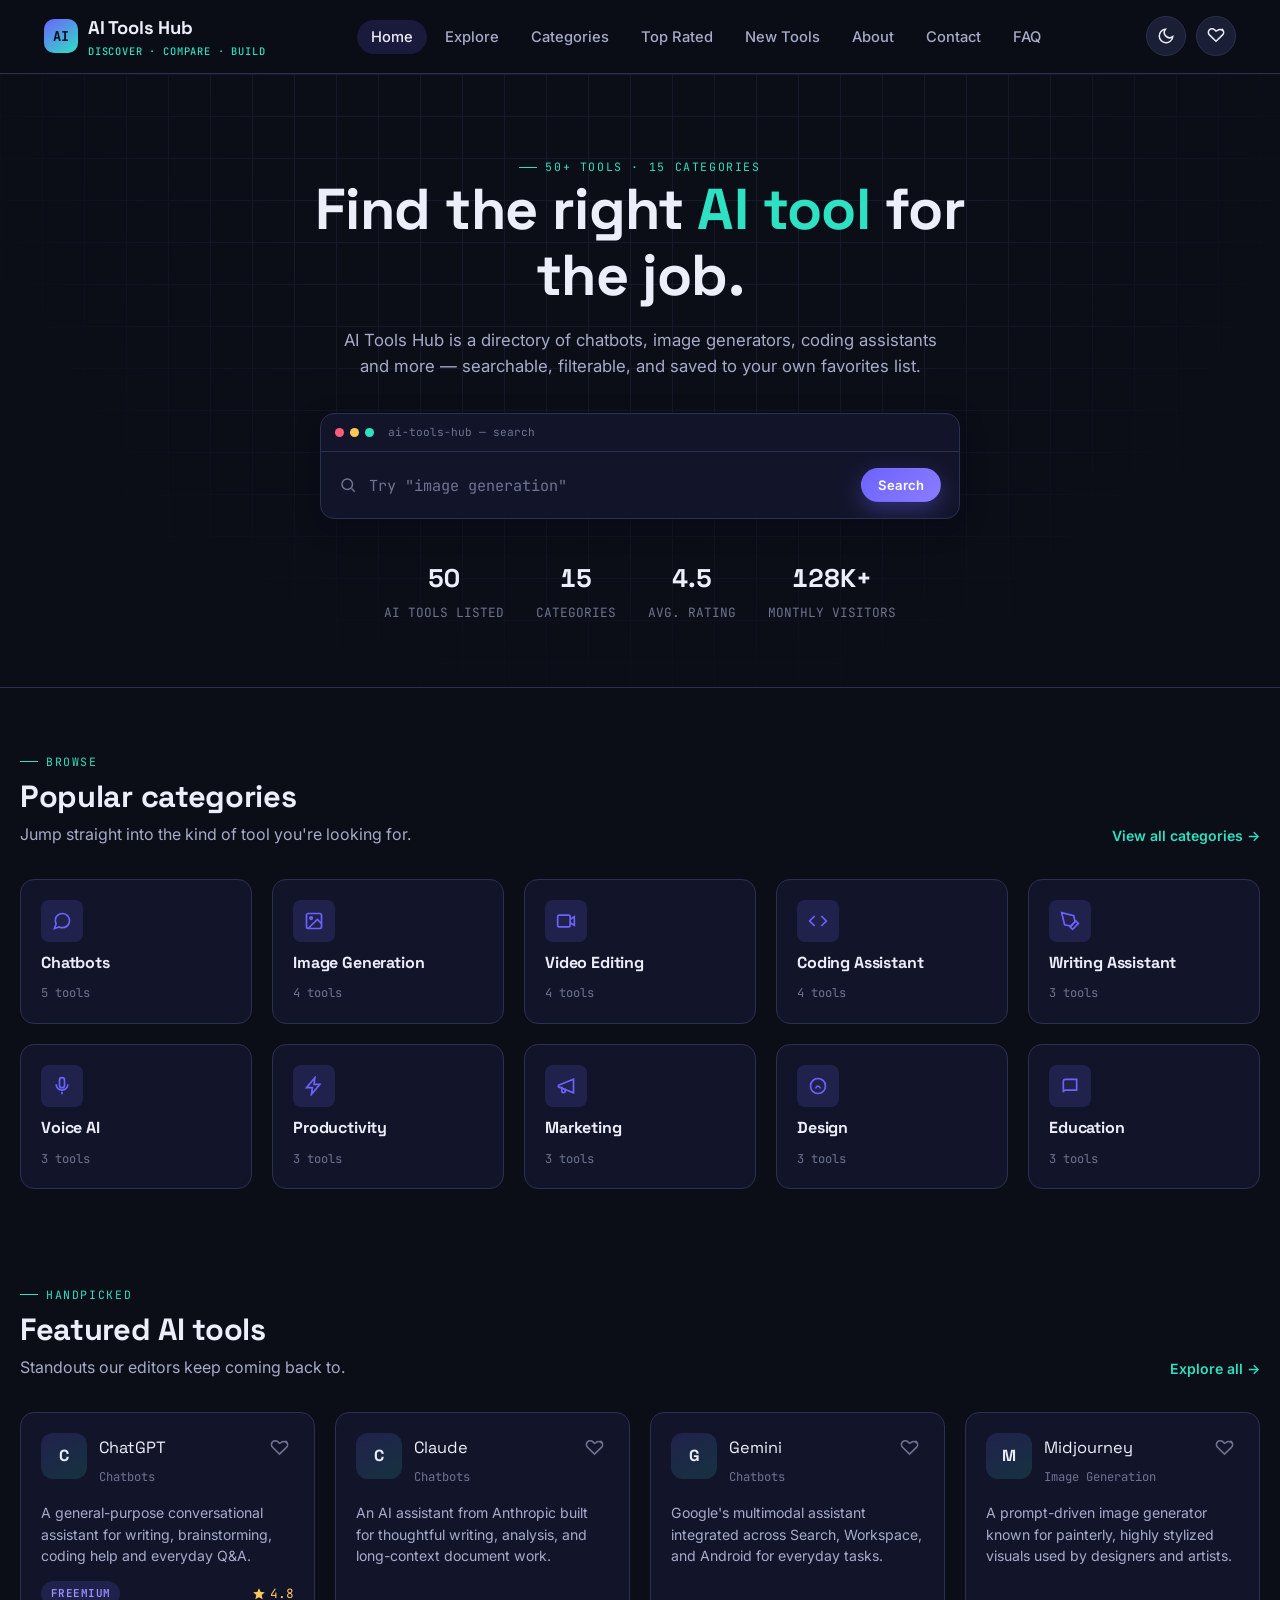
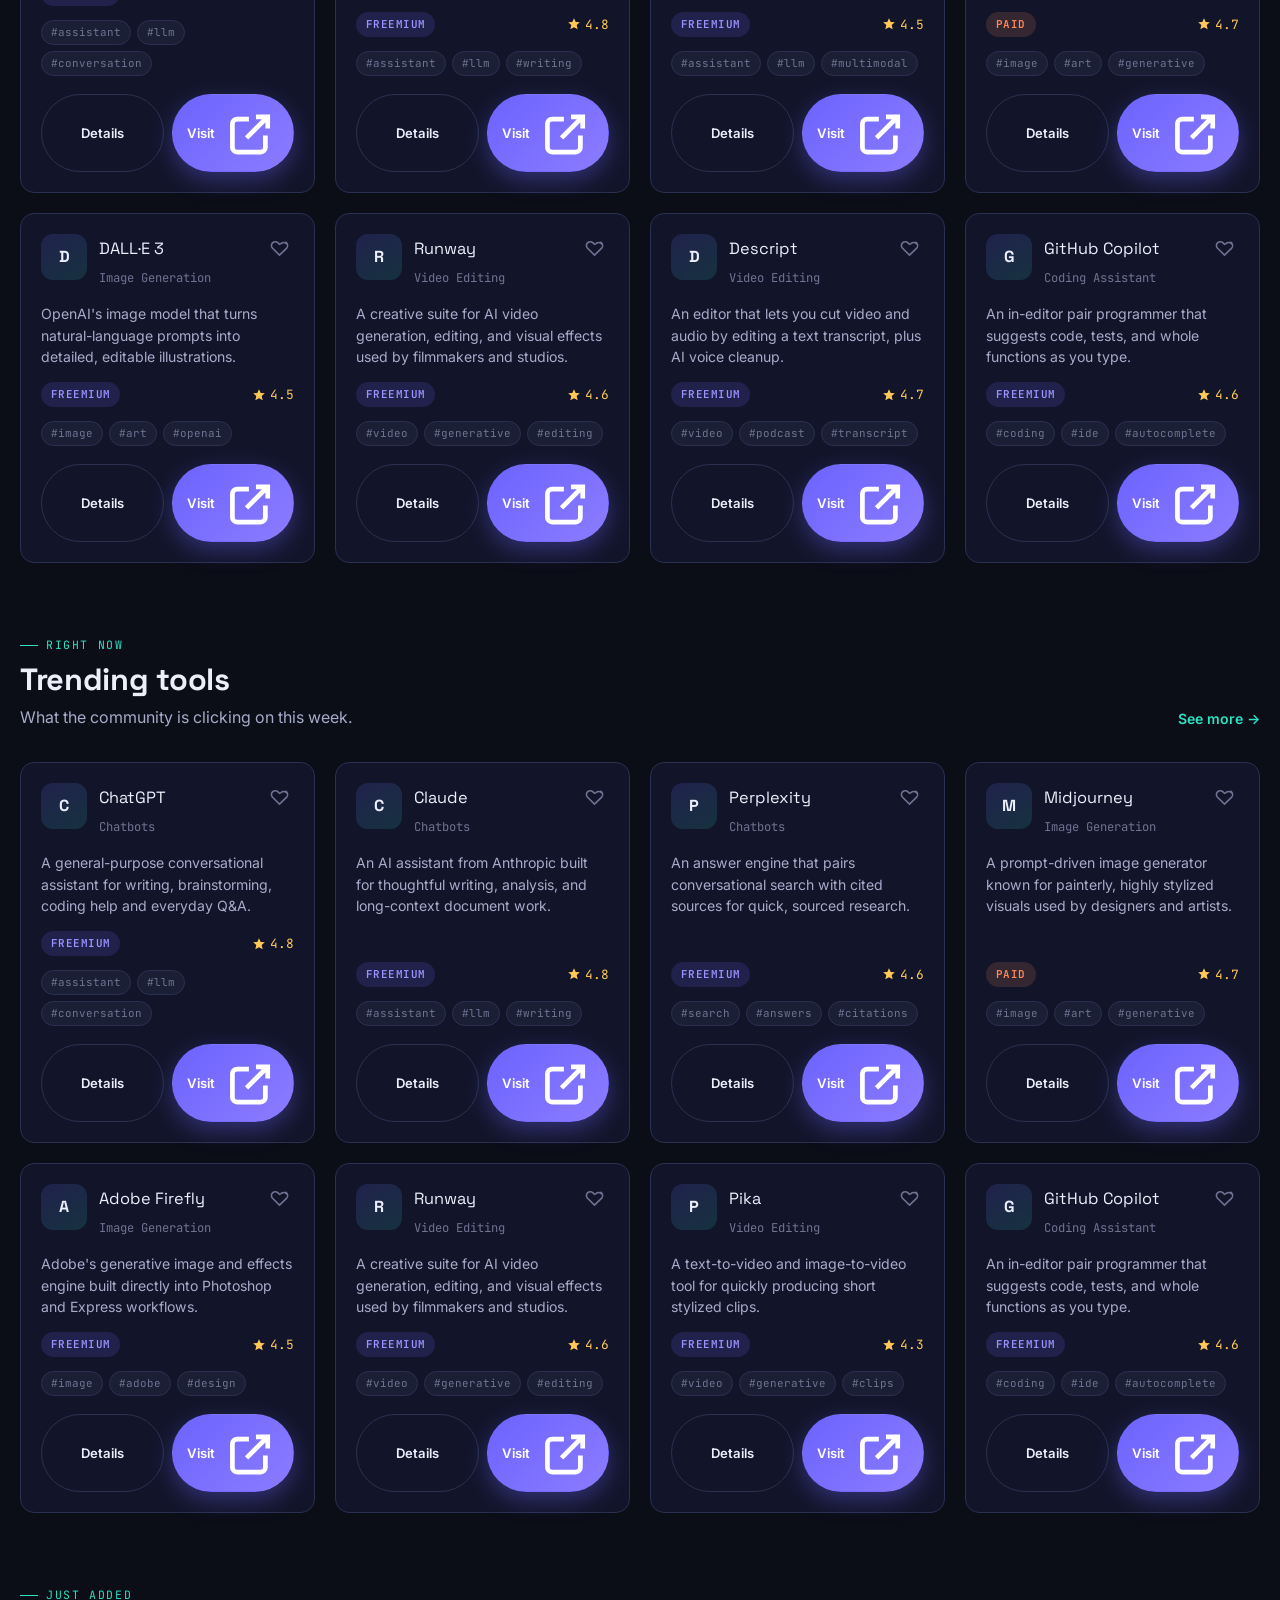
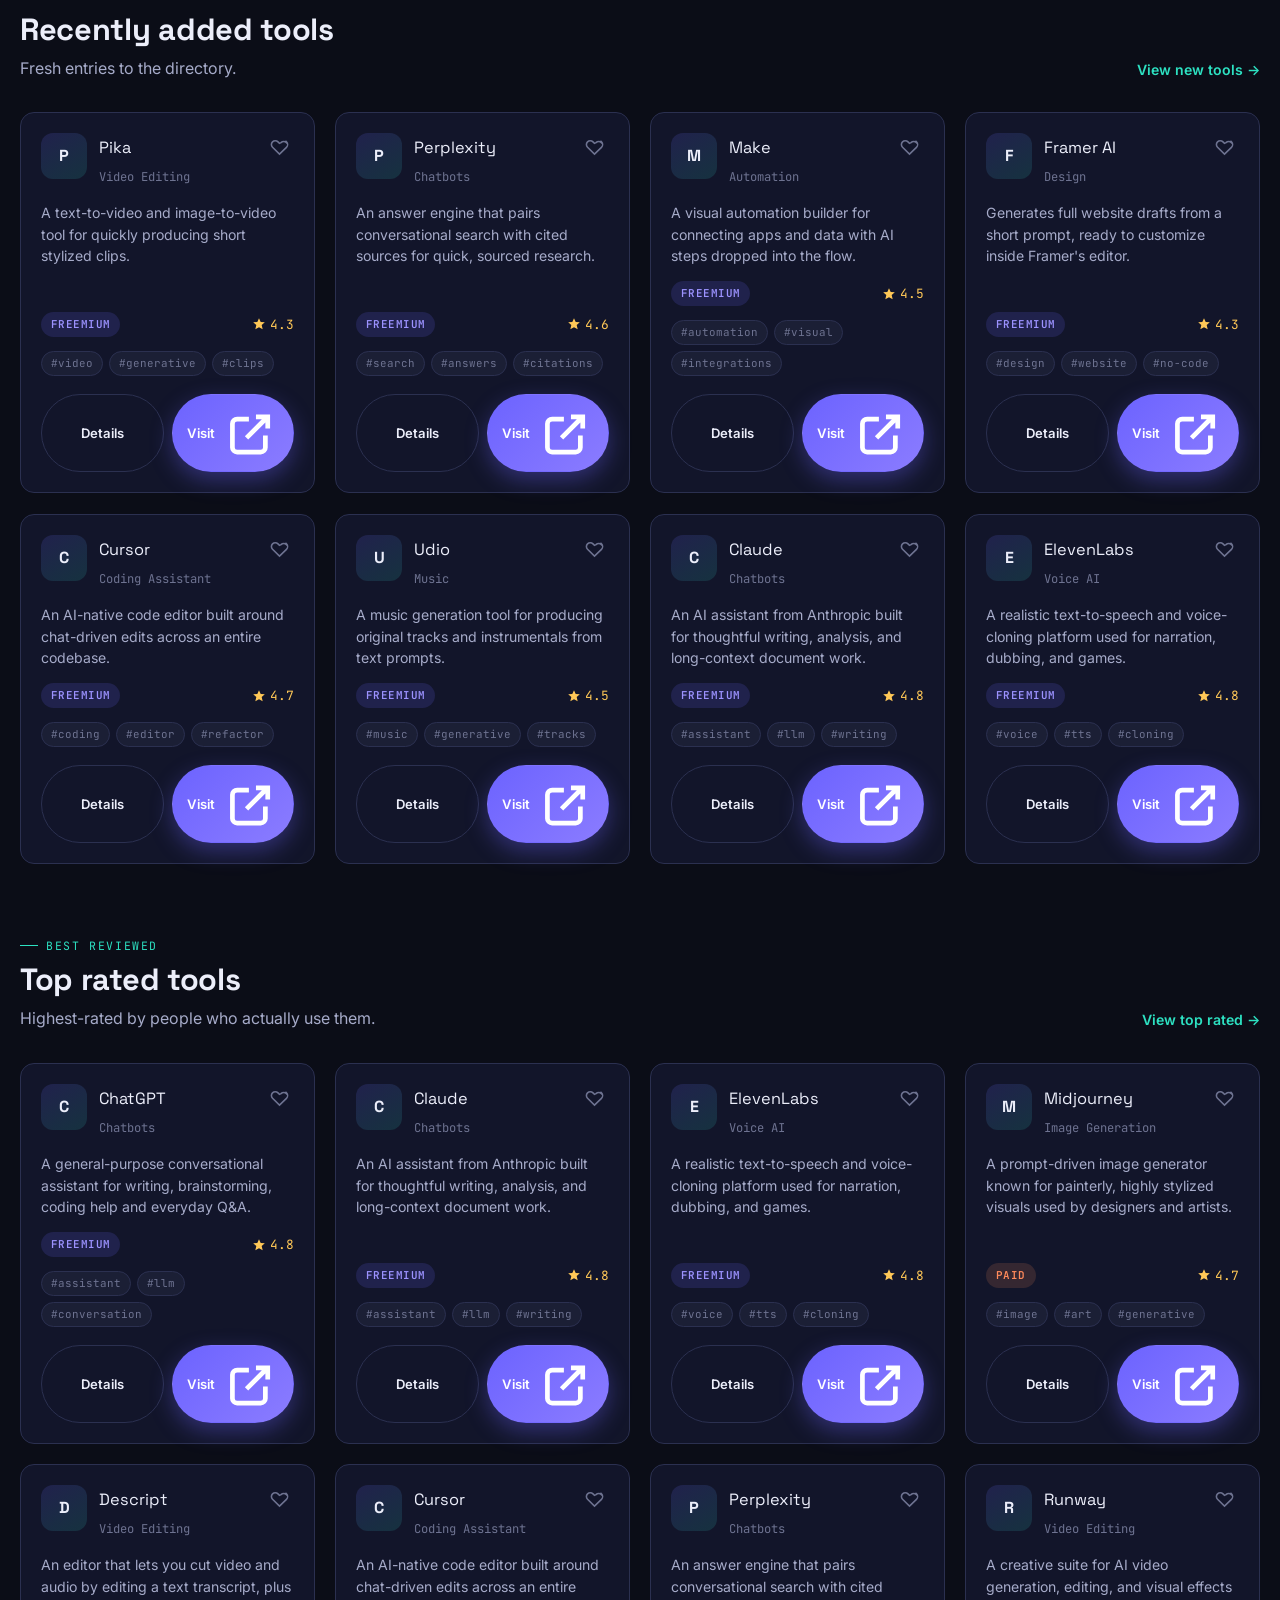
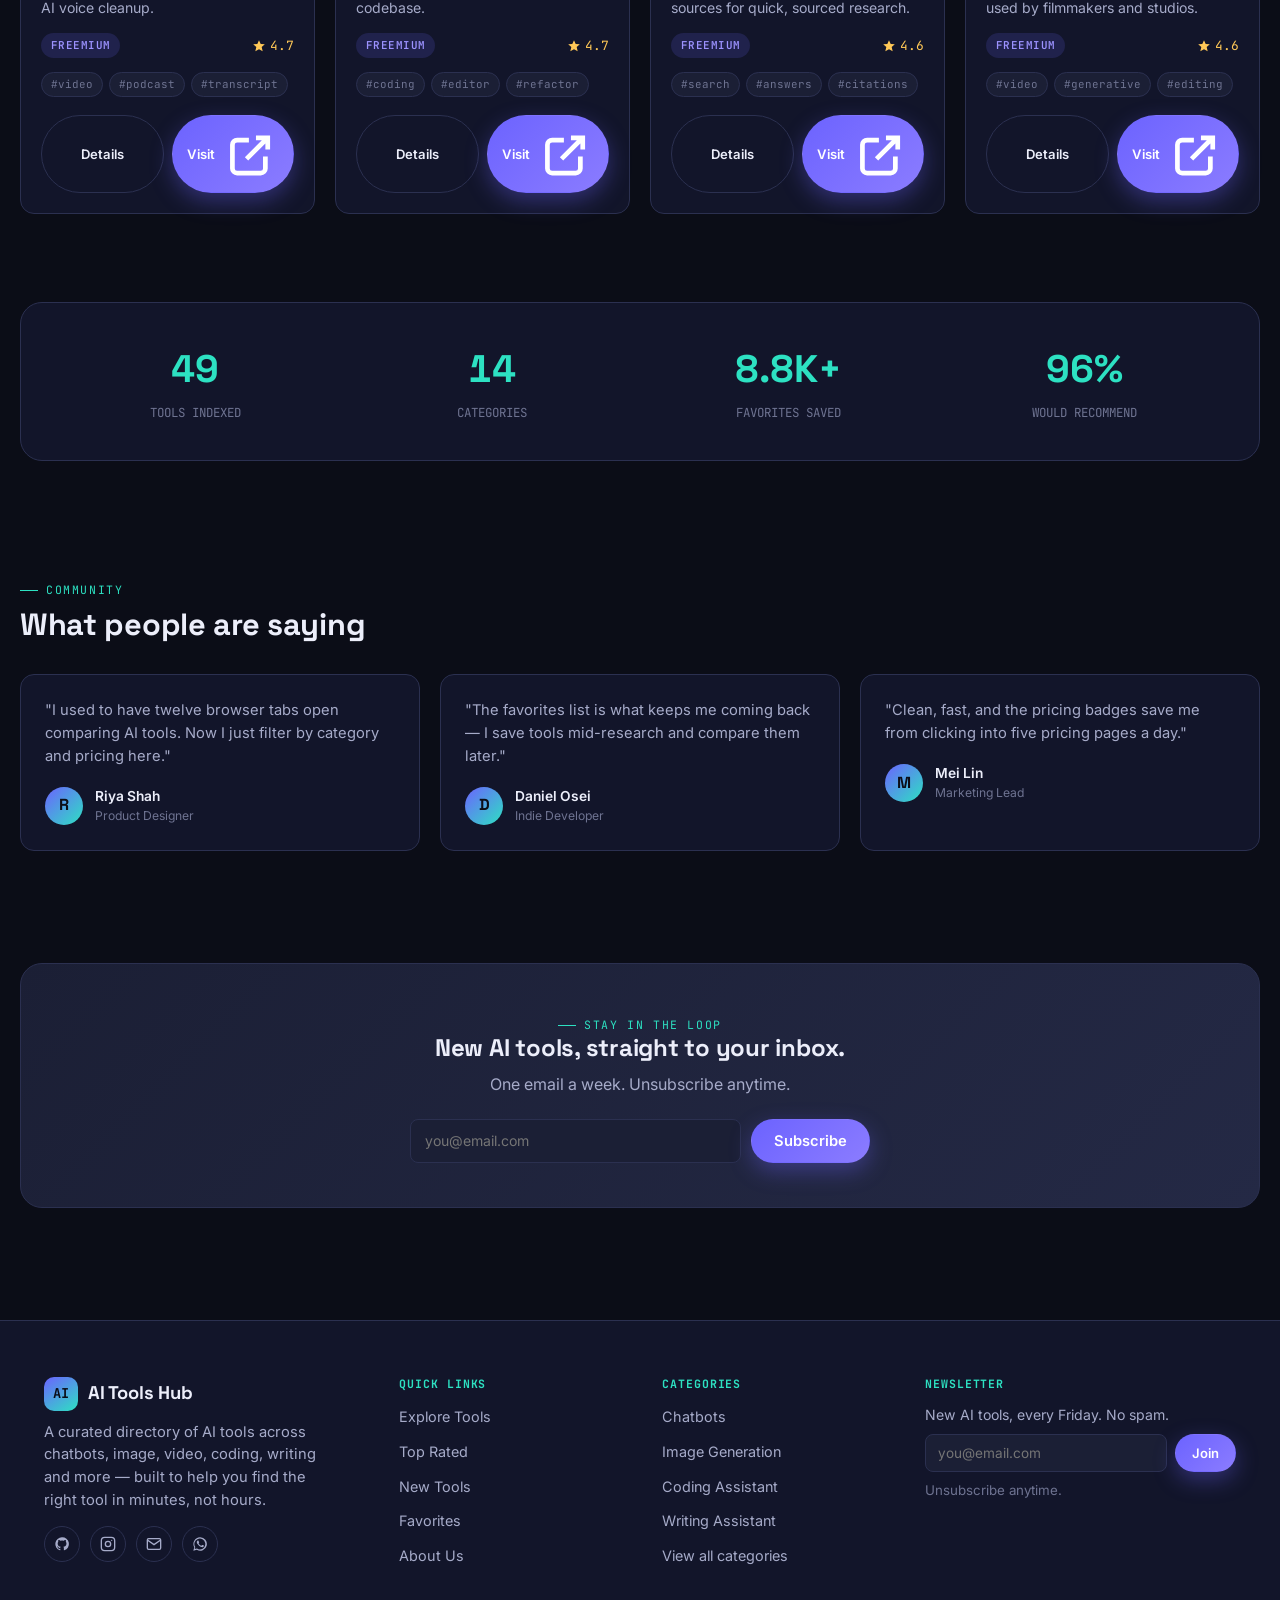
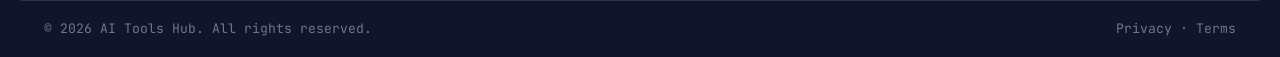
<file: index.html>
<!DOCTYPE html>
<html lang="en">
<head>
<meta charset="UTF-8">
<meta name="viewport" content="width=device-width, initial-scale=1.0">
<title>AI Tools Hub — Discover the Best AI Tools</title>
<meta name="description" content="Search, filter, and save the best AI tools for chatbots, image generation, coding, writing, and more.">
<meta name="theme-color" content="#0B0D17">
<link rel="preconnect" href="https://fonts.googleapis.com">
<link rel="preconnect" href="https://fonts.gstatic.com" crossorigin>
<link href="https://fonts.googleapis.com/css2?family=Space+Grotesk:wght@500;600;700&family=Inter:wght@400;500;600;700&family=JetBrains+Mono:wght@400;500;700&display=swap" rel="stylesheet">
<style>
/* ==========================================================================
   variables.css — Design tokens
   Signature direction: a "console" aesthetic — deep indigo surfaces,
   monospace data readouts on tool cards, violet + mint signal colors.
   ========================================================================== */

:root{
  /* ---- Type ---- */
  --font-display: 'Space Grotesk', 'Segoe UI', sans-serif;
  --font-body: 'Inter', 'Segoe UI', sans-serif;
  --font-mono: 'JetBrains Mono', 'Courier New', monospace;

  /* ---- Dark theme (default) ---- */
  --bg-0: #0B0D17;
  --bg-1: #12152400;
  --bg-1-solid: #12152A;
  --bg-2: #1B1F35;
  --bg-3: #242945;
  --border: #2B3050;
  --text-0: #ECEEFA;
  --text-1: #A6ABC9;
  --text-2: #6E7391;

  --accent: #6C63FF;
  --accent-soft: rgba(108,99,255,0.16);
  --accent-2: #2DE1C2;
  --accent-2-soft: rgba(45,225,194,0.14);
  --warn: #FF8A5B;
  --warn-soft: rgba(255,138,91,0.15);
  --danger: #FF5C7A;
  --star: #FFC857;

  --shadow-1: 0 1px 2px rgba(0,0,0,0.4);
  --shadow-2: 0 8px 24px rgba(6,8,20,0.45);
  --shadow-glow: 0 0 0 1px rgba(108,99,255,0.35), 0 12px 32px rgba(108,99,255,0.18);

  --radius-sm: 8px;
  --radius-md: 14px;
  --radius-lg: 22px;
  --radius-pill: 999px;

  --gap-xs: 6px;
  --gap-sm: 12px;
  --gap-md: 20px;
  --gap-lg: 32px;
  --gap-xl: 56px;

  --container: 1240px;
  --dur-fast: 150ms;
  --dur-med: 320ms;
  --dur-slow: 600ms;
  --ease: cubic-bezier(.22,.9,.32,1);
}

[data-theme="light"]{
  --bg-0: #F3F4FB;
  --bg-1-solid: #FFFFFF;
  --bg-2: #FFFFFF;
  --bg-3: #ECEDFA;
  --border: #DFE1F2;
  --text-0: #12142A;
  --text-1: #4C5074;
  --text-2: #7B7FA3;

  --accent-soft: rgba(108,99,255,0.10);
  --accent-2-soft: rgba(45,225,194,0.14);
  --warn-soft: rgba(255,138,91,0.14);

  --shadow-1: 0 1px 2px rgba(20,22,50,0.06);
  --shadow-2: 0 10px 30px rgba(20,22,50,0.09);
  --shadow-glow: 0 0 0 1px rgba(108,99,255,0.25), 0 12px 32px rgba(108,99,255,0.14);
}

@media (prefers-reduced-motion: reduce){
  *{ animation-duration: 0.001ms !important; animation-iteration-count: 1 !important; transition-duration: 0.001ms !important; scroll-behavior: auto !important; }
}
/* ==========================================================================
   style.css — Base + components
   ========================================================================== */

*, *::before, *::after{ box-sizing: border-box; }
html{ scroll-behavior: smooth; }
body{
  margin: 0;
  background: var(--bg-0);
  color: var(--text-0);
  font-family: var(--font-body);
  line-height: 1.55;
  -webkit-font-smoothing: antialiased;
  transition: background var(--dur-med) var(--ease), color var(--dur-med) var(--ease);
}

img{ max-width: 100%; display: block; }
a{ color: inherit; }
h1,h2,h3,h4{ font-family: var(--font-display); line-height: 1.15; margin: 0; letter-spacing: -0.01em; }
p{ margin: 0; }
ul{ margin: 0; padding: 0; }
button{ font-family: inherit; }

:focus-visible{ outline: 2px solid var(--accent-2); outline-offset: 2px; }

.container{ max-width: var(--container); margin: 0 auto; padding: 0 24px; }
.section{ padding: var(--gap-xl) 0; }
.section-tight{ padding: var(--gap-lg) 0; }

.eyebrow{
  font-family: var(--font-mono);
  font-size: 0.72rem;
  letter-spacing: 0.14em;
  text-transform: uppercase;
  color: var(--accent-2);
  display: inline-flex;
  align-items: center;
  gap: 8px;
}
.eyebrow::before{ content:''; width: 18px; height: 1px; background: var(--accent-2); }

.section-head{ display:flex; align-items:flex-end; justify-content:space-between; gap: var(--gap-md); margin-bottom: var(--gap-lg); flex-wrap: wrap; }
.section-head h2{ font-size: clamp(1.5rem, 2.4vw, 2.1rem); margin-top: 8px; }
.section-head p{ color: var(--text-1); max-width: 56ch; margin-top: 8px; }
.section-link{ font-size: 0.88rem; font-weight: 600; color: var(--accent-2); text-decoration:none; white-space: nowrap; }
.section-link:hover{ text-decoration: underline; }

/* ---- Buttons ---- */
.btn{
  display: inline-flex;
  align-items: center;
  justify-content: center;
  gap: 8px;
  padding: 12px 22px;
  border-radius: var(--radius-pill);
  font-weight: 600;
  font-size: 0.92rem;
  text-decoration: none;
  border: 1px solid transparent;
  cursor: pointer;
  transition: transform var(--dur-fast) var(--ease), box-shadow var(--dur-fast) var(--ease), border-color var(--dur-fast) var(--ease), background var(--dur-fast) var(--ease);
}
.btn:active{ transform: scale(0.97); }
.btn-primary{ background: linear-gradient(135deg, var(--accent), #8B7CFF); color: #fff; box-shadow: 0 8px 22px rgba(108,99,255,0.35); }
.btn-primary:hover{ transform: translateY(-2px); }
.btn-ghost{ background: transparent; border-color: var(--border); color: var(--text-0); }
.btn-ghost:hover{ border-color: var(--accent); }
.btn-sm{ padding: 8px 16px; font-size: 0.82rem; }
.btn-block{ width: 100%; }
.btn[disabled]{ opacity: .5; cursor: not-allowed; }

/* ---- Hero ---- */
.hero{
  position: relative;
  overflow: hidden;
  padding: 76px 0 64px;
  border-bottom: 1px solid var(--border);
}
.hero-inner{ position: relative; z-index: 2; max-width: 760px; margin: 0 auto; text-align: center; }
.hero h1{ font-size: clamp(2.2rem, 5.4vw, 3.6rem); }
.hero h1 .accent{ color: var(--accent-2); }
.hero-sub{ margin-top: 18px; color: var(--text-1); font-size: 1.05rem; max-width: 56ch; margin-left:auto; margin-right:auto; }

.console{
  margin: 34px auto 0;
  max-width: 640px;
  background: var(--bg-1-solid);
  border: 1px solid var(--border);
  border-radius: var(--radius-md);
  box-shadow: var(--shadow-2);
  overflow: hidden;
}
.console-bar{
  display: flex; align-items: center; gap: 6px;
  padding: 10px 14px;
  border-bottom: 1px solid var(--border);
  font-family: var(--font-mono);
  font-size: .7rem;
  color: var(--text-2);
}
.console-dot{ width: 9px; height: 9px; border-radius: 50%; background: var(--border); }
.console-dot:nth-child(1){ background:#FF5C7A; }
.console-dot:nth-child(2){ background:#FFC857; }
.console-dot:nth-child(3){ background:#2DE1C2; }
.console-label{ margin-left: 8px; }

.search-form{ display: flex; align-items: center; gap: 10px; padding: 16px 18px; }
.search-form svg{ width: 18px; height: 18px; color: var(--text-2); flex-shrink: 0; }
.search-input{
  flex: 1; min-width: 0;
  background: transparent; border: none; outline: none;
  color: var(--text-0); font-family: var(--font-mono); font-size: 0.95rem;
}
.search-input::placeholder{ color: var(--text-2); }

.hero-stats{ display:flex; gap: var(--gap-lg); justify-content:center; margin-top: 40px; flex-wrap: wrap; }
.hero-stat b{ font-family: var(--font-display); font-size: 1.6rem; display:block; }
.hero-stat span{ color: var(--text-2); font-size: 0.8rem; font-family: var(--font-mono); }

/* ---- Category grid ---- */
.category-grid{ display: grid; grid-template-columns: repeat(5, 1fr); gap: var(--gap-md); }
.category-card{
  background: var(--bg-1-solid);
  border: 1px solid var(--border);
  border-radius: var(--radius-md);
  padding: 20px;
  text-decoration: none;
  color: var(--text-0);
  display: flex; flex-direction: column; gap: 12px;
}
.cat-icon{
  width: 42px; height: 42px; border-radius: var(--radius-sm);
  background: var(--accent-soft);
  color: var(--accent);
  display: grid; place-items: center;
}
.cat-icon svg{ width: 20px; height: 20px; }
.category-card h3{ font-size: 1rem; }
.category-card span{ color: var(--text-2); font-family: var(--font-mono); font-size: 0.76rem; }

/* ---- Tool cards ---- */
.tool-grid{ display: grid; grid-template-columns: repeat(4, 1fr); gap: var(--gap-md); }
.tool-grid.list-view{ grid-template-columns: 1fr; }

.tool-card{
  background: var(--bg-1-solid);
  border: 1px solid var(--border);
  border-radius: var(--radius-md);
  padding: 20px;
  display: flex;
  flex-direction: column;
  gap: 14px;
  position: relative;
}
.tool-top{ display: flex; align-items: flex-start; gap: 12px; }
.tool-logo{
  width: 46px; height: 46px; border-radius: 12px;
  background: linear-gradient(150deg, var(--accent-soft), var(--accent-2-soft));
  color: var(--text-0);
  display: grid; place-items: center;
  font-family: var(--font-display); font-weight: 700;
  flex-shrink: 0;
}
.tool-name-row{ display:flex; align-items:center; justify-content:space-between; gap: 8px; }
.tool-name{ font-family: var(--font-display); font-size: 1.02rem; }
.tool-cat{ color: var(--text-2); font-size: 0.76rem; font-family: var(--font-mono); }

.fav-btn{
  background: none; border: none; cursor: pointer;
  color: var(--text-2);
  width: 30px; height: 30px; display:grid; place-items:center;
  border-radius: 50%;
  flex-shrink: 0;
  transition: color var(--dur-fast) var(--ease), transform var(--dur-fast) var(--ease);
}
.fav-btn svg{ width: 19px; height: 19px; }
.fav-btn:hover{ transform: scale(1.15); }
.fav-btn.active{ color: var(--danger); }
.fav-btn.active svg{ fill: var(--danger); }

.tool-desc{ color: var(--text-1); font-size: 0.88rem; flex: 1; }

.tool-meta-row{ display: flex; align-items: center; justify-content: space-between; gap: 8px; }
.badge{
  font-family: var(--font-mono);
  font-size: 0.68rem;
  font-weight: 600;
  padding: 4px 10px;
  border-radius: var(--radius-pill);
  text-transform: uppercase;
  letter-spacing: 0.04em;
}
.badge-free{ background: var(--accent-2-soft); color: var(--accent-2); }
.badge-freemium{ background: var(--accent-soft); color: #9C93FF; }
.badge-paid{ background: var(--warn-soft); color: var(--warn); }

.rating{ display:flex; align-items:center; gap: 4px; font-family: var(--font-mono); font-size: 0.8rem; color: var(--star); }
.rating svg{ width: 14px; height: 14px; fill: var(--star); }

.tag-row{ display:flex; flex-wrap: wrap; gap: 6px; }
.tag-chip{
  font-family: var(--font-mono);
  font-size: 0.68rem;
  color: var(--text-2);
  background: var(--bg-2);
  border: 1px solid var(--border);
  padding: 3px 9px;
  border-radius: var(--radius-pill);
}

.tool-actions{ display: flex; gap: 8px; margin-top: 4px; }
.tool-actions .btn{ flex: 1; padding: 10px 14px; font-size: 0.82rem; }

/* ---- Filters/toolbar (explore page) ---- */
.toolbar{
  display: flex; flex-wrap: wrap; gap: var(--gap-sm);
  align-items: center; justify-content: space-between;
  background: var(--bg-1-solid);
  border: 1px solid var(--border);
  border-radius: var(--radius-md);
  padding: 16px 18px;
  margin-bottom: var(--gap-lg);
}
.filter-group{ display: flex; flex-wrap: wrap; gap: 8px; }
.chip-btn{
  font-family: var(--font-mono);
  font-size: 0.78rem;
  padding: 7px 14px;
  border-radius: var(--radius-pill);
  border: 1px solid var(--border);
  background: var(--bg-2);
  color: var(--text-1);
  cursor: pointer;
  transition: all var(--dur-fast) var(--ease);
}
.chip-btn:hover{ border-color: var(--accent); color: var(--text-0); }
.chip-btn.active{ background: var(--accent); color: #fff; border-color: var(--accent); }

.select-input, .text-input, textarea.text-input{
  font-family: var(--font-body);
  background: var(--bg-2);
  border: 1px solid var(--border);
  color: var(--text-0);
  border-radius: var(--radius-sm);
  padding: 10px 14px;
  font-size: 0.88rem;
}
.select-input{ font-family: var(--font-mono); }

.results-count{ font-family: var(--font-mono); font-size: 0.8rem; color: var(--text-2); }

.empty-state{
  text-align: center;
  padding: 60px 20px;
  color: var(--text-1);
}
.empty-state svg{ width: 54px; height: 54px; color: var(--text-2); margin: 0 auto 16px; }
.empty-state h3{ margin-bottom: 6px; }

.pagination{ display:flex; justify-content:center; gap: 8px; margin-top: var(--gap-lg); }
.page-btn{
  width: 38px; height: 38px; border-radius: var(--radius-sm);
  border: 1px solid var(--border); background: var(--bg-2); color: var(--text-1);
  font-family: var(--font-mono); cursor: pointer;
}
.page-btn.active{ background: var(--accent); border-color: var(--accent); color:#fff; }

/* ---- Stats section ---- */
.stats-strip{
  display: grid; grid-template-columns: repeat(4,1fr);
  gap: var(--gap-md);
  background: var(--bg-1-solid);
  border: 1px solid var(--border);
  border-radius: var(--radius-lg);
  padding: 36px;
}
.stat-item{ text-align: center; }
.stat-item b{ font-family: var(--font-display); font-size: clamp(1.8rem,3vw,2.6rem); color: var(--accent-2); display:block; }
.stat-item span{ color: var(--text-2); font-family: var(--font-mono); font-size: 0.78rem; }

/* ---- Testimonials ---- */
.testimonial-grid{ display: grid; grid-template-columns: repeat(3,1fr); gap: var(--gap-md); }
.testimonial-card{
  background: var(--bg-1-solid); border: 1px solid var(--border);
  border-radius: var(--radius-md); padding: 24px;
}
.testimonial-card p{ color: var(--text-1); font-size: 0.92rem; }
.testimonial-who{ display:flex; align-items:center; gap: 12px; margin-top: 18px; }
.avatar{
  width: 38px; height: 38px; border-radius: 50%;
  background: linear-gradient(135deg, var(--accent), var(--accent-2));
  display:grid; place-items:center; color:#0B0D17; font-weight:700; font-family: var(--font-display);
}
.who-name{ font-size: 0.86rem; font-weight: 600; }
.who-role{ font-size: 0.76rem; color: var(--text-2); }

/* ---- Newsletter ---- */
.newsletter-panel{
  background: linear-gradient(135deg, var(--bg-2), var(--bg-3));
  border: 1px solid var(--border);
  border-radius: var(--radius-lg);
  padding: 44px;
  text-align: center;
}
.newsletter-panel form{ display:flex; gap:10px; max-width: 460px; margin: 22px auto 0; }
.newsletter-panel input{ flex:1; }

/* ---- Toast ---- */
.toast-stack{ position: fixed; bottom: 24px; left: 24px; z-index: 500; display:flex; flex-direction:column; gap:10px; }
.toast{
  background: var(--bg-1-solid);
  border: 1px solid var(--border);
  border-left: 3px solid var(--accent-2);
  border-radius: var(--radius-sm);
  padding: 12px 16px;
  font-size: 0.85rem;
  box-shadow: var(--shadow-2);
  min-width: 240px;
  animation: slideUp 260ms var(--ease) both;
}
.toast.error{ border-left-color: var(--danger); }
.toast.info{ border-left-color: var(--text-2); }

/* ---- Scroll progress ---- */
.scroll-progress{
  position: fixed; top: 0; left: 0; height: 3px;
  background: linear-gradient(90deg, var(--accent), var(--accent-2));
  width: 0%; z-index: 400;
}

/* ---- Page header (interior pages) ---- */
.page-header{ padding: 52px 0 32px; border-bottom: 1px solid var(--border); }
.breadcrumbs{ font-family: var(--font-mono); font-size: 0.76rem; color: var(--text-2); margin-bottom: 14px; }
.breadcrumbs a{ color: var(--text-2); text-decoration: none; }
.breadcrumbs a:hover{ color: var(--accent-2); }
.page-header h1{ font-size: clamp(1.8rem, 3.6vw, 2.6rem); }
.page-header p{ color: var(--text-1); margin-top: 10px; max-width: 60ch; }

/* ---- Category detail chips (categories page) ---- */
.cat-legend{ display:flex; flex-wrap:wrap; gap: 8px; margin-bottom: var(--gap-lg); }

/* ---- Tool details page ---- */
.details-layout{ display: grid; grid-template-columns: 2fr 1fr; gap: var(--gap-lg); align-items: start; }
.details-main{
  background: var(--bg-1-solid); border: 1px solid var(--border); border-radius: var(--radius-lg); padding: 32px;
}
.details-head{ display:flex; gap: 18px; align-items:flex-start; }
.details-head .tool-logo{ width: 64px; height: 64px; font-size: 1.4rem; border-radius: 16px; }
.details-head h1{ font-size: 1.7rem; }
.details-section{ margin-top: 26px; }
.details-section h3{ font-size: 0.95rem; margin-bottom: 10px; }
.details-section p{ color: var(--text-1); }
.feature-list{ list-style: none; display: flex; flex-direction: column; gap: 10px; }
.feature-list li{ display:flex; gap: 10px; align-items:flex-start; color: var(--text-1); font-size: 0.9rem; }
.feature-list svg{ width: 16px; height: 16px; color: var(--accent-2); margin-top: 3px; flex-shrink: 0; }

.details-side{
  background: var(--bg-1-solid); border: 1px solid var(--border); border-radius: var(--radius-lg); padding: 24px;
  display: flex; flex-direction: column; gap: 16px;
}
.side-row{ display:flex; justify-content: space-between; font-size: 0.86rem; padding: 10px 0; border-bottom: 1px solid var(--border); }
.side-row:last-of-type{ border-bottom: none; }
.side-row span{ color: var(--text-2); }

.related-grid{ display:grid; grid-template-columns: repeat(3,1fr); gap: var(--gap-md); margin-top: var(--gap-md); }

/* ---- FAQ accordion ---- */
.faq-list{ display: flex; flex-direction: column; gap: 12px; max-width: 820px; }
.faq-item{ background: var(--bg-1-solid); border: 1px solid var(--border); border-radius: var(--radius-md); overflow: hidden; }
.faq-q{
  width: 100%; text-align: left; background: none; border: none; cursor: pointer;
  padding: 18px 20px; display:flex; align-items:center; justify-content:space-between; gap: 12px;
  color: var(--text-0); font-weight: 600; font-size: 0.95rem;
}
.faq-q svg{ width: 18px; height: 18px; flex-shrink: 0; transition: transform var(--dur-med) var(--ease); color: var(--text-2); }
.faq-item.open .faq-q svg{ transform: rotate(45deg); color: var(--accent-2); }
.faq-a{ max-height: 0; overflow: hidden; transition: max-height var(--dur-med) var(--ease); }
.faq-a-inner{ padding: 0 20px 20px; color: var(--text-1); font-size: 0.9rem; }
.faq-item.open .faq-a{ max-height: 320px; }

/* ---- Contact / forms ---- */
.form-grid{ display:grid; grid-template-columns: 1fr 1fr; gap: 16px; }
.form-field{ display:flex; flex-direction:column; gap: 6px; margin-bottom: 16px; }
.form-field label{ font-size: 0.82rem; color: var(--text-1); font-weight: 600; }
.form-field .error-msg{ font-size: 0.76rem; color: var(--danger); display:none; }
.form-field.invalid .text-input{ border-color: var(--danger); }
.form-field.invalid .error-msg{ display:block; }
.form-field.full{ grid-column: 1 / -1; }
.contact-layout{ display:grid; grid-template-columns: 1fr 1fr; gap: var(--gap-lg); }
.contact-info-card{ background: var(--bg-1-solid); border:1px solid var(--border); border-radius: var(--radius-lg); padding: 28px; }
.info-row{ display:flex; gap: 12px; align-items:flex-start; margin-bottom: 20px; }
.info-row svg{ width:18px; height:18px; color: var(--accent-2); margin-top:2px; flex-shrink:0; }
.info-row h4{ font-size: 0.9rem; margin-bottom: 2px; }
.info-row span{ color: var(--text-2); font-size: 0.84rem; }

.form-success{
  display:none; background: var(--accent-2-soft); border:1px solid var(--accent-2);
  color: var(--accent-2); padding: 14px 18px; border-radius: var(--radius-sm); font-size: 0.86rem; margin-bottom: 16px;
}
.form-success.show{ display:block; }

/* ---- Legal pages ---- */
.legal-body{ max-width: 780px; }
.legal-body h2{ font-size: 1.2rem; margin-top: 36px; margin-bottom: 10px; }
.legal-body h2:first-child{ margin-top: 0; }
.legal-body p, .legal-body li{ color: var(--text-1); font-size: 0.93rem; margin-bottom: 10px; }
.legal-body ul{ padding-left: 20px; list-style: disc; }
.legal-updated{ font-family: var(--font-mono); font-size: 0.78rem; color: var(--text-2); margin-bottom: 30px; }

/* ---- 404 ---- */
.error-page{ min-height: 60vh; display:flex; flex-direction:column; align-items:center; justify-content:center; text-align:center; padding: 80px 20px; }
.error-code{ font-family: var(--font-display); font-size: clamp(5rem, 16vw, 9rem); color: var(--accent); line-height:1; }
.error-page p{ color: var(--text-1); margin: 14px 0 26px; max-width: 46ch; }

/* ---- Favorites empty ---- */
.fav-toolbar{ display:flex; justify-content:space-between; align-items:center; margin-bottom: var(--gap-lg); flex-wrap: wrap; gap: 12px; }

/* ---- Utility ---- */
.text-center{ text-align:center; }
.mt-lg{ margin-top: var(--gap-lg); }
.flex-center{ display:flex; align-items:center; justify-content:center; }
/* ==========================================================================
   navbar.css
   ========================================================================== */

.site-header{
  position: sticky;
  top: 0;
  z-index: 200;
  background: color-mix(in srgb, var(--bg-0) 88%, transparent);
  backdrop-filter: blur(14px);
  border-bottom: 1px solid var(--border);
}

.navbar{
  max-width: var(--container);
  margin: 0 auto;
  padding: 14px 24px;
  display: flex;
  align-items: center;
  justify-content: space-between;
  gap: var(--gap-md);
}

.brand{
  display: flex;
  align-items: center;
  gap: 10px;
  font-family: var(--font-display);
  font-weight: 700;
  font-size: 1.15rem;
  color: var(--text-0);
  text-decoration: none;
  letter-spacing: -0.01em;
}

.brand-mark{
  width: 34px; height: 34px;
  border-radius: 10px;
  background: linear-gradient(145deg, var(--accent), var(--accent-2));
  display: grid; place-items: center;
  color: #0B0D17;
  font-family: var(--font-mono);
  font-weight: 700;
  font-size: 0.85rem;
  flex-shrink: 0;
}

.brand small{
  font-family: var(--font-mono);
  font-weight: 500;
  color: var(--accent-2);
  font-size: 0.65rem;
  display: block;
  letter-spacing: 0.08em;
}

.nav-links{
  display: flex;
  align-items: center;
  gap: 4px;
  list-style: none;
}

.nav-links a{
  color: var(--text-1);
  text-decoration: none;
  font-size: 0.92rem;
  font-weight: 500;
  padding: 8px 14px;
  border-radius: var(--radius-pill);
  transition: color var(--dur-fast) var(--ease), background var(--dur-fast) var(--ease);
  white-space: nowrap;
}

.nav-links a:hover,
.nav-links a:focus-visible{
  color: var(--text-0);
  background: var(--bg-2);
}

.nav-links a.active{
  color: var(--text-0);
  background: var(--accent-soft);
}

.nav-actions{
  display: flex;
  align-items: center;
  gap: 10px;
}

.icon-btn{
  width: 40px; height: 40px;
  display: grid; place-items: center;
  border-radius: var(--radius-pill);
  border: 1px solid var(--border);
  background: var(--bg-2);
  color: var(--text-0);
  cursor: pointer;
  transition: transform var(--dur-fast) var(--ease), border-color var(--dur-fast) var(--ease);
}
.icon-btn:hover{ border-color: var(--accent); transform: translateY(-1px); }
.icon-btn svg{ width: 18px; height: 18px; }

.theme-toggle .sun{ display:none; }
[data-theme="light"] .theme-toggle .moon{ display:none; }
[data-theme="light"] .theme-toggle .sun{ display:block; }

.fav-count{
  position: absolute;
  top: -4px; right: -4px;
  background: var(--warn);
  color: #1a0a02;
  font-family: var(--font-mono);
  font-size: 0.62rem;
  font-weight: 700;
  min-width: 16px; height: 16px;
  border-radius: 999px;
  display: grid; place-items: center;
  padding: 0 3px;
}

.nav-actions .icon-btn{ position: relative; }

.menu-toggle{ display: none; }

.mobile-drawer{
  display: none;
}

/* Mobile nav */
@media (max-width: 900px){
  .nav-links{ display: none; }
  .menu-toggle{ display: grid; }

  .mobile-drawer{
    display: block;
    position: fixed;
    inset: 0 0 0 auto;
    width: min(78vw, 320px);
    height: 100vh;
    background: var(--bg-1-solid);
    border-left: 1px solid var(--border);
    transform: translateX(100%);
    transition: transform var(--dur-med) var(--ease);
    z-index: 300;
    padding: 24px;
    overflow-y: auto;
  }
  .mobile-drawer.open{ transform: translateX(0); }
  .mobile-drawer ul{ list-style: none; display: flex; flex-direction: column; gap: 4px; margin-top: 28px; }
  .mobile-drawer a{
    display: block; padding: 12px 14px; border-radius: var(--radius-sm);
    color: var(--text-1); text-decoration: none; font-weight: 500;
  }
  .mobile-drawer a.active, .mobile-drawer a:hover{ color: var(--text-0); background: var(--bg-2); }

  .drawer-close{
    display: flex; justify-content: flex-end;
  }

  .drawer-overlay{
    position: fixed; inset: 0; background: rgba(3,4,10,0.55);
    opacity: 0; pointer-events: none; transition: opacity var(--dur-med) var(--ease);
    z-index: 290;
  }
  .drawer-overlay.open{ opacity: 1; pointer-events: auto; }
}
/* ==========================================================================
   footer.css
   ========================================================================== */

.site-footer{
  background: var(--bg-1-solid);
  border-top: 1px solid var(--border);
  margin-top: var(--gap-xl);
}

.footer-top{
  max-width: var(--container);
  margin: 0 auto;
  padding: var(--gap-xl) 24px var(--gap-lg);
  display: grid;
  grid-template-columns: 1.4fr 1fr 1fr 1.2fr;
  gap: var(--gap-lg);
}

.footer-brand p{
  color: var(--text-1);
  font-size: 0.92rem;
  max-width: 32ch;
  margin-top: 10px;
}

.footer-col h4{
  font-family: var(--font-mono);
  text-transform: uppercase;
  letter-spacing: 0.08em;
  font-size: 0.72rem;
  color: var(--accent-2);
  margin-bottom: 14px;
}

.footer-col ul{ list-style: none; display: flex; flex-direction: column; gap: 10px; }
.footer-col a{
  color: var(--text-1);
  text-decoration: none;
  font-size: 0.9rem;
  transition: color var(--dur-fast) var(--ease);
}
.footer-col a:hover{ color: var(--text-0); }

.footer-newsletter form{
  display: flex;
  gap: 8px;
  margin-top: 8px;
}
.footer-newsletter input{
  flex: 1;
  min-width: 0;
  padding: 10px 12px;
  border-radius: var(--radius-sm);
  border: 1px solid var(--border);
  background: var(--bg-2);
  color: var(--text-0);
  font-size: 0.85rem;
}
.footer-newsletter small{ display:block; margin-top: 8px; color: var(--text-2); }

.social-row{
  display: flex;
  gap: 10px;
  margin-top: 14px;
}
.social-row a{
  width: 36px; height: 36px;
  border-radius: 999px;
  border: 1px solid var(--border);
  display: grid; place-items: center;
  color: var(--text-1);
}
.social-row a:hover{ color: var(--accent-2); border-color: var(--accent-2); }
.social-row svg{ width: 16px; height: 16px; }

.footer-bottom{
  border-top: 1px solid var(--border);
  padding: 18px 24px;
  max-width: var(--container);
  margin: 0 auto;
  display: flex;
  align-items: center;
  justify-content: space-between;
  gap: 12px;
  font-size: 0.82rem;
  color: var(--text-2);
  font-family: var(--font-mono);
}

.back-to-top{
  position: fixed;
  right: 24px; bottom: 24px;
  width: 46px; height: 46px;
  border-radius: 999px;
  background: var(--accent);
  color: #fff;
  border: none;
  display: grid; place-items: center;
  cursor: pointer;
  opacity: 0; pointer-events: none;
  transform: translateY(10px);
  transition: all var(--dur-med) var(--ease);
  box-shadow: var(--shadow-2);
  z-index: 150;
}
.back-to-top.show{ opacity: 1; pointer-events: auto; transform: translateY(0); }
.back-to-top svg{ width: 18px; height: 18px; }

@media (max-width: 860px){
  .footer-top{ grid-template-columns: 1fr 1fr; }
  .footer-bottom{ flex-direction: column; text-align: center; }
}
@media (max-width: 520px){
  .footer-top{ grid-template-columns: 1fr; }
}
/* ==========================================================================
   animations.css
   ========================================================================== */

@keyframes fadeIn{ from{ opacity:0; } to{ opacity:1; } }
@keyframes slideUp{ from{ opacity:0; transform: translateY(24px); } to{ opacity:1; transform: translateY(0); } }
@keyframes popIn{ from{ opacity:0; transform: scale(.92); } to{ opacity:1; transform: scale(1); } }
@keyframes spin{ to{ transform: rotate(360deg); } }
@keyframes pulseGlow{
  0%,100%{ box-shadow: 0 0 0 0 rgba(108,99,255,0.35); }
  50%{ box-shadow: 0 0 0 8px rgba(108,99,255,0); }
}
@keyframes gridDrift{
  from{ background-position: 0 0; }
  to{ background-position: 60px 60px; }
}
@keyframes blink{ 50%{ opacity: 0; } }
@keyframes floatY{
  0%,100%{ transform: translateY(0); }
  50%{ transform: translateY(-10px); }
}
@keyframes ripple{
  from{ transform: scale(0); opacity: .55; }
  to{ transform: scale(2.6); opacity: 0; }
}

.fade-in{ animation: fadeIn var(--dur-slow) var(--ease) both; }
.slide-up{ animation: slideUp var(--dur-slow) var(--ease) both; }
.pop-in{ animation: popIn var(--dur-med) var(--ease) both; }

/* Scroll reveal: JS toggles .in-view */
.reveal{
  opacity: 0;
  transform: translateY(28px);
  transition: opacity 700ms var(--ease), transform 700ms var(--ease);
}
.reveal.in-view{ opacity: 1; transform: translateY(0); }
.reveal-stagger > *{ transition-delay: calc(var(--stagger-i, 0) * 70ms); }

/* Hover lift */
.hover-lift{ transition: transform var(--dur-med) var(--ease), box-shadow var(--dur-med) var(--ease); }
.hover-lift:hover{ transform: translateY(-6px); box-shadow: var(--shadow-2); }

/* Card tilt (JS sets --rx/--ry via pointer move) */
.tilt{
  --rx: 0deg; --ry: 0deg;
  transform: perspective(800px) rotateX(var(--rx)) rotateY(var(--ry));
  transition: transform 200ms var(--ease);
  will-change: transform;
}

/* Ripple buttons */
.ripple-btn{ position: relative; overflow: hidden; }
.ripple-span{
  position: absolute;
  border-radius: 999px;
  background: rgba(255,255,255,0.55);
  pointer-events: none;
  animation: ripple 650ms ease-out forwards;
}

/* Loading spinner */
.spinner{
  width: 34px; height: 34px;
  border-radius: 50%;
  border: 3px solid var(--border);
  border-top-color: var(--accent);
  animation: spin 800ms linear infinite;
}
.loading-screen{
  position: fixed; inset: 0; z-index: 999;
  background: var(--bg-0);
  display: grid; place-items: center;
  gap: 14px;
  transition: opacity 500ms var(--ease), visibility 500ms;
}
.loading-screen.hide{ opacity: 0; visibility: hidden; }
.loading-screen span{ font-family: var(--font-mono); color: var(--text-2); font-size: .8rem; letter-spacing: .08em; }

/* Typing effect caret */
.caret{
  display: inline-block; width: 2px; height: 1em;
  background: var(--accent-2);
  margin-left: 2px;
  animation: blink 900ms step-end infinite;
  vertical-align: middle;
}

/* Animated grid backdrop for hero */
.grid-backdrop{
  position: absolute; inset: 0;
  background-image:
    linear-gradient(var(--border) 1px, transparent 1px),
    linear-gradient(90deg, var(--border) 1px, transparent 1px);
  background-size: 42px 42px;
  opacity: 0.35;
  animation: gridDrift 14s linear infinite;
  mask-image: radial-gradient(ellipse at 50% 0%, black 40%, transparent 78%);
}
.floaty{ animation: floatY 6s ease-in-out infinite; }

/* Counters (JS drives the number, this is just presentational) */
.counter-num{ font-variant-numeric: tabular-nums; }

/* Skeleton / lazy loading shimmer */
@keyframes shimmer{ 0%{ background-position: -300px 0; } 100%{ background-position: 300px 0; } }
.skeleton{
  background: linear-gradient(90deg, var(--bg-2) 25%, var(--bg-3) 37%, var(--bg-2) 63%);
  background-size: 300px 100%;
  animation: shimmer 1.4s linear infinite;
  border-radius: var(--radius-md);
}
/* ==========================================================================
   responsive.css — mobile-first breakpoint overrides
   ========================================================================== */

@media (max-width: 1080px){
  .category-grid{ grid-template-columns: repeat(3,1fr); }
  .tool-grid{ grid-template-columns: repeat(3,1fr); }
  .testimonial-grid{ grid-template-columns: repeat(2,1fr); }
  .stats-strip{ grid-template-columns: repeat(2,1fr); }
}

@media (max-width: 860px){
  .details-layout{ grid-template-columns: 1fr; }
  .contact-layout{ grid-template-columns: 1fr; }
  .related-grid{ grid-template-columns: repeat(2,1fr); }
}

@media (max-width: 720px){
  .category-grid{ grid-template-columns: repeat(2,1fr); }
  .tool-grid{ grid-template-columns: repeat(2,1fr); }
  .testimonial-grid{ grid-template-columns: 1fr; }
  .stats-strip{ grid-template-columns: repeat(2,1fr); gap: var(--gap-md); padding: 24px; }
  .hero{ padding: 56px 0 44px; }
  .form-grid{ grid-template-columns: 1fr; }
  .toolbar{ flex-direction: column; align-items: stretch; }
  .section-head{ flex-direction: column; align-items: flex-start; }
}

@media (max-width: 520px){
  .category-grid{ grid-template-columns: 1fr 1fr; }
  .tool-grid{ grid-template-columns: 1fr; }
  .related-grid{ grid-template-columns: 1fr; }
  .footer-newsletter form{ flex-direction: column; }
  .hero-stats{ gap: var(--gap-md); }
  .navbar{ padding: 12px 16px; }
  .container{ padding: 0 16px; }
  .details-head{ flex-direction: column; }
  .back-to-top{ right: 16px; bottom: 16px; }
}

</style>
</head>
<body data-page="home">

<div class="loading-screen"><div class="spinner"></div><span>LOADING AI TOOLS HUB&hellip;</span></div>
<div class="scroll-progress"></div>
<div class="drawer-overlay"></div>

<header class="site-header">
  <nav class="navbar">
    <a href="index.html" class="brand">
      <span class="brand-mark">AI</span>
      <span>AI Tools Hub<small>DISCOVER &middot; COMPARE &middot; BUILD</small></span>
    </a>
    <ul class="nav-links">
      <li><a href="index.html" class="active">Home</a></li>
      <li><a href="explore.html">Explore</a></li>
      <li><a href="categories.html">Categories</a></li>
      <li><a href="top-rated.html">Top Rated</a></li>
      <li><a href="new-tools.html">New Tools</a></li>
      <li><a href="about.html">About</a></li>
      <li><a href="contact.html">Contact</a></li>
      <li><a href="faq.html">FAQ</a></li>
    </ul>
    <div class="nav-actions">
      <button class="icon-btn theme-toggle" aria-label="Toggle dark or light theme">
        <svg class="moon" viewBox="0 0 24 24" fill="none" stroke="currentColor" stroke-width="2"><path d="M21 12.8A9 9 0 1 1 11.2 3 7 7 0 0 0 21 12.8z"/></svg>
        <svg class="sun" viewBox="0 0 24 24" fill="none" stroke="currentColor" stroke-width="2"><circle cx="12" cy="12" r="4"/><path d="M12 2v2M12 20v2M4.9 4.9l1.4 1.4M17.7 17.7l1.4 1.4M2 12h2M20 12h2M4.9 19.1l1.4-1.4M17.7 6.3l1.4-1.4"/></svg>
      </button>
      <a class="icon-btn" href="favorites.html" aria-label="View favorites">
        <svg viewBox="0 0 24 24" fill="none" stroke="currentColor" stroke-width="2"><path d="M20.8 4.6c-1.9-1.9-5-1.9-6.9 0L12 5.5l-1.9-1.9c-1.9-1.9-5-1.9-6.9 0-1.9 1.9-1.9 5 0 6.9L12 19.1l8.8-8.6c1.9-1.9 1.9-5 0-6.9z"/></svg>
        <span class="fav-count">0</span>
      </a>
      <button class="icon-btn menu-toggle" aria-label="Open menu">
        <svg viewBox="0 0 24 24" fill="none" stroke="currentColor" stroke-width="2"><path d="M3 6h18M3 12h18M3 18h18"/></svg>
      </button>
    </div>
  </nav>
</header>

<div class="mobile-drawer">
  <div class="drawer-close">
    <button class="icon-btn" aria-label="Close menu">
      <svg viewBox="0 0 24 24" fill="none" stroke="currentColor" stroke-width="2"><path d="M18 6L6 18M6 6l12 12"/></svg>
    </button>
  </div>
  <ul>
    <li><a href="index.html" class="active">Home</a></li>
    <li><a href="explore.html">Explore</a></li>
    <li><a href="categories.html">Categories</a></li>
    <li><a href="top-rated.html">Top Rated</a></li>
    <li><a href="new-tools.html">New Tools</a></li>
    <li><a href="about.html">About</a></li>
    <li><a href="contact.html">Contact</a></li>
    <li><a href="faq.html">FAQ</a></li>
    <li><a href="favorites.html">Favorites</a></li>
    <li><a href="privacy.html">Privacy Policy</a></li>
    <li><a href="terms.html">Terms & Conditions</a></li>
  </ul>
</div>

<main>

<section class="hero">
  <div class="grid-backdrop"></div>
  <div class="container hero-inner">
    <span class="eyebrow">50+ tools &middot; 15 categories</span>
    <h1 class="slide-up">Find the right <span class="accent">AI tool</span> for the job.</h1>
    <p class="hero-sub slide-up">AI Tools Hub is a directory of chatbots, image generators, coding assistants and more &mdash; searchable, filterable, and saved to your own favorites list.</p>

    <div class="console pop-in">
      <div class="console-bar">
        <span class="console-dot"></span><span class="console-dot"></span><span class="console-dot"></span>
        <span class="console-label">ai-tools-hub &mdash; search</span>
      </div>
      <form class="search-form" role="search">
        <svg viewBox="0 0 24 24" fill="none" stroke="currentColor" stroke-width="2"><circle cx="11" cy="11" r="7"/><path d="M21 21l-4.3-4.3"/></svg>
        <input type="text" class="search-input" placeholder="Search tools..." aria-label="Search AI tools">
        <button type="submit" class="btn btn-primary btn-sm ripple-btn">Search</button>
      </form>
    </div>

    <div class="hero-stats">
      <div class="hero-stat"><b class="counter-num" data-counter="50">0</b><span>AI TOOLS LISTED</span></div>
      <div class="hero-stat"><b class="counter-num" data-counter="15">0</b><span>CATEGORIES</span></div>
      <div class="hero-stat"><b class="counter-num" data-counter="4.5">0</b><span>AVG. RATING</span></div>
      <div class="hero-stat"><b class="counter-num" data-counter="128" data-suffix="K+">0</b><span>MONTHLY VISITORS</span></div>
    </div>
  </div>
</section>

<section class="section container">
  <div class="section-head">
    <div><span class="eyebrow">Browse</span><h2>Popular categories</h2><p>Jump straight into the kind of tool you're looking for.</p></div>
    <a href="categories.html" class="section-link">View all categories &rarr;</a>
  </div>
  <div class="category-grid" id="popular-categories"></div>
</section>

<section class="section-tight container">
  <div class="section-head">
    <div><span class="eyebrow">Handpicked</span><h2>Featured AI tools</h2><p>Standouts our editors keep coming back to.</p></div>
    <a href="explore.html" class="section-link">Explore all &rarr;</a>
  </div>
  <div class="tool-grid" id="featured-tools"></div>
</section>

<section class="section-tight container">
  <div class="section-head">
    <div><span class="eyebrow">Right now</span><h2>Trending tools</h2><p>What the community is clicking on this week.</p></div>
    <a href="explore.html?sort=popular" class="section-link">See more &rarr;</a>
  </div>
  <div class="tool-grid" id="trending-tools"></div>
</section>

<section class="section-tight container">
  <div class="section-head">
    <div><span class="eyebrow">Just added</span><h2>Recently added tools</h2><p>Fresh entries to the directory.</p></div>
    <a href="new-tools.html" class="section-link">View new tools &rarr;</a>
  </div>
  <div class="tool-grid" id="recent-tools"></div>
</section>

<section class="section-tight container">
  <div class="section-head">
    <div><span class="eyebrow">Best reviewed</span><h2>Top rated tools</h2><p>Highest-rated by people who actually use them.</p></div>
    <a href="top-rated.html" class="section-link">View top rated &rarr;</a>
  </div>
  <div class="tool-grid" id="top-rated-tools"></div>
</section>

<section class="section container">
  <div class="stats-strip reveal">
    <div class="stat-item"><b class="counter-num" data-counter="50">0</b><span>TOOLS INDEXED</span></div>
    <div class="stat-item"><b class="counter-num" data-counter="15">0</b><span>CATEGORIES</span></div>
    <div class="stat-item"><b class="counter-num" data-counter="9" data-suffix="K+">0</b><span>FAVORITES SAVED</span></div>
    <div class="stat-item"><b class="counter-num" data-counter="98" data-suffix="%">0</b><span>WOULD RECOMMEND</span></div>
  </div>
</section>

<section class="section container">
  <div class="section-head">
    <div><span class="eyebrow">Community</span><h2>What people are saying</h2></div>
  </div>
  <div class="testimonial-grid">
    <div class="testimonial-card reveal">
      <p>"I used to have twelve browser tabs open comparing AI tools. Now I just filter by category and pricing here."</p>
      <div class="testimonial-who"><div class="avatar">R</div><div><div class="who-name">Riya Shah</div><div class="who-role">Product Designer</div></div></div>
    </div>
    <div class="testimonial-card reveal">
      <p>"The favorites list is what keeps me coming back &mdash; I save tools mid-research and compare them later."</p>
      <div class="testimonial-who"><div class="avatar">D</div><div><div class="who-name">Daniel Osei</div><div class="who-role">Indie Developer</div></div></div>
    </div>
    <div class="testimonial-card reveal">
      <p>"Clean, fast, and the pricing badges save me from clicking into five pricing pages a day."</p>
      <div class="testimonial-who"><div class="avatar">M</div><div><div class="who-name">Mei Lin</div><div class="who-role">Marketing Lead</div></div></div>
    </div>
  </div>
</section>

<section class="section container">
  <div class="newsletter-panel reveal">
    <span class="eyebrow">Stay in the loop</span>
    <h2>New AI tools, straight to your inbox.</h2>
    <p style="color:var(--text-1); margin-top:10px;">One email a week. Unsubscribe anytime.</p>
    <form novalidate>
      <input type="email" class="text-input" placeholder="you@email.com" required aria-label="Email address">
      <button type="submit" class="btn btn-primary ripple-btn">Subscribe</button>
    </form>
  </div>
</section>

</main>

<footer class="site-footer">
  <div class="footer-top">
    <div class="footer-brand">
      <a href="index.html" class="brand"><span class="brand-mark">AI</span><span>AI Tools Hub</span></a>
      <p>A curated directory of AI tools across chatbots, image, video, coding, writing and more &mdash; built to help you find the right tool in minutes, not hours.</p>
      <div class="social-row">
        <a href="https://github.com/jv-patel" target="_blank" rel="noopener" aria-label="GitHub"><svg viewBox="0 0 24 24" fill="currentColor"><path d="M12 2a10 10 0 0 0-3.2 19.5c.5.1.7-.2.7-.5v-1.7c-2.8.6-3.4-1.3-3.4-1.3-.5-1.1-1.1-1.5-1.1-1.5-.9-.6.1-.6.1-.6 1 .1 1.5 1 1.5 1 .9 1.5 2.3 1.1 2.9.8.1-.7.4-1.1.6-1.4-2.3-.3-4.6-1.1-4.6-5 0-1.1.4-2 1-2.6-.1-.3-.5-1.3.1-2.7 0 0 .9-.3 2.9 1a10 10 0 0 1 5.2 0c2-1.3 2.9-1 2.9-1 .6 1.4.2 2.4.1 2.7.6.6 1 1.5 1 2.6 0 3.9-2.3 4.7-4.6 5 .4.3.7 1 .7 1.9v2.8c0 .3.2.6.7.5A10 10 0 0 0 12 2z"/></svg></a>
        <a href="https://www.instagram.com/jeel_ptl_.2515?igsh=MTcyYmI2Yjl2MjRzaQ==" target="_blank" rel="noopener" aria-label="Instagram"><svg viewBox="0 0 24 24" fill="none" stroke="currentColor" stroke-width="2"><rect x="2" y="2" width="20" height="20" rx="5"/><circle cx="12" cy="12" r="4"/><circle cx="17.5" cy="6.5" r="1" fill="currentColor" stroke="none"/></svg></a>
        <a href="mailto:jeelpatel0038@gmail.com" aria-label="Gmail"><svg viewBox="0 0 24 24" fill="none" stroke="currentColor" stroke-width="2"><rect x="2" y="4" width="20" height="16" rx="2"/><path d="m22 6-10 7L2 6"/></svg></a>
        <a href="https://wa.me/919723415082" target="_blank" rel="noopener" aria-label="WhatsApp"><svg viewBox="0 0 24 24" fill="currentColor"><path d="M17.5 14.4c-.3-.1-1.6-.8-1.9-.9-.2-.1-.4-.1-.6.1-.2.3-.7.9-.8 1-.2.2-.3.2-.5.1-.3-.1-1.2-.4-2.2-1.4-.8-.7-1.4-1.6-1.5-1.9-.2-.3 0-.4.1-.6.1-.1.3-.3.4-.5.1-.1.2-.3.2-.4.1-.2 0-.3 0-.5-.1-.1-.6-1.4-.8-2-.2-.5-.4-.4-.6-.5h-.5c-.2 0-.5.1-.7.3-.2.3-.9.9-.9 2.1s.9 2.5 1.1 2.7c.1.2 1.9 2.9 4.6 4 .6.3 1.1.4 1.5.6.6.2 1.2.2 1.6.1.5-.1 1.6-.6 1.8-1.3.2-.6.2-1.1.2-1.3-.1-.1-.3-.2-.5-.3z"/><path d="M12 2a10 10 0 0 0-8.6 15L2 22l5.2-1.4A10 10 0 1 0 12 2zm0 18.2c-1.6 0-3.2-.4-4.5-1.3l-.3-.2-3.1.8.8-3-.2-.3A8.2 8.2 0 1 1 12 20.2z"/></svg></a>
      </div>
    </div>

    <div class="footer-col">
      <h4>Quick Links</h4>
      <ul>
        <li><a href="explore.html">Explore Tools</a></li>
        <li><a href="top-rated.html">Top Rated</a></li>
        <li><a href="new-tools.html">New Tools</a></li>
        <li><a href="favorites.html">Favorites</a></li>
        <li><a href="about.html">About Us</a></li>
      </ul>
    </div>
    <div class="footer-col">
      <h4>Categories</h4>
      <ul>
        <li><a href="explore.html?category=chatbots">Chatbots</a></li>
        <li><a href="explore.html?category=image">Image Generation</a></li>
        <li><a href="explore.html?category=coding">Coding Assistant</a></li>
        <li><a href="explore.html?category=writing">Writing Assistant</a></li>
        <li><a href="categories.html">View all categories</a></li>
      </ul>
    </div>
    <div class="footer-col footer-newsletter">
      <h4>Newsletter</h4>
      <p style="color:var(--text-1); font-size:0.88rem;">New AI tools, every Friday. No spam.</p>
      <form novalidate>
        <input type="email" class="text-input" placeholder="you@email.com" required aria-label="Email address">
        <button type="submit" class="btn btn-primary btn-sm ripple-btn">Join</button>
      </form>
      <small>Unsubscribe anytime.</small>
    </div>
  </div>
  <div class="footer-bottom">
    <span>&copy; <span data-year></span> AI Tools Hub. All rights reserved.</span>
    <span><a href="privacy.html" style="color:inherit;text-decoration:none;">Privacy</a> &middot; <a href="terms.html" style="color:inherit;text-decoration:none;">Terms</a></span>
  </div>
</footer>

<button class="back-to-top" aria-label="Back to top">
  <svg viewBox="0 0 24 24" fill="none" stroke="currentColor" stroke-width="2"><path d="M12 19V5M5 12l7-7 7 7"/></svg>
</button>

<script>
/* ==========================================================================
   data.js — Static dataset for AI Tools Hub
   Contains category metadata and the tool catalog. In a production app this
   would come from an API; here it's a module-level constant so every page
   (explore, categories, favorites, details) can share one source of truth.
   ========================================================================== */

const CATEGORIES = [
  { id: 'chatbots',    name: 'Chatbots',          icon: 'chat' },
  { id: 'image',       name: 'Image Generation',  icon: 'image' },
  { id: 'video',       name: 'Video Editing',     icon: 'video' },
  { id: 'coding',      name: 'Coding Assistant',  icon: 'code' },
  { id: 'writing',     name: 'Writing Assistant', icon: 'pen' },
  { id: 'voice',       name: 'Voice AI',          icon: 'mic' },
  { id: 'productivity',name: 'Productivity',      icon: 'bolt' },
  { id: 'marketing',   name: 'Marketing',         icon: 'megaphone' },
  { id: 'design',      name: 'Design',            icon: 'pen-tool' },
  { id: 'education',   name: 'Education',         icon: 'book' },
  { id: 'music',       name: 'Music',             icon: 'music' },
  { id: 'business',    name: 'Business',          icon: 'briefcase' },
  { id: 'finance',     name: 'Finance',           icon: 'coin' },
  { id: 'research',    name: 'Research',          icon: 'search' },
  { id: 'automation',  name: 'Automation',        icon: 'gear' }
];

/* pricing: "Free" | "Freemium" | "Paid"
   dateAdded: ISO date, newer = higher on "New AI Tools"
   popularity: 0-100, used for "Most Popular" sort and Trending section        */
const TOOLS = [
  { id:1, name:'ChatGPT', category:'chatbots', logo:'C', pricing:'Freemium', rating:4.8, popularity:99, dateAdded:'2025-11-02',
    desc:'A general-purpose conversational assistant for writing, brainstorming, coding help and everyday Q&A.',
    tags:['assistant','llm','conversation'], site:'https://chat.openai.com', featured:true, trending:true },
  { id:2, name:'Claude', category:'chatbots', logo:'C', pricing:'Freemium', rating:4.8, popularity:97, dateAdded:'2025-12-10',
    desc:'An AI assistant from Anthropic built for thoughtful writing, analysis, and long-context document work.',
    tags:['assistant','llm','writing'], site:'https://claude.ai', featured:true, trending:true },
  { id:3, name:'Gemini', category:'chatbots', logo:'G', pricing:'Freemium', rating:4.5, popularity:93, dateAdded:'2025-10-15',
    desc:'Google\'s multimodal assistant integrated across Search, Workspace, and Android for everyday tasks.',
    tags:['assistant','llm','multimodal'], site:'https://gemini.google.com', featured:true, trending:false },
  { id:4, name:'Perplexity', category:'chatbots', logo:'P', pricing:'Freemium', rating:4.6, popularity:90, dateAdded:'2026-01-05',
    desc:'An answer engine that pairs conversational search with cited sources for quick, sourced research.',
    tags:['search','answers','citations'], site:'https://perplexity.ai', featured:false, trending:true },
  { id:5, name:'Microsoft Copilot', category:'chatbots', logo:'M', pricing:'Freemium', rating:4.3, popularity:85, dateAdded:'2025-09-20',
    desc:'A conversational assistant woven into Windows and Microsoft 365 for drafting, summarizing and search.',
    tags:['assistant','office','windows'], site:'https://copilot.microsoft.com', featured:false, trending:false },

  { id:6, name:'Midjourney', category:'image', logo:'M', pricing:'Paid', rating:4.7, popularity:96, dateAdded:'2025-11-20',
    desc:'A prompt-driven image generator known for painterly, highly stylized visuals used by designers and artists.',
    tags:['image','art','generative'], site:'https://midjourney.com', featured:true, trending:true },
  { id:7, name:'DALL·E 3', category:'image', logo:'D', pricing:'Freemium', rating:4.5, popularity:91, dateAdded:'2025-08-14',
    desc:'OpenAI\'s image model that turns natural-language prompts into detailed, editable illustrations.',
    tags:['image','art','openai'], site:'https://openai.com/dall-e-3', featured:true, trending:false },
  { id:8, name:'Stable Diffusion', category:'image', logo:'S', pricing:'Free', rating:4.4, popularity:88, dateAdded:'2025-07-01',
    desc:'An open-weights image generation model that can run locally and be fine-tuned for custom styles.',
    tags:['image','open-source','local'], site:'https://stability.ai', featured:false, trending:false },
  { id:9, name:'Adobe Firefly', category:'image', logo:'A', pricing:'Freemium', rating:4.5, popularity:87, dateAdded:'2025-12-01',
    desc:'Adobe\'s generative image and effects engine built directly into Photoshop and Express workflows.',
    tags:['image','adobe','design'], site:'https://firefly.adobe.com', featured:false, trending:true },

  { id:10, name:'Runway', category:'video', logo:'R', pricing:'Freemium', rating:4.6, popularity:92, dateAdded:'2025-11-28',
    desc:'A creative suite for AI video generation, editing, and visual effects used by filmmakers and studios.',
    tags:['video','generative','editing'], site:'https://runwayml.com', featured:true, trending:true },
  { id:11, name:'Pika', category:'video', logo:'P', pricing:'Freemium', rating:4.3, popularity:83, dateAdded:'2026-01-10',
    desc:'A text-to-video and image-to-video tool for quickly producing short stylized clips.',
    tags:['video','generative','clips'], site:'https://pika.art', featured:false, trending:true },
  { id:12, name:'Descript', category:'video', logo:'D', pricing:'Freemium', rating:4.7, popularity:89, dateAdded:'2025-06-19',
    desc:'An editor that lets you cut video and audio by editing a text transcript, plus AI voice cleanup.',
    tags:['video','podcast','transcript'], site:'https://descript.com', featured:true, trending:false },
  { id:13, name:'Synthesia', category:'video', logo:'S', pricing:'Paid', rating:4.5, popularity:86, dateAdded:'2025-09-05',
    desc:'Generates talking-head videos from text using AI avatars, popular for training and marketing content.',
    tags:['video','avatar','training'], site:'https://synthesia.io', featured:false, trending:false },

  { id:14, name:'GitHub Copilot', category:'coding', logo:'G', pricing:'Freemium', rating:4.6, popularity:95, dateAdded:'2025-10-02',
    desc:'An in-editor pair programmer that suggests code, tests, and whole functions as you type.',
    tags:['coding','ide','autocomplete'], site:'https://github.com/features/copilot', featured:true, trending:true },
  { id:15, name:'Cursor', category:'coding', logo:'C', pricing:'Freemium', rating:4.7, popularity:94, dateAdded:'2025-12-18',
    desc:'An AI-native code editor built around chat-driven edits across an entire codebase.',
    tags:['coding','editor','refactor'], site:'https://cursor.sh', featured:true, trending:true },
  { id:16, name:'Tabnine', category:'coding', logo:'T', pricing:'Freemium', rating:4.1, popularity:76, dateAdded:'2025-05-11',
    desc:'A privacy-focused code completion tool that can run on private infrastructure for enterprise teams.',
    tags:['coding','privacy','enterprise'], site:'https://tabnine.com', featured:false, trending:false },
  { id:17, name:'Codeium', category:'coding', logo:'C', pricing:'Free', rating:4.4, popularity:80, dateAdded:'2025-08-22',
    desc:'A free code-completion and chat assistant supporting dozens of languages and major editors.',
    tags:['coding','free','autocomplete'], site:'https://codeium.com', featured:false, trending:false },

  { id:18, name:'Jasper', category:'writing', logo:'J', pricing:'Paid', rating:4.3, popularity:82, dateAdded:'2025-07-30',
    desc:'A brand-voice-aware writing platform built for marketing teams producing long-form campaign copy.',
    tags:['writing','marketing','brand'], site:'https://jasper.ai', featured:false, trending:false },
  { id:19, name:'Copy.ai', category:'writing', logo:'C', pricing:'Freemium', rating:4.2, popularity:78, dateAdded:'2025-06-14',
    desc:'A workflow-based copywriting tool for generating ad copy, emails, and product descriptions fast.',
    tags:['writing','copywriting','ads'], site:'https://copy.ai', featured:false, trending:false },
  { id:20, name:'Writesonic', category:'writing', logo:'W', pricing:'Freemium', rating:4.1, popularity:74, dateAdded:'2025-04-09',
    desc:'An article and landing-page writer with SEO-focused templates for content teams.',
    tags:['writing','seo','articles'], site:'https://writesonic.com', featured:false, trending:false },

  { id:21, name:'ElevenLabs', category:'voice', logo:'E', pricing:'Freemium', rating:4.8, popularity:93, dateAdded:'2025-12-05',
    desc:'A realistic text-to-speech and voice-cloning platform used for narration, dubbing, and games.',
    tags:['voice','tts','cloning'], site:'https://elevenlabs.io', featured:true, trending:true },
  { id:22, name:'Murf AI', category:'voice', logo:'M', pricing:'Freemium', rating:4.4, popularity:81, dateAdded:'2025-08-01',
    desc:'A studio for generating voiceovers with adjustable tone and pacing for videos and presentations.',
    tags:['voice','voiceover','studio'], site:'https://murf.ai', featured:false, trending:false },
  { id:23, name:'Play.ht', category:'voice', logo:'P', pricing:'Freemium', rating:4.3, popularity:77, dateAdded:'2025-05-27',
    desc:'Text-to-speech API and app offering ultra-realistic voices for apps, podcasts, and audiobooks.',
    tags:['voice','api','audiobook'], site:'https://play.ht', featured:false, trending:false },

  { id:24, name:'Notion AI', category:'productivity', logo:'N', pricing:'Freemium', rating:4.5, popularity:89, dateAdded:'2025-09-17',
    desc:'Built into Notion docs to summarize, draft, translate, and organize notes and project pages.',
    tags:['productivity','notes','docs'], site:'https://notion.so/product/ai', featured:true, trending:false },
  { id:25, name:'Motion', category:'productivity', logo:'M', pricing:'Paid', rating:4.4, popularity:79, dateAdded:'2025-10-29',
    desc:'An AI calendar planner that automatically schedules tasks and meetings around your priorities.',
    tags:['productivity','calendar','planning'], site:'https://usemotion.com', featured:false, trending:true },
  { id:26, name:'Otter.ai', category:'productivity', logo:'O', pricing:'Freemium', rating:4.4, popularity:84, dateAdded:'2025-07-08',
    desc:'Records and transcribes meetings in real time with automated summaries and action items.',
    tags:['productivity','meetings','transcription'], site:'https://otter.ai', featured:false, trending:false },

  { id:27, name:'AdCreative.ai', category:'marketing', logo:'A', pricing:'Paid', rating:4.2, popularity:75, dateAdded:'2025-06-25',
    desc:'Generates ad creatives and banner variations optimized for click-through and conversion testing.',
    tags:['marketing','ads','creative'], site:'https://adcreative.ai', featured:false, trending:false },
  { id:28, name:'Surfer SEO', category:'marketing', logo:'S', pricing:'Paid', rating:4.5, popularity:83, dateAdded:'2025-11-11',
    desc:'Analyzes top-ranking pages to guide content structure, keywords, and on-page SEO scoring.',
    tags:['marketing','seo','content'], site:'https://surferseo.com', featured:false, trending:true },
  { id:29, name:'Persado', category:'marketing', logo:'P', pricing:'Paid', rating:4.0, popularity:68, dateAdded:'2025-03-19',
    desc:'Uses language analytics to test and select emotionally resonant marketing messages at scale.',
    tags:['marketing','messaging','enterprise'], site:'https://persado.com', featured:false, trending:false },

  { id:30, name:'Canva Magic Studio', category:'design', logo:'C', pricing:'Freemium', rating:4.6, popularity:90, dateAdded:'2025-10-08',
    desc:'A suite of generative design tools inside Canva for backgrounds, layouts, and one-click edits.',
    tags:['design','templates','generative'], site:'https://canva.com/magic', featured:true, trending:false },
  { id:31, name:'Uizard', category:'design', logo:'U', pricing:'Freemium', rating:4.1, popularity:71, dateAdded:'2025-05-02',
    desc:'Turns sketches or text prompts into editable UI mockups and clickable prototypes.',
    tags:['design','ui','prototyping'], site:'https://uizard.io', featured:false, trending:false },
  { id:32, name:'Framer AI', category:'design', logo:'F', pricing:'Freemium', rating:4.3, popularity:80, dateAdded:'2025-12-22',
    desc:'Generates full website drafts from a short prompt, ready to customize inside Framer\'s editor.',
    tags:['design','website','no-code'], site:'https://framer.com/ai', featured:false, trending:true },

  { id:33, name:'Khanmigo', category:'education', logo:'K', pricing:'Paid', rating:4.5, popularity:79, dateAdded:'2025-08-30',
    desc:'A Socratic tutoring assistant from Khan Academy that guides students through problems step by step.',
    tags:['education','tutor','k12'], site:'https://khanacademy.org/khan-labs', featured:false, trending:false },
  { id:34, name:'Duolingo Max', category:'education', logo:'D', pricing:'Paid', rating:4.4, popularity:81, dateAdded:'2025-09-25',
    desc:'Adds AI-powered role-play conversations and mistake explanations to Duolingo language lessons.',
    tags:['education','language','practice'], site:'https://duolingo.com/max', featured:false, trending:false },
  { id:35, name:'Quizlet Q-Chat', category:'education', logo:'Q', pricing:'Freemium', rating:4.0, popularity:66, dateAdded:'2025-04-16',
    desc:'An adaptive study chatbot that quizzes students on their own Quizlet flashcard sets.',
    tags:['education','flashcards','study'], site:'https://quizlet.com', featured:false, trending:false },

  { id:36, name:'Suno', category:'music', logo:'S', pricing:'Freemium', rating:4.6, popularity:88, dateAdded:'2025-11-30',
    desc:'Generates full songs, vocals included, from a text description of genre, mood, and lyrics.',
    tags:['music','generative','songs'], site:'https://suno.com', featured:true, trending:true },
  { id:37, name:'Udio', category:'music', logo:'U', pricing:'Freemium', rating:4.5, popularity:85, dateAdded:'2025-12-14',
    desc:'A music generation tool for producing original tracks and instrumentals from text prompts.',
    tags:['music','generative','tracks'], site:'https://udio.com', featured:false, trending:true },
  { id:38, name:'AIVA', category:'music', logo:'A', pricing:'Freemium', rating:4.2, popularity:70, dateAdded:'2025-02-27',
    desc:'Composes original instrumental scores for films, games, and ads in a range of musical styles.',
    tags:['music','composition','scoring'], site:'https://aiva.ai', featured:false, trending:false },

  { id:39, name:'Gong', category:'business', logo:'G', pricing:'Paid', rating:4.5, popularity:82, dateAdded:'2025-07-19',
    desc:'Analyzes sales calls and emails to surface deal risk, coaching moments, and pipeline insight.',
    tags:['business','sales','analytics'], site:'https://gong.io', featured:false, trending:false },
  { id:40, name:'Clay', category:'business', logo:'C', pricing:'Paid', rating:4.4, popularity:77, dateAdded:'2025-10-24',
    desc:'Combines dozens of data sources with AI enrichment to build targeted outbound prospect lists.',
    tags:['business','sales','data'], site:'https://clay.com', featured:false, trending:true },
  { id:41, name:'Fathom', category:'business', logo:'F', pricing:'Free', rating:4.6, popularity:80, dateAdded:'2025-06-06',
    desc:'Records video calls and auto-generates summaries and CRM-ready notes after every meeting.',
    tags:['business','meetings','notes'], site:'https://fathom.video', featured:false, trending:false },

  { id:42, name:'Cleo', category:'finance', logo:'C', pricing:'Freemium', rating:4.3, popularity:73, dateAdded:'2025-05-15',
    desc:'A budgeting chatbot that tracks spending and nudges users toward savings goals with a playful tone.',
    tags:['finance','budgeting','personal'], site:'https://meetcleo.com', featured:false, trending:false },
  { id:43, name:'Vic.ai', category:'finance', logo:'V', pricing:'Paid', rating:4.1, popularity:65, dateAdded:'2025-03-04',
    desc:'Automates invoice processing and approval workflows for accounting teams.',
    tags:['finance','accounting','automation'], site:'https://vic.ai', featured:false, trending:false },
  { id:44, name:'Rho', category:'finance', logo:'R', pricing:'Freemium', rating:4.2, popularity:62, dateAdded:'2025-09-12',
    desc:'A business banking and spend-management platform with AI-assisted expense categorization.',
    tags:['finance','banking','expenses'], site:'https://rho.co', featured:false, trending:false },

  { id:45, name:'Elicit', category:'research', logo:'E', pricing:'Freemium', rating:4.5, popularity:78, dateAdded:'2025-08-11',
    desc:'Helps researchers search, summarize, and extract data from academic papers automatically.',
    tags:['research','papers','literature'], site:'https://elicit.com', featured:false, trending:false },
  { id:46, name:'Consensus', category:'research', logo:'C', pricing:'Freemium', rating:4.4, popularity:76, dateAdded:'2025-11-06',
    desc:'A search engine that answers questions using findings pulled directly from peer-reviewed studies.',
    tags:['research','papers','evidence'], site:'https://consensus.app', featured:false, trending:true },
  { id:47, name:'Scite', category:'research', logo:'S', pricing:'Paid', rating:4.2, popularity:64, dateAdded:'2025-02-14',
    desc:'Shows how a paper has been cited — supporting, contrasting, or mentioning — to gauge its reliability.',
    tags:['research','citations','academic'], site:'https://scite.ai', featured:false, trending:false },

  { id:48, name:'Zapier AI', category:'automation', logo:'Z', pricing:'Freemium', rating:4.4, popularity:84, dateAdded:'2025-10-19',
    desc:'Lets you describe a workflow in plain language and have Zapier build the automation for you.',
    tags:['automation','workflow','integrations'], site:'https://zapier.com/ai', featured:false, trending:false },
  { id:49, name:'Make', category:'automation', logo:'M', pricing:'Freemium', rating:4.5, popularity:81, dateAdded:'2025-12-27',
    desc:'A visual automation builder for connecting apps and data with AI steps dropped into the flow.',
    tags:['automation','visual','integrations'], site:'https://make.com', featured:false, trending:true },
  { id:50, name:'n8n', category:'automation', logo:'N', pricing:'Free', rating:4.6, popularity:79, dateAdded:'2025-07-23',
    desc:'An open-source, self-hostable workflow automation tool with native AI node support.',
    tags:['automation','open-source','self-hosted'], site:'https://n8n.io', featured:false, trending:false }
];

/* Simple helpers shared across pages */
function getCategoryName(id) {
  const c = CATEGORIES.find(c => c.id === id);
  return c ? c.name : id;
}

function getToolCount(categoryId) {
  return TOOLS.filter(t => t.category === categoryId).length;
}
/* ==========================================================================
   storage.js — thin wrapper around localStorage
   Centralizing key names and JSON (de)serialization here means every other
   file just calls Storage.get/set and never touches localStorage directly.
   ========================================================================== */

const Storage = {
  KEYS: {
    THEME: 'aith_theme',
    FAVORITES: 'aith_favorites'
  },

  get(key, fallback){
    try{
      const raw = localStorage.getItem(key);
      if(raw === null) return fallback;
      return JSON.parse(raw);
    }catch(e){
      console.warn('Storage.get failed for', key, e);
      return fallback;
    }
  },

  set(key, value){
    try{
      localStorage.setItem(key, JSON.stringify(value));
      return true;
    }catch(e){
      console.warn('Storage.set failed for', key, e);
      return false;
    }
  },

  remove(key){
    try{ localStorage.removeItem(key); }catch(e){ /* ignore */ }
  }
};
/* ==========================================================================
   theme.js — dark/light mode switch, persisted to localStorage
   ========================================================================== */

const ThemeManager = {
  init(){
    const saved = Storage.get(Storage.KEYS.THEME, 'dark');
    this.apply(saved);

    document.querySelectorAll('.theme-toggle').forEach(btn => {
      btn.addEventListener('click', () => this.toggle());
    });
  },

  apply(theme){
    if(theme === 'light'){
      document.documentElement.setAttribute('data-theme', 'light');
    }else{
      document.documentElement.removeAttribute('data-theme');
    }
    Storage.set(Storage.KEYS.THEME, theme);
  },

  toggle(){
    const isLight = document.documentElement.getAttribute('data-theme') === 'light';
    this.apply(isLight ? 'dark' : 'light');
  }
};

/* Applied immediately (before other DOMContentLoaded work) to avoid a flash
   of the wrong theme on page load. */
(function(){
  const saved = Storage.get(Storage.KEYS.THEME, 'dark');
  if(saved === 'light') document.documentElement.setAttribute('data-theme', 'light');
})();
/* ==========================================================================
   toast.js — lightweight toast notifications
   ========================================================================== */

const Toast = {
  stack: null,

  ensureStack(){
    if(!this.stack){
      this.stack = document.createElement('div');
      this.stack.className = 'toast-stack';
      document.body.appendChild(this.stack);
    }
    return this.stack;
  },

  show(message, type = 'success', duration = 2600){
    const stack = this.ensureStack();
    const el = document.createElement('div');
    el.className = 'toast' + (type === 'error' ? ' error' : '');
    el.textContent = message;
    stack.appendChild(el);

    setTimeout(() => {
      el.style.transition = 'opacity 300ms ease, transform 300ms ease';
      el.style.opacity = '0';
      el.style.transform = 'translateY(8px)';
      setTimeout(() => el.remove(), 300);
    }, duration);
  }
};
/* ==========================================================================
   favorites.js — add/remove/check favorite tools, persisted to localStorage
   ========================================================================== */

const Favorites = {
  getAll(){
    return Storage.get(Storage.KEYS.FAVORITES, []);
  },

  isFavorite(id){
    return this.getAll().includes(id);
  },

  toggle(id){
    let favs = this.getAll();
    const isFav = favs.includes(id);
    if(isFav){
      favs = favs.filter(f => f !== id);
    }else{
      favs.push(id);
    }
    Storage.set(Storage.KEYS.FAVORITES, favs);
    this.refreshCountBadge();
    return !isFav; // returns new state
  },

  refreshCountBadge(){
    const count = this.getAll().length;
    document.querySelectorAll('.fav-count').forEach(el => {
      el.textContent = count;
      el.style.display = count > 0 ? 'grid' : 'none';
    });
  }
};

document.addEventListener('DOMContentLoaded', () => Favorites.refreshCountBadge());
/* ==========================================================================
   filter.js — tool/category card rendering, plus filter + sort state
   used by explore.html, top-rated.html, new-tools.html, favorites.html
   and the homepage's featured/trending rails.
   ========================================================================== */

const Icons = {
  star: '<svg viewBox="0 0 24 24"><path d="M12 2l2.9 6.6 7.1.6-5.4 4.7 1.7 7L12 17.6 5.7 20.9l1.7-7L2 9.2l7.1-.6z"/></svg>',
  heart: '<svg viewBox="0 0 24 24" fill="none" stroke="currentColor" stroke-width="2"><path d="M20.8 4.6c-1.9-1.9-5-1.9-6.9 0L12 5.5l-1.9-1.9c-1.9-1.9-5-1.9-6.9 0-1.9 1.9-1.9 5 0 6.9L12 19.1l8.8-8.6c1.9-1.9 1.9-5 0-6.9z"/></svg>',
  external: '<svg viewBox="0 0 24 24" fill="none" stroke="currentColor" stroke-width="2"><path d="M14 5h5v5M19 5l-9 9M18 13v5a2 2 0 0 1-2 2H6a2 2 0 0 1-2-2V8a2 2 0 0 1 2-2h5"/></svg>',
  search: '<svg viewBox="0 0 24 24" fill="none" stroke="currentColor" stroke-width="2"><circle cx="11" cy="11" r="7"/><path d="M21 21l-4.3-4.3"/></svg>',
  check: '<svg viewBox="0 0 24 24" fill="none" stroke="currentColor" stroke-width="2"><path d="M20 6L9 17l-5-5"/></svg>',
  empty: '<svg viewBox="0 0 24 24" fill="none" stroke="currentColor" stroke-width="1.5"><circle cx="11" cy="11" r="7"/><path d="M21 21l-4.3-4.3"/></svg>'
};

const CategoryIcons = {
  chat:'<svg viewBox="0 0 24 24" fill="none" stroke="currentColor" stroke-width="2"><path d="M21 11.5a8.4 8.4 0 0 1-.9 3.8 8.5 8.5 0 0 1-7.6 4.7 8.4 8.4 0 0 1-3.8-.9L3 21l1.9-5.7a8.4 8.4 0 0 1-.9-3.8 8.5 8.5 0 0 1 4.7-7.6 8.4 8.4 0 0 1 3.8-.9h.5a8.48 8.48 0 0 1 8 8v.5z"/></svg>',
  image:'<svg viewBox="0 0 24 24" fill="none" stroke="currentColor" stroke-width="2"><rect x="3" y="3" width="18" height="18" rx="2"/><circle cx="8.5" cy="8.5" r="1.5"/><path d="M21 15l-5-5L5 21"/></svg>',
  video:'<svg viewBox="0 0 24 24" fill="none" stroke="currentColor" stroke-width="2"><rect x="2" y="5" width="15" height="14" rx="2"/><path d="M17 10l5-3v10l-5-3"/></svg>',
  code:'<svg viewBox="0 0 24 24" fill="none" stroke="currentColor" stroke-width="2"><path d="M8 6L2 12l6 6M16 6l6 6-6 6"/></svg>',
  pen:'<svg viewBox="0 0 24 24" fill="none" stroke="currentColor" stroke-width="2"><path d="M12 19l7-7 3 3-7 7-3-3z"/><path d="M18 13l-1.5-7.5L2 2l3.5 14.5L13 18l5-5z"/></svg>',
  mic:'<svg viewBox="0 0 24 24" fill="none" stroke="currentColor" stroke-width="2"><rect x="9" y="2" width="6" height="12" rx="3"/><path d="M5 10a7 7 0 0 0 14 0M12 19v3"/></svg>',
  bolt:'<svg viewBox="0 0 24 24" fill="none" stroke="currentColor" stroke-width="2"><path d="M13 2L3 14h7l-1 8 10-12h-7z"/></svg>',
  megaphone:'<svg viewBox="0 0 24 24" fill="none" stroke="currentColor" stroke-width="2"><path d="M3 11l18-7v16l-18-7z"/><path d="M7 13v5a2 2 0 0 0 4 0v-3"/></svg>',
  'pen-tool':'<svg viewBox="0 0 24 24" fill="none" stroke="currentColor" stroke-width="2"><circle cx="12" cy="12" r="9"/><path d="M9 15c1-2 2-3 3-3s2 1 3 3"/></svg>',
  book:'<svg viewBox="0 0 24 24" fill="none" stroke="currentColor" stroke-width="2"><path d="M4 19.5A2.5 2.5 0 0 1 6.5 17H20V4H6.5A2.5 2.5 0 0 0 4 6.5v13z"/></svg>',
  music:'<svg viewBox="0 0 24 24" fill="none" stroke="currentColor" stroke-width="2"><path d="M9 18V5l12-2v13"/><circle cx="6" cy="18" r="3"/><circle cx="18" cy="16" r="3"/></svg>',
  briefcase:'<svg viewBox="0 0 24 24" fill="none" stroke="currentColor" stroke-width="2"><rect x="2" y="7" width="20" height="14" rx="2"/><path d="M16 21V5a2 2 0 0 0-2-2h-4a2 2 0 0 0-2 2v16"/></svg>',
  coin:'<svg viewBox="0 0 24 24" fill="none" stroke="currentColor" stroke-width="2"><circle cx="12" cy="12" r="9"/><path d="M9 12h6M12 9v6"/></svg>',
  gear:'<svg viewBox="0 0 24 24" fill="none" stroke="currentColor" stroke-width="2"><circle cx="12" cy="12" r="3"/><path d="M19.4 15a1.7 1.7 0 0 0 .3 1.9l.1.1a2 2 0 1 1-2.8 2.8l-.1-.1a1.7 1.7 0 0 0-1.9-.3 1.7 1.7 0 0 0-1 1.5V21a2 2 0 1 1-4 0v-.1a1.7 1.7 0 0 0-1-1.6 1.7 1.7 0 0 0-1.9.3l-.1.1a2 2 0 1 1-2.8-2.8l.1-.1a1.7 1.7 0 0 0 .3-1.9 1.7 1.7 0 0 0-1.5-1H3a2 2 0 1 1 0-4h.1a1.7 1.7 0 0 0 1.6-1 1.7 1.7 0 0 0-.3-1.9l-.1-.1a2 2 0 1 1 2.8-2.8l.1.1a1.7 1.7 0 0 0 1.9.3H9a1.7 1.7 0 0 0 1-1.5V3a2 2 0 1 1 4 0v.1a1.7 1.7 0 0 0 1 1.5 1.7 1.7 0 0 0 1.9-.3l.1-.1a2 2 0 1 1 2.8 2.8l-.1.1a1.7 1.7 0 0 0-.3 1.9V9a1.7 1.7 0 0 0 1.5 1H21a2 2 0 1 1 0 4h-.1a1.7 1.7 0 0 0-1.5 1z"/></svg>',
  search:'<svg viewBox="0 0 24 24" fill="none" stroke="currentColor" stroke-width="2"><circle cx="11" cy="11" r="7"/><path d="M21 21l-4.3-4.3"/></svg>'
};

function pricingBadgeClass(p){
  return p === 'Free' ? 'badge-free' : p === 'Paid' ? 'badge-paid' : 'badge-freemium';
}

/* Renders one tool card. `reveal` adds scroll-reveal animation class. */
function renderToolCard(tool, reveal = true){
  const isFav = Favorites.isFavorite(tool.id);
  return `
  <article class="tool-card hover-lift tilt${reveal ? ' reveal' : ''}" data-id="${tool.id}">
    <div class="tool-top">
      <div class="tool-logo">${tool.logo}</div>
      <div style="flex:1; min-width:0;">
        <div class="tool-name-row">
          <span class="tool-name">${tool.name}</span>
          <button class="fav-btn${isFav ? ' active' : ''}" data-fav-id="${tool.id}" aria-label="Toggle favorite" title="Save to favorites">${Icons.heart}</button>
        </div>
        <span class="tool-cat">${getCategoryName(tool.category)}</span>
      </div>
    </div>
    <p class="tool-desc">${tool.desc}</p>
    <div class="tool-meta-row">
      <span class="badge ${pricingBadgeClass(tool.pricing)}">${tool.pricing}</span>
      <span class="rating">${Icons.star} ${tool.rating.toFixed(1)}</span>
    </div>
    <div class="tag-row">
      ${tool.tags.slice(0,3).map(t => `<span class="tag-chip">#${t}</span>`).join('')}
    </div>
    <div class="tool-actions">
      <a class="btn btn-ghost btn-sm" href="tool-details.html?id=${tool.id}">Details</a>
      <a class="btn btn-primary btn-sm ripple-btn" href="${tool.site}" target="_blank" rel="noopener">Visit ${Icons.external}</a>
    </div>
  </article>`;
}

function renderCategoryCard(cat){
  const icon = CategoryIcons[cat.icon] || CategoryIcons.bolt;
  return `
  <a class="category-card hover-lift reveal" href="explore.html?category=${cat.id}">
    <div class="cat-icon">${icon}</div>
    <h3>${cat.name}</h3>
    <span>${getToolCount(cat.id)} tools</span>
  </a>`;
}

function bindFavButtons(container){
  container.querySelectorAll('[data-fav-id]').forEach(btn => {
    btn.addEventListener('click', (e) => {
      e.preventDefault();
      const id = parseInt(btn.dataset.favId, 10);
      const nowFav = Favorites.toggle(id);
      btn.classList.toggle('active', nowFav);
      Toast.show(nowFav ? 'Added to favorites' : 'Removed from favorites', nowFav ? 'success' : 'info');
      if(document.body.dataset.page === 'favorites' && !nowFav){
        btn.closest('.tool-card')?.remove();
        FilterPage?.refreshEmptyState?.();
      }
    });
  });
}

/* ---- Reusable filter/sort/paginate controller for grid pages ---- */
const FilterPage = {
  state: { query: '', category: 'all', pricing: 'all', sort: 'popular', page: 1 },
  perPage: 12,
  sourceTools: [],
  gridEl: null,
  countEl: null,
  emptyEl: null,
  paginationEl: null,

  init(sourceTools, opts = {}){
    this.sourceTools = sourceTools;
    this.gridEl = document.querySelector(opts.gridSelector || '.tool-grid');
    this.countEl = document.querySelector('.results-count');
    this.emptyEl = document.querySelector('.empty-state');
    this.paginationEl = document.querySelector('.pagination');
    this.perPage = opts.perPage || 12;
    if(opts.defaultSort) this.state.sort = opts.defaultSort;

    // Pick up ?category= or ?q= from URL (used by category cards / hero search)
    const params = new URLSearchParams(location.search);
    if(params.get('category')) this.state.category = params.get('category');
    if(params.get('q')) this.state.query = params.get('q');

    this.bindControls();
    this.render();
  },

  bindControls(){
    const searchInput = document.querySelector('[data-role="grid-search"]');
    if(searchInput){
      searchInput.value = this.state.query;
      searchInput.addEventListener('input', () => {
        this.state.query = searchInput.value.trim().toLowerCase();
        this.state.page = 1;
        this.render();
      });
    }

    document.querySelectorAll('[data-category-chip]').forEach(chip => {
      if(chip.dataset.categoryChip === this.state.category) chip.classList.add('active');
      chip.addEventListener('click', () => {
        document.querySelectorAll('[data-category-chip]').forEach(c => c.classList.remove('active'));
        chip.classList.add('active');
        this.state.category = chip.dataset.categoryChip;
        this.state.page = 1;
        this.render();
      });
    });

    document.querySelectorAll('[data-pricing-chip]').forEach(chip => {
      if(chip.dataset.pricingChip === this.state.pricing) chip.classList.add('active');
      chip.addEventListener('click', () => {
        document.querySelectorAll('[data-pricing-chip]').forEach(c => c.classList.remove('active'));
        chip.classList.add('active');
        this.state.pricing = chip.dataset.pricingChip;
        this.state.page = 1;
        this.render();
      });
    });

    const sortSelect = document.querySelector('[data-role="sort-select"]');
    if(sortSelect){
      sortSelect.value = this.state.sort;
      sortSelect.addEventListener('change', () => {
        this.state.sort = sortSelect.value;
        this.render();
      });
    }

    const categorySelect = document.querySelector('[data-role="category-select"]');
    if(categorySelect){
      categorySelect.value = this.state.category;
      categorySelect.addEventListener('change', () => {
        this.state.category = categorySelect.value;
        this.state.page = 1;
        this.render();
      });
    }
  },

  /* Very light stemmer so "generator" matches "generation", "clone" matches
     "cloning", etc. Not linguistically perfect — just enough to stop
     obviously-related words from missing each other. */
  stem(w){
    return w.toLowerCase().replace(/(ations|ative|ators|ation|ision|ions|ers|ing|ion|ors|er|es|or|s)$/, '');
  },

  wordsMatch(a, b){
    const sa = this.stem(a), sb = this.stem(b);
    if(sa.length < 2 || sb.length < 2) return a === b;
    return sa === sb || sa.startsWith(sb) || sb.startsWith(sa);
  },

  /* All searchable words for a tool: name, category, tags, description */
  searchWords(tool){
    if(!tool.__searchWords){
      const text = [tool.name, getCategoryName(tool.category), tool.tags.join(' '), tool.desc].join(' ').toLowerCase();
      tool.__searchWords = text.split(/[^a-z0-9]+/).filter(Boolean);
    }
    return tool.__searchWords;
  },

  getFiltered(){
    let list = this.sourceTools.slice();
    const { query, category, pricing } = this.state;

    if(category && category !== 'all') list = list.filter(t => t.category === category);
    if(pricing && pricing !== 'all') list = list.filter(t => t.pricing === pricing);
    if(query){
      // Match token-by-token (every word you typed has to match *something*),
      // instead of requiring the whole typed phrase to appear verbatim.
      const tokens = query.toLowerCase().split(/\s+/).filter(Boolean);
      list = list.filter(t => {
        const words = this.searchWords(t);
        return tokens.every(tok => words.some(w => this.wordsMatch(tok, w)));
      });
    }

    switch(this.state.sort){
      case 'rating': list.sort((a,b) => b.rating - a.rating); break;
      case 'newest': list.sort((a,b) => new Date(b.dateAdded) - new Date(a.dateAdded)); break;
      case 'name': list.sort((a,b) => a.name.localeCompare(b.name)); break;
      default: list.sort((a,b) => b.popularity - a.popularity);
    }
    return list;
  },

  render(){
    const filtered = this.getFiltered();
    const totalPages = Math.max(1, Math.ceil(filtered.length / this.perPage));
    this.state.page = Math.min(this.state.page, totalPages);
    const start = (this.state.page - 1) * this.perPage;
    const pageItems = filtered.slice(start, start + this.perPage);

    if(this.countEl){
      this.countEl.textContent = `${filtered.length} tool${filtered.length !== 1 ? 's' : ''} found`;
    }

    if(this.gridEl){
      if(pageItems.length === 0){
        this.gridEl.innerHTML = '';
        if(this.emptyEl) this.emptyEl.style.display = 'block';
      }else{
        if(this.emptyEl) this.emptyEl.style.display = 'none';
        this.gridEl.innerHTML = pageItems.map(t => renderToolCard(t)).join('');
        bindFavButtons(this.gridEl);
        Anim.scrollReveal();
        Anim.tiltCards();
      }
    }

    this.renderPagination(totalPages);
  },

  renderPagination(totalPages){
    if(!this.paginationEl) return;
    if(totalPages <= 1){ this.paginationEl.innerHTML = ''; return; }
    let html = '';
    for(let i = 1; i <= totalPages; i++){
      html += `<button class="page-btn${i === this.state.page ? ' active' : ''}" data-page="${i}">${i}</button>`;
    }
    this.paginationEl.innerHTML = html;
    this.paginationEl.querySelectorAll('[data-page]').forEach(btn => {
      btn.addEventListener('click', () => {
        this.state.page = parseInt(btn.dataset.page, 10);
        this.render();
        this.gridEl?.scrollIntoView({ behavior: 'smooth', block: 'start' });
      });
    });
  },

  refreshEmptyState(){
    if(this.gridEl && this.gridEl.children.length === 0 && this.emptyEl){
      this.emptyEl.style.display = 'block';
    }
  }
};
/* ==========================================================================
   animation.js — scroll reveal, counters, tilt, ripple, typing effect,
   mobile drawer, scroll progress bar, back-to-top, lazy loading.
   ========================================================================== */

const Anim = {

  initAll(){
    this.scrollReveal();
    this.counters();
    this.tiltCards();
    this.rippleButtons();
    this.mobileDrawer();
    this.scrollProgress();
    this.backToTop();
    this.lazyLoad();
  },

  /* Reveal elements with [data-reveal] as they enter the viewport */
  scrollReveal(){
    const items = document.querySelectorAll('.reveal');
    if(!items.length) return;
    const io = new IntersectionObserver((entries) => {
      entries.forEach(entry => {
        if(entry.isIntersecting){
          entry.target.classList.add('in-view');
          io.unobserve(entry.target);
        }
      });
    }, { threshold: 0.15 });
    items.forEach((el, i) => { el.style.setProperty('--stagger-i', i % 8); io.observe(el); });
  },

  /* Animate numeric counters: <span data-counter="1280">0</span> */
  counters(){
    const els = document.querySelectorAll('[data-counter]');
    if(!els.length) return;
    const run = (el) => {
      const target = parseFloat(el.dataset.counter);
      const suffix = el.dataset.suffix || '';
      const duration = 1400;
      const start = performance.now();
      function tick(now){
        const p = Math.min((now - start) / duration, 1);
        const eased = 1 - Math.pow(1 - p, 3);
        const val = target < 10 ? (target * eased).toFixed(1) : Math.floor(target * eased);
        el.textContent = val + suffix;
        if(p < 1) requestAnimationFrame(tick);
        else el.textContent = target + suffix;
      }
      requestAnimationFrame(tick);
    };
    const io = new IntersectionObserver((entries) => {
      entries.forEach(entry => {
        if(entry.isIntersecting){ run(entry.target); io.unobserve(entry.target); }
      });
    }, { threshold: 0.4 });
    els.forEach(el => io.observe(el));
  },

  /* Subtle 3D tilt on hover for elements with .tilt */
  tiltCards(){
    document.querySelectorAll('.tilt').forEach(card => {
      card.addEventListener('mousemove', (e) => {
        const rect = card.getBoundingClientRect();
        const px = (e.clientX - rect.left) / rect.width - 0.5;
        const py = (e.clientY - rect.top) / rect.height - 0.5;
        card.style.setProperty('--ry', (px * 8) + 'deg');
        card.style.setProperty('--rx', (py * -8) + 'deg');
      });
      card.addEventListener('mouseleave', () => {
        card.style.setProperty('--rx', '0deg');
        card.style.setProperty('--ry', '0deg');
      });
    });
  },

  /* Material-style ripple on .ripple-btn click */
  rippleButtons(){
    document.body.addEventListener('click', (e) => {
      const btn = e.target.closest('.ripple-btn');
      if(!btn) return;
      const rect = btn.getBoundingClientRect();
      const span = document.createElement('span');
      const size = Math.max(rect.width, rect.height);
      span.className = 'ripple-span';
      span.style.width = span.style.height = size + 'px';
      span.style.left = (e.clientX - rect.left - size / 2) + 'px';
      span.style.top = (e.clientY - rect.top - size / 2) + 'px';
      btn.appendChild(span);
      setTimeout(() => span.remove(), 650);
    });
  },

  /* Typing effect: cycles through data-type-words on el with .typing-target */
  typingEffect(el, words, opts = {}){
    if(!el) return;
    const typeSpeed = opts.typeSpeed || 55;
    const eraseSpeed = opts.eraseSpeed || 30;
    const hold = opts.hold || 1400;
    let wordIndex = 0, charIndex = 0, erasing = false;

    function step(){
      const word = words[wordIndex];
      if(!erasing){
        charIndex++;
        el.textContent = word.slice(0, charIndex);
        if(charIndex === word.length){
          erasing = true;
          setTimeout(step, hold);
          return;
        }
        setTimeout(step, typeSpeed);
      }else{
        charIndex--;
        el.textContent = word.slice(0, charIndex);
        if(charIndex === 0){
          erasing = false;
          wordIndex = (wordIndex + 1) % words.length;
          setTimeout(step, 400);
          return;
        }
        setTimeout(step, eraseSpeed);
      }
    }
    step();
  },

  /* Mobile nav drawer */
  mobileDrawer(){
    const toggle = document.querySelector('.menu-toggle');
    const drawer = document.querySelector('.mobile-drawer');
    const overlay = document.querySelector('.drawer-overlay');
    const closeBtn = document.querySelector('.drawer-close');
    if(!toggle || !drawer) return;
    const open = () => { drawer.classList.add('open'); overlay?.classList.add('open'); };
    const close = () => { drawer.classList.remove('open'); overlay?.classList.remove('open'); };
    toggle.addEventListener('click', open);
    closeBtn?.addEventListener('click', close);
    overlay?.addEventListener('click', close);
    drawer.querySelectorAll('a').forEach(a => a.addEventListener('click', close));
  },

  /* Scroll progress bar at very top of page */
  scrollProgress(){
    const bar = document.querySelector('.scroll-progress');
    if(!bar) return;
    window.addEventListener('scroll', () => {
      const h = document.documentElement;
      const scrolled = (h.scrollTop) / (h.scrollHeight - h.clientHeight) * 100;
      bar.style.width = scrolled + '%';
    });
  },

  /* Back to top button */
  backToTop(){
    const btn = document.querySelector('.back-to-top');
    if(!btn) return;
    window.addEventListener('scroll', () => {
      btn.classList.toggle('show', window.scrollY > 480);
    });
    btn.addEventListener('click', () => window.scrollTo({ top: 0, behavior: 'smooth' }));
  },

  /* Lazy load images with data-src using IntersectionObserver */
  lazyLoad(){
    const imgs = document.querySelectorAll('img[data-src]');
    if(!imgs.length) return;
    const io = new IntersectionObserver((entries) => {
      entries.forEach(entry => {
        if(entry.isIntersecting){
          const img = entry.target;
          img.src = img.dataset.src;
          img.removeAttribute('data-src');
          io.unobserve(img);
        }
      });
    }, { rootMargin: '120px' });
    imgs.forEach(img => io.observe(img));
  }
};

document.addEventListener('DOMContentLoaded', () => Anim.initAll());
/* ==========================================================================
   search.js — homepage hero search: instant suggestions + typing placeholder
   Full filtering for grid pages lives in filter.js (FilterPage).
   ========================================================================== */

const HeroSearch = {
  init(){
    const form = document.querySelector('.search-form');
    const input = document.querySelector('.search-input');
    if(!form || !input) return;

    // Typing effect cycling through example queries in the placeholder,
    // paused while the user is actually typing or focused.
    const examples = ['Try "image generation"', 'Try "coding assistant"', 'Try "voice cloning"', 'Try "free chatbot"'];
    let exIndex = 0, exChar = 0, exErasing = false, exTimer = null;
    function typeStep(){
      if(document.activeElement === input || input.value){ exTimer = setTimeout(typeStep, 500); return; }
      const word = examples[exIndex];
      if(!exErasing){
        exChar++;
        input.placeholder = word.slice(0, exChar);
        if(exChar === word.length){ exErasing = true; exTimer = setTimeout(typeStep, 1300); return; }
        exTimer = setTimeout(typeStep, 55);
      }else{
        exChar--;
        input.placeholder = word.slice(0, exChar);
        if(exChar === 0){ exErasing = false; exIndex = (exIndex + 1) % examples.length; exTimer = setTimeout(typeStep, 300); return; }
        exTimer = setTimeout(typeStep, 28);
      }
    }
    typeStep();

    form.addEventListener('submit', (e) => {
      e.preventDefault();
      const q = input.value.trim();
      window.location.href = 'explore.html' + (q ? `?q=${encodeURIComponent(q)}` : '');
    });
  }
};

document.addEventListener('DOMContentLoaded', () => HeroSearch.init());
/* ==========================================================================
   app.js — page bootstrapping. Reads document.body.dataset.page to decide
   which section(s) of the site need dynamic rendering, then wires up the
   bits shared by every page (footer year, newsletter form, loading screen).
   ========================================================================== */

const $  = (sel, ctx = document) => ctx.querySelector(sel);
const $$ = (sel, ctx = document) => Array.from(ctx.querySelectorAll(sel));

function isValidEmail(v){
  return /^[^\s@]+@[^\s@]+\.[^\s@]+$/.test(v);
}

/* ---- Loading screen ---- */
function initLoadingScreen(){
  const screen = $('.loading-screen');
  if(!screen) return;
  window.addEventListener('load', () => {
    setTimeout(() => screen.classList.add('hide'), 350);
  });
}

/* ---- Footer year + newsletter validation (present on every page) ---- */
function initFooterYear(){
  $$('[data-year]').forEach(el => el.textContent = new Date().getFullYear());
}

function initNewsletterForms(){
  $$('.footer-newsletter form, .newsletter-panel form').forEach(form => {
    form.addEventListener('submit', (e) => {
      e.preventDefault();
      const input = form.querySelector('input[type="email"]');
      if(!isValidEmail(input.value)){
        Toast.show('Enter a valid email address', 'error');
        input.focus();
        return;
      }
      Toast.show('Subscribed! Check your inbox to confirm.', 'success');
      form.reset();
    });
  });
}

/* ---- FAQ accordion ---- */
function initFaqAccordion(){
  $$('.faq-item').forEach(item => {
    const q = item.querySelector('.faq-q');
    q?.addEventListener('click', () => {
      const wasOpen = item.classList.contains('open');
      item.parentElement.querySelectorAll('.faq-item').forEach(i => i.classList.remove('open'));
      if(!wasOpen) item.classList.add('open');
    });
  });
}

/* ---- Contact form validation ---- */
function initContactForm(){
  const form = $('#contact-form');
  if(!form) return;
  form.addEventListener('submit', (e) => {
    e.preventDefault();
    let valid = true;
    const fields = {
      name: { el: form.querySelector('#c-name'), test: v => v.trim().length >= 2 },
      email: { el: form.querySelector('#c-email'), test: isValidEmail },
      subject: { el: form.querySelector('#c-subject'), test: v => v.trim().length >= 3 },
      message: { el: form.querySelector('#c-message'), test: v => v.trim().length >= 10 }
    };
    Object.values(fields).forEach(({ el, test }) => {
      const wrap = el.closest('.form-field');
      if(!test(el.value)){ wrap.classList.add('invalid'); valid = false; }
      else wrap.classList.remove('invalid');
    });
    if(!valid){ Toast.show('Please fix the highlighted fields', 'error'); return; }

    $('.form-success')?.classList.add('show');
    Toast.show('Message sent — we\'ll reply within 1 business day.', 'success');
    form.reset();
  });
}

/* ========================================================================
   HOME PAGE
   ======================================================================== */
function renderHome(){
  const catGrid = $('#popular-categories');
  if(catGrid){
    catGrid.innerHTML = CATEGORIES.slice(0, 10).map(renderCategoryCard).join('');
  }

  const featured = TOOLS.filter(t => t.featured).slice(0, 8);
  const trending = TOOLS.filter(t => t.trending).slice(0, 8);
  const recent = TOOLS.slice().sort((a,b) => new Date(b.dateAdded) - new Date(a.dateAdded)).slice(0, 8);
  const topRated = TOOLS.slice().sort((a,b) => b.rating - a.rating).slice(0, 8);

  const mount = (sel, list) => {
    const el = $(sel);
    if(el) el.innerHTML = list.map(t => renderToolCard(t)).join('');
  };
  mount('#featured-tools', featured);
  mount('#trending-tools', trending);
  mount('#recent-tools', recent);
  mount('#top-rated-tools', topRated);

  bindFavButtons(document);

  // The category/tool cards just injected above use the .reveal class for
  // scroll-in animation, but the observer that watches for .reveal elements
  // only runs once on page load (before these were in the DOM). Re-run it
  // now so the newly-added cards actually get observed and fade in, instead
  // of staying stuck at opacity:0 forever.
  Anim.scrollReveal();
  Anim.tiltCards();
}

/* ========================================================================
   EXPLORE / TOP RATED / NEW TOOLS pages use FilterPage directly from
   their own inline <script> init call (each passes a different default
   sort + source list), see the HTML pages.
   ======================================================================== */

/* ========================================================================
   CATEGORIES PAGE
   ======================================================================== */
function renderCategoriesPage(){
  const grid = $('#all-categories');
  if(!grid) return;
  grid.innerHTML = CATEGORIES.map(renderCategoryCard).join('');
  Anim.scrollReveal();
}

/* ========================================================================
   TOOL DETAILS PAGE
   ======================================================================== */
function renderToolDetails(){
  const root = $('#tool-details-root');
  if(!root) return;
  const params = new URLSearchParams(location.search);
  const id = parseInt(params.get('id'), 10);
  const tool = TOOLS.find(t => t.id === id) || TOOLS[0];

  document.title = `${tool.name} — AI Tools Hub`;
  $('#crumb-tool-name').textContent = tool.name;

  const isFav = Favorites.isFavorite(tool.id);
  root.innerHTML = `
    <div class="details-layout">
      <div class="details-main reveal">
        <div class="details-head">
          <div class="tool-logo">${tool.logo}</div>
          <div style="flex:1;">
            <div class="tool-name-row">
              <h1>${tool.name}</h1>
              <button class="fav-btn${isFav ? ' active' : ''}" data-fav-id="${tool.id}" title="Save to favorites">${Icons.heart}</button>
            </div>
            <span class="tool-cat">${getCategoryName(tool.category)}</span>
            <div class="tool-meta-row" style="margin-top:12px; justify-content:flex-start; gap:16px;">
              <span class="badge ${pricingBadgeClass(tool.pricing)}">${tool.pricing}</span>
              <span class="rating">${Icons.star} ${tool.rating.toFixed(1)} rating</span>
            </div>
          </div>
        </div>

        <div class="details-section">
          <h3>Overview</h3>
          <p>${tool.desc} It's built for people who need ${getCategoryName(tool.category).toLowerCase()} help without a steep learning curve, and it's actively used across the categories in this directory.</p>
        </div>

        <div class="details-section">
          <h3>Why people pick it</h3>
          <ul class="feature-list">
            <li>${Icons.check} Clear ${tool.pricing.toLowerCase()} pricing with no confusing tiers</li>
            <li>${Icons.check} Rated ${tool.rating.toFixed(1)}/5 by the AI Tools Hub community</li>
            <li>${Icons.check} Tagged for ${tool.tags.join(', ')}</li>
          </ul>
        </div>

        <div class="details-section">
          <h3>Tags</h3>
          <div class="tag-row">${tool.tags.map(t => `<span class="tag-chip">#${t}</span>`).join('')}</div>
        </div>
      </div>

      <aside class="details-side reveal">
        <a class="btn btn-primary btn-block ripple-btn" href="${tool.site}" target="_blank" rel="noopener">Visit website ${Icons.external}</a>
        <div class="side-row"><span>Category</span> <a href="explore.html?category=${tool.category}">${getCategoryName(tool.category)}</a></div>
        <div class="side-row"><span>Pricing</span> ${tool.pricing}</div>
        <div class="side-row"><span>Rating</span> ${tool.rating.toFixed(1)} / 5</div>
        <div class="side-row"><span>Added</span> ${new Date(tool.dateAdded).toLocaleDateString('en-US', { month:'short', day:'numeric', year:'numeric' })}</div>
        <div class="side-row"><span>Popularity</span> ${tool.popularity}/100</div>
      </aside>
    </div>

    <div class="section-tight">
      <div class="section-head"><h2>Similar tools</h2></div>
      <div class="related-grid" id="related-tools"></div>
    </div>
  `;

  const related = TOOLS.filter(t => t.category === tool.category && t.id !== tool.id).slice(0, 3);
  $('#related-tools').innerHTML = related.map(t => renderToolCard(t)).join('');

  bindFavButtons(root);
  Anim.scrollReveal();
}

/* ========================================================================
   FAVORITES PAGE
   ======================================================================== */
function renderFavoritesPage(){
  const grid = $('#favorites-grid');
  if(!grid) return;
  const emptyEl = $('.empty-state');
  const favIds = Favorites.getAll();
  const favTools = TOOLS.filter(t => favIds.includes(t.id));

  $('#fav-count-label').textContent = `${favTools.length} saved tool${favTools.length !== 1 ? 's' : ''}`;

  if(favTools.length === 0){
    grid.innerHTML = '';
    if(emptyEl) emptyEl.style.display = 'block';
  }else{
    if(emptyEl) emptyEl.style.display = 'none';
    grid.innerHTML = favTools.map(t => renderToolCard(t)).join('');
    bindFavButtons(grid);
    Anim.scrollReveal();
    Anim.tiltCards();
  }
}

/* ========================================================================
   BOOTSTRAP
   ======================================================================== */
document.addEventListener('DOMContentLoaded', () => {
  initLoadingScreen();
  initFooterYear();
  initNewsletterForms();
  initFaqAccordion();
  initContactForm();
  ThemeManager.init();

  const page = document.body.dataset.page;
  if(page === 'home') renderHome();
  if(page === 'categories') renderCategoriesPage();
  if(page === 'tool-details') renderToolDetails();
  if(page === 'favorites') renderFavoritesPage();
});

</script>

</body>
</html>
</file>
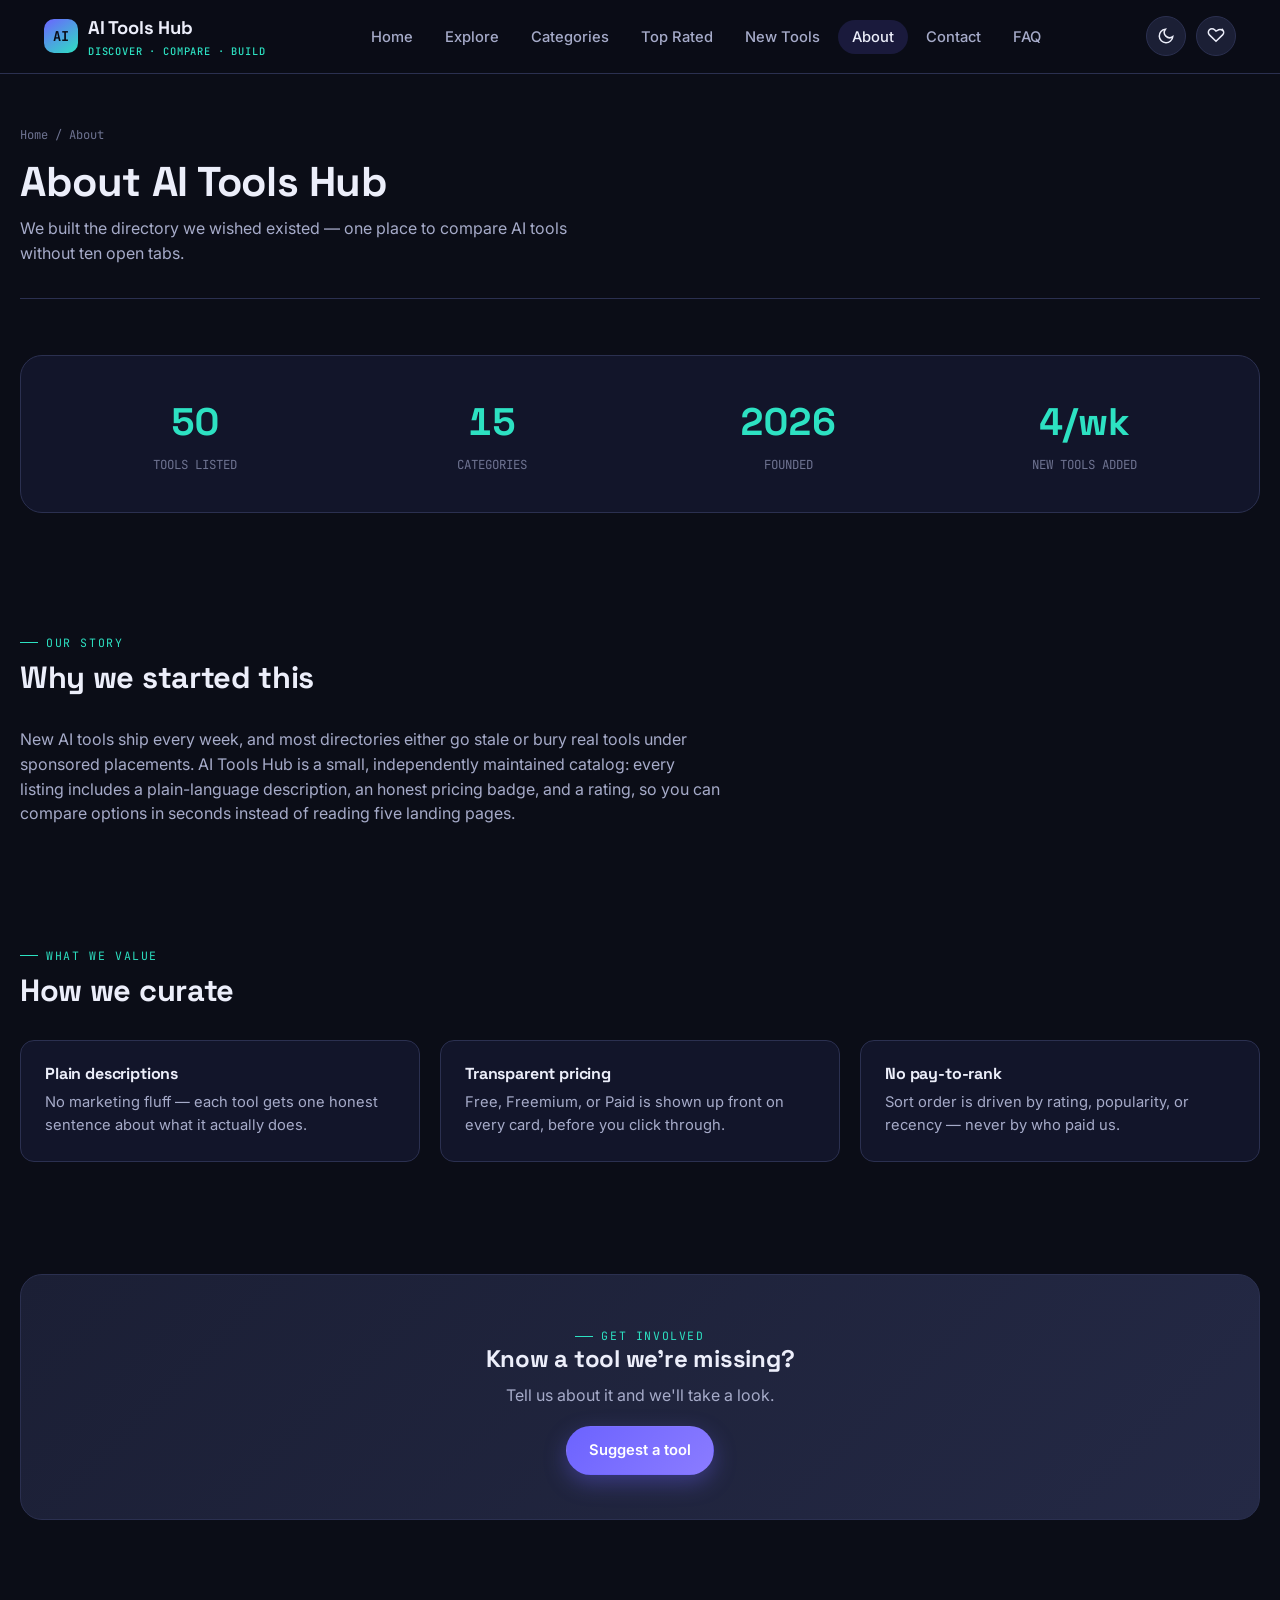
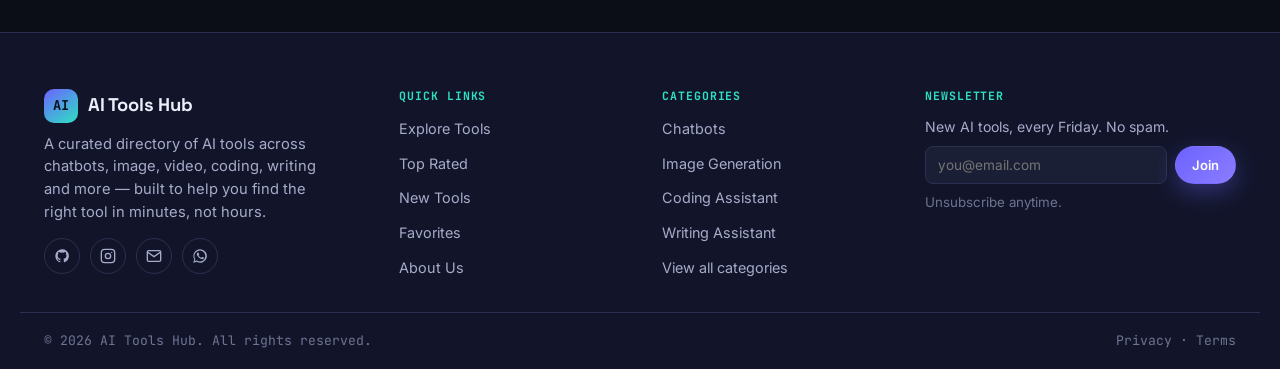
<file: about.html>
<!DOCTYPE html>
<html lang="en">
<head>
<meta charset="UTF-8">
<meta name="viewport" content="width=device-width, initial-scale=1.0">
<title>About Us — AI Tools Hub</title>
<meta name="description" content="Why we built AI Tools Hub and how we curate the directory.">
<meta name="theme-color" content="#0B0D17">
<link rel="preconnect" href="https://fonts.googleapis.com">
<link rel="preconnect" href="https://fonts.gstatic.com" crossorigin>
<link href="https://fonts.googleapis.com/css2?family=Space+Grotesk:wght@500;600;700&family=Inter:wght@400;500;600;700&family=JetBrains+Mono:wght@400;500;700&display=swap" rel="stylesheet">
<style>
/* ==========================================================================
   variables.css — Design tokens
   Signature direction: a "console" aesthetic — deep indigo surfaces,
   monospace data readouts on tool cards, violet + mint signal colors.
   ========================================================================== */

:root{
  /* ---- Type ---- */
  --font-display: 'Space Grotesk', 'Segoe UI', sans-serif;
  --font-body: 'Inter', 'Segoe UI', sans-serif;
  --font-mono: 'JetBrains Mono', 'Courier New', monospace;

  /* ---- Dark theme (default) ---- */
  --bg-0: #0B0D17;
  --bg-1: #12152400;
  --bg-1-solid: #12152A;
  --bg-2: #1B1F35;
  --bg-3: #242945;
  --border: #2B3050;
  --text-0: #ECEEFA;
  --text-1: #A6ABC9;
  --text-2: #6E7391;

  --accent: #6C63FF;
  --accent-soft: rgba(108,99,255,0.16);
  --accent-2: #2DE1C2;
  --accent-2-soft: rgba(45,225,194,0.14);
  --warn: #FF8A5B;
  --warn-soft: rgba(255,138,91,0.15);
  --danger: #FF5C7A;
  --star: #FFC857;

  --shadow-1: 0 1px 2px rgba(0,0,0,0.4);
  --shadow-2: 0 8px 24px rgba(6,8,20,0.45);
  --shadow-glow: 0 0 0 1px rgba(108,99,255,0.35), 0 12px 32px rgba(108,99,255,0.18);

  --radius-sm: 8px;
  --radius-md: 14px;
  --radius-lg: 22px;
  --radius-pill: 999px;

  --gap-xs: 6px;
  --gap-sm: 12px;
  --gap-md: 20px;
  --gap-lg: 32px;
  --gap-xl: 56px;

  --container: 1240px;
  --dur-fast: 150ms;
  --dur-med: 320ms;
  --dur-slow: 600ms;
  --ease: cubic-bezier(.22,.9,.32,1);
}

[data-theme="light"]{
  --bg-0: #F3F4FB;
  --bg-1-solid: #FFFFFF;
  --bg-2: #FFFFFF;
  --bg-3: #ECEDFA;
  --border: #DFE1F2;
  --text-0: #12142A;
  --text-1: #4C5074;
  --text-2: #7B7FA3;

  --accent-soft: rgba(108,99,255,0.10);
  --accent-2-soft: rgba(45,225,194,0.14);
  --warn-soft: rgba(255,138,91,0.14);

  --shadow-1: 0 1px 2px rgba(20,22,50,0.06);
  --shadow-2: 0 10px 30px rgba(20,22,50,0.09);
  --shadow-glow: 0 0 0 1px rgba(108,99,255,0.25), 0 12px 32px rgba(108,99,255,0.14);
}

@media (prefers-reduced-motion: reduce){
  *{ animation-duration: 0.001ms !important; animation-iteration-count: 1 !important; transition-duration: 0.001ms !important; scroll-behavior: auto !important; }
}
/* ==========================================================================
   style.css — Base + components
   ========================================================================== */

*, *::before, *::after{ box-sizing: border-box; }
html{ scroll-behavior: smooth; }
body{
  margin: 0;
  background: var(--bg-0);
  color: var(--text-0);
  font-family: var(--font-body);
  line-height: 1.55;
  -webkit-font-smoothing: antialiased;
  transition: background var(--dur-med) var(--ease), color var(--dur-med) var(--ease);
}

img{ max-width: 100%; display: block; }
a{ color: inherit; }
h1,h2,h3,h4{ font-family: var(--font-display); line-height: 1.15; margin: 0; letter-spacing: -0.01em; }
p{ margin: 0; }
ul{ margin: 0; padding: 0; }
button{ font-family: inherit; }

:focus-visible{ outline: 2px solid var(--accent-2); outline-offset: 2px; }

.container{ max-width: var(--container); margin: 0 auto; padding: 0 24px; }
.section{ padding: var(--gap-xl) 0; }
.section-tight{ padding: var(--gap-lg) 0; }

.eyebrow{
  font-family: var(--font-mono);
  font-size: 0.72rem;
  letter-spacing: 0.14em;
  text-transform: uppercase;
  color: var(--accent-2);
  display: inline-flex;
  align-items: center;
  gap: 8px;
}
.eyebrow::before{ content:''; width: 18px; height: 1px; background: var(--accent-2); }

.section-head{ display:flex; align-items:flex-end; justify-content:space-between; gap: var(--gap-md); margin-bottom: var(--gap-lg); flex-wrap: wrap; }
.section-head h2{ font-size: clamp(1.5rem, 2.4vw, 2.1rem); margin-top: 8px; }
.section-head p{ color: var(--text-1); max-width: 56ch; margin-top: 8px; }
.section-link{ font-size: 0.88rem; font-weight: 600; color: var(--accent-2); text-decoration:none; white-space: nowrap; }
.section-link:hover{ text-decoration: underline; }

/* ---- Buttons ---- */
.btn{
  display: inline-flex;
  align-items: center;
  justify-content: center;
  gap: 8px;
  padding: 12px 22px;
  border-radius: var(--radius-pill);
  font-weight: 600;
  font-size: 0.92rem;
  text-decoration: none;
  border: 1px solid transparent;
  cursor: pointer;
  transition: transform var(--dur-fast) var(--ease), box-shadow var(--dur-fast) var(--ease), border-color var(--dur-fast) var(--ease), background var(--dur-fast) var(--ease);
}
.btn:active{ transform: scale(0.97); }
.btn-primary{ background: linear-gradient(135deg, var(--accent), #8B7CFF); color: #fff; box-shadow: 0 8px 22px rgba(108,99,255,0.35); }
.btn-primary:hover{ transform: translateY(-2px); }
.btn-ghost{ background: transparent; border-color: var(--border); color: var(--text-0); }
.btn-ghost:hover{ border-color: var(--accent); }
.btn-sm{ padding: 8px 16px; font-size: 0.82rem; }
.btn-block{ width: 100%; }
.btn[disabled]{ opacity: .5; cursor: not-allowed; }

/* ---- Hero ---- */
.hero{
  position: relative;
  overflow: hidden;
  padding: 76px 0 64px;
  border-bottom: 1px solid var(--border);
}
.hero-inner{ position: relative; z-index: 2; max-width: 760px; margin: 0 auto; text-align: center; }
.hero h1{ font-size: clamp(2.2rem, 5.4vw, 3.6rem); }
.hero h1 .accent{ color: var(--accent-2); }
.hero-sub{ margin-top: 18px; color: var(--text-1); font-size: 1.05rem; max-width: 56ch; margin-left:auto; margin-right:auto; }

.console{
  margin: 34px auto 0;
  max-width: 640px;
  background: var(--bg-1-solid);
  border: 1px solid var(--border);
  border-radius: var(--radius-md);
  box-shadow: var(--shadow-2);
  overflow: hidden;
}
.console-bar{
  display: flex; align-items: center; gap: 6px;
  padding: 10px 14px;
  border-bottom: 1px solid var(--border);
  font-family: var(--font-mono);
  font-size: .7rem;
  color: var(--text-2);
}
.console-dot{ width: 9px; height: 9px; border-radius: 50%; background: var(--border); }
.console-dot:nth-child(1){ background:#FF5C7A; }
.console-dot:nth-child(2){ background:#FFC857; }
.console-dot:nth-child(3){ background:#2DE1C2; }
.console-label{ margin-left: 8px; }

.search-form{ display: flex; align-items: center; gap: 10px; padding: 16px 18px; }
.search-form svg{ width: 18px; height: 18px; color: var(--text-2); flex-shrink: 0; }
.search-input{
  flex: 1; min-width: 0;
  background: transparent; border: none; outline: none;
  color: var(--text-0); font-family: var(--font-mono); font-size: 0.95rem;
}
.search-input::placeholder{ color: var(--text-2); }

.hero-stats{ display:flex; gap: var(--gap-lg); justify-content:center; margin-top: 40px; flex-wrap: wrap; }
.hero-stat b{ font-family: var(--font-display); font-size: 1.6rem; display:block; }
.hero-stat span{ color: var(--text-2); font-size: 0.8rem; font-family: var(--font-mono); }

/* ---- Category grid ---- */
.category-grid{ display: grid; grid-template-columns: repeat(5, 1fr); gap: var(--gap-md); }
.category-card{
  background: var(--bg-1-solid);
  border: 1px solid var(--border);
  border-radius: var(--radius-md);
  padding: 20px;
  text-decoration: none;
  color: var(--text-0);
  display: flex; flex-direction: column; gap: 12px;
}
.cat-icon{
  width: 42px; height: 42px; border-radius: var(--radius-sm);
  background: var(--accent-soft);
  color: var(--accent);
  display: grid; place-items: center;
}
.cat-icon svg{ width: 20px; height: 20px; }
.category-card h3{ font-size: 1rem; }
.category-card span{ color: var(--text-2); font-family: var(--font-mono); font-size: 0.76rem; }

/* ---- Tool cards ---- */
.tool-grid{ display: grid; grid-template-columns: repeat(4, 1fr); gap: var(--gap-md); }
.tool-grid.list-view{ grid-template-columns: 1fr; }

.tool-card{
  background: var(--bg-1-solid);
  border: 1px solid var(--border);
  border-radius: var(--radius-md);
  padding: 20px;
  display: flex;
  flex-direction: column;
  gap: 14px;
  position: relative;
}
.tool-top{ display: flex; align-items: flex-start; gap: 12px; }
.tool-logo{
  width: 46px; height: 46px; border-radius: 12px;
  background: linear-gradient(150deg, var(--accent-soft), var(--accent-2-soft));
  color: var(--text-0);
  display: grid; place-items: center;
  font-family: var(--font-display); font-weight: 700;
  flex-shrink: 0;
}
.tool-name-row{ display:flex; align-items:center; justify-content:space-between; gap: 8px; }
.tool-name{ font-family: var(--font-display); font-size: 1.02rem; }
.tool-cat{ color: var(--text-2); font-size: 0.76rem; font-family: var(--font-mono); }

.fav-btn{
  background: none; border: none; cursor: pointer;
  color: var(--text-2);
  width: 30px; height: 30px; display:grid; place-items:center;
  border-radius: 50%;
  flex-shrink: 0;
  transition: color var(--dur-fast) var(--ease), transform var(--dur-fast) var(--ease);
}
.fav-btn svg{ width: 19px; height: 19px; }
.fav-btn:hover{ transform: scale(1.15); }
.fav-btn.active{ color: var(--danger); }
.fav-btn.active svg{ fill: var(--danger); }

.tool-desc{ color: var(--text-1); font-size: 0.88rem; flex: 1; }

.tool-meta-row{ display: flex; align-items: center; justify-content: space-between; gap: 8px; }
.badge{
  font-family: var(--font-mono);
  font-size: 0.68rem;
  font-weight: 600;
  padding: 4px 10px;
  border-radius: var(--radius-pill);
  text-transform: uppercase;
  letter-spacing: 0.04em;
}
.badge-free{ background: var(--accent-2-soft); color: var(--accent-2); }
.badge-freemium{ background: var(--accent-soft); color: #9C93FF; }
.badge-paid{ background: var(--warn-soft); color: var(--warn); }

.rating{ display:flex; align-items:center; gap: 4px; font-family: var(--font-mono); font-size: 0.8rem; color: var(--star); }
.rating svg{ width: 14px; height: 14px; fill: var(--star); }

.tag-row{ display:flex; flex-wrap: wrap; gap: 6px; }
.tag-chip{
  font-family: var(--font-mono);
  font-size: 0.68rem;
  color: var(--text-2);
  background: var(--bg-2);
  border: 1px solid var(--border);
  padding: 3px 9px;
  border-radius: var(--radius-pill);
}

.tool-actions{ display: flex; gap: 8px; margin-top: 4px; }
.tool-actions .btn{ flex: 1; padding: 10px 14px; font-size: 0.82rem; }

/* ---- Filters/toolbar (explore page) ---- */
.toolbar{
  display: flex; flex-wrap: wrap; gap: var(--gap-sm);
  align-items: center; justify-content: space-between;
  background: var(--bg-1-solid);
  border: 1px solid var(--border);
  border-radius: var(--radius-md);
  padding: 16px 18px;
  margin-bottom: var(--gap-lg);
}
.filter-group{ display: flex; flex-wrap: wrap; gap: 8px; }
.chip-btn{
  font-family: var(--font-mono);
  font-size: 0.78rem;
  padding: 7px 14px;
  border-radius: var(--radius-pill);
  border: 1px solid var(--border);
  background: var(--bg-2);
  color: var(--text-1);
  cursor: pointer;
  transition: all var(--dur-fast) var(--ease);
}
.chip-btn:hover{ border-color: var(--accent); color: var(--text-0); }
.chip-btn.active{ background: var(--accent); color: #fff; border-color: var(--accent); }

.select-input, .text-input, textarea.text-input{
  font-family: var(--font-body);
  background: var(--bg-2);
  border: 1px solid var(--border);
  color: var(--text-0);
  border-radius: var(--radius-sm);
  padding: 10px 14px;
  font-size: 0.88rem;
}
.select-input{ font-family: var(--font-mono); }

.results-count{ font-family: var(--font-mono); font-size: 0.8rem; color: var(--text-2); }

.empty-state{
  text-align: center;
  padding: 60px 20px;
  color: var(--text-1);
}
.empty-state svg{ width: 54px; height: 54px; color: var(--text-2); margin: 0 auto 16px; }
.empty-state h3{ margin-bottom: 6px; }

.pagination{ display:flex; justify-content:center; gap: 8px; margin-top: var(--gap-lg); }
.page-btn{
  width: 38px; height: 38px; border-radius: var(--radius-sm);
  border: 1px solid var(--border); background: var(--bg-2); color: var(--text-1);
  font-family: var(--font-mono); cursor: pointer;
}
.page-btn.active{ background: var(--accent); border-color: var(--accent); color:#fff; }

/* ---- Stats section ---- */
.stats-strip{
  display: grid; grid-template-columns: repeat(4,1fr);
  gap: var(--gap-md);
  background: var(--bg-1-solid);
  border: 1px solid var(--border);
  border-radius: var(--radius-lg);
  padding: 36px;
}
.stat-item{ text-align: center; }
.stat-item b{ font-family: var(--font-display); font-size: clamp(1.8rem,3vw,2.6rem); color: var(--accent-2); display:block; }
.stat-item span{ color: var(--text-2); font-family: var(--font-mono); font-size: 0.78rem; }

/* ---- Testimonials ---- */
.testimonial-grid{ display: grid; grid-template-columns: repeat(3,1fr); gap: var(--gap-md); }
.testimonial-card{
  background: var(--bg-1-solid); border: 1px solid var(--border);
  border-radius: var(--radius-md); padding: 24px;
}
.testimonial-card p{ color: var(--text-1); font-size: 0.92rem; }
.testimonial-who{ display:flex; align-items:center; gap: 12px; margin-top: 18px; }
.avatar{
  width: 38px; height: 38px; border-radius: 50%;
  background: linear-gradient(135deg, var(--accent), var(--accent-2));
  display:grid; place-items:center; color:#0B0D17; font-weight:700; font-family: var(--font-display);
}
.who-name{ font-size: 0.86rem; font-weight: 600; }
.who-role{ font-size: 0.76rem; color: var(--text-2); }

/* ---- Newsletter ---- */
.newsletter-panel{
  background: linear-gradient(135deg, var(--bg-2), var(--bg-3));
  border: 1px solid var(--border);
  border-radius: var(--radius-lg);
  padding: 44px;
  text-align: center;
}
.newsletter-panel form{ display:flex; gap:10px; max-width: 460px; margin: 22px auto 0; }
.newsletter-panel input{ flex:1; }

/* ---- Toast ---- */
.toast-stack{ position: fixed; bottom: 24px; left: 24px; z-index: 500; display:flex; flex-direction:column; gap:10px; }
.toast{
  background: var(--bg-1-solid);
  border: 1px solid var(--border);
  border-left: 3px solid var(--accent-2);
  border-radius: var(--radius-sm);
  padding: 12px 16px;
  font-size: 0.85rem;
  box-shadow: var(--shadow-2);
  min-width: 240px;
  animation: slideUp 260ms var(--ease) both;
}
.toast.error{ border-left-color: var(--danger); }
.toast.info{ border-left-color: var(--text-2); }

/* ---- Scroll progress ---- */
.scroll-progress{
  position: fixed; top: 0; left: 0; height: 3px;
  background: linear-gradient(90deg, var(--accent), var(--accent-2));
  width: 0%; z-index: 400;
}

/* ---- Page header (interior pages) ---- */
.page-header{ padding: 52px 0 32px; border-bottom: 1px solid var(--border); }
.breadcrumbs{ font-family: var(--font-mono); font-size: 0.76rem; color: var(--text-2); margin-bottom: 14px; }
.breadcrumbs a{ color: var(--text-2); text-decoration: none; }
.breadcrumbs a:hover{ color: var(--accent-2); }
.page-header h1{ font-size: clamp(1.8rem, 3.6vw, 2.6rem); }
.page-header p{ color: var(--text-1); margin-top: 10px; max-width: 60ch; }

/* ---- Category detail chips (categories page) ---- */
.cat-legend{ display:flex; flex-wrap:wrap; gap: 8px; margin-bottom: var(--gap-lg); }

/* ---- Tool details page ---- */
.details-layout{ display: grid; grid-template-columns: 2fr 1fr; gap: var(--gap-lg); align-items: start; }
.details-main{
  background: var(--bg-1-solid); border: 1px solid var(--border); border-radius: var(--radius-lg); padding: 32px;
}
.details-head{ display:flex; gap: 18px; align-items:flex-start; }
.details-head .tool-logo{ width: 64px; height: 64px; font-size: 1.4rem; border-radius: 16px; }
.details-head h1{ font-size: 1.7rem; }
.details-section{ margin-top: 26px; }
.details-section h3{ font-size: 0.95rem; margin-bottom: 10px; }
.details-section p{ color: var(--text-1); }
.feature-list{ list-style: none; display: flex; flex-direction: column; gap: 10px; }
.feature-list li{ display:flex; gap: 10px; align-items:flex-start; color: var(--text-1); font-size: 0.9rem; }
.feature-list svg{ width: 16px; height: 16px; color: var(--accent-2); margin-top: 3px; flex-shrink: 0; }

.details-side{
  background: var(--bg-1-solid); border: 1px solid var(--border); border-radius: var(--radius-lg); padding: 24px;
  display: flex; flex-direction: column; gap: 16px;
}
.side-row{ display:flex; justify-content: space-between; font-size: 0.86rem; padding: 10px 0; border-bottom: 1px solid var(--border); }
.side-row:last-of-type{ border-bottom: none; }
.side-row span{ color: var(--text-2); }

.related-grid{ display:grid; grid-template-columns: repeat(3,1fr); gap: var(--gap-md); margin-top: var(--gap-md); }

/* ---- FAQ accordion ---- */
.faq-list{ display: flex; flex-direction: column; gap: 12px; max-width: 820px; }
.faq-item{ background: var(--bg-1-solid); border: 1px solid var(--border); border-radius: var(--radius-md); overflow: hidden; }
.faq-q{
  width: 100%; text-align: left; background: none; border: none; cursor: pointer;
  padding: 18px 20px; display:flex; align-items:center; justify-content:space-between; gap: 12px;
  color: var(--text-0); font-weight: 600; font-size: 0.95rem;
}
.faq-q svg{ width: 18px; height: 18px; flex-shrink: 0; transition: transform var(--dur-med) var(--ease); color: var(--text-2); }
.faq-item.open .faq-q svg{ transform: rotate(45deg); color: var(--accent-2); }
.faq-a{ max-height: 0; overflow: hidden; transition: max-height var(--dur-med) var(--ease); }
.faq-a-inner{ padding: 0 20px 20px; color: var(--text-1); font-size: 0.9rem; }
.faq-item.open .faq-a{ max-height: 320px; }

/* ---- Contact / forms ---- */
.form-grid{ display:grid; grid-template-columns: 1fr 1fr; gap: 16px; }
.form-field{ display:flex; flex-direction:column; gap: 6px; margin-bottom: 16px; }
.form-field label{ font-size: 0.82rem; color: var(--text-1); font-weight: 600; }
.form-field .error-msg{ font-size: 0.76rem; color: var(--danger); display:none; }
.form-field.invalid .text-input{ border-color: var(--danger); }
.form-field.invalid .error-msg{ display:block; }
.form-field.full{ grid-column: 1 / -1; }
.contact-layout{ display:grid; grid-template-columns: 1fr 1fr; gap: var(--gap-lg); }
.contact-info-card{ background: var(--bg-1-solid); border:1px solid var(--border); border-radius: var(--radius-lg); padding: 28px; }
.info-row{ display:flex; gap: 12px; align-items:flex-start; margin-bottom: 20px; }
.info-row svg{ width:18px; height:18px; color: var(--accent-2); margin-top:2px; flex-shrink:0; }
.info-row h4{ font-size: 0.9rem; margin-bottom: 2px; }
.info-row span{ color: var(--text-2); font-size: 0.84rem; }

.form-success{
  display:none; background: var(--accent-2-soft); border:1px solid var(--accent-2);
  color: var(--accent-2); padding: 14px 18px; border-radius: var(--radius-sm); font-size: 0.86rem; margin-bottom: 16px;
}
.form-success.show{ display:block; }

/* ---- Legal pages ---- */
.legal-body{ max-width: 780px; }
.legal-body h2{ font-size: 1.2rem; margin-top: 36px; margin-bottom: 10px; }
.legal-body h2:first-child{ margin-top: 0; }
.legal-body p, .legal-body li{ color: var(--text-1); font-size: 0.93rem; margin-bottom: 10px; }
.legal-body ul{ padding-left: 20px; list-style: disc; }
.legal-updated{ font-family: var(--font-mono); font-size: 0.78rem; color: var(--text-2); margin-bottom: 30px; }

/* ---- 404 ---- */
.error-page{ min-height: 60vh; display:flex; flex-direction:column; align-items:center; justify-content:center; text-align:center; padding: 80px 20px; }
.error-code{ font-family: var(--font-display); font-size: clamp(5rem, 16vw, 9rem); color: var(--accent); line-height:1; }
.error-page p{ color: var(--text-1); margin: 14px 0 26px; max-width: 46ch; }

/* ---- Favorites empty ---- */
.fav-toolbar{ display:flex; justify-content:space-between; align-items:center; margin-bottom: var(--gap-lg); flex-wrap: wrap; gap: 12px; }

/* ---- Utility ---- */
.text-center{ text-align:center; }
.mt-lg{ margin-top: var(--gap-lg); }
.flex-center{ display:flex; align-items:center; justify-content:center; }
/* ==========================================================================
   navbar.css
   ========================================================================== */

.site-header{
  position: sticky;
  top: 0;
  z-index: 200;
  background: color-mix(in srgb, var(--bg-0) 88%, transparent);
  backdrop-filter: blur(14px);
  border-bottom: 1px solid var(--border);
}

.navbar{
  max-width: var(--container);
  margin: 0 auto;
  padding: 14px 24px;
  display: flex;
  align-items: center;
  justify-content: space-between;
  gap: var(--gap-md);
}

.brand{
  display: flex;
  align-items: center;
  gap: 10px;
  font-family: var(--font-display);
  font-weight: 700;
  font-size: 1.15rem;
  color: var(--text-0);
  text-decoration: none;
  letter-spacing: -0.01em;
}

.brand-mark{
  width: 34px; height: 34px;
  border-radius: 10px;
  background: linear-gradient(145deg, var(--accent), var(--accent-2));
  display: grid; place-items: center;
  color: #0B0D17;
  font-family: var(--font-mono);
  font-weight: 700;
  font-size: 0.85rem;
  flex-shrink: 0;
}

.brand small{
  font-family: var(--font-mono);
  font-weight: 500;
  color: var(--accent-2);
  font-size: 0.65rem;
  display: block;
  letter-spacing: 0.08em;
}

.nav-links{
  display: flex;
  align-items: center;
  gap: 4px;
  list-style: none;
}

.nav-links a{
  color: var(--text-1);
  text-decoration: none;
  font-size: 0.92rem;
  font-weight: 500;
  padding: 8px 14px;
  border-radius: var(--radius-pill);
  transition: color var(--dur-fast) var(--ease), background var(--dur-fast) var(--ease);
  white-space: nowrap;
}

.nav-links a:hover,
.nav-links a:focus-visible{
  color: var(--text-0);
  background: var(--bg-2);
}

.nav-links a.active{
  color: var(--text-0);
  background: var(--accent-soft);
}

.nav-actions{
  display: flex;
  align-items: center;
  gap: 10px;
}

.icon-btn{
  width: 40px; height: 40px;
  display: grid; place-items: center;
  border-radius: var(--radius-pill);
  border: 1px solid var(--border);
  background: var(--bg-2);
  color: var(--text-0);
  cursor: pointer;
  transition: transform var(--dur-fast) var(--ease), border-color var(--dur-fast) var(--ease);
}
.icon-btn:hover{ border-color: var(--accent); transform: translateY(-1px); }
.icon-btn svg{ width: 18px; height: 18px; }

.theme-toggle .sun{ display:none; }
[data-theme="light"] .theme-toggle .moon{ display:none; }
[data-theme="light"] .theme-toggle .sun{ display:block; }

.fav-count{
  position: absolute;
  top: -4px; right: -4px;
  background: var(--warn);
  color: #1a0a02;
  font-family: var(--font-mono);
  font-size: 0.62rem;
  font-weight: 700;
  min-width: 16px; height: 16px;
  border-radius: 999px;
  display: grid; place-items: center;
  padding: 0 3px;
}

.nav-actions .icon-btn{ position: relative; }

.menu-toggle{ display: none; }

.mobile-drawer{
  display: none;
}

/* Mobile nav */
@media (max-width: 900px){
  .nav-links{ display: none; }
  .menu-toggle{ display: grid; }

  .mobile-drawer{
    display: block;
    position: fixed;
    inset: 0 0 0 auto;
    width: min(78vw, 320px);
    height: 100vh;
    background: var(--bg-1-solid);
    border-left: 1px solid var(--border);
    transform: translateX(100%);
    transition: transform var(--dur-med) var(--ease);
    z-index: 300;
    padding: 24px;
    overflow-y: auto;
  }
  .mobile-drawer.open{ transform: translateX(0); }
  .mobile-drawer ul{ list-style: none; display: flex; flex-direction: column; gap: 4px; margin-top: 28px; }
  .mobile-drawer a{
    display: block; padding: 12px 14px; border-radius: var(--radius-sm);
    color: var(--text-1); text-decoration: none; font-weight: 500;
  }
  .mobile-drawer a.active, .mobile-drawer a:hover{ color: var(--text-0); background: var(--bg-2); }

  .drawer-close{
    display: flex; justify-content: flex-end;
  }

  .drawer-overlay{
    position: fixed; inset: 0; background: rgba(3,4,10,0.55);
    opacity: 0; pointer-events: none; transition: opacity var(--dur-med) var(--ease);
    z-index: 290;
  }
  .drawer-overlay.open{ opacity: 1; pointer-events: auto; }
}
/* ==========================================================================
   footer.css
   ========================================================================== */

.site-footer{
  background: var(--bg-1-solid);
  border-top: 1px solid var(--border);
  margin-top: var(--gap-xl);
}

.footer-top{
  max-width: var(--container);
  margin: 0 auto;
  padding: var(--gap-xl) 24px var(--gap-lg);
  display: grid;
  grid-template-columns: 1.4fr 1fr 1fr 1.2fr;
  gap: var(--gap-lg);
}

.footer-brand p{
  color: var(--text-1);
  font-size: 0.92rem;
  max-width: 32ch;
  margin-top: 10px;
}

.footer-col h4{
  font-family: var(--font-mono);
  text-transform: uppercase;
  letter-spacing: 0.08em;
  font-size: 0.72rem;
  color: var(--accent-2);
  margin-bottom: 14px;
}

.footer-col ul{ list-style: none; display: flex; flex-direction: column; gap: 10px; }
.footer-col a{
  color: var(--text-1);
  text-decoration: none;
  font-size: 0.9rem;
  transition: color var(--dur-fast) var(--ease);
}
.footer-col a:hover{ color: var(--text-0); }

.footer-newsletter form{
  display: flex;
  gap: 8px;
  margin-top: 8px;
}
.footer-newsletter input{
  flex: 1;
  min-width: 0;
  padding: 10px 12px;
  border-radius: var(--radius-sm);
  border: 1px solid var(--border);
  background: var(--bg-2);
  color: var(--text-0);
  font-size: 0.85rem;
}
.footer-newsletter small{ display:block; margin-top: 8px; color: var(--text-2); }

.social-row{
  display: flex;
  gap: 10px;
  margin-top: 14px;
}
.social-row a{
  width: 36px; height: 36px;
  border-radius: 999px;
  border: 1px solid var(--border);
  display: grid; place-items: center;
  color: var(--text-1);
}
.social-row a:hover{ color: var(--accent-2); border-color: var(--accent-2); }
.social-row svg{ width: 16px; height: 16px; }

.footer-bottom{
  border-top: 1px solid var(--border);
  padding: 18px 24px;
  max-width: var(--container);
  margin: 0 auto;
  display: flex;
  align-items: center;
  justify-content: space-between;
  gap: 12px;
  font-size: 0.82rem;
  color: var(--text-2);
  font-family: var(--font-mono);
}

.back-to-top{
  position: fixed;
  right: 24px; bottom: 24px;
  width: 46px; height: 46px;
  border-radius: 999px;
  background: var(--accent);
  color: #fff;
  border: none;
  display: grid; place-items: center;
  cursor: pointer;
  opacity: 0; pointer-events: none;
  transform: translateY(10px);
  transition: all var(--dur-med) var(--ease);
  box-shadow: var(--shadow-2);
  z-index: 150;
}
.back-to-top.show{ opacity: 1; pointer-events: auto; transform: translateY(0); }
.back-to-top svg{ width: 18px; height: 18px; }

@media (max-width: 860px){
  .footer-top{ grid-template-columns: 1fr 1fr; }
  .footer-bottom{ flex-direction: column; text-align: center; }
}
@media (max-width: 520px){
  .footer-top{ grid-template-columns: 1fr; }
}
/* ==========================================================================
   animations.css
   ========================================================================== */

@keyframes fadeIn{ from{ opacity:0; } to{ opacity:1; } }
@keyframes slideUp{ from{ opacity:0; transform: translateY(24px); } to{ opacity:1; transform: translateY(0); } }
@keyframes popIn{ from{ opacity:0; transform: scale(.92); } to{ opacity:1; transform: scale(1); } }
@keyframes spin{ to{ transform: rotate(360deg); } }
@keyframes pulseGlow{
  0%,100%{ box-shadow: 0 0 0 0 rgba(108,99,255,0.35); }
  50%{ box-shadow: 0 0 0 8px rgba(108,99,255,0); }
}
@keyframes gridDrift{
  from{ background-position: 0 0; }
  to{ background-position: 60px 60px; }
}
@keyframes blink{ 50%{ opacity: 0; } }
@keyframes floatY{
  0%,100%{ transform: translateY(0); }
  50%{ transform: translateY(-10px); }
}
@keyframes ripple{
  from{ transform: scale(0); opacity: .55; }
  to{ transform: scale(2.6); opacity: 0; }
}

.fade-in{ animation: fadeIn var(--dur-slow) var(--ease) both; }
.slide-up{ animation: slideUp var(--dur-slow) var(--ease) both; }
.pop-in{ animation: popIn var(--dur-med) var(--ease) both; }

/* Scroll reveal: JS toggles .in-view */
.reveal{
  opacity: 0;
  transform: translateY(28px);
  transition: opacity 700ms var(--ease), transform 700ms var(--ease);
}
.reveal.in-view{ opacity: 1; transform: translateY(0); }
.reveal-stagger > *{ transition-delay: calc(var(--stagger-i, 0) * 70ms); }

/* Hover lift */
.hover-lift{ transition: transform var(--dur-med) var(--ease), box-shadow var(--dur-med) var(--ease); }
.hover-lift:hover{ transform: translateY(-6px); box-shadow: var(--shadow-2); }

/* Card tilt (JS sets --rx/--ry via pointer move) */
.tilt{
  --rx: 0deg; --ry: 0deg;
  transform: perspective(800px) rotateX(var(--rx)) rotateY(var(--ry));
  transition: transform 200ms var(--ease);
  will-change: transform;
}

/* Ripple buttons */
.ripple-btn{ position: relative; overflow: hidden; }
.ripple-span{
  position: absolute;
  border-radius: 999px;
  background: rgba(255,255,255,0.55);
  pointer-events: none;
  animation: ripple 650ms ease-out forwards;
}

/* Loading spinner */
.spinner{
  width: 34px; height: 34px;
  border-radius: 50%;
  border: 3px solid var(--border);
  border-top-color: var(--accent);
  animation: spin 800ms linear infinite;
}
.loading-screen{
  position: fixed; inset: 0; z-index: 999;
  background: var(--bg-0);
  display: grid; place-items: center;
  gap: 14px;
  transition: opacity 500ms var(--ease), visibility 500ms;
}
.loading-screen.hide{ opacity: 0; visibility: hidden; }
.loading-screen span{ font-family: var(--font-mono); color: var(--text-2); font-size: .8rem; letter-spacing: .08em; }

/* Typing effect caret */
.caret{
  display: inline-block; width: 2px; height: 1em;
  background: var(--accent-2);
  margin-left: 2px;
  animation: blink 900ms step-end infinite;
  vertical-align: middle;
}

/* Animated grid backdrop for hero */
.grid-backdrop{
  position: absolute; inset: 0;
  background-image:
    linear-gradient(var(--border) 1px, transparent 1px),
    linear-gradient(90deg, var(--border) 1px, transparent 1px);
  background-size: 42px 42px;
  opacity: 0.35;
  animation: gridDrift 14s linear infinite;
  mask-image: radial-gradient(ellipse at 50% 0%, black 40%, transparent 78%);
}
.floaty{ animation: floatY 6s ease-in-out infinite; }

/* Counters (JS drives the number, this is just presentational) */
.counter-num{ font-variant-numeric: tabular-nums; }

/* Skeleton / lazy loading shimmer */
@keyframes shimmer{ 0%{ background-position: -300px 0; } 100%{ background-position: 300px 0; } }
.skeleton{
  background: linear-gradient(90deg, var(--bg-2) 25%, var(--bg-3) 37%, var(--bg-2) 63%);
  background-size: 300px 100%;
  animation: shimmer 1.4s linear infinite;
  border-radius: var(--radius-md);
}
/* ==========================================================================
   responsive.css — mobile-first breakpoint overrides
   ========================================================================== */

@media (max-width: 1080px){
  .category-grid{ grid-template-columns: repeat(3,1fr); }
  .tool-grid{ grid-template-columns: repeat(3,1fr); }
  .testimonial-grid{ grid-template-columns: repeat(2,1fr); }
  .stats-strip{ grid-template-columns: repeat(2,1fr); }
}

@media (max-width: 860px){
  .details-layout{ grid-template-columns: 1fr; }
  .contact-layout{ grid-template-columns: 1fr; }
  .related-grid{ grid-template-columns: repeat(2,1fr); }
}

@media (max-width: 720px){
  .category-grid{ grid-template-columns: repeat(2,1fr); }
  .tool-grid{ grid-template-columns: repeat(2,1fr); }
  .testimonial-grid{ grid-template-columns: 1fr; }
  .stats-strip{ grid-template-columns: repeat(2,1fr); gap: var(--gap-md); padding: 24px; }
  .hero{ padding: 56px 0 44px; }
  .form-grid{ grid-template-columns: 1fr; }
  .toolbar{ flex-direction: column; align-items: stretch; }
  .section-head{ flex-direction: column; align-items: flex-start; }
}

@media (max-width: 520px){
  .category-grid{ grid-template-columns: 1fr 1fr; }
  .tool-grid{ grid-template-columns: 1fr; }
  .related-grid{ grid-template-columns: 1fr; }
  .footer-newsletter form{ flex-direction: column; }
  .hero-stats{ gap: var(--gap-md); }
  .navbar{ padding: 12px 16px; }
  .container{ padding: 0 16px; }
  .details-head{ flex-direction: column; }
  .back-to-top{ right: 16px; bottom: 16px; }
}

</style>
</head>
<body data-page="about">

<div class="loading-screen"><div class="spinner"></div><span>LOADING AI TOOLS HUB&hellip;</span></div>
<div class="scroll-progress"></div>
<div class="drawer-overlay"></div>

<header class="site-header">
  <nav class="navbar">
    <a href="index.html" class="brand">
      <span class="brand-mark">AI</span>
      <span>AI Tools Hub<small>DISCOVER &middot; COMPARE &middot; BUILD</small></span>
    </a>
    <ul class="nav-links">
      <li><a href="index.html">Home</a></li>
      <li><a href="explore.html">Explore</a></li>
      <li><a href="categories.html">Categories</a></li>
      <li><a href="top-rated.html">Top Rated</a></li>
      <li><a href="new-tools.html">New Tools</a></li>
      <li><a href="about.html" class="active">About</a></li>
      <li><a href="contact.html">Contact</a></li>
      <li><a href="faq.html">FAQ</a></li>
    </ul>
    <div class="nav-actions">
      <button class="icon-btn theme-toggle" aria-label="Toggle dark or light theme">
        <svg class="moon" viewBox="0 0 24 24" fill="none" stroke="currentColor" stroke-width="2"><path d="M21 12.8A9 9 0 1 1 11.2 3 7 7 0 0 0 21 12.8z"/></svg>
        <svg class="sun" viewBox="0 0 24 24" fill="none" stroke="currentColor" stroke-width="2"><circle cx="12" cy="12" r="4"/><path d="M12 2v2M12 20v2M4.9 4.9l1.4 1.4M17.7 17.7l1.4 1.4M2 12h2M20 12h2M4.9 19.1l1.4-1.4M17.7 6.3l1.4-1.4"/></svg>
      </button>
      <a class="icon-btn" href="favorites.html" aria-label="View favorites">
        <svg viewBox="0 0 24 24" fill="none" stroke="currentColor" stroke-width="2"><path d="M20.8 4.6c-1.9-1.9-5-1.9-6.9 0L12 5.5l-1.9-1.9c-1.9-1.9-5-1.9-6.9 0-1.9 1.9-1.9 5 0 6.9L12 19.1l8.8-8.6c1.9-1.9 1.9-5 0-6.9z"/></svg>
        <span class="fav-count">0</span>
      </a>
      <button class="icon-btn menu-toggle" aria-label="Open menu">
        <svg viewBox="0 0 24 24" fill="none" stroke="currentColor" stroke-width="2"><path d="M3 6h18M3 12h18M3 18h18"/></svg>
      </button>
    </div>
  </nav>
</header>

<div class="mobile-drawer">
  <div class="drawer-close">
    <button class="icon-btn" aria-label="Close menu">
      <svg viewBox="0 0 24 24" fill="none" stroke="currentColor" stroke-width="2"><path d="M18 6L6 18M6 6l12 12"/></svg>
    </button>
  </div>
  <ul>
    <li><a href="index.html">Home</a></li>
    <li><a href="explore.html">Explore</a></li>
    <li><a href="categories.html">Categories</a></li>
    <li><a href="top-rated.html">Top Rated</a></li>
    <li><a href="new-tools.html">New Tools</a></li>
    <li><a href="about.html" class="active">About</a></li>
    <li><a href="contact.html">Contact</a></li>
    <li><a href="faq.html">FAQ</a></li>
    <li><a href="favorites.html">Favorites</a></li>
    <li><a href="privacy.html">Privacy Policy</a></li>
    <li><a href="terms.html">Terms & Conditions</a></li>
  </ul>
</div>

<main>

<div class="page-header container">
  <div class="breadcrumbs"><a href="index.html">Home</a> / About</div>
  <h1>About AI Tools Hub</h1>
  <p>We built the directory we wished existed &mdash; one place to compare AI tools without ten open tabs.</p>
</div>

<section class="section container">
  <div class="stats-strip reveal">
    <div class="stat-item"><b class="counter-num" data-counter="50">0</b><span>TOOLS LISTED</span></div>
    <div class="stat-item"><b class="counter-num" data-counter="15">0</b><span>CATEGORIES</span></div>
    <div class="stat-item"><b class="counter-num" data-counter="2026">0</b><span>FOUNDED</span></div>
    <div class="stat-item"><b class="counter-num" data-counter="4" data-suffix="/wk">0</b><span>NEW TOOLS ADDED</span></div>
  </div>
</section>

<section class="section container">
  <div class="section-head"><div><span class="eyebrow">Our story</span><h2>Why we started this</h2></div></div>
  <p style="max-width:70ch; color:var(--text-1); font-size:1rem;" class="reveal">
    New AI tools ship every week, and most directories either go stale or bury real tools under sponsored placements.
    AI Tools Hub is a small, independently maintained catalog: every listing includes a plain-language description,
    an honest pricing badge, and a rating, so you can compare options in seconds instead of reading five landing pages.
  </p>
</section>

<section class="section container">
  <div class="section-head"><div><span class="eyebrow">What we value</span><h2>How we curate</h2></div></div>
  <div class="testimonial-grid">
    <div class="testimonial-card reveal">
      <h3 style="font-size:1rem; margin-bottom:8px;">Plain descriptions</h3>
      <p>No marketing fluff &mdash; each tool gets one honest sentence about what it actually does.</p>
    </div>
    <div class="testimonial-card reveal">
      <h3 style="font-size:1rem; margin-bottom:8px;">Transparent pricing</h3>
      <p>Free, Freemium, or Paid is shown up front on every card, before you click through.</p>
    </div>
    <div class="testimonial-card reveal">
      <h3 style="font-size:1rem; margin-bottom:8px;">No pay-to-rank</h3>
      <p>Sort order is driven by rating, popularity, or recency &mdash; never by who paid us.</p>
    </div>
  </div>
</section>

<section class="section container">
  <div class="newsletter-panel reveal">
    <span class="eyebrow">Get involved</span>
    <h2>Know a tool we're missing?</h2>
    <p style="color:var(--text-1); margin-top:10px;">Tell us about it and we'll take a look.</p>
    <a href="contact.html" class="btn btn-primary" style="margin-top:18px;">Suggest a tool</a>
  </div>
</section>

</main>

<footer class="site-footer">
  <div class="footer-top">
    <div class="footer-brand">
      <a href="index.html" class="brand"><span class="brand-mark">AI</span><span>AI Tools Hub</span></a>
      <p>A curated directory of AI tools across chatbots, image, video, coding, writing and more &mdash; built to help you find the right tool in minutes, not hours.</p>
      <div class="social-row">
        <a href="https://github.com/jv-patel" target="_blank" rel="noopener" aria-label="GitHub"><svg viewBox="0 0 24 24" fill="currentColor"><path d="M12 2a10 10 0 0 0-3.2 19.5c.5.1.7-.2.7-.5v-1.7c-2.8.6-3.4-1.3-3.4-1.3-.5-1.1-1.1-1.5-1.1-1.5-.9-.6.1-.6.1-.6 1 .1 1.5 1 1.5 1 .9 1.5 2.3 1.1 2.9.8.1-.7.4-1.1.6-1.4-2.3-.3-4.6-1.1-4.6-5 0-1.1.4-2 1-2.6-.1-.3-.5-1.3.1-2.7 0 0 .9-.3 2.9 1a10 10 0 0 1 5.2 0c2-1.3 2.9-1 2.9-1 .6 1.4.2 2.4.1 2.7.6.6 1 1.5 1 2.6 0 3.9-2.3 4.7-4.6 5 .4.3.7 1 .7 1.9v2.8c0 .3.2.6.7.5A10 10 0 0 0 12 2z"/></svg></a>
        <a href="https://www.instagram.com/jeel_ptl_.2515?igsh=MTcyYmI2Yjl2MjRzaQ==" target="_blank" rel="noopener" aria-label="Instagram"><svg viewBox="0 0 24 24" fill="none" stroke="currentColor" stroke-width="2"><rect x="2" y="2" width="20" height="20" rx="5"/><circle cx="12" cy="12" r="4"/><circle cx="17.5" cy="6.5" r="1" fill="currentColor" stroke="none"/></svg></a>
        <a href="mailto:jeelpatel0038@gmail.com" aria-label="Gmail"><svg viewBox="0 0 24 24" fill="none" stroke="currentColor" stroke-width="2"><rect x="2" y="4" width="20" height="16" rx="2"/><path d="m22 6-10 7L2 6"/></svg></a>
        <a href="https://wa.me/919723415082" target="_blank" rel="noopener" aria-label="WhatsApp"><svg viewBox="0 0 24 24" fill="currentColor"><path d="M17.5 14.4c-.3-.1-1.6-.8-1.9-.9-.2-.1-.4-.1-.6.1-.2.3-.7.9-.8 1-.2.2-.3.2-.5.1-.3-.1-1.2-.4-2.2-1.4-.8-.7-1.4-1.6-1.5-1.9-.2-.3 0-.4.1-.6.1-.1.3-.3.4-.5.1-.1.2-.3.2-.4.1-.2 0-.3 0-.5-.1-.1-.6-1.4-.8-2-.2-.5-.4-.4-.6-.5h-.5c-.2 0-.5.1-.7.3-.2.3-.9.9-.9 2.1s.9 2.5 1.1 2.7c.1.2 1.9 2.9 4.6 4 .6.3 1.1.4 1.5.6.6.2 1.2.2 1.6.1.5-.1 1.6-.6 1.8-1.3.2-.6.2-1.1.2-1.3-.1-.1-.3-.2-.5-.3z"/><path d="M12 2a10 10 0 0 0-8.6 15L2 22l5.2-1.4A10 10 0 1 0 12 2zm0 18.2c-1.6 0-3.2-.4-4.5-1.3l-.3-.2-3.1.8.8-3-.2-.3A8.2 8.2 0 1 1 12 20.2z"/></svg></a>
      </div>
    </div>

    <div class="footer-col">
      <h4>Quick Links</h4>
      <ul>
        <li><a href="explore.html">Explore Tools</a></li>
        <li><a href="top-rated.html">Top Rated</a></li>
        <li><a href="new-tools.html">New Tools</a></li>
        <li><a href="favorites.html">Favorites</a></li>
        <li><a href="about.html">About Us</a></li>
      </ul>
    </div>
    <div class="footer-col">
      <h4>Categories</h4>
      <ul>
        <li><a href="explore.html?category=chatbots">Chatbots</a></li>
        <li><a href="explore.html?category=image">Image Generation</a></li>
        <li><a href="explore.html?category=coding">Coding Assistant</a></li>
        <li><a href="explore.html?category=writing">Writing Assistant</a></li>
        <li><a href="categories.html">View all categories</a></li>
      </ul>
    </div>
    <div class="footer-col footer-newsletter">
      <h4>Newsletter</h4>
      <p style="color:var(--text-1); font-size:0.88rem;">New AI tools, every Friday. No spam.</p>
      <form novalidate>
        <input type="email" class="text-input" placeholder="you@email.com" required aria-label="Email address">
        <button type="submit" class="btn btn-primary btn-sm ripple-btn">Join</button>
      </form>
      <small>Unsubscribe anytime.</small>
    </div>
  </div>
  <div class="footer-bottom">
    <span>&copy; <span data-year></span> AI Tools Hub. All rights reserved.</span>
    <span><a href="privacy.html" style="color:inherit;text-decoration:none;">Privacy</a> &middot; <a href="terms.html" style="color:inherit;text-decoration:none;">Terms</a></span>
  </div>
</footer>

<button class="back-to-top" aria-label="Back to top">
  <svg viewBox="0 0 24 24" fill="none" stroke="currentColor" stroke-width="2"><path d="M12 19V5M5 12l7-7 7 7"/></svg>
</button>

<script>
/* ==========================================================================
   data.js — Static dataset for AI Tools Hub
   Contains category metadata and the tool catalog. In a production app this
   would come from an API; here it's a module-level constant so every page
   (explore, categories, favorites, details) can share one source of truth.
   ========================================================================== */

const CATEGORIES = [
  { id: 'chatbots',    name: 'Chatbots',          icon: 'chat' },
  { id: 'image',       name: 'Image Generation',  icon: 'image' },
  { id: 'video',       name: 'Video Editing',     icon: 'video' },
  { id: 'coding',      name: 'Coding Assistant',  icon: 'code' },
  { id: 'writing',     name: 'Writing Assistant', icon: 'pen' },
  { id: 'voice',       name: 'Voice AI',          icon: 'mic' },
  { id: 'productivity',name: 'Productivity',      icon: 'bolt' },
  { id: 'marketing',   name: 'Marketing',         icon: 'megaphone' },
  { id: 'design',      name: 'Design',            icon: 'pen-tool' },
  { id: 'education',   name: 'Education',         icon: 'book' },
  { id: 'music',       name: 'Music',             icon: 'music' },
  { id: 'business',    name: 'Business',          icon: 'briefcase' },
  { id: 'finance',     name: 'Finance',           icon: 'coin' },
  { id: 'research',    name: 'Research',          icon: 'search' },
  { id: 'automation',  name: 'Automation',        icon: 'gear' }
];

/* pricing: "Free" | "Freemium" | "Paid"
   dateAdded: ISO date, newer = higher on "New AI Tools"
   popularity: 0-100, used for "Most Popular" sort and Trending section        */
const TOOLS = [
  { id:1, name:'ChatGPT', category:'chatbots', logo:'C', pricing:'Freemium', rating:4.8, popularity:99, dateAdded:'2025-11-02',
    desc:'A general-purpose conversational assistant for writing, brainstorming, coding help and everyday Q&A.',
    tags:['assistant','llm','conversation'], site:'https://chat.openai.com', featured:true, trending:true },
  { id:2, name:'Claude', category:'chatbots', logo:'C', pricing:'Freemium', rating:4.8, popularity:97, dateAdded:'2025-12-10',
    desc:'An AI assistant from Anthropic built for thoughtful writing, analysis, and long-context document work.',
    tags:['assistant','llm','writing'], site:'https://claude.ai', featured:true, trending:true },
  { id:3, name:'Gemini', category:'chatbots', logo:'G', pricing:'Freemium', rating:4.5, popularity:93, dateAdded:'2025-10-15',
    desc:'Google\'s multimodal assistant integrated across Search, Workspace, and Android for everyday tasks.',
    tags:['assistant','llm','multimodal'], site:'https://gemini.google.com', featured:true, trending:false },
  { id:4, name:'Perplexity', category:'chatbots', logo:'P', pricing:'Freemium', rating:4.6, popularity:90, dateAdded:'2026-01-05',
    desc:'An answer engine that pairs conversational search with cited sources for quick, sourced research.',
    tags:['search','answers','citations'], site:'https://perplexity.ai', featured:false, trending:true },
  { id:5, name:'Microsoft Copilot', category:'chatbots', logo:'M', pricing:'Freemium', rating:4.3, popularity:85, dateAdded:'2025-09-20',
    desc:'A conversational assistant woven into Windows and Microsoft 365 for drafting, summarizing and search.',
    tags:['assistant','office','windows'], site:'https://copilot.microsoft.com', featured:false, trending:false },

  { id:6, name:'Midjourney', category:'image', logo:'M', pricing:'Paid', rating:4.7, popularity:96, dateAdded:'2025-11-20',
    desc:'A prompt-driven image generator known for painterly, highly stylized visuals used by designers and artists.',
    tags:['image','art','generative'], site:'https://midjourney.com', featured:true, trending:true },
  { id:7, name:'DALL·E 3', category:'image', logo:'D', pricing:'Freemium', rating:4.5, popularity:91, dateAdded:'2025-08-14',
    desc:'OpenAI\'s image model that turns natural-language prompts into detailed, editable illustrations.',
    tags:['image','art','openai'], site:'https://openai.com/dall-e-3', featured:true, trending:false },
  { id:8, name:'Stable Diffusion', category:'image', logo:'S', pricing:'Free', rating:4.4, popularity:88, dateAdded:'2025-07-01',
    desc:'An open-weights image generation model that can run locally and be fine-tuned for custom styles.',
    tags:['image','open-source','local'], site:'https://stability.ai', featured:false, trending:false },
  { id:9, name:'Adobe Firefly', category:'image', logo:'A', pricing:'Freemium', rating:4.5, popularity:87, dateAdded:'2025-12-01',
    desc:'Adobe\'s generative image and effects engine built directly into Photoshop and Express workflows.',
    tags:['image','adobe','design'], site:'https://firefly.adobe.com', featured:false, trending:true },

  { id:10, name:'Runway', category:'video', logo:'R', pricing:'Freemium', rating:4.6, popularity:92, dateAdded:'2025-11-28',
    desc:'A creative suite for AI video generation, editing, and visual effects used by filmmakers and studios.',
    tags:['video','generative','editing'], site:'https://runwayml.com', featured:true, trending:true },
  { id:11, name:'Pika', category:'video', logo:'P', pricing:'Freemium', rating:4.3, popularity:83, dateAdded:'2026-01-10',
    desc:'A text-to-video and image-to-video tool for quickly producing short stylized clips.',
    tags:['video','generative','clips'], site:'https://pika.art', featured:false, trending:true },
  { id:12, name:'Descript', category:'video', logo:'D', pricing:'Freemium', rating:4.7, popularity:89, dateAdded:'2025-06-19',
    desc:'An editor that lets you cut video and audio by editing a text transcript, plus AI voice cleanup.',
    tags:['video','podcast','transcript'], site:'https://descript.com', featured:true, trending:false },
  { id:13, name:'Synthesia', category:'video', logo:'S', pricing:'Paid', rating:4.5, popularity:86, dateAdded:'2025-09-05',
    desc:'Generates talking-head videos from text using AI avatars, popular for training and marketing content.',
    tags:['video','avatar','training'], site:'https://synthesia.io', featured:false, trending:false },

  { id:14, name:'GitHub Copilot', category:'coding', logo:'G', pricing:'Freemium', rating:4.6, popularity:95, dateAdded:'2025-10-02',
    desc:'An in-editor pair programmer that suggests code, tests, and whole functions as you type.',
    tags:['coding','ide','autocomplete'], site:'https://github.com/features/copilot', featured:true, trending:true },
  { id:15, name:'Cursor', category:'coding', logo:'C', pricing:'Freemium', rating:4.7, popularity:94, dateAdded:'2025-12-18',
    desc:'An AI-native code editor built around chat-driven edits across an entire codebase.',
    tags:['coding','editor','refactor'], site:'https://cursor.sh', featured:true, trending:true },
  { id:16, name:'Tabnine', category:'coding', logo:'T', pricing:'Freemium', rating:4.1, popularity:76, dateAdded:'2025-05-11',
    desc:'A privacy-focused code completion tool that can run on private infrastructure for enterprise teams.',
    tags:['coding','privacy','enterprise'], site:'https://tabnine.com', featured:false, trending:false },
  { id:17, name:'Codeium', category:'coding', logo:'C', pricing:'Free', rating:4.4, popularity:80, dateAdded:'2025-08-22',
    desc:'A free code-completion and chat assistant supporting dozens of languages and major editors.',
    tags:['coding','free','autocomplete'], site:'https://codeium.com', featured:false, trending:false },

  { id:18, name:'Jasper', category:'writing', logo:'J', pricing:'Paid', rating:4.3, popularity:82, dateAdded:'2025-07-30',
    desc:'A brand-voice-aware writing platform built for marketing teams producing long-form campaign copy.',
    tags:['writing','marketing','brand'], site:'https://jasper.ai', featured:false, trending:false },
  { id:19, name:'Copy.ai', category:'writing', logo:'C', pricing:'Freemium', rating:4.2, popularity:78, dateAdded:'2025-06-14',
    desc:'A workflow-based copywriting tool for generating ad copy, emails, and product descriptions fast.',
    tags:['writing','copywriting','ads'], site:'https://copy.ai', featured:false, trending:false },
  { id:20, name:'Writesonic', category:'writing', logo:'W', pricing:'Freemium', rating:4.1, popularity:74, dateAdded:'2025-04-09',
    desc:'An article and landing-page writer with SEO-focused templates for content teams.',
    tags:['writing','seo','articles'], site:'https://writesonic.com', featured:false, trending:false },

  { id:21, name:'ElevenLabs', category:'voice', logo:'E', pricing:'Freemium', rating:4.8, popularity:93, dateAdded:'2025-12-05',
    desc:'A realistic text-to-speech and voice-cloning platform used for narration, dubbing, and games.',
    tags:['voice','tts','cloning'], site:'https://elevenlabs.io', featured:true, trending:true },
  { id:22, name:'Murf AI', category:'voice', logo:'M', pricing:'Freemium', rating:4.4, popularity:81, dateAdded:'2025-08-01',
    desc:'A studio for generating voiceovers with adjustable tone and pacing for videos and presentations.',
    tags:['voice','voiceover','studio'], site:'https://murf.ai', featured:false, trending:false },
  { id:23, name:'Play.ht', category:'voice', logo:'P', pricing:'Freemium', rating:4.3, popularity:77, dateAdded:'2025-05-27',
    desc:'Text-to-speech API and app offering ultra-realistic voices for apps, podcasts, and audiobooks.',
    tags:['voice','api','audiobook'], site:'https://play.ht', featured:false, trending:false },

  { id:24, name:'Notion AI', category:'productivity', logo:'N', pricing:'Freemium', rating:4.5, popularity:89, dateAdded:'2025-09-17',
    desc:'Built into Notion docs to summarize, draft, translate, and organize notes and project pages.',
    tags:['productivity','notes','docs'], site:'https://notion.so/product/ai', featured:true, trending:false },
  { id:25, name:'Motion', category:'productivity', logo:'M', pricing:'Paid', rating:4.4, popularity:79, dateAdded:'2025-10-29',
    desc:'An AI calendar planner that automatically schedules tasks and meetings around your priorities.',
    tags:['productivity','calendar','planning'], site:'https://usemotion.com', featured:false, trending:true },
  { id:26, name:'Otter.ai', category:'productivity', logo:'O', pricing:'Freemium', rating:4.4, popularity:84, dateAdded:'2025-07-08',
    desc:'Records and transcribes meetings in real time with automated summaries and action items.',
    tags:['productivity','meetings','transcription'], site:'https://otter.ai', featured:false, trending:false },

  { id:27, name:'AdCreative.ai', category:'marketing', logo:'A', pricing:'Paid', rating:4.2, popularity:75, dateAdded:'2025-06-25',
    desc:'Generates ad creatives and banner variations optimized for click-through and conversion testing.',
    tags:['marketing','ads','creative'], site:'https://adcreative.ai', featured:false, trending:false },
  { id:28, name:'Surfer SEO', category:'marketing', logo:'S', pricing:'Paid', rating:4.5, popularity:83, dateAdded:'2025-11-11',
    desc:'Analyzes top-ranking pages to guide content structure, keywords, and on-page SEO scoring.',
    tags:['marketing','seo','content'], site:'https://surferseo.com', featured:false, trending:true },
  { id:29, name:'Persado', category:'marketing', logo:'P', pricing:'Paid', rating:4.0, popularity:68, dateAdded:'2025-03-19',
    desc:'Uses language analytics to test and select emotionally resonant marketing messages at scale.',
    tags:['marketing','messaging','enterprise'], site:'https://persado.com', featured:false, trending:false },

  { id:30, name:'Canva Magic Studio', category:'design', logo:'C', pricing:'Freemium', rating:4.6, popularity:90, dateAdded:'2025-10-08',
    desc:'A suite of generative design tools inside Canva for backgrounds, layouts, and one-click edits.',
    tags:['design','templates','generative'], site:'https://canva.com/magic', featured:true, trending:false },
  { id:31, name:'Uizard', category:'design', logo:'U', pricing:'Freemium', rating:4.1, popularity:71, dateAdded:'2025-05-02',
    desc:'Turns sketches or text prompts into editable UI mockups and clickable prototypes.',
    tags:['design','ui','prototyping'], site:'https://uizard.io', featured:false, trending:false },
  { id:32, name:'Framer AI', category:'design', logo:'F', pricing:'Freemium', rating:4.3, popularity:80, dateAdded:'2025-12-22',
    desc:'Generates full website drafts from a short prompt, ready to customize inside Framer\'s editor.',
    tags:['design','website','no-code'], site:'https://framer.com/ai', featured:false, trending:true },

  { id:33, name:'Khanmigo', category:'education', logo:'K', pricing:'Paid', rating:4.5, popularity:79, dateAdded:'2025-08-30',
    desc:'A Socratic tutoring assistant from Khan Academy that guides students through problems step by step.',
    tags:['education','tutor','k12'], site:'https://khanacademy.org/khan-labs', featured:false, trending:false },
  { id:34, name:'Duolingo Max', category:'education', logo:'D', pricing:'Paid', rating:4.4, popularity:81, dateAdded:'2025-09-25',
    desc:'Adds AI-powered role-play conversations and mistake explanations to Duolingo language lessons.',
    tags:['education','language','practice'], site:'https://duolingo.com/max', featured:false, trending:false },
  { id:35, name:'Quizlet Q-Chat', category:'education', logo:'Q', pricing:'Freemium', rating:4.0, popularity:66, dateAdded:'2025-04-16',
    desc:'An adaptive study chatbot that quizzes students on their own Quizlet flashcard sets.',
    tags:['education','flashcards','study'], site:'https://quizlet.com', featured:false, trending:false },

  { id:36, name:'Suno', category:'music', logo:'S', pricing:'Freemium', rating:4.6, popularity:88, dateAdded:'2025-11-30',
    desc:'Generates full songs, vocals included, from a text description of genre, mood, and lyrics.',
    tags:['music','generative','songs'], site:'https://suno.com', featured:true, trending:true },
  { id:37, name:'Udio', category:'music', logo:'U', pricing:'Freemium', rating:4.5, popularity:85, dateAdded:'2025-12-14',
    desc:'A music generation tool for producing original tracks and instrumentals from text prompts.',
    tags:['music','generative','tracks'], site:'https://udio.com', featured:false, trending:true },
  { id:38, name:'AIVA', category:'music', logo:'A', pricing:'Freemium', rating:4.2, popularity:70, dateAdded:'2025-02-27',
    desc:'Composes original instrumental scores for films, games, and ads in a range of musical styles.',
    tags:['music','composition','scoring'], site:'https://aiva.ai', featured:false, trending:false },

  { id:39, name:'Gong', category:'business', logo:'G', pricing:'Paid', rating:4.5, popularity:82, dateAdded:'2025-07-19',
    desc:'Analyzes sales calls and emails to surface deal risk, coaching moments, and pipeline insight.',
    tags:['business','sales','analytics'], site:'https://gong.io', featured:false, trending:false },
  { id:40, name:'Clay', category:'business', logo:'C', pricing:'Paid', rating:4.4, popularity:77, dateAdded:'2025-10-24',
    desc:'Combines dozens of data sources with AI enrichment to build targeted outbound prospect lists.',
    tags:['business','sales','data'], site:'https://clay.com', featured:false, trending:true },
  { id:41, name:'Fathom', category:'business', logo:'F', pricing:'Free', rating:4.6, popularity:80, dateAdded:'2025-06-06',
    desc:'Records video calls and auto-generates summaries and CRM-ready notes after every meeting.',
    tags:['business','meetings','notes'], site:'https://fathom.video', featured:false, trending:false },

  { id:42, name:'Cleo', category:'finance', logo:'C', pricing:'Freemium', rating:4.3, popularity:73, dateAdded:'2025-05-15',
    desc:'A budgeting chatbot that tracks spending and nudges users toward savings goals with a playful tone.',
    tags:['finance','budgeting','personal'], site:'https://meetcleo.com', featured:false, trending:false },
  { id:43, name:'Vic.ai', category:'finance', logo:'V', pricing:'Paid', rating:4.1, popularity:65, dateAdded:'2025-03-04',
    desc:'Automates invoice processing and approval workflows for accounting teams.',
    tags:['finance','accounting','automation'], site:'https://vic.ai', featured:false, trending:false },
  { id:44, name:'Rho', category:'finance', logo:'R', pricing:'Freemium', rating:4.2, popularity:62, dateAdded:'2025-09-12',
    desc:'A business banking and spend-management platform with AI-assisted expense categorization.',
    tags:['finance','banking','expenses'], site:'https://rho.co', featured:false, trending:false },

  { id:45, name:'Elicit', category:'research', logo:'E', pricing:'Freemium', rating:4.5, popularity:78, dateAdded:'2025-08-11',
    desc:'Helps researchers search, summarize, and extract data from academic papers automatically.',
    tags:['research','papers','literature'], site:'https://elicit.com', featured:false, trending:false },
  { id:46, name:'Consensus', category:'research', logo:'C', pricing:'Freemium', rating:4.4, popularity:76, dateAdded:'2025-11-06',
    desc:'A search engine that answers questions using findings pulled directly from peer-reviewed studies.',
    tags:['research','papers','evidence'], site:'https://consensus.app', featured:false, trending:true },
  { id:47, name:'Scite', category:'research', logo:'S', pricing:'Paid', rating:4.2, popularity:64, dateAdded:'2025-02-14',
    desc:'Shows how a paper has been cited — supporting, contrasting, or mentioning — to gauge its reliability.',
    tags:['research','citations','academic'], site:'https://scite.ai', featured:false, trending:false },

  { id:48, name:'Zapier AI', category:'automation', logo:'Z', pricing:'Freemium', rating:4.4, popularity:84, dateAdded:'2025-10-19',
    desc:'Lets you describe a workflow in plain language and have Zapier build the automation for you.',
    tags:['automation','workflow','integrations'], site:'https://zapier.com/ai', featured:false, trending:false },
  { id:49, name:'Make', category:'automation', logo:'M', pricing:'Freemium', rating:4.5, popularity:81, dateAdded:'2025-12-27',
    desc:'A visual automation builder for connecting apps and data with AI steps dropped into the flow.',
    tags:['automation','visual','integrations'], site:'https://make.com', featured:false, trending:true },
  { id:50, name:'n8n', category:'automation', logo:'N', pricing:'Free', rating:4.6, popularity:79, dateAdded:'2025-07-23',
    desc:'An open-source, self-hostable workflow automation tool with native AI node support.',
    tags:['automation','open-source','self-hosted'], site:'https://n8n.io', featured:false, trending:false }
];

/* Simple helpers shared across pages */
function getCategoryName(id) {
  const c = CATEGORIES.find(c => c.id === id);
  return c ? c.name : id;
}

function getToolCount(categoryId) {
  return TOOLS.filter(t => t.category === categoryId).length;
}
/* ==========================================================================
   storage.js — thin wrapper around localStorage
   Centralizing key names and JSON (de)serialization here means every other
   file just calls Storage.get/set and never touches localStorage directly.
   ========================================================================== */

const Storage = {
  KEYS: {
    THEME: 'aith_theme',
    FAVORITES: 'aith_favorites'
  },

  get(key, fallback){
    try{
      const raw = localStorage.getItem(key);
      if(raw === null) return fallback;
      return JSON.parse(raw);
    }catch(e){
      console.warn('Storage.get failed for', key, e);
      return fallback;
    }
  },

  set(key, value){
    try{
      localStorage.setItem(key, JSON.stringify(value));
      return true;
    }catch(e){
      console.warn('Storage.set failed for', key, e);
      return false;
    }
  },

  remove(key){
    try{ localStorage.removeItem(key); }catch(e){ /* ignore */ }
  }
};
/* ==========================================================================
   theme.js — dark/light mode switch, persisted to localStorage
   ========================================================================== */

const ThemeManager = {
  init(){
    const saved = Storage.get(Storage.KEYS.THEME, 'dark');
    this.apply(saved);

    document.querySelectorAll('.theme-toggle').forEach(btn => {
      btn.addEventListener('click', () => this.toggle());
    });
  },

  apply(theme){
    if(theme === 'light'){
      document.documentElement.setAttribute('data-theme', 'light');
    }else{
      document.documentElement.removeAttribute('data-theme');
    }
    Storage.set(Storage.KEYS.THEME, theme);
  },

  toggle(){
    const isLight = document.documentElement.getAttribute('data-theme') === 'light';
    this.apply(isLight ? 'dark' : 'light');
  }
};

/* Applied immediately (before other DOMContentLoaded work) to avoid a flash
   of the wrong theme on page load. */
(function(){
  const saved = Storage.get(Storage.KEYS.THEME, 'dark');
  if(saved === 'light') document.documentElement.setAttribute('data-theme', 'light');
})();
/* ==========================================================================
   toast.js — lightweight toast notifications
   ========================================================================== */

const Toast = {
  stack: null,

  ensureStack(){
    if(!this.stack){
      this.stack = document.createElement('div');
      this.stack.className = 'toast-stack';
      document.body.appendChild(this.stack);
    }
    return this.stack;
  },

  show(message, type = 'success', duration = 2600){
    const stack = this.ensureStack();
    const el = document.createElement('div');
    el.className = 'toast' + (type === 'error' ? ' error' : '');
    el.textContent = message;
    stack.appendChild(el);

    setTimeout(() => {
      el.style.transition = 'opacity 300ms ease, transform 300ms ease';
      el.style.opacity = '0';
      el.style.transform = 'translateY(8px)';
      setTimeout(() => el.remove(), 300);
    }, duration);
  }
};
/* ==========================================================================
   favorites.js — add/remove/check favorite tools, persisted to localStorage
   ========================================================================== */

const Favorites = {
  getAll(){
    return Storage.get(Storage.KEYS.FAVORITES, []);
  },

  isFavorite(id){
    return this.getAll().includes(id);
  },

  toggle(id){
    let favs = this.getAll();
    const isFav = favs.includes(id);
    if(isFav){
      favs = favs.filter(f => f !== id);
    }else{
      favs.push(id);
    }
    Storage.set(Storage.KEYS.FAVORITES, favs);
    this.refreshCountBadge();
    return !isFav; // returns new state
  },

  refreshCountBadge(){
    const count = this.getAll().length;
    document.querySelectorAll('.fav-count').forEach(el => {
      el.textContent = count;
      el.style.display = count > 0 ? 'grid' : 'none';
    });
  }
};

document.addEventListener('DOMContentLoaded', () => Favorites.refreshCountBadge());
/* ==========================================================================
   filter.js — tool/category card rendering, plus filter + sort state
   used by explore.html, top-rated.html, new-tools.html, favorites.html
   and the homepage's featured/trending rails.
   ========================================================================== */

const Icons = {
  star: '<svg viewBox="0 0 24 24"><path d="M12 2l2.9 6.6 7.1.6-5.4 4.7 1.7 7L12 17.6 5.7 20.9l1.7-7L2 9.2l7.1-.6z"/></svg>',
  heart: '<svg viewBox="0 0 24 24" fill="none" stroke="currentColor" stroke-width="2"><path d="M20.8 4.6c-1.9-1.9-5-1.9-6.9 0L12 5.5l-1.9-1.9c-1.9-1.9-5-1.9-6.9 0-1.9 1.9-1.9 5 0 6.9L12 19.1l8.8-8.6c1.9-1.9 1.9-5 0-6.9z"/></svg>',
  external: '<svg viewBox="0 0 24 24" fill="none" stroke="currentColor" stroke-width="2"><path d="M14 5h5v5M19 5l-9 9M18 13v5a2 2 0 0 1-2 2H6a2 2 0 0 1-2-2V8a2 2 0 0 1 2-2h5"/></svg>',
  search: '<svg viewBox="0 0 24 24" fill="none" stroke="currentColor" stroke-width="2"><circle cx="11" cy="11" r="7"/><path d="M21 21l-4.3-4.3"/></svg>',
  check: '<svg viewBox="0 0 24 24" fill="none" stroke="currentColor" stroke-width="2"><path d="M20 6L9 17l-5-5"/></svg>',
  empty: '<svg viewBox="0 0 24 24" fill="none" stroke="currentColor" stroke-width="1.5"><circle cx="11" cy="11" r="7"/><path d="M21 21l-4.3-4.3"/></svg>'
};

const CategoryIcons = {
  chat:'<svg viewBox="0 0 24 24" fill="none" stroke="currentColor" stroke-width="2"><path d="M21 11.5a8.4 8.4 0 0 1-.9 3.8 8.5 8.5 0 0 1-7.6 4.7 8.4 8.4 0 0 1-3.8-.9L3 21l1.9-5.7a8.4 8.4 0 0 1-.9-3.8 8.5 8.5 0 0 1 4.7-7.6 8.4 8.4 0 0 1 3.8-.9h.5a8.48 8.48 0 0 1 8 8v.5z"/></svg>',
  image:'<svg viewBox="0 0 24 24" fill="none" stroke="currentColor" stroke-width="2"><rect x="3" y="3" width="18" height="18" rx="2"/><circle cx="8.5" cy="8.5" r="1.5"/><path d="M21 15l-5-5L5 21"/></svg>',
  video:'<svg viewBox="0 0 24 24" fill="none" stroke="currentColor" stroke-width="2"><rect x="2" y="5" width="15" height="14" rx="2"/><path d="M17 10l5-3v10l-5-3"/></svg>',
  code:'<svg viewBox="0 0 24 24" fill="none" stroke="currentColor" stroke-width="2"><path d="M8 6L2 12l6 6M16 6l6 6-6 6"/></svg>',
  pen:'<svg viewBox="0 0 24 24" fill="none" stroke="currentColor" stroke-width="2"><path d="M12 19l7-7 3 3-7 7-3-3z"/><path d="M18 13l-1.5-7.5L2 2l3.5 14.5L13 18l5-5z"/></svg>',
  mic:'<svg viewBox="0 0 24 24" fill="none" stroke="currentColor" stroke-width="2"><rect x="9" y="2" width="6" height="12" rx="3"/><path d="M5 10a7 7 0 0 0 14 0M12 19v3"/></svg>',
  bolt:'<svg viewBox="0 0 24 24" fill="none" stroke="currentColor" stroke-width="2"><path d="M13 2L3 14h7l-1 8 10-12h-7z"/></svg>',
  megaphone:'<svg viewBox="0 0 24 24" fill="none" stroke="currentColor" stroke-width="2"><path d="M3 11l18-7v16l-18-7z"/><path d="M7 13v5a2 2 0 0 0 4 0v-3"/></svg>',
  'pen-tool':'<svg viewBox="0 0 24 24" fill="none" stroke="currentColor" stroke-width="2"><circle cx="12" cy="12" r="9"/><path d="M9 15c1-2 2-3 3-3s2 1 3 3"/></svg>',
  book:'<svg viewBox="0 0 24 24" fill="none" stroke="currentColor" stroke-width="2"><path d="M4 19.5A2.5 2.5 0 0 1 6.5 17H20V4H6.5A2.5 2.5 0 0 0 4 6.5v13z"/></svg>',
  music:'<svg viewBox="0 0 24 24" fill="none" stroke="currentColor" stroke-width="2"><path d="M9 18V5l12-2v13"/><circle cx="6" cy="18" r="3"/><circle cx="18" cy="16" r="3"/></svg>',
  briefcase:'<svg viewBox="0 0 24 24" fill="none" stroke="currentColor" stroke-width="2"><rect x="2" y="7" width="20" height="14" rx="2"/><path d="M16 21V5a2 2 0 0 0-2-2h-4a2 2 0 0 0-2 2v16"/></svg>',
  coin:'<svg viewBox="0 0 24 24" fill="none" stroke="currentColor" stroke-width="2"><circle cx="12" cy="12" r="9"/><path d="M9 12h6M12 9v6"/></svg>',
  gear:'<svg viewBox="0 0 24 24" fill="none" stroke="currentColor" stroke-width="2"><circle cx="12" cy="12" r="3"/><path d="M19.4 15a1.7 1.7 0 0 0 .3 1.9l.1.1a2 2 0 1 1-2.8 2.8l-.1-.1a1.7 1.7 0 0 0-1.9-.3 1.7 1.7 0 0 0-1 1.5V21a2 2 0 1 1-4 0v-.1a1.7 1.7 0 0 0-1-1.6 1.7 1.7 0 0 0-1.9.3l-.1.1a2 2 0 1 1-2.8-2.8l.1-.1a1.7 1.7 0 0 0 .3-1.9 1.7 1.7 0 0 0-1.5-1H3a2 2 0 1 1 0-4h.1a1.7 1.7 0 0 0 1.6-1 1.7 1.7 0 0 0-.3-1.9l-.1-.1a2 2 0 1 1 2.8-2.8l.1.1a1.7 1.7 0 0 0 1.9.3H9a1.7 1.7 0 0 0 1-1.5V3a2 2 0 1 1 4 0v.1a1.7 1.7 0 0 0 1 1.5 1.7 1.7 0 0 0 1.9-.3l.1-.1a2 2 0 1 1 2.8 2.8l-.1.1a1.7 1.7 0 0 0-.3 1.9V9a1.7 1.7 0 0 0 1.5 1H21a2 2 0 1 1 0 4h-.1a1.7 1.7 0 0 0-1.5 1z"/></svg>',
  search:'<svg viewBox="0 0 24 24" fill="none" stroke="currentColor" stroke-width="2"><circle cx="11" cy="11" r="7"/><path d="M21 21l-4.3-4.3"/></svg>'
};

function pricingBadgeClass(p){
  return p === 'Free' ? 'badge-free' : p === 'Paid' ? 'badge-paid' : 'badge-freemium';
}

/* Renders one tool card. `reveal` adds scroll-reveal animation class. */
function renderToolCard(tool, reveal = true){
  const isFav = Favorites.isFavorite(tool.id);
  return `
  <article class="tool-card hover-lift tilt${reveal ? ' reveal' : ''}" data-id="${tool.id}">
    <div class="tool-top">
      <div class="tool-logo">${tool.logo}</div>
      <div style="flex:1; min-width:0;">
        <div class="tool-name-row">
          <span class="tool-name">${tool.name}</span>
          <button class="fav-btn${isFav ? ' active' : ''}" data-fav-id="${tool.id}" aria-label="Toggle favorite" title="Save to favorites">${Icons.heart}</button>
        </div>
        <span class="tool-cat">${getCategoryName(tool.category)}</span>
      </div>
    </div>
    <p class="tool-desc">${tool.desc}</p>
    <div class="tool-meta-row">
      <span class="badge ${pricingBadgeClass(tool.pricing)}">${tool.pricing}</span>
      <span class="rating">${Icons.star} ${tool.rating.toFixed(1)}</span>
    </div>
    <div class="tag-row">
      ${tool.tags.slice(0,3).map(t => `<span class="tag-chip">#${t}</span>`).join('')}
    </div>
    <div class="tool-actions">
      <a class="btn btn-ghost btn-sm" href="tool-details.html?id=${tool.id}">Details</a>
      <a class="btn btn-primary btn-sm ripple-btn" href="${tool.site}" target="_blank" rel="noopener">Visit ${Icons.external}</a>
    </div>
  </article>`;
}

function renderCategoryCard(cat){
  const icon = CategoryIcons[cat.icon] || CategoryIcons.bolt;
  return `
  <a class="category-card hover-lift reveal" href="explore.html?category=${cat.id}">
    <div class="cat-icon">${icon}</div>
    <h3>${cat.name}</h3>
    <span>${getToolCount(cat.id)} tools</span>
  </a>`;
}

function bindFavButtons(container){
  container.querySelectorAll('[data-fav-id]').forEach(btn => {
    btn.addEventListener('click', (e) => {
      e.preventDefault();
      const id = parseInt(btn.dataset.favId, 10);
      const nowFav = Favorites.toggle(id);
      btn.classList.toggle('active', nowFav);
      Toast.show(nowFav ? 'Added to favorites' : 'Removed from favorites', nowFav ? 'success' : 'info');
      if(document.body.dataset.page === 'favorites' && !nowFav){
        btn.closest('.tool-card')?.remove();
        FilterPage?.refreshEmptyState?.();
      }
    });
  });
}

/* ---- Reusable filter/sort/paginate controller for grid pages ---- */
const FilterPage = {
  state: { query: '', category: 'all', pricing: 'all', sort: 'popular', page: 1 },
  perPage: 12,
  sourceTools: [],
  gridEl: null,
  countEl: null,
  emptyEl: null,
  paginationEl: null,

  init(sourceTools, opts = {}){
    this.sourceTools = sourceTools;
    this.gridEl = document.querySelector(opts.gridSelector || '.tool-grid');
    this.countEl = document.querySelector('.results-count');
    this.emptyEl = document.querySelector('.empty-state');
    this.paginationEl = document.querySelector('.pagination');
    this.perPage = opts.perPage || 12;
    if(opts.defaultSort) this.state.sort = opts.defaultSort;

    // Pick up ?category= or ?q= from URL (used by category cards / hero search)
    const params = new URLSearchParams(location.search);
    if(params.get('category')) this.state.category = params.get('category');
    if(params.get('q')) this.state.query = params.get('q');

    this.bindControls();
    this.render();
  },

  bindControls(){
    const searchInput = document.querySelector('[data-role="grid-search"]');
    if(searchInput){
      searchInput.value = this.state.query;
      searchInput.addEventListener('input', () => {
        this.state.query = searchInput.value.trim().toLowerCase();
        this.state.page = 1;
        this.render();
      });
    }

    document.querySelectorAll('[data-category-chip]').forEach(chip => {
      if(chip.dataset.categoryChip === this.state.category) chip.classList.add('active');
      chip.addEventListener('click', () => {
        document.querySelectorAll('[data-category-chip]').forEach(c => c.classList.remove('active'));
        chip.classList.add('active');
        this.state.category = chip.dataset.categoryChip;
        this.state.page = 1;
        this.render();
      });
    });

    document.querySelectorAll('[data-pricing-chip]').forEach(chip => {
      if(chip.dataset.pricingChip === this.state.pricing) chip.classList.add('active');
      chip.addEventListener('click', () => {
        document.querySelectorAll('[data-pricing-chip]').forEach(c => c.classList.remove('active'));
        chip.classList.add('active');
        this.state.pricing = chip.dataset.pricingChip;
        this.state.page = 1;
        this.render();
      });
    });

    const sortSelect = document.querySelector('[data-role="sort-select"]');
    if(sortSelect){
      sortSelect.value = this.state.sort;
      sortSelect.addEventListener('change', () => {
        this.state.sort = sortSelect.value;
        this.render();
      });
    }

    const categorySelect = document.querySelector('[data-role="category-select"]');
    if(categorySelect){
      categorySelect.value = this.state.category;
      categorySelect.addEventListener('change', () => {
        this.state.category = categorySelect.value;
        this.state.page = 1;
        this.render();
      });
    }
  },

  /* Very light stemmer so "generator" matches "generation", "clone" matches
     "cloning", etc. Not linguistically perfect — just enough to stop
     obviously-related words from missing each other. */
  stem(w){
    return w.toLowerCase().replace(/(ations|ative|ators|ation|ision|ions|ers|ing|ion|ors|er|es|or|s)$/, '');
  },

  wordsMatch(a, b){
    const sa = this.stem(a), sb = this.stem(b);
    if(sa.length < 2 || sb.length < 2) return a === b;
    return sa === sb || sa.startsWith(sb) || sb.startsWith(sa);
  },

  /* All searchable words for a tool: name, category, tags, description */
  searchWords(tool){
    if(!tool.__searchWords){
      const text = [tool.name, getCategoryName(tool.category), tool.tags.join(' '), tool.desc].join(' ').toLowerCase();
      tool.__searchWords = text.split(/[^a-z0-9]+/).filter(Boolean);
    }
    return tool.__searchWords;
  },

  getFiltered(){
    let list = this.sourceTools.slice();
    const { query, category, pricing } = this.state;

    if(category && category !== 'all') list = list.filter(t => t.category === category);
    if(pricing && pricing !== 'all') list = list.filter(t => t.pricing === pricing);
    if(query){
      // Match token-by-token (every word you typed has to match *something*),
      // instead of requiring the whole typed phrase to appear verbatim.
      const tokens = query.toLowerCase().split(/\s+/).filter(Boolean);
      list = list.filter(t => {
        const words = this.searchWords(t);
        return tokens.every(tok => words.some(w => this.wordsMatch(tok, w)));
      });
    }

    switch(this.state.sort){
      case 'rating': list.sort((a,b) => b.rating - a.rating); break;
      case 'newest': list.sort((a,b) => new Date(b.dateAdded) - new Date(a.dateAdded)); break;
      case 'name': list.sort((a,b) => a.name.localeCompare(b.name)); break;
      default: list.sort((a,b) => b.popularity - a.popularity);
    }
    return list;
  },

  render(){
    const filtered = this.getFiltered();
    const totalPages = Math.max(1, Math.ceil(filtered.length / this.perPage));
    this.state.page = Math.min(this.state.page, totalPages);
    const start = (this.state.page - 1) * this.perPage;
    const pageItems = filtered.slice(start, start + this.perPage);

    if(this.countEl){
      this.countEl.textContent = `${filtered.length} tool${filtered.length !== 1 ? 's' : ''} found`;
    }

    if(this.gridEl){
      if(pageItems.length === 0){
        this.gridEl.innerHTML = '';
        if(this.emptyEl) this.emptyEl.style.display = 'block';
      }else{
        if(this.emptyEl) this.emptyEl.style.display = 'none';
        this.gridEl.innerHTML = pageItems.map(t => renderToolCard(t)).join('');
        bindFavButtons(this.gridEl);
        Anim.scrollReveal();
        Anim.tiltCards();
      }
    }

    this.renderPagination(totalPages);
  },

  renderPagination(totalPages){
    if(!this.paginationEl) return;
    if(totalPages <= 1){ this.paginationEl.innerHTML = ''; return; }
    let html = '';
    for(let i = 1; i <= totalPages; i++){
      html += `<button class="page-btn${i === this.state.page ? ' active' : ''}" data-page="${i}">${i}</button>`;
    }
    this.paginationEl.innerHTML = html;
    this.paginationEl.querySelectorAll('[data-page]').forEach(btn => {
      btn.addEventListener('click', () => {
        this.state.page = parseInt(btn.dataset.page, 10);
        this.render();
        this.gridEl?.scrollIntoView({ behavior: 'smooth', block: 'start' });
      });
    });
  },

  refreshEmptyState(){
    if(this.gridEl && this.gridEl.children.length === 0 && this.emptyEl){
      this.emptyEl.style.display = 'block';
    }
  }
};
/* ==========================================================================
   animation.js — scroll reveal, counters, tilt, ripple, typing effect,
   mobile drawer, scroll progress bar, back-to-top, lazy loading.
   ========================================================================== */

const Anim = {

  initAll(){
    this.scrollReveal();
    this.counters();
    this.tiltCards();
    this.rippleButtons();
    this.mobileDrawer();
    this.scrollProgress();
    this.backToTop();
    this.lazyLoad();
  },

  /* Reveal elements with [data-reveal] as they enter the viewport */
  scrollReveal(){
    const items = document.querySelectorAll('.reveal');
    if(!items.length) return;
    const io = new IntersectionObserver((entries) => {
      entries.forEach(entry => {
        if(entry.isIntersecting){
          entry.target.classList.add('in-view');
          io.unobserve(entry.target);
        }
      });
    }, { threshold: 0.15 });
    items.forEach((el, i) => { el.style.setProperty('--stagger-i', i % 8); io.observe(el); });
  },

  /* Animate numeric counters: <span data-counter="1280">0</span> */
  counters(){
    const els = document.querySelectorAll('[data-counter]');
    if(!els.length) return;
    const run = (el) => {
      const target = parseFloat(el.dataset.counter);
      const suffix = el.dataset.suffix || '';
      const duration = 1400;
      const start = performance.now();
      function tick(now){
        const p = Math.min((now - start) / duration, 1);
        const eased = 1 - Math.pow(1 - p, 3);
        const val = target < 10 ? (target * eased).toFixed(1) : Math.floor(target * eased);
        el.textContent = val + suffix;
        if(p < 1) requestAnimationFrame(tick);
        else el.textContent = target + suffix;
      }
      requestAnimationFrame(tick);
    };
    const io = new IntersectionObserver((entries) => {
      entries.forEach(entry => {
        if(entry.isIntersecting){ run(entry.target); io.unobserve(entry.target); }
      });
    }, { threshold: 0.4 });
    els.forEach(el => io.observe(el));
  },

  /* Subtle 3D tilt on hover for elements with .tilt */
  tiltCards(){
    document.querySelectorAll('.tilt').forEach(card => {
      card.addEventListener('mousemove', (e) => {
        const rect = card.getBoundingClientRect();
        const px = (e.clientX - rect.left) / rect.width - 0.5;
        const py = (e.clientY - rect.top) / rect.height - 0.5;
        card.style.setProperty('--ry', (px * 8) + 'deg');
        card.style.setProperty('--rx', (py * -8) + 'deg');
      });
      card.addEventListener('mouseleave', () => {
        card.style.setProperty('--rx', '0deg');
        card.style.setProperty('--ry', '0deg');
      });
    });
  },

  /* Material-style ripple on .ripple-btn click */
  rippleButtons(){
    document.body.addEventListener('click', (e) => {
      const btn = e.target.closest('.ripple-btn');
      if(!btn) return;
      const rect = btn.getBoundingClientRect();
      const span = document.createElement('span');
      const size = Math.max(rect.width, rect.height);
      span.className = 'ripple-span';
      span.style.width = span.style.height = size + 'px';
      span.style.left = (e.clientX - rect.left - size / 2) + 'px';
      span.style.top = (e.clientY - rect.top - size / 2) + 'px';
      btn.appendChild(span);
      setTimeout(() => span.remove(), 650);
    });
  },

  /* Typing effect: cycles through data-type-words on el with .typing-target */
  typingEffect(el, words, opts = {}){
    if(!el) return;
    const typeSpeed = opts.typeSpeed || 55;
    const eraseSpeed = opts.eraseSpeed || 30;
    const hold = opts.hold || 1400;
    let wordIndex = 0, charIndex = 0, erasing = false;

    function step(){
      const word = words[wordIndex];
      if(!erasing){
        charIndex++;
        el.textContent = word.slice(0, charIndex);
        if(charIndex === word.length){
          erasing = true;
          setTimeout(step, hold);
          return;
        }
        setTimeout(step, typeSpeed);
      }else{
        charIndex--;
        el.textContent = word.slice(0, charIndex);
        if(charIndex === 0){
          erasing = false;
          wordIndex = (wordIndex + 1) % words.length;
          setTimeout(step, 400);
          return;
        }
        setTimeout(step, eraseSpeed);
      }
    }
    step();
  },

  /* Mobile nav drawer */
  mobileDrawer(){
    const toggle = document.querySelector('.menu-toggle');
    const drawer = document.querySelector('.mobile-drawer');
    const overlay = document.querySelector('.drawer-overlay');
    const closeBtn = document.querySelector('.drawer-close');
    if(!toggle || !drawer) return;
    const open = () => { drawer.classList.add('open'); overlay?.classList.add('open'); };
    const close = () => { drawer.classList.remove('open'); overlay?.classList.remove('open'); };
    toggle.addEventListener('click', open);
    closeBtn?.addEventListener('click', close);
    overlay?.addEventListener('click', close);
    drawer.querySelectorAll('a').forEach(a => a.addEventListener('click', close));
  },

  /* Scroll progress bar at very top of page */
  scrollProgress(){
    const bar = document.querySelector('.scroll-progress');
    if(!bar) return;
    window.addEventListener('scroll', () => {
      const h = document.documentElement;
      const scrolled = (h.scrollTop) / (h.scrollHeight - h.clientHeight) * 100;
      bar.style.width = scrolled + '%';
    });
  },

  /* Back to top button */
  backToTop(){
    const btn = document.querySelector('.back-to-top');
    if(!btn) return;
    window.addEventListener('scroll', () => {
      btn.classList.toggle('show', window.scrollY > 480);
    });
    btn.addEventListener('click', () => window.scrollTo({ top: 0, behavior: 'smooth' }));
  },

  /* Lazy load images with data-src using IntersectionObserver */
  lazyLoad(){
    const imgs = document.querySelectorAll('img[data-src]');
    if(!imgs.length) return;
    const io = new IntersectionObserver((entries) => {
      entries.forEach(entry => {
        if(entry.isIntersecting){
          const img = entry.target;
          img.src = img.dataset.src;
          img.removeAttribute('data-src');
          io.unobserve(img);
        }
      });
    }, { rootMargin: '120px' });
    imgs.forEach(img => io.observe(img));
  }
};

document.addEventListener('DOMContentLoaded', () => Anim.initAll());
/* ==========================================================================
   search.js — homepage hero search: instant suggestions + typing placeholder
   Full filtering for grid pages lives in filter.js (FilterPage).
   ========================================================================== */

const HeroSearch = {
  init(){
    const form = document.querySelector('.search-form');
    const input = document.querySelector('.search-input');
    if(!form || !input) return;

    // Typing effect cycling through example queries in the placeholder,
    // paused while the user is actually typing or focused.
    const examples = ['Try "image generation"', 'Try "coding assistant"', 'Try "voice cloning"', 'Try "free chatbot"'];
    let exIndex = 0, exChar = 0, exErasing = false, exTimer = null;
    function typeStep(){
      if(document.activeElement === input || input.value){ exTimer = setTimeout(typeStep, 500); return; }
      const word = examples[exIndex];
      if(!exErasing){
        exChar++;
        input.placeholder = word.slice(0, exChar);
        if(exChar === word.length){ exErasing = true; exTimer = setTimeout(typeStep, 1300); return; }
        exTimer = setTimeout(typeStep, 55);
      }else{
        exChar--;
        input.placeholder = word.slice(0, exChar);
        if(exChar === 0){ exErasing = false; exIndex = (exIndex + 1) % examples.length; exTimer = setTimeout(typeStep, 300); return; }
        exTimer = setTimeout(typeStep, 28);
      }
    }
    typeStep();

    form.addEventListener('submit', (e) => {
      e.preventDefault();
      const q = input.value.trim();
      window.location.href = 'explore.html' + (q ? `?q=${encodeURIComponent(q)}` : '');
    });
  }
};

document.addEventListener('DOMContentLoaded', () => HeroSearch.init());
/* ==========================================================================
   app.js — page bootstrapping. Reads document.body.dataset.page to decide
   which section(s) of the site need dynamic rendering, then wires up the
   bits shared by every page (footer year, newsletter form, loading screen).
   ========================================================================== */

const $  = (sel, ctx = document) => ctx.querySelector(sel);
const $$ = (sel, ctx = document) => Array.from(ctx.querySelectorAll(sel));

function isValidEmail(v){
  return /^[^\s@]+@[^\s@]+\.[^\s@]+$/.test(v);
}

/* ---- Loading screen ---- */
function initLoadingScreen(){
  const screen = $('.loading-screen');
  if(!screen) return;
  window.addEventListener('load', () => {
    setTimeout(() => screen.classList.add('hide'), 350);
  });
}

/* ---- Footer year + newsletter validation (present on every page) ---- */
function initFooterYear(){
  $$('[data-year]').forEach(el => el.textContent = new Date().getFullYear());
}

function initNewsletterForms(){
  $$('.footer-newsletter form, .newsletter-panel form').forEach(form => {
    form.addEventListener('submit', (e) => {
      e.preventDefault();
      const input = form.querySelector('input[type="email"]');
      if(!isValidEmail(input.value)){
        Toast.show('Enter a valid email address', 'error');
        input.focus();
        return;
      }
      Toast.show('Subscribed! Check your inbox to confirm.', 'success');
      form.reset();
    });
  });
}

/* ---- FAQ accordion ---- */
function initFaqAccordion(){
  $$('.faq-item').forEach(item => {
    const q = item.querySelector('.faq-q');
    q?.addEventListener('click', () => {
      const wasOpen = item.classList.contains('open');
      item.parentElement.querySelectorAll('.faq-item').forEach(i => i.classList.remove('open'));
      if(!wasOpen) item.classList.add('open');
    });
  });
}

/* ---- Contact form validation ---- */
function initContactForm(){
  const form = $('#contact-form');
  if(!form) return;
  form.addEventListener('submit', (e) => {
    e.preventDefault();
    let valid = true;
    const fields = {
      name: { el: form.querySelector('#c-name'), test: v => v.trim().length >= 2 },
      email: { el: form.querySelector('#c-email'), test: isValidEmail },
      subject: { el: form.querySelector('#c-subject'), test: v => v.trim().length >= 3 },
      message: { el: form.querySelector('#c-message'), test: v => v.trim().length >= 10 }
    };
    Object.values(fields).forEach(({ el, test }) => {
      const wrap = el.closest('.form-field');
      if(!test(el.value)){ wrap.classList.add('invalid'); valid = false; }
      else wrap.classList.remove('invalid');
    });
    if(!valid){ Toast.show('Please fix the highlighted fields', 'error'); return; }

    $('.form-success')?.classList.add('show');
    Toast.show('Message sent — we\'ll reply within 1 business day.', 'success');
    form.reset();
  });
}

/* ========================================================================
   HOME PAGE
   ======================================================================== */
function renderHome(){
  const catGrid = $('#popular-categories');
  if(catGrid){
    catGrid.innerHTML = CATEGORIES.slice(0, 10).map(renderCategoryCard).join('');
  }

  const featured = TOOLS.filter(t => t.featured).slice(0, 8);
  const trending = TOOLS.filter(t => t.trending).slice(0, 8);
  const recent = TOOLS.slice().sort((a,b) => new Date(b.dateAdded) - new Date(a.dateAdded)).slice(0, 8);
  const topRated = TOOLS.slice().sort((a,b) => b.rating - a.rating).slice(0, 8);

  const mount = (sel, list) => {
    const el = $(sel);
    if(el) el.innerHTML = list.map(t => renderToolCard(t)).join('');
  };
  mount('#featured-tools', featured);
  mount('#trending-tools', trending);
  mount('#recent-tools', recent);
  mount('#top-rated-tools', topRated);

  bindFavButtons(document);

  // The category/tool cards just injected above use the .reveal class for
  // scroll-in animation, but the observer that watches for .reveal elements
  // only runs once on page load (before these were in the DOM). Re-run it
  // now so the newly-added cards actually get observed and fade in, instead
  // of staying stuck at opacity:0 forever.
  Anim.scrollReveal();
  Anim.tiltCards();
}

/* ========================================================================
   EXPLORE / TOP RATED / NEW TOOLS pages use FilterPage directly from
   their own inline <script> init call (each passes a different default
   sort + source list), see the HTML pages.
   ======================================================================== */

/* ========================================================================
   CATEGORIES PAGE
   ======================================================================== */
function renderCategoriesPage(){
  const grid = $('#all-categories');
  if(!grid) return;
  grid.innerHTML = CATEGORIES.map(renderCategoryCard).join('');
  Anim.scrollReveal();
}

/* ========================================================================
   TOOL DETAILS PAGE
   ======================================================================== */
function renderToolDetails(){
  const root = $('#tool-details-root');
  if(!root) return;
  const params = new URLSearchParams(location.search);
  const id = parseInt(params.get('id'), 10);
  const tool = TOOLS.find(t => t.id === id) || TOOLS[0];

  document.title = `${tool.name} — AI Tools Hub`;
  $('#crumb-tool-name').textContent = tool.name;

  const isFav = Favorites.isFavorite(tool.id);
  root.innerHTML = `
    <div class="details-layout">
      <div class="details-main reveal">
        <div class="details-head">
          <div class="tool-logo">${tool.logo}</div>
          <div style="flex:1;">
            <div class="tool-name-row">
              <h1>${tool.name}</h1>
              <button class="fav-btn${isFav ? ' active' : ''}" data-fav-id="${tool.id}" title="Save to favorites">${Icons.heart}</button>
            </div>
            <span class="tool-cat">${getCategoryName(tool.category)}</span>
            <div class="tool-meta-row" style="margin-top:12px; justify-content:flex-start; gap:16px;">
              <span class="badge ${pricingBadgeClass(tool.pricing)}">${tool.pricing}</span>
              <span class="rating">${Icons.star} ${tool.rating.toFixed(1)} rating</span>
            </div>
          </div>
        </div>

        <div class="details-section">
          <h3>Overview</h3>
          <p>${tool.desc} It's built for people who need ${getCategoryName(tool.category).toLowerCase()} help without a steep learning curve, and it's actively used across the categories in this directory.</p>
        </div>

        <div class="details-section">
          <h3>Why people pick it</h3>
          <ul class="feature-list">
            <li>${Icons.check} Clear ${tool.pricing.toLowerCase()} pricing with no confusing tiers</li>
            <li>${Icons.check} Rated ${tool.rating.toFixed(1)}/5 by the AI Tools Hub community</li>
            <li>${Icons.check} Tagged for ${tool.tags.join(', ')}</li>
          </ul>
        </div>

        <div class="details-section">
          <h3>Tags</h3>
          <div class="tag-row">${tool.tags.map(t => `<span class="tag-chip">#${t}</span>`).join('')}</div>
        </div>
      </div>

      <aside class="details-side reveal">
        <a class="btn btn-primary btn-block ripple-btn" href="${tool.site}" target="_blank" rel="noopener">Visit website ${Icons.external}</a>
        <div class="side-row"><span>Category</span> <a href="explore.html?category=${tool.category}">${getCategoryName(tool.category)}</a></div>
        <div class="side-row"><span>Pricing</span> ${tool.pricing}</div>
        <div class="side-row"><span>Rating</span> ${tool.rating.toFixed(1)} / 5</div>
        <div class="side-row"><span>Added</span> ${new Date(tool.dateAdded).toLocaleDateString('en-US', { month:'short', day:'numeric', year:'numeric' })}</div>
        <div class="side-row"><span>Popularity</span> ${tool.popularity}/100</div>
      </aside>
    </div>

    <div class="section-tight">
      <div class="section-head"><h2>Similar tools</h2></div>
      <div class="related-grid" id="related-tools"></div>
    </div>
  `;

  const related = TOOLS.filter(t => t.category === tool.category && t.id !== tool.id).slice(0, 3);
  $('#related-tools').innerHTML = related.map(t => renderToolCard(t)).join('');

  bindFavButtons(root);
  Anim.scrollReveal();
}

/* ========================================================================
   FAVORITES PAGE
   ======================================================================== */
function renderFavoritesPage(){
  const grid = $('#favorites-grid');
  if(!grid) return;
  const emptyEl = $('.empty-state');
  const favIds = Favorites.getAll();
  const favTools = TOOLS.filter(t => favIds.includes(t.id));

  $('#fav-count-label').textContent = `${favTools.length} saved tool${favTools.length !== 1 ? 's' : ''}`;

  if(favTools.length === 0){
    grid.innerHTML = '';
    if(emptyEl) emptyEl.style.display = 'block';
  }else{
    if(emptyEl) emptyEl.style.display = 'none';
    grid.innerHTML = favTools.map(t => renderToolCard(t)).join('');
    bindFavButtons(grid);
    Anim.scrollReveal();
    Anim.tiltCards();
  }
}

/* ========================================================================
   BOOTSTRAP
   ======================================================================== */
document.addEventListener('DOMContentLoaded', () => {
  initLoadingScreen();
  initFooterYear();
  initNewsletterForms();
  initFaqAccordion();
  initContactForm();
  ThemeManager.init();

  const page = document.body.dataset.page;
  if(page === 'home') renderHome();
  if(page === 'categories') renderCategoriesPage();
  if(page === 'tool-details') renderToolDetails();
  if(page === 'favorites') renderFavoritesPage();
});

</script>

</body>
</html>
</file>
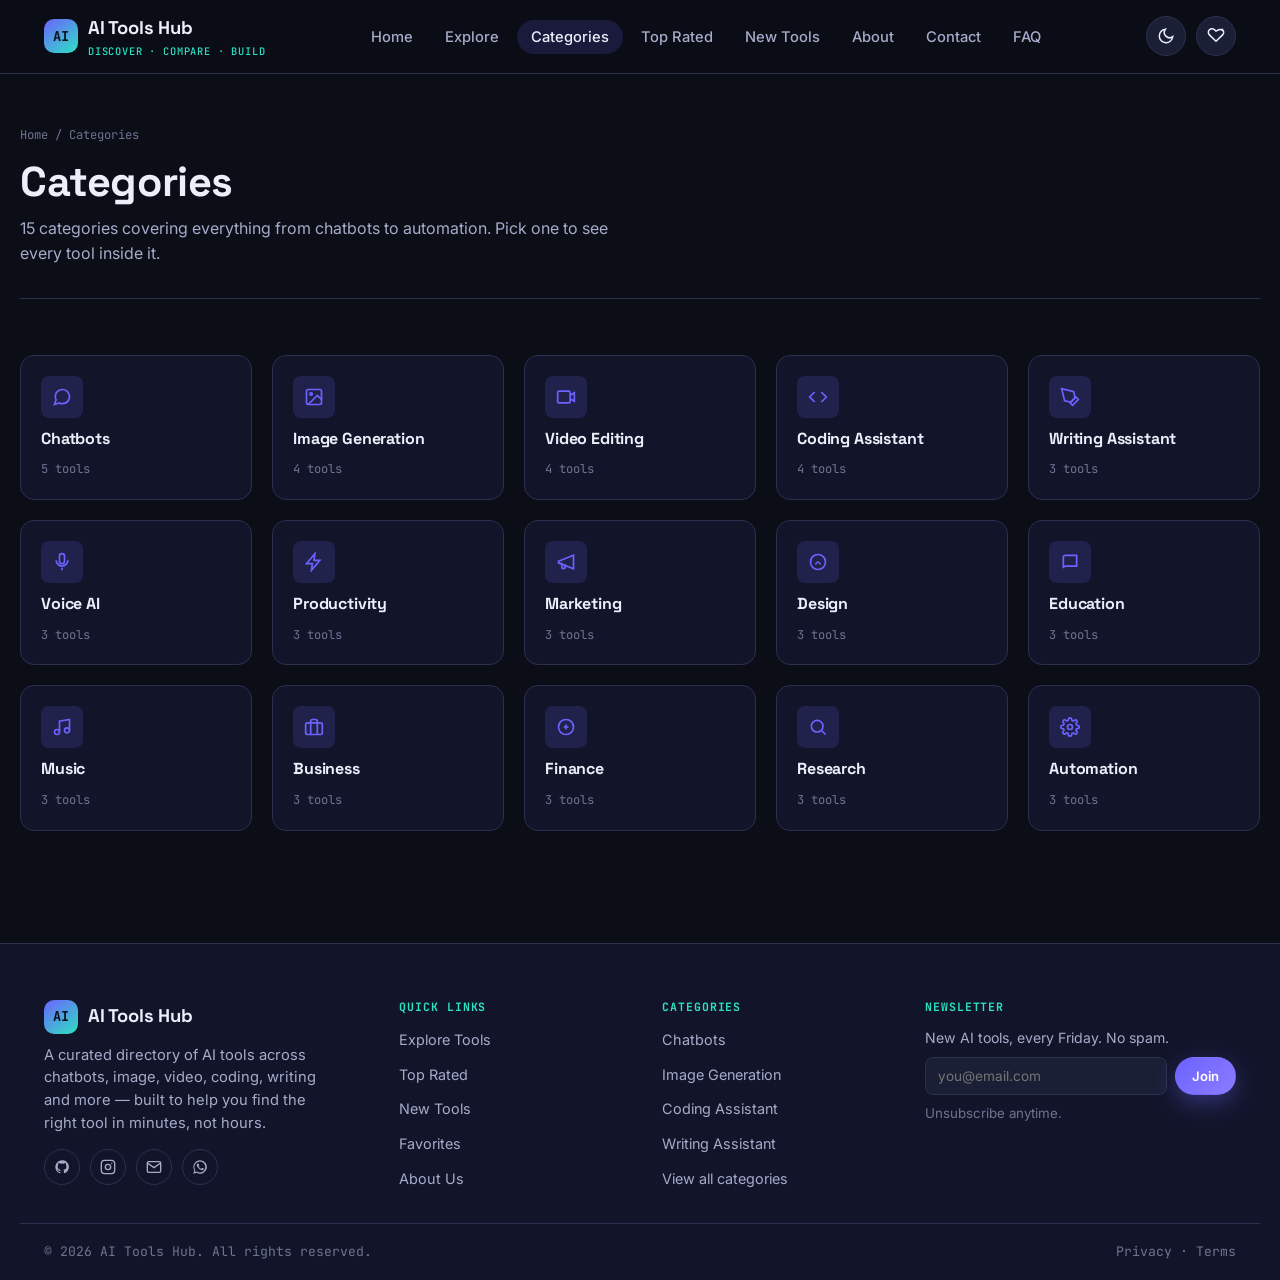
<file: categories.html>
<!DOCTYPE html>
<html lang="en">
<head>
<meta charset="UTF-8">
<meta name="viewport" content="width=device-width, initial-scale=1.0">
<title>Categories — AI Tools Hub</title>
<meta name="description" content="Browse AI tools by category: chatbots, image generation, coding, writing, voice, and more.">
<meta name="theme-color" content="#0B0D17">
<link rel="preconnect" href="https://fonts.googleapis.com">
<link rel="preconnect" href="https://fonts.gstatic.com" crossorigin>
<link href="https://fonts.googleapis.com/css2?family=Space+Grotesk:wght@500;600;700&family=Inter:wght@400;500;600;700&family=JetBrains+Mono:wght@400;500;700&display=swap" rel="stylesheet">
<style>
/* ==========================================================================
   variables.css — Design tokens
   Signature direction: a "console" aesthetic — deep indigo surfaces,
   monospace data readouts on tool cards, violet + mint signal colors.
   ========================================================================== */

:root{
  /* ---- Type ---- */
  --font-display: 'Space Grotesk', 'Segoe UI', sans-serif;
  --font-body: 'Inter', 'Segoe UI', sans-serif;
  --font-mono: 'JetBrains Mono', 'Courier New', monospace;

  /* ---- Dark theme (default) ---- */
  --bg-0: #0B0D17;
  --bg-1: #12152400;
  --bg-1-solid: #12152A;
  --bg-2: #1B1F35;
  --bg-3: #242945;
  --border: #2B3050;
  --text-0: #ECEEFA;
  --text-1: #A6ABC9;
  --text-2: #6E7391;

  --accent: #6C63FF;
  --accent-soft: rgba(108,99,255,0.16);
  --accent-2: #2DE1C2;
  --accent-2-soft: rgba(45,225,194,0.14);
  --warn: #FF8A5B;
  --warn-soft: rgba(255,138,91,0.15);
  --danger: #FF5C7A;
  --star: #FFC857;

  --shadow-1: 0 1px 2px rgba(0,0,0,0.4);
  --shadow-2: 0 8px 24px rgba(6,8,20,0.45);
  --shadow-glow: 0 0 0 1px rgba(108,99,255,0.35), 0 12px 32px rgba(108,99,255,0.18);

  --radius-sm: 8px;
  --radius-md: 14px;
  --radius-lg: 22px;
  --radius-pill: 999px;

  --gap-xs: 6px;
  --gap-sm: 12px;
  --gap-md: 20px;
  --gap-lg: 32px;
  --gap-xl: 56px;

  --container: 1240px;
  --dur-fast: 150ms;
  --dur-med: 320ms;
  --dur-slow: 600ms;
  --ease: cubic-bezier(.22,.9,.32,1);
}

[data-theme="light"]{
  --bg-0: #F3F4FB;
  --bg-1-solid: #FFFFFF;
  --bg-2: #FFFFFF;
  --bg-3: #ECEDFA;
  --border: #DFE1F2;
  --text-0: #12142A;
  --text-1: #4C5074;
  --text-2: #7B7FA3;

  --accent-soft: rgba(108,99,255,0.10);
  --accent-2-soft: rgba(45,225,194,0.14);
  --warn-soft: rgba(255,138,91,0.14);

  --shadow-1: 0 1px 2px rgba(20,22,50,0.06);
  --shadow-2: 0 10px 30px rgba(20,22,50,0.09);
  --shadow-glow: 0 0 0 1px rgba(108,99,255,0.25), 0 12px 32px rgba(108,99,255,0.14);
}

@media (prefers-reduced-motion: reduce){
  *{ animation-duration: 0.001ms !important; animation-iteration-count: 1 !important; transition-duration: 0.001ms !important; scroll-behavior: auto !important; }
}
/* ==========================================================================
   style.css — Base + components
   ========================================================================== */

*, *::before, *::after{ box-sizing: border-box; }
html{ scroll-behavior: smooth; }
body{
  margin: 0;
  background: var(--bg-0);
  color: var(--text-0);
  font-family: var(--font-body);
  line-height: 1.55;
  -webkit-font-smoothing: antialiased;
  transition: background var(--dur-med) var(--ease), color var(--dur-med) var(--ease);
}

img{ max-width: 100%; display: block; }
a{ color: inherit; }
h1,h2,h3,h4{ font-family: var(--font-display); line-height: 1.15; margin: 0; letter-spacing: -0.01em; }
p{ margin: 0; }
ul{ margin: 0; padding: 0; }
button{ font-family: inherit; }

:focus-visible{ outline: 2px solid var(--accent-2); outline-offset: 2px; }

.container{ max-width: var(--container); margin: 0 auto; padding: 0 24px; }
.section{ padding: var(--gap-xl) 0; }
.section-tight{ padding: var(--gap-lg) 0; }

.eyebrow{
  font-family: var(--font-mono);
  font-size: 0.72rem;
  letter-spacing: 0.14em;
  text-transform: uppercase;
  color: var(--accent-2);
  display: inline-flex;
  align-items: center;
  gap: 8px;
}
.eyebrow::before{ content:''; width: 18px; height: 1px; background: var(--accent-2); }

.section-head{ display:flex; align-items:flex-end; justify-content:space-between; gap: var(--gap-md); margin-bottom: var(--gap-lg); flex-wrap: wrap; }
.section-head h2{ font-size: clamp(1.5rem, 2.4vw, 2.1rem); margin-top: 8px; }
.section-head p{ color: var(--text-1); max-width: 56ch; margin-top: 8px; }
.section-link{ font-size: 0.88rem; font-weight: 600; color: var(--accent-2); text-decoration:none; white-space: nowrap; }
.section-link:hover{ text-decoration: underline; }

/* ---- Buttons ---- */
.btn{
  display: inline-flex;
  align-items: center;
  justify-content: center;
  gap: 8px;
  padding: 12px 22px;
  border-radius: var(--radius-pill);
  font-weight: 600;
  font-size: 0.92rem;
  text-decoration: none;
  border: 1px solid transparent;
  cursor: pointer;
  transition: transform var(--dur-fast) var(--ease), box-shadow var(--dur-fast) var(--ease), border-color var(--dur-fast) var(--ease), background var(--dur-fast) var(--ease);
}
.btn:active{ transform: scale(0.97); }
.btn-primary{ background: linear-gradient(135deg, var(--accent), #8B7CFF); color: #fff; box-shadow: 0 8px 22px rgba(108,99,255,0.35); }
.btn-primary:hover{ transform: translateY(-2px); }
.btn-ghost{ background: transparent; border-color: var(--border); color: var(--text-0); }
.btn-ghost:hover{ border-color: var(--accent); }
.btn-sm{ padding: 8px 16px; font-size: 0.82rem; }
.btn-block{ width: 100%; }
.btn[disabled]{ opacity: .5; cursor: not-allowed; }

/* ---- Hero ---- */
.hero{
  position: relative;
  overflow: hidden;
  padding: 76px 0 64px;
  border-bottom: 1px solid var(--border);
}
.hero-inner{ position: relative; z-index: 2; max-width: 760px; margin: 0 auto; text-align: center; }
.hero h1{ font-size: clamp(2.2rem, 5.4vw, 3.6rem); }
.hero h1 .accent{ color: var(--accent-2); }
.hero-sub{ margin-top: 18px; color: var(--text-1); font-size: 1.05rem; max-width: 56ch; margin-left:auto; margin-right:auto; }

.console{
  margin: 34px auto 0;
  max-width: 640px;
  background: var(--bg-1-solid);
  border: 1px solid var(--border);
  border-radius: var(--radius-md);
  box-shadow: var(--shadow-2);
  overflow: hidden;
}
.console-bar{
  display: flex; align-items: center; gap: 6px;
  padding: 10px 14px;
  border-bottom: 1px solid var(--border);
  font-family: var(--font-mono);
  font-size: .7rem;
  color: var(--text-2);
}
.console-dot{ width: 9px; height: 9px; border-radius: 50%; background: var(--border); }
.console-dot:nth-child(1){ background:#FF5C7A; }
.console-dot:nth-child(2){ background:#FFC857; }
.console-dot:nth-child(3){ background:#2DE1C2; }
.console-label{ margin-left: 8px; }

.search-form{ display: flex; align-items: center; gap: 10px; padding: 16px 18px; }
.search-form svg{ width: 18px; height: 18px; color: var(--text-2); flex-shrink: 0; }
.search-input{
  flex: 1; min-width: 0;
  background: transparent; border: none; outline: none;
  color: var(--text-0); font-family: var(--font-mono); font-size: 0.95rem;
}
.search-input::placeholder{ color: var(--text-2); }

.hero-stats{ display:flex; gap: var(--gap-lg); justify-content:center; margin-top: 40px; flex-wrap: wrap; }
.hero-stat b{ font-family: var(--font-display); font-size: 1.6rem; display:block; }
.hero-stat span{ color: var(--text-2); font-size: 0.8rem; font-family: var(--font-mono); }

/* ---- Category grid ---- */
.category-grid{ display: grid; grid-template-columns: repeat(5, 1fr); gap: var(--gap-md); }
.category-card{
  background: var(--bg-1-solid);
  border: 1px solid var(--border);
  border-radius: var(--radius-md);
  padding: 20px;
  text-decoration: none;
  color: var(--text-0);
  display: flex; flex-direction: column; gap: 12px;
}
.cat-icon{
  width: 42px; height: 42px; border-radius: var(--radius-sm);
  background: var(--accent-soft);
  color: var(--accent);
  display: grid; place-items: center;
}
.cat-icon svg{ width: 20px; height: 20px; }
.category-card h3{ font-size: 1rem; }
.category-card span{ color: var(--text-2); font-family: var(--font-mono); font-size: 0.76rem; }

/* ---- Tool cards ---- */
.tool-grid{ display: grid; grid-template-columns: repeat(4, 1fr); gap: var(--gap-md); }
.tool-grid.list-view{ grid-template-columns: 1fr; }

.tool-card{
  background: var(--bg-1-solid);
  border: 1px solid var(--border);
  border-radius: var(--radius-md);
  padding: 20px;
  display: flex;
  flex-direction: column;
  gap: 14px;
  position: relative;
}
.tool-top{ display: flex; align-items: flex-start; gap: 12px; }
.tool-logo{
  width: 46px; height: 46px; border-radius: 12px;
  background: linear-gradient(150deg, var(--accent-soft), var(--accent-2-soft));
  color: var(--text-0);
  display: grid; place-items: center;
  font-family: var(--font-display); font-weight: 700;
  flex-shrink: 0;
}
.tool-name-row{ display:flex; align-items:center; justify-content:space-between; gap: 8px; }
.tool-name{ font-family: var(--font-display); font-size: 1.02rem; }
.tool-cat{ color: var(--text-2); font-size: 0.76rem; font-family: var(--font-mono); }

.fav-btn{
  background: none; border: none; cursor: pointer;
  color: var(--text-2);
  width: 30px; height: 30px; display:grid; place-items:center;
  border-radius: 50%;
  flex-shrink: 0;
  transition: color var(--dur-fast) var(--ease), transform var(--dur-fast) var(--ease);
}
.fav-btn svg{ width: 19px; height: 19px; }
.fav-btn:hover{ transform: scale(1.15); }
.fav-btn.active{ color: var(--danger); }
.fav-btn.active svg{ fill: var(--danger); }

.tool-desc{ color: var(--text-1); font-size: 0.88rem; flex: 1; }

.tool-meta-row{ display: flex; align-items: center; justify-content: space-between; gap: 8px; }
.badge{
  font-family: var(--font-mono);
  font-size: 0.68rem;
  font-weight: 600;
  padding: 4px 10px;
  border-radius: var(--radius-pill);
  text-transform: uppercase;
  letter-spacing: 0.04em;
}
.badge-free{ background: var(--accent-2-soft); color: var(--accent-2); }
.badge-freemium{ background: var(--accent-soft); color: #9C93FF; }
.badge-paid{ background: var(--warn-soft); color: var(--warn); }

.rating{ display:flex; align-items:center; gap: 4px; font-family: var(--font-mono); font-size: 0.8rem; color: var(--star); }
.rating svg{ width: 14px; height: 14px; fill: var(--star); }

.tag-row{ display:flex; flex-wrap: wrap; gap: 6px; }
.tag-chip{
  font-family: var(--font-mono);
  font-size: 0.68rem;
  color: var(--text-2);
  background: var(--bg-2);
  border: 1px solid var(--border);
  padding: 3px 9px;
  border-radius: var(--radius-pill);
}

.tool-actions{ display: flex; gap: 8px; margin-top: 4px; }
.tool-actions .btn{ flex: 1; padding: 10px 14px; font-size: 0.82rem; }

/* ---- Filters/toolbar (explore page) ---- */
.toolbar{
  display: flex; flex-wrap: wrap; gap: var(--gap-sm);
  align-items: center; justify-content: space-between;
  background: var(--bg-1-solid);
  border: 1px solid var(--border);
  border-radius: var(--radius-md);
  padding: 16px 18px;
  margin-bottom: var(--gap-lg);
}
.filter-group{ display: flex; flex-wrap: wrap; gap: 8px; }
.chip-btn{
  font-family: var(--font-mono);
  font-size: 0.78rem;
  padding: 7px 14px;
  border-radius: var(--radius-pill);
  border: 1px solid var(--border);
  background: var(--bg-2);
  color: var(--text-1);
  cursor: pointer;
  transition: all var(--dur-fast) var(--ease);
}
.chip-btn:hover{ border-color: var(--accent); color: var(--text-0); }
.chip-btn.active{ background: var(--accent); color: #fff; border-color: var(--accent); }

.select-input, .text-input, textarea.text-input{
  font-family: var(--font-body);
  background: var(--bg-2);
  border: 1px solid var(--border);
  color: var(--text-0);
  border-radius: var(--radius-sm);
  padding: 10px 14px;
  font-size: 0.88rem;
}
.select-input{ font-family: var(--font-mono); }

.results-count{ font-family: var(--font-mono); font-size: 0.8rem; color: var(--text-2); }

.empty-state{
  text-align: center;
  padding: 60px 20px;
  color: var(--text-1);
}
.empty-state svg{ width: 54px; height: 54px; color: var(--text-2); margin: 0 auto 16px; }
.empty-state h3{ margin-bottom: 6px; }

.pagination{ display:flex; justify-content:center; gap: 8px; margin-top: var(--gap-lg); }
.page-btn{
  width: 38px; height: 38px; border-radius: var(--radius-sm);
  border: 1px solid var(--border); background: var(--bg-2); color: var(--text-1);
  font-family: var(--font-mono); cursor: pointer;
}
.page-btn.active{ background: var(--accent); border-color: var(--accent); color:#fff; }

/* ---- Stats section ---- */
.stats-strip{
  display: grid; grid-template-columns: repeat(4,1fr);
  gap: var(--gap-md);
  background: var(--bg-1-solid);
  border: 1px solid var(--border);
  border-radius: var(--radius-lg);
  padding: 36px;
}
.stat-item{ text-align: center; }
.stat-item b{ font-family: var(--font-display); font-size: clamp(1.8rem,3vw,2.6rem); color: var(--accent-2); display:block; }
.stat-item span{ color: var(--text-2); font-family: var(--font-mono); font-size: 0.78rem; }

/* ---- Testimonials ---- */
.testimonial-grid{ display: grid; grid-template-columns: repeat(3,1fr); gap: var(--gap-md); }
.testimonial-card{
  background: var(--bg-1-solid); border: 1px solid var(--border);
  border-radius: var(--radius-md); padding: 24px;
}
.testimonial-card p{ color: var(--text-1); font-size: 0.92rem; }
.testimonial-who{ display:flex; align-items:center; gap: 12px; margin-top: 18px; }
.avatar{
  width: 38px; height: 38px; border-radius: 50%;
  background: linear-gradient(135deg, var(--accent), var(--accent-2));
  display:grid; place-items:center; color:#0B0D17; font-weight:700; font-family: var(--font-display);
}
.who-name{ font-size: 0.86rem; font-weight: 600; }
.who-role{ font-size: 0.76rem; color: var(--text-2); }

/* ---- Newsletter ---- */
.newsletter-panel{
  background: linear-gradient(135deg, var(--bg-2), var(--bg-3));
  border: 1px solid var(--border);
  border-radius: var(--radius-lg);
  padding: 44px;
  text-align: center;
}
.newsletter-panel form{ display:flex; gap:10px; max-width: 460px; margin: 22px auto 0; }
.newsletter-panel input{ flex:1; }

/* ---- Toast ---- */
.toast-stack{ position: fixed; bottom: 24px; left: 24px; z-index: 500; display:flex; flex-direction:column; gap:10px; }
.toast{
  background: var(--bg-1-solid);
  border: 1px solid var(--border);
  border-left: 3px solid var(--accent-2);
  border-radius: var(--radius-sm);
  padding: 12px 16px;
  font-size: 0.85rem;
  box-shadow: var(--shadow-2);
  min-width: 240px;
  animation: slideUp 260ms var(--ease) both;
}
.toast.error{ border-left-color: var(--danger); }
.toast.info{ border-left-color: var(--text-2); }

/* ---- Scroll progress ---- */
.scroll-progress{
  position: fixed; top: 0; left: 0; height: 3px;
  background: linear-gradient(90deg, var(--accent), var(--accent-2));
  width: 0%; z-index: 400;
}

/* ---- Page header (interior pages) ---- */
.page-header{ padding: 52px 0 32px; border-bottom: 1px solid var(--border); }
.breadcrumbs{ font-family: var(--font-mono); font-size: 0.76rem; color: var(--text-2); margin-bottom: 14px; }
.breadcrumbs a{ color: var(--text-2); text-decoration: none; }
.breadcrumbs a:hover{ color: var(--accent-2); }
.page-header h1{ font-size: clamp(1.8rem, 3.6vw, 2.6rem); }
.page-header p{ color: var(--text-1); margin-top: 10px; max-width: 60ch; }

/* ---- Category detail chips (categories page) ---- */
.cat-legend{ display:flex; flex-wrap:wrap; gap: 8px; margin-bottom: var(--gap-lg); }

/* ---- Tool details page ---- */
.details-layout{ display: grid; grid-template-columns: 2fr 1fr; gap: var(--gap-lg); align-items: start; }
.details-main{
  background: var(--bg-1-solid); border: 1px solid var(--border); border-radius: var(--radius-lg); padding: 32px;
}
.details-head{ display:flex; gap: 18px; align-items:flex-start; }
.details-head .tool-logo{ width: 64px; height: 64px; font-size: 1.4rem; border-radius: 16px; }
.details-head h1{ font-size: 1.7rem; }
.details-section{ margin-top: 26px; }
.details-section h3{ font-size: 0.95rem; margin-bottom: 10px; }
.details-section p{ color: var(--text-1); }
.feature-list{ list-style: none; display: flex; flex-direction: column; gap: 10px; }
.feature-list li{ display:flex; gap: 10px; align-items:flex-start; color: var(--text-1); font-size: 0.9rem; }
.feature-list svg{ width: 16px; height: 16px; color: var(--accent-2); margin-top: 3px; flex-shrink: 0; }

.details-side{
  background: var(--bg-1-solid); border: 1px solid var(--border); border-radius: var(--radius-lg); padding: 24px;
  display: flex; flex-direction: column; gap: 16px;
}
.side-row{ display:flex; justify-content: space-between; font-size: 0.86rem; padding: 10px 0; border-bottom: 1px solid var(--border); }
.side-row:last-of-type{ border-bottom: none; }
.side-row span{ color: var(--text-2); }

.related-grid{ display:grid; grid-template-columns: repeat(3,1fr); gap: var(--gap-md); margin-top: var(--gap-md); }

/* ---- FAQ accordion ---- */
.faq-list{ display: flex; flex-direction: column; gap: 12px; max-width: 820px; }
.faq-item{ background: var(--bg-1-solid); border: 1px solid var(--border); border-radius: var(--radius-md); overflow: hidden; }
.faq-q{
  width: 100%; text-align: left; background: none; border: none; cursor: pointer;
  padding: 18px 20px; display:flex; align-items:center; justify-content:space-between; gap: 12px;
  color: var(--text-0); font-weight: 600; font-size: 0.95rem;
}
.faq-q svg{ width: 18px; height: 18px; flex-shrink: 0; transition: transform var(--dur-med) var(--ease); color: var(--text-2); }
.faq-item.open .faq-q svg{ transform: rotate(45deg); color: var(--accent-2); }
.faq-a{ max-height: 0; overflow: hidden; transition: max-height var(--dur-med) var(--ease); }
.faq-a-inner{ padding: 0 20px 20px; color: var(--text-1); font-size: 0.9rem; }
.faq-item.open .faq-a{ max-height: 320px; }

/* ---- Contact / forms ---- */
.form-grid{ display:grid; grid-template-columns: 1fr 1fr; gap: 16px; }
.form-field{ display:flex; flex-direction:column; gap: 6px; margin-bottom: 16px; }
.form-field label{ font-size: 0.82rem; color: var(--text-1); font-weight: 600; }
.form-field .error-msg{ font-size: 0.76rem; color: var(--danger); display:none; }
.form-field.invalid .text-input{ border-color: var(--danger); }
.form-field.invalid .error-msg{ display:block; }
.form-field.full{ grid-column: 1 / -1; }
.contact-layout{ display:grid; grid-template-columns: 1fr 1fr; gap: var(--gap-lg); }
.contact-info-card{ background: var(--bg-1-solid); border:1px solid var(--border); border-radius: var(--radius-lg); padding: 28px; }
.info-row{ display:flex; gap: 12px; align-items:flex-start; margin-bottom: 20px; }
.info-row svg{ width:18px; height:18px; color: var(--accent-2); margin-top:2px; flex-shrink:0; }
.info-row h4{ font-size: 0.9rem; margin-bottom: 2px; }
.info-row span{ color: var(--text-2); font-size: 0.84rem; }

.form-success{
  display:none; background: var(--accent-2-soft); border:1px solid var(--accent-2);
  color: var(--accent-2); padding: 14px 18px; border-radius: var(--radius-sm); font-size: 0.86rem; margin-bottom: 16px;
}
.form-success.show{ display:block; }

/* ---- Legal pages ---- */
.legal-body{ max-width: 780px; }
.legal-body h2{ font-size: 1.2rem; margin-top: 36px; margin-bottom: 10px; }
.legal-body h2:first-child{ margin-top: 0; }
.legal-body p, .legal-body li{ color: var(--text-1); font-size: 0.93rem; margin-bottom: 10px; }
.legal-body ul{ padding-left: 20px; list-style: disc; }
.legal-updated{ font-family: var(--font-mono); font-size: 0.78rem; color: var(--text-2); margin-bottom: 30px; }

/* ---- 404 ---- */
.error-page{ min-height: 60vh; display:flex; flex-direction:column; align-items:center; justify-content:center; text-align:center; padding: 80px 20px; }
.error-code{ font-family: var(--font-display); font-size: clamp(5rem, 16vw, 9rem); color: var(--accent); line-height:1; }
.error-page p{ color: var(--text-1); margin: 14px 0 26px; max-width: 46ch; }

/* ---- Favorites empty ---- */
.fav-toolbar{ display:flex; justify-content:space-between; align-items:center; margin-bottom: var(--gap-lg); flex-wrap: wrap; gap: 12px; }

/* ---- Utility ---- */
.text-center{ text-align:center; }
.mt-lg{ margin-top: var(--gap-lg); }
.flex-center{ display:flex; align-items:center; justify-content:center; }
/* ==========================================================================
   navbar.css
   ========================================================================== */

.site-header{
  position: sticky;
  top: 0;
  z-index: 200;
  background: color-mix(in srgb, var(--bg-0) 88%, transparent);
  backdrop-filter: blur(14px);
  border-bottom: 1px solid var(--border);
}

.navbar{
  max-width: var(--container);
  margin: 0 auto;
  padding: 14px 24px;
  display: flex;
  align-items: center;
  justify-content: space-between;
  gap: var(--gap-md);
}

.brand{
  display: flex;
  align-items: center;
  gap: 10px;
  font-family: var(--font-display);
  font-weight: 700;
  font-size: 1.15rem;
  color: var(--text-0);
  text-decoration: none;
  letter-spacing: -0.01em;
}

.brand-mark{
  width: 34px; height: 34px;
  border-radius: 10px;
  background: linear-gradient(145deg, var(--accent), var(--accent-2));
  display: grid; place-items: center;
  color: #0B0D17;
  font-family: var(--font-mono);
  font-weight: 700;
  font-size: 0.85rem;
  flex-shrink: 0;
}

.brand small{
  font-family: var(--font-mono);
  font-weight: 500;
  color: var(--accent-2);
  font-size: 0.65rem;
  display: block;
  letter-spacing: 0.08em;
}

.nav-links{
  display: flex;
  align-items: center;
  gap: 4px;
  list-style: none;
}

.nav-links a{
  color: var(--text-1);
  text-decoration: none;
  font-size: 0.92rem;
  font-weight: 500;
  padding: 8px 14px;
  border-radius: var(--radius-pill);
  transition: color var(--dur-fast) var(--ease), background var(--dur-fast) var(--ease);
  white-space: nowrap;
}

.nav-links a:hover,
.nav-links a:focus-visible{
  color: var(--text-0);
  background: var(--bg-2);
}

.nav-links a.active{
  color: var(--text-0);
  background: var(--accent-soft);
}

.nav-actions{
  display: flex;
  align-items: center;
  gap: 10px;
}

.icon-btn{
  width: 40px; height: 40px;
  display: grid; place-items: center;
  border-radius: var(--radius-pill);
  border: 1px solid var(--border);
  background: var(--bg-2);
  color: var(--text-0);
  cursor: pointer;
  transition: transform var(--dur-fast) var(--ease), border-color var(--dur-fast) var(--ease);
}
.icon-btn:hover{ border-color: var(--accent); transform: translateY(-1px); }
.icon-btn svg{ width: 18px; height: 18px; }

.theme-toggle .sun{ display:none; }
[data-theme="light"] .theme-toggle .moon{ display:none; }
[data-theme="light"] .theme-toggle .sun{ display:block; }

.fav-count{
  position: absolute;
  top: -4px; right: -4px;
  background: var(--warn);
  color: #1a0a02;
  font-family: var(--font-mono);
  font-size: 0.62rem;
  font-weight: 700;
  min-width: 16px; height: 16px;
  border-radius: 999px;
  display: grid; place-items: center;
  padding: 0 3px;
}

.nav-actions .icon-btn{ position: relative; }

.menu-toggle{ display: none; }

.mobile-drawer{
  display: none;
}

/* Mobile nav */
@media (max-width: 900px){
  .nav-links{ display: none; }
  .menu-toggle{ display: grid; }

  .mobile-drawer{
    display: block;
    position: fixed;
    inset: 0 0 0 auto;
    width: min(78vw, 320px);
    height: 100vh;
    background: var(--bg-1-solid);
    border-left: 1px solid var(--border);
    transform: translateX(100%);
    transition: transform var(--dur-med) var(--ease);
    z-index: 300;
    padding: 24px;
    overflow-y: auto;
  }
  .mobile-drawer.open{ transform: translateX(0); }
  .mobile-drawer ul{ list-style: none; display: flex; flex-direction: column; gap: 4px; margin-top: 28px; }
  .mobile-drawer a{
    display: block; padding: 12px 14px; border-radius: var(--radius-sm);
    color: var(--text-1); text-decoration: none; font-weight: 500;
  }
  .mobile-drawer a.active, .mobile-drawer a:hover{ color: var(--text-0); background: var(--bg-2); }

  .drawer-close{
    display: flex; justify-content: flex-end;
  }

  .drawer-overlay{
    position: fixed; inset: 0; background: rgba(3,4,10,0.55);
    opacity: 0; pointer-events: none; transition: opacity var(--dur-med) var(--ease);
    z-index: 290;
  }
  .drawer-overlay.open{ opacity: 1; pointer-events: auto; }
}
/* ==========================================================================
   footer.css
   ========================================================================== */

.site-footer{
  background: var(--bg-1-solid);
  border-top: 1px solid var(--border);
  margin-top: var(--gap-xl);
}

.footer-top{
  max-width: var(--container);
  margin: 0 auto;
  padding: var(--gap-xl) 24px var(--gap-lg);
  display: grid;
  grid-template-columns: 1.4fr 1fr 1fr 1.2fr;
  gap: var(--gap-lg);
}

.footer-brand p{
  color: var(--text-1);
  font-size: 0.92rem;
  max-width: 32ch;
  margin-top: 10px;
}

.footer-col h4{
  font-family: var(--font-mono);
  text-transform: uppercase;
  letter-spacing: 0.08em;
  font-size: 0.72rem;
  color: var(--accent-2);
  margin-bottom: 14px;
}

.footer-col ul{ list-style: none; display: flex; flex-direction: column; gap: 10px; }
.footer-col a{
  color: var(--text-1);
  text-decoration: none;
  font-size: 0.9rem;
  transition: color var(--dur-fast) var(--ease);
}
.footer-col a:hover{ color: var(--text-0); }

.footer-newsletter form{
  display: flex;
  gap: 8px;
  margin-top: 8px;
}
.footer-newsletter input{
  flex: 1;
  min-width: 0;
  padding: 10px 12px;
  border-radius: var(--radius-sm);
  border: 1px solid var(--border);
  background: var(--bg-2);
  color: var(--text-0);
  font-size: 0.85rem;
}
.footer-newsletter small{ display:block; margin-top: 8px; color: var(--text-2); }

.social-row{
  display: flex;
  gap: 10px;
  margin-top: 14px;
}
.social-row a{
  width: 36px; height: 36px;
  border-radius: 999px;
  border: 1px solid var(--border);
  display: grid; place-items: center;
  color: var(--text-1);
}
.social-row a:hover{ color: var(--accent-2); border-color: var(--accent-2); }
.social-row svg{ width: 16px; height: 16px; }

.footer-bottom{
  border-top: 1px solid var(--border);
  padding: 18px 24px;
  max-width: var(--container);
  margin: 0 auto;
  display: flex;
  align-items: center;
  justify-content: space-between;
  gap: 12px;
  font-size: 0.82rem;
  color: var(--text-2);
  font-family: var(--font-mono);
}

.back-to-top{
  position: fixed;
  right: 24px; bottom: 24px;
  width: 46px; height: 46px;
  border-radius: 999px;
  background: var(--accent);
  color: #fff;
  border: none;
  display: grid; place-items: center;
  cursor: pointer;
  opacity: 0; pointer-events: none;
  transform: translateY(10px);
  transition: all var(--dur-med) var(--ease);
  box-shadow: var(--shadow-2);
  z-index: 150;
}
.back-to-top.show{ opacity: 1; pointer-events: auto; transform: translateY(0); }
.back-to-top svg{ width: 18px; height: 18px; }

@media (max-width: 860px){
  .footer-top{ grid-template-columns: 1fr 1fr; }
  .footer-bottom{ flex-direction: column; text-align: center; }
}
@media (max-width: 520px){
  .footer-top{ grid-template-columns: 1fr; }
}
/* ==========================================================================
   animations.css
   ========================================================================== */

@keyframes fadeIn{ from{ opacity:0; } to{ opacity:1; } }
@keyframes slideUp{ from{ opacity:0; transform: translateY(24px); } to{ opacity:1; transform: translateY(0); } }
@keyframes popIn{ from{ opacity:0; transform: scale(.92); } to{ opacity:1; transform: scale(1); } }
@keyframes spin{ to{ transform: rotate(360deg); } }
@keyframes pulseGlow{
  0%,100%{ box-shadow: 0 0 0 0 rgba(108,99,255,0.35); }
  50%{ box-shadow: 0 0 0 8px rgba(108,99,255,0); }
}
@keyframes gridDrift{
  from{ background-position: 0 0; }
  to{ background-position: 60px 60px; }
}
@keyframes blink{ 50%{ opacity: 0; } }
@keyframes floatY{
  0%,100%{ transform: translateY(0); }
  50%{ transform: translateY(-10px); }
}
@keyframes ripple{
  from{ transform: scale(0); opacity: .55; }
  to{ transform: scale(2.6); opacity: 0; }
}

.fade-in{ animation: fadeIn var(--dur-slow) var(--ease) both; }
.slide-up{ animation: slideUp var(--dur-slow) var(--ease) both; }
.pop-in{ animation: popIn var(--dur-med) var(--ease) both; }

/* Scroll reveal: JS toggles .in-view */
.reveal{
  opacity: 0;
  transform: translateY(28px);
  transition: opacity 700ms var(--ease), transform 700ms var(--ease);
}
.reveal.in-view{ opacity: 1; transform: translateY(0); }
.reveal-stagger > *{ transition-delay: calc(var(--stagger-i, 0) * 70ms); }

/* Hover lift */
.hover-lift{ transition: transform var(--dur-med) var(--ease), box-shadow var(--dur-med) var(--ease); }
.hover-lift:hover{ transform: translateY(-6px); box-shadow: var(--shadow-2); }

/* Card tilt (JS sets --rx/--ry via pointer move) */
.tilt{
  --rx: 0deg; --ry: 0deg;
  transform: perspective(800px) rotateX(var(--rx)) rotateY(var(--ry));
  transition: transform 200ms var(--ease);
  will-change: transform;
}

/* Ripple buttons */
.ripple-btn{ position: relative; overflow: hidden; }
.ripple-span{
  position: absolute;
  border-radius: 999px;
  background: rgba(255,255,255,0.55);
  pointer-events: none;
  animation: ripple 650ms ease-out forwards;
}

/* Loading spinner */
.spinner{
  width: 34px; height: 34px;
  border-radius: 50%;
  border: 3px solid var(--border);
  border-top-color: var(--accent);
  animation: spin 800ms linear infinite;
}
.loading-screen{
  position: fixed; inset: 0; z-index: 999;
  background: var(--bg-0);
  display: grid; place-items: center;
  gap: 14px;
  transition: opacity 500ms var(--ease), visibility 500ms;
}
.loading-screen.hide{ opacity: 0; visibility: hidden; }
.loading-screen span{ font-family: var(--font-mono); color: var(--text-2); font-size: .8rem; letter-spacing: .08em; }

/* Typing effect caret */
.caret{
  display: inline-block; width: 2px; height: 1em;
  background: var(--accent-2);
  margin-left: 2px;
  animation: blink 900ms step-end infinite;
  vertical-align: middle;
}

/* Animated grid backdrop for hero */
.grid-backdrop{
  position: absolute; inset: 0;
  background-image:
    linear-gradient(var(--border) 1px, transparent 1px),
    linear-gradient(90deg, var(--border) 1px, transparent 1px);
  background-size: 42px 42px;
  opacity: 0.35;
  animation: gridDrift 14s linear infinite;
  mask-image: radial-gradient(ellipse at 50% 0%, black 40%, transparent 78%);
}
.floaty{ animation: floatY 6s ease-in-out infinite; }

/* Counters (JS drives the number, this is just presentational) */
.counter-num{ font-variant-numeric: tabular-nums; }

/* Skeleton / lazy loading shimmer */
@keyframes shimmer{ 0%{ background-position: -300px 0; } 100%{ background-position: 300px 0; } }
.skeleton{
  background: linear-gradient(90deg, var(--bg-2) 25%, var(--bg-3) 37%, var(--bg-2) 63%);
  background-size: 300px 100%;
  animation: shimmer 1.4s linear infinite;
  border-radius: var(--radius-md);
}
/* ==========================================================================
   responsive.css — mobile-first breakpoint overrides
   ========================================================================== */

@media (max-width: 1080px){
  .category-grid{ grid-template-columns: repeat(3,1fr); }
  .tool-grid{ grid-template-columns: repeat(3,1fr); }
  .testimonial-grid{ grid-template-columns: repeat(2,1fr); }
  .stats-strip{ grid-template-columns: repeat(2,1fr); }
}

@media (max-width: 860px){
  .details-layout{ grid-template-columns: 1fr; }
  .contact-layout{ grid-template-columns: 1fr; }
  .related-grid{ grid-template-columns: repeat(2,1fr); }
}

@media (max-width: 720px){
  .category-grid{ grid-template-columns: repeat(2,1fr); }
  .tool-grid{ grid-template-columns: repeat(2,1fr); }
  .testimonial-grid{ grid-template-columns: 1fr; }
  .stats-strip{ grid-template-columns: repeat(2,1fr); gap: var(--gap-md); padding: 24px; }
  .hero{ padding: 56px 0 44px; }
  .form-grid{ grid-template-columns: 1fr; }
  .toolbar{ flex-direction: column; align-items: stretch; }
  .section-head{ flex-direction: column; align-items: flex-start; }
}

@media (max-width: 520px){
  .category-grid{ grid-template-columns: 1fr 1fr; }
  .tool-grid{ grid-template-columns: 1fr; }
  .related-grid{ grid-template-columns: 1fr; }
  .footer-newsletter form{ flex-direction: column; }
  .hero-stats{ gap: var(--gap-md); }
  .navbar{ padding: 12px 16px; }
  .container{ padding: 0 16px; }
  .details-head{ flex-direction: column; }
  .back-to-top{ right: 16px; bottom: 16px; }
}

</style>
</head>
<body data-page="categories">

<div class="loading-screen"><div class="spinner"></div><span>LOADING AI TOOLS HUB&hellip;</span></div>
<div class="scroll-progress"></div>
<div class="drawer-overlay"></div>

<header class="site-header">
  <nav class="navbar">
    <a href="index.html" class="brand">
      <span class="brand-mark">AI</span>
      <span>AI Tools Hub<small>DISCOVER &middot; COMPARE &middot; BUILD</small></span>
    </a>
    <ul class="nav-links">
      <li><a href="index.html">Home</a></li>
      <li><a href="explore.html">Explore</a></li>
      <li><a href="categories.html" class="active">Categories</a></li>
      <li><a href="top-rated.html">Top Rated</a></li>
      <li><a href="new-tools.html">New Tools</a></li>
      <li><a href="about.html">About</a></li>
      <li><a href="contact.html">Contact</a></li>
      <li><a href="faq.html">FAQ</a></li>
    </ul>
    <div class="nav-actions">
      <button class="icon-btn theme-toggle" aria-label="Toggle dark or light theme">
        <svg class="moon" viewBox="0 0 24 24" fill="none" stroke="currentColor" stroke-width="2"><path d="M21 12.8A9 9 0 1 1 11.2 3 7 7 0 0 0 21 12.8z"/></svg>
        <svg class="sun" viewBox="0 0 24 24" fill="none" stroke="currentColor" stroke-width="2"><circle cx="12" cy="12" r="4"/><path d="M12 2v2M12 20v2M4.9 4.9l1.4 1.4M17.7 17.7l1.4 1.4M2 12h2M20 12h2M4.9 19.1l1.4-1.4M17.7 6.3l1.4-1.4"/></svg>
      </button>
      <a class="icon-btn" href="favorites.html" aria-label="View favorites">
        <svg viewBox="0 0 24 24" fill="none" stroke="currentColor" stroke-width="2"><path d="M20.8 4.6c-1.9-1.9-5-1.9-6.9 0L12 5.5l-1.9-1.9c-1.9-1.9-5-1.9-6.9 0-1.9 1.9-1.9 5 0 6.9L12 19.1l8.8-8.6c1.9-1.9 1.9-5 0-6.9z"/></svg>
        <span class="fav-count">0</span>
      </a>
      <button class="icon-btn menu-toggle" aria-label="Open menu">
        <svg viewBox="0 0 24 24" fill="none" stroke="currentColor" stroke-width="2"><path d="M3 6h18M3 12h18M3 18h18"/></svg>
      </button>
    </div>
  </nav>
</header>

<div class="mobile-drawer">
  <div class="drawer-close">
    <button class="icon-btn" aria-label="Close menu">
      <svg viewBox="0 0 24 24" fill="none" stroke="currentColor" stroke-width="2"><path d="M18 6L6 18M6 6l12 12"/></svg>
    </button>
  </div>
  <ul>
    <li><a href="index.html">Home</a></li>
    <li><a href="explore.html">Explore</a></li>
    <li><a href="categories.html" class="active">Categories</a></li>
    <li><a href="top-rated.html">Top Rated</a></li>
    <li><a href="new-tools.html">New Tools</a></li>
    <li><a href="about.html">About</a></li>
    <li><a href="contact.html">Contact</a></li>
    <li><a href="faq.html">FAQ</a></li>
    <li><a href="favorites.html">Favorites</a></li>
    <li><a href="privacy.html">Privacy Policy</a></li>
    <li><a href="terms.html">Terms & Conditions</a></li>
  </ul>
</div>

<main>

<div class="page-header container">
  <div class="breadcrumbs"><a href="index.html">Home</a> / Categories</div>
  <h1>Categories</h1>
  <p>15 categories covering everything from chatbots to automation. Pick one to see every tool inside it.</p>
</div>
<div class="section container">
  <div class="category-grid" id="all-categories"></div>
</div>

</main>

<footer class="site-footer">
  <div class="footer-top">
    <div class="footer-brand">
      <a href="index.html" class="brand"><span class="brand-mark">AI</span><span>AI Tools Hub</span></a>
      <p>A curated directory of AI tools across chatbots, image, video, coding, writing and more &mdash; built to help you find the right tool in minutes, not hours.</p>
      <div class="social-row">
        <a href="https://github.com/jv-patel" target="_blank" rel="noopener" aria-label="GitHub"><svg viewBox="0 0 24 24" fill="currentColor"><path d="M12 2a10 10 0 0 0-3.2 19.5c.5.1.7-.2.7-.5v-1.7c-2.8.6-3.4-1.3-3.4-1.3-.5-1.1-1.1-1.5-1.1-1.5-.9-.6.1-.6.1-.6 1 .1 1.5 1 1.5 1 .9 1.5 2.3 1.1 2.9.8.1-.7.4-1.1.6-1.4-2.3-.3-4.6-1.1-4.6-5 0-1.1.4-2 1-2.6-.1-.3-.5-1.3.1-2.7 0 0 .9-.3 2.9 1a10 10 0 0 1 5.2 0c2-1.3 2.9-1 2.9-1 .6 1.4.2 2.4.1 2.7.6.6 1 1.5 1 2.6 0 3.9-2.3 4.7-4.6 5 .4.3.7 1 .7 1.9v2.8c0 .3.2.6.7.5A10 10 0 0 0 12 2z"/></svg></a>
        <a href="https://www.instagram.com/jeel_ptl_.2515?igsh=MTcyYmI2Yjl2MjRzaQ==" target="_blank" rel="noopener" aria-label="Instagram"><svg viewBox="0 0 24 24" fill="none" stroke="currentColor" stroke-width="2"><rect x="2" y="2" width="20" height="20" rx="5"/><circle cx="12" cy="12" r="4"/><circle cx="17.5" cy="6.5" r="1" fill="currentColor" stroke="none"/></svg></a>
        <a href="mailto:jeelpatel0038@gmail.com" aria-label="Gmail"><svg viewBox="0 0 24 24" fill="none" stroke="currentColor" stroke-width="2"><rect x="2" y="4" width="20" height="16" rx="2"/><path d="m22 6-10 7L2 6"/></svg></a>
        <a href="https://wa.me/919723415082" target="_blank" rel="noopener" aria-label="WhatsApp"><svg viewBox="0 0 24 24" fill="currentColor"><path d="M17.5 14.4c-.3-.1-1.6-.8-1.9-.9-.2-.1-.4-.1-.6.1-.2.3-.7.9-.8 1-.2.2-.3.2-.5.1-.3-.1-1.2-.4-2.2-1.4-.8-.7-1.4-1.6-1.5-1.9-.2-.3 0-.4.1-.6.1-.1.3-.3.4-.5.1-.1.2-.3.2-.4.1-.2 0-.3 0-.5-.1-.1-.6-1.4-.8-2-.2-.5-.4-.4-.6-.5h-.5c-.2 0-.5.1-.7.3-.2.3-.9.9-.9 2.1s.9 2.5 1.1 2.7c.1.2 1.9 2.9 4.6 4 .6.3 1.1.4 1.5.6.6.2 1.2.2 1.6.1.5-.1 1.6-.6 1.8-1.3.2-.6.2-1.1.2-1.3-.1-.1-.3-.2-.5-.3z"/><path d="M12 2a10 10 0 0 0-8.6 15L2 22l5.2-1.4A10 10 0 1 0 12 2zm0 18.2c-1.6 0-3.2-.4-4.5-1.3l-.3-.2-3.1.8.8-3-.2-.3A8.2 8.2 0 1 1 12 20.2z"/></svg></a>
      </div>
    </div>

    <div class="footer-col">
      <h4>Quick Links</h4>
      <ul>
        <li><a href="explore.html">Explore Tools</a></li>
        <li><a href="top-rated.html">Top Rated</a></li>
        <li><a href="new-tools.html">New Tools</a></li>
        <li><a href="favorites.html">Favorites</a></li>
        <li><a href="about.html">About Us</a></li>
      </ul>
    </div>
    <div class="footer-col">
      <h4>Categories</h4>
      <ul>
        <li><a href="explore.html?category=chatbots">Chatbots</a></li>
        <li><a href="explore.html?category=image">Image Generation</a></li>
        <li><a href="explore.html?category=coding">Coding Assistant</a></li>
        <li><a href="explore.html?category=writing">Writing Assistant</a></li>
        <li><a href="categories.html">View all categories</a></li>
      </ul>
    </div>
    <div class="footer-col footer-newsletter">
      <h4>Newsletter</h4>
      <p style="color:var(--text-1); font-size:0.88rem;">New AI tools, every Friday. No spam.</p>
      <form novalidate>
        <input type="email" class="text-input" placeholder="you@email.com" required aria-label="Email address">
        <button type="submit" class="btn btn-primary btn-sm ripple-btn">Join</button>
      </form>
      <small>Unsubscribe anytime.</small>
    </div>
  </div>
  <div class="footer-bottom">
    <span>&copy; <span data-year></span> AI Tools Hub. All rights reserved.</span>
    <span><a href="privacy.html" style="color:inherit;text-decoration:none;">Privacy</a> &middot; <a href="terms.html" style="color:inherit;text-decoration:none;">Terms</a></span>
  </div>
</footer>

<button class="back-to-top" aria-label="Back to top">
  <svg viewBox="0 0 24 24" fill="none" stroke="currentColor" stroke-width="2"><path d="M12 19V5M5 12l7-7 7 7"/></svg>
</button>

<script>
/* ==========================================================================
   data.js — Static dataset for AI Tools Hub
   Contains category metadata and the tool catalog. In a production app this
   would come from an API; here it's a module-level constant so every page
   (explore, categories, favorites, details) can share one source of truth.
   ========================================================================== */

const CATEGORIES = [
  { id: 'chatbots',    name: 'Chatbots',          icon: 'chat' },
  { id: 'image',       name: 'Image Generation',  icon: 'image' },
  { id: 'video',       name: 'Video Editing',     icon: 'video' },
  { id: 'coding',      name: 'Coding Assistant',  icon: 'code' },
  { id: 'writing',     name: 'Writing Assistant', icon: 'pen' },
  { id: 'voice',       name: 'Voice AI',          icon: 'mic' },
  { id: 'productivity',name: 'Productivity',      icon: 'bolt' },
  { id: 'marketing',   name: 'Marketing',         icon: 'megaphone' },
  { id: 'design',      name: 'Design',            icon: 'pen-tool' },
  { id: 'education',   name: 'Education',         icon: 'book' },
  { id: 'music',       name: 'Music',             icon: 'music' },
  { id: 'business',    name: 'Business',          icon: 'briefcase' },
  { id: 'finance',     name: 'Finance',           icon: 'coin' },
  { id: 'research',    name: 'Research',          icon: 'search' },
  { id: 'automation',  name: 'Automation',        icon: 'gear' }
];

/* pricing: "Free" | "Freemium" | "Paid"
   dateAdded: ISO date, newer = higher on "New AI Tools"
   popularity: 0-100, used for "Most Popular" sort and Trending section        */
const TOOLS = [
  { id:1, name:'ChatGPT', category:'chatbots', logo:'C', pricing:'Freemium', rating:4.8, popularity:99, dateAdded:'2025-11-02',
    desc:'A general-purpose conversational assistant for writing, brainstorming, coding help and everyday Q&A.',
    tags:['assistant','llm','conversation'], site:'https://chat.openai.com', featured:true, trending:true },
  { id:2, name:'Claude', category:'chatbots', logo:'C', pricing:'Freemium', rating:4.8, popularity:97, dateAdded:'2025-12-10',
    desc:'An AI assistant from Anthropic built for thoughtful writing, analysis, and long-context document work.',
    tags:['assistant','llm','writing'], site:'https://claude.ai', featured:true, trending:true },
  { id:3, name:'Gemini', category:'chatbots', logo:'G', pricing:'Freemium', rating:4.5, popularity:93, dateAdded:'2025-10-15',
    desc:'Google\'s multimodal assistant integrated across Search, Workspace, and Android for everyday tasks.',
    tags:['assistant','llm','multimodal'], site:'https://gemini.google.com', featured:true, trending:false },
  { id:4, name:'Perplexity', category:'chatbots', logo:'P', pricing:'Freemium', rating:4.6, popularity:90, dateAdded:'2026-01-05',
    desc:'An answer engine that pairs conversational search with cited sources for quick, sourced research.',
    tags:['search','answers','citations'], site:'https://perplexity.ai', featured:false, trending:true },
  { id:5, name:'Microsoft Copilot', category:'chatbots', logo:'M', pricing:'Freemium', rating:4.3, popularity:85, dateAdded:'2025-09-20',
    desc:'A conversational assistant woven into Windows and Microsoft 365 for drafting, summarizing and search.',
    tags:['assistant','office','windows'], site:'https://copilot.microsoft.com', featured:false, trending:false },

  { id:6, name:'Midjourney', category:'image', logo:'M', pricing:'Paid', rating:4.7, popularity:96, dateAdded:'2025-11-20',
    desc:'A prompt-driven image generator known for painterly, highly stylized visuals used by designers and artists.',
    tags:['image','art','generative'], site:'https://midjourney.com', featured:true, trending:true },
  { id:7, name:'DALL·E 3', category:'image', logo:'D', pricing:'Freemium', rating:4.5, popularity:91, dateAdded:'2025-08-14',
    desc:'OpenAI\'s image model that turns natural-language prompts into detailed, editable illustrations.',
    tags:['image','art','openai'], site:'https://openai.com/dall-e-3', featured:true, trending:false },
  { id:8, name:'Stable Diffusion', category:'image', logo:'S', pricing:'Free', rating:4.4, popularity:88, dateAdded:'2025-07-01',
    desc:'An open-weights image generation model that can run locally and be fine-tuned for custom styles.',
    tags:['image','open-source','local'], site:'https://stability.ai', featured:false, trending:false },
  { id:9, name:'Adobe Firefly', category:'image', logo:'A', pricing:'Freemium', rating:4.5, popularity:87, dateAdded:'2025-12-01',
    desc:'Adobe\'s generative image and effects engine built directly into Photoshop and Express workflows.',
    tags:['image','adobe','design'], site:'https://firefly.adobe.com', featured:false, trending:true },

  { id:10, name:'Runway', category:'video', logo:'R', pricing:'Freemium', rating:4.6, popularity:92, dateAdded:'2025-11-28',
    desc:'A creative suite for AI video generation, editing, and visual effects used by filmmakers and studios.',
    tags:['video','generative','editing'], site:'https://runwayml.com', featured:true, trending:true },
  { id:11, name:'Pika', category:'video', logo:'P', pricing:'Freemium', rating:4.3, popularity:83, dateAdded:'2026-01-10',
    desc:'A text-to-video and image-to-video tool for quickly producing short stylized clips.',
    tags:['video','generative','clips'], site:'https://pika.art', featured:false, trending:true },
  { id:12, name:'Descript', category:'video', logo:'D', pricing:'Freemium', rating:4.7, popularity:89, dateAdded:'2025-06-19',
    desc:'An editor that lets you cut video and audio by editing a text transcript, plus AI voice cleanup.',
    tags:['video','podcast','transcript'], site:'https://descript.com', featured:true, trending:false },
  { id:13, name:'Synthesia', category:'video', logo:'S', pricing:'Paid', rating:4.5, popularity:86, dateAdded:'2025-09-05',
    desc:'Generates talking-head videos from text using AI avatars, popular for training and marketing content.',
    tags:['video','avatar','training'], site:'https://synthesia.io', featured:false, trending:false },

  { id:14, name:'GitHub Copilot', category:'coding', logo:'G', pricing:'Freemium', rating:4.6, popularity:95, dateAdded:'2025-10-02',
    desc:'An in-editor pair programmer that suggests code, tests, and whole functions as you type.',
    tags:['coding','ide','autocomplete'], site:'https://github.com/features/copilot', featured:true, trending:true },
  { id:15, name:'Cursor', category:'coding', logo:'C', pricing:'Freemium', rating:4.7, popularity:94, dateAdded:'2025-12-18',
    desc:'An AI-native code editor built around chat-driven edits across an entire codebase.',
    tags:['coding','editor','refactor'], site:'https://cursor.sh', featured:true, trending:true },
  { id:16, name:'Tabnine', category:'coding', logo:'T', pricing:'Freemium', rating:4.1, popularity:76, dateAdded:'2025-05-11',
    desc:'A privacy-focused code completion tool that can run on private infrastructure for enterprise teams.',
    tags:['coding','privacy','enterprise'], site:'https://tabnine.com', featured:false, trending:false },
  { id:17, name:'Codeium', category:'coding', logo:'C', pricing:'Free', rating:4.4, popularity:80, dateAdded:'2025-08-22',
    desc:'A free code-completion and chat assistant supporting dozens of languages and major editors.',
    tags:['coding','free','autocomplete'], site:'https://codeium.com', featured:false, trending:false },

  { id:18, name:'Jasper', category:'writing', logo:'J', pricing:'Paid', rating:4.3, popularity:82, dateAdded:'2025-07-30',
    desc:'A brand-voice-aware writing platform built for marketing teams producing long-form campaign copy.',
    tags:['writing','marketing','brand'], site:'https://jasper.ai', featured:false, trending:false },
  { id:19, name:'Copy.ai', category:'writing', logo:'C', pricing:'Freemium', rating:4.2, popularity:78, dateAdded:'2025-06-14',
    desc:'A workflow-based copywriting tool for generating ad copy, emails, and product descriptions fast.',
    tags:['writing','copywriting','ads'], site:'https://copy.ai', featured:false, trending:false },
  { id:20, name:'Writesonic', category:'writing', logo:'W', pricing:'Freemium', rating:4.1, popularity:74, dateAdded:'2025-04-09',
    desc:'An article and landing-page writer with SEO-focused templates for content teams.',
    tags:['writing','seo','articles'], site:'https://writesonic.com', featured:false, trending:false },

  { id:21, name:'ElevenLabs', category:'voice', logo:'E', pricing:'Freemium', rating:4.8, popularity:93, dateAdded:'2025-12-05',
    desc:'A realistic text-to-speech and voice-cloning platform used for narration, dubbing, and games.',
    tags:['voice','tts','cloning'], site:'https://elevenlabs.io', featured:true, trending:true },
  { id:22, name:'Murf AI', category:'voice', logo:'M', pricing:'Freemium', rating:4.4, popularity:81, dateAdded:'2025-08-01',
    desc:'A studio for generating voiceovers with adjustable tone and pacing for videos and presentations.',
    tags:['voice','voiceover','studio'], site:'https://murf.ai', featured:false, trending:false },
  { id:23, name:'Play.ht', category:'voice', logo:'P', pricing:'Freemium', rating:4.3, popularity:77, dateAdded:'2025-05-27',
    desc:'Text-to-speech API and app offering ultra-realistic voices for apps, podcasts, and audiobooks.',
    tags:['voice','api','audiobook'], site:'https://play.ht', featured:false, trending:false },

  { id:24, name:'Notion AI', category:'productivity', logo:'N', pricing:'Freemium', rating:4.5, popularity:89, dateAdded:'2025-09-17',
    desc:'Built into Notion docs to summarize, draft, translate, and organize notes and project pages.',
    tags:['productivity','notes','docs'], site:'https://notion.so/product/ai', featured:true, trending:false },
  { id:25, name:'Motion', category:'productivity', logo:'M', pricing:'Paid', rating:4.4, popularity:79, dateAdded:'2025-10-29',
    desc:'An AI calendar planner that automatically schedules tasks and meetings around your priorities.',
    tags:['productivity','calendar','planning'], site:'https://usemotion.com', featured:false, trending:true },
  { id:26, name:'Otter.ai', category:'productivity', logo:'O', pricing:'Freemium', rating:4.4, popularity:84, dateAdded:'2025-07-08',
    desc:'Records and transcribes meetings in real time with automated summaries and action items.',
    tags:['productivity','meetings','transcription'], site:'https://otter.ai', featured:false, trending:false },

  { id:27, name:'AdCreative.ai', category:'marketing', logo:'A', pricing:'Paid', rating:4.2, popularity:75, dateAdded:'2025-06-25',
    desc:'Generates ad creatives and banner variations optimized for click-through and conversion testing.',
    tags:['marketing','ads','creative'], site:'https://adcreative.ai', featured:false, trending:false },
  { id:28, name:'Surfer SEO', category:'marketing', logo:'S', pricing:'Paid', rating:4.5, popularity:83, dateAdded:'2025-11-11',
    desc:'Analyzes top-ranking pages to guide content structure, keywords, and on-page SEO scoring.',
    tags:['marketing','seo','content'], site:'https://surferseo.com', featured:false, trending:true },
  { id:29, name:'Persado', category:'marketing', logo:'P', pricing:'Paid', rating:4.0, popularity:68, dateAdded:'2025-03-19',
    desc:'Uses language analytics to test and select emotionally resonant marketing messages at scale.',
    tags:['marketing','messaging','enterprise'], site:'https://persado.com', featured:false, trending:false },

  { id:30, name:'Canva Magic Studio', category:'design', logo:'C', pricing:'Freemium', rating:4.6, popularity:90, dateAdded:'2025-10-08',
    desc:'A suite of generative design tools inside Canva for backgrounds, layouts, and one-click edits.',
    tags:['design','templates','generative'], site:'https://canva.com/magic', featured:true, trending:false },
  { id:31, name:'Uizard', category:'design', logo:'U', pricing:'Freemium', rating:4.1, popularity:71, dateAdded:'2025-05-02',
    desc:'Turns sketches or text prompts into editable UI mockups and clickable prototypes.',
    tags:['design','ui','prototyping'], site:'https://uizard.io', featured:false, trending:false },
  { id:32, name:'Framer AI', category:'design', logo:'F', pricing:'Freemium', rating:4.3, popularity:80, dateAdded:'2025-12-22',
    desc:'Generates full website drafts from a short prompt, ready to customize inside Framer\'s editor.',
    tags:['design','website','no-code'], site:'https://framer.com/ai', featured:false, trending:true },

  { id:33, name:'Khanmigo', category:'education', logo:'K', pricing:'Paid', rating:4.5, popularity:79, dateAdded:'2025-08-30',
    desc:'A Socratic tutoring assistant from Khan Academy that guides students through problems step by step.',
    tags:['education','tutor','k12'], site:'https://khanacademy.org/khan-labs', featured:false, trending:false },
  { id:34, name:'Duolingo Max', category:'education', logo:'D', pricing:'Paid', rating:4.4, popularity:81, dateAdded:'2025-09-25',
    desc:'Adds AI-powered role-play conversations and mistake explanations to Duolingo language lessons.',
    tags:['education','language','practice'], site:'https://duolingo.com/max', featured:false, trending:false },
  { id:35, name:'Quizlet Q-Chat', category:'education', logo:'Q', pricing:'Freemium', rating:4.0, popularity:66, dateAdded:'2025-04-16',
    desc:'An adaptive study chatbot that quizzes students on their own Quizlet flashcard sets.',
    tags:['education','flashcards','study'], site:'https://quizlet.com', featured:false, trending:false },

  { id:36, name:'Suno', category:'music', logo:'S', pricing:'Freemium', rating:4.6, popularity:88, dateAdded:'2025-11-30',
    desc:'Generates full songs, vocals included, from a text description of genre, mood, and lyrics.',
    tags:['music','generative','songs'], site:'https://suno.com', featured:true, trending:true },
  { id:37, name:'Udio', category:'music', logo:'U', pricing:'Freemium', rating:4.5, popularity:85, dateAdded:'2025-12-14',
    desc:'A music generation tool for producing original tracks and instrumentals from text prompts.',
    tags:['music','generative','tracks'], site:'https://udio.com', featured:false, trending:true },
  { id:38, name:'AIVA', category:'music', logo:'A', pricing:'Freemium', rating:4.2, popularity:70, dateAdded:'2025-02-27',
    desc:'Composes original instrumental scores for films, games, and ads in a range of musical styles.',
    tags:['music','composition','scoring'], site:'https://aiva.ai', featured:false, trending:false },

  { id:39, name:'Gong', category:'business', logo:'G', pricing:'Paid', rating:4.5, popularity:82, dateAdded:'2025-07-19',
    desc:'Analyzes sales calls and emails to surface deal risk, coaching moments, and pipeline insight.',
    tags:['business','sales','analytics'], site:'https://gong.io', featured:false, trending:false },
  { id:40, name:'Clay', category:'business', logo:'C', pricing:'Paid', rating:4.4, popularity:77, dateAdded:'2025-10-24',
    desc:'Combines dozens of data sources with AI enrichment to build targeted outbound prospect lists.',
    tags:['business','sales','data'], site:'https://clay.com', featured:false, trending:true },
  { id:41, name:'Fathom', category:'business', logo:'F', pricing:'Free', rating:4.6, popularity:80, dateAdded:'2025-06-06',
    desc:'Records video calls and auto-generates summaries and CRM-ready notes after every meeting.',
    tags:['business','meetings','notes'], site:'https://fathom.video', featured:false, trending:false },

  { id:42, name:'Cleo', category:'finance', logo:'C', pricing:'Freemium', rating:4.3, popularity:73, dateAdded:'2025-05-15',
    desc:'A budgeting chatbot that tracks spending and nudges users toward savings goals with a playful tone.',
    tags:['finance','budgeting','personal'], site:'https://meetcleo.com', featured:false, trending:false },
  { id:43, name:'Vic.ai', category:'finance', logo:'V', pricing:'Paid', rating:4.1, popularity:65, dateAdded:'2025-03-04',
    desc:'Automates invoice processing and approval workflows for accounting teams.',
    tags:['finance','accounting','automation'], site:'https://vic.ai', featured:false, trending:false },
  { id:44, name:'Rho', category:'finance', logo:'R', pricing:'Freemium', rating:4.2, popularity:62, dateAdded:'2025-09-12',
    desc:'A business banking and spend-management platform with AI-assisted expense categorization.',
    tags:['finance','banking','expenses'], site:'https://rho.co', featured:false, trending:false },

  { id:45, name:'Elicit', category:'research', logo:'E', pricing:'Freemium', rating:4.5, popularity:78, dateAdded:'2025-08-11',
    desc:'Helps researchers search, summarize, and extract data from academic papers automatically.',
    tags:['research','papers','literature'], site:'https://elicit.com', featured:false, trending:false },
  { id:46, name:'Consensus', category:'research', logo:'C', pricing:'Freemium', rating:4.4, popularity:76, dateAdded:'2025-11-06',
    desc:'A search engine that answers questions using findings pulled directly from peer-reviewed studies.',
    tags:['research','papers','evidence'], site:'https://consensus.app', featured:false, trending:true },
  { id:47, name:'Scite', category:'research', logo:'S', pricing:'Paid', rating:4.2, popularity:64, dateAdded:'2025-02-14',
    desc:'Shows how a paper has been cited — supporting, contrasting, or mentioning — to gauge its reliability.',
    tags:['research','citations','academic'], site:'https://scite.ai', featured:false, trending:false },

  { id:48, name:'Zapier AI', category:'automation', logo:'Z', pricing:'Freemium', rating:4.4, popularity:84, dateAdded:'2025-10-19',
    desc:'Lets you describe a workflow in plain language and have Zapier build the automation for you.',
    tags:['automation','workflow','integrations'], site:'https://zapier.com/ai', featured:false, trending:false },
  { id:49, name:'Make', category:'automation', logo:'M', pricing:'Freemium', rating:4.5, popularity:81, dateAdded:'2025-12-27',
    desc:'A visual automation builder for connecting apps and data with AI steps dropped into the flow.',
    tags:['automation','visual','integrations'], site:'https://make.com', featured:false, trending:true },
  { id:50, name:'n8n', category:'automation', logo:'N', pricing:'Free', rating:4.6, popularity:79, dateAdded:'2025-07-23',
    desc:'An open-source, self-hostable workflow automation tool with native AI node support.',
    tags:['automation','open-source','self-hosted'], site:'https://n8n.io', featured:false, trending:false }
];

/* Simple helpers shared across pages */
function getCategoryName(id) {
  const c = CATEGORIES.find(c => c.id === id);
  return c ? c.name : id;
}

function getToolCount(categoryId) {
  return TOOLS.filter(t => t.category === categoryId).length;
}
/* ==========================================================================
   storage.js — thin wrapper around localStorage
   Centralizing key names and JSON (de)serialization here means every other
   file just calls Storage.get/set and never touches localStorage directly.
   ========================================================================== */

const Storage = {
  KEYS: {
    THEME: 'aith_theme',
    FAVORITES: 'aith_favorites'
  },

  get(key, fallback){
    try{
      const raw = localStorage.getItem(key);
      if(raw === null) return fallback;
      return JSON.parse(raw);
    }catch(e){
      console.warn('Storage.get failed for', key, e);
      return fallback;
    }
  },

  set(key, value){
    try{
      localStorage.setItem(key, JSON.stringify(value));
      return true;
    }catch(e){
      console.warn('Storage.set failed for', key, e);
      return false;
    }
  },

  remove(key){
    try{ localStorage.removeItem(key); }catch(e){ /* ignore */ }
  }
};
/* ==========================================================================
   theme.js — dark/light mode switch, persisted to localStorage
   ========================================================================== */

const ThemeManager = {
  init(){
    const saved = Storage.get(Storage.KEYS.THEME, 'dark');
    this.apply(saved);

    document.querySelectorAll('.theme-toggle').forEach(btn => {
      btn.addEventListener('click', () => this.toggle());
    });
  },

  apply(theme){
    if(theme === 'light'){
      document.documentElement.setAttribute('data-theme', 'light');
    }else{
      document.documentElement.removeAttribute('data-theme');
    }
    Storage.set(Storage.KEYS.THEME, theme);
  },

  toggle(){
    const isLight = document.documentElement.getAttribute('data-theme') === 'light';
    this.apply(isLight ? 'dark' : 'light');
  }
};

/* Applied immediately (before other DOMContentLoaded work) to avoid a flash
   of the wrong theme on page load. */
(function(){
  const saved = Storage.get(Storage.KEYS.THEME, 'dark');
  if(saved === 'light') document.documentElement.setAttribute('data-theme', 'light');
})();
/* ==========================================================================
   toast.js — lightweight toast notifications
   ========================================================================== */

const Toast = {
  stack: null,

  ensureStack(){
    if(!this.stack){
      this.stack = document.createElement('div');
      this.stack.className = 'toast-stack';
      document.body.appendChild(this.stack);
    }
    return this.stack;
  },

  show(message, type = 'success', duration = 2600){
    const stack = this.ensureStack();
    const el = document.createElement('div');
    el.className = 'toast' + (type === 'error' ? ' error' : '');
    el.textContent = message;
    stack.appendChild(el);

    setTimeout(() => {
      el.style.transition = 'opacity 300ms ease, transform 300ms ease';
      el.style.opacity = '0';
      el.style.transform = 'translateY(8px)';
      setTimeout(() => el.remove(), 300);
    }, duration);
  }
};
/* ==========================================================================
   favorites.js — add/remove/check favorite tools, persisted to localStorage
   ========================================================================== */

const Favorites = {
  getAll(){
    return Storage.get(Storage.KEYS.FAVORITES, []);
  },

  isFavorite(id){
    return this.getAll().includes(id);
  },

  toggle(id){
    let favs = this.getAll();
    const isFav = favs.includes(id);
    if(isFav){
      favs = favs.filter(f => f !== id);
    }else{
      favs.push(id);
    }
    Storage.set(Storage.KEYS.FAVORITES, favs);
    this.refreshCountBadge();
    return !isFav; // returns new state
  },

  refreshCountBadge(){
    const count = this.getAll().length;
    document.querySelectorAll('.fav-count').forEach(el => {
      el.textContent = count;
      el.style.display = count > 0 ? 'grid' : 'none';
    });
  }
};

document.addEventListener('DOMContentLoaded', () => Favorites.refreshCountBadge());
/* ==========================================================================
   filter.js — tool/category card rendering, plus filter + sort state
   used by explore.html, top-rated.html, new-tools.html, favorites.html
   and the homepage's featured/trending rails.
   ========================================================================== */

const Icons = {
  star: '<svg viewBox="0 0 24 24"><path d="M12 2l2.9 6.6 7.1.6-5.4 4.7 1.7 7L12 17.6 5.7 20.9l1.7-7L2 9.2l7.1-.6z"/></svg>',
  heart: '<svg viewBox="0 0 24 24" fill="none" stroke="currentColor" stroke-width="2"><path d="M20.8 4.6c-1.9-1.9-5-1.9-6.9 0L12 5.5l-1.9-1.9c-1.9-1.9-5-1.9-6.9 0-1.9 1.9-1.9 5 0 6.9L12 19.1l8.8-8.6c1.9-1.9 1.9-5 0-6.9z"/></svg>',
  external: '<svg viewBox="0 0 24 24" fill="none" stroke="currentColor" stroke-width="2"><path d="M14 5h5v5M19 5l-9 9M18 13v5a2 2 0 0 1-2 2H6a2 2 0 0 1-2-2V8a2 2 0 0 1 2-2h5"/></svg>',
  search: '<svg viewBox="0 0 24 24" fill="none" stroke="currentColor" stroke-width="2"><circle cx="11" cy="11" r="7"/><path d="M21 21l-4.3-4.3"/></svg>',
  check: '<svg viewBox="0 0 24 24" fill="none" stroke="currentColor" stroke-width="2"><path d="M20 6L9 17l-5-5"/></svg>',
  empty: '<svg viewBox="0 0 24 24" fill="none" stroke="currentColor" stroke-width="1.5"><circle cx="11" cy="11" r="7"/><path d="M21 21l-4.3-4.3"/></svg>'
};

const CategoryIcons = {
  chat:'<svg viewBox="0 0 24 24" fill="none" stroke="currentColor" stroke-width="2"><path d="M21 11.5a8.4 8.4 0 0 1-.9 3.8 8.5 8.5 0 0 1-7.6 4.7 8.4 8.4 0 0 1-3.8-.9L3 21l1.9-5.7a8.4 8.4 0 0 1-.9-3.8 8.5 8.5 0 0 1 4.7-7.6 8.4 8.4 0 0 1 3.8-.9h.5a8.48 8.48 0 0 1 8 8v.5z"/></svg>',
  image:'<svg viewBox="0 0 24 24" fill="none" stroke="currentColor" stroke-width="2"><rect x="3" y="3" width="18" height="18" rx="2"/><circle cx="8.5" cy="8.5" r="1.5"/><path d="M21 15l-5-5L5 21"/></svg>',
  video:'<svg viewBox="0 0 24 24" fill="none" stroke="currentColor" stroke-width="2"><rect x="2" y="5" width="15" height="14" rx="2"/><path d="M17 10l5-3v10l-5-3"/></svg>',
  code:'<svg viewBox="0 0 24 24" fill="none" stroke="currentColor" stroke-width="2"><path d="M8 6L2 12l6 6M16 6l6 6-6 6"/></svg>',
  pen:'<svg viewBox="0 0 24 24" fill="none" stroke="currentColor" stroke-width="2"><path d="M12 19l7-7 3 3-7 7-3-3z"/><path d="M18 13l-1.5-7.5L2 2l3.5 14.5L13 18l5-5z"/></svg>',
  mic:'<svg viewBox="0 0 24 24" fill="none" stroke="currentColor" stroke-width="2"><rect x="9" y="2" width="6" height="12" rx="3"/><path d="M5 10a7 7 0 0 0 14 0M12 19v3"/></svg>',
  bolt:'<svg viewBox="0 0 24 24" fill="none" stroke="currentColor" stroke-width="2"><path d="M13 2L3 14h7l-1 8 10-12h-7z"/></svg>',
  megaphone:'<svg viewBox="0 0 24 24" fill="none" stroke="currentColor" stroke-width="2"><path d="M3 11l18-7v16l-18-7z"/><path d="M7 13v5a2 2 0 0 0 4 0v-3"/></svg>',
  'pen-tool':'<svg viewBox="0 0 24 24" fill="none" stroke="currentColor" stroke-width="2"><circle cx="12" cy="12" r="9"/><path d="M9 15c1-2 2-3 3-3s2 1 3 3"/></svg>',
  book:'<svg viewBox="0 0 24 24" fill="none" stroke="currentColor" stroke-width="2"><path d="M4 19.5A2.5 2.5 0 0 1 6.5 17H20V4H6.5A2.5 2.5 0 0 0 4 6.5v13z"/></svg>',
  music:'<svg viewBox="0 0 24 24" fill="none" stroke="currentColor" stroke-width="2"><path d="M9 18V5l12-2v13"/><circle cx="6" cy="18" r="3"/><circle cx="18" cy="16" r="3"/></svg>',
  briefcase:'<svg viewBox="0 0 24 24" fill="none" stroke="currentColor" stroke-width="2"><rect x="2" y="7" width="20" height="14" rx="2"/><path d="M16 21V5a2 2 0 0 0-2-2h-4a2 2 0 0 0-2 2v16"/></svg>',
  coin:'<svg viewBox="0 0 24 24" fill="none" stroke="currentColor" stroke-width="2"><circle cx="12" cy="12" r="9"/><path d="M9 12h6M12 9v6"/></svg>',
  gear:'<svg viewBox="0 0 24 24" fill="none" stroke="currentColor" stroke-width="2"><circle cx="12" cy="12" r="3"/><path d="M19.4 15a1.7 1.7 0 0 0 .3 1.9l.1.1a2 2 0 1 1-2.8 2.8l-.1-.1a1.7 1.7 0 0 0-1.9-.3 1.7 1.7 0 0 0-1 1.5V21a2 2 0 1 1-4 0v-.1a1.7 1.7 0 0 0-1-1.6 1.7 1.7 0 0 0-1.9.3l-.1.1a2 2 0 1 1-2.8-2.8l.1-.1a1.7 1.7 0 0 0 .3-1.9 1.7 1.7 0 0 0-1.5-1H3a2 2 0 1 1 0-4h.1a1.7 1.7 0 0 0 1.6-1 1.7 1.7 0 0 0-.3-1.9l-.1-.1a2 2 0 1 1 2.8-2.8l.1.1a1.7 1.7 0 0 0 1.9.3H9a1.7 1.7 0 0 0 1-1.5V3a2 2 0 1 1 4 0v.1a1.7 1.7 0 0 0 1 1.5 1.7 1.7 0 0 0 1.9-.3l.1-.1a2 2 0 1 1 2.8 2.8l-.1.1a1.7 1.7 0 0 0-.3 1.9V9a1.7 1.7 0 0 0 1.5 1H21a2 2 0 1 1 0 4h-.1a1.7 1.7 0 0 0-1.5 1z"/></svg>',
  search:'<svg viewBox="0 0 24 24" fill="none" stroke="currentColor" stroke-width="2"><circle cx="11" cy="11" r="7"/><path d="M21 21l-4.3-4.3"/></svg>'
};

function pricingBadgeClass(p){
  return p === 'Free' ? 'badge-free' : p === 'Paid' ? 'badge-paid' : 'badge-freemium';
}

/* Renders one tool card. `reveal` adds scroll-reveal animation class. */
function renderToolCard(tool, reveal = true){
  const isFav = Favorites.isFavorite(tool.id);
  return `
  <article class="tool-card hover-lift tilt${reveal ? ' reveal' : ''}" data-id="${tool.id}">
    <div class="tool-top">
      <div class="tool-logo">${tool.logo}</div>
      <div style="flex:1; min-width:0;">
        <div class="tool-name-row">
          <span class="tool-name">${tool.name}</span>
          <button class="fav-btn${isFav ? ' active' : ''}" data-fav-id="${tool.id}" aria-label="Toggle favorite" title="Save to favorites">${Icons.heart}</button>
        </div>
        <span class="tool-cat">${getCategoryName(tool.category)}</span>
      </div>
    </div>
    <p class="tool-desc">${tool.desc}</p>
    <div class="tool-meta-row">
      <span class="badge ${pricingBadgeClass(tool.pricing)}">${tool.pricing}</span>
      <span class="rating">${Icons.star} ${tool.rating.toFixed(1)}</span>
    </div>
    <div class="tag-row">
      ${tool.tags.slice(0,3).map(t => `<span class="tag-chip">#${t}</span>`).join('')}
    </div>
    <div class="tool-actions">
      <a class="btn btn-ghost btn-sm" href="tool-details.html?id=${tool.id}">Details</a>
      <a class="btn btn-primary btn-sm ripple-btn" href="${tool.site}" target="_blank" rel="noopener">Visit ${Icons.external}</a>
    </div>
  </article>`;
}

function renderCategoryCard(cat){
  const icon = CategoryIcons[cat.icon] || CategoryIcons.bolt;
  return `
  <a class="category-card hover-lift reveal" href="explore.html?category=${cat.id}">
    <div class="cat-icon">${icon}</div>
    <h3>${cat.name}</h3>
    <span>${getToolCount(cat.id)} tools</span>
  </a>`;
}

function bindFavButtons(container){
  container.querySelectorAll('[data-fav-id]').forEach(btn => {
    btn.addEventListener('click', (e) => {
      e.preventDefault();
      const id = parseInt(btn.dataset.favId, 10);
      const nowFav = Favorites.toggle(id);
      btn.classList.toggle('active', nowFav);
      Toast.show(nowFav ? 'Added to favorites' : 'Removed from favorites', nowFav ? 'success' : 'info');
      if(document.body.dataset.page === 'favorites' && !nowFav){
        btn.closest('.tool-card')?.remove();
        FilterPage?.refreshEmptyState?.();
      }
    });
  });
}

/* ---- Reusable filter/sort/paginate controller for grid pages ---- */
const FilterPage = {
  state: { query: '', category: 'all', pricing: 'all', sort: 'popular', page: 1 },
  perPage: 12,
  sourceTools: [],
  gridEl: null,
  countEl: null,
  emptyEl: null,
  paginationEl: null,

  init(sourceTools, opts = {}){
    this.sourceTools = sourceTools;
    this.gridEl = document.querySelector(opts.gridSelector || '.tool-grid');
    this.countEl = document.querySelector('.results-count');
    this.emptyEl = document.querySelector('.empty-state');
    this.paginationEl = document.querySelector('.pagination');
    this.perPage = opts.perPage || 12;
    if(opts.defaultSort) this.state.sort = opts.defaultSort;

    // Pick up ?category= or ?q= from URL (used by category cards / hero search)
    const params = new URLSearchParams(location.search);
    if(params.get('category')) this.state.category = params.get('category');
    if(params.get('q')) this.state.query = params.get('q');

    this.bindControls();
    this.render();
  },

  bindControls(){
    const searchInput = document.querySelector('[data-role="grid-search"]');
    if(searchInput){
      searchInput.value = this.state.query;
      searchInput.addEventListener('input', () => {
        this.state.query = searchInput.value.trim().toLowerCase();
        this.state.page = 1;
        this.render();
      });
    }

    document.querySelectorAll('[data-category-chip]').forEach(chip => {
      if(chip.dataset.categoryChip === this.state.category) chip.classList.add('active');
      chip.addEventListener('click', () => {
        document.querySelectorAll('[data-category-chip]').forEach(c => c.classList.remove('active'));
        chip.classList.add('active');
        this.state.category = chip.dataset.categoryChip;
        this.state.page = 1;
        this.render();
      });
    });

    document.querySelectorAll('[data-pricing-chip]').forEach(chip => {
      if(chip.dataset.pricingChip === this.state.pricing) chip.classList.add('active');
      chip.addEventListener('click', () => {
        document.querySelectorAll('[data-pricing-chip]').forEach(c => c.classList.remove('active'));
        chip.classList.add('active');
        this.state.pricing = chip.dataset.pricingChip;
        this.state.page = 1;
        this.render();
      });
    });

    const sortSelect = document.querySelector('[data-role="sort-select"]');
    if(sortSelect){
      sortSelect.value = this.state.sort;
      sortSelect.addEventListener('change', () => {
        this.state.sort = sortSelect.value;
        this.render();
      });
    }

    const categorySelect = document.querySelector('[data-role="category-select"]');
    if(categorySelect){
      categorySelect.value = this.state.category;
      categorySelect.addEventListener('change', () => {
        this.state.category = categorySelect.value;
        this.state.page = 1;
        this.render();
      });
    }
  },

  /* Very light stemmer so "generator" matches "generation", "clone" matches
     "cloning", etc. Not linguistically perfect — just enough to stop
     obviously-related words from missing each other. */
  stem(w){
    return w.toLowerCase().replace(/(ations|ative|ators|ation|ision|ions|ers|ing|ion|ors|er|es|or|s)$/, '');
  },

  wordsMatch(a, b){
    const sa = this.stem(a), sb = this.stem(b);
    if(sa.length < 2 || sb.length < 2) return a === b;
    return sa === sb || sa.startsWith(sb) || sb.startsWith(sa);
  },

  /* All searchable words for a tool: name, category, tags, description */
  searchWords(tool){
    if(!tool.__searchWords){
      const text = [tool.name, getCategoryName(tool.category), tool.tags.join(' '), tool.desc].join(' ').toLowerCase();
      tool.__searchWords = text.split(/[^a-z0-9]+/).filter(Boolean);
    }
    return tool.__searchWords;
  },

  getFiltered(){
    let list = this.sourceTools.slice();
    const { query, category, pricing } = this.state;

    if(category && category !== 'all') list = list.filter(t => t.category === category);
    if(pricing && pricing !== 'all') list = list.filter(t => t.pricing === pricing);
    if(query){
      // Match token-by-token (every word you typed has to match *something*),
      // instead of requiring the whole typed phrase to appear verbatim.
      const tokens = query.toLowerCase().split(/\s+/).filter(Boolean);
      list = list.filter(t => {
        const words = this.searchWords(t);
        return tokens.every(tok => words.some(w => this.wordsMatch(tok, w)));
      });
    }

    switch(this.state.sort){
      case 'rating': list.sort((a,b) => b.rating - a.rating); break;
      case 'newest': list.sort((a,b) => new Date(b.dateAdded) - new Date(a.dateAdded)); break;
      case 'name': list.sort((a,b) => a.name.localeCompare(b.name)); break;
      default: list.sort((a,b) => b.popularity - a.popularity);
    }
    return list;
  },

  render(){
    const filtered = this.getFiltered();
    const totalPages = Math.max(1, Math.ceil(filtered.length / this.perPage));
    this.state.page = Math.min(this.state.page, totalPages);
    const start = (this.state.page - 1) * this.perPage;
    const pageItems = filtered.slice(start, start + this.perPage);

    if(this.countEl){
      this.countEl.textContent = `${filtered.length} tool${filtered.length !== 1 ? 's' : ''} found`;
    }

    if(this.gridEl){
      if(pageItems.length === 0){
        this.gridEl.innerHTML = '';
        if(this.emptyEl) this.emptyEl.style.display = 'block';
      }else{
        if(this.emptyEl) this.emptyEl.style.display = 'none';
        this.gridEl.innerHTML = pageItems.map(t => renderToolCard(t)).join('');
        bindFavButtons(this.gridEl);
        Anim.scrollReveal();
        Anim.tiltCards();
      }
    }

    this.renderPagination(totalPages);
  },

  renderPagination(totalPages){
    if(!this.paginationEl) return;
    if(totalPages <= 1){ this.paginationEl.innerHTML = ''; return; }
    let html = '';
    for(let i = 1; i <= totalPages; i++){
      html += `<button class="page-btn${i === this.state.page ? ' active' : ''}" data-page="${i}">${i}</button>`;
    }
    this.paginationEl.innerHTML = html;
    this.paginationEl.querySelectorAll('[data-page]').forEach(btn => {
      btn.addEventListener('click', () => {
        this.state.page = parseInt(btn.dataset.page, 10);
        this.render();
        this.gridEl?.scrollIntoView({ behavior: 'smooth', block: 'start' });
      });
    });
  },

  refreshEmptyState(){
    if(this.gridEl && this.gridEl.children.length === 0 && this.emptyEl){
      this.emptyEl.style.display = 'block';
    }
  }
};
/* ==========================================================================
   animation.js — scroll reveal, counters, tilt, ripple, typing effect,
   mobile drawer, scroll progress bar, back-to-top, lazy loading.
   ========================================================================== */

const Anim = {

  initAll(){
    this.scrollReveal();
    this.counters();
    this.tiltCards();
    this.rippleButtons();
    this.mobileDrawer();
    this.scrollProgress();
    this.backToTop();
    this.lazyLoad();
  },

  /* Reveal elements with [data-reveal] as they enter the viewport */
  scrollReveal(){
    const items = document.querySelectorAll('.reveal');
    if(!items.length) return;
    const io = new IntersectionObserver((entries) => {
      entries.forEach(entry => {
        if(entry.isIntersecting){
          entry.target.classList.add('in-view');
          io.unobserve(entry.target);
        }
      });
    }, { threshold: 0.15 });
    items.forEach((el, i) => { el.style.setProperty('--stagger-i', i % 8); io.observe(el); });
  },

  /* Animate numeric counters: <span data-counter="1280">0</span> */
  counters(){
    const els = document.querySelectorAll('[data-counter]');
    if(!els.length) return;
    const run = (el) => {
      const target = parseFloat(el.dataset.counter);
      const suffix = el.dataset.suffix || '';
      const duration = 1400;
      const start = performance.now();
      function tick(now){
        const p = Math.min((now - start) / duration, 1);
        const eased = 1 - Math.pow(1 - p, 3);
        const val = target < 10 ? (target * eased).toFixed(1) : Math.floor(target * eased);
        el.textContent = val + suffix;
        if(p < 1) requestAnimationFrame(tick);
        else el.textContent = target + suffix;
      }
      requestAnimationFrame(tick);
    };
    const io = new IntersectionObserver((entries) => {
      entries.forEach(entry => {
        if(entry.isIntersecting){ run(entry.target); io.unobserve(entry.target); }
      });
    }, { threshold: 0.4 });
    els.forEach(el => io.observe(el));
  },

  /* Subtle 3D tilt on hover for elements with .tilt */
  tiltCards(){
    document.querySelectorAll('.tilt').forEach(card => {
      card.addEventListener('mousemove', (e) => {
        const rect = card.getBoundingClientRect();
        const px = (e.clientX - rect.left) / rect.width - 0.5;
        const py = (e.clientY - rect.top) / rect.height - 0.5;
        card.style.setProperty('--ry', (px * 8) + 'deg');
        card.style.setProperty('--rx', (py * -8) + 'deg');
      });
      card.addEventListener('mouseleave', () => {
        card.style.setProperty('--rx', '0deg');
        card.style.setProperty('--ry', '0deg');
      });
    });
  },

  /* Material-style ripple on .ripple-btn click */
  rippleButtons(){
    document.body.addEventListener('click', (e) => {
      const btn = e.target.closest('.ripple-btn');
      if(!btn) return;
      const rect = btn.getBoundingClientRect();
      const span = document.createElement('span');
      const size = Math.max(rect.width, rect.height);
      span.className = 'ripple-span';
      span.style.width = span.style.height = size + 'px';
      span.style.left = (e.clientX - rect.left - size / 2) + 'px';
      span.style.top = (e.clientY - rect.top - size / 2) + 'px';
      btn.appendChild(span);
      setTimeout(() => span.remove(), 650);
    });
  },

  /* Typing effect: cycles through data-type-words on el with .typing-target */
  typingEffect(el, words, opts = {}){
    if(!el) return;
    const typeSpeed = opts.typeSpeed || 55;
    const eraseSpeed = opts.eraseSpeed || 30;
    const hold = opts.hold || 1400;
    let wordIndex = 0, charIndex = 0, erasing = false;

    function step(){
      const word = words[wordIndex];
      if(!erasing){
        charIndex++;
        el.textContent = word.slice(0, charIndex);
        if(charIndex === word.length){
          erasing = true;
          setTimeout(step, hold);
          return;
        }
        setTimeout(step, typeSpeed);
      }else{
        charIndex--;
        el.textContent = word.slice(0, charIndex);
        if(charIndex === 0){
          erasing = false;
          wordIndex = (wordIndex + 1) % words.length;
          setTimeout(step, 400);
          return;
        }
        setTimeout(step, eraseSpeed);
      }
    }
    step();
  },

  /* Mobile nav drawer */
  mobileDrawer(){
    const toggle = document.querySelector('.menu-toggle');
    const drawer = document.querySelector('.mobile-drawer');
    const overlay = document.querySelector('.drawer-overlay');
    const closeBtn = document.querySelector('.drawer-close');
    if(!toggle || !drawer) return;
    const open = () => { drawer.classList.add('open'); overlay?.classList.add('open'); };
    const close = () => { drawer.classList.remove('open'); overlay?.classList.remove('open'); };
    toggle.addEventListener('click', open);
    closeBtn?.addEventListener('click', close);
    overlay?.addEventListener('click', close);
    drawer.querySelectorAll('a').forEach(a => a.addEventListener('click', close));
  },

  /* Scroll progress bar at very top of page */
  scrollProgress(){
    const bar = document.querySelector('.scroll-progress');
    if(!bar) return;
    window.addEventListener('scroll', () => {
      const h = document.documentElement;
      const scrolled = (h.scrollTop) / (h.scrollHeight - h.clientHeight) * 100;
      bar.style.width = scrolled + '%';
    });
  },

  /* Back to top button */
  backToTop(){
    const btn = document.querySelector('.back-to-top');
    if(!btn) return;
    window.addEventListener('scroll', () => {
      btn.classList.toggle('show', window.scrollY > 480);
    });
    btn.addEventListener('click', () => window.scrollTo({ top: 0, behavior: 'smooth' }));
  },

  /* Lazy load images with data-src using IntersectionObserver */
  lazyLoad(){
    const imgs = document.querySelectorAll('img[data-src]');
    if(!imgs.length) return;
    const io = new IntersectionObserver((entries) => {
      entries.forEach(entry => {
        if(entry.isIntersecting){
          const img = entry.target;
          img.src = img.dataset.src;
          img.removeAttribute('data-src');
          io.unobserve(img);
        }
      });
    }, { rootMargin: '120px' });
    imgs.forEach(img => io.observe(img));
  }
};

document.addEventListener('DOMContentLoaded', () => Anim.initAll());
/* ==========================================================================
   search.js — homepage hero search: instant suggestions + typing placeholder
   Full filtering for grid pages lives in filter.js (FilterPage).
   ========================================================================== */

const HeroSearch = {
  init(){
    const form = document.querySelector('.search-form');
    const input = document.querySelector('.search-input');
    if(!form || !input) return;

    // Typing effect cycling through example queries in the placeholder,
    // paused while the user is actually typing or focused.
    const examples = ['Try "image generation"', 'Try "coding assistant"', 'Try "voice cloning"', 'Try "free chatbot"'];
    let exIndex = 0, exChar = 0, exErasing = false, exTimer = null;
    function typeStep(){
      if(document.activeElement === input || input.value){ exTimer = setTimeout(typeStep, 500); return; }
      const word = examples[exIndex];
      if(!exErasing){
        exChar++;
        input.placeholder = word.slice(0, exChar);
        if(exChar === word.length){ exErasing = true; exTimer = setTimeout(typeStep, 1300); return; }
        exTimer = setTimeout(typeStep, 55);
      }else{
        exChar--;
        input.placeholder = word.slice(0, exChar);
        if(exChar === 0){ exErasing = false; exIndex = (exIndex + 1) % examples.length; exTimer = setTimeout(typeStep, 300); return; }
        exTimer = setTimeout(typeStep, 28);
      }
    }
    typeStep();

    form.addEventListener('submit', (e) => {
      e.preventDefault();
      const q = input.value.trim();
      window.location.href = 'explore.html' + (q ? `?q=${encodeURIComponent(q)}` : '');
    });
  }
};

document.addEventListener('DOMContentLoaded', () => HeroSearch.init());
/* ==========================================================================
   app.js — page bootstrapping. Reads document.body.dataset.page to decide
   which section(s) of the site need dynamic rendering, then wires up the
   bits shared by every page (footer year, newsletter form, loading screen).
   ========================================================================== */

const $  = (sel, ctx = document) => ctx.querySelector(sel);
const $$ = (sel, ctx = document) => Array.from(ctx.querySelectorAll(sel));

function isValidEmail(v){
  return /^[^\s@]+@[^\s@]+\.[^\s@]+$/.test(v);
}

/* ---- Loading screen ---- */
function initLoadingScreen(){
  const screen = $('.loading-screen');
  if(!screen) return;
  window.addEventListener('load', () => {
    setTimeout(() => screen.classList.add('hide'), 350);
  });
}

/* ---- Footer year + newsletter validation (present on every page) ---- */
function initFooterYear(){
  $$('[data-year]').forEach(el => el.textContent = new Date().getFullYear());
}

function initNewsletterForms(){
  $$('.footer-newsletter form, .newsletter-panel form').forEach(form => {
    form.addEventListener('submit', (e) => {
      e.preventDefault();
      const input = form.querySelector('input[type="email"]');
      if(!isValidEmail(input.value)){
        Toast.show('Enter a valid email address', 'error');
        input.focus();
        return;
      }
      Toast.show('Subscribed! Check your inbox to confirm.', 'success');
      form.reset();
    });
  });
}

/* ---- FAQ accordion ---- */
function initFaqAccordion(){
  $$('.faq-item').forEach(item => {
    const q = item.querySelector('.faq-q');
    q?.addEventListener('click', () => {
      const wasOpen = item.classList.contains('open');
      item.parentElement.querySelectorAll('.faq-item').forEach(i => i.classList.remove('open'));
      if(!wasOpen) item.classList.add('open');
    });
  });
}

/* ---- Contact form validation ---- */
function initContactForm(){
  const form = $('#contact-form');
  if(!form) return;
  form.addEventListener('submit', (e) => {
    e.preventDefault();
    let valid = true;
    const fields = {
      name: { el: form.querySelector('#c-name'), test: v => v.trim().length >= 2 },
      email: { el: form.querySelector('#c-email'), test: isValidEmail },
      subject: { el: form.querySelector('#c-subject'), test: v => v.trim().length >= 3 },
      message: { el: form.querySelector('#c-message'), test: v => v.trim().length >= 10 }
    };
    Object.values(fields).forEach(({ el, test }) => {
      const wrap = el.closest('.form-field');
      if(!test(el.value)){ wrap.classList.add('invalid'); valid = false; }
      else wrap.classList.remove('invalid');
    });
    if(!valid){ Toast.show('Please fix the highlighted fields', 'error'); return; }

    $('.form-success')?.classList.add('show');
    Toast.show('Message sent — we\'ll reply within 1 business day.', 'success');
    form.reset();
  });
}

/* ========================================================================
   HOME PAGE
   ======================================================================== */
function renderHome(){
  const catGrid = $('#popular-categories');
  if(catGrid){
    catGrid.innerHTML = CATEGORIES.slice(0, 10).map(renderCategoryCard).join('');
  }

  const featured = TOOLS.filter(t => t.featured).slice(0, 8);
  const trending = TOOLS.filter(t => t.trending).slice(0, 8);
  const recent = TOOLS.slice().sort((a,b) => new Date(b.dateAdded) - new Date(a.dateAdded)).slice(0, 8);
  const topRated = TOOLS.slice().sort((a,b) => b.rating - a.rating).slice(0, 8);

  const mount = (sel, list) => {
    const el = $(sel);
    if(el) el.innerHTML = list.map(t => renderToolCard(t)).join('');
  };
  mount('#featured-tools', featured);
  mount('#trending-tools', trending);
  mount('#recent-tools', recent);
  mount('#top-rated-tools', topRated);

  bindFavButtons(document);

  // The category/tool cards just injected above use the .reveal class for
  // scroll-in animation, but the observer that watches for .reveal elements
  // only runs once on page load (before these were in the DOM). Re-run it
  // now so the newly-added cards actually get observed and fade in, instead
  // of staying stuck at opacity:0 forever.
  Anim.scrollReveal();
  Anim.tiltCards();
}

/* ========================================================================
   EXPLORE / TOP RATED / NEW TOOLS pages use FilterPage directly from
   their own inline <script> init call (each passes a different default
   sort + source list), see the HTML pages.
   ======================================================================== */

/* ========================================================================
   CATEGORIES PAGE
   ======================================================================== */
function renderCategoriesPage(){
  const grid = $('#all-categories');
  if(!grid) return;
  grid.innerHTML = CATEGORIES.map(renderCategoryCard).join('');
  Anim.scrollReveal();
}

/* ========================================================================
   TOOL DETAILS PAGE
   ======================================================================== */
function renderToolDetails(){
  const root = $('#tool-details-root');
  if(!root) return;
  const params = new URLSearchParams(location.search);
  const id = parseInt(params.get('id'), 10);
  const tool = TOOLS.find(t => t.id === id) || TOOLS[0];

  document.title = `${tool.name} — AI Tools Hub`;
  $('#crumb-tool-name').textContent = tool.name;

  const isFav = Favorites.isFavorite(tool.id);
  root.innerHTML = `
    <div class="details-layout">
      <div class="details-main reveal">
        <div class="details-head">
          <div class="tool-logo">${tool.logo}</div>
          <div style="flex:1;">
            <div class="tool-name-row">
              <h1>${tool.name}</h1>
              <button class="fav-btn${isFav ? ' active' : ''}" data-fav-id="${tool.id}" title="Save to favorites">${Icons.heart}</button>
            </div>
            <span class="tool-cat">${getCategoryName(tool.category)}</span>
            <div class="tool-meta-row" style="margin-top:12px; justify-content:flex-start; gap:16px;">
              <span class="badge ${pricingBadgeClass(tool.pricing)}">${tool.pricing}</span>
              <span class="rating">${Icons.star} ${tool.rating.toFixed(1)} rating</span>
            </div>
          </div>
        </div>

        <div class="details-section">
          <h3>Overview</h3>
          <p>${tool.desc} It's built for people who need ${getCategoryName(tool.category).toLowerCase()} help without a steep learning curve, and it's actively used across the categories in this directory.</p>
        </div>

        <div class="details-section">
          <h3>Why people pick it</h3>
          <ul class="feature-list">
            <li>${Icons.check} Clear ${tool.pricing.toLowerCase()} pricing with no confusing tiers</li>
            <li>${Icons.check} Rated ${tool.rating.toFixed(1)}/5 by the AI Tools Hub community</li>
            <li>${Icons.check} Tagged for ${tool.tags.join(', ')}</li>
          </ul>
        </div>

        <div class="details-section">
          <h3>Tags</h3>
          <div class="tag-row">${tool.tags.map(t => `<span class="tag-chip">#${t}</span>`).join('')}</div>
        </div>
      </div>

      <aside class="details-side reveal">
        <a class="btn btn-primary btn-block ripple-btn" href="${tool.site}" target="_blank" rel="noopener">Visit website ${Icons.external}</a>
        <div class="side-row"><span>Category</span> <a href="explore.html?category=${tool.category}">${getCategoryName(tool.category)}</a></div>
        <div class="side-row"><span>Pricing</span> ${tool.pricing}</div>
        <div class="side-row"><span>Rating</span> ${tool.rating.toFixed(1)} / 5</div>
        <div class="side-row"><span>Added</span> ${new Date(tool.dateAdded).toLocaleDateString('en-US', { month:'short', day:'numeric', year:'numeric' })}</div>
        <div class="side-row"><span>Popularity</span> ${tool.popularity}/100</div>
      </aside>
    </div>

    <div class="section-tight">
      <div class="section-head"><h2>Similar tools</h2></div>
      <div class="related-grid" id="related-tools"></div>
    </div>
  `;

  const related = TOOLS.filter(t => t.category === tool.category && t.id !== tool.id).slice(0, 3);
  $('#related-tools').innerHTML = related.map(t => renderToolCard(t)).join('');

  bindFavButtons(root);
  Anim.scrollReveal();
}

/* ========================================================================
   FAVORITES PAGE
   ======================================================================== */
function renderFavoritesPage(){
  const grid = $('#favorites-grid');
  if(!grid) return;
  const emptyEl = $('.empty-state');
  const favIds = Favorites.getAll();
  const favTools = TOOLS.filter(t => favIds.includes(t.id));

  $('#fav-count-label').textContent = `${favTools.length} saved tool${favTools.length !== 1 ? 's' : ''}`;

  if(favTools.length === 0){
    grid.innerHTML = '';
    if(emptyEl) emptyEl.style.display = 'block';
  }else{
    if(emptyEl) emptyEl.style.display = 'none';
    grid.innerHTML = favTools.map(t => renderToolCard(t)).join('');
    bindFavButtons(grid);
    Anim.scrollReveal();
    Anim.tiltCards();
  }
}

/* ========================================================================
   BOOTSTRAP
   ======================================================================== */
document.addEventListener('DOMContentLoaded', () => {
  initLoadingScreen();
  initFooterYear();
  initNewsletterForms();
  initFaqAccordion();
  initContactForm();
  ThemeManager.init();

  const page = document.body.dataset.page;
  if(page === 'home') renderHome();
  if(page === 'categories') renderCategoriesPage();
  if(page === 'tool-details') renderToolDetails();
  if(page === 'favorites') renderFavoritesPage();
});

</script>

</body>
</html>
</file>
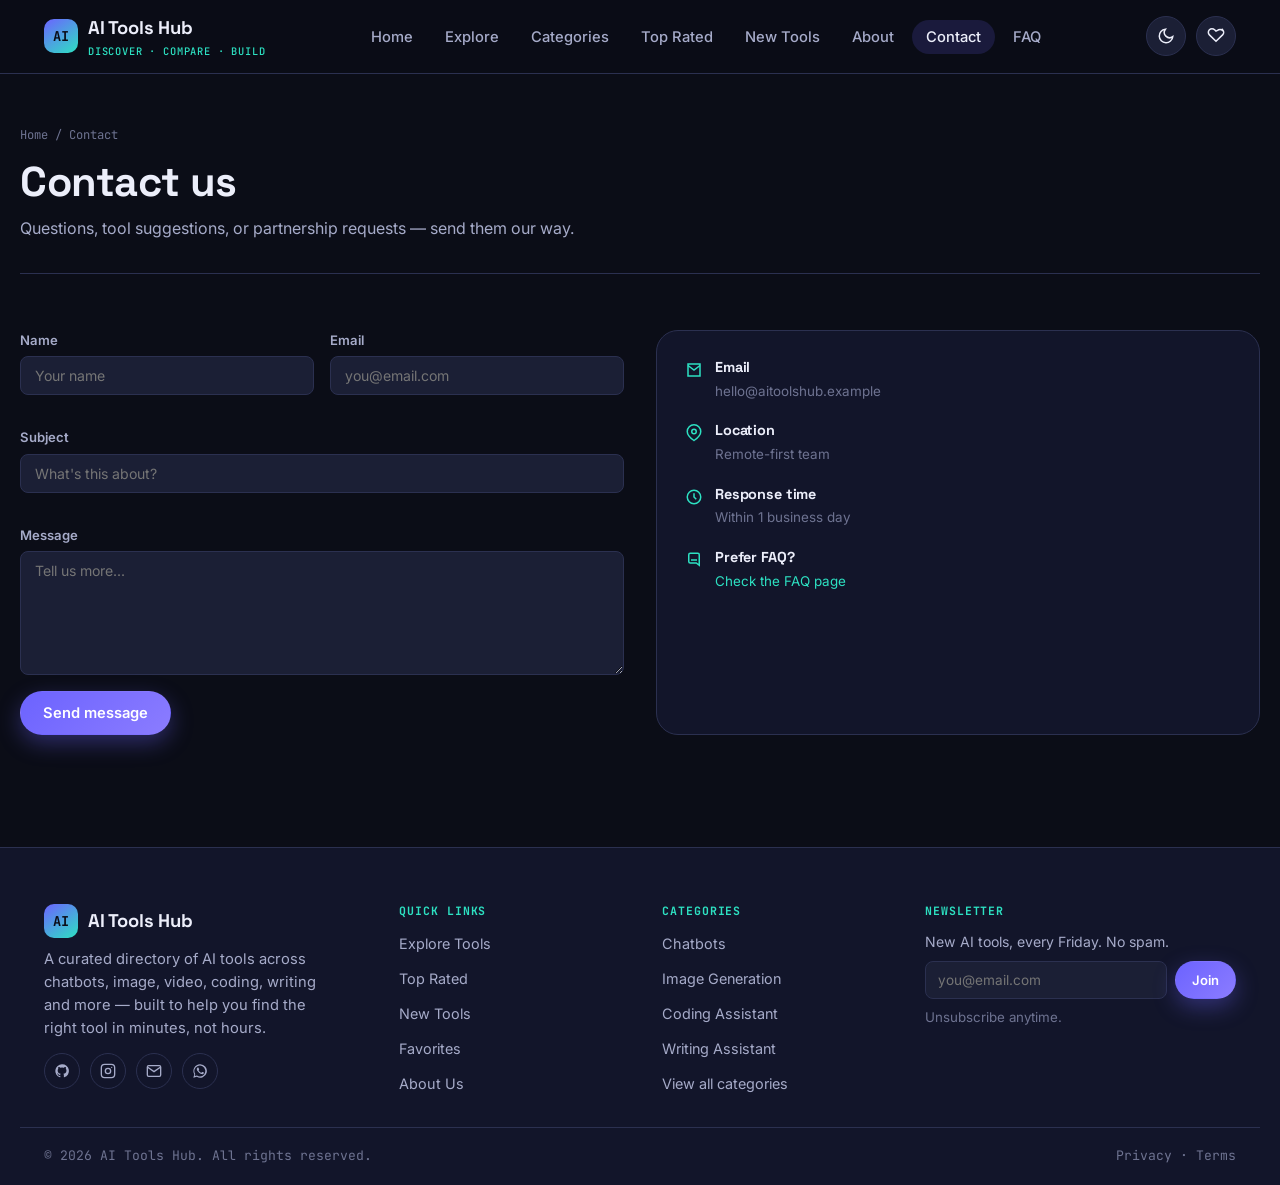
<file: contact.html>
<!DOCTYPE html>
<html lang="en">
<head>
<meta charset="UTF-8">
<meta name="viewport" content="width=device-width, initial-scale=1.0">
<title>Contact — AI Tools Hub</title>
<meta name="description" content="Get in touch with the AI Tools Hub team.">
<meta name="theme-color" content="#0B0D17">
<link rel="preconnect" href="https://fonts.googleapis.com">
<link rel="preconnect" href="https://fonts.gstatic.com" crossorigin>
<link href="https://fonts.googleapis.com/css2?family=Space+Grotesk:wght@500;600;700&family=Inter:wght@400;500;600;700&family=JetBrains+Mono:wght@400;500;700&display=swap" rel="stylesheet">
<style>
/* ==========================================================================
   variables.css — Design tokens
   Signature direction: a "console" aesthetic — deep indigo surfaces,
   monospace data readouts on tool cards, violet + mint signal colors.
   ========================================================================== */

:root{
  /* ---- Type ---- */
  --font-display: 'Space Grotesk', 'Segoe UI', sans-serif;
  --font-body: 'Inter', 'Segoe UI', sans-serif;
  --font-mono: 'JetBrains Mono', 'Courier New', monospace;

  /* ---- Dark theme (default) ---- */
  --bg-0: #0B0D17;
  --bg-1: #12152400;
  --bg-1-solid: #12152A;
  --bg-2: #1B1F35;
  --bg-3: #242945;
  --border: #2B3050;
  --text-0: #ECEEFA;
  --text-1: #A6ABC9;
  --text-2: #6E7391;

  --accent: #6C63FF;
  --accent-soft: rgba(108,99,255,0.16);
  --accent-2: #2DE1C2;
  --accent-2-soft: rgba(45,225,194,0.14);
  --warn: #FF8A5B;
  --warn-soft: rgba(255,138,91,0.15);
  --danger: #FF5C7A;
  --star: #FFC857;

  --shadow-1: 0 1px 2px rgba(0,0,0,0.4);
  --shadow-2: 0 8px 24px rgba(6,8,20,0.45);
  --shadow-glow: 0 0 0 1px rgba(108,99,255,0.35), 0 12px 32px rgba(108,99,255,0.18);

  --radius-sm: 8px;
  --radius-md: 14px;
  --radius-lg: 22px;
  --radius-pill: 999px;

  --gap-xs: 6px;
  --gap-sm: 12px;
  --gap-md: 20px;
  --gap-lg: 32px;
  --gap-xl: 56px;

  --container: 1240px;
  --dur-fast: 150ms;
  --dur-med: 320ms;
  --dur-slow: 600ms;
  --ease: cubic-bezier(.22,.9,.32,1);
}

[data-theme="light"]{
  --bg-0: #F3F4FB;
  --bg-1-solid: #FFFFFF;
  --bg-2: #FFFFFF;
  --bg-3: #ECEDFA;
  --border: #DFE1F2;
  --text-0: #12142A;
  --text-1: #4C5074;
  --text-2: #7B7FA3;

  --accent-soft: rgba(108,99,255,0.10);
  --accent-2-soft: rgba(45,225,194,0.14);
  --warn-soft: rgba(255,138,91,0.14);

  --shadow-1: 0 1px 2px rgba(20,22,50,0.06);
  --shadow-2: 0 10px 30px rgba(20,22,50,0.09);
  --shadow-glow: 0 0 0 1px rgba(108,99,255,0.25), 0 12px 32px rgba(108,99,255,0.14);
}

@media (prefers-reduced-motion: reduce){
  *{ animation-duration: 0.001ms !important; animation-iteration-count: 1 !important; transition-duration: 0.001ms !important; scroll-behavior: auto !important; }
}
/* ==========================================================================
   style.css — Base + components
   ========================================================================== */

*, *::before, *::after{ box-sizing: border-box; }
html{ scroll-behavior: smooth; }
body{
  margin: 0;
  background: var(--bg-0);
  color: var(--text-0);
  font-family: var(--font-body);
  line-height: 1.55;
  -webkit-font-smoothing: antialiased;
  transition: background var(--dur-med) var(--ease), color var(--dur-med) var(--ease);
}

img{ max-width: 100%; display: block; }
a{ color: inherit; }
h1,h2,h3,h4{ font-family: var(--font-display); line-height: 1.15; margin: 0; letter-spacing: -0.01em; }
p{ margin: 0; }
ul{ margin: 0; padding: 0; }
button{ font-family: inherit; }

:focus-visible{ outline: 2px solid var(--accent-2); outline-offset: 2px; }

.container{ max-width: var(--container); margin: 0 auto; padding: 0 24px; }
.section{ padding: var(--gap-xl) 0; }
.section-tight{ padding: var(--gap-lg) 0; }

.eyebrow{
  font-family: var(--font-mono);
  font-size: 0.72rem;
  letter-spacing: 0.14em;
  text-transform: uppercase;
  color: var(--accent-2);
  display: inline-flex;
  align-items: center;
  gap: 8px;
}
.eyebrow::before{ content:''; width: 18px; height: 1px; background: var(--accent-2); }

.section-head{ display:flex; align-items:flex-end; justify-content:space-between; gap: var(--gap-md); margin-bottom: var(--gap-lg); flex-wrap: wrap; }
.section-head h2{ font-size: clamp(1.5rem, 2.4vw, 2.1rem); margin-top: 8px; }
.section-head p{ color: var(--text-1); max-width: 56ch; margin-top: 8px; }
.section-link{ font-size: 0.88rem; font-weight: 600; color: var(--accent-2); text-decoration:none; white-space: nowrap; }
.section-link:hover{ text-decoration: underline; }

/* ---- Buttons ---- */
.btn{
  display: inline-flex;
  align-items: center;
  justify-content: center;
  gap: 8px;
  padding: 12px 22px;
  border-radius: var(--radius-pill);
  font-weight: 600;
  font-size: 0.92rem;
  text-decoration: none;
  border: 1px solid transparent;
  cursor: pointer;
  transition: transform var(--dur-fast) var(--ease), box-shadow var(--dur-fast) var(--ease), border-color var(--dur-fast) var(--ease), background var(--dur-fast) var(--ease);
}
.btn:active{ transform: scale(0.97); }
.btn-primary{ background: linear-gradient(135deg, var(--accent), #8B7CFF); color: #fff; box-shadow: 0 8px 22px rgba(108,99,255,0.35); }
.btn-primary:hover{ transform: translateY(-2px); }
.btn-ghost{ background: transparent; border-color: var(--border); color: var(--text-0); }
.btn-ghost:hover{ border-color: var(--accent); }
.btn-sm{ padding: 8px 16px; font-size: 0.82rem; }
.btn-block{ width: 100%; }
.btn[disabled]{ opacity: .5; cursor: not-allowed; }

/* ---- Hero ---- */
.hero{
  position: relative;
  overflow: hidden;
  padding: 76px 0 64px;
  border-bottom: 1px solid var(--border);
}
.hero-inner{ position: relative; z-index: 2; max-width: 760px; margin: 0 auto; text-align: center; }
.hero h1{ font-size: clamp(2.2rem, 5.4vw, 3.6rem); }
.hero h1 .accent{ color: var(--accent-2); }
.hero-sub{ margin-top: 18px; color: var(--text-1); font-size: 1.05rem; max-width: 56ch; margin-left:auto; margin-right:auto; }

.console{
  margin: 34px auto 0;
  max-width: 640px;
  background: var(--bg-1-solid);
  border: 1px solid var(--border);
  border-radius: var(--radius-md);
  box-shadow: var(--shadow-2);
  overflow: hidden;
}
.console-bar{
  display: flex; align-items: center; gap: 6px;
  padding: 10px 14px;
  border-bottom: 1px solid var(--border);
  font-family: var(--font-mono);
  font-size: .7rem;
  color: var(--text-2);
}
.console-dot{ width: 9px; height: 9px; border-radius: 50%; background: var(--border); }
.console-dot:nth-child(1){ background:#FF5C7A; }
.console-dot:nth-child(2){ background:#FFC857; }
.console-dot:nth-child(3){ background:#2DE1C2; }
.console-label{ margin-left: 8px; }

.search-form{ display: flex; align-items: center; gap: 10px; padding: 16px 18px; }
.search-form svg{ width: 18px; height: 18px; color: var(--text-2); flex-shrink: 0; }
.search-input{
  flex: 1; min-width: 0;
  background: transparent; border: none; outline: none;
  color: var(--text-0); font-family: var(--font-mono); font-size: 0.95rem;
}
.search-input::placeholder{ color: var(--text-2); }

.hero-stats{ display:flex; gap: var(--gap-lg); justify-content:center; margin-top: 40px; flex-wrap: wrap; }
.hero-stat b{ font-family: var(--font-display); font-size: 1.6rem; display:block; }
.hero-stat span{ color: var(--text-2); font-size: 0.8rem; font-family: var(--font-mono); }

/* ---- Category grid ---- */
.category-grid{ display: grid; grid-template-columns: repeat(5, 1fr); gap: var(--gap-md); }
.category-card{
  background: var(--bg-1-solid);
  border: 1px solid var(--border);
  border-radius: var(--radius-md);
  padding: 20px;
  text-decoration: none;
  color: var(--text-0);
  display: flex; flex-direction: column; gap: 12px;
}
.cat-icon{
  width: 42px; height: 42px; border-radius: var(--radius-sm);
  background: var(--accent-soft);
  color: var(--accent);
  display: grid; place-items: center;
}
.cat-icon svg{ width: 20px; height: 20px; }
.category-card h3{ font-size: 1rem; }
.category-card span{ color: var(--text-2); font-family: var(--font-mono); font-size: 0.76rem; }

/* ---- Tool cards ---- */
.tool-grid{ display: grid; grid-template-columns: repeat(4, 1fr); gap: var(--gap-md); }
.tool-grid.list-view{ grid-template-columns: 1fr; }

.tool-card{
  background: var(--bg-1-solid);
  border: 1px solid var(--border);
  border-radius: var(--radius-md);
  padding: 20px;
  display: flex;
  flex-direction: column;
  gap: 14px;
  position: relative;
}
.tool-top{ display: flex; align-items: flex-start; gap: 12px; }
.tool-logo{
  width: 46px; height: 46px; border-radius: 12px;
  background: linear-gradient(150deg, var(--accent-soft), var(--accent-2-soft));
  color: var(--text-0);
  display: grid; place-items: center;
  font-family: var(--font-display); font-weight: 700;
  flex-shrink: 0;
}
.tool-name-row{ display:flex; align-items:center; justify-content:space-between; gap: 8px; }
.tool-name{ font-family: var(--font-display); font-size: 1.02rem; }
.tool-cat{ color: var(--text-2); font-size: 0.76rem; font-family: var(--font-mono); }

.fav-btn{
  background: none; border: none; cursor: pointer;
  color: var(--text-2);
  width: 30px; height: 30px; display:grid; place-items:center;
  border-radius: 50%;
  flex-shrink: 0;
  transition: color var(--dur-fast) var(--ease), transform var(--dur-fast) var(--ease);
}
.fav-btn svg{ width: 19px; height: 19px; }
.fav-btn:hover{ transform: scale(1.15); }
.fav-btn.active{ color: var(--danger); }
.fav-btn.active svg{ fill: var(--danger); }

.tool-desc{ color: var(--text-1); font-size: 0.88rem; flex: 1; }

.tool-meta-row{ display: flex; align-items: center; justify-content: space-between; gap: 8px; }
.badge{
  font-family: var(--font-mono);
  font-size: 0.68rem;
  font-weight: 600;
  padding: 4px 10px;
  border-radius: var(--radius-pill);
  text-transform: uppercase;
  letter-spacing: 0.04em;
}
.badge-free{ background: var(--accent-2-soft); color: var(--accent-2); }
.badge-freemium{ background: var(--accent-soft); color: #9C93FF; }
.badge-paid{ background: var(--warn-soft); color: var(--warn); }

.rating{ display:flex; align-items:center; gap: 4px; font-family: var(--font-mono); font-size: 0.8rem; color: var(--star); }
.rating svg{ width: 14px; height: 14px; fill: var(--star); }

.tag-row{ display:flex; flex-wrap: wrap; gap: 6px; }
.tag-chip{
  font-family: var(--font-mono);
  font-size: 0.68rem;
  color: var(--text-2);
  background: var(--bg-2);
  border: 1px solid var(--border);
  padding: 3px 9px;
  border-radius: var(--radius-pill);
}

.tool-actions{ display: flex; gap: 8px; margin-top: 4px; }
.tool-actions .btn{ flex: 1; padding: 10px 14px; font-size: 0.82rem; }

/* ---- Filters/toolbar (explore page) ---- */
.toolbar{
  display: flex; flex-wrap: wrap; gap: var(--gap-sm);
  align-items: center; justify-content: space-between;
  background: var(--bg-1-solid);
  border: 1px solid var(--border);
  border-radius: var(--radius-md);
  padding: 16px 18px;
  margin-bottom: var(--gap-lg);
}
.filter-group{ display: flex; flex-wrap: wrap; gap: 8px; }
.chip-btn{
  font-family: var(--font-mono);
  font-size: 0.78rem;
  padding: 7px 14px;
  border-radius: var(--radius-pill);
  border: 1px solid var(--border);
  background: var(--bg-2);
  color: var(--text-1);
  cursor: pointer;
  transition: all var(--dur-fast) var(--ease);
}
.chip-btn:hover{ border-color: var(--accent); color: var(--text-0); }
.chip-btn.active{ background: var(--accent); color: #fff; border-color: var(--accent); }

.select-input, .text-input, textarea.text-input{
  font-family: var(--font-body);
  background: var(--bg-2);
  border: 1px solid var(--border);
  color: var(--text-0);
  border-radius: var(--radius-sm);
  padding: 10px 14px;
  font-size: 0.88rem;
}
.select-input{ font-family: var(--font-mono); }

.results-count{ font-family: var(--font-mono); font-size: 0.8rem; color: var(--text-2); }

.empty-state{
  text-align: center;
  padding: 60px 20px;
  color: var(--text-1);
}
.empty-state svg{ width: 54px; height: 54px; color: var(--text-2); margin: 0 auto 16px; }
.empty-state h3{ margin-bottom: 6px; }

.pagination{ display:flex; justify-content:center; gap: 8px; margin-top: var(--gap-lg); }
.page-btn{
  width: 38px; height: 38px; border-radius: var(--radius-sm);
  border: 1px solid var(--border); background: var(--bg-2); color: var(--text-1);
  font-family: var(--font-mono); cursor: pointer;
}
.page-btn.active{ background: var(--accent); border-color: var(--accent); color:#fff; }

/* ---- Stats section ---- */
.stats-strip{
  display: grid; grid-template-columns: repeat(4,1fr);
  gap: var(--gap-md);
  background: var(--bg-1-solid);
  border: 1px solid var(--border);
  border-radius: var(--radius-lg);
  padding: 36px;
}
.stat-item{ text-align: center; }
.stat-item b{ font-family: var(--font-display); font-size: clamp(1.8rem,3vw,2.6rem); color: var(--accent-2); display:block; }
.stat-item span{ color: var(--text-2); font-family: var(--font-mono); font-size: 0.78rem; }

/* ---- Testimonials ---- */
.testimonial-grid{ display: grid; grid-template-columns: repeat(3,1fr); gap: var(--gap-md); }
.testimonial-card{
  background: var(--bg-1-solid); border: 1px solid var(--border);
  border-radius: var(--radius-md); padding: 24px;
}
.testimonial-card p{ color: var(--text-1); font-size: 0.92rem; }
.testimonial-who{ display:flex; align-items:center; gap: 12px; margin-top: 18px; }
.avatar{
  width: 38px; height: 38px; border-radius: 50%;
  background: linear-gradient(135deg, var(--accent), var(--accent-2));
  display:grid; place-items:center; color:#0B0D17; font-weight:700; font-family: var(--font-display);
}
.who-name{ font-size: 0.86rem; font-weight: 600; }
.who-role{ font-size: 0.76rem; color: var(--text-2); }

/* ---- Newsletter ---- */
.newsletter-panel{
  background: linear-gradient(135deg, var(--bg-2), var(--bg-3));
  border: 1px solid var(--border);
  border-radius: var(--radius-lg);
  padding: 44px;
  text-align: center;
}
.newsletter-panel form{ display:flex; gap:10px; max-width: 460px; margin: 22px auto 0; }
.newsletter-panel input{ flex:1; }

/* ---- Toast ---- */
.toast-stack{ position: fixed; bottom: 24px; left: 24px; z-index: 500; display:flex; flex-direction:column; gap:10px; }
.toast{
  background: var(--bg-1-solid);
  border: 1px solid var(--border);
  border-left: 3px solid var(--accent-2);
  border-radius: var(--radius-sm);
  padding: 12px 16px;
  font-size: 0.85rem;
  box-shadow: var(--shadow-2);
  min-width: 240px;
  animation: slideUp 260ms var(--ease) both;
}
.toast.error{ border-left-color: var(--danger); }
.toast.info{ border-left-color: var(--text-2); }

/* ---- Scroll progress ---- */
.scroll-progress{
  position: fixed; top: 0; left: 0; height: 3px;
  background: linear-gradient(90deg, var(--accent), var(--accent-2));
  width: 0%; z-index: 400;
}

/* ---- Page header (interior pages) ---- */
.page-header{ padding: 52px 0 32px; border-bottom: 1px solid var(--border); }
.breadcrumbs{ font-family: var(--font-mono); font-size: 0.76rem; color: var(--text-2); margin-bottom: 14px; }
.breadcrumbs a{ color: var(--text-2); text-decoration: none; }
.breadcrumbs a:hover{ color: var(--accent-2); }
.page-header h1{ font-size: clamp(1.8rem, 3.6vw, 2.6rem); }
.page-header p{ color: var(--text-1); margin-top: 10px; max-width: 60ch; }

/* ---- Category detail chips (categories page) ---- */
.cat-legend{ display:flex; flex-wrap:wrap; gap: 8px; margin-bottom: var(--gap-lg); }

/* ---- Tool details page ---- */
.details-layout{ display: grid; grid-template-columns: 2fr 1fr; gap: var(--gap-lg); align-items: start; }
.details-main{
  background: var(--bg-1-solid); border: 1px solid var(--border); border-radius: var(--radius-lg); padding: 32px;
}
.details-head{ display:flex; gap: 18px; align-items:flex-start; }
.details-head .tool-logo{ width: 64px; height: 64px; font-size: 1.4rem; border-radius: 16px; }
.details-head h1{ font-size: 1.7rem; }
.details-section{ margin-top: 26px; }
.details-section h3{ font-size: 0.95rem; margin-bottom: 10px; }
.details-section p{ color: var(--text-1); }
.feature-list{ list-style: none; display: flex; flex-direction: column; gap: 10px; }
.feature-list li{ display:flex; gap: 10px; align-items:flex-start; color: var(--text-1); font-size: 0.9rem; }
.feature-list svg{ width: 16px; height: 16px; color: var(--accent-2); margin-top: 3px; flex-shrink: 0; }

.details-side{
  background: var(--bg-1-solid); border: 1px solid var(--border); border-radius: var(--radius-lg); padding: 24px;
  display: flex; flex-direction: column; gap: 16px;
}
.side-row{ display:flex; justify-content: space-between; font-size: 0.86rem; padding: 10px 0; border-bottom: 1px solid var(--border); }
.side-row:last-of-type{ border-bottom: none; }
.side-row span{ color: var(--text-2); }

.related-grid{ display:grid; grid-template-columns: repeat(3,1fr); gap: var(--gap-md); margin-top: var(--gap-md); }

/* ---- FAQ accordion ---- */
.faq-list{ display: flex; flex-direction: column; gap: 12px; max-width: 820px; }
.faq-item{ background: var(--bg-1-solid); border: 1px solid var(--border); border-radius: var(--radius-md); overflow: hidden; }
.faq-q{
  width: 100%; text-align: left; background: none; border: none; cursor: pointer;
  padding: 18px 20px; display:flex; align-items:center; justify-content:space-between; gap: 12px;
  color: var(--text-0); font-weight: 600; font-size: 0.95rem;
}
.faq-q svg{ width: 18px; height: 18px; flex-shrink: 0; transition: transform var(--dur-med) var(--ease); color: var(--text-2); }
.faq-item.open .faq-q svg{ transform: rotate(45deg); color: var(--accent-2); }
.faq-a{ max-height: 0; overflow: hidden; transition: max-height var(--dur-med) var(--ease); }
.faq-a-inner{ padding: 0 20px 20px; color: var(--text-1); font-size: 0.9rem; }
.faq-item.open .faq-a{ max-height: 320px; }

/* ---- Contact / forms ---- */
.form-grid{ display:grid; grid-template-columns: 1fr 1fr; gap: 16px; }
.form-field{ display:flex; flex-direction:column; gap: 6px; margin-bottom: 16px; }
.form-field label{ font-size: 0.82rem; color: var(--text-1); font-weight: 600; }
.form-field .error-msg{ font-size: 0.76rem; color: var(--danger); display:none; }
.form-field.invalid .text-input{ border-color: var(--danger); }
.form-field.invalid .error-msg{ display:block; }
.form-field.full{ grid-column: 1 / -1; }
.contact-layout{ display:grid; grid-template-columns: 1fr 1fr; gap: var(--gap-lg); }
.contact-info-card{ background: var(--bg-1-solid); border:1px solid var(--border); border-radius: var(--radius-lg); padding: 28px; }
.info-row{ display:flex; gap: 12px; align-items:flex-start; margin-bottom: 20px; }
.info-row svg{ width:18px; height:18px; color: var(--accent-2); margin-top:2px; flex-shrink:0; }
.info-row h4{ font-size: 0.9rem; margin-bottom: 2px; }
.info-row span{ color: var(--text-2); font-size: 0.84rem; }

.form-success{
  display:none; background: var(--accent-2-soft); border:1px solid var(--accent-2);
  color: var(--accent-2); padding: 14px 18px; border-radius: var(--radius-sm); font-size: 0.86rem; margin-bottom: 16px;
}
.form-success.show{ display:block; }

/* ---- Legal pages ---- */
.legal-body{ max-width: 780px; }
.legal-body h2{ font-size: 1.2rem; margin-top: 36px; margin-bottom: 10px; }
.legal-body h2:first-child{ margin-top: 0; }
.legal-body p, .legal-body li{ color: var(--text-1); font-size: 0.93rem; margin-bottom: 10px; }
.legal-body ul{ padding-left: 20px; list-style: disc; }
.legal-updated{ font-family: var(--font-mono); font-size: 0.78rem; color: var(--text-2); margin-bottom: 30px; }

/* ---- 404 ---- */
.error-page{ min-height: 60vh; display:flex; flex-direction:column; align-items:center; justify-content:center; text-align:center; padding: 80px 20px; }
.error-code{ font-family: var(--font-display); font-size: clamp(5rem, 16vw, 9rem); color: var(--accent); line-height:1; }
.error-page p{ color: var(--text-1); margin: 14px 0 26px; max-width: 46ch; }

/* ---- Favorites empty ---- */
.fav-toolbar{ display:flex; justify-content:space-between; align-items:center; margin-bottom: var(--gap-lg); flex-wrap: wrap; gap: 12px; }

/* ---- Utility ---- */
.text-center{ text-align:center; }
.mt-lg{ margin-top: var(--gap-lg); }
.flex-center{ display:flex; align-items:center; justify-content:center; }
/* ==========================================================================
   navbar.css
   ========================================================================== */

.site-header{
  position: sticky;
  top: 0;
  z-index: 200;
  background: color-mix(in srgb, var(--bg-0) 88%, transparent);
  backdrop-filter: blur(14px);
  border-bottom: 1px solid var(--border);
}

.navbar{
  max-width: var(--container);
  margin: 0 auto;
  padding: 14px 24px;
  display: flex;
  align-items: center;
  justify-content: space-between;
  gap: var(--gap-md);
}

.brand{
  display: flex;
  align-items: center;
  gap: 10px;
  font-family: var(--font-display);
  font-weight: 700;
  font-size: 1.15rem;
  color: var(--text-0);
  text-decoration: none;
  letter-spacing: -0.01em;
}

.brand-mark{
  width: 34px; height: 34px;
  border-radius: 10px;
  background: linear-gradient(145deg, var(--accent), var(--accent-2));
  display: grid; place-items: center;
  color: #0B0D17;
  font-family: var(--font-mono);
  font-weight: 700;
  font-size: 0.85rem;
  flex-shrink: 0;
}

.brand small{
  font-family: var(--font-mono);
  font-weight: 500;
  color: var(--accent-2);
  font-size: 0.65rem;
  display: block;
  letter-spacing: 0.08em;
}

.nav-links{
  display: flex;
  align-items: center;
  gap: 4px;
  list-style: none;
}

.nav-links a{
  color: var(--text-1);
  text-decoration: none;
  font-size: 0.92rem;
  font-weight: 500;
  padding: 8px 14px;
  border-radius: var(--radius-pill);
  transition: color var(--dur-fast) var(--ease), background var(--dur-fast) var(--ease);
  white-space: nowrap;
}

.nav-links a:hover,
.nav-links a:focus-visible{
  color: var(--text-0);
  background: var(--bg-2);
}

.nav-links a.active{
  color: var(--text-0);
  background: var(--accent-soft);
}

.nav-actions{
  display: flex;
  align-items: center;
  gap: 10px;
}

.icon-btn{
  width: 40px; height: 40px;
  display: grid; place-items: center;
  border-radius: var(--radius-pill);
  border: 1px solid var(--border);
  background: var(--bg-2);
  color: var(--text-0);
  cursor: pointer;
  transition: transform var(--dur-fast) var(--ease), border-color var(--dur-fast) var(--ease);
}
.icon-btn:hover{ border-color: var(--accent); transform: translateY(-1px); }
.icon-btn svg{ width: 18px; height: 18px; }

.theme-toggle .sun{ display:none; }
[data-theme="light"] .theme-toggle .moon{ display:none; }
[data-theme="light"] .theme-toggle .sun{ display:block; }

.fav-count{
  position: absolute;
  top: -4px; right: -4px;
  background: var(--warn);
  color: #1a0a02;
  font-family: var(--font-mono);
  font-size: 0.62rem;
  font-weight: 700;
  min-width: 16px; height: 16px;
  border-radius: 999px;
  display: grid; place-items: center;
  padding: 0 3px;
}

.nav-actions .icon-btn{ position: relative; }

.menu-toggle{ display: none; }

.mobile-drawer{
  display: none;
}

/* Mobile nav */
@media (max-width: 900px){
  .nav-links{ display: none; }
  .menu-toggle{ display: grid; }

  .mobile-drawer{
    display: block;
    position: fixed;
    inset: 0 0 0 auto;
    width: min(78vw, 320px);
    height: 100vh;
    background: var(--bg-1-solid);
    border-left: 1px solid var(--border);
    transform: translateX(100%);
    transition: transform var(--dur-med) var(--ease);
    z-index: 300;
    padding: 24px;
    overflow-y: auto;
  }
  .mobile-drawer.open{ transform: translateX(0); }
  .mobile-drawer ul{ list-style: none; display: flex; flex-direction: column; gap: 4px; margin-top: 28px; }
  .mobile-drawer a{
    display: block; padding: 12px 14px; border-radius: var(--radius-sm);
    color: var(--text-1); text-decoration: none; font-weight: 500;
  }
  .mobile-drawer a.active, .mobile-drawer a:hover{ color: var(--text-0); background: var(--bg-2); }

  .drawer-close{
    display: flex; justify-content: flex-end;
  }

  .drawer-overlay{
    position: fixed; inset: 0; background: rgba(3,4,10,0.55);
    opacity: 0; pointer-events: none; transition: opacity var(--dur-med) var(--ease);
    z-index: 290;
  }
  .drawer-overlay.open{ opacity: 1; pointer-events: auto; }
}
/* ==========================================================================
   footer.css
   ========================================================================== */

.site-footer{
  background: var(--bg-1-solid);
  border-top: 1px solid var(--border);
  margin-top: var(--gap-xl);
}

.footer-top{
  max-width: var(--container);
  margin: 0 auto;
  padding: var(--gap-xl) 24px var(--gap-lg);
  display: grid;
  grid-template-columns: 1.4fr 1fr 1fr 1.2fr;
  gap: var(--gap-lg);
}

.footer-brand p{
  color: var(--text-1);
  font-size: 0.92rem;
  max-width: 32ch;
  margin-top: 10px;
}

.footer-col h4{
  font-family: var(--font-mono);
  text-transform: uppercase;
  letter-spacing: 0.08em;
  font-size: 0.72rem;
  color: var(--accent-2);
  margin-bottom: 14px;
}

.footer-col ul{ list-style: none; display: flex; flex-direction: column; gap: 10px; }
.footer-col a{
  color: var(--text-1);
  text-decoration: none;
  font-size: 0.9rem;
  transition: color var(--dur-fast) var(--ease);
}
.footer-col a:hover{ color: var(--text-0); }

.footer-newsletter form{
  display: flex;
  gap: 8px;
  margin-top: 8px;
}
.footer-newsletter input{
  flex: 1;
  min-width: 0;
  padding: 10px 12px;
  border-radius: var(--radius-sm);
  border: 1px solid var(--border);
  background: var(--bg-2);
  color: var(--text-0);
  font-size: 0.85rem;
}
.footer-newsletter small{ display:block; margin-top: 8px; color: var(--text-2); }

.social-row{
  display: flex;
  gap: 10px;
  margin-top: 14px;
}
.social-row a{
  width: 36px; height: 36px;
  border-radius: 999px;
  border: 1px solid var(--border);
  display: grid; place-items: center;
  color: var(--text-1);
}
.social-row a:hover{ color: var(--accent-2); border-color: var(--accent-2); }
.social-row svg{ width: 16px; height: 16px; }

.footer-bottom{
  border-top: 1px solid var(--border);
  padding: 18px 24px;
  max-width: var(--container);
  margin: 0 auto;
  display: flex;
  align-items: center;
  justify-content: space-between;
  gap: 12px;
  font-size: 0.82rem;
  color: var(--text-2);
  font-family: var(--font-mono);
}

.back-to-top{
  position: fixed;
  right: 24px; bottom: 24px;
  width: 46px; height: 46px;
  border-radius: 999px;
  background: var(--accent);
  color: #fff;
  border: none;
  display: grid; place-items: center;
  cursor: pointer;
  opacity: 0; pointer-events: none;
  transform: translateY(10px);
  transition: all var(--dur-med) var(--ease);
  box-shadow: var(--shadow-2);
  z-index: 150;
}
.back-to-top.show{ opacity: 1; pointer-events: auto; transform: translateY(0); }
.back-to-top svg{ width: 18px; height: 18px; }

@media (max-width: 860px){
  .footer-top{ grid-template-columns: 1fr 1fr; }
  .footer-bottom{ flex-direction: column; text-align: center; }
}
@media (max-width: 520px){
  .footer-top{ grid-template-columns: 1fr; }
}
/* ==========================================================================
   animations.css
   ========================================================================== */

@keyframes fadeIn{ from{ opacity:0; } to{ opacity:1; } }
@keyframes slideUp{ from{ opacity:0; transform: translateY(24px); } to{ opacity:1; transform: translateY(0); } }
@keyframes popIn{ from{ opacity:0; transform: scale(.92); } to{ opacity:1; transform: scale(1); } }
@keyframes spin{ to{ transform: rotate(360deg); } }
@keyframes pulseGlow{
  0%,100%{ box-shadow: 0 0 0 0 rgba(108,99,255,0.35); }
  50%{ box-shadow: 0 0 0 8px rgba(108,99,255,0); }
}
@keyframes gridDrift{
  from{ background-position: 0 0; }
  to{ background-position: 60px 60px; }
}
@keyframes blink{ 50%{ opacity: 0; } }
@keyframes floatY{
  0%,100%{ transform: translateY(0); }
  50%{ transform: translateY(-10px); }
}
@keyframes ripple{
  from{ transform: scale(0); opacity: .55; }
  to{ transform: scale(2.6); opacity: 0; }
}

.fade-in{ animation: fadeIn var(--dur-slow) var(--ease) both; }
.slide-up{ animation: slideUp var(--dur-slow) var(--ease) both; }
.pop-in{ animation: popIn var(--dur-med) var(--ease) both; }

/* Scroll reveal: JS toggles .in-view */
.reveal{
  opacity: 0;
  transform: translateY(28px);
  transition: opacity 700ms var(--ease), transform 700ms var(--ease);
}
.reveal.in-view{ opacity: 1; transform: translateY(0); }
.reveal-stagger > *{ transition-delay: calc(var(--stagger-i, 0) * 70ms); }

/* Hover lift */
.hover-lift{ transition: transform var(--dur-med) var(--ease), box-shadow var(--dur-med) var(--ease); }
.hover-lift:hover{ transform: translateY(-6px); box-shadow: var(--shadow-2); }

/* Card tilt (JS sets --rx/--ry via pointer move) */
.tilt{
  --rx: 0deg; --ry: 0deg;
  transform: perspective(800px) rotateX(var(--rx)) rotateY(var(--ry));
  transition: transform 200ms var(--ease);
  will-change: transform;
}

/* Ripple buttons */
.ripple-btn{ position: relative; overflow: hidden; }
.ripple-span{
  position: absolute;
  border-radius: 999px;
  background: rgba(255,255,255,0.55);
  pointer-events: none;
  animation: ripple 650ms ease-out forwards;
}

/* Loading spinner */
.spinner{
  width: 34px; height: 34px;
  border-radius: 50%;
  border: 3px solid var(--border);
  border-top-color: var(--accent);
  animation: spin 800ms linear infinite;
}
.loading-screen{
  position: fixed; inset: 0; z-index: 999;
  background: var(--bg-0);
  display: grid; place-items: center;
  gap: 14px;
  transition: opacity 500ms var(--ease), visibility 500ms;
}
.loading-screen.hide{ opacity: 0; visibility: hidden; }
.loading-screen span{ font-family: var(--font-mono); color: var(--text-2); font-size: .8rem; letter-spacing: .08em; }

/* Typing effect caret */
.caret{
  display: inline-block; width: 2px; height: 1em;
  background: var(--accent-2);
  margin-left: 2px;
  animation: blink 900ms step-end infinite;
  vertical-align: middle;
}

/* Animated grid backdrop for hero */
.grid-backdrop{
  position: absolute; inset: 0;
  background-image:
    linear-gradient(var(--border) 1px, transparent 1px),
    linear-gradient(90deg, var(--border) 1px, transparent 1px);
  background-size: 42px 42px;
  opacity: 0.35;
  animation: gridDrift 14s linear infinite;
  mask-image: radial-gradient(ellipse at 50% 0%, black 40%, transparent 78%);
}
.floaty{ animation: floatY 6s ease-in-out infinite; }

/* Counters (JS drives the number, this is just presentational) */
.counter-num{ font-variant-numeric: tabular-nums; }

/* Skeleton / lazy loading shimmer */
@keyframes shimmer{ 0%{ background-position: -300px 0; } 100%{ background-position: 300px 0; } }
.skeleton{
  background: linear-gradient(90deg, var(--bg-2) 25%, var(--bg-3) 37%, var(--bg-2) 63%);
  background-size: 300px 100%;
  animation: shimmer 1.4s linear infinite;
  border-radius: var(--radius-md);
}
/* ==========================================================================
   responsive.css — mobile-first breakpoint overrides
   ========================================================================== */

@media (max-width: 1080px){
  .category-grid{ grid-template-columns: repeat(3,1fr); }
  .tool-grid{ grid-template-columns: repeat(3,1fr); }
  .testimonial-grid{ grid-template-columns: repeat(2,1fr); }
  .stats-strip{ grid-template-columns: repeat(2,1fr); }
}

@media (max-width: 860px){
  .details-layout{ grid-template-columns: 1fr; }
  .contact-layout{ grid-template-columns: 1fr; }
  .related-grid{ grid-template-columns: repeat(2,1fr); }
}

@media (max-width: 720px){
  .category-grid{ grid-template-columns: repeat(2,1fr); }
  .tool-grid{ grid-template-columns: repeat(2,1fr); }
  .testimonial-grid{ grid-template-columns: 1fr; }
  .stats-strip{ grid-template-columns: repeat(2,1fr); gap: var(--gap-md); padding: 24px; }
  .hero{ padding: 56px 0 44px; }
  .form-grid{ grid-template-columns: 1fr; }
  .toolbar{ flex-direction: column; align-items: stretch; }
  .section-head{ flex-direction: column; align-items: flex-start; }
}

@media (max-width: 520px){
  .category-grid{ grid-template-columns: 1fr 1fr; }
  .tool-grid{ grid-template-columns: 1fr; }
  .related-grid{ grid-template-columns: 1fr; }
  .footer-newsletter form{ flex-direction: column; }
  .hero-stats{ gap: var(--gap-md); }
  .navbar{ padding: 12px 16px; }
  .container{ padding: 0 16px; }
  .details-head{ flex-direction: column; }
  .back-to-top{ right: 16px; bottom: 16px; }
}

</style>
</head>
<body data-page="contact">

<div class="loading-screen"><div class="spinner"></div><span>LOADING AI TOOLS HUB&hellip;</span></div>
<div class="scroll-progress"></div>
<div class="drawer-overlay"></div>

<header class="site-header">
  <nav class="navbar">
    <a href="index.html" class="brand">
      <span class="brand-mark">AI</span>
      <span>AI Tools Hub<small>DISCOVER &middot; COMPARE &middot; BUILD</small></span>
    </a>
    <ul class="nav-links">
      <li><a href="index.html">Home</a></li>
      <li><a href="explore.html">Explore</a></li>
      <li><a href="categories.html">Categories</a></li>
      <li><a href="top-rated.html">Top Rated</a></li>
      <li><a href="new-tools.html">New Tools</a></li>
      <li><a href="about.html">About</a></li>
      <li><a href="contact.html" class="active">Contact</a></li>
      <li><a href="faq.html">FAQ</a></li>
    </ul>
    <div class="nav-actions">
      <button class="icon-btn theme-toggle" aria-label="Toggle dark or light theme">
        <svg class="moon" viewBox="0 0 24 24" fill="none" stroke="currentColor" stroke-width="2"><path d="M21 12.8A9 9 0 1 1 11.2 3 7 7 0 0 0 21 12.8z"/></svg>
        <svg class="sun" viewBox="0 0 24 24" fill="none" stroke="currentColor" stroke-width="2"><circle cx="12" cy="12" r="4"/><path d="M12 2v2M12 20v2M4.9 4.9l1.4 1.4M17.7 17.7l1.4 1.4M2 12h2M20 12h2M4.9 19.1l1.4-1.4M17.7 6.3l1.4-1.4"/></svg>
      </button>
      <a class="icon-btn" href="favorites.html" aria-label="View favorites">
        <svg viewBox="0 0 24 24" fill="none" stroke="currentColor" stroke-width="2"><path d="M20.8 4.6c-1.9-1.9-5-1.9-6.9 0L12 5.5l-1.9-1.9c-1.9-1.9-5-1.9-6.9 0-1.9 1.9-1.9 5 0 6.9L12 19.1l8.8-8.6c1.9-1.9 1.9-5 0-6.9z"/></svg>
        <span class="fav-count">0</span>
      </a>
      <button class="icon-btn menu-toggle" aria-label="Open menu">
        <svg viewBox="0 0 24 24" fill="none" stroke="currentColor" stroke-width="2"><path d="M3 6h18M3 12h18M3 18h18"/></svg>
      </button>
    </div>
  </nav>
</header>

<div class="mobile-drawer">
  <div class="drawer-close">
    <button class="icon-btn" aria-label="Close menu">
      <svg viewBox="0 0 24 24" fill="none" stroke="currentColor" stroke-width="2"><path d="M18 6L6 18M6 6l12 12"/></svg>
    </button>
  </div>
  <ul>
    <li><a href="index.html">Home</a></li>
    <li><a href="explore.html">Explore</a></li>
    <li><a href="categories.html">Categories</a></li>
    <li><a href="top-rated.html">Top Rated</a></li>
    <li><a href="new-tools.html">New Tools</a></li>
    <li><a href="about.html">About</a></li>
    <li><a href="contact.html" class="active">Contact</a></li>
    <li><a href="faq.html">FAQ</a></li>
    <li><a href="favorites.html">Favorites</a></li>
    <li><a href="privacy.html">Privacy Policy</a></li>
    <li><a href="terms.html">Terms & Conditions</a></li>
  </ul>
</div>

<main>

<div class="page-header container">
  <div class="breadcrumbs"><a href="index.html">Home</a> / Contact</div>
  <h1>Contact us</h1>
  <p>Questions, tool suggestions, or partnership requests &mdash; send them our way.</p>
</div>

<section class="section container">
  <div class="contact-layout">
    <div>
      <div class="form-success">Thanks &mdash; your message has been sent.</div>
      <form id="contact-form" novalidate>
        <div class="form-grid">
          <div class="form-field">
            <label for="c-name">Name</label>
            <input id="c-name" class="text-input" type="text" placeholder="Your name">
            <span class="error-msg">Please enter your name.</span>
          </div>
          <div class="form-field">
            <label for="c-email">Email</label>
            <input id="c-email" class="text-input" type="email" placeholder="you@email.com">
            <span class="error-msg">Please enter a valid email.</span>
          </div>
          <div class="form-field full">
            <label for="c-subject">Subject</label>
            <input id="c-subject" class="text-input" type="text" placeholder="What's this about?">
            <span class="error-msg">Please add a subject.</span>
          </div>
          <div class="form-field full">
            <label for="c-message">Message</label>
            <textarea id="c-message" class="text-input" rows="6" placeholder="Tell us more..."></textarea>
            <span class="error-msg">Message should be at least 10 characters.</span>
          </div>
        </div>
        <button type="submit" class="btn btn-primary ripple-btn">Send message</button>
      </form>
    </div>

    <div class="contact-info-card">
      <div class="info-row">
        <svg viewBox="0 0 24 24" fill="none" stroke="currentColor" stroke-width="2"><path d="M4 4h16v16H4z"/><path d="M4 6l8 6 8-6"/></svg>
        <div><h4>Email</h4><span>hello@aitoolshub.example</span></div>
      </div>
      <div class="info-row">
        <svg viewBox="0 0 24 24" fill="none" stroke="currentColor" stroke-width="2"><path d="M21 10c0 6-9 12-9 12S3 16 3 10a9 9 0 0 1 18 0z"/><circle cx="12" cy="10" r="3"/></svg>
        <div><h4>Location</h4><span>Remote-first team</span></div>
      </div>
      <div class="info-row">
        <svg viewBox="0 0 24 24" fill="none" stroke="currentColor" stroke-width="2"><circle cx="12" cy="12" r="9"/><path d="M12 7v5l3 3"/></svg>
        <div><h4>Response time</h4><span>Within 1 business day</span></div>
      </div>
      <div class="info-row">
        <svg viewBox="0 0 24 24" fill="none" stroke="currentColor" stroke-width="2"><path d="M8 12h8M8 16h4M7 3h10a2 2 0 0 1 2 2v14l-4-3H7a2 2 0 0 1-2-2V5a2 2 0 0 1 2-2z"/></svg>
        <div><h4>Prefer FAQ?</h4><span><a href="faq.html" style="color:var(--accent-2); text-decoration:none;">Check the FAQ page</a></span></div>
      </div>
    </div>
  </div>
</section>

</main>

<footer class="site-footer">
  <div class="footer-top">
    <div class="footer-brand">
      <a href="index.html" class="brand"><span class="brand-mark">AI</span><span>AI Tools Hub</span></a>
      <p>A curated directory of AI tools across chatbots, image, video, coding, writing and more &mdash; built to help you find the right tool in minutes, not hours.</p>
      <div class="social-row">
        <a href="https://github.com/jv-patel" target="_blank" rel="noopener" aria-label="GitHub"><svg viewBox="0 0 24 24" fill="currentColor"><path d="M12 2a10 10 0 0 0-3.2 19.5c.5.1.7-.2.7-.5v-1.7c-2.8.6-3.4-1.3-3.4-1.3-.5-1.1-1.1-1.5-1.1-1.5-.9-.6.1-.6.1-.6 1 .1 1.5 1 1.5 1 .9 1.5 2.3 1.1 2.9.8.1-.7.4-1.1.6-1.4-2.3-.3-4.6-1.1-4.6-5 0-1.1.4-2 1-2.6-.1-.3-.5-1.3.1-2.7 0 0 .9-.3 2.9 1a10 10 0 0 1 5.2 0c2-1.3 2.9-1 2.9-1 .6 1.4.2 2.4.1 2.7.6.6 1 1.5 1 2.6 0 3.9-2.3 4.7-4.6 5 .4.3.7 1 .7 1.9v2.8c0 .3.2.6.7.5A10 10 0 0 0 12 2z"/></svg></a>
        <a href="https://www.instagram.com/jeel_ptl_.2515?igsh=MTcyYmI2Yjl2MjRzaQ==" target="_blank" rel="noopener" aria-label="Instagram"><svg viewBox="0 0 24 24" fill="none" stroke="currentColor" stroke-width="2"><rect x="2" y="2" width="20" height="20" rx="5"/><circle cx="12" cy="12" r="4"/><circle cx="17.5" cy="6.5" r="1" fill="currentColor" stroke="none"/></svg></a>
        <a href="mailto:jeelpatel0038@gmail.com" aria-label="Gmail"><svg viewBox="0 0 24 24" fill="none" stroke="currentColor" stroke-width="2"><rect x="2" y="4" width="20" height="16" rx="2"/><path d="m22 6-10 7L2 6"/></svg></a>
        <a href="https://wa.me/919723415082" target="_blank" rel="noopener" aria-label="WhatsApp"><svg viewBox="0 0 24 24" fill="currentColor"><path d="M17.5 14.4c-.3-.1-1.6-.8-1.9-.9-.2-.1-.4-.1-.6.1-.2.3-.7.9-.8 1-.2.2-.3.2-.5.1-.3-.1-1.2-.4-2.2-1.4-.8-.7-1.4-1.6-1.5-1.9-.2-.3 0-.4.1-.6.1-.1.3-.3.4-.5.1-.1.2-.3.2-.4.1-.2 0-.3 0-.5-.1-.1-.6-1.4-.8-2-.2-.5-.4-.4-.6-.5h-.5c-.2 0-.5.1-.7.3-.2.3-.9.9-.9 2.1s.9 2.5 1.1 2.7c.1.2 1.9 2.9 4.6 4 .6.3 1.1.4 1.5.6.6.2 1.2.2 1.6.1.5-.1 1.6-.6 1.8-1.3.2-.6.2-1.1.2-1.3-.1-.1-.3-.2-.5-.3z"/><path d="M12 2a10 10 0 0 0-8.6 15L2 22l5.2-1.4A10 10 0 1 0 12 2zm0 18.2c-1.6 0-3.2-.4-4.5-1.3l-.3-.2-3.1.8.8-3-.2-.3A8.2 8.2 0 1 1 12 20.2z"/></svg></a>
      </div>
    </div>

    <div class="footer-col">
      <h4>Quick Links</h4>
      <ul>
        <li><a href="explore.html">Explore Tools</a></li>
        <li><a href="top-rated.html">Top Rated</a></li>
        <li><a href="new-tools.html">New Tools</a></li>
        <li><a href="favorites.html">Favorites</a></li>
        <li><a href="about.html">About Us</a></li>
      </ul>
    </div>
    <div class="footer-col">
      <h4>Categories</h4>
      <ul>
        <li><a href="explore.html?category=chatbots">Chatbots</a></li>
        <li><a href="explore.html?category=image">Image Generation</a></li>
        <li><a href="explore.html?category=coding">Coding Assistant</a></li>
        <li><a href="explore.html?category=writing">Writing Assistant</a></li>
        <li><a href="categories.html">View all categories</a></li>
      </ul>
    </div>
    <div class="footer-col footer-newsletter">
      <h4>Newsletter</h4>
      <p style="color:var(--text-1); font-size:0.88rem;">New AI tools, every Friday. No spam.</p>
      <form novalidate>
        <input type="email" class="text-input" placeholder="you@email.com" required aria-label="Email address">
        <button type="submit" class="btn btn-primary btn-sm ripple-btn">Join</button>
      </form>
      <small>Unsubscribe anytime.</small>
    </div>
  </div>
  <div class="footer-bottom">
    <span>&copy; <span data-year></span> AI Tools Hub. All rights reserved.</span>
    <span><a href="privacy.html" style="color:inherit;text-decoration:none;">Privacy</a> &middot; <a href="terms.html" style="color:inherit;text-decoration:none;">Terms</a></span>
  </div>
</footer>

<button class="back-to-top" aria-label="Back to top">
  <svg viewBox="0 0 24 24" fill="none" stroke="currentColor" stroke-width="2"><path d="M12 19V5M5 12l7-7 7 7"/></svg>
</button>

<script>
/* ==========================================================================
   data.js — Static dataset for AI Tools Hub
   Contains category metadata and the tool catalog. In a production app this
   would come from an API; here it's a module-level constant so every page
   (explore, categories, favorites, details) can share one source of truth.
   ========================================================================== */

const CATEGORIES = [
  { id: 'chatbots',    name: 'Chatbots',          icon: 'chat' },
  { id: 'image',       name: 'Image Generation',  icon: 'image' },
  { id: 'video',       name: 'Video Editing',     icon: 'video' },
  { id: 'coding',      name: 'Coding Assistant',  icon: 'code' },
  { id: 'writing',     name: 'Writing Assistant', icon: 'pen' },
  { id: 'voice',       name: 'Voice AI',          icon: 'mic' },
  { id: 'productivity',name: 'Productivity',      icon: 'bolt' },
  { id: 'marketing',   name: 'Marketing',         icon: 'megaphone' },
  { id: 'design',      name: 'Design',            icon: 'pen-tool' },
  { id: 'education',   name: 'Education',         icon: 'book' },
  { id: 'music',       name: 'Music',             icon: 'music' },
  { id: 'business',    name: 'Business',          icon: 'briefcase' },
  { id: 'finance',     name: 'Finance',           icon: 'coin' },
  { id: 'research',    name: 'Research',          icon: 'search' },
  { id: 'automation',  name: 'Automation',        icon: 'gear' }
];

/* pricing: "Free" | "Freemium" | "Paid"
   dateAdded: ISO date, newer = higher on "New AI Tools"
   popularity: 0-100, used for "Most Popular" sort and Trending section        */
const TOOLS = [
  { id:1, name:'ChatGPT', category:'chatbots', logo:'C', pricing:'Freemium', rating:4.8, popularity:99, dateAdded:'2025-11-02',
    desc:'A general-purpose conversational assistant for writing, brainstorming, coding help and everyday Q&A.',
    tags:['assistant','llm','conversation'], site:'https://chat.openai.com', featured:true, trending:true },
  { id:2, name:'Claude', category:'chatbots', logo:'C', pricing:'Freemium', rating:4.8, popularity:97, dateAdded:'2025-12-10',
    desc:'An AI assistant from Anthropic built for thoughtful writing, analysis, and long-context document work.',
    tags:['assistant','llm','writing'], site:'https://claude.ai', featured:true, trending:true },
  { id:3, name:'Gemini', category:'chatbots', logo:'G', pricing:'Freemium', rating:4.5, popularity:93, dateAdded:'2025-10-15',
    desc:'Google\'s multimodal assistant integrated across Search, Workspace, and Android for everyday tasks.',
    tags:['assistant','llm','multimodal'], site:'https://gemini.google.com', featured:true, trending:false },
  { id:4, name:'Perplexity', category:'chatbots', logo:'P', pricing:'Freemium', rating:4.6, popularity:90, dateAdded:'2026-01-05',
    desc:'An answer engine that pairs conversational search with cited sources for quick, sourced research.',
    tags:['search','answers','citations'], site:'https://perplexity.ai', featured:false, trending:true },
  { id:5, name:'Microsoft Copilot', category:'chatbots', logo:'M', pricing:'Freemium', rating:4.3, popularity:85, dateAdded:'2025-09-20',
    desc:'A conversational assistant woven into Windows and Microsoft 365 for drafting, summarizing and search.',
    tags:['assistant','office','windows'], site:'https://copilot.microsoft.com', featured:false, trending:false },

  { id:6, name:'Midjourney', category:'image', logo:'M', pricing:'Paid', rating:4.7, popularity:96, dateAdded:'2025-11-20',
    desc:'A prompt-driven image generator known for painterly, highly stylized visuals used by designers and artists.',
    tags:['image','art','generative'], site:'https://midjourney.com', featured:true, trending:true },
  { id:7, name:'DALL·E 3', category:'image', logo:'D', pricing:'Freemium', rating:4.5, popularity:91, dateAdded:'2025-08-14',
    desc:'OpenAI\'s image model that turns natural-language prompts into detailed, editable illustrations.',
    tags:['image','art','openai'], site:'https://openai.com/dall-e-3', featured:true, trending:false },
  { id:8, name:'Stable Diffusion', category:'image', logo:'S', pricing:'Free', rating:4.4, popularity:88, dateAdded:'2025-07-01',
    desc:'An open-weights image generation model that can run locally and be fine-tuned for custom styles.',
    tags:['image','open-source','local'], site:'https://stability.ai', featured:false, trending:false },
  { id:9, name:'Adobe Firefly', category:'image', logo:'A', pricing:'Freemium', rating:4.5, popularity:87, dateAdded:'2025-12-01',
    desc:'Adobe\'s generative image and effects engine built directly into Photoshop and Express workflows.',
    tags:['image','adobe','design'], site:'https://firefly.adobe.com', featured:false, trending:true },

  { id:10, name:'Runway', category:'video', logo:'R', pricing:'Freemium', rating:4.6, popularity:92, dateAdded:'2025-11-28',
    desc:'A creative suite for AI video generation, editing, and visual effects used by filmmakers and studios.',
    tags:['video','generative','editing'], site:'https://runwayml.com', featured:true, trending:true },
  { id:11, name:'Pika', category:'video', logo:'P', pricing:'Freemium', rating:4.3, popularity:83, dateAdded:'2026-01-10',
    desc:'A text-to-video and image-to-video tool for quickly producing short stylized clips.',
    tags:['video','generative','clips'], site:'https://pika.art', featured:false, trending:true },
  { id:12, name:'Descript', category:'video', logo:'D', pricing:'Freemium', rating:4.7, popularity:89, dateAdded:'2025-06-19',
    desc:'An editor that lets you cut video and audio by editing a text transcript, plus AI voice cleanup.',
    tags:['video','podcast','transcript'], site:'https://descript.com', featured:true, trending:false },
  { id:13, name:'Synthesia', category:'video', logo:'S', pricing:'Paid', rating:4.5, popularity:86, dateAdded:'2025-09-05',
    desc:'Generates talking-head videos from text using AI avatars, popular for training and marketing content.',
    tags:['video','avatar','training'], site:'https://synthesia.io', featured:false, trending:false },

  { id:14, name:'GitHub Copilot', category:'coding', logo:'G', pricing:'Freemium', rating:4.6, popularity:95, dateAdded:'2025-10-02',
    desc:'An in-editor pair programmer that suggests code, tests, and whole functions as you type.',
    tags:['coding','ide','autocomplete'], site:'https://github.com/features/copilot', featured:true, trending:true },
  { id:15, name:'Cursor', category:'coding', logo:'C', pricing:'Freemium', rating:4.7, popularity:94, dateAdded:'2025-12-18',
    desc:'An AI-native code editor built around chat-driven edits across an entire codebase.',
    tags:['coding','editor','refactor'], site:'https://cursor.sh', featured:true, trending:true },
  { id:16, name:'Tabnine', category:'coding', logo:'T', pricing:'Freemium', rating:4.1, popularity:76, dateAdded:'2025-05-11',
    desc:'A privacy-focused code completion tool that can run on private infrastructure for enterprise teams.',
    tags:['coding','privacy','enterprise'], site:'https://tabnine.com', featured:false, trending:false },
  { id:17, name:'Codeium', category:'coding', logo:'C', pricing:'Free', rating:4.4, popularity:80, dateAdded:'2025-08-22',
    desc:'A free code-completion and chat assistant supporting dozens of languages and major editors.',
    tags:['coding','free','autocomplete'], site:'https://codeium.com', featured:false, trending:false },

  { id:18, name:'Jasper', category:'writing', logo:'J', pricing:'Paid', rating:4.3, popularity:82, dateAdded:'2025-07-30',
    desc:'A brand-voice-aware writing platform built for marketing teams producing long-form campaign copy.',
    tags:['writing','marketing','brand'], site:'https://jasper.ai', featured:false, trending:false },
  { id:19, name:'Copy.ai', category:'writing', logo:'C', pricing:'Freemium', rating:4.2, popularity:78, dateAdded:'2025-06-14',
    desc:'A workflow-based copywriting tool for generating ad copy, emails, and product descriptions fast.',
    tags:['writing','copywriting','ads'], site:'https://copy.ai', featured:false, trending:false },
  { id:20, name:'Writesonic', category:'writing', logo:'W', pricing:'Freemium', rating:4.1, popularity:74, dateAdded:'2025-04-09',
    desc:'An article and landing-page writer with SEO-focused templates for content teams.',
    tags:['writing','seo','articles'], site:'https://writesonic.com', featured:false, trending:false },

  { id:21, name:'ElevenLabs', category:'voice', logo:'E', pricing:'Freemium', rating:4.8, popularity:93, dateAdded:'2025-12-05',
    desc:'A realistic text-to-speech and voice-cloning platform used for narration, dubbing, and games.',
    tags:['voice','tts','cloning'], site:'https://elevenlabs.io', featured:true, trending:true },
  { id:22, name:'Murf AI', category:'voice', logo:'M', pricing:'Freemium', rating:4.4, popularity:81, dateAdded:'2025-08-01',
    desc:'A studio for generating voiceovers with adjustable tone and pacing for videos and presentations.',
    tags:['voice','voiceover','studio'], site:'https://murf.ai', featured:false, trending:false },
  { id:23, name:'Play.ht', category:'voice', logo:'P', pricing:'Freemium', rating:4.3, popularity:77, dateAdded:'2025-05-27',
    desc:'Text-to-speech API and app offering ultra-realistic voices for apps, podcasts, and audiobooks.',
    tags:['voice','api','audiobook'], site:'https://play.ht', featured:false, trending:false },

  { id:24, name:'Notion AI', category:'productivity', logo:'N', pricing:'Freemium', rating:4.5, popularity:89, dateAdded:'2025-09-17',
    desc:'Built into Notion docs to summarize, draft, translate, and organize notes and project pages.',
    tags:['productivity','notes','docs'], site:'https://notion.so/product/ai', featured:true, trending:false },
  { id:25, name:'Motion', category:'productivity', logo:'M', pricing:'Paid', rating:4.4, popularity:79, dateAdded:'2025-10-29',
    desc:'An AI calendar planner that automatically schedules tasks and meetings around your priorities.',
    tags:['productivity','calendar','planning'], site:'https://usemotion.com', featured:false, trending:true },
  { id:26, name:'Otter.ai', category:'productivity', logo:'O', pricing:'Freemium', rating:4.4, popularity:84, dateAdded:'2025-07-08',
    desc:'Records and transcribes meetings in real time with automated summaries and action items.',
    tags:['productivity','meetings','transcription'], site:'https://otter.ai', featured:false, trending:false },

  { id:27, name:'AdCreative.ai', category:'marketing', logo:'A', pricing:'Paid', rating:4.2, popularity:75, dateAdded:'2025-06-25',
    desc:'Generates ad creatives and banner variations optimized for click-through and conversion testing.',
    tags:['marketing','ads','creative'], site:'https://adcreative.ai', featured:false, trending:false },
  { id:28, name:'Surfer SEO', category:'marketing', logo:'S', pricing:'Paid', rating:4.5, popularity:83, dateAdded:'2025-11-11',
    desc:'Analyzes top-ranking pages to guide content structure, keywords, and on-page SEO scoring.',
    tags:['marketing','seo','content'], site:'https://surferseo.com', featured:false, trending:true },
  { id:29, name:'Persado', category:'marketing', logo:'P', pricing:'Paid', rating:4.0, popularity:68, dateAdded:'2025-03-19',
    desc:'Uses language analytics to test and select emotionally resonant marketing messages at scale.',
    tags:['marketing','messaging','enterprise'], site:'https://persado.com', featured:false, trending:false },

  { id:30, name:'Canva Magic Studio', category:'design', logo:'C', pricing:'Freemium', rating:4.6, popularity:90, dateAdded:'2025-10-08',
    desc:'A suite of generative design tools inside Canva for backgrounds, layouts, and one-click edits.',
    tags:['design','templates','generative'], site:'https://canva.com/magic', featured:true, trending:false },
  { id:31, name:'Uizard', category:'design', logo:'U', pricing:'Freemium', rating:4.1, popularity:71, dateAdded:'2025-05-02',
    desc:'Turns sketches or text prompts into editable UI mockups and clickable prototypes.',
    tags:['design','ui','prototyping'], site:'https://uizard.io', featured:false, trending:false },
  { id:32, name:'Framer AI', category:'design', logo:'F', pricing:'Freemium', rating:4.3, popularity:80, dateAdded:'2025-12-22',
    desc:'Generates full website drafts from a short prompt, ready to customize inside Framer\'s editor.',
    tags:['design','website','no-code'], site:'https://framer.com/ai', featured:false, trending:true },

  { id:33, name:'Khanmigo', category:'education', logo:'K', pricing:'Paid', rating:4.5, popularity:79, dateAdded:'2025-08-30',
    desc:'A Socratic tutoring assistant from Khan Academy that guides students through problems step by step.',
    tags:['education','tutor','k12'], site:'https://khanacademy.org/khan-labs', featured:false, trending:false },
  { id:34, name:'Duolingo Max', category:'education', logo:'D', pricing:'Paid', rating:4.4, popularity:81, dateAdded:'2025-09-25',
    desc:'Adds AI-powered role-play conversations and mistake explanations to Duolingo language lessons.',
    tags:['education','language','practice'], site:'https://duolingo.com/max', featured:false, trending:false },
  { id:35, name:'Quizlet Q-Chat', category:'education', logo:'Q', pricing:'Freemium', rating:4.0, popularity:66, dateAdded:'2025-04-16',
    desc:'An adaptive study chatbot that quizzes students on their own Quizlet flashcard sets.',
    tags:['education','flashcards','study'], site:'https://quizlet.com', featured:false, trending:false },

  { id:36, name:'Suno', category:'music', logo:'S', pricing:'Freemium', rating:4.6, popularity:88, dateAdded:'2025-11-30',
    desc:'Generates full songs, vocals included, from a text description of genre, mood, and lyrics.',
    tags:['music','generative','songs'], site:'https://suno.com', featured:true, trending:true },
  { id:37, name:'Udio', category:'music', logo:'U', pricing:'Freemium', rating:4.5, popularity:85, dateAdded:'2025-12-14',
    desc:'A music generation tool for producing original tracks and instrumentals from text prompts.',
    tags:['music','generative','tracks'], site:'https://udio.com', featured:false, trending:true },
  { id:38, name:'AIVA', category:'music', logo:'A', pricing:'Freemium', rating:4.2, popularity:70, dateAdded:'2025-02-27',
    desc:'Composes original instrumental scores for films, games, and ads in a range of musical styles.',
    tags:['music','composition','scoring'], site:'https://aiva.ai', featured:false, trending:false },

  { id:39, name:'Gong', category:'business', logo:'G', pricing:'Paid', rating:4.5, popularity:82, dateAdded:'2025-07-19',
    desc:'Analyzes sales calls and emails to surface deal risk, coaching moments, and pipeline insight.',
    tags:['business','sales','analytics'], site:'https://gong.io', featured:false, trending:false },
  { id:40, name:'Clay', category:'business', logo:'C', pricing:'Paid', rating:4.4, popularity:77, dateAdded:'2025-10-24',
    desc:'Combines dozens of data sources with AI enrichment to build targeted outbound prospect lists.',
    tags:['business','sales','data'], site:'https://clay.com', featured:false, trending:true },
  { id:41, name:'Fathom', category:'business', logo:'F', pricing:'Free', rating:4.6, popularity:80, dateAdded:'2025-06-06',
    desc:'Records video calls and auto-generates summaries and CRM-ready notes after every meeting.',
    tags:['business','meetings','notes'], site:'https://fathom.video', featured:false, trending:false },

  { id:42, name:'Cleo', category:'finance', logo:'C', pricing:'Freemium', rating:4.3, popularity:73, dateAdded:'2025-05-15',
    desc:'A budgeting chatbot that tracks spending and nudges users toward savings goals with a playful tone.',
    tags:['finance','budgeting','personal'], site:'https://meetcleo.com', featured:false, trending:false },
  { id:43, name:'Vic.ai', category:'finance', logo:'V', pricing:'Paid', rating:4.1, popularity:65, dateAdded:'2025-03-04',
    desc:'Automates invoice processing and approval workflows for accounting teams.',
    tags:['finance','accounting','automation'], site:'https://vic.ai', featured:false, trending:false },
  { id:44, name:'Rho', category:'finance', logo:'R', pricing:'Freemium', rating:4.2, popularity:62, dateAdded:'2025-09-12',
    desc:'A business banking and spend-management platform with AI-assisted expense categorization.',
    tags:['finance','banking','expenses'], site:'https://rho.co', featured:false, trending:false },

  { id:45, name:'Elicit', category:'research', logo:'E', pricing:'Freemium', rating:4.5, popularity:78, dateAdded:'2025-08-11',
    desc:'Helps researchers search, summarize, and extract data from academic papers automatically.',
    tags:['research','papers','literature'], site:'https://elicit.com', featured:false, trending:false },
  { id:46, name:'Consensus', category:'research', logo:'C', pricing:'Freemium', rating:4.4, popularity:76, dateAdded:'2025-11-06',
    desc:'A search engine that answers questions using findings pulled directly from peer-reviewed studies.',
    tags:['research','papers','evidence'], site:'https://consensus.app', featured:false, trending:true },
  { id:47, name:'Scite', category:'research', logo:'S', pricing:'Paid', rating:4.2, popularity:64, dateAdded:'2025-02-14',
    desc:'Shows how a paper has been cited — supporting, contrasting, or mentioning — to gauge its reliability.',
    tags:['research','citations','academic'], site:'https://scite.ai', featured:false, trending:false },

  { id:48, name:'Zapier AI', category:'automation', logo:'Z', pricing:'Freemium', rating:4.4, popularity:84, dateAdded:'2025-10-19',
    desc:'Lets you describe a workflow in plain language and have Zapier build the automation for you.',
    tags:['automation','workflow','integrations'], site:'https://zapier.com/ai', featured:false, trending:false },
  { id:49, name:'Make', category:'automation', logo:'M', pricing:'Freemium', rating:4.5, popularity:81, dateAdded:'2025-12-27',
    desc:'A visual automation builder for connecting apps and data with AI steps dropped into the flow.',
    tags:['automation','visual','integrations'], site:'https://make.com', featured:false, trending:true },
  { id:50, name:'n8n', category:'automation', logo:'N', pricing:'Free', rating:4.6, popularity:79, dateAdded:'2025-07-23',
    desc:'An open-source, self-hostable workflow automation tool with native AI node support.',
    tags:['automation','open-source','self-hosted'], site:'https://n8n.io', featured:false, trending:false }
];

/* Simple helpers shared across pages */
function getCategoryName(id) {
  const c = CATEGORIES.find(c => c.id === id);
  return c ? c.name : id;
}

function getToolCount(categoryId) {
  return TOOLS.filter(t => t.category === categoryId).length;
}
/* ==========================================================================
   storage.js — thin wrapper around localStorage
   Centralizing key names and JSON (de)serialization here means every other
   file just calls Storage.get/set and never touches localStorage directly.
   ========================================================================== */

const Storage = {
  KEYS: {
    THEME: 'aith_theme',
    FAVORITES: 'aith_favorites'
  },

  get(key, fallback){
    try{
      const raw = localStorage.getItem(key);
      if(raw === null) return fallback;
      return JSON.parse(raw);
    }catch(e){
      console.warn('Storage.get failed for', key, e);
      return fallback;
    }
  },

  set(key, value){
    try{
      localStorage.setItem(key, JSON.stringify(value));
      return true;
    }catch(e){
      console.warn('Storage.set failed for', key, e);
      return false;
    }
  },

  remove(key){
    try{ localStorage.removeItem(key); }catch(e){ /* ignore */ }
  }
};
/* ==========================================================================
   theme.js — dark/light mode switch, persisted to localStorage
   ========================================================================== */

const ThemeManager = {
  init(){
    const saved = Storage.get(Storage.KEYS.THEME, 'dark');
    this.apply(saved);

    document.querySelectorAll('.theme-toggle').forEach(btn => {
      btn.addEventListener('click', () => this.toggle());
    });
  },

  apply(theme){
    if(theme === 'light'){
      document.documentElement.setAttribute('data-theme', 'light');
    }else{
      document.documentElement.removeAttribute('data-theme');
    }
    Storage.set(Storage.KEYS.THEME, theme);
  },

  toggle(){
    const isLight = document.documentElement.getAttribute('data-theme') === 'light';
    this.apply(isLight ? 'dark' : 'light');
  }
};

/* Applied immediately (before other DOMContentLoaded work) to avoid a flash
   of the wrong theme on page load. */
(function(){
  const saved = Storage.get(Storage.KEYS.THEME, 'dark');
  if(saved === 'light') document.documentElement.setAttribute('data-theme', 'light');
})();
/* ==========================================================================
   toast.js — lightweight toast notifications
   ========================================================================== */

const Toast = {
  stack: null,

  ensureStack(){
    if(!this.stack){
      this.stack = document.createElement('div');
      this.stack.className = 'toast-stack';
      document.body.appendChild(this.stack);
    }
    return this.stack;
  },

  show(message, type = 'success', duration = 2600){
    const stack = this.ensureStack();
    const el = document.createElement('div');
    el.className = 'toast' + (type === 'error' ? ' error' : '');
    el.textContent = message;
    stack.appendChild(el);

    setTimeout(() => {
      el.style.transition = 'opacity 300ms ease, transform 300ms ease';
      el.style.opacity = '0';
      el.style.transform = 'translateY(8px)';
      setTimeout(() => el.remove(), 300);
    }, duration);
  }
};
/* ==========================================================================
   favorites.js — add/remove/check favorite tools, persisted to localStorage
   ========================================================================== */

const Favorites = {
  getAll(){
    return Storage.get(Storage.KEYS.FAVORITES, []);
  },

  isFavorite(id){
    return this.getAll().includes(id);
  },

  toggle(id){
    let favs = this.getAll();
    const isFav = favs.includes(id);
    if(isFav){
      favs = favs.filter(f => f !== id);
    }else{
      favs.push(id);
    }
    Storage.set(Storage.KEYS.FAVORITES, favs);
    this.refreshCountBadge();
    return !isFav; // returns new state
  },

  refreshCountBadge(){
    const count = this.getAll().length;
    document.querySelectorAll('.fav-count').forEach(el => {
      el.textContent = count;
      el.style.display = count > 0 ? 'grid' : 'none';
    });
  }
};

document.addEventListener('DOMContentLoaded', () => Favorites.refreshCountBadge());
/* ==========================================================================
   filter.js — tool/category card rendering, plus filter + sort state
   used by explore.html, top-rated.html, new-tools.html, favorites.html
   and the homepage's featured/trending rails.
   ========================================================================== */

const Icons = {
  star: '<svg viewBox="0 0 24 24"><path d="M12 2l2.9 6.6 7.1.6-5.4 4.7 1.7 7L12 17.6 5.7 20.9l1.7-7L2 9.2l7.1-.6z"/></svg>',
  heart: '<svg viewBox="0 0 24 24" fill="none" stroke="currentColor" stroke-width="2"><path d="M20.8 4.6c-1.9-1.9-5-1.9-6.9 0L12 5.5l-1.9-1.9c-1.9-1.9-5-1.9-6.9 0-1.9 1.9-1.9 5 0 6.9L12 19.1l8.8-8.6c1.9-1.9 1.9-5 0-6.9z"/></svg>',
  external: '<svg viewBox="0 0 24 24" fill="none" stroke="currentColor" stroke-width="2"><path d="M14 5h5v5M19 5l-9 9M18 13v5a2 2 0 0 1-2 2H6a2 2 0 0 1-2-2V8a2 2 0 0 1 2-2h5"/></svg>',
  search: '<svg viewBox="0 0 24 24" fill="none" stroke="currentColor" stroke-width="2"><circle cx="11" cy="11" r="7"/><path d="M21 21l-4.3-4.3"/></svg>',
  check: '<svg viewBox="0 0 24 24" fill="none" stroke="currentColor" stroke-width="2"><path d="M20 6L9 17l-5-5"/></svg>',
  empty: '<svg viewBox="0 0 24 24" fill="none" stroke="currentColor" stroke-width="1.5"><circle cx="11" cy="11" r="7"/><path d="M21 21l-4.3-4.3"/></svg>'
};

const CategoryIcons = {
  chat:'<svg viewBox="0 0 24 24" fill="none" stroke="currentColor" stroke-width="2"><path d="M21 11.5a8.4 8.4 0 0 1-.9 3.8 8.5 8.5 0 0 1-7.6 4.7 8.4 8.4 0 0 1-3.8-.9L3 21l1.9-5.7a8.4 8.4 0 0 1-.9-3.8 8.5 8.5 0 0 1 4.7-7.6 8.4 8.4 0 0 1 3.8-.9h.5a8.48 8.48 0 0 1 8 8v.5z"/></svg>',
  image:'<svg viewBox="0 0 24 24" fill="none" stroke="currentColor" stroke-width="2"><rect x="3" y="3" width="18" height="18" rx="2"/><circle cx="8.5" cy="8.5" r="1.5"/><path d="M21 15l-5-5L5 21"/></svg>',
  video:'<svg viewBox="0 0 24 24" fill="none" stroke="currentColor" stroke-width="2"><rect x="2" y="5" width="15" height="14" rx="2"/><path d="M17 10l5-3v10l-5-3"/></svg>',
  code:'<svg viewBox="0 0 24 24" fill="none" stroke="currentColor" stroke-width="2"><path d="M8 6L2 12l6 6M16 6l6 6-6 6"/></svg>',
  pen:'<svg viewBox="0 0 24 24" fill="none" stroke="currentColor" stroke-width="2"><path d="M12 19l7-7 3 3-7 7-3-3z"/><path d="M18 13l-1.5-7.5L2 2l3.5 14.5L13 18l5-5z"/></svg>',
  mic:'<svg viewBox="0 0 24 24" fill="none" stroke="currentColor" stroke-width="2"><rect x="9" y="2" width="6" height="12" rx="3"/><path d="M5 10a7 7 0 0 0 14 0M12 19v3"/></svg>',
  bolt:'<svg viewBox="0 0 24 24" fill="none" stroke="currentColor" stroke-width="2"><path d="M13 2L3 14h7l-1 8 10-12h-7z"/></svg>',
  megaphone:'<svg viewBox="0 0 24 24" fill="none" stroke="currentColor" stroke-width="2"><path d="M3 11l18-7v16l-18-7z"/><path d="M7 13v5a2 2 0 0 0 4 0v-3"/></svg>',
  'pen-tool':'<svg viewBox="0 0 24 24" fill="none" stroke="currentColor" stroke-width="2"><circle cx="12" cy="12" r="9"/><path d="M9 15c1-2 2-3 3-3s2 1 3 3"/></svg>',
  book:'<svg viewBox="0 0 24 24" fill="none" stroke="currentColor" stroke-width="2"><path d="M4 19.5A2.5 2.5 0 0 1 6.5 17H20V4H6.5A2.5 2.5 0 0 0 4 6.5v13z"/></svg>',
  music:'<svg viewBox="0 0 24 24" fill="none" stroke="currentColor" stroke-width="2"><path d="M9 18V5l12-2v13"/><circle cx="6" cy="18" r="3"/><circle cx="18" cy="16" r="3"/></svg>',
  briefcase:'<svg viewBox="0 0 24 24" fill="none" stroke="currentColor" stroke-width="2"><rect x="2" y="7" width="20" height="14" rx="2"/><path d="M16 21V5a2 2 0 0 0-2-2h-4a2 2 0 0 0-2 2v16"/></svg>',
  coin:'<svg viewBox="0 0 24 24" fill="none" stroke="currentColor" stroke-width="2"><circle cx="12" cy="12" r="9"/><path d="M9 12h6M12 9v6"/></svg>',
  gear:'<svg viewBox="0 0 24 24" fill="none" stroke="currentColor" stroke-width="2"><circle cx="12" cy="12" r="3"/><path d="M19.4 15a1.7 1.7 0 0 0 .3 1.9l.1.1a2 2 0 1 1-2.8 2.8l-.1-.1a1.7 1.7 0 0 0-1.9-.3 1.7 1.7 0 0 0-1 1.5V21a2 2 0 1 1-4 0v-.1a1.7 1.7 0 0 0-1-1.6 1.7 1.7 0 0 0-1.9.3l-.1.1a2 2 0 1 1-2.8-2.8l.1-.1a1.7 1.7 0 0 0 .3-1.9 1.7 1.7 0 0 0-1.5-1H3a2 2 0 1 1 0-4h.1a1.7 1.7 0 0 0 1.6-1 1.7 1.7 0 0 0-.3-1.9l-.1-.1a2 2 0 1 1 2.8-2.8l.1.1a1.7 1.7 0 0 0 1.9.3H9a1.7 1.7 0 0 0 1-1.5V3a2 2 0 1 1 4 0v.1a1.7 1.7 0 0 0 1 1.5 1.7 1.7 0 0 0 1.9-.3l.1-.1a2 2 0 1 1 2.8 2.8l-.1.1a1.7 1.7 0 0 0-.3 1.9V9a1.7 1.7 0 0 0 1.5 1H21a2 2 0 1 1 0 4h-.1a1.7 1.7 0 0 0-1.5 1z"/></svg>',
  search:'<svg viewBox="0 0 24 24" fill="none" stroke="currentColor" stroke-width="2"><circle cx="11" cy="11" r="7"/><path d="M21 21l-4.3-4.3"/></svg>'
};

function pricingBadgeClass(p){
  return p === 'Free' ? 'badge-free' : p === 'Paid' ? 'badge-paid' : 'badge-freemium';
}

/* Renders one tool card. `reveal` adds scroll-reveal animation class. */
function renderToolCard(tool, reveal = true){
  const isFav = Favorites.isFavorite(tool.id);
  return `
  <article class="tool-card hover-lift tilt${reveal ? ' reveal' : ''}" data-id="${tool.id}">
    <div class="tool-top">
      <div class="tool-logo">${tool.logo}</div>
      <div style="flex:1; min-width:0;">
        <div class="tool-name-row">
          <span class="tool-name">${tool.name}</span>
          <button class="fav-btn${isFav ? ' active' : ''}" data-fav-id="${tool.id}" aria-label="Toggle favorite" title="Save to favorites">${Icons.heart}</button>
        </div>
        <span class="tool-cat">${getCategoryName(tool.category)}</span>
      </div>
    </div>
    <p class="tool-desc">${tool.desc}</p>
    <div class="tool-meta-row">
      <span class="badge ${pricingBadgeClass(tool.pricing)}">${tool.pricing}</span>
      <span class="rating">${Icons.star} ${tool.rating.toFixed(1)}</span>
    </div>
    <div class="tag-row">
      ${tool.tags.slice(0,3).map(t => `<span class="tag-chip">#${t}</span>`).join('')}
    </div>
    <div class="tool-actions">
      <a class="btn btn-ghost btn-sm" href="tool-details.html?id=${tool.id}">Details</a>
      <a class="btn btn-primary btn-sm ripple-btn" href="${tool.site}" target="_blank" rel="noopener">Visit ${Icons.external}</a>
    </div>
  </article>`;
}

function renderCategoryCard(cat){
  const icon = CategoryIcons[cat.icon] || CategoryIcons.bolt;
  return `
  <a class="category-card hover-lift reveal" href="explore.html?category=${cat.id}">
    <div class="cat-icon">${icon}</div>
    <h3>${cat.name}</h3>
    <span>${getToolCount(cat.id)} tools</span>
  </a>`;
}

function bindFavButtons(container){
  container.querySelectorAll('[data-fav-id]').forEach(btn => {
    btn.addEventListener('click', (e) => {
      e.preventDefault();
      const id = parseInt(btn.dataset.favId, 10);
      const nowFav = Favorites.toggle(id);
      btn.classList.toggle('active', nowFav);
      Toast.show(nowFav ? 'Added to favorites' : 'Removed from favorites', nowFav ? 'success' : 'info');
      if(document.body.dataset.page === 'favorites' && !nowFav){
        btn.closest('.tool-card')?.remove();
        FilterPage?.refreshEmptyState?.();
      }
    });
  });
}

/* ---- Reusable filter/sort/paginate controller for grid pages ---- */
const FilterPage = {
  state: { query: '', category: 'all', pricing: 'all', sort: 'popular', page: 1 },
  perPage: 12,
  sourceTools: [],
  gridEl: null,
  countEl: null,
  emptyEl: null,
  paginationEl: null,

  init(sourceTools, opts = {}){
    this.sourceTools = sourceTools;
    this.gridEl = document.querySelector(opts.gridSelector || '.tool-grid');
    this.countEl = document.querySelector('.results-count');
    this.emptyEl = document.querySelector('.empty-state');
    this.paginationEl = document.querySelector('.pagination');
    this.perPage = opts.perPage || 12;
    if(opts.defaultSort) this.state.sort = opts.defaultSort;

    // Pick up ?category= or ?q= from URL (used by category cards / hero search)
    const params = new URLSearchParams(location.search);
    if(params.get('category')) this.state.category = params.get('category');
    if(params.get('q')) this.state.query = params.get('q');

    this.bindControls();
    this.render();
  },

  bindControls(){
    const searchInput = document.querySelector('[data-role="grid-search"]');
    if(searchInput){
      searchInput.value = this.state.query;
      searchInput.addEventListener('input', () => {
        this.state.query = searchInput.value.trim().toLowerCase();
        this.state.page = 1;
        this.render();
      });
    }

    document.querySelectorAll('[data-category-chip]').forEach(chip => {
      if(chip.dataset.categoryChip === this.state.category) chip.classList.add('active');
      chip.addEventListener('click', () => {
        document.querySelectorAll('[data-category-chip]').forEach(c => c.classList.remove('active'));
        chip.classList.add('active');
        this.state.category = chip.dataset.categoryChip;
        this.state.page = 1;
        this.render();
      });
    });

    document.querySelectorAll('[data-pricing-chip]').forEach(chip => {
      if(chip.dataset.pricingChip === this.state.pricing) chip.classList.add('active');
      chip.addEventListener('click', () => {
        document.querySelectorAll('[data-pricing-chip]').forEach(c => c.classList.remove('active'));
        chip.classList.add('active');
        this.state.pricing = chip.dataset.pricingChip;
        this.state.page = 1;
        this.render();
      });
    });

    const sortSelect = document.querySelector('[data-role="sort-select"]');
    if(sortSelect){
      sortSelect.value = this.state.sort;
      sortSelect.addEventListener('change', () => {
        this.state.sort = sortSelect.value;
        this.render();
      });
    }

    const categorySelect = document.querySelector('[data-role="category-select"]');
    if(categorySelect){
      categorySelect.value = this.state.category;
      categorySelect.addEventListener('change', () => {
        this.state.category = categorySelect.value;
        this.state.page = 1;
        this.render();
      });
    }
  },

  /* Very light stemmer so "generator" matches "generation", "clone" matches
     "cloning", etc. Not linguistically perfect — just enough to stop
     obviously-related words from missing each other. */
  stem(w){
    return w.toLowerCase().replace(/(ations|ative|ators|ation|ision|ions|ers|ing|ion|ors|er|es|or|s)$/, '');
  },

  wordsMatch(a, b){
    const sa = this.stem(a), sb = this.stem(b);
    if(sa.length < 2 || sb.length < 2) return a === b;
    return sa === sb || sa.startsWith(sb) || sb.startsWith(sa);
  },

  /* All searchable words for a tool: name, category, tags, description */
  searchWords(tool){
    if(!tool.__searchWords){
      const text = [tool.name, getCategoryName(tool.category), tool.tags.join(' '), tool.desc].join(' ').toLowerCase();
      tool.__searchWords = text.split(/[^a-z0-9]+/).filter(Boolean);
    }
    return tool.__searchWords;
  },

  getFiltered(){
    let list = this.sourceTools.slice();
    const { query, category, pricing } = this.state;

    if(category && category !== 'all') list = list.filter(t => t.category === category);
    if(pricing && pricing !== 'all') list = list.filter(t => t.pricing === pricing);
    if(query){
      // Match token-by-token (every word you typed has to match *something*),
      // instead of requiring the whole typed phrase to appear verbatim.
      const tokens = query.toLowerCase().split(/\s+/).filter(Boolean);
      list = list.filter(t => {
        const words = this.searchWords(t);
        return tokens.every(tok => words.some(w => this.wordsMatch(tok, w)));
      });
    }

    switch(this.state.sort){
      case 'rating': list.sort((a,b) => b.rating - a.rating); break;
      case 'newest': list.sort((a,b) => new Date(b.dateAdded) - new Date(a.dateAdded)); break;
      case 'name': list.sort((a,b) => a.name.localeCompare(b.name)); break;
      default: list.sort((a,b) => b.popularity - a.popularity);
    }
    return list;
  },

  render(){
    const filtered = this.getFiltered();
    const totalPages = Math.max(1, Math.ceil(filtered.length / this.perPage));
    this.state.page = Math.min(this.state.page, totalPages);
    const start = (this.state.page - 1) * this.perPage;
    const pageItems = filtered.slice(start, start + this.perPage);

    if(this.countEl){
      this.countEl.textContent = `${filtered.length} tool${filtered.length !== 1 ? 's' : ''} found`;
    }

    if(this.gridEl){
      if(pageItems.length === 0){
        this.gridEl.innerHTML = '';
        if(this.emptyEl) this.emptyEl.style.display = 'block';
      }else{
        if(this.emptyEl) this.emptyEl.style.display = 'none';
        this.gridEl.innerHTML = pageItems.map(t => renderToolCard(t)).join('');
        bindFavButtons(this.gridEl);
        Anim.scrollReveal();
        Anim.tiltCards();
      }
    }

    this.renderPagination(totalPages);
  },

  renderPagination(totalPages){
    if(!this.paginationEl) return;
    if(totalPages <= 1){ this.paginationEl.innerHTML = ''; return; }
    let html = '';
    for(let i = 1; i <= totalPages; i++){
      html += `<button class="page-btn${i === this.state.page ? ' active' : ''}" data-page="${i}">${i}</button>`;
    }
    this.paginationEl.innerHTML = html;
    this.paginationEl.querySelectorAll('[data-page]').forEach(btn => {
      btn.addEventListener('click', () => {
        this.state.page = parseInt(btn.dataset.page, 10);
        this.render();
        this.gridEl?.scrollIntoView({ behavior: 'smooth', block: 'start' });
      });
    });
  },

  refreshEmptyState(){
    if(this.gridEl && this.gridEl.children.length === 0 && this.emptyEl){
      this.emptyEl.style.display = 'block';
    }
  }
};
/* ==========================================================================
   animation.js — scroll reveal, counters, tilt, ripple, typing effect,
   mobile drawer, scroll progress bar, back-to-top, lazy loading.
   ========================================================================== */

const Anim = {

  initAll(){
    this.scrollReveal();
    this.counters();
    this.tiltCards();
    this.rippleButtons();
    this.mobileDrawer();
    this.scrollProgress();
    this.backToTop();
    this.lazyLoad();
  },

  /* Reveal elements with [data-reveal] as they enter the viewport */
  scrollReveal(){
    const items = document.querySelectorAll('.reveal');
    if(!items.length) return;
    const io = new IntersectionObserver((entries) => {
      entries.forEach(entry => {
        if(entry.isIntersecting){
          entry.target.classList.add('in-view');
          io.unobserve(entry.target);
        }
      });
    }, { threshold: 0.15 });
    items.forEach((el, i) => { el.style.setProperty('--stagger-i', i % 8); io.observe(el); });
  },

  /* Animate numeric counters: <span data-counter="1280">0</span> */
  counters(){
    const els = document.querySelectorAll('[data-counter]');
    if(!els.length) return;
    const run = (el) => {
      const target = parseFloat(el.dataset.counter);
      const suffix = el.dataset.suffix || '';
      const duration = 1400;
      const start = performance.now();
      function tick(now){
        const p = Math.min((now - start) / duration, 1);
        const eased = 1 - Math.pow(1 - p, 3);
        const val = target < 10 ? (target * eased).toFixed(1) : Math.floor(target * eased);
        el.textContent = val + suffix;
        if(p < 1) requestAnimationFrame(tick);
        else el.textContent = target + suffix;
      }
      requestAnimationFrame(tick);
    };
    const io = new IntersectionObserver((entries) => {
      entries.forEach(entry => {
        if(entry.isIntersecting){ run(entry.target); io.unobserve(entry.target); }
      });
    }, { threshold: 0.4 });
    els.forEach(el => io.observe(el));
  },

  /* Subtle 3D tilt on hover for elements with .tilt */
  tiltCards(){
    document.querySelectorAll('.tilt').forEach(card => {
      card.addEventListener('mousemove', (e) => {
        const rect = card.getBoundingClientRect();
        const px = (e.clientX - rect.left) / rect.width - 0.5;
        const py = (e.clientY - rect.top) / rect.height - 0.5;
        card.style.setProperty('--ry', (px * 8) + 'deg');
        card.style.setProperty('--rx', (py * -8) + 'deg');
      });
      card.addEventListener('mouseleave', () => {
        card.style.setProperty('--rx', '0deg');
        card.style.setProperty('--ry', '0deg');
      });
    });
  },

  /* Material-style ripple on .ripple-btn click */
  rippleButtons(){
    document.body.addEventListener('click', (e) => {
      const btn = e.target.closest('.ripple-btn');
      if(!btn) return;
      const rect = btn.getBoundingClientRect();
      const span = document.createElement('span');
      const size = Math.max(rect.width, rect.height);
      span.className = 'ripple-span';
      span.style.width = span.style.height = size + 'px';
      span.style.left = (e.clientX - rect.left - size / 2) + 'px';
      span.style.top = (e.clientY - rect.top - size / 2) + 'px';
      btn.appendChild(span);
      setTimeout(() => span.remove(), 650);
    });
  },

  /* Typing effect: cycles through data-type-words on el with .typing-target */
  typingEffect(el, words, opts = {}){
    if(!el) return;
    const typeSpeed = opts.typeSpeed || 55;
    const eraseSpeed = opts.eraseSpeed || 30;
    const hold = opts.hold || 1400;
    let wordIndex = 0, charIndex = 0, erasing = false;

    function step(){
      const word = words[wordIndex];
      if(!erasing){
        charIndex++;
        el.textContent = word.slice(0, charIndex);
        if(charIndex === word.length){
          erasing = true;
          setTimeout(step, hold);
          return;
        }
        setTimeout(step, typeSpeed);
      }else{
        charIndex--;
        el.textContent = word.slice(0, charIndex);
        if(charIndex === 0){
          erasing = false;
          wordIndex = (wordIndex + 1) % words.length;
          setTimeout(step, 400);
          return;
        }
        setTimeout(step, eraseSpeed);
      }
    }
    step();
  },

  /* Mobile nav drawer */
  mobileDrawer(){
    const toggle = document.querySelector('.menu-toggle');
    const drawer = document.querySelector('.mobile-drawer');
    const overlay = document.querySelector('.drawer-overlay');
    const closeBtn = document.querySelector('.drawer-close');
    if(!toggle || !drawer) return;
    const open = () => { drawer.classList.add('open'); overlay?.classList.add('open'); };
    const close = () => { drawer.classList.remove('open'); overlay?.classList.remove('open'); };
    toggle.addEventListener('click', open);
    closeBtn?.addEventListener('click', close);
    overlay?.addEventListener('click', close);
    drawer.querySelectorAll('a').forEach(a => a.addEventListener('click', close));
  },

  /* Scroll progress bar at very top of page */
  scrollProgress(){
    const bar = document.querySelector('.scroll-progress');
    if(!bar) return;
    window.addEventListener('scroll', () => {
      const h = document.documentElement;
      const scrolled = (h.scrollTop) / (h.scrollHeight - h.clientHeight) * 100;
      bar.style.width = scrolled + '%';
    });
  },

  /* Back to top button */
  backToTop(){
    const btn = document.querySelector('.back-to-top');
    if(!btn) return;
    window.addEventListener('scroll', () => {
      btn.classList.toggle('show', window.scrollY > 480);
    });
    btn.addEventListener('click', () => window.scrollTo({ top: 0, behavior: 'smooth' }));
  },

  /* Lazy load images with data-src using IntersectionObserver */
  lazyLoad(){
    const imgs = document.querySelectorAll('img[data-src]');
    if(!imgs.length) return;
    const io = new IntersectionObserver((entries) => {
      entries.forEach(entry => {
        if(entry.isIntersecting){
          const img = entry.target;
          img.src = img.dataset.src;
          img.removeAttribute('data-src');
          io.unobserve(img);
        }
      });
    }, { rootMargin: '120px' });
    imgs.forEach(img => io.observe(img));
  }
};

document.addEventListener('DOMContentLoaded', () => Anim.initAll());
/* ==========================================================================
   search.js — homepage hero search: instant suggestions + typing placeholder
   Full filtering for grid pages lives in filter.js (FilterPage).
   ========================================================================== */

const HeroSearch = {
  init(){
    const form = document.querySelector('.search-form');
    const input = document.querySelector('.search-input');
    if(!form || !input) return;

    // Typing effect cycling through example queries in the placeholder,
    // paused while the user is actually typing or focused.
    const examples = ['Try "image generation"', 'Try "coding assistant"', 'Try "voice cloning"', 'Try "free chatbot"'];
    let exIndex = 0, exChar = 0, exErasing = false, exTimer = null;
    function typeStep(){
      if(document.activeElement === input || input.value){ exTimer = setTimeout(typeStep, 500); return; }
      const word = examples[exIndex];
      if(!exErasing){
        exChar++;
        input.placeholder = word.slice(0, exChar);
        if(exChar === word.length){ exErasing = true; exTimer = setTimeout(typeStep, 1300); return; }
        exTimer = setTimeout(typeStep, 55);
      }else{
        exChar--;
        input.placeholder = word.slice(0, exChar);
        if(exChar === 0){ exErasing = false; exIndex = (exIndex + 1) % examples.length; exTimer = setTimeout(typeStep, 300); return; }
        exTimer = setTimeout(typeStep, 28);
      }
    }
    typeStep();

    form.addEventListener('submit', (e) => {
      e.preventDefault();
      const q = input.value.trim();
      window.location.href = 'explore.html' + (q ? `?q=${encodeURIComponent(q)}` : '');
    });
  }
};

document.addEventListener('DOMContentLoaded', () => HeroSearch.init());
/* ==========================================================================
   app.js — page bootstrapping. Reads document.body.dataset.page to decide
   which section(s) of the site need dynamic rendering, then wires up the
   bits shared by every page (footer year, newsletter form, loading screen).
   ========================================================================== */

const $  = (sel, ctx = document) => ctx.querySelector(sel);
const $$ = (sel, ctx = document) => Array.from(ctx.querySelectorAll(sel));

function isValidEmail(v){
  return /^[^\s@]+@[^\s@]+\.[^\s@]+$/.test(v);
}

/* ---- Loading screen ---- */
function initLoadingScreen(){
  const screen = $('.loading-screen');
  if(!screen) return;
  window.addEventListener('load', () => {
    setTimeout(() => screen.classList.add('hide'), 350);
  });
}

/* ---- Footer year + newsletter validation (present on every page) ---- */
function initFooterYear(){
  $$('[data-year]').forEach(el => el.textContent = new Date().getFullYear());
}

function initNewsletterForms(){
  $$('.footer-newsletter form, .newsletter-panel form').forEach(form => {
    form.addEventListener('submit', (e) => {
      e.preventDefault();
      const input = form.querySelector('input[type="email"]');
      if(!isValidEmail(input.value)){
        Toast.show('Enter a valid email address', 'error');
        input.focus();
        return;
      }
      Toast.show('Subscribed! Check your inbox to confirm.', 'success');
      form.reset();
    });
  });
}

/* ---- FAQ accordion ---- */
function initFaqAccordion(){
  $$('.faq-item').forEach(item => {
    const q = item.querySelector('.faq-q');
    q?.addEventListener('click', () => {
      const wasOpen = item.classList.contains('open');
      item.parentElement.querySelectorAll('.faq-item').forEach(i => i.classList.remove('open'));
      if(!wasOpen) item.classList.add('open');
    });
  });
}

/* ---- Contact form validation ---- */
function initContactForm(){
  const form = $('#contact-form');
  if(!form) return;
  form.addEventListener('submit', (e) => {
    e.preventDefault();
    let valid = true;
    const fields = {
      name: { el: form.querySelector('#c-name'), test: v => v.trim().length >= 2 },
      email: { el: form.querySelector('#c-email'), test: isValidEmail },
      subject: { el: form.querySelector('#c-subject'), test: v => v.trim().length >= 3 },
      message: { el: form.querySelector('#c-message'), test: v => v.trim().length >= 10 }
    };
    Object.values(fields).forEach(({ el, test }) => {
      const wrap = el.closest('.form-field');
      if(!test(el.value)){ wrap.classList.add('invalid'); valid = false; }
      else wrap.classList.remove('invalid');
    });
    if(!valid){ Toast.show('Please fix the highlighted fields', 'error'); return; }

    $('.form-success')?.classList.add('show');
    Toast.show('Message sent — we\'ll reply within 1 business day.', 'success');
    form.reset();
  });
}

/* ========================================================================
   HOME PAGE
   ======================================================================== */
function renderHome(){
  const catGrid = $('#popular-categories');
  if(catGrid){
    catGrid.innerHTML = CATEGORIES.slice(0, 10).map(renderCategoryCard).join('');
  }

  const featured = TOOLS.filter(t => t.featured).slice(0, 8);
  const trending = TOOLS.filter(t => t.trending).slice(0, 8);
  const recent = TOOLS.slice().sort((a,b) => new Date(b.dateAdded) - new Date(a.dateAdded)).slice(0, 8);
  const topRated = TOOLS.slice().sort((a,b) => b.rating - a.rating).slice(0, 8);

  const mount = (sel, list) => {
    const el = $(sel);
    if(el) el.innerHTML = list.map(t => renderToolCard(t)).join('');
  };
  mount('#featured-tools', featured);
  mount('#trending-tools', trending);
  mount('#recent-tools', recent);
  mount('#top-rated-tools', topRated);

  bindFavButtons(document);

  // The category/tool cards just injected above use the .reveal class for
  // scroll-in animation, but the observer that watches for .reveal elements
  // only runs once on page load (before these were in the DOM). Re-run it
  // now so the newly-added cards actually get observed and fade in, instead
  // of staying stuck at opacity:0 forever.
  Anim.scrollReveal();
  Anim.tiltCards();
}

/* ========================================================================
   EXPLORE / TOP RATED / NEW TOOLS pages use FilterPage directly from
   their own inline <script> init call (each passes a different default
   sort + source list), see the HTML pages.
   ======================================================================== */

/* ========================================================================
   CATEGORIES PAGE
   ======================================================================== */
function renderCategoriesPage(){
  const grid = $('#all-categories');
  if(!grid) return;
  grid.innerHTML = CATEGORIES.map(renderCategoryCard).join('');
  Anim.scrollReveal();
}

/* ========================================================================
   TOOL DETAILS PAGE
   ======================================================================== */
function renderToolDetails(){
  const root = $('#tool-details-root');
  if(!root) return;
  const params = new URLSearchParams(location.search);
  const id = parseInt(params.get('id'), 10);
  const tool = TOOLS.find(t => t.id === id) || TOOLS[0];

  document.title = `${tool.name} — AI Tools Hub`;
  $('#crumb-tool-name').textContent = tool.name;

  const isFav = Favorites.isFavorite(tool.id);
  root.innerHTML = `
    <div class="details-layout">
      <div class="details-main reveal">
        <div class="details-head">
          <div class="tool-logo">${tool.logo}</div>
          <div style="flex:1;">
            <div class="tool-name-row">
              <h1>${tool.name}</h1>
              <button class="fav-btn${isFav ? ' active' : ''}" data-fav-id="${tool.id}" title="Save to favorites">${Icons.heart}</button>
            </div>
            <span class="tool-cat">${getCategoryName(tool.category)}</span>
            <div class="tool-meta-row" style="margin-top:12px; justify-content:flex-start; gap:16px;">
              <span class="badge ${pricingBadgeClass(tool.pricing)}">${tool.pricing}</span>
              <span class="rating">${Icons.star} ${tool.rating.toFixed(1)} rating</span>
            </div>
          </div>
        </div>

        <div class="details-section">
          <h3>Overview</h3>
          <p>${tool.desc} It's built for people who need ${getCategoryName(tool.category).toLowerCase()} help without a steep learning curve, and it's actively used across the categories in this directory.</p>
        </div>

        <div class="details-section">
          <h3>Why people pick it</h3>
          <ul class="feature-list">
            <li>${Icons.check} Clear ${tool.pricing.toLowerCase()} pricing with no confusing tiers</li>
            <li>${Icons.check} Rated ${tool.rating.toFixed(1)}/5 by the AI Tools Hub community</li>
            <li>${Icons.check} Tagged for ${tool.tags.join(', ')}</li>
          </ul>
        </div>

        <div class="details-section">
          <h3>Tags</h3>
          <div class="tag-row">${tool.tags.map(t => `<span class="tag-chip">#${t}</span>`).join('')}</div>
        </div>
      </div>

      <aside class="details-side reveal">
        <a class="btn btn-primary btn-block ripple-btn" href="${tool.site}" target="_blank" rel="noopener">Visit website ${Icons.external}</a>
        <div class="side-row"><span>Category</span> <a href="explore.html?category=${tool.category}">${getCategoryName(tool.category)}</a></div>
        <div class="side-row"><span>Pricing</span> ${tool.pricing}</div>
        <div class="side-row"><span>Rating</span> ${tool.rating.toFixed(1)} / 5</div>
        <div class="side-row"><span>Added</span> ${new Date(tool.dateAdded).toLocaleDateString('en-US', { month:'short', day:'numeric', year:'numeric' })}</div>
        <div class="side-row"><span>Popularity</span> ${tool.popularity}/100</div>
      </aside>
    </div>

    <div class="section-tight">
      <div class="section-head"><h2>Similar tools</h2></div>
      <div class="related-grid" id="related-tools"></div>
    </div>
  `;

  const related = TOOLS.filter(t => t.category === tool.category && t.id !== tool.id).slice(0, 3);
  $('#related-tools').innerHTML = related.map(t => renderToolCard(t)).join('');

  bindFavButtons(root);
  Anim.scrollReveal();
}

/* ========================================================================
   FAVORITES PAGE
   ======================================================================== */
function renderFavoritesPage(){
  const grid = $('#favorites-grid');
  if(!grid) return;
  const emptyEl = $('.empty-state');
  const favIds = Favorites.getAll();
  const favTools = TOOLS.filter(t => favIds.includes(t.id));

  $('#fav-count-label').textContent = `${favTools.length} saved tool${favTools.length !== 1 ? 's' : ''}`;

  if(favTools.length === 0){
    grid.innerHTML = '';
    if(emptyEl) emptyEl.style.display = 'block';
  }else{
    if(emptyEl) emptyEl.style.display = 'none';
    grid.innerHTML = favTools.map(t => renderToolCard(t)).join('');
    bindFavButtons(grid);
    Anim.scrollReveal();
    Anim.tiltCards();
  }
}

/* ========================================================================
   BOOTSTRAP
   ======================================================================== */
document.addEventListener('DOMContentLoaded', () => {
  initLoadingScreen();
  initFooterYear();
  initNewsletterForms();
  initFaqAccordion();
  initContactForm();
  ThemeManager.init();

  const page = document.body.dataset.page;
  if(page === 'home') renderHome();
  if(page === 'categories') renderCategoriesPage();
  if(page === 'tool-details') renderToolDetails();
  if(page === 'favorites') renderFavoritesPage();
});

</script>

</body>
</html>
</file>
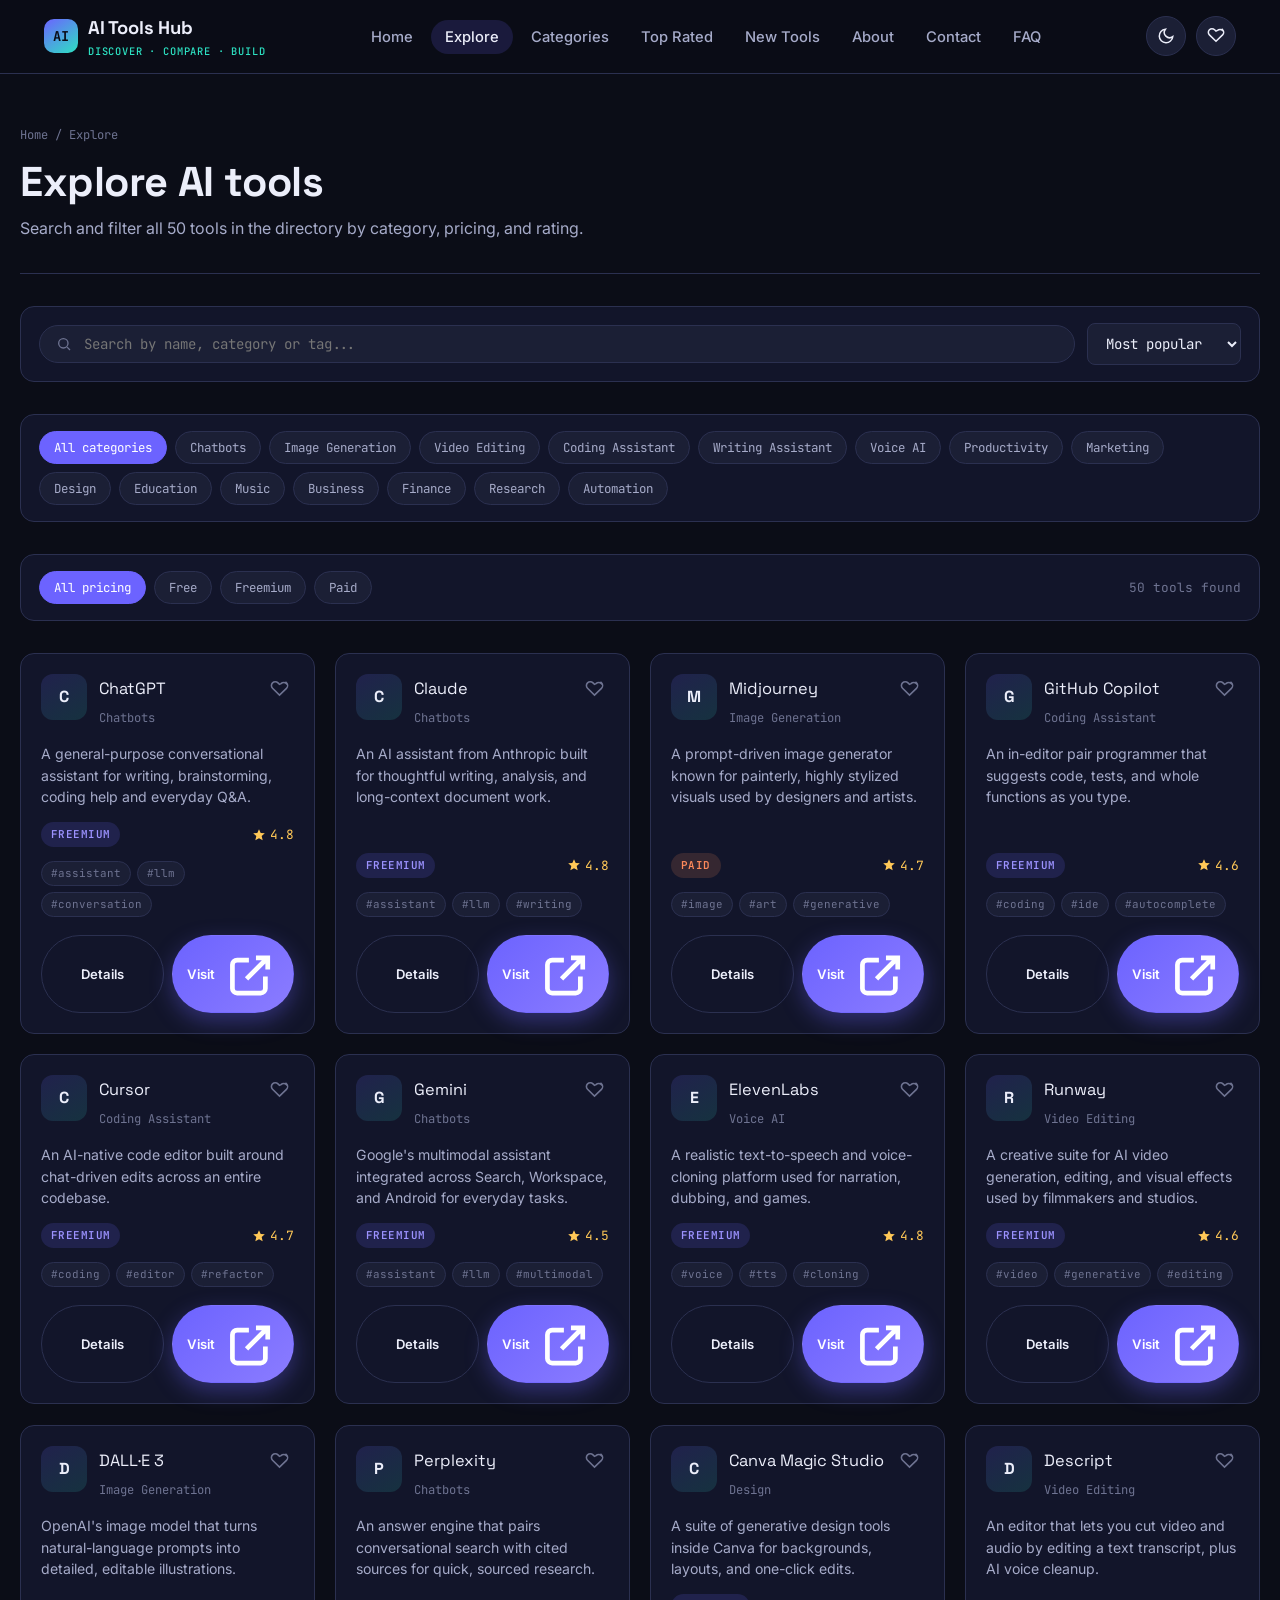
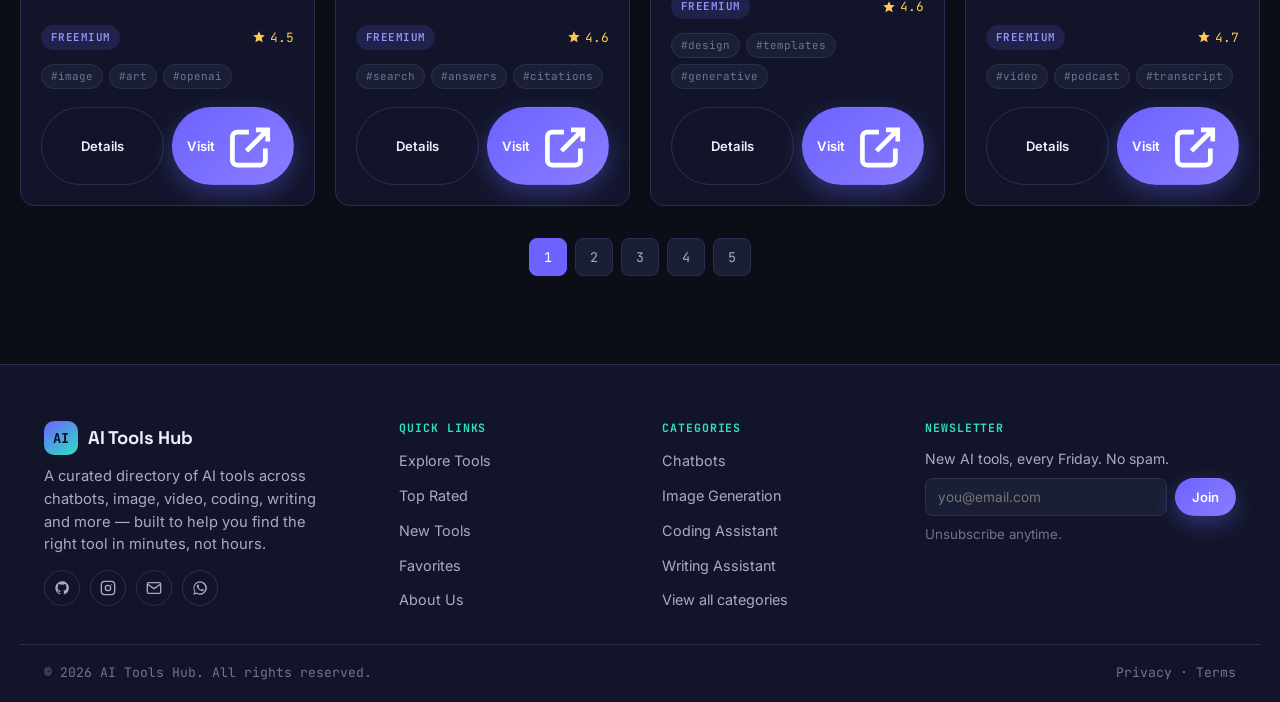
<file: explore.html>
<!DOCTYPE html>
<html lang="en">
<head>
<meta charset="UTF-8">
<meta name="viewport" content="width=device-width, initial-scale=1.0">
<title>Explore AI Tools — AI Tools Hub</title>
<meta name="description" content="Browse and filter all AI tools by category, pricing tier, and rating.">
<meta name="theme-color" content="#0B0D17">
<link rel="preconnect" href="https://fonts.googleapis.com">
<link rel="preconnect" href="https://fonts.gstatic.com" crossorigin>
<link href="https://fonts.googleapis.com/css2?family=Space+Grotesk:wght@500;600;700&family=Inter:wght@400;500;600;700&family=JetBrains+Mono:wght@400;500;700&display=swap" rel="stylesheet">
<style>
/* ==========================================================================
   variables.css — Design tokens
   Signature direction: a "console" aesthetic — deep indigo surfaces,
   monospace data readouts on tool cards, violet + mint signal colors.
   ========================================================================== */

:root{
  /* ---- Type ---- */
  --font-display: 'Space Grotesk', 'Segoe UI', sans-serif;
  --font-body: 'Inter', 'Segoe UI', sans-serif;
  --font-mono: 'JetBrains Mono', 'Courier New', monospace;

  /* ---- Dark theme (default) ---- */
  --bg-0: #0B0D17;
  --bg-1: #12152400;
  --bg-1-solid: #12152A;
  --bg-2: #1B1F35;
  --bg-3: #242945;
  --border: #2B3050;
  --text-0: #ECEEFA;
  --text-1: #A6ABC9;
  --text-2: #6E7391;

  --accent: #6C63FF;
  --accent-soft: rgba(108,99,255,0.16);
  --accent-2: #2DE1C2;
  --accent-2-soft: rgba(45,225,194,0.14);
  --warn: #FF8A5B;
  --warn-soft: rgba(255,138,91,0.15);
  --danger: #FF5C7A;
  --star: #FFC857;

  --shadow-1: 0 1px 2px rgba(0,0,0,0.4);
  --shadow-2: 0 8px 24px rgba(6,8,20,0.45);
  --shadow-glow: 0 0 0 1px rgba(108,99,255,0.35), 0 12px 32px rgba(108,99,255,0.18);

  --radius-sm: 8px;
  --radius-md: 14px;
  --radius-lg: 22px;
  --radius-pill: 999px;

  --gap-xs: 6px;
  --gap-sm: 12px;
  --gap-md: 20px;
  --gap-lg: 32px;
  --gap-xl: 56px;

  --container: 1240px;
  --dur-fast: 150ms;
  --dur-med: 320ms;
  --dur-slow: 600ms;
  --ease: cubic-bezier(.22,.9,.32,1);
}

[data-theme="light"]{
  --bg-0: #F3F4FB;
  --bg-1-solid: #FFFFFF;
  --bg-2: #FFFFFF;
  --bg-3: #ECEDFA;
  --border: #DFE1F2;
  --text-0: #12142A;
  --text-1: #4C5074;
  --text-2: #7B7FA3;

  --accent-soft: rgba(108,99,255,0.10);
  --accent-2-soft: rgba(45,225,194,0.14);
  --warn-soft: rgba(255,138,91,0.14);

  --shadow-1: 0 1px 2px rgba(20,22,50,0.06);
  --shadow-2: 0 10px 30px rgba(20,22,50,0.09);
  --shadow-glow: 0 0 0 1px rgba(108,99,255,0.25), 0 12px 32px rgba(108,99,255,0.14);
}

@media (prefers-reduced-motion: reduce){
  *{ animation-duration: 0.001ms !important; animation-iteration-count: 1 !important; transition-duration: 0.001ms !important; scroll-behavior: auto !important; }
}
/* ==========================================================================
   style.css — Base + components
   ========================================================================== */

*, *::before, *::after{ box-sizing: border-box; }
html{ scroll-behavior: smooth; }
body{
  margin: 0;
  background: var(--bg-0);
  color: var(--text-0);
  font-family: var(--font-body);
  line-height: 1.55;
  -webkit-font-smoothing: antialiased;
  transition: background var(--dur-med) var(--ease), color var(--dur-med) var(--ease);
}

img{ max-width: 100%; display: block; }
a{ color: inherit; }
h1,h2,h3,h4{ font-family: var(--font-display); line-height: 1.15; margin: 0; letter-spacing: -0.01em; }
p{ margin: 0; }
ul{ margin: 0; padding: 0; }
button{ font-family: inherit; }

:focus-visible{ outline: 2px solid var(--accent-2); outline-offset: 2px; }

.container{ max-width: var(--container); margin: 0 auto; padding: 0 24px; }
.section{ padding: var(--gap-xl) 0; }
.section-tight{ padding: var(--gap-lg) 0; }

.eyebrow{
  font-family: var(--font-mono);
  font-size: 0.72rem;
  letter-spacing: 0.14em;
  text-transform: uppercase;
  color: var(--accent-2);
  display: inline-flex;
  align-items: center;
  gap: 8px;
}
.eyebrow::before{ content:''; width: 18px; height: 1px; background: var(--accent-2); }

.section-head{ display:flex; align-items:flex-end; justify-content:space-between; gap: var(--gap-md); margin-bottom: var(--gap-lg); flex-wrap: wrap; }
.section-head h2{ font-size: clamp(1.5rem, 2.4vw, 2.1rem); margin-top: 8px; }
.section-head p{ color: var(--text-1); max-width: 56ch; margin-top: 8px; }
.section-link{ font-size: 0.88rem; font-weight: 600; color: var(--accent-2); text-decoration:none; white-space: nowrap; }
.section-link:hover{ text-decoration: underline; }

/* ---- Buttons ---- */
.btn{
  display: inline-flex;
  align-items: center;
  justify-content: center;
  gap: 8px;
  padding: 12px 22px;
  border-radius: var(--radius-pill);
  font-weight: 600;
  font-size: 0.92rem;
  text-decoration: none;
  border: 1px solid transparent;
  cursor: pointer;
  transition: transform var(--dur-fast) var(--ease), box-shadow var(--dur-fast) var(--ease), border-color var(--dur-fast) var(--ease), background var(--dur-fast) var(--ease);
}
.btn:active{ transform: scale(0.97); }
.btn-primary{ background: linear-gradient(135deg, var(--accent), #8B7CFF); color: #fff; box-shadow: 0 8px 22px rgba(108,99,255,0.35); }
.btn-primary:hover{ transform: translateY(-2px); }
.btn-ghost{ background: transparent; border-color: var(--border); color: var(--text-0); }
.btn-ghost:hover{ border-color: var(--accent); }
.btn-sm{ padding: 8px 16px; font-size: 0.82rem; }
.btn-block{ width: 100%; }
.btn[disabled]{ opacity: .5; cursor: not-allowed; }

/* ---- Hero ---- */
.hero{
  position: relative;
  overflow: hidden;
  padding: 76px 0 64px;
  border-bottom: 1px solid var(--border);
}
.hero-inner{ position: relative; z-index: 2; max-width: 760px; margin: 0 auto; text-align: center; }
.hero h1{ font-size: clamp(2.2rem, 5.4vw, 3.6rem); }
.hero h1 .accent{ color: var(--accent-2); }
.hero-sub{ margin-top: 18px; color: var(--text-1); font-size: 1.05rem; max-width: 56ch; margin-left:auto; margin-right:auto; }

.console{
  margin: 34px auto 0;
  max-width: 640px;
  background: var(--bg-1-solid);
  border: 1px solid var(--border);
  border-radius: var(--radius-md);
  box-shadow: var(--shadow-2);
  overflow: hidden;
}
.console-bar{
  display: flex; align-items: center; gap: 6px;
  padding: 10px 14px;
  border-bottom: 1px solid var(--border);
  font-family: var(--font-mono);
  font-size: .7rem;
  color: var(--text-2);
}
.console-dot{ width: 9px; height: 9px; border-radius: 50%; background: var(--border); }
.console-dot:nth-child(1){ background:#FF5C7A; }
.console-dot:nth-child(2){ background:#FFC857; }
.console-dot:nth-child(3){ background:#2DE1C2; }
.console-label{ margin-left: 8px; }

.search-form{ display: flex; align-items: center; gap: 10px; padding: 16px 18px; }
.search-form svg{ width: 18px; height: 18px; color: var(--text-2); flex-shrink: 0; }
.search-input{
  flex: 1; min-width: 0;
  background: transparent; border: none; outline: none;
  color: var(--text-0); font-family: var(--font-mono); font-size: 0.95rem;
}
.search-input::placeholder{ color: var(--text-2); }

.hero-stats{ display:flex; gap: var(--gap-lg); justify-content:center; margin-top: 40px; flex-wrap: wrap; }
.hero-stat b{ font-family: var(--font-display); font-size: 1.6rem; display:block; }
.hero-stat span{ color: var(--text-2); font-size: 0.8rem; font-family: var(--font-mono); }

/* ---- Category grid ---- */
.category-grid{ display: grid; grid-template-columns: repeat(5, 1fr); gap: var(--gap-md); }
.category-card{
  background: var(--bg-1-solid);
  border: 1px solid var(--border);
  border-radius: var(--radius-md);
  padding: 20px;
  text-decoration: none;
  color: var(--text-0);
  display: flex; flex-direction: column; gap: 12px;
}
.cat-icon{
  width: 42px; height: 42px; border-radius: var(--radius-sm);
  background: var(--accent-soft);
  color: var(--accent);
  display: grid; place-items: center;
}
.cat-icon svg{ width: 20px; height: 20px; }
.category-card h3{ font-size: 1rem; }
.category-card span{ color: var(--text-2); font-family: var(--font-mono); font-size: 0.76rem; }

/* ---- Tool cards ---- */
.tool-grid{ display: grid; grid-template-columns: repeat(4, 1fr); gap: var(--gap-md); }
.tool-grid.list-view{ grid-template-columns: 1fr; }

.tool-card{
  background: var(--bg-1-solid);
  border: 1px solid var(--border);
  border-radius: var(--radius-md);
  padding: 20px;
  display: flex;
  flex-direction: column;
  gap: 14px;
  position: relative;
}
.tool-top{ display: flex; align-items: flex-start; gap: 12px; }
.tool-logo{
  width: 46px; height: 46px; border-radius: 12px;
  background: linear-gradient(150deg, var(--accent-soft), var(--accent-2-soft));
  color: var(--text-0);
  display: grid; place-items: center;
  font-family: var(--font-display); font-weight: 700;
  flex-shrink: 0;
}
.tool-name-row{ display:flex; align-items:center; justify-content:space-between; gap: 8px; }
.tool-name{ font-family: var(--font-display); font-size: 1.02rem; }
.tool-cat{ color: var(--text-2); font-size: 0.76rem; font-family: var(--font-mono); }

.fav-btn{
  background: none; border: none; cursor: pointer;
  color: var(--text-2);
  width: 30px; height: 30px; display:grid; place-items:center;
  border-radius: 50%;
  flex-shrink: 0;
  transition: color var(--dur-fast) var(--ease), transform var(--dur-fast) var(--ease);
}
.fav-btn svg{ width: 19px; height: 19px; }
.fav-btn:hover{ transform: scale(1.15); }
.fav-btn.active{ color: var(--danger); }
.fav-btn.active svg{ fill: var(--danger); }

.tool-desc{ color: var(--text-1); font-size: 0.88rem; flex: 1; }

.tool-meta-row{ display: flex; align-items: center; justify-content: space-between; gap: 8px; }
.badge{
  font-family: var(--font-mono);
  font-size: 0.68rem;
  font-weight: 600;
  padding: 4px 10px;
  border-radius: var(--radius-pill);
  text-transform: uppercase;
  letter-spacing: 0.04em;
}
.badge-free{ background: var(--accent-2-soft); color: var(--accent-2); }
.badge-freemium{ background: var(--accent-soft); color: #9C93FF; }
.badge-paid{ background: var(--warn-soft); color: var(--warn); }

.rating{ display:flex; align-items:center; gap: 4px; font-family: var(--font-mono); font-size: 0.8rem; color: var(--star); }
.rating svg{ width: 14px; height: 14px; fill: var(--star); }

.tag-row{ display:flex; flex-wrap: wrap; gap: 6px; }
.tag-chip{
  font-family: var(--font-mono);
  font-size: 0.68rem;
  color: var(--text-2);
  background: var(--bg-2);
  border: 1px solid var(--border);
  padding: 3px 9px;
  border-radius: var(--radius-pill);
}

.tool-actions{ display: flex; gap: 8px; margin-top: 4px; }
.tool-actions .btn{ flex: 1; padding: 10px 14px; font-size: 0.82rem; }

/* ---- Filters/toolbar (explore page) ---- */
.toolbar{
  display: flex; flex-wrap: wrap; gap: var(--gap-sm);
  align-items: center; justify-content: space-between;
  background: var(--bg-1-solid);
  border: 1px solid var(--border);
  border-radius: var(--radius-md);
  padding: 16px 18px;
  margin-bottom: var(--gap-lg);
}
.filter-group{ display: flex; flex-wrap: wrap; gap: 8px; }
.chip-btn{
  font-family: var(--font-mono);
  font-size: 0.78rem;
  padding: 7px 14px;
  border-radius: var(--radius-pill);
  border: 1px solid var(--border);
  background: var(--bg-2);
  color: var(--text-1);
  cursor: pointer;
  transition: all var(--dur-fast) var(--ease);
}
.chip-btn:hover{ border-color: var(--accent); color: var(--text-0); }
.chip-btn.active{ background: var(--accent); color: #fff; border-color: var(--accent); }

.select-input, .text-input, textarea.text-input{
  font-family: var(--font-body);
  background: var(--bg-2);
  border: 1px solid var(--border);
  color: var(--text-0);
  border-radius: var(--radius-sm);
  padding: 10px 14px;
  font-size: 0.88rem;
}
.select-input{ font-family: var(--font-mono); }

.results-count{ font-family: var(--font-mono); font-size: 0.8rem; color: var(--text-2); }

.empty-state{
  text-align: center;
  padding: 60px 20px;
  color: var(--text-1);
}
.empty-state svg{ width: 54px; height: 54px; color: var(--text-2); margin: 0 auto 16px; }
.empty-state h3{ margin-bottom: 6px; }

.pagination{ display:flex; justify-content:center; gap: 8px; margin-top: var(--gap-lg); }
.page-btn{
  width: 38px; height: 38px; border-radius: var(--radius-sm);
  border: 1px solid var(--border); background: var(--bg-2); color: var(--text-1);
  font-family: var(--font-mono); cursor: pointer;
}
.page-btn.active{ background: var(--accent); border-color: var(--accent); color:#fff; }

/* ---- Stats section ---- */
.stats-strip{
  display: grid; grid-template-columns: repeat(4,1fr);
  gap: var(--gap-md);
  background: var(--bg-1-solid);
  border: 1px solid var(--border);
  border-radius: var(--radius-lg);
  padding: 36px;
}
.stat-item{ text-align: center; }
.stat-item b{ font-family: var(--font-display); font-size: clamp(1.8rem,3vw,2.6rem); color: var(--accent-2); display:block; }
.stat-item span{ color: var(--text-2); font-family: var(--font-mono); font-size: 0.78rem; }

/* ---- Testimonials ---- */
.testimonial-grid{ display: grid; grid-template-columns: repeat(3,1fr); gap: var(--gap-md); }
.testimonial-card{
  background: var(--bg-1-solid); border: 1px solid var(--border);
  border-radius: var(--radius-md); padding: 24px;
}
.testimonial-card p{ color: var(--text-1); font-size: 0.92rem; }
.testimonial-who{ display:flex; align-items:center; gap: 12px; margin-top: 18px; }
.avatar{
  width: 38px; height: 38px; border-radius: 50%;
  background: linear-gradient(135deg, var(--accent), var(--accent-2));
  display:grid; place-items:center; color:#0B0D17; font-weight:700; font-family: var(--font-display);
}
.who-name{ font-size: 0.86rem; font-weight: 600; }
.who-role{ font-size: 0.76rem; color: var(--text-2); }

/* ---- Newsletter ---- */
.newsletter-panel{
  background: linear-gradient(135deg, var(--bg-2), var(--bg-3));
  border: 1px solid var(--border);
  border-radius: var(--radius-lg);
  padding: 44px;
  text-align: center;
}
.newsletter-panel form{ display:flex; gap:10px; max-width: 460px; margin: 22px auto 0; }
.newsletter-panel input{ flex:1; }

/* ---- Toast ---- */
.toast-stack{ position: fixed; bottom: 24px; left: 24px; z-index: 500; display:flex; flex-direction:column; gap:10px; }
.toast{
  background: var(--bg-1-solid);
  border: 1px solid var(--border);
  border-left: 3px solid var(--accent-2);
  border-radius: var(--radius-sm);
  padding: 12px 16px;
  font-size: 0.85rem;
  box-shadow: var(--shadow-2);
  min-width: 240px;
  animation: slideUp 260ms var(--ease) both;
}
.toast.error{ border-left-color: var(--danger); }
.toast.info{ border-left-color: var(--text-2); }

/* ---- Scroll progress ---- */
.scroll-progress{
  position: fixed; top: 0; left: 0; height: 3px;
  background: linear-gradient(90deg, var(--accent), var(--accent-2));
  width: 0%; z-index: 400;
}

/* ---- Page header (interior pages) ---- */
.page-header{ padding: 52px 0 32px; border-bottom: 1px solid var(--border); }
.breadcrumbs{ font-family: var(--font-mono); font-size: 0.76rem; color: var(--text-2); margin-bottom: 14px; }
.breadcrumbs a{ color: var(--text-2); text-decoration: none; }
.breadcrumbs a:hover{ color: var(--accent-2); }
.page-header h1{ font-size: clamp(1.8rem, 3.6vw, 2.6rem); }
.page-header p{ color: var(--text-1); margin-top: 10px; max-width: 60ch; }

/* ---- Category detail chips (categories page) ---- */
.cat-legend{ display:flex; flex-wrap:wrap; gap: 8px; margin-bottom: var(--gap-lg); }

/* ---- Tool details page ---- */
.details-layout{ display: grid; grid-template-columns: 2fr 1fr; gap: var(--gap-lg); align-items: start; }
.details-main{
  background: var(--bg-1-solid); border: 1px solid var(--border); border-radius: var(--radius-lg); padding: 32px;
}
.details-head{ display:flex; gap: 18px; align-items:flex-start; }
.details-head .tool-logo{ width: 64px; height: 64px; font-size: 1.4rem; border-radius: 16px; }
.details-head h1{ font-size: 1.7rem; }
.details-section{ margin-top: 26px; }
.details-section h3{ font-size: 0.95rem; margin-bottom: 10px; }
.details-section p{ color: var(--text-1); }
.feature-list{ list-style: none; display: flex; flex-direction: column; gap: 10px; }
.feature-list li{ display:flex; gap: 10px; align-items:flex-start; color: var(--text-1); font-size: 0.9rem; }
.feature-list svg{ width: 16px; height: 16px; color: var(--accent-2); margin-top: 3px; flex-shrink: 0; }

.details-side{
  background: var(--bg-1-solid); border: 1px solid var(--border); border-radius: var(--radius-lg); padding: 24px;
  display: flex; flex-direction: column; gap: 16px;
}
.side-row{ display:flex; justify-content: space-between; font-size: 0.86rem; padding: 10px 0; border-bottom: 1px solid var(--border); }
.side-row:last-of-type{ border-bottom: none; }
.side-row span{ color: var(--text-2); }

.related-grid{ display:grid; grid-template-columns: repeat(3,1fr); gap: var(--gap-md); margin-top: var(--gap-md); }

/* ---- FAQ accordion ---- */
.faq-list{ display: flex; flex-direction: column; gap: 12px; max-width: 820px; }
.faq-item{ background: var(--bg-1-solid); border: 1px solid var(--border); border-radius: var(--radius-md); overflow: hidden; }
.faq-q{
  width: 100%; text-align: left; background: none; border: none; cursor: pointer;
  padding: 18px 20px; display:flex; align-items:center; justify-content:space-between; gap: 12px;
  color: var(--text-0); font-weight: 600; font-size: 0.95rem;
}
.faq-q svg{ width: 18px; height: 18px; flex-shrink: 0; transition: transform var(--dur-med) var(--ease); color: var(--text-2); }
.faq-item.open .faq-q svg{ transform: rotate(45deg); color: var(--accent-2); }
.faq-a{ max-height: 0; overflow: hidden; transition: max-height var(--dur-med) var(--ease); }
.faq-a-inner{ padding: 0 20px 20px; color: var(--text-1); font-size: 0.9rem; }
.faq-item.open .faq-a{ max-height: 320px; }

/* ---- Contact / forms ---- */
.form-grid{ display:grid; grid-template-columns: 1fr 1fr; gap: 16px; }
.form-field{ display:flex; flex-direction:column; gap: 6px; margin-bottom: 16px; }
.form-field label{ font-size: 0.82rem; color: var(--text-1); font-weight: 600; }
.form-field .error-msg{ font-size: 0.76rem; color: var(--danger); display:none; }
.form-field.invalid .text-input{ border-color: var(--danger); }
.form-field.invalid .error-msg{ display:block; }
.form-field.full{ grid-column: 1 / -1; }
.contact-layout{ display:grid; grid-template-columns: 1fr 1fr; gap: var(--gap-lg); }
.contact-info-card{ background: var(--bg-1-solid); border:1px solid var(--border); border-radius: var(--radius-lg); padding: 28px; }
.info-row{ display:flex; gap: 12px; align-items:flex-start; margin-bottom: 20px; }
.info-row svg{ width:18px; height:18px; color: var(--accent-2); margin-top:2px; flex-shrink:0; }
.info-row h4{ font-size: 0.9rem; margin-bottom: 2px; }
.info-row span{ color: var(--text-2); font-size: 0.84rem; }

.form-success{
  display:none; background: var(--accent-2-soft); border:1px solid var(--accent-2);
  color: var(--accent-2); padding: 14px 18px; border-radius: var(--radius-sm); font-size: 0.86rem; margin-bottom: 16px;
}
.form-success.show{ display:block; }

/* ---- Legal pages ---- */
.legal-body{ max-width: 780px; }
.legal-body h2{ font-size: 1.2rem; margin-top: 36px; margin-bottom: 10px; }
.legal-body h2:first-child{ margin-top: 0; }
.legal-body p, .legal-body li{ color: var(--text-1); font-size: 0.93rem; margin-bottom: 10px; }
.legal-body ul{ padding-left: 20px; list-style: disc; }
.legal-updated{ font-family: var(--font-mono); font-size: 0.78rem; color: var(--text-2); margin-bottom: 30px; }

/* ---- 404 ---- */
.error-page{ min-height: 60vh; display:flex; flex-direction:column; align-items:center; justify-content:center; text-align:center; padding: 80px 20px; }
.error-code{ font-family: var(--font-display); font-size: clamp(5rem, 16vw, 9rem); color: var(--accent); line-height:1; }
.error-page p{ color: var(--text-1); margin: 14px 0 26px; max-width: 46ch; }

/* ---- Favorites empty ---- */
.fav-toolbar{ display:flex; justify-content:space-between; align-items:center; margin-bottom: var(--gap-lg); flex-wrap: wrap; gap: 12px; }

/* ---- Utility ---- */
.text-center{ text-align:center; }
.mt-lg{ margin-top: var(--gap-lg); }
.flex-center{ display:flex; align-items:center; justify-content:center; }
/* ==========================================================================
   navbar.css
   ========================================================================== */

.site-header{
  position: sticky;
  top: 0;
  z-index: 200;
  background: color-mix(in srgb, var(--bg-0) 88%, transparent);
  backdrop-filter: blur(14px);
  border-bottom: 1px solid var(--border);
}

.navbar{
  max-width: var(--container);
  margin: 0 auto;
  padding: 14px 24px;
  display: flex;
  align-items: center;
  justify-content: space-between;
  gap: var(--gap-md);
}

.brand{
  display: flex;
  align-items: center;
  gap: 10px;
  font-family: var(--font-display);
  font-weight: 700;
  font-size: 1.15rem;
  color: var(--text-0);
  text-decoration: none;
  letter-spacing: -0.01em;
}

.brand-mark{
  width: 34px; height: 34px;
  border-radius: 10px;
  background: linear-gradient(145deg, var(--accent), var(--accent-2));
  display: grid; place-items: center;
  color: #0B0D17;
  font-family: var(--font-mono);
  font-weight: 700;
  font-size: 0.85rem;
  flex-shrink: 0;
}

.brand small{
  font-family: var(--font-mono);
  font-weight: 500;
  color: var(--accent-2);
  font-size: 0.65rem;
  display: block;
  letter-spacing: 0.08em;
}

.nav-links{
  display: flex;
  align-items: center;
  gap: 4px;
  list-style: none;
}

.nav-links a{
  color: var(--text-1);
  text-decoration: none;
  font-size: 0.92rem;
  font-weight: 500;
  padding: 8px 14px;
  border-radius: var(--radius-pill);
  transition: color var(--dur-fast) var(--ease), background var(--dur-fast) var(--ease);
  white-space: nowrap;
}

.nav-links a:hover,
.nav-links a:focus-visible{
  color: var(--text-0);
  background: var(--bg-2);
}

.nav-links a.active{
  color: var(--text-0);
  background: var(--accent-soft);
}

.nav-actions{
  display: flex;
  align-items: center;
  gap: 10px;
}

.icon-btn{
  width: 40px; height: 40px;
  display: grid; place-items: center;
  border-radius: var(--radius-pill);
  border: 1px solid var(--border);
  background: var(--bg-2);
  color: var(--text-0);
  cursor: pointer;
  transition: transform var(--dur-fast) var(--ease), border-color var(--dur-fast) var(--ease);
}
.icon-btn:hover{ border-color: var(--accent); transform: translateY(-1px); }
.icon-btn svg{ width: 18px; height: 18px; }

.theme-toggle .sun{ display:none; }
[data-theme="light"] .theme-toggle .moon{ display:none; }
[data-theme="light"] .theme-toggle .sun{ display:block; }

.fav-count{
  position: absolute;
  top: -4px; right: -4px;
  background: var(--warn);
  color: #1a0a02;
  font-family: var(--font-mono);
  font-size: 0.62rem;
  font-weight: 700;
  min-width: 16px; height: 16px;
  border-radius: 999px;
  display: grid; place-items: center;
  padding: 0 3px;
}

.nav-actions .icon-btn{ position: relative; }

.menu-toggle{ display: none; }

.mobile-drawer{
  display: none;
}

/* Mobile nav */
@media (max-width: 900px){
  .nav-links{ display: none; }
  .menu-toggle{ display: grid; }

  .mobile-drawer{
    display: block;
    position: fixed;
    inset: 0 0 0 auto;
    width: min(78vw, 320px);
    height: 100vh;
    background: var(--bg-1-solid);
    border-left: 1px solid var(--border);
    transform: translateX(100%);
    transition: transform var(--dur-med) var(--ease);
    z-index: 300;
    padding: 24px;
    overflow-y: auto;
  }
  .mobile-drawer.open{ transform: translateX(0); }
  .mobile-drawer ul{ list-style: none; display: flex; flex-direction: column; gap: 4px; margin-top: 28px; }
  .mobile-drawer a{
    display: block; padding: 12px 14px; border-radius: var(--radius-sm);
    color: var(--text-1); text-decoration: none; font-weight: 500;
  }
  .mobile-drawer a.active, .mobile-drawer a:hover{ color: var(--text-0); background: var(--bg-2); }

  .drawer-close{
    display: flex; justify-content: flex-end;
  }

  .drawer-overlay{
    position: fixed; inset: 0; background: rgba(3,4,10,0.55);
    opacity: 0; pointer-events: none; transition: opacity var(--dur-med) var(--ease);
    z-index: 290;
  }
  .drawer-overlay.open{ opacity: 1; pointer-events: auto; }
}
/* ==========================================================================
   footer.css
   ========================================================================== */

.site-footer{
  background: var(--bg-1-solid);
  border-top: 1px solid var(--border);
  margin-top: var(--gap-xl);
}

.footer-top{
  max-width: var(--container);
  margin: 0 auto;
  padding: var(--gap-xl) 24px var(--gap-lg);
  display: grid;
  grid-template-columns: 1.4fr 1fr 1fr 1.2fr;
  gap: var(--gap-lg);
}

.footer-brand p{
  color: var(--text-1);
  font-size: 0.92rem;
  max-width: 32ch;
  margin-top: 10px;
}

.footer-col h4{
  font-family: var(--font-mono);
  text-transform: uppercase;
  letter-spacing: 0.08em;
  font-size: 0.72rem;
  color: var(--accent-2);
  margin-bottom: 14px;
}

.footer-col ul{ list-style: none; display: flex; flex-direction: column; gap: 10px; }
.footer-col a{
  color: var(--text-1);
  text-decoration: none;
  font-size: 0.9rem;
  transition: color var(--dur-fast) var(--ease);
}
.footer-col a:hover{ color: var(--text-0); }

.footer-newsletter form{
  display: flex;
  gap: 8px;
  margin-top: 8px;
}
.footer-newsletter input{
  flex: 1;
  min-width: 0;
  padding: 10px 12px;
  border-radius: var(--radius-sm);
  border: 1px solid var(--border);
  background: var(--bg-2);
  color: var(--text-0);
  font-size: 0.85rem;
}
.footer-newsletter small{ display:block; margin-top: 8px; color: var(--text-2); }

.social-row{
  display: flex;
  gap: 10px;
  margin-top: 14px;
}
.social-row a{
  width: 36px; height: 36px;
  border-radius: 999px;
  border: 1px solid var(--border);
  display: grid; place-items: center;
  color: var(--text-1);
}
.social-row a:hover{ color: var(--accent-2); border-color: var(--accent-2); }
.social-row svg{ width: 16px; height: 16px; }

.footer-bottom{
  border-top: 1px solid var(--border);
  padding: 18px 24px;
  max-width: var(--container);
  margin: 0 auto;
  display: flex;
  align-items: center;
  justify-content: space-between;
  gap: 12px;
  font-size: 0.82rem;
  color: var(--text-2);
  font-family: var(--font-mono);
}

.back-to-top{
  position: fixed;
  right: 24px; bottom: 24px;
  width: 46px; height: 46px;
  border-radius: 999px;
  background: var(--accent);
  color: #fff;
  border: none;
  display: grid; place-items: center;
  cursor: pointer;
  opacity: 0; pointer-events: none;
  transform: translateY(10px);
  transition: all var(--dur-med) var(--ease);
  box-shadow: var(--shadow-2);
  z-index: 150;
}
.back-to-top.show{ opacity: 1; pointer-events: auto; transform: translateY(0); }
.back-to-top svg{ width: 18px; height: 18px; }

@media (max-width: 860px){
  .footer-top{ grid-template-columns: 1fr 1fr; }
  .footer-bottom{ flex-direction: column; text-align: center; }
}
@media (max-width: 520px){
  .footer-top{ grid-template-columns: 1fr; }
}
/* ==========================================================================
   animations.css
   ========================================================================== */

@keyframes fadeIn{ from{ opacity:0; } to{ opacity:1; } }
@keyframes slideUp{ from{ opacity:0; transform: translateY(24px); } to{ opacity:1; transform: translateY(0); } }
@keyframes popIn{ from{ opacity:0; transform: scale(.92); } to{ opacity:1; transform: scale(1); } }
@keyframes spin{ to{ transform: rotate(360deg); } }
@keyframes pulseGlow{
  0%,100%{ box-shadow: 0 0 0 0 rgba(108,99,255,0.35); }
  50%{ box-shadow: 0 0 0 8px rgba(108,99,255,0); }
}
@keyframes gridDrift{
  from{ background-position: 0 0; }
  to{ background-position: 60px 60px; }
}
@keyframes blink{ 50%{ opacity: 0; } }
@keyframes floatY{
  0%,100%{ transform: translateY(0); }
  50%{ transform: translateY(-10px); }
}
@keyframes ripple{
  from{ transform: scale(0); opacity: .55; }
  to{ transform: scale(2.6); opacity: 0; }
}

.fade-in{ animation: fadeIn var(--dur-slow) var(--ease) both; }
.slide-up{ animation: slideUp var(--dur-slow) var(--ease) both; }
.pop-in{ animation: popIn var(--dur-med) var(--ease) both; }

/* Scroll reveal: JS toggles .in-view */
.reveal{
  opacity: 0;
  transform: translateY(28px);
  transition: opacity 700ms var(--ease), transform 700ms var(--ease);
}
.reveal.in-view{ opacity: 1; transform: translateY(0); }
.reveal-stagger > *{ transition-delay: calc(var(--stagger-i, 0) * 70ms); }

/* Hover lift */
.hover-lift{ transition: transform var(--dur-med) var(--ease), box-shadow var(--dur-med) var(--ease); }
.hover-lift:hover{ transform: translateY(-6px); box-shadow: var(--shadow-2); }

/* Card tilt (JS sets --rx/--ry via pointer move) */
.tilt{
  --rx: 0deg; --ry: 0deg;
  transform: perspective(800px) rotateX(var(--rx)) rotateY(var(--ry));
  transition: transform 200ms var(--ease);
  will-change: transform;
}

/* Ripple buttons */
.ripple-btn{ position: relative; overflow: hidden; }
.ripple-span{
  position: absolute;
  border-radius: 999px;
  background: rgba(255,255,255,0.55);
  pointer-events: none;
  animation: ripple 650ms ease-out forwards;
}

/* Loading spinner */
.spinner{
  width: 34px; height: 34px;
  border-radius: 50%;
  border: 3px solid var(--border);
  border-top-color: var(--accent);
  animation: spin 800ms linear infinite;
}
.loading-screen{
  position: fixed; inset: 0; z-index: 999;
  background: var(--bg-0);
  display: grid; place-items: center;
  gap: 14px;
  transition: opacity 500ms var(--ease), visibility 500ms;
}
.loading-screen.hide{ opacity: 0; visibility: hidden; }
.loading-screen span{ font-family: var(--font-mono); color: var(--text-2); font-size: .8rem; letter-spacing: .08em; }

/* Typing effect caret */
.caret{
  display: inline-block; width: 2px; height: 1em;
  background: var(--accent-2);
  margin-left: 2px;
  animation: blink 900ms step-end infinite;
  vertical-align: middle;
}

/* Animated grid backdrop for hero */
.grid-backdrop{
  position: absolute; inset: 0;
  background-image:
    linear-gradient(var(--border) 1px, transparent 1px),
    linear-gradient(90deg, var(--border) 1px, transparent 1px);
  background-size: 42px 42px;
  opacity: 0.35;
  animation: gridDrift 14s linear infinite;
  mask-image: radial-gradient(ellipse at 50% 0%, black 40%, transparent 78%);
}
.floaty{ animation: floatY 6s ease-in-out infinite; }

/* Counters (JS drives the number, this is just presentational) */
.counter-num{ font-variant-numeric: tabular-nums; }

/* Skeleton / lazy loading shimmer */
@keyframes shimmer{ 0%{ background-position: -300px 0; } 100%{ background-position: 300px 0; } }
.skeleton{
  background: linear-gradient(90deg, var(--bg-2) 25%, var(--bg-3) 37%, var(--bg-2) 63%);
  background-size: 300px 100%;
  animation: shimmer 1.4s linear infinite;
  border-radius: var(--radius-md);
}
/* ==========================================================================
   responsive.css — mobile-first breakpoint overrides
   ========================================================================== */

@media (max-width: 1080px){
  .category-grid{ grid-template-columns: repeat(3,1fr); }
  .tool-grid{ grid-template-columns: repeat(3,1fr); }
  .testimonial-grid{ grid-template-columns: repeat(2,1fr); }
  .stats-strip{ grid-template-columns: repeat(2,1fr); }
}

@media (max-width: 860px){
  .details-layout{ grid-template-columns: 1fr; }
  .contact-layout{ grid-template-columns: 1fr; }
  .related-grid{ grid-template-columns: repeat(2,1fr); }
}

@media (max-width: 720px){
  .category-grid{ grid-template-columns: repeat(2,1fr); }
  .tool-grid{ grid-template-columns: repeat(2,1fr); }
  .testimonial-grid{ grid-template-columns: 1fr; }
  .stats-strip{ grid-template-columns: repeat(2,1fr); gap: var(--gap-md); padding: 24px; }
  .hero{ padding: 56px 0 44px; }
  .form-grid{ grid-template-columns: 1fr; }
  .toolbar{ flex-direction: column; align-items: stretch; }
  .section-head{ flex-direction: column; align-items: flex-start; }
}

@media (max-width: 520px){
  .category-grid{ grid-template-columns: 1fr 1fr; }
  .tool-grid{ grid-template-columns: 1fr; }
  .related-grid{ grid-template-columns: 1fr; }
  .footer-newsletter form{ flex-direction: column; }
  .hero-stats{ gap: var(--gap-md); }
  .navbar{ padding: 12px 16px; }
  .container{ padding: 0 16px; }
  .details-head{ flex-direction: column; }
  .back-to-top{ right: 16px; bottom: 16px; }
}

</style>
</head>
<body data-page="explore">

<div class="loading-screen"><div class="spinner"></div><span>LOADING AI TOOLS HUB&hellip;</span></div>
<div class="scroll-progress"></div>
<div class="drawer-overlay"></div>

<header class="site-header">
  <nav class="navbar">
    <a href="index.html" class="brand">
      <span class="brand-mark">AI</span>
      <span>AI Tools Hub<small>DISCOVER &middot; COMPARE &middot; BUILD</small></span>
    </a>
    <ul class="nav-links">
      <li><a href="index.html">Home</a></li>
      <li><a href="explore.html" class="active">Explore</a></li>
      <li><a href="categories.html">Categories</a></li>
      <li><a href="top-rated.html">Top Rated</a></li>
      <li><a href="new-tools.html">New Tools</a></li>
      <li><a href="about.html">About</a></li>
      <li><a href="contact.html">Contact</a></li>
      <li><a href="faq.html">FAQ</a></li>
    </ul>
    <div class="nav-actions">
      <button class="icon-btn theme-toggle" aria-label="Toggle dark or light theme">
        <svg class="moon" viewBox="0 0 24 24" fill="none" stroke="currentColor" stroke-width="2"><path d="M21 12.8A9 9 0 1 1 11.2 3 7 7 0 0 0 21 12.8z"/></svg>
        <svg class="sun" viewBox="0 0 24 24" fill="none" stroke="currentColor" stroke-width="2"><circle cx="12" cy="12" r="4"/><path d="M12 2v2M12 20v2M4.9 4.9l1.4 1.4M17.7 17.7l1.4 1.4M2 12h2M20 12h2M4.9 19.1l1.4-1.4M17.7 6.3l1.4-1.4"/></svg>
      </button>
      <a class="icon-btn" href="favorites.html" aria-label="View favorites">
        <svg viewBox="0 0 24 24" fill="none" stroke="currentColor" stroke-width="2"><path d="M20.8 4.6c-1.9-1.9-5-1.9-6.9 0L12 5.5l-1.9-1.9c-1.9-1.9-5-1.9-6.9 0-1.9 1.9-1.9 5 0 6.9L12 19.1l8.8-8.6c1.9-1.9 1.9-5 0-6.9z"/></svg>
        <span class="fav-count">0</span>
      </a>
      <button class="icon-btn menu-toggle" aria-label="Open menu">
        <svg viewBox="0 0 24 24" fill="none" stroke="currentColor" stroke-width="2"><path d="M3 6h18M3 12h18M3 18h18"/></svg>
      </button>
    </div>
  </nav>
</header>

<div class="mobile-drawer">
  <div class="drawer-close">
    <button class="icon-btn" aria-label="Close menu">
      <svg viewBox="0 0 24 24" fill="none" stroke="currentColor" stroke-width="2"><path d="M18 6L6 18M6 6l12 12"/></svg>
    </button>
  </div>
  <ul>
    <li><a href="index.html">Home</a></li>
    <li><a href="explore.html" class="active">Explore</a></li>
    <li><a href="categories.html">Categories</a></li>
    <li><a href="top-rated.html">Top Rated</a></li>
    <li><a href="new-tools.html">New Tools</a></li>
    <li><a href="about.html">About</a></li>
    <li><a href="contact.html">Contact</a></li>
    <li><a href="faq.html">FAQ</a></li>
    <li><a href="favorites.html">Favorites</a></li>
    <li><a href="privacy.html">Privacy Policy</a></li>
    <li><a href="terms.html">Terms & Conditions</a></li>
  </ul>
</div>

<main>

<div class="page-header container">
  <div class="breadcrumbs"><a href="index.html">Home</a> / Explore</div>
  <h1>Explore AI tools</h1>
  <p>Search and filter all 50 tools in the directory by category, pricing, and rating.</p>
</div>

<div class="section-tight container">
  <div class="toolbar">
    <div style="display:flex; align-items:center; gap:10px; background:var(--bg-2); border:1px solid var(--border); border-radius: var(--radius-pill); padding: 8px 16px; flex:1; min-width:220px;">
      <svg viewBox="0 0 24 24" width="16" height="16" fill="none" stroke="currentColor" stroke-width="2" style="color:var(--text-2); flex-shrink:0;"><circle cx="11" cy="11" r="7"/><path d="M21 21l-4.3-4.3"/></svg>
      <input type="text" data-role="grid-search" placeholder="Search by name, category or tag..." style="flex:1;background:none;border:none;outline:none;color:var(--text-0);font-family:var(--font-mono);font-size:0.88rem;">
    </div>
    <select class="select-input" data-role="sort-select">
      <option value="popular">Most popular</option>
      <option value="rating">Highest rated</option>
      <option value="newest">Newest</option>
      <option value="name">Name A&ndash;Z</option>
    </select>
  </div>

  <div class="toolbar">
    <div class="filter-group" id="category-chips">
      <button class="chip-btn active" data-category-chip="all">All categories</button>
    </div>
  </div>
  <div class="toolbar">
    <div class="filter-group">
      <button class="chip-btn active" data-pricing-chip="all">All pricing</button>
      <button class="chip-btn" data-pricing-chip="Free">Free</button>
      <button class="chip-btn" data-pricing-chip="Freemium">Freemium</button>
      <button class="chip-btn" data-pricing-chip="Paid">Paid</button>
    </div>
    <span class="results-count"></span>
  </div>

  <div class="tool-grid"></div>
  <div class="empty-state" style="display:none;">
    <svg viewBox="0 0 24 24" fill="none" stroke="currentColor" stroke-width="1.5"><circle cx="11" cy="11" r="7"/><path d="M21 21l-4.3-4.3"/></svg>
    <h3>No results found</h3>
    <p>Try a different search term or clear a filter.</p>
  </div>
  <div class="pagination"></div>
</div>

</main>

<footer class="site-footer">
  <div class="footer-top">
    <div class="footer-brand">
      <a href="index.html" class="brand"><span class="brand-mark">AI</span><span>AI Tools Hub</span></a>
      <p>A curated directory of AI tools across chatbots, image, video, coding, writing and more &mdash; built to help you find the right tool in minutes, not hours.</p>
      <div class="social-row">
        <a href="https://github.com/jv-patel" target="_blank" rel="noopener" aria-label="GitHub"><svg viewBox="0 0 24 24" fill="currentColor"><path d="M12 2a10 10 0 0 0-3.2 19.5c.5.1.7-.2.7-.5v-1.7c-2.8.6-3.4-1.3-3.4-1.3-.5-1.1-1.1-1.5-1.1-1.5-.9-.6.1-.6.1-.6 1 .1 1.5 1 1.5 1 .9 1.5 2.3 1.1 2.9.8.1-.7.4-1.1.6-1.4-2.3-.3-4.6-1.1-4.6-5 0-1.1.4-2 1-2.6-.1-.3-.5-1.3.1-2.7 0 0 .9-.3 2.9 1a10 10 0 0 1 5.2 0c2-1.3 2.9-1 2.9-1 .6 1.4.2 2.4.1 2.7.6.6 1 1.5 1 2.6 0 3.9-2.3 4.7-4.6 5 .4.3.7 1 .7 1.9v2.8c0 .3.2.6.7.5A10 10 0 0 0 12 2z"/></svg></a>
        <a href="https://www.instagram.com/jeel_ptl_.2515?igsh=MTcyYmI2Yjl2MjRzaQ==" target="_blank" rel="noopener" aria-label="Instagram"><svg viewBox="0 0 24 24" fill="none" stroke="currentColor" stroke-width="2"><rect x="2" y="2" width="20" height="20" rx="5"/><circle cx="12" cy="12" r="4"/><circle cx="17.5" cy="6.5" r="1" fill="currentColor" stroke="none"/></svg></a>
        <a href="mailto:jeelpatel0038@gmail.com" aria-label="Gmail"><svg viewBox="0 0 24 24" fill="none" stroke="currentColor" stroke-width="2"><rect x="2" y="4" width="20" height="16" rx="2"/><path d="m22 6-10 7L2 6"/></svg></a>
        <a href="https://wa.me/919723415082" target="_blank" rel="noopener" aria-label="WhatsApp"><svg viewBox="0 0 24 24" fill="currentColor"><path d="M17.5 14.4c-.3-.1-1.6-.8-1.9-.9-.2-.1-.4-.1-.6.1-.2.3-.7.9-.8 1-.2.2-.3.2-.5.1-.3-.1-1.2-.4-2.2-1.4-.8-.7-1.4-1.6-1.5-1.9-.2-.3 0-.4.1-.6.1-.1.3-.3.4-.5.1-.1.2-.3.2-.4.1-.2 0-.3 0-.5-.1-.1-.6-1.4-.8-2-.2-.5-.4-.4-.6-.5h-.5c-.2 0-.5.1-.7.3-.2.3-.9.9-.9 2.1s.9 2.5 1.1 2.7c.1.2 1.9 2.9 4.6 4 .6.3 1.1.4 1.5.6.6.2 1.2.2 1.6.1.5-.1 1.6-.6 1.8-1.3.2-.6.2-1.1.2-1.3-.1-.1-.3-.2-.5-.3z"/><path d="M12 2a10 10 0 0 0-8.6 15L2 22l5.2-1.4A10 10 0 1 0 12 2zm0 18.2c-1.6 0-3.2-.4-4.5-1.3l-.3-.2-3.1.8.8-3-.2-.3A8.2 8.2 0 1 1 12 20.2z"/></svg></a>
      </div>
    </div>

    <div class="footer-col">
      <h4>Quick Links</h4>
      <ul>
        <li><a href="explore.html">Explore Tools</a></li>
        <li><a href="top-rated.html">Top Rated</a></li>
        <li><a href="new-tools.html">New Tools</a></li>
        <li><a href="favorites.html">Favorites</a></li>
        <li><a href="about.html">About Us</a></li>
      </ul>
    </div>
    <div class="footer-col">
      <h4>Categories</h4>
      <ul>
        <li><a href="explore.html?category=chatbots">Chatbots</a></li>
        <li><a href="explore.html?category=image">Image Generation</a></li>
        <li><a href="explore.html?category=coding">Coding Assistant</a></li>
        <li><a href="explore.html?category=writing">Writing Assistant</a></li>
        <li><a href="categories.html">View all categories</a></li>
      </ul>
    </div>
    <div class="footer-col footer-newsletter">
      <h4>Newsletter</h4>
      <p style="color:var(--text-1); font-size:0.88rem;">New AI tools, every Friday. No spam.</p>
      <form novalidate>
        <input type="email" class="text-input" placeholder="you@email.com" required aria-label="Email address">
        <button type="submit" class="btn btn-primary btn-sm ripple-btn">Join</button>
      </form>
      <small>Unsubscribe anytime.</small>
    </div>
  </div>
  <div class="footer-bottom">
    <span>&copy; <span data-year></span> AI Tools Hub. All rights reserved.</span>
    <span><a href="privacy.html" style="color:inherit;text-decoration:none;">Privacy</a> &middot; <a href="terms.html" style="color:inherit;text-decoration:none;">Terms</a></span>
  </div>
</footer>

<button class="back-to-top" aria-label="Back to top">
  <svg viewBox="0 0 24 24" fill="none" stroke="currentColor" stroke-width="2"><path d="M12 19V5M5 12l7-7 7 7"/></svg>
</button>

<script>
/* ==========================================================================
   data.js — Static dataset for AI Tools Hub
   Contains category metadata and the tool catalog. In a production app this
   would come from an API; here it's a module-level constant so every page
   (explore, categories, favorites, details) can share one source of truth.
   ========================================================================== */

const CATEGORIES = [
  { id: 'chatbots',    name: 'Chatbots',          icon: 'chat' },
  { id: 'image',       name: 'Image Generation',  icon: 'image' },
  { id: 'video',       name: 'Video Editing',     icon: 'video' },
  { id: 'coding',      name: 'Coding Assistant',  icon: 'code' },
  { id: 'writing',     name: 'Writing Assistant', icon: 'pen' },
  { id: 'voice',       name: 'Voice AI',          icon: 'mic' },
  { id: 'productivity',name: 'Productivity',      icon: 'bolt' },
  { id: 'marketing',   name: 'Marketing',         icon: 'megaphone' },
  { id: 'design',      name: 'Design',            icon: 'pen-tool' },
  { id: 'education',   name: 'Education',         icon: 'book' },
  { id: 'music',       name: 'Music',             icon: 'music' },
  { id: 'business',    name: 'Business',          icon: 'briefcase' },
  { id: 'finance',     name: 'Finance',           icon: 'coin' },
  { id: 'research',    name: 'Research',          icon: 'search' },
  { id: 'automation',  name: 'Automation',        icon: 'gear' }
];

/* pricing: "Free" | "Freemium" | "Paid"
   dateAdded: ISO date, newer = higher on "New AI Tools"
   popularity: 0-100, used for "Most Popular" sort and Trending section        */
const TOOLS = [
  { id:1, name:'ChatGPT', category:'chatbots', logo:'C', pricing:'Freemium', rating:4.8, popularity:99, dateAdded:'2025-11-02',
    desc:'A general-purpose conversational assistant for writing, brainstorming, coding help and everyday Q&A.',
    tags:['assistant','llm','conversation'], site:'https://chat.openai.com', featured:true, trending:true },
  { id:2, name:'Claude', category:'chatbots', logo:'C', pricing:'Freemium', rating:4.8, popularity:97, dateAdded:'2025-12-10',
    desc:'An AI assistant from Anthropic built for thoughtful writing, analysis, and long-context document work.',
    tags:['assistant','llm','writing'], site:'https://claude.ai', featured:true, trending:true },
  { id:3, name:'Gemini', category:'chatbots', logo:'G', pricing:'Freemium', rating:4.5, popularity:93, dateAdded:'2025-10-15',
    desc:'Google\'s multimodal assistant integrated across Search, Workspace, and Android for everyday tasks.',
    tags:['assistant','llm','multimodal'], site:'https://gemini.google.com', featured:true, trending:false },
  { id:4, name:'Perplexity', category:'chatbots', logo:'P', pricing:'Freemium', rating:4.6, popularity:90, dateAdded:'2026-01-05',
    desc:'An answer engine that pairs conversational search with cited sources for quick, sourced research.',
    tags:['search','answers','citations'], site:'https://perplexity.ai', featured:false, trending:true },
  { id:5, name:'Microsoft Copilot', category:'chatbots', logo:'M', pricing:'Freemium', rating:4.3, popularity:85, dateAdded:'2025-09-20',
    desc:'A conversational assistant woven into Windows and Microsoft 365 for drafting, summarizing and search.',
    tags:['assistant','office','windows'], site:'https://copilot.microsoft.com', featured:false, trending:false },

  { id:6, name:'Midjourney', category:'image', logo:'M', pricing:'Paid', rating:4.7, popularity:96, dateAdded:'2025-11-20',
    desc:'A prompt-driven image generator known for painterly, highly stylized visuals used by designers and artists.',
    tags:['image','art','generative'], site:'https://midjourney.com', featured:true, trending:true },
  { id:7, name:'DALL·E 3', category:'image', logo:'D', pricing:'Freemium', rating:4.5, popularity:91, dateAdded:'2025-08-14',
    desc:'OpenAI\'s image model that turns natural-language prompts into detailed, editable illustrations.',
    tags:['image','art','openai'], site:'https://openai.com/dall-e-3', featured:true, trending:false },
  { id:8, name:'Stable Diffusion', category:'image', logo:'S', pricing:'Free', rating:4.4, popularity:88, dateAdded:'2025-07-01',
    desc:'An open-weights image generation model that can run locally and be fine-tuned for custom styles.',
    tags:['image','open-source','local'], site:'https://stability.ai', featured:false, trending:false },
  { id:9, name:'Adobe Firefly', category:'image', logo:'A', pricing:'Freemium', rating:4.5, popularity:87, dateAdded:'2025-12-01',
    desc:'Adobe\'s generative image and effects engine built directly into Photoshop and Express workflows.',
    tags:['image','adobe','design'], site:'https://firefly.adobe.com', featured:false, trending:true },

  { id:10, name:'Runway', category:'video', logo:'R', pricing:'Freemium', rating:4.6, popularity:92, dateAdded:'2025-11-28',
    desc:'A creative suite for AI video generation, editing, and visual effects used by filmmakers and studios.',
    tags:['video','generative','editing'], site:'https://runwayml.com', featured:true, trending:true },
  { id:11, name:'Pika', category:'video', logo:'P', pricing:'Freemium', rating:4.3, popularity:83, dateAdded:'2026-01-10',
    desc:'A text-to-video and image-to-video tool for quickly producing short stylized clips.',
    tags:['video','generative','clips'], site:'https://pika.art', featured:false, trending:true },
  { id:12, name:'Descript', category:'video', logo:'D', pricing:'Freemium', rating:4.7, popularity:89, dateAdded:'2025-06-19',
    desc:'An editor that lets you cut video and audio by editing a text transcript, plus AI voice cleanup.',
    tags:['video','podcast','transcript'], site:'https://descript.com', featured:true, trending:false },
  { id:13, name:'Synthesia', category:'video', logo:'S', pricing:'Paid', rating:4.5, popularity:86, dateAdded:'2025-09-05',
    desc:'Generates talking-head videos from text using AI avatars, popular for training and marketing content.',
    tags:['video','avatar','training'], site:'https://synthesia.io', featured:false, trending:false },

  { id:14, name:'GitHub Copilot', category:'coding', logo:'G', pricing:'Freemium', rating:4.6, popularity:95, dateAdded:'2025-10-02',
    desc:'An in-editor pair programmer that suggests code, tests, and whole functions as you type.',
    tags:['coding','ide','autocomplete'], site:'https://github.com/features/copilot', featured:true, trending:true },
  { id:15, name:'Cursor', category:'coding', logo:'C', pricing:'Freemium', rating:4.7, popularity:94, dateAdded:'2025-12-18',
    desc:'An AI-native code editor built around chat-driven edits across an entire codebase.',
    tags:['coding','editor','refactor'], site:'https://cursor.sh', featured:true, trending:true },
  { id:16, name:'Tabnine', category:'coding', logo:'T', pricing:'Freemium', rating:4.1, popularity:76, dateAdded:'2025-05-11',
    desc:'A privacy-focused code completion tool that can run on private infrastructure for enterprise teams.',
    tags:['coding','privacy','enterprise'], site:'https://tabnine.com', featured:false, trending:false },
  { id:17, name:'Codeium', category:'coding', logo:'C', pricing:'Free', rating:4.4, popularity:80, dateAdded:'2025-08-22',
    desc:'A free code-completion and chat assistant supporting dozens of languages and major editors.',
    tags:['coding','free','autocomplete'], site:'https://codeium.com', featured:false, trending:false },

  { id:18, name:'Jasper', category:'writing', logo:'J', pricing:'Paid', rating:4.3, popularity:82, dateAdded:'2025-07-30',
    desc:'A brand-voice-aware writing platform built for marketing teams producing long-form campaign copy.',
    tags:['writing','marketing','brand'], site:'https://jasper.ai', featured:false, trending:false },
  { id:19, name:'Copy.ai', category:'writing', logo:'C', pricing:'Freemium', rating:4.2, popularity:78, dateAdded:'2025-06-14',
    desc:'A workflow-based copywriting tool for generating ad copy, emails, and product descriptions fast.',
    tags:['writing','copywriting','ads'], site:'https://copy.ai', featured:false, trending:false },
  { id:20, name:'Writesonic', category:'writing', logo:'W', pricing:'Freemium', rating:4.1, popularity:74, dateAdded:'2025-04-09',
    desc:'An article and landing-page writer with SEO-focused templates for content teams.',
    tags:['writing','seo','articles'], site:'https://writesonic.com', featured:false, trending:false },

  { id:21, name:'ElevenLabs', category:'voice', logo:'E', pricing:'Freemium', rating:4.8, popularity:93, dateAdded:'2025-12-05',
    desc:'A realistic text-to-speech and voice-cloning platform used for narration, dubbing, and games.',
    tags:['voice','tts','cloning'], site:'https://elevenlabs.io', featured:true, trending:true },
  { id:22, name:'Murf AI', category:'voice', logo:'M', pricing:'Freemium', rating:4.4, popularity:81, dateAdded:'2025-08-01',
    desc:'A studio for generating voiceovers with adjustable tone and pacing for videos and presentations.',
    tags:['voice','voiceover','studio'], site:'https://murf.ai', featured:false, trending:false },
  { id:23, name:'Play.ht', category:'voice', logo:'P', pricing:'Freemium', rating:4.3, popularity:77, dateAdded:'2025-05-27',
    desc:'Text-to-speech API and app offering ultra-realistic voices for apps, podcasts, and audiobooks.',
    tags:['voice','api','audiobook'], site:'https://play.ht', featured:false, trending:false },

  { id:24, name:'Notion AI', category:'productivity', logo:'N', pricing:'Freemium', rating:4.5, popularity:89, dateAdded:'2025-09-17',
    desc:'Built into Notion docs to summarize, draft, translate, and organize notes and project pages.',
    tags:['productivity','notes','docs'], site:'https://notion.so/product/ai', featured:true, trending:false },
  { id:25, name:'Motion', category:'productivity', logo:'M', pricing:'Paid', rating:4.4, popularity:79, dateAdded:'2025-10-29',
    desc:'An AI calendar planner that automatically schedules tasks and meetings around your priorities.',
    tags:['productivity','calendar','planning'], site:'https://usemotion.com', featured:false, trending:true },
  { id:26, name:'Otter.ai', category:'productivity', logo:'O', pricing:'Freemium', rating:4.4, popularity:84, dateAdded:'2025-07-08',
    desc:'Records and transcribes meetings in real time with automated summaries and action items.',
    tags:['productivity','meetings','transcription'], site:'https://otter.ai', featured:false, trending:false },

  { id:27, name:'AdCreative.ai', category:'marketing', logo:'A', pricing:'Paid', rating:4.2, popularity:75, dateAdded:'2025-06-25',
    desc:'Generates ad creatives and banner variations optimized for click-through and conversion testing.',
    tags:['marketing','ads','creative'], site:'https://adcreative.ai', featured:false, trending:false },
  { id:28, name:'Surfer SEO', category:'marketing', logo:'S', pricing:'Paid', rating:4.5, popularity:83, dateAdded:'2025-11-11',
    desc:'Analyzes top-ranking pages to guide content structure, keywords, and on-page SEO scoring.',
    tags:['marketing','seo','content'], site:'https://surferseo.com', featured:false, trending:true },
  { id:29, name:'Persado', category:'marketing', logo:'P', pricing:'Paid', rating:4.0, popularity:68, dateAdded:'2025-03-19',
    desc:'Uses language analytics to test and select emotionally resonant marketing messages at scale.',
    tags:['marketing','messaging','enterprise'], site:'https://persado.com', featured:false, trending:false },

  { id:30, name:'Canva Magic Studio', category:'design', logo:'C', pricing:'Freemium', rating:4.6, popularity:90, dateAdded:'2025-10-08',
    desc:'A suite of generative design tools inside Canva for backgrounds, layouts, and one-click edits.',
    tags:['design','templates','generative'], site:'https://canva.com/magic', featured:true, trending:false },
  { id:31, name:'Uizard', category:'design', logo:'U', pricing:'Freemium', rating:4.1, popularity:71, dateAdded:'2025-05-02',
    desc:'Turns sketches or text prompts into editable UI mockups and clickable prototypes.',
    tags:['design','ui','prototyping'], site:'https://uizard.io', featured:false, trending:false },
  { id:32, name:'Framer AI', category:'design', logo:'F', pricing:'Freemium', rating:4.3, popularity:80, dateAdded:'2025-12-22',
    desc:'Generates full website drafts from a short prompt, ready to customize inside Framer\'s editor.',
    tags:['design','website','no-code'], site:'https://framer.com/ai', featured:false, trending:true },

  { id:33, name:'Khanmigo', category:'education', logo:'K', pricing:'Paid', rating:4.5, popularity:79, dateAdded:'2025-08-30',
    desc:'A Socratic tutoring assistant from Khan Academy that guides students through problems step by step.',
    tags:['education','tutor','k12'], site:'https://khanacademy.org/khan-labs', featured:false, trending:false },
  { id:34, name:'Duolingo Max', category:'education', logo:'D', pricing:'Paid', rating:4.4, popularity:81, dateAdded:'2025-09-25',
    desc:'Adds AI-powered role-play conversations and mistake explanations to Duolingo language lessons.',
    tags:['education','language','practice'], site:'https://duolingo.com/max', featured:false, trending:false },
  { id:35, name:'Quizlet Q-Chat', category:'education', logo:'Q', pricing:'Freemium', rating:4.0, popularity:66, dateAdded:'2025-04-16',
    desc:'An adaptive study chatbot that quizzes students on their own Quizlet flashcard sets.',
    tags:['education','flashcards','study'], site:'https://quizlet.com', featured:false, trending:false },

  { id:36, name:'Suno', category:'music', logo:'S', pricing:'Freemium', rating:4.6, popularity:88, dateAdded:'2025-11-30',
    desc:'Generates full songs, vocals included, from a text description of genre, mood, and lyrics.',
    tags:['music','generative','songs'], site:'https://suno.com', featured:true, trending:true },
  { id:37, name:'Udio', category:'music', logo:'U', pricing:'Freemium', rating:4.5, popularity:85, dateAdded:'2025-12-14',
    desc:'A music generation tool for producing original tracks and instrumentals from text prompts.',
    tags:['music','generative','tracks'], site:'https://udio.com', featured:false, trending:true },
  { id:38, name:'AIVA', category:'music', logo:'A', pricing:'Freemium', rating:4.2, popularity:70, dateAdded:'2025-02-27',
    desc:'Composes original instrumental scores for films, games, and ads in a range of musical styles.',
    tags:['music','composition','scoring'], site:'https://aiva.ai', featured:false, trending:false },

  { id:39, name:'Gong', category:'business', logo:'G', pricing:'Paid', rating:4.5, popularity:82, dateAdded:'2025-07-19',
    desc:'Analyzes sales calls and emails to surface deal risk, coaching moments, and pipeline insight.',
    tags:['business','sales','analytics'], site:'https://gong.io', featured:false, trending:false },
  { id:40, name:'Clay', category:'business', logo:'C', pricing:'Paid', rating:4.4, popularity:77, dateAdded:'2025-10-24',
    desc:'Combines dozens of data sources with AI enrichment to build targeted outbound prospect lists.',
    tags:['business','sales','data'], site:'https://clay.com', featured:false, trending:true },
  { id:41, name:'Fathom', category:'business', logo:'F', pricing:'Free', rating:4.6, popularity:80, dateAdded:'2025-06-06',
    desc:'Records video calls and auto-generates summaries and CRM-ready notes after every meeting.',
    tags:['business','meetings','notes'], site:'https://fathom.video', featured:false, trending:false },

  { id:42, name:'Cleo', category:'finance', logo:'C', pricing:'Freemium', rating:4.3, popularity:73, dateAdded:'2025-05-15',
    desc:'A budgeting chatbot that tracks spending and nudges users toward savings goals with a playful tone.',
    tags:['finance','budgeting','personal'], site:'https://meetcleo.com', featured:false, trending:false },
  { id:43, name:'Vic.ai', category:'finance', logo:'V', pricing:'Paid', rating:4.1, popularity:65, dateAdded:'2025-03-04',
    desc:'Automates invoice processing and approval workflows for accounting teams.',
    tags:['finance','accounting','automation'], site:'https://vic.ai', featured:false, trending:false },
  { id:44, name:'Rho', category:'finance', logo:'R', pricing:'Freemium', rating:4.2, popularity:62, dateAdded:'2025-09-12',
    desc:'A business banking and spend-management platform with AI-assisted expense categorization.',
    tags:['finance','banking','expenses'], site:'https://rho.co', featured:false, trending:false },

  { id:45, name:'Elicit', category:'research', logo:'E', pricing:'Freemium', rating:4.5, popularity:78, dateAdded:'2025-08-11',
    desc:'Helps researchers search, summarize, and extract data from academic papers automatically.',
    tags:['research','papers','literature'], site:'https://elicit.com', featured:false, trending:false },
  { id:46, name:'Consensus', category:'research', logo:'C', pricing:'Freemium', rating:4.4, popularity:76, dateAdded:'2025-11-06',
    desc:'A search engine that answers questions using findings pulled directly from peer-reviewed studies.',
    tags:['research','papers','evidence'], site:'https://consensus.app', featured:false, trending:true },
  { id:47, name:'Scite', category:'research', logo:'S', pricing:'Paid', rating:4.2, popularity:64, dateAdded:'2025-02-14',
    desc:'Shows how a paper has been cited — supporting, contrasting, or mentioning — to gauge its reliability.',
    tags:['research','citations','academic'], site:'https://scite.ai', featured:false, trending:false },

  { id:48, name:'Zapier AI', category:'automation', logo:'Z', pricing:'Freemium', rating:4.4, popularity:84, dateAdded:'2025-10-19',
    desc:'Lets you describe a workflow in plain language and have Zapier build the automation for you.',
    tags:['automation','workflow','integrations'], site:'https://zapier.com/ai', featured:false, trending:false },
  { id:49, name:'Make', category:'automation', logo:'M', pricing:'Freemium', rating:4.5, popularity:81, dateAdded:'2025-12-27',
    desc:'A visual automation builder for connecting apps and data with AI steps dropped into the flow.',
    tags:['automation','visual','integrations'], site:'https://make.com', featured:false, trending:true },
  { id:50, name:'n8n', category:'automation', logo:'N', pricing:'Free', rating:4.6, popularity:79, dateAdded:'2025-07-23',
    desc:'An open-source, self-hostable workflow automation tool with native AI node support.',
    tags:['automation','open-source','self-hosted'], site:'https://n8n.io', featured:false, trending:false }
];

/* Simple helpers shared across pages */
function getCategoryName(id) {
  const c = CATEGORIES.find(c => c.id === id);
  return c ? c.name : id;
}

function getToolCount(categoryId) {
  return TOOLS.filter(t => t.category === categoryId).length;
}
/* ==========================================================================
   storage.js — thin wrapper around localStorage
   Centralizing key names and JSON (de)serialization here means every other
   file just calls Storage.get/set and never touches localStorage directly.
   ========================================================================== */

const Storage = {
  KEYS: {
    THEME: 'aith_theme',
    FAVORITES: 'aith_favorites'
  },

  get(key, fallback){
    try{
      const raw = localStorage.getItem(key);
      if(raw === null) return fallback;
      return JSON.parse(raw);
    }catch(e){
      console.warn('Storage.get failed for', key, e);
      return fallback;
    }
  },

  set(key, value){
    try{
      localStorage.setItem(key, JSON.stringify(value));
      return true;
    }catch(e){
      console.warn('Storage.set failed for', key, e);
      return false;
    }
  },

  remove(key){
    try{ localStorage.removeItem(key); }catch(e){ /* ignore */ }
  }
};
/* ==========================================================================
   theme.js — dark/light mode switch, persisted to localStorage
   ========================================================================== */

const ThemeManager = {
  init(){
    const saved = Storage.get(Storage.KEYS.THEME, 'dark');
    this.apply(saved);

    document.querySelectorAll('.theme-toggle').forEach(btn => {
      btn.addEventListener('click', () => this.toggle());
    });
  },

  apply(theme){
    if(theme === 'light'){
      document.documentElement.setAttribute('data-theme', 'light');
    }else{
      document.documentElement.removeAttribute('data-theme');
    }
    Storage.set(Storage.KEYS.THEME, theme);
  },

  toggle(){
    const isLight = document.documentElement.getAttribute('data-theme') === 'light';
    this.apply(isLight ? 'dark' : 'light');
  }
};

/* Applied immediately (before other DOMContentLoaded work) to avoid a flash
   of the wrong theme on page load. */
(function(){
  const saved = Storage.get(Storage.KEYS.THEME, 'dark');
  if(saved === 'light') document.documentElement.setAttribute('data-theme', 'light');
})();
/* ==========================================================================
   toast.js — lightweight toast notifications
   ========================================================================== */

const Toast = {
  stack: null,

  ensureStack(){
    if(!this.stack){
      this.stack = document.createElement('div');
      this.stack.className = 'toast-stack';
      document.body.appendChild(this.stack);
    }
    return this.stack;
  },

  show(message, type = 'success', duration = 2600){
    const stack = this.ensureStack();
    const el = document.createElement('div');
    el.className = 'toast' + (type === 'error' ? ' error' : '');
    el.textContent = message;
    stack.appendChild(el);

    setTimeout(() => {
      el.style.transition = 'opacity 300ms ease, transform 300ms ease';
      el.style.opacity = '0';
      el.style.transform = 'translateY(8px)';
      setTimeout(() => el.remove(), 300);
    }, duration);
  }
};
/* ==========================================================================
   favorites.js — add/remove/check favorite tools, persisted to localStorage
   ========================================================================== */

const Favorites = {
  getAll(){
    return Storage.get(Storage.KEYS.FAVORITES, []);
  },

  isFavorite(id){
    return this.getAll().includes(id);
  },

  toggle(id){
    let favs = this.getAll();
    const isFav = favs.includes(id);
    if(isFav){
      favs = favs.filter(f => f !== id);
    }else{
      favs.push(id);
    }
    Storage.set(Storage.KEYS.FAVORITES, favs);
    this.refreshCountBadge();
    return !isFav; // returns new state
  },

  refreshCountBadge(){
    const count = this.getAll().length;
    document.querySelectorAll('.fav-count').forEach(el => {
      el.textContent = count;
      el.style.display = count > 0 ? 'grid' : 'none';
    });
  }
};

document.addEventListener('DOMContentLoaded', () => Favorites.refreshCountBadge());
/* ==========================================================================
   filter.js — tool/category card rendering, plus filter + sort state
   used by explore.html, top-rated.html, new-tools.html, favorites.html
   and the homepage's featured/trending rails.
   ========================================================================== */

const Icons = {
  star: '<svg viewBox="0 0 24 24"><path d="M12 2l2.9 6.6 7.1.6-5.4 4.7 1.7 7L12 17.6 5.7 20.9l1.7-7L2 9.2l7.1-.6z"/></svg>',
  heart: '<svg viewBox="0 0 24 24" fill="none" stroke="currentColor" stroke-width="2"><path d="M20.8 4.6c-1.9-1.9-5-1.9-6.9 0L12 5.5l-1.9-1.9c-1.9-1.9-5-1.9-6.9 0-1.9 1.9-1.9 5 0 6.9L12 19.1l8.8-8.6c1.9-1.9 1.9-5 0-6.9z"/></svg>',
  external: '<svg viewBox="0 0 24 24" fill="none" stroke="currentColor" stroke-width="2"><path d="M14 5h5v5M19 5l-9 9M18 13v5a2 2 0 0 1-2 2H6a2 2 0 0 1-2-2V8a2 2 0 0 1 2-2h5"/></svg>',
  search: '<svg viewBox="0 0 24 24" fill="none" stroke="currentColor" stroke-width="2"><circle cx="11" cy="11" r="7"/><path d="M21 21l-4.3-4.3"/></svg>',
  check: '<svg viewBox="0 0 24 24" fill="none" stroke="currentColor" stroke-width="2"><path d="M20 6L9 17l-5-5"/></svg>',
  empty: '<svg viewBox="0 0 24 24" fill="none" stroke="currentColor" stroke-width="1.5"><circle cx="11" cy="11" r="7"/><path d="M21 21l-4.3-4.3"/></svg>'
};

const CategoryIcons = {
  chat:'<svg viewBox="0 0 24 24" fill="none" stroke="currentColor" stroke-width="2"><path d="M21 11.5a8.4 8.4 0 0 1-.9 3.8 8.5 8.5 0 0 1-7.6 4.7 8.4 8.4 0 0 1-3.8-.9L3 21l1.9-5.7a8.4 8.4 0 0 1-.9-3.8 8.5 8.5 0 0 1 4.7-7.6 8.4 8.4 0 0 1 3.8-.9h.5a8.48 8.48 0 0 1 8 8v.5z"/></svg>',
  image:'<svg viewBox="0 0 24 24" fill="none" stroke="currentColor" stroke-width="2"><rect x="3" y="3" width="18" height="18" rx="2"/><circle cx="8.5" cy="8.5" r="1.5"/><path d="M21 15l-5-5L5 21"/></svg>',
  video:'<svg viewBox="0 0 24 24" fill="none" stroke="currentColor" stroke-width="2"><rect x="2" y="5" width="15" height="14" rx="2"/><path d="M17 10l5-3v10l-5-3"/></svg>',
  code:'<svg viewBox="0 0 24 24" fill="none" stroke="currentColor" stroke-width="2"><path d="M8 6L2 12l6 6M16 6l6 6-6 6"/></svg>',
  pen:'<svg viewBox="0 0 24 24" fill="none" stroke="currentColor" stroke-width="2"><path d="M12 19l7-7 3 3-7 7-3-3z"/><path d="M18 13l-1.5-7.5L2 2l3.5 14.5L13 18l5-5z"/></svg>',
  mic:'<svg viewBox="0 0 24 24" fill="none" stroke="currentColor" stroke-width="2"><rect x="9" y="2" width="6" height="12" rx="3"/><path d="M5 10a7 7 0 0 0 14 0M12 19v3"/></svg>',
  bolt:'<svg viewBox="0 0 24 24" fill="none" stroke="currentColor" stroke-width="2"><path d="M13 2L3 14h7l-1 8 10-12h-7z"/></svg>',
  megaphone:'<svg viewBox="0 0 24 24" fill="none" stroke="currentColor" stroke-width="2"><path d="M3 11l18-7v16l-18-7z"/><path d="M7 13v5a2 2 0 0 0 4 0v-3"/></svg>',
  'pen-tool':'<svg viewBox="0 0 24 24" fill="none" stroke="currentColor" stroke-width="2"><circle cx="12" cy="12" r="9"/><path d="M9 15c1-2 2-3 3-3s2 1 3 3"/></svg>',
  book:'<svg viewBox="0 0 24 24" fill="none" stroke="currentColor" stroke-width="2"><path d="M4 19.5A2.5 2.5 0 0 1 6.5 17H20V4H6.5A2.5 2.5 0 0 0 4 6.5v13z"/></svg>',
  music:'<svg viewBox="0 0 24 24" fill="none" stroke="currentColor" stroke-width="2"><path d="M9 18V5l12-2v13"/><circle cx="6" cy="18" r="3"/><circle cx="18" cy="16" r="3"/></svg>',
  briefcase:'<svg viewBox="0 0 24 24" fill="none" stroke="currentColor" stroke-width="2"><rect x="2" y="7" width="20" height="14" rx="2"/><path d="M16 21V5a2 2 0 0 0-2-2h-4a2 2 0 0 0-2 2v16"/></svg>',
  coin:'<svg viewBox="0 0 24 24" fill="none" stroke="currentColor" stroke-width="2"><circle cx="12" cy="12" r="9"/><path d="M9 12h6M12 9v6"/></svg>',
  gear:'<svg viewBox="0 0 24 24" fill="none" stroke="currentColor" stroke-width="2"><circle cx="12" cy="12" r="3"/><path d="M19.4 15a1.7 1.7 0 0 0 .3 1.9l.1.1a2 2 0 1 1-2.8 2.8l-.1-.1a1.7 1.7 0 0 0-1.9-.3 1.7 1.7 0 0 0-1 1.5V21a2 2 0 1 1-4 0v-.1a1.7 1.7 0 0 0-1-1.6 1.7 1.7 0 0 0-1.9.3l-.1.1a2 2 0 1 1-2.8-2.8l.1-.1a1.7 1.7 0 0 0 .3-1.9 1.7 1.7 0 0 0-1.5-1H3a2 2 0 1 1 0-4h.1a1.7 1.7 0 0 0 1.6-1 1.7 1.7 0 0 0-.3-1.9l-.1-.1a2 2 0 1 1 2.8-2.8l.1.1a1.7 1.7 0 0 0 1.9.3H9a1.7 1.7 0 0 0 1-1.5V3a2 2 0 1 1 4 0v.1a1.7 1.7 0 0 0 1 1.5 1.7 1.7 0 0 0 1.9-.3l.1-.1a2 2 0 1 1 2.8 2.8l-.1.1a1.7 1.7 0 0 0-.3 1.9V9a1.7 1.7 0 0 0 1.5 1H21a2 2 0 1 1 0 4h-.1a1.7 1.7 0 0 0-1.5 1z"/></svg>',
  search:'<svg viewBox="0 0 24 24" fill="none" stroke="currentColor" stroke-width="2"><circle cx="11" cy="11" r="7"/><path d="M21 21l-4.3-4.3"/></svg>'
};

function pricingBadgeClass(p){
  return p === 'Free' ? 'badge-free' : p === 'Paid' ? 'badge-paid' : 'badge-freemium';
}

/* Renders one tool card. `reveal` adds scroll-reveal animation class. */
function renderToolCard(tool, reveal = true){
  const isFav = Favorites.isFavorite(tool.id);
  return `
  <article class="tool-card hover-lift tilt${reveal ? ' reveal' : ''}" data-id="${tool.id}">
    <div class="tool-top">
      <div class="tool-logo">${tool.logo}</div>
      <div style="flex:1; min-width:0;">
        <div class="tool-name-row">
          <span class="tool-name">${tool.name}</span>
          <button class="fav-btn${isFav ? ' active' : ''}" data-fav-id="${tool.id}" aria-label="Toggle favorite" title="Save to favorites">${Icons.heart}</button>
        </div>
        <span class="tool-cat">${getCategoryName(tool.category)}</span>
      </div>
    </div>
    <p class="tool-desc">${tool.desc}</p>
    <div class="tool-meta-row">
      <span class="badge ${pricingBadgeClass(tool.pricing)}">${tool.pricing}</span>
      <span class="rating">${Icons.star} ${tool.rating.toFixed(1)}</span>
    </div>
    <div class="tag-row">
      ${tool.tags.slice(0,3).map(t => `<span class="tag-chip">#${t}</span>`).join('')}
    </div>
    <div class="tool-actions">
      <a class="btn btn-ghost btn-sm" href="tool-details.html?id=${tool.id}">Details</a>
      <a class="btn btn-primary btn-sm ripple-btn" href="${tool.site}" target="_blank" rel="noopener">Visit ${Icons.external}</a>
    </div>
  </article>`;
}

function renderCategoryCard(cat){
  const icon = CategoryIcons[cat.icon] || CategoryIcons.bolt;
  return `
  <a class="category-card hover-lift reveal" href="explore.html?category=${cat.id}">
    <div class="cat-icon">${icon}</div>
    <h3>${cat.name}</h3>
    <span>${getToolCount(cat.id)} tools</span>
  </a>`;
}

function bindFavButtons(container){
  container.querySelectorAll('[data-fav-id]').forEach(btn => {
    btn.addEventListener('click', (e) => {
      e.preventDefault();
      const id = parseInt(btn.dataset.favId, 10);
      const nowFav = Favorites.toggle(id);
      btn.classList.toggle('active', nowFav);
      Toast.show(nowFav ? 'Added to favorites' : 'Removed from favorites', nowFav ? 'success' : 'info');
      if(document.body.dataset.page === 'favorites' && !nowFav){
        btn.closest('.tool-card')?.remove();
        FilterPage?.refreshEmptyState?.();
      }
    });
  });
}

/* ---- Reusable filter/sort/paginate controller for grid pages ---- */
const FilterPage = {
  state: { query: '', category: 'all', pricing: 'all', sort: 'popular', page: 1 },
  perPage: 12,
  sourceTools: [],
  gridEl: null,
  countEl: null,
  emptyEl: null,
  paginationEl: null,

  init(sourceTools, opts = {}){
    this.sourceTools = sourceTools;
    this.gridEl = document.querySelector(opts.gridSelector || '.tool-grid');
    this.countEl = document.querySelector('.results-count');
    this.emptyEl = document.querySelector('.empty-state');
    this.paginationEl = document.querySelector('.pagination');
    this.perPage = opts.perPage || 12;
    if(opts.defaultSort) this.state.sort = opts.defaultSort;

    // Pick up ?category= or ?q= from URL (used by category cards / hero search)
    const params = new URLSearchParams(location.search);
    if(params.get('category')) this.state.category = params.get('category');
    if(params.get('q')) this.state.query = params.get('q');

    this.bindControls();
    this.render();
  },

  bindControls(){
    const searchInput = document.querySelector('[data-role="grid-search"]');
    if(searchInput){
      searchInput.value = this.state.query;
      searchInput.addEventListener('input', () => {
        this.state.query = searchInput.value.trim().toLowerCase();
        this.state.page = 1;
        this.render();
      });
    }

    document.querySelectorAll('[data-category-chip]').forEach(chip => {
      if(chip.dataset.categoryChip === this.state.category) chip.classList.add('active');
      chip.addEventListener('click', () => {
        document.querySelectorAll('[data-category-chip]').forEach(c => c.classList.remove('active'));
        chip.classList.add('active');
        this.state.category = chip.dataset.categoryChip;
        this.state.page = 1;
        this.render();
      });
    });

    document.querySelectorAll('[data-pricing-chip]').forEach(chip => {
      if(chip.dataset.pricingChip === this.state.pricing) chip.classList.add('active');
      chip.addEventListener('click', () => {
        document.querySelectorAll('[data-pricing-chip]').forEach(c => c.classList.remove('active'));
        chip.classList.add('active');
        this.state.pricing = chip.dataset.pricingChip;
        this.state.page = 1;
        this.render();
      });
    });

    const sortSelect = document.querySelector('[data-role="sort-select"]');
    if(sortSelect){
      sortSelect.value = this.state.sort;
      sortSelect.addEventListener('change', () => {
        this.state.sort = sortSelect.value;
        this.render();
      });
    }

    const categorySelect = document.querySelector('[data-role="category-select"]');
    if(categorySelect){
      categorySelect.value = this.state.category;
      categorySelect.addEventListener('change', () => {
        this.state.category = categorySelect.value;
        this.state.page = 1;
        this.render();
      });
    }
  },

  /* Very light stemmer so "generator" matches "generation", "clone" matches
     "cloning", etc. Not linguistically perfect — just enough to stop
     obviously-related words from missing each other. */
  stem(w){
    return w.toLowerCase().replace(/(ations|ative|ators|ation|ision|ions|ers|ing|ion|ors|er|es|or|s)$/, '');
  },

  wordsMatch(a, b){
    const sa = this.stem(a), sb = this.stem(b);
    if(sa.length < 2 || sb.length < 2) return a === b;
    return sa === sb || sa.startsWith(sb) || sb.startsWith(sa);
  },

  /* All searchable words for a tool: name, category, tags, description */
  searchWords(tool){
    if(!tool.__searchWords){
      const text = [tool.name, getCategoryName(tool.category), tool.tags.join(' '), tool.desc].join(' ').toLowerCase();
      tool.__searchWords = text.split(/[^a-z0-9]+/).filter(Boolean);
    }
    return tool.__searchWords;
  },

  getFiltered(){
    let list = this.sourceTools.slice();
    const { query, category, pricing } = this.state;

    if(category && category !== 'all') list = list.filter(t => t.category === category);
    if(pricing && pricing !== 'all') list = list.filter(t => t.pricing === pricing);
    if(query){
      // Match token-by-token (every word you typed has to match *something*),
      // instead of requiring the whole typed phrase to appear verbatim.
      const tokens = query.toLowerCase().split(/\s+/).filter(Boolean);
      list = list.filter(t => {
        const words = this.searchWords(t);
        return tokens.every(tok => words.some(w => this.wordsMatch(tok, w)));
      });
    }

    switch(this.state.sort){
      case 'rating': list.sort((a,b) => b.rating - a.rating); break;
      case 'newest': list.sort((a,b) => new Date(b.dateAdded) - new Date(a.dateAdded)); break;
      case 'name': list.sort((a,b) => a.name.localeCompare(b.name)); break;
      default: list.sort((a,b) => b.popularity - a.popularity);
    }
    return list;
  },

  render(){
    const filtered = this.getFiltered();
    const totalPages = Math.max(1, Math.ceil(filtered.length / this.perPage));
    this.state.page = Math.min(this.state.page, totalPages);
    const start = (this.state.page - 1) * this.perPage;
    const pageItems = filtered.slice(start, start + this.perPage);

    if(this.countEl){
      this.countEl.textContent = `${filtered.length} tool${filtered.length !== 1 ? 's' : ''} found`;
    }

    if(this.gridEl){
      if(pageItems.length === 0){
        this.gridEl.innerHTML = '';
        if(this.emptyEl) this.emptyEl.style.display = 'block';
      }else{
        if(this.emptyEl) this.emptyEl.style.display = 'none';
        this.gridEl.innerHTML = pageItems.map(t => renderToolCard(t)).join('');
        bindFavButtons(this.gridEl);
        Anim.scrollReveal();
        Anim.tiltCards();
      }
    }

    this.renderPagination(totalPages);
  },

  renderPagination(totalPages){
    if(!this.paginationEl) return;
    if(totalPages <= 1){ this.paginationEl.innerHTML = ''; return; }
    let html = '';
    for(let i = 1; i <= totalPages; i++){
      html += `<button class="page-btn${i === this.state.page ? ' active' : ''}" data-page="${i}">${i}</button>`;
    }
    this.paginationEl.innerHTML = html;
    this.paginationEl.querySelectorAll('[data-page]').forEach(btn => {
      btn.addEventListener('click', () => {
        this.state.page = parseInt(btn.dataset.page, 10);
        this.render();
        this.gridEl?.scrollIntoView({ behavior: 'smooth', block: 'start' });
      });
    });
  },

  refreshEmptyState(){
    if(this.gridEl && this.gridEl.children.length === 0 && this.emptyEl){
      this.emptyEl.style.display = 'block';
    }
  }
};
/* ==========================================================================
   animation.js — scroll reveal, counters, tilt, ripple, typing effect,
   mobile drawer, scroll progress bar, back-to-top, lazy loading.
   ========================================================================== */

const Anim = {

  initAll(){
    this.scrollReveal();
    this.counters();
    this.tiltCards();
    this.rippleButtons();
    this.mobileDrawer();
    this.scrollProgress();
    this.backToTop();
    this.lazyLoad();
  },

  /* Reveal elements with [data-reveal] as they enter the viewport */
  scrollReveal(){
    const items = document.querySelectorAll('.reveal');
    if(!items.length) return;
    const io = new IntersectionObserver((entries) => {
      entries.forEach(entry => {
        if(entry.isIntersecting){
          entry.target.classList.add('in-view');
          io.unobserve(entry.target);
        }
      });
    }, { threshold: 0.15 });
    items.forEach((el, i) => { el.style.setProperty('--stagger-i', i % 8); io.observe(el); });
  },

  /* Animate numeric counters: <span data-counter="1280">0</span> */
  counters(){
    const els = document.querySelectorAll('[data-counter]');
    if(!els.length) return;
    const run = (el) => {
      const target = parseFloat(el.dataset.counter);
      const suffix = el.dataset.suffix || '';
      const duration = 1400;
      const start = performance.now();
      function tick(now){
        const p = Math.min((now - start) / duration, 1);
        const eased = 1 - Math.pow(1 - p, 3);
        const val = target < 10 ? (target * eased).toFixed(1) : Math.floor(target * eased);
        el.textContent = val + suffix;
        if(p < 1) requestAnimationFrame(tick);
        else el.textContent = target + suffix;
      }
      requestAnimationFrame(tick);
    };
    const io = new IntersectionObserver((entries) => {
      entries.forEach(entry => {
        if(entry.isIntersecting){ run(entry.target); io.unobserve(entry.target); }
      });
    }, { threshold: 0.4 });
    els.forEach(el => io.observe(el));
  },

  /* Subtle 3D tilt on hover for elements with .tilt */
  tiltCards(){
    document.querySelectorAll('.tilt').forEach(card => {
      card.addEventListener('mousemove', (e) => {
        const rect = card.getBoundingClientRect();
        const px = (e.clientX - rect.left) / rect.width - 0.5;
        const py = (e.clientY - rect.top) / rect.height - 0.5;
        card.style.setProperty('--ry', (px * 8) + 'deg');
        card.style.setProperty('--rx', (py * -8) + 'deg');
      });
      card.addEventListener('mouseleave', () => {
        card.style.setProperty('--rx', '0deg');
        card.style.setProperty('--ry', '0deg');
      });
    });
  },

  /* Material-style ripple on .ripple-btn click */
  rippleButtons(){
    document.body.addEventListener('click', (e) => {
      const btn = e.target.closest('.ripple-btn');
      if(!btn) return;
      const rect = btn.getBoundingClientRect();
      const span = document.createElement('span');
      const size = Math.max(rect.width, rect.height);
      span.className = 'ripple-span';
      span.style.width = span.style.height = size + 'px';
      span.style.left = (e.clientX - rect.left - size / 2) + 'px';
      span.style.top = (e.clientY - rect.top - size / 2) + 'px';
      btn.appendChild(span);
      setTimeout(() => span.remove(), 650);
    });
  },

  /* Typing effect: cycles through data-type-words on el with .typing-target */
  typingEffect(el, words, opts = {}){
    if(!el) return;
    const typeSpeed = opts.typeSpeed || 55;
    const eraseSpeed = opts.eraseSpeed || 30;
    const hold = opts.hold || 1400;
    let wordIndex = 0, charIndex = 0, erasing = false;

    function step(){
      const word = words[wordIndex];
      if(!erasing){
        charIndex++;
        el.textContent = word.slice(0, charIndex);
        if(charIndex === word.length){
          erasing = true;
          setTimeout(step, hold);
          return;
        }
        setTimeout(step, typeSpeed);
      }else{
        charIndex--;
        el.textContent = word.slice(0, charIndex);
        if(charIndex === 0){
          erasing = false;
          wordIndex = (wordIndex + 1) % words.length;
          setTimeout(step, 400);
          return;
        }
        setTimeout(step, eraseSpeed);
      }
    }
    step();
  },

  /* Mobile nav drawer */
  mobileDrawer(){
    const toggle = document.querySelector('.menu-toggle');
    const drawer = document.querySelector('.mobile-drawer');
    const overlay = document.querySelector('.drawer-overlay');
    const closeBtn = document.querySelector('.drawer-close');
    if(!toggle || !drawer) return;
    const open = () => { drawer.classList.add('open'); overlay?.classList.add('open'); };
    const close = () => { drawer.classList.remove('open'); overlay?.classList.remove('open'); };
    toggle.addEventListener('click', open);
    closeBtn?.addEventListener('click', close);
    overlay?.addEventListener('click', close);
    drawer.querySelectorAll('a').forEach(a => a.addEventListener('click', close));
  },

  /* Scroll progress bar at very top of page */
  scrollProgress(){
    const bar = document.querySelector('.scroll-progress');
    if(!bar) return;
    window.addEventListener('scroll', () => {
      const h = document.documentElement;
      const scrolled = (h.scrollTop) / (h.scrollHeight - h.clientHeight) * 100;
      bar.style.width = scrolled + '%';
    });
  },

  /* Back to top button */
  backToTop(){
    const btn = document.querySelector('.back-to-top');
    if(!btn) return;
    window.addEventListener('scroll', () => {
      btn.classList.toggle('show', window.scrollY > 480);
    });
    btn.addEventListener('click', () => window.scrollTo({ top: 0, behavior: 'smooth' }));
  },

  /* Lazy load images with data-src using IntersectionObserver */
  lazyLoad(){
    const imgs = document.querySelectorAll('img[data-src]');
    if(!imgs.length) return;
    const io = new IntersectionObserver((entries) => {
      entries.forEach(entry => {
        if(entry.isIntersecting){
          const img = entry.target;
          img.src = img.dataset.src;
          img.removeAttribute('data-src');
          io.unobserve(img);
        }
      });
    }, { rootMargin: '120px' });
    imgs.forEach(img => io.observe(img));
  }
};

document.addEventListener('DOMContentLoaded', () => Anim.initAll());
/* ==========================================================================
   search.js — homepage hero search: instant suggestions + typing placeholder
   Full filtering for grid pages lives in filter.js (FilterPage).
   ========================================================================== */

const HeroSearch = {
  init(){
    const form = document.querySelector('.search-form');
    const input = document.querySelector('.search-input');
    if(!form || !input) return;

    // Typing effect cycling through example queries in the placeholder,
    // paused while the user is actually typing or focused.
    const examples = ['Try "image generation"', 'Try "coding assistant"', 'Try "voice cloning"', 'Try "free chatbot"'];
    let exIndex = 0, exChar = 0, exErasing = false, exTimer = null;
    function typeStep(){
      if(document.activeElement === input || input.value){ exTimer = setTimeout(typeStep, 500); return; }
      const word = examples[exIndex];
      if(!exErasing){
        exChar++;
        input.placeholder = word.slice(0, exChar);
        if(exChar === word.length){ exErasing = true; exTimer = setTimeout(typeStep, 1300); return; }
        exTimer = setTimeout(typeStep, 55);
      }else{
        exChar--;
        input.placeholder = word.slice(0, exChar);
        if(exChar === 0){ exErasing = false; exIndex = (exIndex + 1) % examples.length; exTimer = setTimeout(typeStep, 300); return; }
        exTimer = setTimeout(typeStep, 28);
      }
    }
    typeStep();

    form.addEventListener('submit', (e) => {
      e.preventDefault();
      const q = input.value.trim();
      window.location.href = 'explore.html' + (q ? `?q=${encodeURIComponent(q)}` : '');
    });
  }
};

document.addEventListener('DOMContentLoaded', () => HeroSearch.init());
/* ==========================================================================
   app.js — page bootstrapping. Reads document.body.dataset.page to decide
   which section(s) of the site need dynamic rendering, then wires up the
   bits shared by every page (footer year, newsletter form, loading screen).
   ========================================================================== */

const $  = (sel, ctx = document) => ctx.querySelector(sel);
const $$ = (sel, ctx = document) => Array.from(ctx.querySelectorAll(sel));

function isValidEmail(v){
  return /^[^\s@]+@[^\s@]+\.[^\s@]+$/.test(v);
}

/* ---- Loading screen ---- */
function initLoadingScreen(){
  const screen = $('.loading-screen');
  if(!screen) return;
  window.addEventListener('load', () => {
    setTimeout(() => screen.classList.add('hide'), 350);
  });
}

/* ---- Footer year + newsletter validation (present on every page) ---- */
function initFooterYear(){
  $$('[data-year]').forEach(el => el.textContent = new Date().getFullYear());
}

function initNewsletterForms(){
  $$('.footer-newsletter form, .newsletter-panel form').forEach(form => {
    form.addEventListener('submit', (e) => {
      e.preventDefault();
      const input = form.querySelector('input[type="email"]');
      if(!isValidEmail(input.value)){
        Toast.show('Enter a valid email address', 'error');
        input.focus();
        return;
      }
      Toast.show('Subscribed! Check your inbox to confirm.', 'success');
      form.reset();
    });
  });
}

/* ---- FAQ accordion ---- */
function initFaqAccordion(){
  $$('.faq-item').forEach(item => {
    const q = item.querySelector('.faq-q');
    q?.addEventListener('click', () => {
      const wasOpen = item.classList.contains('open');
      item.parentElement.querySelectorAll('.faq-item').forEach(i => i.classList.remove('open'));
      if(!wasOpen) item.classList.add('open');
    });
  });
}

/* ---- Contact form validation ---- */
function initContactForm(){
  const form = $('#contact-form');
  if(!form) return;
  form.addEventListener('submit', (e) => {
    e.preventDefault();
    let valid = true;
    const fields = {
      name: { el: form.querySelector('#c-name'), test: v => v.trim().length >= 2 },
      email: { el: form.querySelector('#c-email'), test: isValidEmail },
      subject: { el: form.querySelector('#c-subject'), test: v => v.trim().length >= 3 },
      message: { el: form.querySelector('#c-message'), test: v => v.trim().length >= 10 }
    };
    Object.values(fields).forEach(({ el, test }) => {
      const wrap = el.closest('.form-field');
      if(!test(el.value)){ wrap.classList.add('invalid'); valid = false; }
      else wrap.classList.remove('invalid');
    });
    if(!valid){ Toast.show('Please fix the highlighted fields', 'error'); return; }

    $('.form-success')?.classList.add('show');
    Toast.show('Message sent — we\'ll reply within 1 business day.', 'success');
    form.reset();
  });
}

/* ========================================================================
   HOME PAGE
   ======================================================================== */
function renderHome(){
  const catGrid = $('#popular-categories');
  if(catGrid){
    catGrid.innerHTML = CATEGORIES.slice(0, 10).map(renderCategoryCard).join('');
  }

  const featured = TOOLS.filter(t => t.featured).slice(0, 8);
  const trending = TOOLS.filter(t => t.trending).slice(0, 8);
  const recent = TOOLS.slice().sort((a,b) => new Date(b.dateAdded) - new Date(a.dateAdded)).slice(0, 8);
  const topRated = TOOLS.slice().sort((a,b) => b.rating - a.rating).slice(0, 8);

  const mount = (sel, list) => {
    const el = $(sel);
    if(el) el.innerHTML = list.map(t => renderToolCard(t)).join('');
  };
  mount('#featured-tools', featured);
  mount('#trending-tools', trending);
  mount('#recent-tools', recent);
  mount('#top-rated-tools', topRated);

  bindFavButtons(document);

  // The category/tool cards just injected above use the .reveal class for
  // scroll-in animation, but the observer that watches for .reveal elements
  // only runs once on page load (before these were in the DOM). Re-run it
  // now so the newly-added cards actually get observed and fade in, instead
  // of staying stuck at opacity:0 forever.
  Anim.scrollReveal();
  Anim.tiltCards();
}

/* ========================================================================
   EXPLORE / TOP RATED / NEW TOOLS pages use FilterPage directly from
   their own inline <script> init call (each passes a different default
   sort + source list), see the HTML pages.
   ======================================================================== */

/* ========================================================================
   CATEGORIES PAGE
   ======================================================================== */
function renderCategoriesPage(){
  const grid = $('#all-categories');
  if(!grid) return;
  grid.innerHTML = CATEGORIES.map(renderCategoryCard).join('');
  Anim.scrollReveal();
}

/* ========================================================================
   TOOL DETAILS PAGE
   ======================================================================== */
function renderToolDetails(){
  const root = $('#tool-details-root');
  if(!root) return;
  const params = new URLSearchParams(location.search);
  const id = parseInt(params.get('id'), 10);
  const tool = TOOLS.find(t => t.id === id) || TOOLS[0];

  document.title = `${tool.name} — AI Tools Hub`;
  $('#crumb-tool-name').textContent = tool.name;

  const isFav = Favorites.isFavorite(tool.id);
  root.innerHTML = `
    <div class="details-layout">
      <div class="details-main reveal">
        <div class="details-head">
          <div class="tool-logo">${tool.logo}</div>
          <div style="flex:1;">
            <div class="tool-name-row">
              <h1>${tool.name}</h1>
              <button class="fav-btn${isFav ? ' active' : ''}" data-fav-id="${tool.id}" title="Save to favorites">${Icons.heart}</button>
            </div>
            <span class="tool-cat">${getCategoryName(tool.category)}</span>
            <div class="tool-meta-row" style="margin-top:12px; justify-content:flex-start; gap:16px;">
              <span class="badge ${pricingBadgeClass(tool.pricing)}">${tool.pricing}</span>
              <span class="rating">${Icons.star} ${tool.rating.toFixed(1)} rating</span>
            </div>
          </div>
        </div>

        <div class="details-section">
          <h3>Overview</h3>
          <p>${tool.desc} It's built for people who need ${getCategoryName(tool.category).toLowerCase()} help without a steep learning curve, and it's actively used across the categories in this directory.</p>
        </div>

        <div class="details-section">
          <h3>Why people pick it</h3>
          <ul class="feature-list">
            <li>${Icons.check} Clear ${tool.pricing.toLowerCase()} pricing with no confusing tiers</li>
            <li>${Icons.check} Rated ${tool.rating.toFixed(1)}/5 by the AI Tools Hub community</li>
            <li>${Icons.check} Tagged for ${tool.tags.join(', ')}</li>
          </ul>
        </div>

        <div class="details-section">
          <h3>Tags</h3>
          <div class="tag-row">${tool.tags.map(t => `<span class="tag-chip">#${t}</span>`).join('')}</div>
        </div>
      </div>

      <aside class="details-side reveal">
        <a class="btn btn-primary btn-block ripple-btn" href="${tool.site}" target="_blank" rel="noopener">Visit website ${Icons.external}</a>
        <div class="side-row"><span>Category</span> <a href="explore.html?category=${tool.category}">${getCategoryName(tool.category)}</a></div>
        <div class="side-row"><span>Pricing</span> ${tool.pricing}</div>
        <div class="side-row"><span>Rating</span> ${tool.rating.toFixed(1)} / 5</div>
        <div class="side-row"><span>Added</span> ${new Date(tool.dateAdded).toLocaleDateString('en-US', { month:'short', day:'numeric', year:'numeric' })}</div>
        <div class="side-row"><span>Popularity</span> ${tool.popularity}/100</div>
      </aside>
    </div>

    <div class="section-tight">
      <div class="section-head"><h2>Similar tools</h2></div>
      <div class="related-grid" id="related-tools"></div>
    </div>
  `;

  const related = TOOLS.filter(t => t.category === tool.category && t.id !== tool.id).slice(0, 3);
  $('#related-tools').innerHTML = related.map(t => renderToolCard(t)).join('');

  bindFavButtons(root);
  Anim.scrollReveal();
}

/* ========================================================================
   FAVORITES PAGE
   ======================================================================== */
function renderFavoritesPage(){
  const grid = $('#favorites-grid');
  if(!grid) return;
  const emptyEl = $('.empty-state');
  const favIds = Favorites.getAll();
  const favTools = TOOLS.filter(t => favIds.includes(t.id));

  $('#fav-count-label').textContent = `${favTools.length} saved tool${favTools.length !== 1 ? 's' : ''}`;

  if(favTools.length === 0){
    grid.innerHTML = '';
    if(emptyEl) emptyEl.style.display = 'block';
  }else{
    if(emptyEl) emptyEl.style.display = 'none';
    grid.innerHTML = favTools.map(t => renderToolCard(t)).join('');
    bindFavButtons(grid);
    Anim.scrollReveal();
    Anim.tiltCards();
  }
}

/* ========================================================================
   BOOTSTRAP
   ======================================================================== */
document.addEventListener('DOMContentLoaded', () => {
  initLoadingScreen();
  initFooterYear();
  initNewsletterForms();
  initFaqAccordion();
  initContactForm();
  ThemeManager.init();

  const page = document.body.dataset.page;
  if(page === 'home') renderHome();
  if(page === 'categories') renderCategoriesPage();
  if(page === 'tool-details') renderToolDetails();
  if(page === 'favorites') renderFavoritesPage();
});

</script>
<script>
  document.addEventListener('DOMContentLoaded', () => {
    const chipWrap = document.getElementById('category-chips');
    CATEGORIES.forEach(c => {
      const btn = document.createElement('button');
      btn.className = 'chip-btn';
      btn.dataset.categoryChip = c.id;
      btn.textContent = c.name;
      chipWrap.appendChild(btn);
    });
    FilterPage.init(TOOLS, { defaultSort: 'popular' });
  });
</script>
</body>
</html>
</file>
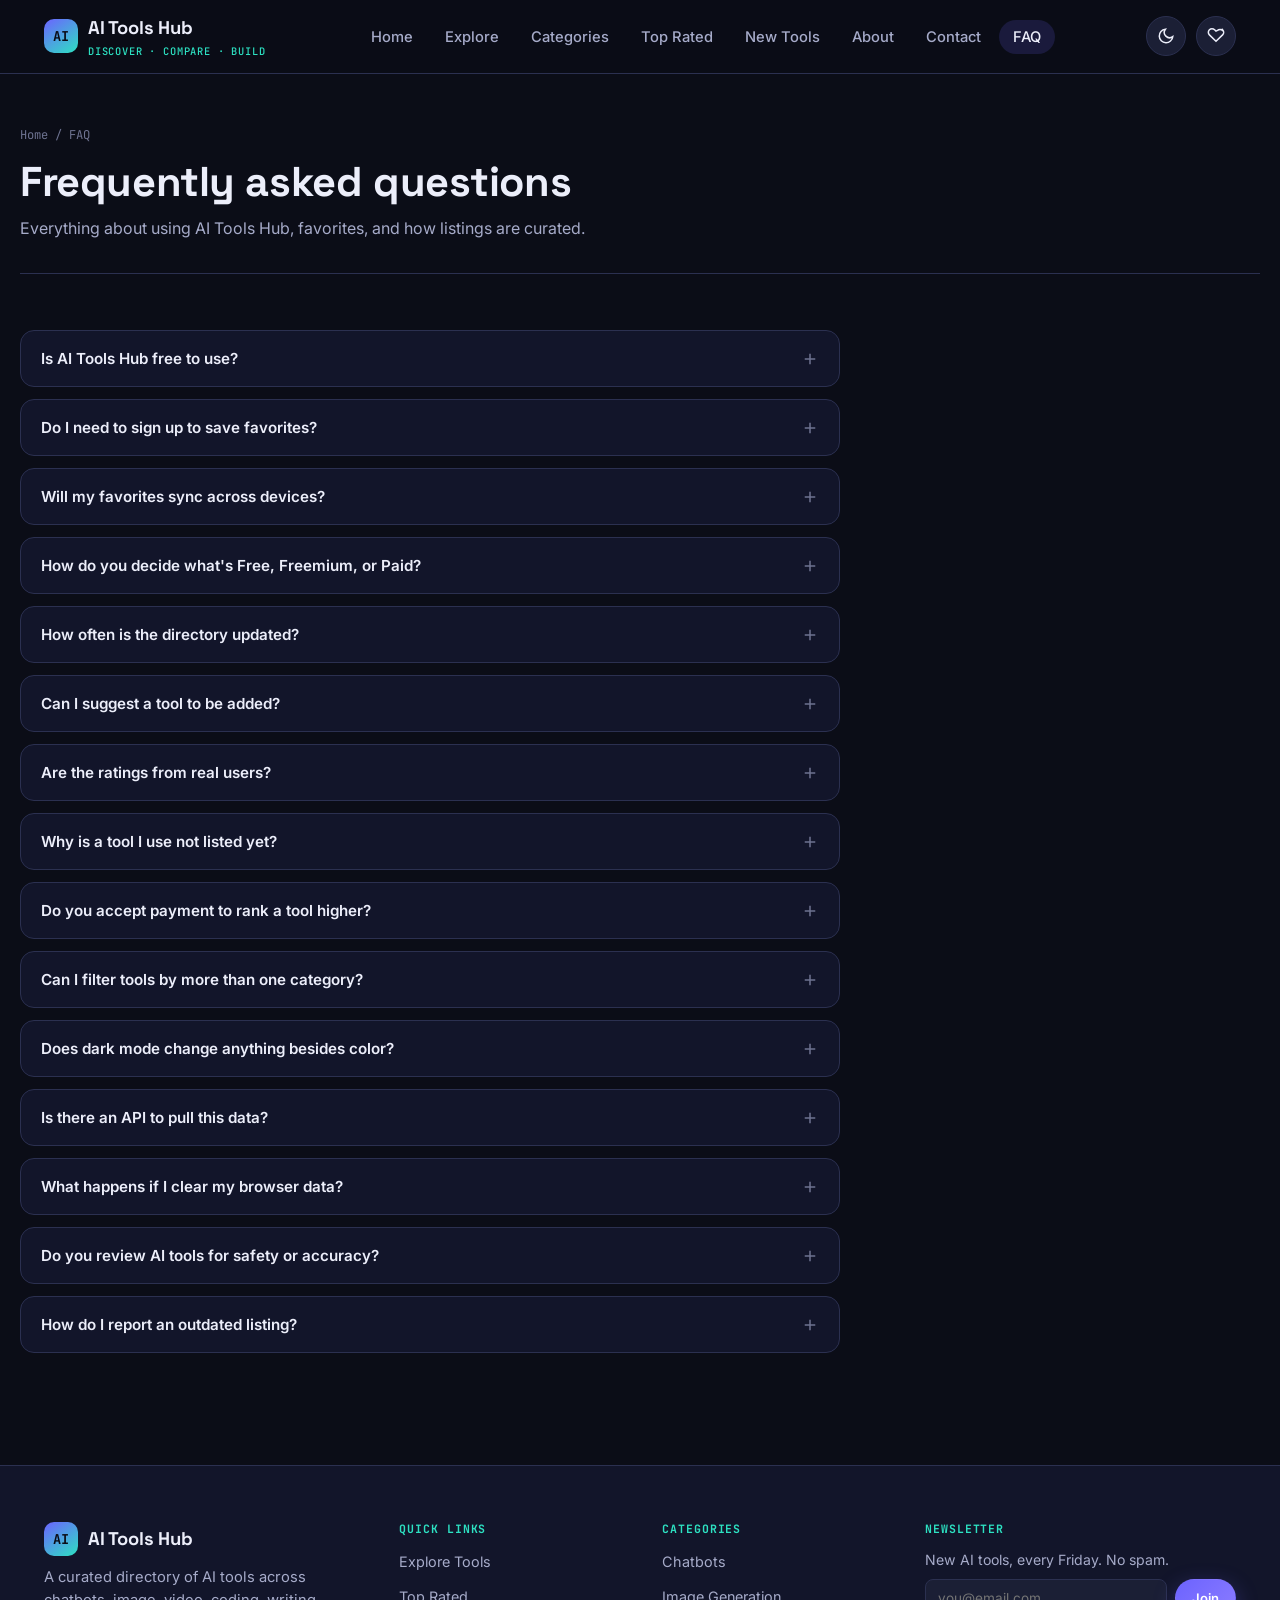
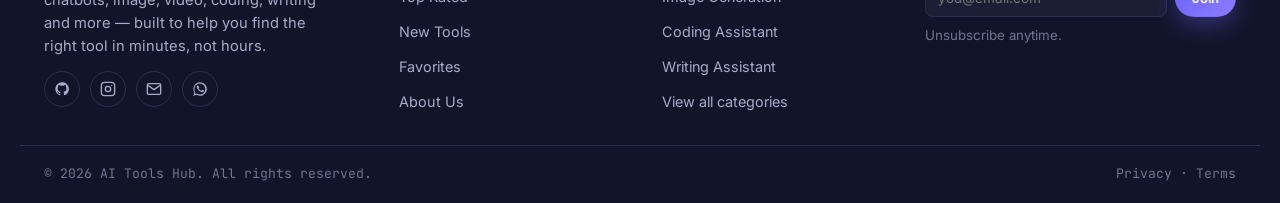
<file: faq.html>
<!DOCTYPE html>
<html lang="en">
<head>
<meta charset="UTF-8">
<meta name="viewport" content="width=device-width, initial-scale=1.0">
<title>FAQ — AI Tools Hub</title>
<meta name="description" content="Answers to common questions about AI Tools Hub, favorites, and pricing labels.">
<meta name="theme-color" content="#0B0D17">
<link rel="preconnect" href="https://fonts.googleapis.com">
<link rel="preconnect" href="https://fonts.gstatic.com" crossorigin>
<link href="https://fonts.googleapis.com/css2?family=Space+Grotesk:wght@500;600;700&family=Inter:wght@400;500;600;700&family=JetBrains+Mono:wght@400;500;700&display=swap" rel="stylesheet">
<style>
/* ==========================================================================
   variables.css — Design tokens
   Signature direction: a "console" aesthetic — deep indigo surfaces,
   monospace data readouts on tool cards, violet + mint signal colors.
   ========================================================================== */

:root{
  /* ---- Type ---- */
  --font-display: 'Space Grotesk', 'Segoe UI', sans-serif;
  --font-body: 'Inter', 'Segoe UI', sans-serif;
  --font-mono: 'JetBrains Mono', 'Courier New', monospace;

  /* ---- Dark theme (default) ---- */
  --bg-0: #0B0D17;
  --bg-1: #12152400;
  --bg-1-solid: #12152A;
  --bg-2: #1B1F35;
  --bg-3: #242945;
  --border: #2B3050;
  --text-0: #ECEEFA;
  --text-1: #A6ABC9;
  --text-2: #6E7391;

  --accent: #6C63FF;
  --accent-soft: rgba(108,99,255,0.16);
  --accent-2: #2DE1C2;
  --accent-2-soft: rgba(45,225,194,0.14);
  --warn: #FF8A5B;
  --warn-soft: rgba(255,138,91,0.15);
  --danger: #FF5C7A;
  --star: #FFC857;

  --shadow-1: 0 1px 2px rgba(0,0,0,0.4);
  --shadow-2: 0 8px 24px rgba(6,8,20,0.45);
  --shadow-glow: 0 0 0 1px rgba(108,99,255,0.35), 0 12px 32px rgba(108,99,255,0.18);

  --radius-sm: 8px;
  --radius-md: 14px;
  --radius-lg: 22px;
  --radius-pill: 999px;

  --gap-xs: 6px;
  --gap-sm: 12px;
  --gap-md: 20px;
  --gap-lg: 32px;
  --gap-xl: 56px;

  --container: 1240px;
  --dur-fast: 150ms;
  --dur-med: 320ms;
  --dur-slow: 600ms;
  --ease: cubic-bezier(.22,.9,.32,1);
}

[data-theme="light"]{
  --bg-0: #F3F4FB;
  --bg-1-solid: #FFFFFF;
  --bg-2: #FFFFFF;
  --bg-3: #ECEDFA;
  --border: #DFE1F2;
  --text-0: #12142A;
  --text-1: #4C5074;
  --text-2: #7B7FA3;

  --accent-soft: rgba(108,99,255,0.10);
  --accent-2-soft: rgba(45,225,194,0.14);
  --warn-soft: rgba(255,138,91,0.14);

  --shadow-1: 0 1px 2px rgba(20,22,50,0.06);
  --shadow-2: 0 10px 30px rgba(20,22,50,0.09);
  --shadow-glow: 0 0 0 1px rgba(108,99,255,0.25), 0 12px 32px rgba(108,99,255,0.14);
}

@media (prefers-reduced-motion: reduce){
  *{ animation-duration: 0.001ms !important; animation-iteration-count: 1 !important; transition-duration: 0.001ms !important; scroll-behavior: auto !important; }
}
/* ==========================================================================
   style.css — Base + components
   ========================================================================== */

*, *::before, *::after{ box-sizing: border-box; }
html{ scroll-behavior: smooth; }
body{
  margin: 0;
  background: var(--bg-0);
  color: var(--text-0);
  font-family: var(--font-body);
  line-height: 1.55;
  -webkit-font-smoothing: antialiased;
  transition: background var(--dur-med) var(--ease), color var(--dur-med) var(--ease);
}

img{ max-width: 100%; display: block; }
a{ color: inherit; }
h1,h2,h3,h4{ font-family: var(--font-display); line-height: 1.15; margin: 0; letter-spacing: -0.01em; }
p{ margin: 0; }
ul{ margin: 0; padding: 0; }
button{ font-family: inherit; }

:focus-visible{ outline: 2px solid var(--accent-2); outline-offset: 2px; }

.container{ max-width: var(--container); margin: 0 auto; padding: 0 24px; }
.section{ padding: var(--gap-xl) 0; }
.section-tight{ padding: var(--gap-lg) 0; }

.eyebrow{
  font-family: var(--font-mono);
  font-size: 0.72rem;
  letter-spacing: 0.14em;
  text-transform: uppercase;
  color: var(--accent-2);
  display: inline-flex;
  align-items: center;
  gap: 8px;
}
.eyebrow::before{ content:''; width: 18px; height: 1px; background: var(--accent-2); }

.section-head{ display:flex; align-items:flex-end; justify-content:space-between; gap: var(--gap-md); margin-bottom: var(--gap-lg); flex-wrap: wrap; }
.section-head h2{ font-size: clamp(1.5rem, 2.4vw, 2.1rem); margin-top: 8px; }
.section-head p{ color: var(--text-1); max-width: 56ch; margin-top: 8px; }
.section-link{ font-size: 0.88rem; font-weight: 600; color: var(--accent-2); text-decoration:none; white-space: nowrap; }
.section-link:hover{ text-decoration: underline; }

/* ---- Buttons ---- */
.btn{
  display: inline-flex;
  align-items: center;
  justify-content: center;
  gap: 8px;
  padding: 12px 22px;
  border-radius: var(--radius-pill);
  font-weight: 600;
  font-size: 0.92rem;
  text-decoration: none;
  border: 1px solid transparent;
  cursor: pointer;
  transition: transform var(--dur-fast) var(--ease), box-shadow var(--dur-fast) var(--ease), border-color var(--dur-fast) var(--ease), background var(--dur-fast) var(--ease);
}
.btn:active{ transform: scale(0.97); }
.btn-primary{ background: linear-gradient(135deg, var(--accent), #8B7CFF); color: #fff; box-shadow: 0 8px 22px rgba(108,99,255,0.35); }
.btn-primary:hover{ transform: translateY(-2px); }
.btn-ghost{ background: transparent; border-color: var(--border); color: var(--text-0); }
.btn-ghost:hover{ border-color: var(--accent); }
.btn-sm{ padding: 8px 16px; font-size: 0.82rem; }
.btn-block{ width: 100%; }
.btn[disabled]{ opacity: .5; cursor: not-allowed; }

/* ---- Hero ---- */
.hero{
  position: relative;
  overflow: hidden;
  padding: 76px 0 64px;
  border-bottom: 1px solid var(--border);
}
.hero-inner{ position: relative; z-index: 2; max-width: 760px; margin: 0 auto; text-align: center; }
.hero h1{ font-size: clamp(2.2rem, 5.4vw, 3.6rem); }
.hero h1 .accent{ color: var(--accent-2); }
.hero-sub{ margin-top: 18px; color: var(--text-1); font-size: 1.05rem; max-width: 56ch; margin-left:auto; margin-right:auto; }

.console{
  margin: 34px auto 0;
  max-width: 640px;
  background: var(--bg-1-solid);
  border: 1px solid var(--border);
  border-radius: var(--radius-md);
  box-shadow: var(--shadow-2);
  overflow: hidden;
}
.console-bar{
  display: flex; align-items: center; gap: 6px;
  padding: 10px 14px;
  border-bottom: 1px solid var(--border);
  font-family: var(--font-mono);
  font-size: .7rem;
  color: var(--text-2);
}
.console-dot{ width: 9px; height: 9px; border-radius: 50%; background: var(--border); }
.console-dot:nth-child(1){ background:#FF5C7A; }
.console-dot:nth-child(2){ background:#FFC857; }
.console-dot:nth-child(3){ background:#2DE1C2; }
.console-label{ margin-left: 8px; }

.search-form{ display: flex; align-items: center; gap: 10px; padding: 16px 18px; }
.search-form svg{ width: 18px; height: 18px; color: var(--text-2); flex-shrink: 0; }
.search-input{
  flex: 1; min-width: 0;
  background: transparent; border: none; outline: none;
  color: var(--text-0); font-family: var(--font-mono); font-size: 0.95rem;
}
.search-input::placeholder{ color: var(--text-2); }

.hero-stats{ display:flex; gap: var(--gap-lg); justify-content:center; margin-top: 40px; flex-wrap: wrap; }
.hero-stat b{ font-family: var(--font-display); font-size: 1.6rem; display:block; }
.hero-stat span{ color: var(--text-2); font-size: 0.8rem; font-family: var(--font-mono); }

/* ---- Category grid ---- */
.category-grid{ display: grid; grid-template-columns: repeat(5, 1fr); gap: var(--gap-md); }
.category-card{
  background: var(--bg-1-solid);
  border: 1px solid var(--border);
  border-radius: var(--radius-md);
  padding: 20px;
  text-decoration: none;
  color: var(--text-0);
  display: flex; flex-direction: column; gap: 12px;
}
.cat-icon{
  width: 42px; height: 42px; border-radius: var(--radius-sm);
  background: var(--accent-soft);
  color: var(--accent);
  display: grid; place-items: center;
}
.cat-icon svg{ width: 20px; height: 20px; }
.category-card h3{ font-size: 1rem; }
.category-card span{ color: var(--text-2); font-family: var(--font-mono); font-size: 0.76rem; }

/* ---- Tool cards ---- */
.tool-grid{ display: grid; grid-template-columns: repeat(4, 1fr); gap: var(--gap-md); }
.tool-grid.list-view{ grid-template-columns: 1fr; }

.tool-card{
  background: var(--bg-1-solid);
  border: 1px solid var(--border);
  border-radius: var(--radius-md);
  padding: 20px;
  display: flex;
  flex-direction: column;
  gap: 14px;
  position: relative;
}
.tool-top{ display: flex; align-items: flex-start; gap: 12px; }
.tool-logo{
  width: 46px; height: 46px; border-radius: 12px;
  background: linear-gradient(150deg, var(--accent-soft), var(--accent-2-soft));
  color: var(--text-0);
  display: grid; place-items: center;
  font-family: var(--font-display); font-weight: 700;
  flex-shrink: 0;
}
.tool-name-row{ display:flex; align-items:center; justify-content:space-between; gap: 8px; }
.tool-name{ font-family: var(--font-display); font-size: 1.02rem; }
.tool-cat{ color: var(--text-2); font-size: 0.76rem; font-family: var(--font-mono); }

.fav-btn{
  background: none; border: none; cursor: pointer;
  color: var(--text-2);
  width: 30px; height: 30px; display:grid; place-items:center;
  border-radius: 50%;
  flex-shrink: 0;
  transition: color var(--dur-fast) var(--ease), transform var(--dur-fast) var(--ease);
}
.fav-btn svg{ width: 19px; height: 19px; }
.fav-btn:hover{ transform: scale(1.15); }
.fav-btn.active{ color: var(--danger); }
.fav-btn.active svg{ fill: var(--danger); }

.tool-desc{ color: var(--text-1); font-size: 0.88rem; flex: 1; }

.tool-meta-row{ display: flex; align-items: center; justify-content: space-between; gap: 8px; }
.badge{
  font-family: var(--font-mono);
  font-size: 0.68rem;
  font-weight: 600;
  padding: 4px 10px;
  border-radius: var(--radius-pill);
  text-transform: uppercase;
  letter-spacing: 0.04em;
}
.badge-free{ background: var(--accent-2-soft); color: var(--accent-2); }
.badge-freemium{ background: var(--accent-soft); color: #9C93FF; }
.badge-paid{ background: var(--warn-soft); color: var(--warn); }

.rating{ display:flex; align-items:center; gap: 4px; font-family: var(--font-mono); font-size: 0.8rem; color: var(--star); }
.rating svg{ width: 14px; height: 14px; fill: var(--star); }

.tag-row{ display:flex; flex-wrap: wrap; gap: 6px; }
.tag-chip{
  font-family: var(--font-mono);
  font-size: 0.68rem;
  color: var(--text-2);
  background: var(--bg-2);
  border: 1px solid var(--border);
  padding: 3px 9px;
  border-radius: var(--radius-pill);
}

.tool-actions{ display: flex; gap: 8px; margin-top: 4px; }
.tool-actions .btn{ flex: 1; padding: 10px 14px; font-size: 0.82rem; }

/* ---- Filters/toolbar (explore page) ---- */
.toolbar{
  display: flex; flex-wrap: wrap; gap: var(--gap-sm);
  align-items: center; justify-content: space-between;
  background: var(--bg-1-solid);
  border: 1px solid var(--border);
  border-radius: var(--radius-md);
  padding: 16px 18px;
  margin-bottom: var(--gap-lg);
}
.filter-group{ display: flex; flex-wrap: wrap; gap: 8px; }
.chip-btn{
  font-family: var(--font-mono);
  font-size: 0.78rem;
  padding: 7px 14px;
  border-radius: var(--radius-pill);
  border: 1px solid var(--border);
  background: var(--bg-2);
  color: var(--text-1);
  cursor: pointer;
  transition: all var(--dur-fast) var(--ease);
}
.chip-btn:hover{ border-color: var(--accent); color: var(--text-0); }
.chip-btn.active{ background: var(--accent); color: #fff; border-color: var(--accent); }

.select-input, .text-input, textarea.text-input{
  font-family: var(--font-body);
  background: var(--bg-2);
  border: 1px solid var(--border);
  color: var(--text-0);
  border-radius: var(--radius-sm);
  padding: 10px 14px;
  font-size: 0.88rem;
}
.select-input{ font-family: var(--font-mono); }

.results-count{ font-family: var(--font-mono); font-size: 0.8rem; color: var(--text-2); }

.empty-state{
  text-align: center;
  padding: 60px 20px;
  color: var(--text-1);
}
.empty-state svg{ width: 54px; height: 54px; color: var(--text-2); margin: 0 auto 16px; }
.empty-state h3{ margin-bottom: 6px; }

.pagination{ display:flex; justify-content:center; gap: 8px; margin-top: var(--gap-lg); }
.page-btn{
  width: 38px; height: 38px; border-radius: var(--radius-sm);
  border: 1px solid var(--border); background: var(--bg-2); color: var(--text-1);
  font-family: var(--font-mono); cursor: pointer;
}
.page-btn.active{ background: var(--accent); border-color: var(--accent); color:#fff; }

/* ---- Stats section ---- */
.stats-strip{
  display: grid; grid-template-columns: repeat(4,1fr);
  gap: var(--gap-md);
  background: var(--bg-1-solid);
  border: 1px solid var(--border);
  border-radius: var(--radius-lg);
  padding: 36px;
}
.stat-item{ text-align: center; }
.stat-item b{ font-family: var(--font-display); font-size: clamp(1.8rem,3vw,2.6rem); color: var(--accent-2); display:block; }
.stat-item span{ color: var(--text-2); font-family: var(--font-mono); font-size: 0.78rem; }

/* ---- Testimonials ---- */
.testimonial-grid{ display: grid; grid-template-columns: repeat(3,1fr); gap: var(--gap-md); }
.testimonial-card{
  background: var(--bg-1-solid); border: 1px solid var(--border);
  border-radius: var(--radius-md); padding: 24px;
}
.testimonial-card p{ color: var(--text-1); font-size: 0.92rem; }
.testimonial-who{ display:flex; align-items:center; gap: 12px; margin-top: 18px; }
.avatar{
  width: 38px; height: 38px; border-radius: 50%;
  background: linear-gradient(135deg, var(--accent), var(--accent-2));
  display:grid; place-items:center; color:#0B0D17; font-weight:700; font-family: var(--font-display);
}
.who-name{ font-size: 0.86rem; font-weight: 600; }
.who-role{ font-size: 0.76rem; color: var(--text-2); }

/* ---- Newsletter ---- */
.newsletter-panel{
  background: linear-gradient(135deg, var(--bg-2), var(--bg-3));
  border: 1px solid var(--border);
  border-radius: var(--radius-lg);
  padding: 44px;
  text-align: center;
}
.newsletter-panel form{ display:flex; gap:10px; max-width: 460px; margin: 22px auto 0; }
.newsletter-panel input{ flex:1; }

/* ---- Toast ---- */
.toast-stack{ position: fixed; bottom: 24px; left: 24px; z-index: 500; display:flex; flex-direction:column; gap:10px; }
.toast{
  background: var(--bg-1-solid);
  border: 1px solid var(--border);
  border-left: 3px solid var(--accent-2);
  border-radius: var(--radius-sm);
  padding: 12px 16px;
  font-size: 0.85rem;
  box-shadow: var(--shadow-2);
  min-width: 240px;
  animation: slideUp 260ms var(--ease) both;
}
.toast.error{ border-left-color: var(--danger); }
.toast.info{ border-left-color: var(--text-2); }

/* ---- Scroll progress ---- */
.scroll-progress{
  position: fixed; top: 0; left: 0; height: 3px;
  background: linear-gradient(90deg, var(--accent), var(--accent-2));
  width: 0%; z-index: 400;
}

/* ---- Page header (interior pages) ---- */
.page-header{ padding: 52px 0 32px; border-bottom: 1px solid var(--border); }
.breadcrumbs{ font-family: var(--font-mono); font-size: 0.76rem; color: var(--text-2); margin-bottom: 14px; }
.breadcrumbs a{ color: var(--text-2); text-decoration: none; }
.breadcrumbs a:hover{ color: var(--accent-2); }
.page-header h1{ font-size: clamp(1.8rem, 3.6vw, 2.6rem); }
.page-header p{ color: var(--text-1); margin-top: 10px; max-width: 60ch; }

/* ---- Category detail chips (categories page) ---- */
.cat-legend{ display:flex; flex-wrap:wrap; gap: 8px; margin-bottom: var(--gap-lg); }

/* ---- Tool details page ---- */
.details-layout{ display: grid; grid-template-columns: 2fr 1fr; gap: var(--gap-lg); align-items: start; }
.details-main{
  background: var(--bg-1-solid); border: 1px solid var(--border); border-radius: var(--radius-lg); padding: 32px;
}
.details-head{ display:flex; gap: 18px; align-items:flex-start; }
.details-head .tool-logo{ width: 64px; height: 64px; font-size: 1.4rem; border-radius: 16px; }
.details-head h1{ font-size: 1.7rem; }
.details-section{ margin-top: 26px; }
.details-section h3{ font-size: 0.95rem; margin-bottom: 10px; }
.details-section p{ color: var(--text-1); }
.feature-list{ list-style: none; display: flex; flex-direction: column; gap: 10px; }
.feature-list li{ display:flex; gap: 10px; align-items:flex-start; color: var(--text-1); font-size: 0.9rem; }
.feature-list svg{ width: 16px; height: 16px; color: var(--accent-2); margin-top: 3px; flex-shrink: 0; }

.details-side{
  background: var(--bg-1-solid); border: 1px solid var(--border); border-radius: var(--radius-lg); padding: 24px;
  display: flex; flex-direction: column; gap: 16px;
}
.side-row{ display:flex; justify-content: space-between; font-size: 0.86rem; padding: 10px 0; border-bottom: 1px solid var(--border); }
.side-row:last-of-type{ border-bottom: none; }
.side-row span{ color: var(--text-2); }

.related-grid{ display:grid; grid-template-columns: repeat(3,1fr); gap: var(--gap-md); margin-top: var(--gap-md); }

/* ---- FAQ accordion ---- */
.faq-list{ display: flex; flex-direction: column; gap: 12px; max-width: 820px; }
.faq-item{ background: var(--bg-1-solid); border: 1px solid var(--border); border-radius: var(--radius-md); overflow: hidden; }
.faq-q{
  width: 100%; text-align: left; background: none; border: none; cursor: pointer;
  padding: 18px 20px; display:flex; align-items:center; justify-content:space-between; gap: 12px;
  color: var(--text-0); font-weight: 600; font-size: 0.95rem;
}
.faq-q svg{ width: 18px; height: 18px; flex-shrink: 0; transition: transform var(--dur-med) var(--ease); color: var(--text-2); }
.faq-item.open .faq-q svg{ transform: rotate(45deg); color: var(--accent-2); }
.faq-a{ max-height: 0; overflow: hidden; transition: max-height var(--dur-med) var(--ease); }
.faq-a-inner{ padding: 0 20px 20px; color: var(--text-1); font-size: 0.9rem; }
.faq-item.open .faq-a{ max-height: 320px; }

/* ---- Contact / forms ---- */
.form-grid{ display:grid; grid-template-columns: 1fr 1fr; gap: 16px; }
.form-field{ display:flex; flex-direction:column; gap: 6px; margin-bottom: 16px; }
.form-field label{ font-size: 0.82rem; color: var(--text-1); font-weight: 600; }
.form-field .error-msg{ font-size: 0.76rem; color: var(--danger); display:none; }
.form-field.invalid .text-input{ border-color: var(--danger); }
.form-field.invalid .error-msg{ display:block; }
.form-field.full{ grid-column: 1 / -1; }
.contact-layout{ display:grid; grid-template-columns: 1fr 1fr; gap: var(--gap-lg); }
.contact-info-card{ background: var(--bg-1-solid); border:1px solid var(--border); border-radius: var(--radius-lg); padding: 28px; }
.info-row{ display:flex; gap: 12px; align-items:flex-start; margin-bottom: 20px; }
.info-row svg{ width:18px; height:18px; color: var(--accent-2); margin-top:2px; flex-shrink:0; }
.info-row h4{ font-size: 0.9rem; margin-bottom: 2px; }
.info-row span{ color: var(--text-2); font-size: 0.84rem; }

.form-success{
  display:none; background: var(--accent-2-soft); border:1px solid var(--accent-2);
  color: var(--accent-2); padding: 14px 18px; border-radius: var(--radius-sm); font-size: 0.86rem; margin-bottom: 16px;
}
.form-success.show{ display:block; }

/* ---- Legal pages ---- */
.legal-body{ max-width: 780px; }
.legal-body h2{ font-size: 1.2rem; margin-top: 36px; margin-bottom: 10px; }
.legal-body h2:first-child{ margin-top: 0; }
.legal-body p, .legal-body li{ color: var(--text-1); font-size: 0.93rem; margin-bottom: 10px; }
.legal-body ul{ padding-left: 20px; list-style: disc; }
.legal-updated{ font-family: var(--font-mono); font-size: 0.78rem; color: var(--text-2); margin-bottom: 30px; }

/* ---- 404 ---- */
.error-page{ min-height: 60vh; display:flex; flex-direction:column; align-items:center; justify-content:center; text-align:center; padding: 80px 20px; }
.error-code{ font-family: var(--font-display); font-size: clamp(5rem, 16vw, 9rem); color: var(--accent); line-height:1; }
.error-page p{ color: var(--text-1); margin: 14px 0 26px; max-width: 46ch; }

/* ---- Favorites empty ---- */
.fav-toolbar{ display:flex; justify-content:space-between; align-items:center; margin-bottom: var(--gap-lg); flex-wrap: wrap; gap: 12px; }

/* ---- Utility ---- */
.text-center{ text-align:center; }
.mt-lg{ margin-top: var(--gap-lg); }
.flex-center{ display:flex; align-items:center; justify-content:center; }
/* ==========================================================================
   navbar.css
   ========================================================================== */

.site-header{
  position: sticky;
  top: 0;
  z-index: 200;
  background: color-mix(in srgb, var(--bg-0) 88%, transparent);
  backdrop-filter: blur(14px);
  border-bottom: 1px solid var(--border);
}

.navbar{
  max-width: var(--container);
  margin: 0 auto;
  padding: 14px 24px;
  display: flex;
  align-items: center;
  justify-content: space-between;
  gap: var(--gap-md);
}

.brand{
  display: flex;
  align-items: center;
  gap: 10px;
  font-family: var(--font-display);
  font-weight: 700;
  font-size: 1.15rem;
  color: var(--text-0);
  text-decoration: none;
  letter-spacing: -0.01em;
}

.brand-mark{
  width: 34px; height: 34px;
  border-radius: 10px;
  background: linear-gradient(145deg, var(--accent), var(--accent-2));
  display: grid; place-items: center;
  color: #0B0D17;
  font-family: var(--font-mono);
  font-weight: 700;
  font-size: 0.85rem;
  flex-shrink: 0;
}

.brand small{
  font-family: var(--font-mono);
  font-weight: 500;
  color: var(--accent-2);
  font-size: 0.65rem;
  display: block;
  letter-spacing: 0.08em;
}

.nav-links{
  display: flex;
  align-items: center;
  gap: 4px;
  list-style: none;
}

.nav-links a{
  color: var(--text-1);
  text-decoration: none;
  font-size: 0.92rem;
  font-weight: 500;
  padding: 8px 14px;
  border-radius: var(--radius-pill);
  transition: color var(--dur-fast) var(--ease), background var(--dur-fast) var(--ease);
  white-space: nowrap;
}

.nav-links a:hover,
.nav-links a:focus-visible{
  color: var(--text-0);
  background: var(--bg-2);
}

.nav-links a.active{
  color: var(--text-0);
  background: var(--accent-soft);
}

.nav-actions{
  display: flex;
  align-items: center;
  gap: 10px;
}

.icon-btn{
  width: 40px; height: 40px;
  display: grid; place-items: center;
  border-radius: var(--radius-pill);
  border: 1px solid var(--border);
  background: var(--bg-2);
  color: var(--text-0);
  cursor: pointer;
  transition: transform var(--dur-fast) var(--ease), border-color var(--dur-fast) var(--ease);
}
.icon-btn:hover{ border-color: var(--accent); transform: translateY(-1px); }
.icon-btn svg{ width: 18px; height: 18px; }

.theme-toggle .sun{ display:none; }
[data-theme="light"] .theme-toggle .moon{ display:none; }
[data-theme="light"] .theme-toggle .sun{ display:block; }

.fav-count{
  position: absolute;
  top: -4px; right: -4px;
  background: var(--warn);
  color: #1a0a02;
  font-family: var(--font-mono);
  font-size: 0.62rem;
  font-weight: 700;
  min-width: 16px; height: 16px;
  border-radius: 999px;
  display: grid; place-items: center;
  padding: 0 3px;
}

.nav-actions .icon-btn{ position: relative; }

.menu-toggle{ display: none; }

.mobile-drawer{
  display: none;
}

/* Mobile nav */
@media (max-width: 900px){
  .nav-links{ display: none; }
  .menu-toggle{ display: grid; }

  .mobile-drawer{
    display: block;
    position: fixed;
    inset: 0 0 0 auto;
    width: min(78vw, 320px);
    height: 100vh;
    background: var(--bg-1-solid);
    border-left: 1px solid var(--border);
    transform: translateX(100%);
    transition: transform var(--dur-med) var(--ease);
    z-index: 300;
    padding: 24px;
    overflow-y: auto;
  }
  .mobile-drawer.open{ transform: translateX(0); }
  .mobile-drawer ul{ list-style: none; display: flex; flex-direction: column; gap: 4px; margin-top: 28px; }
  .mobile-drawer a{
    display: block; padding: 12px 14px; border-radius: var(--radius-sm);
    color: var(--text-1); text-decoration: none; font-weight: 500;
  }
  .mobile-drawer a.active, .mobile-drawer a:hover{ color: var(--text-0); background: var(--bg-2); }

  .drawer-close{
    display: flex; justify-content: flex-end;
  }

  .drawer-overlay{
    position: fixed; inset: 0; background: rgba(3,4,10,0.55);
    opacity: 0; pointer-events: none; transition: opacity var(--dur-med) var(--ease);
    z-index: 290;
  }
  .drawer-overlay.open{ opacity: 1; pointer-events: auto; }
}
/* ==========================================================================
   footer.css
   ========================================================================== */

.site-footer{
  background: var(--bg-1-solid);
  border-top: 1px solid var(--border);
  margin-top: var(--gap-xl);
}

.footer-top{
  max-width: var(--container);
  margin: 0 auto;
  padding: var(--gap-xl) 24px var(--gap-lg);
  display: grid;
  grid-template-columns: 1.4fr 1fr 1fr 1.2fr;
  gap: var(--gap-lg);
}

.footer-brand p{
  color: var(--text-1);
  font-size: 0.92rem;
  max-width: 32ch;
  margin-top: 10px;
}

.footer-col h4{
  font-family: var(--font-mono);
  text-transform: uppercase;
  letter-spacing: 0.08em;
  font-size: 0.72rem;
  color: var(--accent-2);
  margin-bottom: 14px;
}

.footer-col ul{ list-style: none; display: flex; flex-direction: column; gap: 10px; }
.footer-col a{
  color: var(--text-1);
  text-decoration: none;
  font-size: 0.9rem;
  transition: color var(--dur-fast) var(--ease);
}
.footer-col a:hover{ color: var(--text-0); }

.footer-newsletter form{
  display: flex;
  gap: 8px;
  margin-top: 8px;
}
.footer-newsletter input{
  flex: 1;
  min-width: 0;
  padding: 10px 12px;
  border-radius: var(--radius-sm);
  border: 1px solid var(--border);
  background: var(--bg-2);
  color: var(--text-0);
  font-size: 0.85rem;
}
.footer-newsletter small{ display:block; margin-top: 8px; color: var(--text-2); }

.social-row{
  display: flex;
  gap: 10px;
  margin-top: 14px;
}
.social-row a{
  width: 36px; height: 36px;
  border-radius: 999px;
  border: 1px solid var(--border);
  display: grid; place-items: center;
  color: var(--text-1);
}
.social-row a:hover{ color: var(--accent-2); border-color: var(--accent-2); }
.social-row svg{ width: 16px; height: 16px; }

.footer-bottom{
  border-top: 1px solid var(--border);
  padding: 18px 24px;
  max-width: var(--container);
  margin: 0 auto;
  display: flex;
  align-items: center;
  justify-content: space-between;
  gap: 12px;
  font-size: 0.82rem;
  color: var(--text-2);
  font-family: var(--font-mono);
}

.back-to-top{
  position: fixed;
  right: 24px; bottom: 24px;
  width: 46px; height: 46px;
  border-radius: 999px;
  background: var(--accent);
  color: #fff;
  border: none;
  display: grid; place-items: center;
  cursor: pointer;
  opacity: 0; pointer-events: none;
  transform: translateY(10px);
  transition: all var(--dur-med) var(--ease);
  box-shadow: var(--shadow-2);
  z-index: 150;
}
.back-to-top.show{ opacity: 1; pointer-events: auto; transform: translateY(0); }
.back-to-top svg{ width: 18px; height: 18px; }

@media (max-width: 860px){
  .footer-top{ grid-template-columns: 1fr 1fr; }
  .footer-bottom{ flex-direction: column; text-align: center; }
}
@media (max-width: 520px){
  .footer-top{ grid-template-columns: 1fr; }
}
/* ==========================================================================
   animations.css
   ========================================================================== */

@keyframes fadeIn{ from{ opacity:0; } to{ opacity:1; } }
@keyframes slideUp{ from{ opacity:0; transform: translateY(24px); } to{ opacity:1; transform: translateY(0); } }
@keyframes popIn{ from{ opacity:0; transform: scale(.92); } to{ opacity:1; transform: scale(1); } }
@keyframes spin{ to{ transform: rotate(360deg); } }
@keyframes pulseGlow{
  0%,100%{ box-shadow: 0 0 0 0 rgba(108,99,255,0.35); }
  50%{ box-shadow: 0 0 0 8px rgba(108,99,255,0); }
}
@keyframes gridDrift{
  from{ background-position: 0 0; }
  to{ background-position: 60px 60px; }
}
@keyframes blink{ 50%{ opacity: 0; } }
@keyframes floatY{
  0%,100%{ transform: translateY(0); }
  50%{ transform: translateY(-10px); }
}
@keyframes ripple{
  from{ transform: scale(0); opacity: .55; }
  to{ transform: scale(2.6); opacity: 0; }
}

.fade-in{ animation: fadeIn var(--dur-slow) var(--ease) both; }
.slide-up{ animation: slideUp var(--dur-slow) var(--ease) both; }
.pop-in{ animation: popIn var(--dur-med) var(--ease) both; }

/* Scroll reveal: JS toggles .in-view */
.reveal{
  opacity: 0;
  transform: translateY(28px);
  transition: opacity 700ms var(--ease), transform 700ms var(--ease);
}
.reveal.in-view{ opacity: 1; transform: translateY(0); }
.reveal-stagger > *{ transition-delay: calc(var(--stagger-i, 0) * 70ms); }

/* Hover lift */
.hover-lift{ transition: transform var(--dur-med) var(--ease), box-shadow var(--dur-med) var(--ease); }
.hover-lift:hover{ transform: translateY(-6px); box-shadow: var(--shadow-2); }

/* Card tilt (JS sets --rx/--ry via pointer move) */
.tilt{
  --rx: 0deg; --ry: 0deg;
  transform: perspective(800px) rotateX(var(--rx)) rotateY(var(--ry));
  transition: transform 200ms var(--ease);
  will-change: transform;
}

/* Ripple buttons */
.ripple-btn{ position: relative; overflow: hidden; }
.ripple-span{
  position: absolute;
  border-radius: 999px;
  background: rgba(255,255,255,0.55);
  pointer-events: none;
  animation: ripple 650ms ease-out forwards;
}

/* Loading spinner */
.spinner{
  width: 34px; height: 34px;
  border-radius: 50%;
  border: 3px solid var(--border);
  border-top-color: var(--accent);
  animation: spin 800ms linear infinite;
}
.loading-screen{
  position: fixed; inset: 0; z-index: 999;
  background: var(--bg-0);
  display: grid; place-items: center;
  gap: 14px;
  transition: opacity 500ms var(--ease), visibility 500ms;
}
.loading-screen.hide{ opacity: 0; visibility: hidden; }
.loading-screen span{ font-family: var(--font-mono); color: var(--text-2); font-size: .8rem; letter-spacing: .08em; }

/* Typing effect caret */
.caret{
  display: inline-block; width: 2px; height: 1em;
  background: var(--accent-2);
  margin-left: 2px;
  animation: blink 900ms step-end infinite;
  vertical-align: middle;
}

/* Animated grid backdrop for hero */
.grid-backdrop{
  position: absolute; inset: 0;
  background-image:
    linear-gradient(var(--border) 1px, transparent 1px),
    linear-gradient(90deg, var(--border) 1px, transparent 1px);
  background-size: 42px 42px;
  opacity: 0.35;
  animation: gridDrift 14s linear infinite;
  mask-image: radial-gradient(ellipse at 50% 0%, black 40%, transparent 78%);
}
.floaty{ animation: floatY 6s ease-in-out infinite; }

/* Counters (JS drives the number, this is just presentational) */
.counter-num{ font-variant-numeric: tabular-nums; }

/* Skeleton / lazy loading shimmer */
@keyframes shimmer{ 0%{ background-position: -300px 0; } 100%{ background-position: 300px 0; } }
.skeleton{
  background: linear-gradient(90deg, var(--bg-2) 25%, var(--bg-3) 37%, var(--bg-2) 63%);
  background-size: 300px 100%;
  animation: shimmer 1.4s linear infinite;
  border-radius: var(--radius-md);
}
/* ==========================================================================
   responsive.css — mobile-first breakpoint overrides
   ========================================================================== */

@media (max-width: 1080px){
  .category-grid{ grid-template-columns: repeat(3,1fr); }
  .tool-grid{ grid-template-columns: repeat(3,1fr); }
  .testimonial-grid{ grid-template-columns: repeat(2,1fr); }
  .stats-strip{ grid-template-columns: repeat(2,1fr); }
}

@media (max-width: 860px){
  .details-layout{ grid-template-columns: 1fr; }
  .contact-layout{ grid-template-columns: 1fr; }
  .related-grid{ grid-template-columns: repeat(2,1fr); }
}

@media (max-width: 720px){
  .category-grid{ grid-template-columns: repeat(2,1fr); }
  .tool-grid{ grid-template-columns: repeat(2,1fr); }
  .testimonial-grid{ grid-template-columns: 1fr; }
  .stats-strip{ grid-template-columns: repeat(2,1fr); gap: var(--gap-md); padding: 24px; }
  .hero{ padding: 56px 0 44px; }
  .form-grid{ grid-template-columns: 1fr; }
  .toolbar{ flex-direction: column; align-items: stretch; }
  .section-head{ flex-direction: column; align-items: flex-start; }
}

@media (max-width: 520px){
  .category-grid{ grid-template-columns: 1fr 1fr; }
  .tool-grid{ grid-template-columns: 1fr; }
  .related-grid{ grid-template-columns: 1fr; }
  .footer-newsletter form{ flex-direction: column; }
  .hero-stats{ gap: var(--gap-md); }
  .navbar{ padding: 12px 16px; }
  .container{ padding: 0 16px; }
  .details-head{ flex-direction: column; }
  .back-to-top{ right: 16px; bottom: 16px; }
}

</style>
</head>
<body data-page="faq">

<div class="loading-screen"><div class="spinner"></div><span>LOADING AI TOOLS HUB&hellip;</span></div>
<div class="scroll-progress"></div>
<div class="drawer-overlay"></div>

<header class="site-header">
  <nav class="navbar">
    <a href="index.html" class="brand">
      <span class="brand-mark">AI</span>
      <span>AI Tools Hub<small>DISCOVER &middot; COMPARE &middot; BUILD</small></span>
    </a>
    <ul class="nav-links">
      <li><a href="index.html">Home</a></li>
      <li><a href="explore.html">Explore</a></li>
      <li><a href="categories.html">Categories</a></li>
      <li><a href="top-rated.html">Top Rated</a></li>
      <li><a href="new-tools.html">New Tools</a></li>
      <li><a href="about.html">About</a></li>
      <li><a href="contact.html">Contact</a></li>
      <li><a href="faq.html" class="active">FAQ</a></li>
    </ul>
    <div class="nav-actions">
      <button class="icon-btn theme-toggle" aria-label="Toggle dark or light theme">
        <svg class="moon" viewBox="0 0 24 24" fill="none" stroke="currentColor" stroke-width="2"><path d="M21 12.8A9 9 0 1 1 11.2 3 7 7 0 0 0 21 12.8z"/></svg>
        <svg class="sun" viewBox="0 0 24 24" fill="none" stroke="currentColor" stroke-width="2"><circle cx="12" cy="12" r="4"/><path d="M12 2v2M12 20v2M4.9 4.9l1.4 1.4M17.7 17.7l1.4 1.4M2 12h2M20 12h2M4.9 19.1l1.4-1.4M17.7 6.3l1.4-1.4"/></svg>
      </button>
      <a class="icon-btn" href="favorites.html" aria-label="View favorites">
        <svg viewBox="0 0 24 24" fill="none" stroke="currentColor" stroke-width="2"><path d="M20.8 4.6c-1.9-1.9-5-1.9-6.9 0L12 5.5l-1.9-1.9c-1.9-1.9-5-1.9-6.9 0-1.9 1.9-1.9 5 0 6.9L12 19.1l8.8-8.6c1.9-1.9 1.9-5 0-6.9z"/></svg>
        <span class="fav-count">0</span>
      </a>
      <button class="icon-btn menu-toggle" aria-label="Open menu">
        <svg viewBox="0 0 24 24" fill="none" stroke="currentColor" stroke-width="2"><path d="M3 6h18M3 12h18M3 18h18"/></svg>
      </button>
    </div>
  </nav>
</header>

<div class="mobile-drawer">
  <div class="drawer-close">
    <button class="icon-btn" aria-label="Close menu">
      <svg viewBox="0 0 24 24" fill="none" stroke="currentColor" stroke-width="2"><path d="M18 6L6 18M6 6l12 12"/></svg>
    </button>
  </div>
  <ul>
    <li><a href="index.html">Home</a></li>
    <li><a href="explore.html">Explore</a></li>
    <li><a href="categories.html">Categories</a></li>
    <li><a href="top-rated.html">Top Rated</a></li>
    <li><a href="new-tools.html">New Tools</a></li>
    <li><a href="about.html">About</a></li>
    <li><a href="contact.html">Contact</a></li>
    <li><a href="faq.html" class="active">FAQ</a></li>
    <li><a href="favorites.html">Favorites</a></li>
    <li><a href="privacy.html">Privacy Policy</a></li>
    <li><a href="terms.html">Terms & Conditions</a></li>
  </ul>
</div>

<main>

<div class="page-header container">
  <div class="breadcrumbs"><a href="index.html">Home</a> / FAQ</div>
  <h1>Frequently asked questions</h1>
  <p>Everything about using AI Tools Hub, favorites, and how listings are curated.</p>
</div>
<section class="section container">
  <div class="faq-list">
  <div class="faq-item">
    <button class="faq-q">Is AI Tools Hub free to use?<svg viewBox="0 0 24 24" fill="none" stroke="currentColor" stroke-width="2"><path d="M12 5v14M5 12h14"/></svg></button>
    <div class="faq-a"><div class="faq-a-inner">Yes. Browsing, searching, filtering, and saving favorites are all free, with no account required.</div></div>
  </div>
  <div class="faq-item">
    <button class="faq-q">Do I need to sign up to save favorites?<svg viewBox="0 0 24 24" fill="none" stroke="currentColor" stroke-width="2"><path d="M12 5v14M5 12h14"/></svg></button>
    <div class="faq-a"><div class="faq-a-inner">No. Favorites are stored in your browser's local storage, so they persist across visits without an account.</div></div>
  </div>
  <div class="faq-item">
    <button class="faq-q">Will my favorites sync across devices?<svg viewBox="0 0 24 24" fill="none" stroke="currentColor" stroke-width="2"><path d="M12 5v14M5 12h14"/></svg></button>
    <div class="faq-a"><div class="faq-a-inner">Not currently. Favorites are saved per browser, so a different device or browser will show an empty list.</div></div>
  </div>
  <div class="faq-item">
    <button class="faq-q">How do you decide what's Free, Freemium, or Paid?<svg viewBox="0 0 24 24" fill="none" stroke="currentColor" stroke-width="2"><path d="M12 5v14M5 12h14"/></svg></button>
    <div class="faq-a"><div class="faq-a-inner">We check each tool's current pricing page and label it based on whether a usable free tier exists.</div></div>
  </div>
  <div class="faq-item">
    <button class="faq-q">How often is the directory updated?<svg viewBox="0 0 24 24" fill="none" stroke="currentColor" stroke-width="2"><path d="M12 5v14M5 12h14"/></svg></button>
    <div class="faq-a"><div class="faq-a-inner">New tools and pricing changes are reviewed and added on a rolling basis, typically a few times a week.</div></div>
  </div>
  <div class="faq-item">
    <button class="faq-q">Can I suggest a tool to be added?<svg viewBox="0 0 24 24" fill="none" stroke="currentColor" stroke-width="2"><path d="M12 5v14M5 12h14"/></svg></button>
    <div class="faq-a"><div class="faq-a-inner">Yes, use the Contact page and tell us the tool name and what it does &mdash; we review every suggestion.</div></div>
  </div>
  <div class="faq-item">
    <button class="faq-q">Are the ratings from real users?<svg viewBox="0 0 24 24" fill="none" stroke="currentColor" stroke-width="2"><path d="M12 5v14M5 12h14"/></svg></button>
    <div class="faq-a"><div class="faq-a-inner">Ratings reflect a blend of community feedback and our own testing notes for each listing.</div></div>
  </div>
  <div class="faq-item">
    <button class="faq-q">Why is a tool I use not listed yet?<svg viewBox="0 0 24 24" fill="none" stroke="currentColor" stroke-width="2"><path d="M12 5v14M5 12h14"/></svg></button>
    <div class="faq-a"><div class="faq-a-inner">We're adding new tools continuously; if it's missing, let us know and we'll prioritize a review.</div></div>
  </div>
  <div class="faq-item">
    <button class="faq-q">Do you accept payment to rank a tool higher?<svg viewBox="0 0 24 24" fill="none" stroke="currentColor" stroke-width="2"><path d="M12 5v14M5 12h14"/></svg></button>
    <div class="faq-a"><div class="faq-a-inner">No. Sort order is always based on rating, popularity, or recency &mdash; never sponsorship.</div></div>
  </div>
  <div class="faq-item">
    <button class="faq-q">Can I filter tools by more than one category?<svg viewBox="0 0 24 24" fill="none" stroke="currentColor" stroke-width="2"><path d="M12 5v14M5 12h14"/></svg></button>
    <div class="faq-a"><div class="faq-a-inner">Right now filtering is single-category at a time, alongside pricing and rating filters.</div></div>
  </div>
  <div class="faq-item">
    <button class="faq-q">Does dark mode change anything besides color?<svg viewBox="0 0 24 24" fill="none" stroke="currentColor" stroke-width="2"><path d="M12 5v14M5 12h14"/></svg></button>
    <div class="faq-a"><div class="faq-a-inner">No, dark and light mode only change the color theme; all functionality stays identical.</div></div>
  </div>
  <div class="faq-item">
    <button class="faq-q">Is there an API to pull this data?<svg viewBox="0 0 24 24" fill="none" stroke="currentColor" stroke-width="2"><path d="M12 5v14M5 12h14"/></svg></button>
    <div class="faq-a"><div class="faq-a-inner">Not yet. The catalog currently lives in the site itself, but an API is on our roadmap.</div></div>
  </div>
  <div class="faq-item">
    <button class="faq-q">What happens if I clear my browser data?<svg viewBox="0 0 24 24" fill="none" stroke="currentColor" stroke-width="2"><path d="M12 5v14M5 12h14"/></svg></button>
    <div class="faq-a"><div class="faq-a-inner">Your saved favorites and theme preference will reset, since both are stored locally in your browser.</div></div>
  </div>
  <div class="faq-item">
    <button class="faq-q">Do you review AI tools for safety or accuracy?<svg viewBox="0 0 24 24" fill="none" stroke="currentColor" stroke-width="2"><path d="M12 5v14M5 12h14"/></svg></button>
    <div class="faq-a"><div class="faq-a-inner">We describe what each tool does, but we don't audit vendors' security or claims &mdash; always do your own due diligence.</div></div>
  </div>
  <div class="faq-item">
    <button class="faq-q">How do I report an outdated listing?<svg viewBox="0 0 24 24" fill="none" stroke="currentColor" stroke-width="2"><path d="M12 5v14M5 12h14"/></svg></button>
    <div class="faq-a"><div class="faq-a-inner">Use the Contact form with the tool name and what's outdated, and we'll get it corrected.</div></div>
  </div>
  </div>
</section>

</main>

<footer class="site-footer">
  <div class="footer-top">
    <div class="footer-brand">
      <a href="index.html" class="brand"><span class="brand-mark">AI</span><span>AI Tools Hub</span></a>
      <p>A curated directory of AI tools across chatbots, image, video, coding, writing and more &mdash; built to help you find the right tool in minutes, not hours.</p>
      <div class="social-row">
        <a href="https://github.com/jv-patel" target="_blank" rel="noopener" aria-label="GitHub"><svg viewBox="0 0 24 24" fill="currentColor"><path d="M12 2a10 10 0 0 0-3.2 19.5c.5.1.7-.2.7-.5v-1.7c-2.8.6-3.4-1.3-3.4-1.3-.5-1.1-1.1-1.5-1.1-1.5-.9-.6.1-.6.1-.6 1 .1 1.5 1 1.5 1 .9 1.5 2.3 1.1 2.9.8.1-.7.4-1.1.6-1.4-2.3-.3-4.6-1.1-4.6-5 0-1.1.4-2 1-2.6-.1-.3-.5-1.3.1-2.7 0 0 .9-.3 2.9 1a10 10 0 0 1 5.2 0c2-1.3 2.9-1 2.9-1 .6 1.4.2 2.4.1 2.7.6.6 1 1.5 1 2.6 0 3.9-2.3 4.7-4.6 5 .4.3.7 1 .7 1.9v2.8c0 .3.2.6.7.5A10 10 0 0 0 12 2z"/></svg></a>
        <a href="https://www.instagram.com/jeel_ptl_.2515?igsh=MTcyYmI2Yjl2MjRzaQ==" target="_blank" rel="noopener" aria-label="Instagram"><svg viewBox="0 0 24 24" fill="none" stroke="currentColor" stroke-width="2"><rect x="2" y="2" width="20" height="20" rx="5"/><circle cx="12" cy="12" r="4"/><circle cx="17.5" cy="6.5" r="1" fill="currentColor" stroke="none"/></svg></a>
        <a href="mailto:jeelpatel0038@gmail.com" aria-label="Gmail"><svg viewBox="0 0 24 24" fill="none" stroke="currentColor" stroke-width="2"><rect x="2" y="4" width="20" height="16" rx="2"/><path d="m22 6-10 7L2 6"/></svg></a>
        <a href="https://wa.me/919723415082" target="_blank" rel="noopener" aria-label="WhatsApp"><svg viewBox="0 0 24 24" fill="currentColor"><path d="M17.5 14.4c-.3-.1-1.6-.8-1.9-.9-.2-.1-.4-.1-.6.1-.2.3-.7.9-.8 1-.2.2-.3.2-.5.1-.3-.1-1.2-.4-2.2-1.4-.8-.7-1.4-1.6-1.5-1.9-.2-.3 0-.4.1-.6.1-.1.3-.3.4-.5.1-.1.2-.3.2-.4.1-.2 0-.3 0-.5-.1-.1-.6-1.4-.8-2-.2-.5-.4-.4-.6-.5h-.5c-.2 0-.5.1-.7.3-.2.3-.9.9-.9 2.1s.9 2.5 1.1 2.7c.1.2 1.9 2.9 4.6 4 .6.3 1.1.4 1.5.6.6.2 1.2.2 1.6.1.5-.1 1.6-.6 1.8-1.3.2-.6.2-1.1.2-1.3-.1-.1-.3-.2-.5-.3z"/><path d="M12 2a10 10 0 0 0-8.6 15L2 22l5.2-1.4A10 10 0 1 0 12 2zm0 18.2c-1.6 0-3.2-.4-4.5-1.3l-.3-.2-3.1.8.8-3-.2-.3A8.2 8.2 0 1 1 12 20.2z"/></svg></a>
      </div>
    </div>

    <div class="footer-col">
      <h4>Quick Links</h4>
      <ul>
        <li><a href="explore.html">Explore Tools</a></li>
        <li><a href="top-rated.html">Top Rated</a></li>
        <li><a href="new-tools.html">New Tools</a></li>
        <li><a href="favorites.html">Favorites</a></li>
        <li><a href="about.html">About Us</a></li>
      </ul>
    </div>
    <div class="footer-col">
      <h4>Categories</h4>
      <ul>
        <li><a href="explore.html?category=chatbots">Chatbots</a></li>
        <li><a href="explore.html?category=image">Image Generation</a></li>
        <li><a href="explore.html?category=coding">Coding Assistant</a></li>
        <li><a href="explore.html?category=writing">Writing Assistant</a></li>
        <li><a href="categories.html">View all categories</a></li>
      </ul>
    </div>
    <div class="footer-col footer-newsletter">
      <h4>Newsletter</h4>
      <p style="color:var(--text-1); font-size:0.88rem;">New AI tools, every Friday. No spam.</p>
      <form novalidate>
        <input type="email" class="text-input" placeholder="you@email.com" required aria-label="Email address">
        <button type="submit" class="btn btn-primary btn-sm ripple-btn">Join</button>
      </form>
      <small>Unsubscribe anytime.</small>
    </div>
  </div>
  <div class="footer-bottom">
    <span>&copy; <span data-year></span> AI Tools Hub. All rights reserved.</span>
    <span><a href="privacy.html" style="color:inherit;text-decoration:none;">Privacy</a> &middot; <a href="terms.html" style="color:inherit;text-decoration:none;">Terms</a></span>
  </div>
</footer>

<button class="back-to-top" aria-label="Back to top">
  <svg viewBox="0 0 24 24" fill="none" stroke="currentColor" stroke-width="2"><path d="M12 19V5M5 12l7-7 7 7"/></svg>
</button>

<script>
/* ==========================================================================
   data.js — Static dataset for AI Tools Hub
   Contains category metadata and the tool catalog. In a production app this
   would come from an API; here it's a module-level constant so every page
   (explore, categories, favorites, details) can share one source of truth.
   ========================================================================== */

const CATEGORIES = [
  { id: 'chatbots',    name: 'Chatbots',          icon: 'chat' },
  { id: 'image',       name: 'Image Generation',  icon: 'image' },
  { id: 'video',       name: 'Video Editing',     icon: 'video' },
  { id: 'coding',      name: 'Coding Assistant',  icon: 'code' },
  { id: 'writing',     name: 'Writing Assistant', icon: 'pen' },
  { id: 'voice',       name: 'Voice AI',          icon: 'mic' },
  { id: 'productivity',name: 'Productivity',      icon: 'bolt' },
  { id: 'marketing',   name: 'Marketing',         icon: 'megaphone' },
  { id: 'design',      name: 'Design',            icon: 'pen-tool' },
  { id: 'education',   name: 'Education',         icon: 'book' },
  { id: 'music',       name: 'Music',             icon: 'music' },
  { id: 'business',    name: 'Business',          icon: 'briefcase' },
  { id: 'finance',     name: 'Finance',           icon: 'coin' },
  { id: 'research',    name: 'Research',          icon: 'search' },
  { id: 'automation',  name: 'Automation',        icon: 'gear' }
];

/* pricing: "Free" | "Freemium" | "Paid"
   dateAdded: ISO date, newer = higher on "New AI Tools"
   popularity: 0-100, used for "Most Popular" sort and Trending section        */
const TOOLS = [
  { id:1, name:'ChatGPT', category:'chatbots', logo:'C', pricing:'Freemium', rating:4.8, popularity:99, dateAdded:'2025-11-02',
    desc:'A general-purpose conversational assistant for writing, brainstorming, coding help and everyday Q&A.',
    tags:['assistant','llm','conversation'], site:'https://chat.openai.com', featured:true, trending:true },
  { id:2, name:'Claude', category:'chatbots', logo:'C', pricing:'Freemium', rating:4.8, popularity:97, dateAdded:'2025-12-10',
    desc:'An AI assistant from Anthropic built for thoughtful writing, analysis, and long-context document work.',
    tags:['assistant','llm','writing'], site:'https://claude.ai', featured:true, trending:true },
  { id:3, name:'Gemini', category:'chatbots', logo:'G', pricing:'Freemium', rating:4.5, popularity:93, dateAdded:'2025-10-15',
    desc:'Google\'s multimodal assistant integrated across Search, Workspace, and Android for everyday tasks.',
    tags:['assistant','llm','multimodal'], site:'https://gemini.google.com', featured:true, trending:false },
  { id:4, name:'Perplexity', category:'chatbots', logo:'P', pricing:'Freemium', rating:4.6, popularity:90, dateAdded:'2026-01-05',
    desc:'An answer engine that pairs conversational search with cited sources for quick, sourced research.',
    tags:['search','answers','citations'], site:'https://perplexity.ai', featured:false, trending:true },
  { id:5, name:'Microsoft Copilot', category:'chatbots', logo:'M', pricing:'Freemium', rating:4.3, popularity:85, dateAdded:'2025-09-20',
    desc:'A conversational assistant woven into Windows and Microsoft 365 for drafting, summarizing and search.',
    tags:['assistant','office','windows'], site:'https://copilot.microsoft.com', featured:false, trending:false },

  { id:6, name:'Midjourney', category:'image', logo:'M', pricing:'Paid', rating:4.7, popularity:96, dateAdded:'2025-11-20',
    desc:'A prompt-driven image generator known for painterly, highly stylized visuals used by designers and artists.',
    tags:['image','art','generative'], site:'https://midjourney.com', featured:true, trending:true },
  { id:7, name:'DALL·E 3', category:'image', logo:'D', pricing:'Freemium', rating:4.5, popularity:91, dateAdded:'2025-08-14',
    desc:'OpenAI\'s image model that turns natural-language prompts into detailed, editable illustrations.',
    tags:['image','art','openai'], site:'https://openai.com/dall-e-3', featured:true, trending:false },
  { id:8, name:'Stable Diffusion', category:'image', logo:'S', pricing:'Free', rating:4.4, popularity:88, dateAdded:'2025-07-01',
    desc:'An open-weights image generation model that can run locally and be fine-tuned for custom styles.',
    tags:['image','open-source','local'], site:'https://stability.ai', featured:false, trending:false },
  { id:9, name:'Adobe Firefly', category:'image', logo:'A', pricing:'Freemium', rating:4.5, popularity:87, dateAdded:'2025-12-01',
    desc:'Adobe\'s generative image and effects engine built directly into Photoshop and Express workflows.',
    tags:['image','adobe','design'], site:'https://firefly.adobe.com', featured:false, trending:true },

  { id:10, name:'Runway', category:'video', logo:'R', pricing:'Freemium', rating:4.6, popularity:92, dateAdded:'2025-11-28',
    desc:'A creative suite for AI video generation, editing, and visual effects used by filmmakers and studios.',
    tags:['video','generative','editing'], site:'https://runwayml.com', featured:true, trending:true },
  { id:11, name:'Pika', category:'video', logo:'P', pricing:'Freemium', rating:4.3, popularity:83, dateAdded:'2026-01-10',
    desc:'A text-to-video and image-to-video tool for quickly producing short stylized clips.',
    tags:['video','generative','clips'], site:'https://pika.art', featured:false, trending:true },
  { id:12, name:'Descript', category:'video', logo:'D', pricing:'Freemium', rating:4.7, popularity:89, dateAdded:'2025-06-19',
    desc:'An editor that lets you cut video and audio by editing a text transcript, plus AI voice cleanup.',
    tags:['video','podcast','transcript'], site:'https://descript.com', featured:true, trending:false },
  { id:13, name:'Synthesia', category:'video', logo:'S', pricing:'Paid', rating:4.5, popularity:86, dateAdded:'2025-09-05',
    desc:'Generates talking-head videos from text using AI avatars, popular for training and marketing content.',
    tags:['video','avatar','training'], site:'https://synthesia.io', featured:false, trending:false },

  { id:14, name:'GitHub Copilot', category:'coding', logo:'G', pricing:'Freemium', rating:4.6, popularity:95, dateAdded:'2025-10-02',
    desc:'An in-editor pair programmer that suggests code, tests, and whole functions as you type.',
    tags:['coding','ide','autocomplete'], site:'https://github.com/features/copilot', featured:true, trending:true },
  { id:15, name:'Cursor', category:'coding', logo:'C', pricing:'Freemium', rating:4.7, popularity:94, dateAdded:'2025-12-18',
    desc:'An AI-native code editor built around chat-driven edits across an entire codebase.',
    tags:['coding','editor','refactor'], site:'https://cursor.sh', featured:true, trending:true },
  { id:16, name:'Tabnine', category:'coding', logo:'T', pricing:'Freemium', rating:4.1, popularity:76, dateAdded:'2025-05-11',
    desc:'A privacy-focused code completion tool that can run on private infrastructure for enterprise teams.',
    tags:['coding','privacy','enterprise'], site:'https://tabnine.com', featured:false, trending:false },
  { id:17, name:'Codeium', category:'coding', logo:'C', pricing:'Free', rating:4.4, popularity:80, dateAdded:'2025-08-22',
    desc:'A free code-completion and chat assistant supporting dozens of languages and major editors.',
    tags:['coding','free','autocomplete'], site:'https://codeium.com', featured:false, trending:false },

  { id:18, name:'Jasper', category:'writing', logo:'J', pricing:'Paid', rating:4.3, popularity:82, dateAdded:'2025-07-30',
    desc:'A brand-voice-aware writing platform built for marketing teams producing long-form campaign copy.',
    tags:['writing','marketing','brand'], site:'https://jasper.ai', featured:false, trending:false },
  { id:19, name:'Copy.ai', category:'writing', logo:'C', pricing:'Freemium', rating:4.2, popularity:78, dateAdded:'2025-06-14',
    desc:'A workflow-based copywriting tool for generating ad copy, emails, and product descriptions fast.',
    tags:['writing','copywriting','ads'], site:'https://copy.ai', featured:false, trending:false },
  { id:20, name:'Writesonic', category:'writing', logo:'W', pricing:'Freemium', rating:4.1, popularity:74, dateAdded:'2025-04-09',
    desc:'An article and landing-page writer with SEO-focused templates for content teams.',
    tags:['writing','seo','articles'], site:'https://writesonic.com', featured:false, trending:false },

  { id:21, name:'ElevenLabs', category:'voice', logo:'E', pricing:'Freemium', rating:4.8, popularity:93, dateAdded:'2025-12-05',
    desc:'A realistic text-to-speech and voice-cloning platform used for narration, dubbing, and games.',
    tags:['voice','tts','cloning'], site:'https://elevenlabs.io', featured:true, trending:true },
  { id:22, name:'Murf AI', category:'voice', logo:'M', pricing:'Freemium', rating:4.4, popularity:81, dateAdded:'2025-08-01',
    desc:'A studio for generating voiceovers with adjustable tone and pacing for videos and presentations.',
    tags:['voice','voiceover','studio'], site:'https://murf.ai', featured:false, trending:false },
  { id:23, name:'Play.ht', category:'voice', logo:'P', pricing:'Freemium', rating:4.3, popularity:77, dateAdded:'2025-05-27',
    desc:'Text-to-speech API and app offering ultra-realistic voices for apps, podcasts, and audiobooks.',
    tags:['voice','api','audiobook'], site:'https://play.ht', featured:false, trending:false },

  { id:24, name:'Notion AI', category:'productivity', logo:'N', pricing:'Freemium', rating:4.5, popularity:89, dateAdded:'2025-09-17',
    desc:'Built into Notion docs to summarize, draft, translate, and organize notes and project pages.',
    tags:['productivity','notes','docs'], site:'https://notion.so/product/ai', featured:true, trending:false },
  { id:25, name:'Motion', category:'productivity', logo:'M', pricing:'Paid', rating:4.4, popularity:79, dateAdded:'2025-10-29',
    desc:'An AI calendar planner that automatically schedules tasks and meetings around your priorities.',
    tags:['productivity','calendar','planning'], site:'https://usemotion.com', featured:false, trending:true },
  { id:26, name:'Otter.ai', category:'productivity', logo:'O', pricing:'Freemium', rating:4.4, popularity:84, dateAdded:'2025-07-08',
    desc:'Records and transcribes meetings in real time with automated summaries and action items.',
    tags:['productivity','meetings','transcription'], site:'https://otter.ai', featured:false, trending:false },

  { id:27, name:'AdCreative.ai', category:'marketing', logo:'A', pricing:'Paid', rating:4.2, popularity:75, dateAdded:'2025-06-25',
    desc:'Generates ad creatives and banner variations optimized for click-through and conversion testing.',
    tags:['marketing','ads','creative'], site:'https://adcreative.ai', featured:false, trending:false },
  { id:28, name:'Surfer SEO', category:'marketing', logo:'S', pricing:'Paid', rating:4.5, popularity:83, dateAdded:'2025-11-11',
    desc:'Analyzes top-ranking pages to guide content structure, keywords, and on-page SEO scoring.',
    tags:['marketing','seo','content'], site:'https://surferseo.com', featured:false, trending:true },
  { id:29, name:'Persado', category:'marketing', logo:'P', pricing:'Paid', rating:4.0, popularity:68, dateAdded:'2025-03-19',
    desc:'Uses language analytics to test and select emotionally resonant marketing messages at scale.',
    tags:['marketing','messaging','enterprise'], site:'https://persado.com', featured:false, trending:false },

  { id:30, name:'Canva Magic Studio', category:'design', logo:'C', pricing:'Freemium', rating:4.6, popularity:90, dateAdded:'2025-10-08',
    desc:'A suite of generative design tools inside Canva for backgrounds, layouts, and one-click edits.',
    tags:['design','templates','generative'], site:'https://canva.com/magic', featured:true, trending:false },
  { id:31, name:'Uizard', category:'design', logo:'U', pricing:'Freemium', rating:4.1, popularity:71, dateAdded:'2025-05-02',
    desc:'Turns sketches or text prompts into editable UI mockups and clickable prototypes.',
    tags:['design','ui','prototyping'], site:'https://uizard.io', featured:false, trending:false },
  { id:32, name:'Framer AI', category:'design', logo:'F', pricing:'Freemium', rating:4.3, popularity:80, dateAdded:'2025-12-22',
    desc:'Generates full website drafts from a short prompt, ready to customize inside Framer\'s editor.',
    tags:['design','website','no-code'], site:'https://framer.com/ai', featured:false, trending:true },

  { id:33, name:'Khanmigo', category:'education', logo:'K', pricing:'Paid', rating:4.5, popularity:79, dateAdded:'2025-08-30',
    desc:'A Socratic tutoring assistant from Khan Academy that guides students through problems step by step.',
    tags:['education','tutor','k12'], site:'https://khanacademy.org/khan-labs', featured:false, trending:false },
  { id:34, name:'Duolingo Max', category:'education', logo:'D', pricing:'Paid', rating:4.4, popularity:81, dateAdded:'2025-09-25',
    desc:'Adds AI-powered role-play conversations and mistake explanations to Duolingo language lessons.',
    tags:['education','language','practice'], site:'https://duolingo.com/max', featured:false, trending:false },
  { id:35, name:'Quizlet Q-Chat', category:'education', logo:'Q', pricing:'Freemium', rating:4.0, popularity:66, dateAdded:'2025-04-16',
    desc:'An adaptive study chatbot that quizzes students on their own Quizlet flashcard sets.',
    tags:['education','flashcards','study'], site:'https://quizlet.com', featured:false, trending:false },

  { id:36, name:'Suno', category:'music', logo:'S', pricing:'Freemium', rating:4.6, popularity:88, dateAdded:'2025-11-30',
    desc:'Generates full songs, vocals included, from a text description of genre, mood, and lyrics.',
    tags:['music','generative','songs'], site:'https://suno.com', featured:true, trending:true },
  { id:37, name:'Udio', category:'music', logo:'U', pricing:'Freemium', rating:4.5, popularity:85, dateAdded:'2025-12-14',
    desc:'A music generation tool for producing original tracks and instrumentals from text prompts.',
    tags:['music','generative','tracks'], site:'https://udio.com', featured:false, trending:true },
  { id:38, name:'AIVA', category:'music', logo:'A', pricing:'Freemium', rating:4.2, popularity:70, dateAdded:'2025-02-27',
    desc:'Composes original instrumental scores for films, games, and ads in a range of musical styles.',
    tags:['music','composition','scoring'], site:'https://aiva.ai', featured:false, trending:false },

  { id:39, name:'Gong', category:'business', logo:'G', pricing:'Paid', rating:4.5, popularity:82, dateAdded:'2025-07-19',
    desc:'Analyzes sales calls and emails to surface deal risk, coaching moments, and pipeline insight.',
    tags:['business','sales','analytics'], site:'https://gong.io', featured:false, trending:false },
  { id:40, name:'Clay', category:'business', logo:'C', pricing:'Paid', rating:4.4, popularity:77, dateAdded:'2025-10-24',
    desc:'Combines dozens of data sources with AI enrichment to build targeted outbound prospect lists.',
    tags:['business','sales','data'], site:'https://clay.com', featured:false, trending:true },
  { id:41, name:'Fathom', category:'business', logo:'F', pricing:'Free', rating:4.6, popularity:80, dateAdded:'2025-06-06',
    desc:'Records video calls and auto-generates summaries and CRM-ready notes after every meeting.',
    tags:['business','meetings','notes'], site:'https://fathom.video', featured:false, trending:false },

  { id:42, name:'Cleo', category:'finance', logo:'C', pricing:'Freemium', rating:4.3, popularity:73, dateAdded:'2025-05-15',
    desc:'A budgeting chatbot that tracks spending and nudges users toward savings goals with a playful tone.',
    tags:['finance','budgeting','personal'], site:'https://meetcleo.com', featured:false, trending:false },
  { id:43, name:'Vic.ai', category:'finance', logo:'V', pricing:'Paid', rating:4.1, popularity:65, dateAdded:'2025-03-04',
    desc:'Automates invoice processing and approval workflows for accounting teams.',
    tags:['finance','accounting','automation'], site:'https://vic.ai', featured:false, trending:false },
  { id:44, name:'Rho', category:'finance', logo:'R', pricing:'Freemium', rating:4.2, popularity:62, dateAdded:'2025-09-12',
    desc:'A business banking and spend-management platform with AI-assisted expense categorization.',
    tags:['finance','banking','expenses'], site:'https://rho.co', featured:false, trending:false },

  { id:45, name:'Elicit', category:'research', logo:'E', pricing:'Freemium', rating:4.5, popularity:78, dateAdded:'2025-08-11',
    desc:'Helps researchers search, summarize, and extract data from academic papers automatically.',
    tags:['research','papers','literature'], site:'https://elicit.com', featured:false, trending:false },
  { id:46, name:'Consensus', category:'research', logo:'C', pricing:'Freemium', rating:4.4, popularity:76, dateAdded:'2025-11-06',
    desc:'A search engine that answers questions using findings pulled directly from peer-reviewed studies.',
    tags:['research','papers','evidence'], site:'https://consensus.app', featured:false, trending:true },
  { id:47, name:'Scite', category:'research', logo:'S', pricing:'Paid', rating:4.2, popularity:64, dateAdded:'2025-02-14',
    desc:'Shows how a paper has been cited — supporting, contrasting, or mentioning — to gauge its reliability.',
    tags:['research','citations','academic'], site:'https://scite.ai', featured:false, trending:false },

  { id:48, name:'Zapier AI', category:'automation', logo:'Z', pricing:'Freemium', rating:4.4, popularity:84, dateAdded:'2025-10-19',
    desc:'Lets you describe a workflow in plain language and have Zapier build the automation for you.',
    tags:['automation','workflow','integrations'], site:'https://zapier.com/ai', featured:false, trending:false },
  { id:49, name:'Make', category:'automation', logo:'M', pricing:'Freemium', rating:4.5, popularity:81, dateAdded:'2025-12-27',
    desc:'A visual automation builder for connecting apps and data with AI steps dropped into the flow.',
    tags:['automation','visual','integrations'], site:'https://make.com', featured:false, trending:true },
  { id:50, name:'n8n', category:'automation', logo:'N', pricing:'Free', rating:4.6, popularity:79, dateAdded:'2025-07-23',
    desc:'An open-source, self-hostable workflow automation tool with native AI node support.',
    tags:['automation','open-source','self-hosted'], site:'https://n8n.io', featured:false, trending:false }
];

/* Simple helpers shared across pages */
function getCategoryName(id) {
  const c = CATEGORIES.find(c => c.id === id);
  return c ? c.name : id;
}

function getToolCount(categoryId) {
  return TOOLS.filter(t => t.category === categoryId).length;
}
/* ==========================================================================
   storage.js — thin wrapper around localStorage
   Centralizing key names and JSON (de)serialization here means every other
   file just calls Storage.get/set and never touches localStorage directly.
   ========================================================================== */

const Storage = {
  KEYS: {
    THEME: 'aith_theme',
    FAVORITES: 'aith_favorites'
  },

  get(key, fallback){
    try{
      const raw = localStorage.getItem(key);
      if(raw === null) return fallback;
      return JSON.parse(raw);
    }catch(e){
      console.warn('Storage.get failed for', key, e);
      return fallback;
    }
  },

  set(key, value){
    try{
      localStorage.setItem(key, JSON.stringify(value));
      return true;
    }catch(e){
      console.warn('Storage.set failed for', key, e);
      return false;
    }
  },

  remove(key){
    try{ localStorage.removeItem(key); }catch(e){ /* ignore */ }
  }
};
/* ==========================================================================
   theme.js — dark/light mode switch, persisted to localStorage
   ========================================================================== */

const ThemeManager = {
  init(){
    const saved = Storage.get(Storage.KEYS.THEME, 'dark');
    this.apply(saved);

    document.querySelectorAll('.theme-toggle').forEach(btn => {
      btn.addEventListener('click', () => this.toggle());
    });
  },

  apply(theme){
    if(theme === 'light'){
      document.documentElement.setAttribute('data-theme', 'light');
    }else{
      document.documentElement.removeAttribute('data-theme');
    }
    Storage.set(Storage.KEYS.THEME, theme);
  },

  toggle(){
    const isLight = document.documentElement.getAttribute('data-theme') === 'light';
    this.apply(isLight ? 'dark' : 'light');
  }
};

/* Applied immediately (before other DOMContentLoaded work) to avoid a flash
   of the wrong theme on page load. */
(function(){
  const saved = Storage.get(Storage.KEYS.THEME, 'dark');
  if(saved === 'light') document.documentElement.setAttribute('data-theme', 'light');
})();
/* ==========================================================================
   toast.js — lightweight toast notifications
   ========================================================================== */

const Toast = {
  stack: null,

  ensureStack(){
    if(!this.stack){
      this.stack = document.createElement('div');
      this.stack.className = 'toast-stack';
      document.body.appendChild(this.stack);
    }
    return this.stack;
  },

  show(message, type = 'success', duration = 2600){
    const stack = this.ensureStack();
    const el = document.createElement('div');
    el.className = 'toast' + (type === 'error' ? ' error' : '');
    el.textContent = message;
    stack.appendChild(el);

    setTimeout(() => {
      el.style.transition = 'opacity 300ms ease, transform 300ms ease';
      el.style.opacity = '0';
      el.style.transform = 'translateY(8px)';
      setTimeout(() => el.remove(), 300);
    }, duration);
  }
};
/* ==========================================================================
   favorites.js — add/remove/check favorite tools, persisted to localStorage
   ========================================================================== */

const Favorites = {
  getAll(){
    return Storage.get(Storage.KEYS.FAVORITES, []);
  },

  isFavorite(id){
    return this.getAll().includes(id);
  },

  toggle(id){
    let favs = this.getAll();
    const isFav = favs.includes(id);
    if(isFav){
      favs = favs.filter(f => f !== id);
    }else{
      favs.push(id);
    }
    Storage.set(Storage.KEYS.FAVORITES, favs);
    this.refreshCountBadge();
    return !isFav; // returns new state
  },

  refreshCountBadge(){
    const count = this.getAll().length;
    document.querySelectorAll('.fav-count').forEach(el => {
      el.textContent = count;
      el.style.display = count > 0 ? 'grid' : 'none';
    });
  }
};

document.addEventListener('DOMContentLoaded', () => Favorites.refreshCountBadge());
/* ==========================================================================
   filter.js — tool/category card rendering, plus filter + sort state
   used by explore.html, top-rated.html, new-tools.html, favorites.html
   and the homepage's featured/trending rails.
   ========================================================================== */

const Icons = {
  star: '<svg viewBox="0 0 24 24"><path d="M12 2l2.9 6.6 7.1.6-5.4 4.7 1.7 7L12 17.6 5.7 20.9l1.7-7L2 9.2l7.1-.6z"/></svg>',
  heart: '<svg viewBox="0 0 24 24" fill="none" stroke="currentColor" stroke-width="2"><path d="M20.8 4.6c-1.9-1.9-5-1.9-6.9 0L12 5.5l-1.9-1.9c-1.9-1.9-5-1.9-6.9 0-1.9 1.9-1.9 5 0 6.9L12 19.1l8.8-8.6c1.9-1.9 1.9-5 0-6.9z"/></svg>',
  external: '<svg viewBox="0 0 24 24" fill="none" stroke="currentColor" stroke-width="2"><path d="M14 5h5v5M19 5l-9 9M18 13v5a2 2 0 0 1-2 2H6a2 2 0 0 1-2-2V8a2 2 0 0 1 2-2h5"/></svg>',
  search: '<svg viewBox="0 0 24 24" fill="none" stroke="currentColor" stroke-width="2"><circle cx="11" cy="11" r="7"/><path d="M21 21l-4.3-4.3"/></svg>',
  check: '<svg viewBox="0 0 24 24" fill="none" stroke="currentColor" stroke-width="2"><path d="M20 6L9 17l-5-5"/></svg>',
  empty: '<svg viewBox="0 0 24 24" fill="none" stroke="currentColor" stroke-width="1.5"><circle cx="11" cy="11" r="7"/><path d="M21 21l-4.3-4.3"/></svg>'
};

const CategoryIcons = {
  chat:'<svg viewBox="0 0 24 24" fill="none" stroke="currentColor" stroke-width="2"><path d="M21 11.5a8.4 8.4 0 0 1-.9 3.8 8.5 8.5 0 0 1-7.6 4.7 8.4 8.4 0 0 1-3.8-.9L3 21l1.9-5.7a8.4 8.4 0 0 1-.9-3.8 8.5 8.5 0 0 1 4.7-7.6 8.4 8.4 0 0 1 3.8-.9h.5a8.48 8.48 0 0 1 8 8v.5z"/></svg>',
  image:'<svg viewBox="0 0 24 24" fill="none" stroke="currentColor" stroke-width="2"><rect x="3" y="3" width="18" height="18" rx="2"/><circle cx="8.5" cy="8.5" r="1.5"/><path d="M21 15l-5-5L5 21"/></svg>',
  video:'<svg viewBox="0 0 24 24" fill="none" stroke="currentColor" stroke-width="2"><rect x="2" y="5" width="15" height="14" rx="2"/><path d="M17 10l5-3v10l-5-3"/></svg>',
  code:'<svg viewBox="0 0 24 24" fill="none" stroke="currentColor" stroke-width="2"><path d="M8 6L2 12l6 6M16 6l6 6-6 6"/></svg>',
  pen:'<svg viewBox="0 0 24 24" fill="none" stroke="currentColor" stroke-width="2"><path d="M12 19l7-7 3 3-7 7-3-3z"/><path d="M18 13l-1.5-7.5L2 2l3.5 14.5L13 18l5-5z"/></svg>',
  mic:'<svg viewBox="0 0 24 24" fill="none" stroke="currentColor" stroke-width="2"><rect x="9" y="2" width="6" height="12" rx="3"/><path d="M5 10a7 7 0 0 0 14 0M12 19v3"/></svg>',
  bolt:'<svg viewBox="0 0 24 24" fill="none" stroke="currentColor" stroke-width="2"><path d="M13 2L3 14h7l-1 8 10-12h-7z"/></svg>',
  megaphone:'<svg viewBox="0 0 24 24" fill="none" stroke="currentColor" stroke-width="2"><path d="M3 11l18-7v16l-18-7z"/><path d="M7 13v5a2 2 0 0 0 4 0v-3"/></svg>',
  'pen-tool':'<svg viewBox="0 0 24 24" fill="none" stroke="currentColor" stroke-width="2"><circle cx="12" cy="12" r="9"/><path d="M9 15c1-2 2-3 3-3s2 1 3 3"/></svg>',
  book:'<svg viewBox="0 0 24 24" fill="none" stroke="currentColor" stroke-width="2"><path d="M4 19.5A2.5 2.5 0 0 1 6.5 17H20V4H6.5A2.5 2.5 0 0 0 4 6.5v13z"/></svg>',
  music:'<svg viewBox="0 0 24 24" fill="none" stroke="currentColor" stroke-width="2"><path d="M9 18V5l12-2v13"/><circle cx="6" cy="18" r="3"/><circle cx="18" cy="16" r="3"/></svg>',
  briefcase:'<svg viewBox="0 0 24 24" fill="none" stroke="currentColor" stroke-width="2"><rect x="2" y="7" width="20" height="14" rx="2"/><path d="M16 21V5a2 2 0 0 0-2-2h-4a2 2 0 0 0-2 2v16"/></svg>',
  coin:'<svg viewBox="0 0 24 24" fill="none" stroke="currentColor" stroke-width="2"><circle cx="12" cy="12" r="9"/><path d="M9 12h6M12 9v6"/></svg>',
  gear:'<svg viewBox="0 0 24 24" fill="none" stroke="currentColor" stroke-width="2"><circle cx="12" cy="12" r="3"/><path d="M19.4 15a1.7 1.7 0 0 0 .3 1.9l.1.1a2 2 0 1 1-2.8 2.8l-.1-.1a1.7 1.7 0 0 0-1.9-.3 1.7 1.7 0 0 0-1 1.5V21a2 2 0 1 1-4 0v-.1a1.7 1.7 0 0 0-1-1.6 1.7 1.7 0 0 0-1.9.3l-.1.1a2 2 0 1 1-2.8-2.8l.1-.1a1.7 1.7 0 0 0 .3-1.9 1.7 1.7 0 0 0-1.5-1H3a2 2 0 1 1 0-4h.1a1.7 1.7 0 0 0 1.6-1 1.7 1.7 0 0 0-.3-1.9l-.1-.1a2 2 0 1 1 2.8-2.8l.1.1a1.7 1.7 0 0 0 1.9.3H9a1.7 1.7 0 0 0 1-1.5V3a2 2 0 1 1 4 0v.1a1.7 1.7 0 0 0 1 1.5 1.7 1.7 0 0 0 1.9-.3l.1-.1a2 2 0 1 1 2.8 2.8l-.1.1a1.7 1.7 0 0 0-.3 1.9V9a1.7 1.7 0 0 0 1.5 1H21a2 2 0 1 1 0 4h-.1a1.7 1.7 0 0 0-1.5 1z"/></svg>',
  search:'<svg viewBox="0 0 24 24" fill="none" stroke="currentColor" stroke-width="2"><circle cx="11" cy="11" r="7"/><path d="M21 21l-4.3-4.3"/></svg>'
};

function pricingBadgeClass(p){
  return p === 'Free' ? 'badge-free' : p === 'Paid' ? 'badge-paid' : 'badge-freemium';
}

/* Renders one tool card. `reveal` adds scroll-reveal animation class. */
function renderToolCard(tool, reveal = true){
  const isFav = Favorites.isFavorite(tool.id);
  return `
  <article class="tool-card hover-lift tilt${reveal ? ' reveal' : ''}" data-id="${tool.id}">
    <div class="tool-top">
      <div class="tool-logo">${tool.logo}</div>
      <div style="flex:1; min-width:0;">
        <div class="tool-name-row">
          <span class="tool-name">${tool.name}</span>
          <button class="fav-btn${isFav ? ' active' : ''}" data-fav-id="${tool.id}" aria-label="Toggle favorite" title="Save to favorites">${Icons.heart}</button>
        </div>
        <span class="tool-cat">${getCategoryName(tool.category)}</span>
      </div>
    </div>
    <p class="tool-desc">${tool.desc}</p>
    <div class="tool-meta-row">
      <span class="badge ${pricingBadgeClass(tool.pricing)}">${tool.pricing}</span>
      <span class="rating">${Icons.star} ${tool.rating.toFixed(1)}</span>
    </div>
    <div class="tag-row">
      ${tool.tags.slice(0,3).map(t => `<span class="tag-chip">#${t}</span>`).join('')}
    </div>
    <div class="tool-actions">
      <a class="btn btn-ghost btn-sm" href="tool-details.html?id=${tool.id}">Details</a>
      <a class="btn btn-primary btn-sm ripple-btn" href="${tool.site}" target="_blank" rel="noopener">Visit ${Icons.external}</a>
    </div>
  </article>`;
}

function renderCategoryCard(cat){
  const icon = CategoryIcons[cat.icon] || CategoryIcons.bolt;
  return `
  <a class="category-card hover-lift reveal" href="explore.html?category=${cat.id}">
    <div class="cat-icon">${icon}</div>
    <h3>${cat.name}</h3>
    <span>${getToolCount(cat.id)} tools</span>
  </a>`;
}

function bindFavButtons(container){
  container.querySelectorAll('[data-fav-id]').forEach(btn => {
    btn.addEventListener('click', (e) => {
      e.preventDefault();
      const id = parseInt(btn.dataset.favId, 10);
      const nowFav = Favorites.toggle(id);
      btn.classList.toggle('active', nowFav);
      Toast.show(nowFav ? 'Added to favorites' : 'Removed from favorites', nowFav ? 'success' : 'info');
      if(document.body.dataset.page === 'favorites' && !nowFav){
        btn.closest('.tool-card')?.remove();
        FilterPage?.refreshEmptyState?.();
      }
    });
  });
}

/* ---- Reusable filter/sort/paginate controller for grid pages ---- */
const FilterPage = {
  state: { query: '', category: 'all', pricing: 'all', sort: 'popular', page: 1 },
  perPage: 12,
  sourceTools: [],
  gridEl: null,
  countEl: null,
  emptyEl: null,
  paginationEl: null,

  init(sourceTools, opts = {}){
    this.sourceTools = sourceTools;
    this.gridEl = document.querySelector(opts.gridSelector || '.tool-grid');
    this.countEl = document.querySelector('.results-count');
    this.emptyEl = document.querySelector('.empty-state');
    this.paginationEl = document.querySelector('.pagination');
    this.perPage = opts.perPage || 12;
    if(opts.defaultSort) this.state.sort = opts.defaultSort;

    // Pick up ?category= or ?q= from URL (used by category cards / hero search)
    const params = new URLSearchParams(location.search);
    if(params.get('category')) this.state.category = params.get('category');
    if(params.get('q')) this.state.query = params.get('q');

    this.bindControls();
    this.render();
  },

  bindControls(){
    const searchInput = document.querySelector('[data-role="grid-search"]');
    if(searchInput){
      searchInput.value = this.state.query;
      searchInput.addEventListener('input', () => {
        this.state.query = searchInput.value.trim().toLowerCase();
        this.state.page = 1;
        this.render();
      });
    }

    document.querySelectorAll('[data-category-chip]').forEach(chip => {
      if(chip.dataset.categoryChip === this.state.category) chip.classList.add('active');
      chip.addEventListener('click', () => {
        document.querySelectorAll('[data-category-chip]').forEach(c => c.classList.remove('active'));
        chip.classList.add('active');
        this.state.category = chip.dataset.categoryChip;
        this.state.page = 1;
        this.render();
      });
    });

    document.querySelectorAll('[data-pricing-chip]').forEach(chip => {
      if(chip.dataset.pricingChip === this.state.pricing) chip.classList.add('active');
      chip.addEventListener('click', () => {
        document.querySelectorAll('[data-pricing-chip]').forEach(c => c.classList.remove('active'));
        chip.classList.add('active');
        this.state.pricing = chip.dataset.pricingChip;
        this.state.page = 1;
        this.render();
      });
    });

    const sortSelect = document.querySelector('[data-role="sort-select"]');
    if(sortSelect){
      sortSelect.value = this.state.sort;
      sortSelect.addEventListener('change', () => {
        this.state.sort = sortSelect.value;
        this.render();
      });
    }

    const categorySelect = document.querySelector('[data-role="category-select"]');
    if(categorySelect){
      categorySelect.value = this.state.category;
      categorySelect.addEventListener('change', () => {
        this.state.category = categorySelect.value;
        this.state.page = 1;
        this.render();
      });
    }
  },

  /* Very light stemmer so "generator" matches "generation", "clone" matches
     "cloning", etc. Not linguistically perfect — just enough to stop
     obviously-related words from missing each other. */
  stem(w){
    return w.toLowerCase().replace(/(ations|ative|ators|ation|ision|ions|ers|ing|ion|ors|er|es|or|s)$/, '');
  },

  wordsMatch(a, b){
    const sa = this.stem(a), sb = this.stem(b);
    if(sa.length < 2 || sb.length < 2) return a === b;
    return sa === sb || sa.startsWith(sb) || sb.startsWith(sa);
  },

  /* All searchable words for a tool: name, category, tags, description */
  searchWords(tool){
    if(!tool.__searchWords){
      const text = [tool.name, getCategoryName(tool.category), tool.tags.join(' '), tool.desc].join(' ').toLowerCase();
      tool.__searchWords = text.split(/[^a-z0-9]+/).filter(Boolean);
    }
    return tool.__searchWords;
  },

  getFiltered(){
    let list = this.sourceTools.slice();
    const { query, category, pricing } = this.state;

    if(category && category !== 'all') list = list.filter(t => t.category === category);
    if(pricing && pricing !== 'all') list = list.filter(t => t.pricing === pricing);
    if(query){
      // Match token-by-token (every word you typed has to match *something*),
      // instead of requiring the whole typed phrase to appear verbatim.
      const tokens = query.toLowerCase().split(/\s+/).filter(Boolean);
      list = list.filter(t => {
        const words = this.searchWords(t);
        return tokens.every(tok => words.some(w => this.wordsMatch(tok, w)));
      });
    }

    switch(this.state.sort){
      case 'rating': list.sort((a,b) => b.rating - a.rating); break;
      case 'newest': list.sort((a,b) => new Date(b.dateAdded) - new Date(a.dateAdded)); break;
      case 'name': list.sort((a,b) => a.name.localeCompare(b.name)); break;
      default: list.sort((a,b) => b.popularity - a.popularity);
    }
    return list;
  },

  render(){
    const filtered = this.getFiltered();
    const totalPages = Math.max(1, Math.ceil(filtered.length / this.perPage));
    this.state.page = Math.min(this.state.page, totalPages);
    const start = (this.state.page - 1) * this.perPage;
    const pageItems = filtered.slice(start, start + this.perPage);

    if(this.countEl){
      this.countEl.textContent = `${filtered.length} tool${filtered.length !== 1 ? 's' : ''} found`;
    }

    if(this.gridEl){
      if(pageItems.length === 0){
        this.gridEl.innerHTML = '';
        if(this.emptyEl) this.emptyEl.style.display = 'block';
      }else{
        if(this.emptyEl) this.emptyEl.style.display = 'none';
        this.gridEl.innerHTML = pageItems.map(t => renderToolCard(t)).join('');
        bindFavButtons(this.gridEl);
        Anim.scrollReveal();
        Anim.tiltCards();
      }
    }

    this.renderPagination(totalPages);
  },

  renderPagination(totalPages){
    if(!this.paginationEl) return;
    if(totalPages <= 1){ this.paginationEl.innerHTML = ''; return; }
    let html = '';
    for(let i = 1; i <= totalPages; i++){
      html += `<button class="page-btn${i === this.state.page ? ' active' : ''}" data-page="${i}">${i}</button>`;
    }
    this.paginationEl.innerHTML = html;
    this.paginationEl.querySelectorAll('[data-page]').forEach(btn => {
      btn.addEventListener('click', () => {
        this.state.page = parseInt(btn.dataset.page, 10);
        this.render();
        this.gridEl?.scrollIntoView({ behavior: 'smooth', block: 'start' });
      });
    });
  },

  refreshEmptyState(){
    if(this.gridEl && this.gridEl.children.length === 0 && this.emptyEl){
      this.emptyEl.style.display = 'block';
    }
  }
};
/* ==========================================================================
   animation.js — scroll reveal, counters, tilt, ripple, typing effect,
   mobile drawer, scroll progress bar, back-to-top, lazy loading.
   ========================================================================== */

const Anim = {

  initAll(){
    this.scrollReveal();
    this.counters();
    this.tiltCards();
    this.rippleButtons();
    this.mobileDrawer();
    this.scrollProgress();
    this.backToTop();
    this.lazyLoad();
  },

  /* Reveal elements with [data-reveal] as they enter the viewport */
  scrollReveal(){
    const items = document.querySelectorAll('.reveal');
    if(!items.length) return;
    const io = new IntersectionObserver((entries) => {
      entries.forEach(entry => {
        if(entry.isIntersecting){
          entry.target.classList.add('in-view');
          io.unobserve(entry.target);
        }
      });
    }, { threshold: 0.15 });
    items.forEach((el, i) => { el.style.setProperty('--stagger-i', i % 8); io.observe(el); });
  },

  /* Animate numeric counters: <span data-counter="1280">0</span> */
  counters(){
    const els = document.querySelectorAll('[data-counter]');
    if(!els.length) return;
    const run = (el) => {
      const target = parseFloat(el.dataset.counter);
      const suffix = el.dataset.suffix || '';
      const duration = 1400;
      const start = performance.now();
      function tick(now){
        const p = Math.min((now - start) / duration, 1);
        const eased = 1 - Math.pow(1 - p, 3);
        const val = target < 10 ? (target * eased).toFixed(1) : Math.floor(target * eased);
        el.textContent = val + suffix;
        if(p < 1) requestAnimationFrame(tick);
        else el.textContent = target + suffix;
      }
      requestAnimationFrame(tick);
    };
    const io = new IntersectionObserver((entries) => {
      entries.forEach(entry => {
        if(entry.isIntersecting){ run(entry.target); io.unobserve(entry.target); }
      });
    }, { threshold: 0.4 });
    els.forEach(el => io.observe(el));
  },

  /* Subtle 3D tilt on hover for elements with .tilt */
  tiltCards(){
    document.querySelectorAll('.tilt').forEach(card => {
      card.addEventListener('mousemove', (e) => {
        const rect = card.getBoundingClientRect();
        const px = (e.clientX - rect.left) / rect.width - 0.5;
        const py = (e.clientY - rect.top) / rect.height - 0.5;
        card.style.setProperty('--ry', (px * 8) + 'deg');
        card.style.setProperty('--rx', (py * -8) + 'deg');
      });
      card.addEventListener('mouseleave', () => {
        card.style.setProperty('--rx', '0deg');
        card.style.setProperty('--ry', '0deg');
      });
    });
  },

  /* Material-style ripple on .ripple-btn click */
  rippleButtons(){
    document.body.addEventListener('click', (e) => {
      const btn = e.target.closest('.ripple-btn');
      if(!btn) return;
      const rect = btn.getBoundingClientRect();
      const span = document.createElement('span');
      const size = Math.max(rect.width, rect.height);
      span.className = 'ripple-span';
      span.style.width = span.style.height = size + 'px';
      span.style.left = (e.clientX - rect.left - size / 2) + 'px';
      span.style.top = (e.clientY - rect.top - size / 2) + 'px';
      btn.appendChild(span);
      setTimeout(() => span.remove(), 650);
    });
  },

  /* Typing effect: cycles through data-type-words on el with .typing-target */
  typingEffect(el, words, opts = {}){
    if(!el) return;
    const typeSpeed = opts.typeSpeed || 55;
    const eraseSpeed = opts.eraseSpeed || 30;
    const hold = opts.hold || 1400;
    let wordIndex = 0, charIndex = 0, erasing = false;

    function step(){
      const word = words[wordIndex];
      if(!erasing){
        charIndex++;
        el.textContent = word.slice(0, charIndex);
        if(charIndex === word.length){
          erasing = true;
          setTimeout(step, hold);
          return;
        }
        setTimeout(step, typeSpeed);
      }else{
        charIndex--;
        el.textContent = word.slice(0, charIndex);
        if(charIndex === 0){
          erasing = false;
          wordIndex = (wordIndex + 1) % words.length;
          setTimeout(step, 400);
          return;
        }
        setTimeout(step, eraseSpeed);
      }
    }
    step();
  },

  /* Mobile nav drawer */
  mobileDrawer(){
    const toggle = document.querySelector('.menu-toggle');
    const drawer = document.querySelector('.mobile-drawer');
    const overlay = document.querySelector('.drawer-overlay');
    const closeBtn = document.querySelector('.drawer-close');
    if(!toggle || !drawer) return;
    const open = () => { drawer.classList.add('open'); overlay?.classList.add('open'); };
    const close = () => { drawer.classList.remove('open'); overlay?.classList.remove('open'); };
    toggle.addEventListener('click', open);
    closeBtn?.addEventListener('click', close);
    overlay?.addEventListener('click', close);
    drawer.querySelectorAll('a').forEach(a => a.addEventListener('click', close));
  },

  /* Scroll progress bar at very top of page */
  scrollProgress(){
    const bar = document.querySelector('.scroll-progress');
    if(!bar) return;
    window.addEventListener('scroll', () => {
      const h = document.documentElement;
      const scrolled = (h.scrollTop) / (h.scrollHeight - h.clientHeight) * 100;
      bar.style.width = scrolled + '%';
    });
  },

  /* Back to top button */
  backToTop(){
    const btn = document.querySelector('.back-to-top');
    if(!btn) return;
    window.addEventListener('scroll', () => {
      btn.classList.toggle('show', window.scrollY > 480);
    });
    btn.addEventListener('click', () => window.scrollTo({ top: 0, behavior: 'smooth' }));
  },

  /* Lazy load images with data-src using IntersectionObserver */
  lazyLoad(){
    const imgs = document.querySelectorAll('img[data-src]');
    if(!imgs.length) return;
    const io = new IntersectionObserver((entries) => {
      entries.forEach(entry => {
        if(entry.isIntersecting){
          const img = entry.target;
          img.src = img.dataset.src;
          img.removeAttribute('data-src');
          io.unobserve(img);
        }
      });
    }, { rootMargin: '120px' });
    imgs.forEach(img => io.observe(img));
  }
};

document.addEventListener('DOMContentLoaded', () => Anim.initAll());
/* ==========================================================================
   search.js — homepage hero search: instant suggestions + typing placeholder
   Full filtering for grid pages lives in filter.js (FilterPage).
   ========================================================================== */

const HeroSearch = {
  init(){
    const form = document.querySelector('.search-form');
    const input = document.querySelector('.search-input');
    if(!form || !input) return;

    // Typing effect cycling through example queries in the placeholder,
    // paused while the user is actually typing or focused.
    const examples = ['Try "image generation"', 'Try "coding assistant"', 'Try "voice cloning"', 'Try "free chatbot"'];
    let exIndex = 0, exChar = 0, exErasing = false, exTimer = null;
    function typeStep(){
      if(document.activeElement === input || input.value){ exTimer = setTimeout(typeStep, 500); return; }
      const word = examples[exIndex];
      if(!exErasing){
        exChar++;
        input.placeholder = word.slice(0, exChar);
        if(exChar === word.length){ exErasing = true; exTimer = setTimeout(typeStep, 1300); return; }
        exTimer = setTimeout(typeStep, 55);
      }else{
        exChar--;
        input.placeholder = word.slice(0, exChar);
        if(exChar === 0){ exErasing = false; exIndex = (exIndex + 1) % examples.length; exTimer = setTimeout(typeStep, 300); return; }
        exTimer = setTimeout(typeStep, 28);
      }
    }
    typeStep();

    form.addEventListener('submit', (e) => {
      e.preventDefault();
      const q = input.value.trim();
      window.location.href = 'explore.html' + (q ? `?q=${encodeURIComponent(q)}` : '');
    });
  }
};

document.addEventListener('DOMContentLoaded', () => HeroSearch.init());
/* ==========================================================================
   app.js — page bootstrapping. Reads document.body.dataset.page to decide
   which section(s) of the site need dynamic rendering, then wires up the
   bits shared by every page (footer year, newsletter form, loading screen).
   ========================================================================== */

const $  = (sel, ctx = document) => ctx.querySelector(sel);
const $$ = (sel, ctx = document) => Array.from(ctx.querySelectorAll(sel));

function isValidEmail(v){
  return /^[^\s@]+@[^\s@]+\.[^\s@]+$/.test(v);
}

/* ---- Loading screen ---- */
function initLoadingScreen(){
  const screen = $('.loading-screen');
  if(!screen) return;
  window.addEventListener('load', () => {
    setTimeout(() => screen.classList.add('hide'), 350);
  });
}

/* ---- Footer year + newsletter validation (present on every page) ---- */
function initFooterYear(){
  $$('[data-year]').forEach(el => el.textContent = new Date().getFullYear());
}

function initNewsletterForms(){
  $$('.footer-newsletter form, .newsletter-panel form').forEach(form => {
    form.addEventListener('submit', (e) => {
      e.preventDefault();
      const input = form.querySelector('input[type="email"]');
      if(!isValidEmail(input.value)){
        Toast.show('Enter a valid email address', 'error');
        input.focus();
        return;
      }
      Toast.show('Subscribed! Check your inbox to confirm.', 'success');
      form.reset();
    });
  });
}

/* ---- FAQ accordion ---- */
function initFaqAccordion(){
  $$('.faq-item').forEach(item => {
    const q = item.querySelector('.faq-q');
    q?.addEventListener('click', () => {
      const wasOpen = item.classList.contains('open');
      item.parentElement.querySelectorAll('.faq-item').forEach(i => i.classList.remove('open'));
      if(!wasOpen) item.classList.add('open');
    });
  });
}

/* ---- Contact form validation ---- */
function initContactForm(){
  const form = $('#contact-form');
  if(!form) return;
  form.addEventListener('submit', (e) => {
    e.preventDefault();
    let valid = true;
    const fields = {
      name: { el: form.querySelector('#c-name'), test: v => v.trim().length >= 2 },
      email: { el: form.querySelector('#c-email'), test: isValidEmail },
      subject: { el: form.querySelector('#c-subject'), test: v => v.trim().length >= 3 },
      message: { el: form.querySelector('#c-message'), test: v => v.trim().length >= 10 }
    };
    Object.values(fields).forEach(({ el, test }) => {
      const wrap = el.closest('.form-field');
      if(!test(el.value)){ wrap.classList.add('invalid'); valid = false; }
      else wrap.classList.remove('invalid');
    });
    if(!valid){ Toast.show('Please fix the highlighted fields', 'error'); return; }

    $('.form-success')?.classList.add('show');
    Toast.show('Message sent — we\'ll reply within 1 business day.', 'success');
    form.reset();
  });
}

/* ========================================================================
   HOME PAGE
   ======================================================================== */
function renderHome(){
  const catGrid = $('#popular-categories');
  if(catGrid){
    catGrid.innerHTML = CATEGORIES.slice(0, 10).map(renderCategoryCard).join('');
  }

  const featured = TOOLS.filter(t => t.featured).slice(0, 8);
  const trending = TOOLS.filter(t => t.trending).slice(0, 8);
  const recent = TOOLS.slice().sort((a,b) => new Date(b.dateAdded) - new Date(a.dateAdded)).slice(0, 8);
  const topRated = TOOLS.slice().sort((a,b) => b.rating - a.rating).slice(0, 8);

  const mount = (sel, list) => {
    const el = $(sel);
    if(el) el.innerHTML = list.map(t => renderToolCard(t)).join('');
  };
  mount('#featured-tools', featured);
  mount('#trending-tools', trending);
  mount('#recent-tools', recent);
  mount('#top-rated-tools', topRated);

  bindFavButtons(document);

  // The category/tool cards just injected above use the .reveal class for
  // scroll-in animation, but the observer that watches for .reveal elements
  // only runs once on page load (before these were in the DOM). Re-run it
  // now so the newly-added cards actually get observed and fade in, instead
  // of staying stuck at opacity:0 forever.
  Anim.scrollReveal();
  Anim.tiltCards();
}

/* ========================================================================
   EXPLORE / TOP RATED / NEW TOOLS pages use FilterPage directly from
   their own inline <script> init call (each passes a different default
   sort + source list), see the HTML pages.
   ======================================================================== */

/* ========================================================================
   CATEGORIES PAGE
   ======================================================================== */
function renderCategoriesPage(){
  const grid = $('#all-categories');
  if(!grid) return;
  grid.innerHTML = CATEGORIES.map(renderCategoryCard).join('');
  Anim.scrollReveal();
}

/* ========================================================================
   TOOL DETAILS PAGE
   ======================================================================== */
function renderToolDetails(){
  const root = $('#tool-details-root');
  if(!root) return;
  const params = new URLSearchParams(location.search);
  const id = parseInt(params.get('id'), 10);
  const tool = TOOLS.find(t => t.id === id) || TOOLS[0];

  document.title = `${tool.name} — AI Tools Hub`;
  $('#crumb-tool-name').textContent = tool.name;

  const isFav = Favorites.isFavorite(tool.id);
  root.innerHTML = `
    <div class="details-layout">
      <div class="details-main reveal">
        <div class="details-head">
          <div class="tool-logo">${tool.logo}</div>
          <div style="flex:1;">
            <div class="tool-name-row">
              <h1>${tool.name}</h1>
              <button class="fav-btn${isFav ? ' active' : ''}" data-fav-id="${tool.id}" title="Save to favorites">${Icons.heart}</button>
            </div>
            <span class="tool-cat">${getCategoryName(tool.category)}</span>
            <div class="tool-meta-row" style="margin-top:12px; justify-content:flex-start; gap:16px;">
              <span class="badge ${pricingBadgeClass(tool.pricing)}">${tool.pricing}</span>
              <span class="rating">${Icons.star} ${tool.rating.toFixed(1)} rating</span>
            </div>
          </div>
        </div>

        <div class="details-section">
          <h3>Overview</h3>
          <p>${tool.desc} It's built for people who need ${getCategoryName(tool.category).toLowerCase()} help without a steep learning curve, and it's actively used across the categories in this directory.</p>
        </div>

        <div class="details-section">
          <h3>Why people pick it</h3>
          <ul class="feature-list">
            <li>${Icons.check} Clear ${tool.pricing.toLowerCase()} pricing with no confusing tiers</li>
            <li>${Icons.check} Rated ${tool.rating.toFixed(1)}/5 by the AI Tools Hub community</li>
            <li>${Icons.check} Tagged for ${tool.tags.join(', ')}</li>
          </ul>
        </div>

        <div class="details-section">
          <h3>Tags</h3>
          <div class="tag-row">${tool.tags.map(t => `<span class="tag-chip">#${t}</span>`).join('')}</div>
        </div>
      </div>

      <aside class="details-side reveal">
        <a class="btn btn-primary btn-block ripple-btn" href="${tool.site}" target="_blank" rel="noopener">Visit website ${Icons.external}</a>
        <div class="side-row"><span>Category</span> <a href="explore.html?category=${tool.category}">${getCategoryName(tool.category)}</a></div>
        <div class="side-row"><span>Pricing</span> ${tool.pricing}</div>
        <div class="side-row"><span>Rating</span> ${tool.rating.toFixed(1)} / 5</div>
        <div class="side-row"><span>Added</span> ${new Date(tool.dateAdded).toLocaleDateString('en-US', { month:'short', day:'numeric', year:'numeric' })}</div>
        <div class="side-row"><span>Popularity</span> ${tool.popularity}/100</div>
      </aside>
    </div>

    <div class="section-tight">
      <div class="section-head"><h2>Similar tools</h2></div>
      <div class="related-grid" id="related-tools"></div>
    </div>
  `;

  const related = TOOLS.filter(t => t.category === tool.category && t.id !== tool.id).slice(0, 3);
  $('#related-tools').innerHTML = related.map(t => renderToolCard(t)).join('');

  bindFavButtons(root);
  Anim.scrollReveal();
}

/* ========================================================================
   FAVORITES PAGE
   ======================================================================== */
function renderFavoritesPage(){
  const grid = $('#favorites-grid');
  if(!grid) return;
  const emptyEl = $('.empty-state');
  const favIds = Favorites.getAll();
  const favTools = TOOLS.filter(t => favIds.includes(t.id));

  $('#fav-count-label').textContent = `${favTools.length} saved tool${favTools.length !== 1 ? 's' : ''}`;

  if(favTools.length === 0){
    grid.innerHTML = '';
    if(emptyEl) emptyEl.style.display = 'block';
  }else{
    if(emptyEl) emptyEl.style.display = 'none';
    grid.innerHTML = favTools.map(t => renderToolCard(t)).join('');
    bindFavButtons(grid);
    Anim.scrollReveal();
    Anim.tiltCards();
  }
}

/* ========================================================================
   BOOTSTRAP
   ======================================================================== */
document.addEventListener('DOMContentLoaded', () => {
  initLoadingScreen();
  initFooterYear();
  initNewsletterForms();
  initFaqAccordion();
  initContactForm();
  ThemeManager.init();

  const page = document.body.dataset.page;
  if(page === 'home') renderHome();
  if(page === 'categories') renderCategoriesPage();
  if(page === 'tool-details') renderToolDetails();
  if(page === 'favorites') renderFavoritesPage();
});

</script>

</body>
</html>
</file>
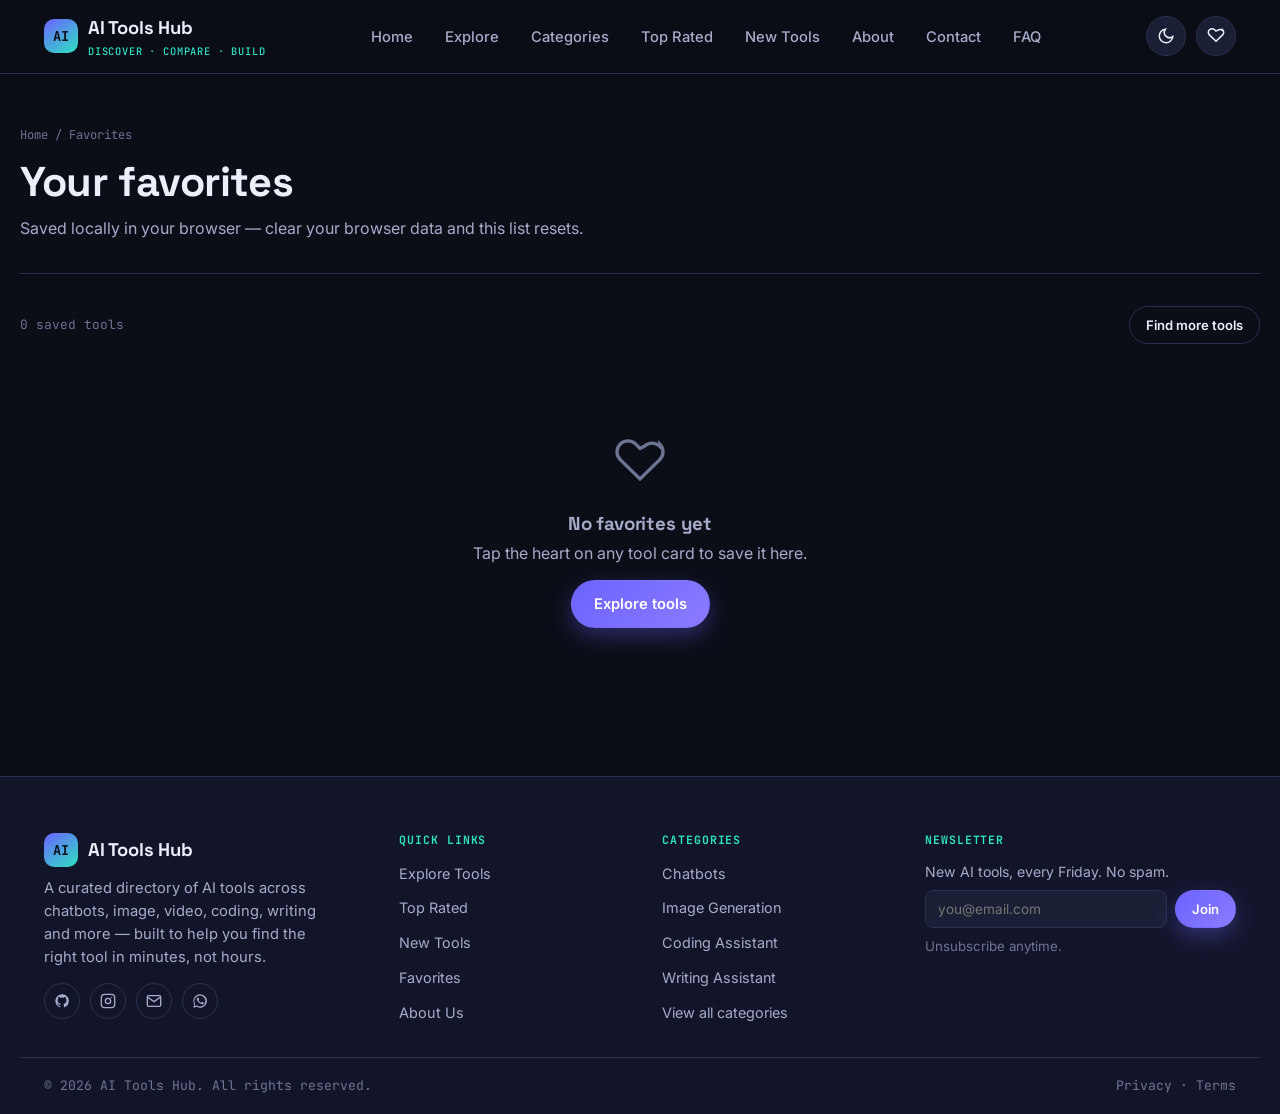
<file: favorites.html>
<!DOCTYPE html>
<html lang="en">
<head>
<meta charset="UTF-8">
<meta name="viewport" content="width=device-width, initial-scale=1.0">
<title>Favorites — AI Tools Hub</title>
<meta name="description" content="The AI tools you've saved for later.">
<meta name="theme-color" content="#0B0D17">
<link rel="preconnect" href="https://fonts.googleapis.com">
<link rel="preconnect" href="https://fonts.gstatic.com" crossorigin>
<link href="https://fonts.googleapis.com/css2?family=Space+Grotesk:wght@500;600;700&family=Inter:wght@400;500;600;700&family=JetBrains+Mono:wght@400;500;700&display=swap" rel="stylesheet">
<style>
/* ==========================================================================
   variables.css — Design tokens
   Signature direction: a "console" aesthetic — deep indigo surfaces,
   monospace data readouts on tool cards, violet + mint signal colors.
   ========================================================================== */

:root{
  /* ---- Type ---- */
  --font-display: 'Space Grotesk', 'Segoe UI', sans-serif;
  --font-body: 'Inter', 'Segoe UI', sans-serif;
  --font-mono: 'JetBrains Mono', 'Courier New', monospace;

  /* ---- Dark theme (default) ---- */
  --bg-0: #0B0D17;
  --bg-1: #12152400;
  --bg-1-solid: #12152A;
  --bg-2: #1B1F35;
  --bg-3: #242945;
  --border: #2B3050;
  --text-0: #ECEEFA;
  --text-1: #A6ABC9;
  --text-2: #6E7391;

  --accent: #6C63FF;
  --accent-soft: rgba(108,99,255,0.16);
  --accent-2: #2DE1C2;
  --accent-2-soft: rgba(45,225,194,0.14);
  --warn: #FF8A5B;
  --warn-soft: rgba(255,138,91,0.15);
  --danger: #FF5C7A;
  --star: #FFC857;

  --shadow-1: 0 1px 2px rgba(0,0,0,0.4);
  --shadow-2: 0 8px 24px rgba(6,8,20,0.45);
  --shadow-glow: 0 0 0 1px rgba(108,99,255,0.35), 0 12px 32px rgba(108,99,255,0.18);

  --radius-sm: 8px;
  --radius-md: 14px;
  --radius-lg: 22px;
  --radius-pill: 999px;

  --gap-xs: 6px;
  --gap-sm: 12px;
  --gap-md: 20px;
  --gap-lg: 32px;
  --gap-xl: 56px;

  --container: 1240px;
  --dur-fast: 150ms;
  --dur-med: 320ms;
  --dur-slow: 600ms;
  --ease: cubic-bezier(.22,.9,.32,1);
}

[data-theme="light"]{
  --bg-0: #F3F4FB;
  --bg-1-solid: #FFFFFF;
  --bg-2: #FFFFFF;
  --bg-3: #ECEDFA;
  --border: #DFE1F2;
  --text-0: #12142A;
  --text-1: #4C5074;
  --text-2: #7B7FA3;

  --accent-soft: rgba(108,99,255,0.10);
  --accent-2-soft: rgba(45,225,194,0.14);
  --warn-soft: rgba(255,138,91,0.14);

  --shadow-1: 0 1px 2px rgba(20,22,50,0.06);
  --shadow-2: 0 10px 30px rgba(20,22,50,0.09);
  --shadow-glow: 0 0 0 1px rgba(108,99,255,0.25), 0 12px 32px rgba(108,99,255,0.14);
}

@media (prefers-reduced-motion: reduce){
  *{ animation-duration: 0.001ms !important; animation-iteration-count: 1 !important; transition-duration: 0.001ms !important; scroll-behavior: auto !important; }
}
/* ==========================================================================
   style.css — Base + components
   ========================================================================== */

*, *::before, *::after{ box-sizing: border-box; }
html{ scroll-behavior: smooth; }
body{
  margin: 0;
  background: var(--bg-0);
  color: var(--text-0);
  font-family: var(--font-body);
  line-height: 1.55;
  -webkit-font-smoothing: antialiased;
  transition: background var(--dur-med) var(--ease), color var(--dur-med) var(--ease);
}

img{ max-width: 100%; display: block; }
a{ color: inherit; }
h1,h2,h3,h4{ font-family: var(--font-display); line-height: 1.15; margin: 0; letter-spacing: -0.01em; }
p{ margin: 0; }
ul{ margin: 0; padding: 0; }
button{ font-family: inherit; }

:focus-visible{ outline: 2px solid var(--accent-2); outline-offset: 2px; }

.container{ max-width: var(--container); margin: 0 auto; padding: 0 24px; }
.section{ padding: var(--gap-xl) 0; }
.section-tight{ padding: var(--gap-lg) 0; }

.eyebrow{
  font-family: var(--font-mono);
  font-size: 0.72rem;
  letter-spacing: 0.14em;
  text-transform: uppercase;
  color: var(--accent-2);
  display: inline-flex;
  align-items: center;
  gap: 8px;
}
.eyebrow::before{ content:''; width: 18px; height: 1px; background: var(--accent-2); }

.section-head{ display:flex; align-items:flex-end; justify-content:space-between; gap: var(--gap-md); margin-bottom: var(--gap-lg); flex-wrap: wrap; }
.section-head h2{ font-size: clamp(1.5rem, 2.4vw, 2.1rem); margin-top: 8px; }
.section-head p{ color: var(--text-1); max-width: 56ch; margin-top: 8px; }
.section-link{ font-size: 0.88rem; font-weight: 600; color: var(--accent-2); text-decoration:none; white-space: nowrap; }
.section-link:hover{ text-decoration: underline; }

/* ---- Buttons ---- */
.btn{
  display: inline-flex;
  align-items: center;
  justify-content: center;
  gap: 8px;
  padding: 12px 22px;
  border-radius: var(--radius-pill);
  font-weight: 600;
  font-size: 0.92rem;
  text-decoration: none;
  border: 1px solid transparent;
  cursor: pointer;
  transition: transform var(--dur-fast) var(--ease), box-shadow var(--dur-fast) var(--ease), border-color var(--dur-fast) var(--ease), background var(--dur-fast) var(--ease);
}
.btn:active{ transform: scale(0.97); }
.btn-primary{ background: linear-gradient(135deg, var(--accent), #8B7CFF); color: #fff; box-shadow: 0 8px 22px rgba(108,99,255,0.35); }
.btn-primary:hover{ transform: translateY(-2px); }
.btn-ghost{ background: transparent; border-color: var(--border); color: var(--text-0); }
.btn-ghost:hover{ border-color: var(--accent); }
.btn-sm{ padding: 8px 16px; font-size: 0.82rem; }
.btn-block{ width: 100%; }
.btn[disabled]{ opacity: .5; cursor: not-allowed; }

/* ---- Hero ---- */
.hero{
  position: relative;
  overflow: hidden;
  padding: 76px 0 64px;
  border-bottom: 1px solid var(--border);
}
.hero-inner{ position: relative; z-index: 2; max-width: 760px; margin: 0 auto; text-align: center; }
.hero h1{ font-size: clamp(2.2rem, 5.4vw, 3.6rem); }
.hero h1 .accent{ color: var(--accent-2); }
.hero-sub{ margin-top: 18px; color: var(--text-1); font-size: 1.05rem; max-width: 56ch; margin-left:auto; margin-right:auto; }

.console{
  margin: 34px auto 0;
  max-width: 640px;
  background: var(--bg-1-solid);
  border: 1px solid var(--border);
  border-radius: var(--radius-md);
  box-shadow: var(--shadow-2);
  overflow: hidden;
}
.console-bar{
  display: flex; align-items: center; gap: 6px;
  padding: 10px 14px;
  border-bottom: 1px solid var(--border);
  font-family: var(--font-mono);
  font-size: .7rem;
  color: var(--text-2);
}
.console-dot{ width: 9px; height: 9px; border-radius: 50%; background: var(--border); }
.console-dot:nth-child(1){ background:#FF5C7A; }
.console-dot:nth-child(2){ background:#FFC857; }
.console-dot:nth-child(3){ background:#2DE1C2; }
.console-label{ margin-left: 8px; }

.search-form{ display: flex; align-items: center; gap: 10px; padding: 16px 18px; }
.search-form svg{ width: 18px; height: 18px; color: var(--text-2); flex-shrink: 0; }
.search-input{
  flex: 1; min-width: 0;
  background: transparent; border: none; outline: none;
  color: var(--text-0); font-family: var(--font-mono); font-size: 0.95rem;
}
.search-input::placeholder{ color: var(--text-2); }

.hero-stats{ display:flex; gap: var(--gap-lg); justify-content:center; margin-top: 40px; flex-wrap: wrap; }
.hero-stat b{ font-family: var(--font-display); font-size: 1.6rem; display:block; }
.hero-stat span{ color: var(--text-2); font-size: 0.8rem; font-family: var(--font-mono); }

/* ---- Category grid ---- */
.category-grid{ display: grid; grid-template-columns: repeat(5, 1fr); gap: var(--gap-md); }
.category-card{
  background: var(--bg-1-solid);
  border: 1px solid var(--border);
  border-radius: var(--radius-md);
  padding: 20px;
  text-decoration: none;
  color: var(--text-0);
  display: flex; flex-direction: column; gap: 12px;
}
.cat-icon{
  width: 42px; height: 42px; border-radius: var(--radius-sm);
  background: var(--accent-soft);
  color: var(--accent);
  display: grid; place-items: center;
}
.cat-icon svg{ width: 20px; height: 20px; }
.category-card h3{ font-size: 1rem; }
.category-card span{ color: var(--text-2); font-family: var(--font-mono); font-size: 0.76rem; }

/* ---- Tool cards ---- */
.tool-grid{ display: grid; grid-template-columns: repeat(4, 1fr); gap: var(--gap-md); }
.tool-grid.list-view{ grid-template-columns: 1fr; }

.tool-card{
  background: var(--bg-1-solid);
  border: 1px solid var(--border);
  border-radius: var(--radius-md);
  padding: 20px;
  display: flex;
  flex-direction: column;
  gap: 14px;
  position: relative;
}
.tool-top{ display: flex; align-items: flex-start; gap: 12px; }
.tool-logo{
  width: 46px; height: 46px; border-radius: 12px;
  background: linear-gradient(150deg, var(--accent-soft), var(--accent-2-soft));
  color: var(--text-0);
  display: grid; place-items: center;
  font-family: var(--font-display); font-weight: 700;
  flex-shrink: 0;
}
.tool-name-row{ display:flex; align-items:center; justify-content:space-between; gap: 8px; }
.tool-name{ font-family: var(--font-display); font-size: 1.02rem; }
.tool-cat{ color: var(--text-2); font-size: 0.76rem; font-family: var(--font-mono); }

.fav-btn{
  background: none; border: none; cursor: pointer;
  color: var(--text-2);
  width: 30px; height: 30px; display:grid; place-items:center;
  border-radius: 50%;
  flex-shrink: 0;
  transition: color var(--dur-fast) var(--ease), transform var(--dur-fast) var(--ease);
}
.fav-btn svg{ width: 19px; height: 19px; }
.fav-btn:hover{ transform: scale(1.15); }
.fav-btn.active{ color: var(--danger); }
.fav-btn.active svg{ fill: var(--danger); }

.tool-desc{ color: var(--text-1); font-size: 0.88rem; flex: 1; }

.tool-meta-row{ display: flex; align-items: center; justify-content: space-between; gap: 8px; }
.badge{
  font-family: var(--font-mono);
  font-size: 0.68rem;
  font-weight: 600;
  padding: 4px 10px;
  border-radius: var(--radius-pill);
  text-transform: uppercase;
  letter-spacing: 0.04em;
}
.badge-free{ background: var(--accent-2-soft); color: var(--accent-2); }
.badge-freemium{ background: var(--accent-soft); color: #9C93FF; }
.badge-paid{ background: var(--warn-soft); color: var(--warn); }

.rating{ display:flex; align-items:center; gap: 4px; font-family: var(--font-mono); font-size: 0.8rem; color: var(--star); }
.rating svg{ width: 14px; height: 14px; fill: var(--star); }

.tag-row{ display:flex; flex-wrap: wrap; gap: 6px; }
.tag-chip{
  font-family: var(--font-mono);
  font-size: 0.68rem;
  color: var(--text-2);
  background: var(--bg-2);
  border: 1px solid var(--border);
  padding: 3px 9px;
  border-radius: var(--radius-pill);
}

.tool-actions{ display: flex; gap: 8px; margin-top: 4px; }
.tool-actions .btn{ flex: 1; padding: 10px 14px; font-size: 0.82rem; }

/* ---- Filters/toolbar (explore page) ---- */
.toolbar{
  display: flex; flex-wrap: wrap; gap: var(--gap-sm);
  align-items: center; justify-content: space-between;
  background: var(--bg-1-solid);
  border: 1px solid var(--border);
  border-radius: var(--radius-md);
  padding: 16px 18px;
  margin-bottom: var(--gap-lg);
}
.filter-group{ display: flex; flex-wrap: wrap; gap: 8px; }
.chip-btn{
  font-family: var(--font-mono);
  font-size: 0.78rem;
  padding: 7px 14px;
  border-radius: var(--radius-pill);
  border: 1px solid var(--border);
  background: var(--bg-2);
  color: var(--text-1);
  cursor: pointer;
  transition: all var(--dur-fast) var(--ease);
}
.chip-btn:hover{ border-color: var(--accent); color: var(--text-0); }
.chip-btn.active{ background: var(--accent); color: #fff; border-color: var(--accent); }

.select-input, .text-input, textarea.text-input{
  font-family: var(--font-body);
  background: var(--bg-2);
  border: 1px solid var(--border);
  color: var(--text-0);
  border-radius: var(--radius-sm);
  padding: 10px 14px;
  font-size: 0.88rem;
}
.select-input{ font-family: var(--font-mono); }

.results-count{ font-family: var(--font-mono); font-size: 0.8rem; color: var(--text-2); }

.empty-state{
  text-align: center;
  padding: 60px 20px;
  color: var(--text-1);
}
.empty-state svg{ width: 54px; height: 54px; color: var(--text-2); margin: 0 auto 16px; }
.empty-state h3{ margin-bottom: 6px; }

.pagination{ display:flex; justify-content:center; gap: 8px; margin-top: var(--gap-lg); }
.page-btn{
  width: 38px; height: 38px; border-radius: var(--radius-sm);
  border: 1px solid var(--border); background: var(--bg-2); color: var(--text-1);
  font-family: var(--font-mono); cursor: pointer;
}
.page-btn.active{ background: var(--accent); border-color: var(--accent); color:#fff; }

/* ---- Stats section ---- */
.stats-strip{
  display: grid; grid-template-columns: repeat(4,1fr);
  gap: var(--gap-md);
  background: var(--bg-1-solid);
  border: 1px solid var(--border);
  border-radius: var(--radius-lg);
  padding: 36px;
}
.stat-item{ text-align: center; }
.stat-item b{ font-family: var(--font-display); font-size: clamp(1.8rem,3vw,2.6rem); color: var(--accent-2); display:block; }
.stat-item span{ color: var(--text-2); font-family: var(--font-mono); font-size: 0.78rem; }

/* ---- Testimonials ---- */
.testimonial-grid{ display: grid; grid-template-columns: repeat(3,1fr); gap: var(--gap-md); }
.testimonial-card{
  background: var(--bg-1-solid); border: 1px solid var(--border);
  border-radius: var(--radius-md); padding: 24px;
}
.testimonial-card p{ color: var(--text-1); font-size: 0.92rem; }
.testimonial-who{ display:flex; align-items:center; gap: 12px; margin-top: 18px; }
.avatar{
  width: 38px; height: 38px; border-radius: 50%;
  background: linear-gradient(135deg, var(--accent), var(--accent-2));
  display:grid; place-items:center; color:#0B0D17; font-weight:700; font-family: var(--font-display);
}
.who-name{ font-size: 0.86rem; font-weight: 600; }
.who-role{ font-size: 0.76rem; color: var(--text-2); }

/* ---- Newsletter ---- */
.newsletter-panel{
  background: linear-gradient(135deg, var(--bg-2), var(--bg-3));
  border: 1px solid var(--border);
  border-radius: var(--radius-lg);
  padding: 44px;
  text-align: center;
}
.newsletter-panel form{ display:flex; gap:10px; max-width: 460px; margin: 22px auto 0; }
.newsletter-panel input{ flex:1; }

/* ---- Toast ---- */
.toast-stack{ position: fixed; bottom: 24px; left: 24px; z-index: 500; display:flex; flex-direction:column; gap:10px; }
.toast{
  background: var(--bg-1-solid);
  border: 1px solid var(--border);
  border-left: 3px solid var(--accent-2);
  border-radius: var(--radius-sm);
  padding: 12px 16px;
  font-size: 0.85rem;
  box-shadow: var(--shadow-2);
  min-width: 240px;
  animation: slideUp 260ms var(--ease) both;
}
.toast.error{ border-left-color: var(--danger); }
.toast.info{ border-left-color: var(--text-2); }

/* ---- Scroll progress ---- */
.scroll-progress{
  position: fixed; top: 0; left: 0; height: 3px;
  background: linear-gradient(90deg, var(--accent), var(--accent-2));
  width: 0%; z-index: 400;
}

/* ---- Page header (interior pages) ---- */
.page-header{ padding: 52px 0 32px; border-bottom: 1px solid var(--border); }
.breadcrumbs{ font-family: var(--font-mono); font-size: 0.76rem; color: var(--text-2); margin-bottom: 14px; }
.breadcrumbs a{ color: var(--text-2); text-decoration: none; }
.breadcrumbs a:hover{ color: var(--accent-2); }
.page-header h1{ font-size: clamp(1.8rem, 3.6vw, 2.6rem); }
.page-header p{ color: var(--text-1); margin-top: 10px; max-width: 60ch; }

/* ---- Category detail chips (categories page) ---- */
.cat-legend{ display:flex; flex-wrap:wrap; gap: 8px; margin-bottom: var(--gap-lg); }

/* ---- Tool details page ---- */
.details-layout{ display: grid; grid-template-columns: 2fr 1fr; gap: var(--gap-lg); align-items: start; }
.details-main{
  background: var(--bg-1-solid); border: 1px solid var(--border); border-radius: var(--radius-lg); padding: 32px;
}
.details-head{ display:flex; gap: 18px; align-items:flex-start; }
.details-head .tool-logo{ width: 64px; height: 64px; font-size: 1.4rem; border-radius: 16px; }
.details-head h1{ font-size: 1.7rem; }
.details-section{ margin-top: 26px; }
.details-section h3{ font-size: 0.95rem; margin-bottom: 10px; }
.details-section p{ color: var(--text-1); }
.feature-list{ list-style: none; display: flex; flex-direction: column; gap: 10px; }
.feature-list li{ display:flex; gap: 10px; align-items:flex-start; color: var(--text-1); font-size: 0.9rem; }
.feature-list svg{ width: 16px; height: 16px; color: var(--accent-2); margin-top: 3px; flex-shrink: 0; }

.details-side{
  background: var(--bg-1-solid); border: 1px solid var(--border); border-radius: var(--radius-lg); padding: 24px;
  display: flex; flex-direction: column; gap: 16px;
}
.side-row{ display:flex; justify-content: space-between; font-size: 0.86rem; padding: 10px 0; border-bottom: 1px solid var(--border); }
.side-row:last-of-type{ border-bottom: none; }
.side-row span{ color: var(--text-2); }

.related-grid{ display:grid; grid-template-columns: repeat(3,1fr); gap: var(--gap-md); margin-top: var(--gap-md); }

/* ---- FAQ accordion ---- */
.faq-list{ display: flex; flex-direction: column; gap: 12px; max-width: 820px; }
.faq-item{ background: var(--bg-1-solid); border: 1px solid var(--border); border-radius: var(--radius-md); overflow: hidden; }
.faq-q{
  width: 100%; text-align: left; background: none; border: none; cursor: pointer;
  padding: 18px 20px; display:flex; align-items:center; justify-content:space-between; gap: 12px;
  color: var(--text-0); font-weight: 600; font-size: 0.95rem;
}
.faq-q svg{ width: 18px; height: 18px; flex-shrink: 0; transition: transform var(--dur-med) var(--ease); color: var(--text-2); }
.faq-item.open .faq-q svg{ transform: rotate(45deg); color: var(--accent-2); }
.faq-a{ max-height: 0; overflow: hidden; transition: max-height var(--dur-med) var(--ease); }
.faq-a-inner{ padding: 0 20px 20px; color: var(--text-1); font-size: 0.9rem; }
.faq-item.open .faq-a{ max-height: 320px; }

/* ---- Contact / forms ---- */
.form-grid{ display:grid; grid-template-columns: 1fr 1fr; gap: 16px; }
.form-field{ display:flex; flex-direction:column; gap: 6px; margin-bottom: 16px; }
.form-field label{ font-size: 0.82rem; color: var(--text-1); font-weight: 600; }
.form-field .error-msg{ font-size: 0.76rem; color: var(--danger); display:none; }
.form-field.invalid .text-input{ border-color: var(--danger); }
.form-field.invalid .error-msg{ display:block; }
.form-field.full{ grid-column: 1 / -1; }
.contact-layout{ display:grid; grid-template-columns: 1fr 1fr; gap: var(--gap-lg); }
.contact-info-card{ background: var(--bg-1-solid); border:1px solid var(--border); border-radius: var(--radius-lg); padding: 28px; }
.info-row{ display:flex; gap: 12px; align-items:flex-start; margin-bottom: 20px; }
.info-row svg{ width:18px; height:18px; color: var(--accent-2); margin-top:2px; flex-shrink:0; }
.info-row h4{ font-size: 0.9rem; margin-bottom: 2px; }
.info-row span{ color: var(--text-2); font-size: 0.84rem; }

.form-success{
  display:none; background: var(--accent-2-soft); border:1px solid var(--accent-2);
  color: var(--accent-2); padding: 14px 18px; border-radius: var(--radius-sm); font-size: 0.86rem; margin-bottom: 16px;
}
.form-success.show{ display:block; }

/* ---- Legal pages ---- */
.legal-body{ max-width: 780px; }
.legal-body h2{ font-size: 1.2rem; margin-top: 36px; margin-bottom: 10px; }
.legal-body h2:first-child{ margin-top: 0; }
.legal-body p, .legal-body li{ color: var(--text-1); font-size: 0.93rem; margin-bottom: 10px; }
.legal-body ul{ padding-left: 20px; list-style: disc; }
.legal-updated{ font-family: var(--font-mono); font-size: 0.78rem; color: var(--text-2); margin-bottom: 30px; }

/* ---- 404 ---- */
.error-page{ min-height: 60vh; display:flex; flex-direction:column; align-items:center; justify-content:center; text-align:center; padding: 80px 20px; }
.error-code{ font-family: var(--font-display); font-size: clamp(5rem, 16vw, 9rem); color: var(--accent); line-height:1; }
.error-page p{ color: var(--text-1); margin: 14px 0 26px; max-width: 46ch; }

/* ---- Favorites empty ---- */
.fav-toolbar{ display:flex; justify-content:space-between; align-items:center; margin-bottom: var(--gap-lg); flex-wrap: wrap; gap: 12px; }

/* ---- Utility ---- */
.text-center{ text-align:center; }
.mt-lg{ margin-top: var(--gap-lg); }
.flex-center{ display:flex; align-items:center; justify-content:center; }
/* ==========================================================================
   navbar.css
   ========================================================================== */

.site-header{
  position: sticky;
  top: 0;
  z-index: 200;
  background: color-mix(in srgb, var(--bg-0) 88%, transparent);
  backdrop-filter: blur(14px);
  border-bottom: 1px solid var(--border);
}

.navbar{
  max-width: var(--container);
  margin: 0 auto;
  padding: 14px 24px;
  display: flex;
  align-items: center;
  justify-content: space-between;
  gap: var(--gap-md);
}

.brand{
  display: flex;
  align-items: center;
  gap: 10px;
  font-family: var(--font-display);
  font-weight: 700;
  font-size: 1.15rem;
  color: var(--text-0);
  text-decoration: none;
  letter-spacing: -0.01em;
}

.brand-mark{
  width: 34px; height: 34px;
  border-radius: 10px;
  background: linear-gradient(145deg, var(--accent), var(--accent-2));
  display: grid; place-items: center;
  color: #0B0D17;
  font-family: var(--font-mono);
  font-weight: 700;
  font-size: 0.85rem;
  flex-shrink: 0;
}

.brand small{
  font-family: var(--font-mono);
  font-weight: 500;
  color: var(--accent-2);
  font-size: 0.65rem;
  display: block;
  letter-spacing: 0.08em;
}

.nav-links{
  display: flex;
  align-items: center;
  gap: 4px;
  list-style: none;
}

.nav-links a{
  color: var(--text-1);
  text-decoration: none;
  font-size: 0.92rem;
  font-weight: 500;
  padding: 8px 14px;
  border-radius: var(--radius-pill);
  transition: color var(--dur-fast) var(--ease), background var(--dur-fast) var(--ease);
  white-space: nowrap;
}

.nav-links a:hover,
.nav-links a:focus-visible{
  color: var(--text-0);
  background: var(--bg-2);
}

.nav-links a.active{
  color: var(--text-0);
  background: var(--accent-soft);
}

.nav-actions{
  display: flex;
  align-items: center;
  gap: 10px;
}

.icon-btn{
  width: 40px; height: 40px;
  display: grid; place-items: center;
  border-radius: var(--radius-pill);
  border: 1px solid var(--border);
  background: var(--bg-2);
  color: var(--text-0);
  cursor: pointer;
  transition: transform var(--dur-fast) var(--ease), border-color var(--dur-fast) var(--ease);
}
.icon-btn:hover{ border-color: var(--accent); transform: translateY(-1px); }
.icon-btn svg{ width: 18px; height: 18px; }

.theme-toggle .sun{ display:none; }
[data-theme="light"] .theme-toggle .moon{ display:none; }
[data-theme="light"] .theme-toggle .sun{ display:block; }

.fav-count{
  position: absolute;
  top: -4px; right: -4px;
  background: var(--warn);
  color: #1a0a02;
  font-family: var(--font-mono);
  font-size: 0.62rem;
  font-weight: 700;
  min-width: 16px; height: 16px;
  border-radius: 999px;
  display: grid; place-items: center;
  padding: 0 3px;
}

.nav-actions .icon-btn{ position: relative; }

.menu-toggle{ display: none; }

.mobile-drawer{
  display: none;
}

/* Mobile nav */
@media (max-width: 900px){
  .nav-links{ display: none; }
  .menu-toggle{ display: grid; }

  .mobile-drawer{
    display: block;
    position: fixed;
    inset: 0 0 0 auto;
    width: min(78vw, 320px);
    height: 100vh;
    background: var(--bg-1-solid);
    border-left: 1px solid var(--border);
    transform: translateX(100%);
    transition: transform var(--dur-med) var(--ease);
    z-index: 300;
    padding: 24px;
    overflow-y: auto;
  }
  .mobile-drawer.open{ transform: translateX(0); }
  .mobile-drawer ul{ list-style: none; display: flex; flex-direction: column; gap: 4px; margin-top: 28px; }
  .mobile-drawer a{
    display: block; padding: 12px 14px; border-radius: var(--radius-sm);
    color: var(--text-1); text-decoration: none; font-weight: 500;
  }
  .mobile-drawer a.active, .mobile-drawer a:hover{ color: var(--text-0); background: var(--bg-2); }

  .drawer-close{
    display: flex; justify-content: flex-end;
  }

  .drawer-overlay{
    position: fixed; inset: 0; background: rgba(3,4,10,0.55);
    opacity: 0; pointer-events: none; transition: opacity var(--dur-med) var(--ease);
    z-index: 290;
  }
  .drawer-overlay.open{ opacity: 1; pointer-events: auto; }
}
/* ==========================================================================
   footer.css
   ========================================================================== */

.site-footer{
  background: var(--bg-1-solid);
  border-top: 1px solid var(--border);
  margin-top: var(--gap-xl);
}

.footer-top{
  max-width: var(--container);
  margin: 0 auto;
  padding: var(--gap-xl) 24px var(--gap-lg);
  display: grid;
  grid-template-columns: 1.4fr 1fr 1fr 1.2fr;
  gap: var(--gap-lg);
}

.footer-brand p{
  color: var(--text-1);
  font-size: 0.92rem;
  max-width: 32ch;
  margin-top: 10px;
}

.footer-col h4{
  font-family: var(--font-mono);
  text-transform: uppercase;
  letter-spacing: 0.08em;
  font-size: 0.72rem;
  color: var(--accent-2);
  margin-bottom: 14px;
}

.footer-col ul{ list-style: none; display: flex; flex-direction: column; gap: 10px; }
.footer-col a{
  color: var(--text-1);
  text-decoration: none;
  font-size: 0.9rem;
  transition: color var(--dur-fast) var(--ease);
}
.footer-col a:hover{ color: var(--text-0); }

.footer-newsletter form{
  display: flex;
  gap: 8px;
  margin-top: 8px;
}
.footer-newsletter input{
  flex: 1;
  min-width: 0;
  padding: 10px 12px;
  border-radius: var(--radius-sm);
  border: 1px solid var(--border);
  background: var(--bg-2);
  color: var(--text-0);
  font-size: 0.85rem;
}
.footer-newsletter small{ display:block; margin-top: 8px; color: var(--text-2); }

.social-row{
  display: flex;
  gap: 10px;
  margin-top: 14px;
}
.social-row a{
  width: 36px; height: 36px;
  border-radius: 999px;
  border: 1px solid var(--border);
  display: grid; place-items: center;
  color: var(--text-1);
}
.social-row a:hover{ color: var(--accent-2); border-color: var(--accent-2); }
.social-row svg{ width: 16px; height: 16px; }

.footer-bottom{
  border-top: 1px solid var(--border);
  padding: 18px 24px;
  max-width: var(--container);
  margin: 0 auto;
  display: flex;
  align-items: center;
  justify-content: space-between;
  gap: 12px;
  font-size: 0.82rem;
  color: var(--text-2);
  font-family: var(--font-mono);
}

.back-to-top{
  position: fixed;
  right: 24px; bottom: 24px;
  width: 46px; height: 46px;
  border-radius: 999px;
  background: var(--accent);
  color: #fff;
  border: none;
  display: grid; place-items: center;
  cursor: pointer;
  opacity: 0; pointer-events: none;
  transform: translateY(10px);
  transition: all var(--dur-med) var(--ease);
  box-shadow: var(--shadow-2);
  z-index: 150;
}
.back-to-top.show{ opacity: 1; pointer-events: auto; transform: translateY(0); }
.back-to-top svg{ width: 18px; height: 18px; }

@media (max-width: 860px){
  .footer-top{ grid-template-columns: 1fr 1fr; }
  .footer-bottom{ flex-direction: column; text-align: center; }
}
@media (max-width: 520px){
  .footer-top{ grid-template-columns: 1fr; }
}
/* ==========================================================================
   animations.css
   ========================================================================== */

@keyframes fadeIn{ from{ opacity:0; } to{ opacity:1; } }
@keyframes slideUp{ from{ opacity:0; transform: translateY(24px); } to{ opacity:1; transform: translateY(0); } }
@keyframes popIn{ from{ opacity:0; transform: scale(.92); } to{ opacity:1; transform: scale(1); } }
@keyframes spin{ to{ transform: rotate(360deg); } }
@keyframes pulseGlow{
  0%,100%{ box-shadow: 0 0 0 0 rgba(108,99,255,0.35); }
  50%{ box-shadow: 0 0 0 8px rgba(108,99,255,0); }
}
@keyframes gridDrift{
  from{ background-position: 0 0; }
  to{ background-position: 60px 60px; }
}
@keyframes blink{ 50%{ opacity: 0; } }
@keyframes floatY{
  0%,100%{ transform: translateY(0); }
  50%{ transform: translateY(-10px); }
}
@keyframes ripple{
  from{ transform: scale(0); opacity: .55; }
  to{ transform: scale(2.6); opacity: 0; }
}

.fade-in{ animation: fadeIn var(--dur-slow) var(--ease) both; }
.slide-up{ animation: slideUp var(--dur-slow) var(--ease) both; }
.pop-in{ animation: popIn var(--dur-med) var(--ease) both; }

/* Scroll reveal: JS toggles .in-view */
.reveal{
  opacity: 0;
  transform: translateY(28px);
  transition: opacity 700ms var(--ease), transform 700ms var(--ease);
}
.reveal.in-view{ opacity: 1; transform: translateY(0); }
.reveal-stagger > *{ transition-delay: calc(var(--stagger-i, 0) * 70ms); }

/* Hover lift */
.hover-lift{ transition: transform var(--dur-med) var(--ease), box-shadow var(--dur-med) var(--ease); }
.hover-lift:hover{ transform: translateY(-6px); box-shadow: var(--shadow-2); }

/* Card tilt (JS sets --rx/--ry via pointer move) */
.tilt{
  --rx: 0deg; --ry: 0deg;
  transform: perspective(800px) rotateX(var(--rx)) rotateY(var(--ry));
  transition: transform 200ms var(--ease);
  will-change: transform;
}

/* Ripple buttons */
.ripple-btn{ position: relative; overflow: hidden; }
.ripple-span{
  position: absolute;
  border-radius: 999px;
  background: rgba(255,255,255,0.55);
  pointer-events: none;
  animation: ripple 650ms ease-out forwards;
}

/* Loading spinner */
.spinner{
  width: 34px; height: 34px;
  border-radius: 50%;
  border: 3px solid var(--border);
  border-top-color: var(--accent);
  animation: spin 800ms linear infinite;
}
.loading-screen{
  position: fixed; inset: 0; z-index: 999;
  background: var(--bg-0);
  display: grid; place-items: center;
  gap: 14px;
  transition: opacity 500ms var(--ease), visibility 500ms;
}
.loading-screen.hide{ opacity: 0; visibility: hidden; }
.loading-screen span{ font-family: var(--font-mono); color: var(--text-2); font-size: .8rem; letter-spacing: .08em; }

/* Typing effect caret */
.caret{
  display: inline-block; width: 2px; height: 1em;
  background: var(--accent-2);
  margin-left: 2px;
  animation: blink 900ms step-end infinite;
  vertical-align: middle;
}

/* Animated grid backdrop for hero */
.grid-backdrop{
  position: absolute; inset: 0;
  background-image:
    linear-gradient(var(--border) 1px, transparent 1px),
    linear-gradient(90deg, var(--border) 1px, transparent 1px);
  background-size: 42px 42px;
  opacity: 0.35;
  animation: gridDrift 14s linear infinite;
  mask-image: radial-gradient(ellipse at 50% 0%, black 40%, transparent 78%);
}
.floaty{ animation: floatY 6s ease-in-out infinite; }

/* Counters (JS drives the number, this is just presentational) */
.counter-num{ font-variant-numeric: tabular-nums; }

/* Skeleton / lazy loading shimmer */
@keyframes shimmer{ 0%{ background-position: -300px 0; } 100%{ background-position: 300px 0; } }
.skeleton{
  background: linear-gradient(90deg, var(--bg-2) 25%, var(--bg-3) 37%, var(--bg-2) 63%);
  background-size: 300px 100%;
  animation: shimmer 1.4s linear infinite;
  border-radius: var(--radius-md);
}
/* ==========================================================================
   responsive.css — mobile-first breakpoint overrides
   ========================================================================== */

@media (max-width: 1080px){
  .category-grid{ grid-template-columns: repeat(3,1fr); }
  .tool-grid{ grid-template-columns: repeat(3,1fr); }
  .testimonial-grid{ grid-template-columns: repeat(2,1fr); }
  .stats-strip{ grid-template-columns: repeat(2,1fr); }
}

@media (max-width: 860px){
  .details-layout{ grid-template-columns: 1fr; }
  .contact-layout{ grid-template-columns: 1fr; }
  .related-grid{ grid-template-columns: repeat(2,1fr); }
}

@media (max-width: 720px){
  .category-grid{ grid-template-columns: repeat(2,1fr); }
  .tool-grid{ grid-template-columns: repeat(2,1fr); }
  .testimonial-grid{ grid-template-columns: 1fr; }
  .stats-strip{ grid-template-columns: repeat(2,1fr); gap: var(--gap-md); padding: 24px; }
  .hero{ padding: 56px 0 44px; }
  .form-grid{ grid-template-columns: 1fr; }
  .toolbar{ flex-direction: column; align-items: stretch; }
  .section-head{ flex-direction: column; align-items: flex-start; }
}

@media (max-width: 520px){
  .category-grid{ grid-template-columns: 1fr 1fr; }
  .tool-grid{ grid-template-columns: 1fr; }
  .related-grid{ grid-template-columns: 1fr; }
  .footer-newsletter form{ flex-direction: column; }
  .hero-stats{ gap: var(--gap-md); }
  .navbar{ padding: 12px 16px; }
  .container{ padding: 0 16px; }
  .details-head{ flex-direction: column; }
  .back-to-top{ right: 16px; bottom: 16px; }
}

</style>
</head>
<body data-page="favorites">

<div class="loading-screen"><div class="spinner"></div><span>LOADING AI TOOLS HUB&hellip;</span></div>
<div class="scroll-progress"></div>
<div class="drawer-overlay"></div>

<header class="site-header">
  <nav class="navbar">
    <a href="index.html" class="brand">
      <span class="brand-mark">AI</span>
      <span>AI Tools Hub<small>DISCOVER &middot; COMPARE &middot; BUILD</small></span>
    </a>
    <ul class="nav-links">
      <li><a href="index.html">Home</a></li>
      <li><a href="explore.html">Explore</a></li>
      <li><a href="categories.html">Categories</a></li>
      <li><a href="top-rated.html">Top Rated</a></li>
      <li><a href="new-tools.html">New Tools</a></li>
      <li><a href="about.html">About</a></li>
      <li><a href="contact.html">Contact</a></li>
      <li><a href="faq.html">FAQ</a></li>
    </ul>
    <div class="nav-actions">
      <button class="icon-btn theme-toggle" aria-label="Toggle dark or light theme">
        <svg class="moon" viewBox="0 0 24 24" fill="none" stroke="currentColor" stroke-width="2"><path d="M21 12.8A9 9 0 1 1 11.2 3 7 7 0 0 0 21 12.8z"/></svg>
        <svg class="sun" viewBox="0 0 24 24" fill="none" stroke="currentColor" stroke-width="2"><circle cx="12" cy="12" r="4"/><path d="M12 2v2M12 20v2M4.9 4.9l1.4 1.4M17.7 17.7l1.4 1.4M2 12h2M20 12h2M4.9 19.1l1.4-1.4M17.7 6.3l1.4-1.4"/></svg>
      </button>
      <a class="icon-btn" href="favorites.html" aria-label="View favorites">
        <svg viewBox="0 0 24 24" fill="none" stroke="currentColor" stroke-width="2"><path d="M20.8 4.6c-1.9-1.9-5-1.9-6.9 0L12 5.5l-1.9-1.9c-1.9-1.9-5-1.9-6.9 0-1.9 1.9-1.9 5 0 6.9L12 19.1l8.8-8.6c1.9-1.9 1.9-5 0-6.9z"/></svg>
        <span class="fav-count">0</span>
      </a>
      <button class="icon-btn menu-toggle" aria-label="Open menu">
        <svg viewBox="0 0 24 24" fill="none" stroke="currentColor" stroke-width="2"><path d="M3 6h18M3 12h18M3 18h18"/></svg>
      </button>
    </div>
  </nav>
</header>

<div class="mobile-drawer">
  <div class="drawer-close">
    <button class="icon-btn" aria-label="Close menu">
      <svg viewBox="0 0 24 24" fill="none" stroke="currentColor" stroke-width="2"><path d="M18 6L6 18M6 6l12 12"/></svg>
    </button>
  </div>
  <ul>
    <li><a href="index.html">Home</a></li>
    <li><a href="explore.html">Explore</a></li>
    <li><a href="categories.html">Categories</a></li>
    <li><a href="top-rated.html">Top Rated</a></li>
    <li><a href="new-tools.html">New Tools</a></li>
    <li><a href="about.html">About</a></li>
    <li><a href="contact.html">Contact</a></li>
    <li><a href="faq.html">FAQ</a></li>
    <li><a href="favorites.html" class="active">Favorites</a></li>
    <li><a href="privacy.html">Privacy Policy</a></li>
    <li><a href="terms.html">Terms & Conditions</a></li>
  </ul>
</div>

<main>

<div class="page-header container">
  <div class="breadcrumbs"><a href="index.html">Home</a> / Favorites</div>
  <h1>Your favorites</h1>
  <p>Saved locally in your browser &mdash; clear your browser data and this list resets.</p>
</div>
<div class="section-tight container">
  <div class="fav-toolbar">
    <span class="results-count" id="fav-count-label">0 saved tools</span>
    <a href="explore.html" class="btn btn-ghost btn-sm">Find more tools</a>
  </div>
  <div class="tool-grid" id="favorites-grid"></div>
  <div class="empty-state" style="display:none;">
    <svg viewBox="0 0 24 24" fill="none" stroke="currentColor" stroke-width="1.5"><path d="M20.8 4.6c-1.9-1.9-5-1.9-6.9 0L12 5.5l-1.9-1.9c-1.9-1.9-5-1.9-6.9 0-1.9 1.9-1.9 5 0 6.9L12 19.1l8.8-8.6c1.9-1.9 1.9-5 0-6.9z"/></svg>
    <h3>No favorites yet</h3>
    <p>Tap the heart on any tool card to save it here.</p>
    <a href="explore.html" class="btn btn-primary" style="margin-top:14px;">Explore tools</a>
  </div>
</div>

</main>

<footer class="site-footer">
  <div class="footer-top">
    <div class="footer-brand">
      <a href="index.html" class="brand"><span class="brand-mark">AI</span><span>AI Tools Hub</span></a>
      <p>A curated directory of AI tools across chatbots, image, video, coding, writing and more &mdash; built to help you find the right tool in minutes, not hours.</p>
      <div class="social-row">
        <a href="https://github.com/jv-patel" target="_blank" rel="noopener" aria-label="GitHub"><svg viewBox="0 0 24 24" fill="currentColor"><path d="M12 2a10 10 0 0 0-3.2 19.5c.5.1.7-.2.7-.5v-1.7c-2.8.6-3.4-1.3-3.4-1.3-.5-1.1-1.1-1.5-1.1-1.5-.9-.6.1-.6.1-.6 1 .1 1.5 1 1.5 1 .9 1.5 2.3 1.1 2.9.8.1-.7.4-1.1.6-1.4-2.3-.3-4.6-1.1-4.6-5 0-1.1.4-2 1-2.6-.1-.3-.5-1.3.1-2.7 0 0 .9-.3 2.9 1a10 10 0 0 1 5.2 0c2-1.3 2.9-1 2.9-1 .6 1.4.2 2.4.1 2.7.6.6 1 1.5 1 2.6 0 3.9-2.3 4.7-4.6 5 .4.3.7 1 .7 1.9v2.8c0 .3.2.6.7.5A10 10 0 0 0 12 2z"/></svg></a>
        <a href="https://www.instagram.com/jeel_ptl_.2515?igsh=MTcyYmI2Yjl2MjRzaQ==" target="_blank" rel="noopener" aria-label="Instagram"><svg viewBox="0 0 24 24" fill="none" stroke="currentColor" stroke-width="2"><rect x="2" y="2" width="20" height="20" rx="5"/><circle cx="12" cy="12" r="4"/><circle cx="17.5" cy="6.5" r="1" fill="currentColor" stroke="none"/></svg></a>
        <a href="mailto:jeelpatel0038@gmail.com" aria-label="Gmail"><svg viewBox="0 0 24 24" fill="none" stroke="currentColor" stroke-width="2"><rect x="2" y="4" width="20" height="16" rx="2"/><path d="m22 6-10 7L2 6"/></svg></a>
        <a href="https://wa.me/919723415082" target="_blank" rel="noopener" aria-label="WhatsApp"><svg viewBox="0 0 24 24" fill="currentColor"><path d="M17.5 14.4c-.3-.1-1.6-.8-1.9-.9-.2-.1-.4-.1-.6.1-.2.3-.7.9-.8 1-.2.2-.3.2-.5.1-.3-.1-1.2-.4-2.2-1.4-.8-.7-1.4-1.6-1.5-1.9-.2-.3 0-.4.1-.6.1-.1.3-.3.4-.5.1-.1.2-.3.2-.4.1-.2 0-.3 0-.5-.1-.1-.6-1.4-.8-2-.2-.5-.4-.4-.6-.5h-.5c-.2 0-.5.1-.7.3-.2.3-.9.9-.9 2.1s.9 2.5 1.1 2.7c.1.2 1.9 2.9 4.6 4 .6.3 1.1.4 1.5.6.6.2 1.2.2 1.6.1.5-.1 1.6-.6 1.8-1.3.2-.6.2-1.1.2-1.3-.1-.1-.3-.2-.5-.3z"/><path d="M12 2a10 10 0 0 0-8.6 15L2 22l5.2-1.4A10 10 0 1 0 12 2zm0 18.2c-1.6 0-3.2-.4-4.5-1.3l-.3-.2-3.1.8.8-3-.2-.3A8.2 8.2 0 1 1 12 20.2z"/></svg></a>
      </div>
    </div>

    <div class="footer-col">
      <h4>Quick Links</h4>
      <ul>
        <li><a href="explore.html">Explore Tools</a></li>
        <li><a href="top-rated.html">Top Rated</a></li>
        <li><a href="new-tools.html">New Tools</a></li>
        <li><a href="favorites.html">Favorites</a></li>
        <li><a href="about.html">About Us</a></li>
      </ul>
    </div>
    <div class="footer-col">
      <h4>Categories</h4>
      <ul>
        <li><a href="explore.html?category=chatbots">Chatbots</a></li>
        <li><a href="explore.html?category=image">Image Generation</a></li>
        <li><a href="explore.html?category=coding">Coding Assistant</a></li>
        <li><a href="explore.html?category=writing">Writing Assistant</a></li>
        <li><a href="categories.html">View all categories</a></li>
      </ul>
    </div>
    <div class="footer-col footer-newsletter">
      <h4>Newsletter</h4>
      <p style="color:var(--text-1); font-size:0.88rem;">New AI tools, every Friday. No spam.</p>
      <form novalidate>
        <input type="email" class="text-input" placeholder="you@email.com" required aria-label="Email address">
        <button type="submit" class="btn btn-primary btn-sm ripple-btn">Join</button>
      </form>
      <small>Unsubscribe anytime.</small>
    </div>
  </div>
  <div class="footer-bottom">
    <span>&copy; <span data-year></span> AI Tools Hub. All rights reserved.</span>
    <span><a href="privacy.html" style="color:inherit;text-decoration:none;">Privacy</a> &middot; <a href="terms.html" style="color:inherit;text-decoration:none;">Terms</a></span>
  </div>
</footer>

<button class="back-to-top" aria-label="Back to top">
  <svg viewBox="0 0 24 24" fill="none" stroke="currentColor" stroke-width="2"><path d="M12 19V5M5 12l7-7 7 7"/></svg>
</button>

<script>
/* ==========================================================================
   data.js — Static dataset for AI Tools Hub
   Contains category metadata and the tool catalog. In a production app this
   would come from an API; here it's a module-level constant so every page
   (explore, categories, favorites, details) can share one source of truth.
   ========================================================================== */

const CATEGORIES = [
  { id: 'chatbots',    name: 'Chatbots',          icon: 'chat' },
  { id: 'image',       name: 'Image Generation',  icon: 'image' },
  { id: 'video',       name: 'Video Editing',     icon: 'video' },
  { id: 'coding',      name: 'Coding Assistant',  icon: 'code' },
  { id: 'writing',     name: 'Writing Assistant', icon: 'pen' },
  { id: 'voice',       name: 'Voice AI',          icon: 'mic' },
  { id: 'productivity',name: 'Productivity',      icon: 'bolt' },
  { id: 'marketing',   name: 'Marketing',         icon: 'megaphone' },
  { id: 'design',      name: 'Design',            icon: 'pen-tool' },
  { id: 'education',   name: 'Education',         icon: 'book' },
  { id: 'music',       name: 'Music',             icon: 'music' },
  { id: 'business',    name: 'Business',          icon: 'briefcase' },
  { id: 'finance',     name: 'Finance',           icon: 'coin' },
  { id: 'research',    name: 'Research',          icon: 'search' },
  { id: 'automation',  name: 'Automation',        icon: 'gear' }
];

/* pricing: "Free" | "Freemium" | "Paid"
   dateAdded: ISO date, newer = higher on "New AI Tools"
   popularity: 0-100, used for "Most Popular" sort and Trending section        */
const TOOLS = [
  { id:1, name:'ChatGPT', category:'chatbots', logo:'C', pricing:'Freemium', rating:4.8, popularity:99, dateAdded:'2025-11-02',
    desc:'A general-purpose conversational assistant for writing, brainstorming, coding help and everyday Q&A.',
    tags:['assistant','llm','conversation'], site:'https://chat.openai.com', featured:true, trending:true },
  { id:2, name:'Claude', category:'chatbots', logo:'C', pricing:'Freemium', rating:4.8, popularity:97, dateAdded:'2025-12-10',
    desc:'An AI assistant from Anthropic built for thoughtful writing, analysis, and long-context document work.',
    tags:['assistant','llm','writing'], site:'https://claude.ai', featured:true, trending:true },
  { id:3, name:'Gemini', category:'chatbots', logo:'G', pricing:'Freemium', rating:4.5, popularity:93, dateAdded:'2025-10-15',
    desc:'Google\'s multimodal assistant integrated across Search, Workspace, and Android for everyday tasks.',
    tags:['assistant','llm','multimodal'], site:'https://gemini.google.com', featured:true, trending:false },
  { id:4, name:'Perplexity', category:'chatbots', logo:'P', pricing:'Freemium', rating:4.6, popularity:90, dateAdded:'2026-01-05',
    desc:'An answer engine that pairs conversational search with cited sources for quick, sourced research.',
    tags:['search','answers','citations'], site:'https://perplexity.ai', featured:false, trending:true },
  { id:5, name:'Microsoft Copilot', category:'chatbots', logo:'M', pricing:'Freemium', rating:4.3, popularity:85, dateAdded:'2025-09-20',
    desc:'A conversational assistant woven into Windows and Microsoft 365 for drafting, summarizing and search.',
    tags:['assistant','office','windows'], site:'https://copilot.microsoft.com', featured:false, trending:false },

  { id:6, name:'Midjourney', category:'image', logo:'M', pricing:'Paid', rating:4.7, popularity:96, dateAdded:'2025-11-20',
    desc:'A prompt-driven image generator known for painterly, highly stylized visuals used by designers and artists.',
    tags:['image','art','generative'], site:'https://midjourney.com', featured:true, trending:true },
  { id:7, name:'DALL·E 3', category:'image', logo:'D', pricing:'Freemium', rating:4.5, popularity:91, dateAdded:'2025-08-14',
    desc:'OpenAI\'s image model that turns natural-language prompts into detailed, editable illustrations.',
    tags:['image','art','openai'], site:'https://openai.com/dall-e-3', featured:true, trending:false },
  { id:8, name:'Stable Diffusion', category:'image', logo:'S', pricing:'Free', rating:4.4, popularity:88, dateAdded:'2025-07-01',
    desc:'An open-weights image generation model that can run locally and be fine-tuned for custom styles.',
    tags:['image','open-source','local'], site:'https://stability.ai', featured:false, trending:false },
  { id:9, name:'Adobe Firefly', category:'image', logo:'A', pricing:'Freemium', rating:4.5, popularity:87, dateAdded:'2025-12-01',
    desc:'Adobe\'s generative image and effects engine built directly into Photoshop and Express workflows.',
    tags:['image','adobe','design'], site:'https://firefly.adobe.com', featured:false, trending:true },

  { id:10, name:'Runway', category:'video', logo:'R', pricing:'Freemium', rating:4.6, popularity:92, dateAdded:'2025-11-28',
    desc:'A creative suite for AI video generation, editing, and visual effects used by filmmakers and studios.',
    tags:['video','generative','editing'], site:'https://runwayml.com', featured:true, trending:true },
  { id:11, name:'Pika', category:'video', logo:'P', pricing:'Freemium', rating:4.3, popularity:83, dateAdded:'2026-01-10',
    desc:'A text-to-video and image-to-video tool for quickly producing short stylized clips.',
    tags:['video','generative','clips'], site:'https://pika.art', featured:false, trending:true },
  { id:12, name:'Descript', category:'video', logo:'D', pricing:'Freemium', rating:4.7, popularity:89, dateAdded:'2025-06-19',
    desc:'An editor that lets you cut video and audio by editing a text transcript, plus AI voice cleanup.',
    tags:['video','podcast','transcript'], site:'https://descript.com', featured:true, trending:false },
  { id:13, name:'Synthesia', category:'video', logo:'S', pricing:'Paid', rating:4.5, popularity:86, dateAdded:'2025-09-05',
    desc:'Generates talking-head videos from text using AI avatars, popular for training and marketing content.',
    tags:['video','avatar','training'], site:'https://synthesia.io', featured:false, trending:false },

  { id:14, name:'GitHub Copilot', category:'coding', logo:'G', pricing:'Freemium', rating:4.6, popularity:95, dateAdded:'2025-10-02',
    desc:'An in-editor pair programmer that suggests code, tests, and whole functions as you type.',
    tags:['coding','ide','autocomplete'], site:'https://github.com/features/copilot', featured:true, trending:true },
  { id:15, name:'Cursor', category:'coding', logo:'C', pricing:'Freemium', rating:4.7, popularity:94, dateAdded:'2025-12-18',
    desc:'An AI-native code editor built around chat-driven edits across an entire codebase.',
    tags:['coding','editor','refactor'], site:'https://cursor.sh', featured:true, trending:true },
  { id:16, name:'Tabnine', category:'coding', logo:'T', pricing:'Freemium', rating:4.1, popularity:76, dateAdded:'2025-05-11',
    desc:'A privacy-focused code completion tool that can run on private infrastructure for enterprise teams.',
    tags:['coding','privacy','enterprise'], site:'https://tabnine.com', featured:false, trending:false },
  { id:17, name:'Codeium', category:'coding', logo:'C', pricing:'Free', rating:4.4, popularity:80, dateAdded:'2025-08-22',
    desc:'A free code-completion and chat assistant supporting dozens of languages and major editors.',
    tags:['coding','free','autocomplete'], site:'https://codeium.com', featured:false, trending:false },

  { id:18, name:'Jasper', category:'writing', logo:'J', pricing:'Paid', rating:4.3, popularity:82, dateAdded:'2025-07-30',
    desc:'A brand-voice-aware writing platform built for marketing teams producing long-form campaign copy.',
    tags:['writing','marketing','brand'], site:'https://jasper.ai', featured:false, trending:false },
  { id:19, name:'Copy.ai', category:'writing', logo:'C', pricing:'Freemium', rating:4.2, popularity:78, dateAdded:'2025-06-14',
    desc:'A workflow-based copywriting tool for generating ad copy, emails, and product descriptions fast.',
    tags:['writing','copywriting','ads'], site:'https://copy.ai', featured:false, trending:false },
  { id:20, name:'Writesonic', category:'writing', logo:'W', pricing:'Freemium', rating:4.1, popularity:74, dateAdded:'2025-04-09',
    desc:'An article and landing-page writer with SEO-focused templates for content teams.',
    tags:['writing','seo','articles'], site:'https://writesonic.com', featured:false, trending:false },

  { id:21, name:'ElevenLabs', category:'voice', logo:'E', pricing:'Freemium', rating:4.8, popularity:93, dateAdded:'2025-12-05',
    desc:'A realistic text-to-speech and voice-cloning platform used for narration, dubbing, and games.',
    tags:['voice','tts','cloning'], site:'https://elevenlabs.io', featured:true, trending:true },
  { id:22, name:'Murf AI', category:'voice', logo:'M', pricing:'Freemium', rating:4.4, popularity:81, dateAdded:'2025-08-01',
    desc:'A studio for generating voiceovers with adjustable tone and pacing for videos and presentations.',
    tags:['voice','voiceover','studio'], site:'https://murf.ai', featured:false, trending:false },
  { id:23, name:'Play.ht', category:'voice', logo:'P', pricing:'Freemium', rating:4.3, popularity:77, dateAdded:'2025-05-27',
    desc:'Text-to-speech API and app offering ultra-realistic voices for apps, podcasts, and audiobooks.',
    tags:['voice','api','audiobook'], site:'https://play.ht', featured:false, trending:false },

  { id:24, name:'Notion AI', category:'productivity', logo:'N', pricing:'Freemium', rating:4.5, popularity:89, dateAdded:'2025-09-17',
    desc:'Built into Notion docs to summarize, draft, translate, and organize notes and project pages.',
    tags:['productivity','notes','docs'], site:'https://notion.so/product/ai', featured:true, trending:false },
  { id:25, name:'Motion', category:'productivity', logo:'M', pricing:'Paid', rating:4.4, popularity:79, dateAdded:'2025-10-29',
    desc:'An AI calendar planner that automatically schedules tasks and meetings around your priorities.',
    tags:['productivity','calendar','planning'], site:'https://usemotion.com', featured:false, trending:true },
  { id:26, name:'Otter.ai', category:'productivity', logo:'O', pricing:'Freemium', rating:4.4, popularity:84, dateAdded:'2025-07-08',
    desc:'Records and transcribes meetings in real time with automated summaries and action items.',
    tags:['productivity','meetings','transcription'], site:'https://otter.ai', featured:false, trending:false },

  { id:27, name:'AdCreative.ai', category:'marketing', logo:'A', pricing:'Paid', rating:4.2, popularity:75, dateAdded:'2025-06-25',
    desc:'Generates ad creatives and banner variations optimized for click-through and conversion testing.',
    tags:['marketing','ads','creative'], site:'https://adcreative.ai', featured:false, trending:false },
  { id:28, name:'Surfer SEO', category:'marketing', logo:'S', pricing:'Paid', rating:4.5, popularity:83, dateAdded:'2025-11-11',
    desc:'Analyzes top-ranking pages to guide content structure, keywords, and on-page SEO scoring.',
    tags:['marketing','seo','content'], site:'https://surferseo.com', featured:false, trending:true },
  { id:29, name:'Persado', category:'marketing', logo:'P', pricing:'Paid', rating:4.0, popularity:68, dateAdded:'2025-03-19',
    desc:'Uses language analytics to test and select emotionally resonant marketing messages at scale.',
    tags:['marketing','messaging','enterprise'], site:'https://persado.com', featured:false, trending:false },

  { id:30, name:'Canva Magic Studio', category:'design', logo:'C', pricing:'Freemium', rating:4.6, popularity:90, dateAdded:'2025-10-08',
    desc:'A suite of generative design tools inside Canva for backgrounds, layouts, and one-click edits.',
    tags:['design','templates','generative'], site:'https://canva.com/magic', featured:true, trending:false },
  { id:31, name:'Uizard', category:'design', logo:'U', pricing:'Freemium', rating:4.1, popularity:71, dateAdded:'2025-05-02',
    desc:'Turns sketches or text prompts into editable UI mockups and clickable prototypes.',
    tags:['design','ui','prototyping'], site:'https://uizard.io', featured:false, trending:false },
  { id:32, name:'Framer AI', category:'design', logo:'F', pricing:'Freemium', rating:4.3, popularity:80, dateAdded:'2025-12-22',
    desc:'Generates full website drafts from a short prompt, ready to customize inside Framer\'s editor.',
    tags:['design','website','no-code'], site:'https://framer.com/ai', featured:false, trending:true },

  { id:33, name:'Khanmigo', category:'education', logo:'K', pricing:'Paid', rating:4.5, popularity:79, dateAdded:'2025-08-30',
    desc:'A Socratic tutoring assistant from Khan Academy that guides students through problems step by step.',
    tags:['education','tutor','k12'], site:'https://khanacademy.org/khan-labs', featured:false, trending:false },
  { id:34, name:'Duolingo Max', category:'education', logo:'D', pricing:'Paid', rating:4.4, popularity:81, dateAdded:'2025-09-25',
    desc:'Adds AI-powered role-play conversations and mistake explanations to Duolingo language lessons.',
    tags:['education','language','practice'], site:'https://duolingo.com/max', featured:false, trending:false },
  { id:35, name:'Quizlet Q-Chat', category:'education', logo:'Q', pricing:'Freemium', rating:4.0, popularity:66, dateAdded:'2025-04-16',
    desc:'An adaptive study chatbot that quizzes students on their own Quizlet flashcard sets.',
    tags:['education','flashcards','study'], site:'https://quizlet.com', featured:false, trending:false },

  { id:36, name:'Suno', category:'music', logo:'S', pricing:'Freemium', rating:4.6, popularity:88, dateAdded:'2025-11-30',
    desc:'Generates full songs, vocals included, from a text description of genre, mood, and lyrics.',
    tags:['music','generative','songs'], site:'https://suno.com', featured:true, trending:true },
  { id:37, name:'Udio', category:'music', logo:'U', pricing:'Freemium', rating:4.5, popularity:85, dateAdded:'2025-12-14',
    desc:'A music generation tool for producing original tracks and instrumentals from text prompts.',
    tags:['music','generative','tracks'], site:'https://udio.com', featured:false, trending:true },
  { id:38, name:'AIVA', category:'music', logo:'A', pricing:'Freemium', rating:4.2, popularity:70, dateAdded:'2025-02-27',
    desc:'Composes original instrumental scores for films, games, and ads in a range of musical styles.',
    tags:['music','composition','scoring'], site:'https://aiva.ai', featured:false, trending:false },

  { id:39, name:'Gong', category:'business', logo:'G', pricing:'Paid', rating:4.5, popularity:82, dateAdded:'2025-07-19',
    desc:'Analyzes sales calls and emails to surface deal risk, coaching moments, and pipeline insight.',
    tags:['business','sales','analytics'], site:'https://gong.io', featured:false, trending:false },
  { id:40, name:'Clay', category:'business', logo:'C', pricing:'Paid', rating:4.4, popularity:77, dateAdded:'2025-10-24',
    desc:'Combines dozens of data sources with AI enrichment to build targeted outbound prospect lists.',
    tags:['business','sales','data'], site:'https://clay.com', featured:false, trending:true },
  { id:41, name:'Fathom', category:'business', logo:'F', pricing:'Free', rating:4.6, popularity:80, dateAdded:'2025-06-06',
    desc:'Records video calls and auto-generates summaries and CRM-ready notes after every meeting.',
    tags:['business','meetings','notes'], site:'https://fathom.video', featured:false, trending:false },

  { id:42, name:'Cleo', category:'finance', logo:'C', pricing:'Freemium', rating:4.3, popularity:73, dateAdded:'2025-05-15',
    desc:'A budgeting chatbot that tracks spending and nudges users toward savings goals with a playful tone.',
    tags:['finance','budgeting','personal'], site:'https://meetcleo.com', featured:false, trending:false },
  { id:43, name:'Vic.ai', category:'finance', logo:'V', pricing:'Paid', rating:4.1, popularity:65, dateAdded:'2025-03-04',
    desc:'Automates invoice processing and approval workflows for accounting teams.',
    tags:['finance','accounting','automation'], site:'https://vic.ai', featured:false, trending:false },
  { id:44, name:'Rho', category:'finance', logo:'R', pricing:'Freemium', rating:4.2, popularity:62, dateAdded:'2025-09-12',
    desc:'A business banking and spend-management platform with AI-assisted expense categorization.',
    tags:['finance','banking','expenses'], site:'https://rho.co', featured:false, trending:false },

  { id:45, name:'Elicit', category:'research', logo:'E', pricing:'Freemium', rating:4.5, popularity:78, dateAdded:'2025-08-11',
    desc:'Helps researchers search, summarize, and extract data from academic papers automatically.',
    tags:['research','papers','literature'], site:'https://elicit.com', featured:false, trending:false },
  { id:46, name:'Consensus', category:'research', logo:'C', pricing:'Freemium', rating:4.4, popularity:76, dateAdded:'2025-11-06',
    desc:'A search engine that answers questions using findings pulled directly from peer-reviewed studies.',
    tags:['research','papers','evidence'], site:'https://consensus.app', featured:false, trending:true },
  { id:47, name:'Scite', category:'research', logo:'S', pricing:'Paid', rating:4.2, popularity:64, dateAdded:'2025-02-14',
    desc:'Shows how a paper has been cited — supporting, contrasting, or mentioning — to gauge its reliability.',
    tags:['research','citations','academic'], site:'https://scite.ai', featured:false, trending:false },

  { id:48, name:'Zapier AI', category:'automation', logo:'Z', pricing:'Freemium', rating:4.4, popularity:84, dateAdded:'2025-10-19',
    desc:'Lets you describe a workflow in plain language and have Zapier build the automation for you.',
    tags:['automation','workflow','integrations'], site:'https://zapier.com/ai', featured:false, trending:false },
  { id:49, name:'Make', category:'automation', logo:'M', pricing:'Freemium', rating:4.5, popularity:81, dateAdded:'2025-12-27',
    desc:'A visual automation builder for connecting apps and data with AI steps dropped into the flow.',
    tags:['automation','visual','integrations'], site:'https://make.com', featured:false, trending:true },
  { id:50, name:'n8n', category:'automation', logo:'N', pricing:'Free', rating:4.6, popularity:79, dateAdded:'2025-07-23',
    desc:'An open-source, self-hostable workflow automation tool with native AI node support.',
    tags:['automation','open-source','self-hosted'], site:'https://n8n.io', featured:false, trending:false }
];

/* Simple helpers shared across pages */
function getCategoryName(id) {
  const c = CATEGORIES.find(c => c.id === id);
  return c ? c.name : id;
}

function getToolCount(categoryId) {
  return TOOLS.filter(t => t.category === categoryId).length;
}
/* ==========================================================================
   storage.js — thin wrapper around localStorage
   Centralizing key names and JSON (de)serialization here means every other
   file just calls Storage.get/set and never touches localStorage directly.
   ========================================================================== */

const Storage = {
  KEYS: {
    THEME: 'aith_theme',
    FAVORITES: 'aith_favorites'
  },

  get(key, fallback){
    try{
      const raw = localStorage.getItem(key);
      if(raw === null) return fallback;
      return JSON.parse(raw);
    }catch(e){
      console.warn('Storage.get failed for', key, e);
      return fallback;
    }
  },

  set(key, value){
    try{
      localStorage.setItem(key, JSON.stringify(value));
      return true;
    }catch(e){
      console.warn('Storage.set failed for', key, e);
      return false;
    }
  },

  remove(key){
    try{ localStorage.removeItem(key); }catch(e){ /* ignore */ }
  }
};
/* ==========================================================================
   theme.js — dark/light mode switch, persisted to localStorage
   ========================================================================== */

const ThemeManager = {
  init(){
    const saved = Storage.get(Storage.KEYS.THEME, 'dark');
    this.apply(saved);

    document.querySelectorAll('.theme-toggle').forEach(btn => {
      btn.addEventListener('click', () => this.toggle());
    });
  },

  apply(theme){
    if(theme === 'light'){
      document.documentElement.setAttribute('data-theme', 'light');
    }else{
      document.documentElement.removeAttribute('data-theme');
    }
    Storage.set(Storage.KEYS.THEME, theme);
  },

  toggle(){
    const isLight = document.documentElement.getAttribute('data-theme') === 'light';
    this.apply(isLight ? 'dark' : 'light');
  }
};

/* Applied immediately (before other DOMContentLoaded work) to avoid a flash
   of the wrong theme on page load. */
(function(){
  const saved = Storage.get(Storage.KEYS.THEME, 'dark');
  if(saved === 'light') document.documentElement.setAttribute('data-theme', 'light');
})();
/* ==========================================================================
   toast.js — lightweight toast notifications
   ========================================================================== */

const Toast = {
  stack: null,

  ensureStack(){
    if(!this.stack){
      this.stack = document.createElement('div');
      this.stack.className = 'toast-stack';
      document.body.appendChild(this.stack);
    }
    return this.stack;
  },

  show(message, type = 'success', duration = 2600){
    const stack = this.ensureStack();
    const el = document.createElement('div');
    el.className = 'toast' + (type === 'error' ? ' error' : '');
    el.textContent = message;
    stack.appendChild(el);

    setTimeout(() => {
      el.style.transition = 'opacity 300ms ease, transform 300ms ease';
      el.style.opacity = '0';
      el.style.transform = 'translateY(8px)';
      setTimeout(() => el.remove(), 300);
    }, duration);
  }
};
/* ==========================================================================
   favorites.js — add/remove/check favorite tools, persisted to localStorage
   ========================================================================== */

const Favorites = {
  getAll(){
    return Storage.get(Storage.KEYS.FAVORITES, []);
  },

  isFavorite(id){
    return this.getAll().includes(id);
  },

  toggle(id){
    let favs = this.getAll();
    const isFav = favs.includes(id);
    if(isFav){
      favs = favs.filter(f => f !== id);
    }else{
      favs.push(id);
    }
    Storage.set(Storage.KEYS.FAVORITES, favs);
    this.refreshCountBadge();
    return !isFav; // returns new state
  },

  refreshCountBadge(){
    const count = this.getAll().length;
    document.querySelectorAll('.fav-count').forEach(el => {
      el.textContent = count;
      el.style.display = count > 0 ? 'grid' : 'none';
    });
  }
};

document.addEventListener('DOMContentLoaded', () => Favorites.refreshCountBadge());
/* ==========================================================================
   filter.js — tool/category card rendering, plus filter + sort state
   used by explore.html, top-rated.html, new-tools.html, favorites.html
   and the homepage's featured/trending rails.
   ========================================================================== */

const Icons = {
  star: '<svg viewBox="0 0 24 24"><path d="M12 2l2.9 6.6 7.1.6-5.4 4.7 1.7 7L12 17.6 5.7 20.9l1.7-7L2 9.2l7.1-.6z"/></svg>',
  heart: '<svg viewBox="0 0 24 24" fill="none" stroke="currentColor" stroke-width="2"><path d="M20.8 4.6c-1.9-1.9-5-1.9-6.9 0L12 5.5l-1.9-1.9c-1.9-1.9-5-1.9-6.9 0-1.9 1.9-1.9 5 0 6.9L12 19.1l8.8-8.6c1.9-1.9 1.9-5 0-6.9z"/></svg>',
  external: '<svg viewBox="0 0 24 24" fill="none" stroke="currentColor" stroke-width="2"><path d="M14 5h5v5M19 5l-9 9M18 13v5a2 2 0 0 1-2 2H6a2 2 0 0 1-2-2V8a2 2 0 0 1 2-2h5"/></svg>',
  search: '<svg viewBox="0 0 24 24" fill="none" stroke="currentColor" stroke-width="2"><circle cx="11" cy="11" r="7"/><path d="M21 21l-4.3-4.3"/></svg>',
  check: '<svg viewBox="0 0 24 24" fill="none" stroke="currentColor" stroke-width="2"><path d="M20 6L9 17l-5-5"/></svg>',
  empty: '<svg viewBox="0 0 24 24" fill="none" stroke="currentColor" stroke-width="1.5"><circle cx="11" cy="11" r="7"/><path d="M21 21l-4.3-4.3"/></svg>'
};

const CategoryIcons = {
  chat:'<svg viewBox="0 0 24 24" fill="none" stroke="currentColor" stroke-width="2"><path d="M21 11.5a8.4 8.4 0 0 1-.9 3.8 8.5 8.5 0 0 1-7.6 4.7 8.4 8.4 0 0 1-3.8-.9L3 21l1.9-5.7a8.4 8.4 0 0 1-.9-3.8 8.5 8.5 0 0 1 4.7-7.6 8.4 8.4 0 0 1 3.8-.9h.5a8.48 8.48 0 0 1 8 8v.5z"/></svg>',
  image:'<svg viewBox="0 0 24 24" fill="none" stroke="currentColor" stroke-width="2"><rect x="3" y="3" width="18" height="18" rx="2"/><circle cx="8.5" cy="8.5" r="1.5"/><path d="M21 15l-5-5L5 21"/></svg>',
  video:'<svg viewBox="0 0 24 24" fill="none" stroke="currentColor" stroke-width="2"><rect x="2" y="5" width="15" height="14" rx="2"/><path d="M17 10l5-3v10l-5-3"/></svg>',
  code:'<svg viewBox="0 0 24 24" fill="none" stroke="currentColor" stroke-width="2"><path d="M8 6L2 12l6 6M16 6l6 6-6 6"/></svg>',
  pen:'<svg viewBox="0 0 24 24" fill="none" stroke="currentColor" stroke-width="2"><path d="M12 19l7-7 3 3-7 7-3-3z"/><path d="M18 13l-1.5-7.5L2 2l3.5 14.5L13 18l5-5z"/></svg>',
  mic:'<svg viewBox="0 0 24 24" fill="none" stroke="currentColor" stroke-width="2"><rect x="9" y="2" width="6" height="12" rx="3"/><path d="M5 10a7 7 0 0 0 14 0M12 19v3"/></svg>',
  bolt:'<svg viewBox="0 0 24 24" fill="none" stroke="currentColor" stroke-width="2"><path d="M13 2L3 14h7l-1 8 10-12h-7z"/></svg>',
  megaphone:'<svg viewBox="0 0 24 24" fill="none" stroke="currentColor" stroke-width="2"><path d="M3 11l18-7v16l-18-7z"/><path d="M7 13v5a2 2 0 0 0 4 0v-3"/></svg>',
  'pen-tool':'<svg viewBox="0 0 24 24" fill="none" stroke="currentColor" stroke-width="2"><circle cx="12" cy="12" r="9"/><path d="M9 15c1-2 2-3 3-3s2 1 3 3"/></svg>',
  book:'<svg viewBox="0 0 24 24" fill="none" stroke="currentColor" stroke-width="2"><path d="M4 19.5A2.5 2.5 0 0 1 6.5 17H20V4H6.5A2.5 2.5 0 0 0 4 6.5v13z"/></svg>',
  music:'<svg viewBox="0 0 24 24" fill="none" stroke="currentColor" stroke-width="2"><path d="M9 18V5l12-2v13"/><circle cx="6" cy="18" r="3"/><circle cx="18" cy="16" r="3"/></svg>',
  briefcase:'<svg viewBox="0 0 24 24" fill="none" stroke="currentColor" stroke-width="2"><rect x="2" y="7" width="20" height="14" rx="2"/><path d="M16 21V5a2 2 0 0 0-2-2h-4a2 2 0 0 0-2 2v16"/></svg>',
  coin:'<svg viewBox="0 0 24 24" fill="none" stroke="currentColor" stroke-width="2"><circle cx="12" cy="12" r="9"/><path d="M9 12h6M12 9v6"/></svg>',
  gear:'<svg viewBox="0 0 24 24" fill="none" stroke="currentColor" stroke-width="2"><circle cx="12" cy="12" r="3"/><path d="M19.4 15a1.7 1.7 0 0 0 .3 1.9l.1.1a2 2 0 1 1-2.8 2.8l-.1-.1a1.7 1.7 0 0 0-1.9-.3 1.7 1.7 0 0 0-1 1.5V21a2 2 0 1 1-4 0v-.1a1.7 1.7 0 0 0-1-1.6 1.7 1.7 0 0 0-1.9.3l-.1.1a2 2 0 1 1-2.8-2.8l.1-.1a1.7 1.7 0 0 0 .3-1.9 1.7 1.7 0 0 0-1.5-1H3a2 2 0 1 1 0-4h.1a1.7 1.7 0 0 0 1.6-1 1.7 1.7 0 0 0-.3-1.9l-.1-.1a2 2 0 1 1 2.8-2.8l.1.1a1.7 1.7 0 0 0 1.9.3H9a1.7 1.7 0 0 0 1-1.5V3a2 2 0 1 1 4 0v.1a1.7 1.7 0 0 0 1 1.5 1.7 1.7 0 0 0 1.9-.3l.1-.1a2 2 0 1 1 2.8 2.8l-.1.1a1.7 1.7 0 0 0-.3 1.9V9a1.7 1.7 0 0 0 1.5 1H21a2 2 0 1 1 0 4h-.1a1.7 1.7 0 0 0-1.5 1z"/></svg>',
  search:'<svg viewBox="0 0 24 24" fill="none" stroke="currentColor" stroke-width="2"><circle cx="11" cy="11" r="7"/><path d="M21 21l-4.3-4.3"/></svg>'
};

function pricingBadgeClass(p){
  return p === 'Free' ? 'badge-free' : p === 'Paid' ? 'badge-paid' : 'badge-freemium';
}

/* Renders one tool card. `reveal` adds scroll-reveal animation class. */
function renderToolCard(tool, reveal = true){
  const isFav = Favorites.isFavorite(tool.id);
  return `
  <article class="tool-card hover-lift tilt${reveal ? ' reveal' : ''}" data-id="${tool.id}">
    <div class="tool-top">
      <div class="tool-logo">${tool.logo}</div>
      <div style="flex:1; min-width:0;">
        <div class="tool-name-row">
          <span class="tool-name">${tool.name}</span>
          <button class="fav-btn${isFav ? ' active' : ''}" data-fav-id="${tool.id}" aria-label="Toggle favorite" title="Save to favorites">${Icons.heart}</button>
        </div>
        <span class="tool-cat">${getCategoryName(tool.category)}</span>
      </div>
    </div>
    <p class="tool-desc">${tool.desc}</p>
    <div class="tool-meta-row">
      <span class="badge ${pricingBadgeClass(tool.pricing)}">${tool.pricing}</span>
      <span class="rating">${Icons.star} ${tool.rating.toFixed(1)}</span>
    </div>
    <div class="tag-row">
      ${tool.tags.slice(0,3).map(t => `<span class="tag-chip">#${t}</span>`).join('')}
    </div>
    <div class="tool-actions">
      <a class="btn btn-ghost btn-sm" href="tool-details.html?id=${tool.id}">Details</a>
      <a class="btn btn-primary btn-sm ripple-btn" href="${tool.site}" target="_blank" rel="noopener">Visit ${Icons.external}</a>
    </div>
  </article>`;
}

function renderCategoryCard(cat){
  const icon = CategoryIcons[cat.icon] || CategoryIcons.bolt;
  return `
  <a class="category-card hover-lift reveal" href="explore.html?category=${cat.id}">
    <div class="cat-icon">${icon}</div>
    <h3>${cat.name}</h3>
    <span>${getToolCount(cat.id)} tools</span>
  </a>`;
}

function bindFavButtons(container){
  container.querySelectorAll('[data-fav-id]').forEach(btn => {
    btn.addEventListener('click', (e) => {
      e.preventDefault();
      const id = parseInt(btn.dataset.favId, 10);
      const nowFav = Favorites.toggle(id);
      btn.classList.toggle('active', nowFav);
      Toast.show(nowFav ? 'Added to favorites' : 'Removed from favorites', nowFav ? 'success' : 'info');
      if(document.body.dataset.page === 'favorites' && !nowFav){
        btn.closest('.tool-card')?.remove();
        FilterPage?.refreshEmptyState?.();
      }
    });
  });
}

/* ---- Reusable filter/sort/paginate controller for grid pages ---- */
const FilterPage = {
  state: { query: '', category: 'all', pricing: 'all', sort: 'popular', page: 1 },
  perPage: 12,
  sourceTools: [],
  gridEl: null,
  countEl: null,
  emptyEl: null,
  paginationEl: null,

  init(sourceTools, opts = {}){
    this.sourceTools = sourceTools;
    this.gridEl = document.querySelector(opts.gridSelector || '.tool-grid');
    this.countEl = document.querySelector('.results-count');
    this.emptyEl = document.querySelector('.empty-state');
    this.paginationEl = document.querySelector('.pagination');
    this.perPage = opts.perPage || 12;
    if(opts.defaultSort) this.state.sort = opts.defaultSort;

    // Pick up ?category= or ?q= from URL (used by category cards / hero search)
    const params = new URLSearchParams(location.search);
    if(params.get('category')) this.state.category = params.get('category');
    if(params.get('q')) this.state.query = params.get('q');

    this.bindControls();
    this.render();
  },

  bindControls(){
    const searchInput = document.querySelector('[data-role="grid-search"]');
    if(searchInput){
      searchInput.value = this.state.query;
      searchInput.addEventListener('input', () => {
        this.state.query = searchInput.value.trim().toLowerCase();
        this.state.page = 1;
        this.render();
      });
    }

    document.querySelectorAll('[data-category-chip]').forEach(chip => {
      if(chip.dataset.categoryChip === this.state.category) chip.classList.add('active');
      chip.addEventListener('click', () => {
        document.querySelectorAll('[data-category-chip]').forEach(c => c.classList.remove('active'));
        chip.classList.add('active');
        this.state.category = chip.dataset.categoryChip;
        this.state.page = 1;
        this.render();
      });
    });

    document.querySelectorAll('[data-pricing-chip]').forEach(chip => {
      if(chip.dataset.pricingChip === this.state.pricing) chip.classList.add('active');
      chip.addEventListener('click', () => {
        document.querySelectorAll('[data-pricing-chip]').forEach(c => c.classList.remove('active'));
        chip.classList.add('active');
        this.state.pricing = chip.dataset.pricingChip;
        this.state.page = 1;
        this.render();
      });
    });

    const sortSelect = document.querySelector('[data-role="sort-select"]');
    if(sortSelect){
      sortSelect.value = this.state.sort;
      sortSelect.addEventListener('change', () => {
        this.state.sort = sortSelect.value;
        this.render();
      });
    }

    const categorySelect = document.querySelector('[data-role="category-select"]');
    if(categorySelect){
      categorySelect.value = this.state.category;
      categorySelect.addEventListener('change', () => {
        this.state.category = categorySelect.value;
        this.state.page = 1;
        this.render();
      });
    }
  },

  /* Very light stemmer so "generator" matches "generation", "clone" matches
     "cloning", etc. Not linguistically perfect — just enough to stop
     obviously-related words from missing each other. */
  stem(w){
    return w.toLowerCase().replace(/(ations|ative|ators|ation|ision|ions|ers|ing|ion|ors|er|es|or|s)$/, '');
  },

  wordsMatch(a, b){
    const sa = this.stem(a), sb = this.stem(b);
    if(sa.length < 2 || sb.length < 2) return a === b;
    return sa === sb || sa.startsWith(sb) || sb.startsWith(sa);
  },

  /* All searchable words for a tool: name, category, tags, description */
  searchWords(tool){
    if(!tool.__searchWords){
      const text = [tool.name, getCategoryName(tool.category), tool.tags.join(' '), tool.desc].join(' ').toLowerCase();
      tool.__searchWords = text.split(/[^a-z0-9]+/).filter(Boolean);
    }
    return tool.__searchWords;
  },

  getFiltered(){
    let list = this.sourceTools.slice();
    const { query, category, pricing } = this.state;

    if(category && category !== 'all') list = list.filter(t => t.category === category);
    if(pricing && pricing !== 'all') list = list.filter(t => t.pricing === pricing);
    if(query){
      // Match token-by-token (every word you typed has to match *something*),
      // instead of requiring the whole typed phrase to appear verbatim.
      const tokens = query.toLowerCase().split(/\s+/).filter(Boolean);
      list = list.filter(t => {
        const words = this.searchWords(t);
        return tokens.every(tok => words.some(w => this.wordsMatch(tok, w)));
      });
    }

    switch(this.state.sort){
      case 'rating': list.sort((a,b) => b.rating - a.rating); break;
      case 'newest': list.sort((a,b) => new Date(b.dateAdded) - new Date(a.dateAdded)); break;
      case 'name': list.sort((a,b) => a.name.localeCompare(b.name)); break;
      default: list.sort((a,b) => b.popularity - a.popularity);
    }
    return list;
  },

  render(){
    const filtered = this.getFiltered();
    const totalPages = Math.max(1, Math.ceil(filtered.length / this.perPage));
    this.state.page = Math.min(this.state.page, totalPages);
    const start = (this.state.page - 1) * this.perPage;
    const pageItems = filtered.slice(start, start + this.perPage);

    if(this.countEl){
      this.countEl.textContent = `${filtered.length} tool${filtered.length !== 1 ? 's' : ''} found`;
    }

    if(this.gridEl){
      if(pageItems.length === 0){
        this.gridEl.innerHTML = '';
        if(this.emptyEl) this.emptyEl.style.display = 'block';
      }else{
        if(this.emptyEl) this.emptyEl.style.display = 'none';
        this.gridEl.innerHTML = pageItems.map(t => renderToolCard(t)).join('');
        bindFavButtons(this.gridEl);
        Anim.scrollReveal();
        Anim.tiltCards();
      }
    }

    this.renderPagination(totalPages);
  },

  renderPagination(totalPages){
    if(!this.paginationEl) return;
    if(totalPages <= 1){ this.paginationEl.innerHTML = ''; return; }
    let html = '';
    for(let i = 1; i <= totalPages; i++){
      html += `<button class="page-btn${i === this.state.page ? ' active' : ''}" data-page="${i}">${i}</button>`;
    }
    this.paginationEl.innerHTML = html;
    this.paginationEl.querySelectorAll('[data-page]').forEach(btn => {
      btn.addEventListener('click', () => {
        this.state.page = parseInt(btn.dataset.page, 10);
        this.render();
        this.gridEl?.scrollIntoView({ behavior: 'smooth', block: 'start' });
      });
    });
  },

  refreshEmptyState(){
    if(this.gridEl && this.gridEl.children.length === 0 && this.emptyEl){
      this.emptyEl.style.display = 'block';
    }
  }
};
/* ==========================================================================
   animation.js — scroll reveal, counters, tilt, ripple, typing effect,
   mobile drawer, scroll progress bar, back-to-top, lazy loading.
   ========================================================================== */

const Anim = {

  initAll(){
    this.scrollReveal();
    this.counters();
    this.tiltCards();
    this.rippleButtons();
    this.mobileDrawer();
    this.scrollProgress();
    this.backToTop();
    this.lazyLoad();
  },

  /* Reveal elements with [data-reveal] as they enter the viewport */
  scrollReveal(){
    const items = document.querySelectorAll('.reveal');
    if(!items.length) return;
    const io = new IntersectionObserver((entries) => {
      entries.forEach(entry => {
        if(entry.isIntersecting){
          entry.target.classList.add('in-view');
          io.unobserve(entry.target);
        }
      });
    }, { threshold: 0.15 });
    items.forEach((el, i) => { el.style.setProperty('--stagger-i', i % 8); io.observe(el); });
  },

  /* Animate numeric counters: <span data-counter="1280">0</span> */
  counters(){
    const els = document.querySelectorAll('[data-counter]');
    if(!els.length) return;
    const run = (el) => {
      const target = parseFloat(el.dataset.counter);
      const suffix = el.dataset.suffix || '';
      const duration = 1400;
      const start = performance.now();
      function tick(now){
        const p = Math.min((now - start) / duration, 1);
        const eased = 1 - Math.pow(1 - p, 3);
        const val = target < 10 ? (target * eased).toFixed(1) : Math.floor(target * eased);
        el.textContent = val + suffix;
        if(p < 1) requestAnimationFrame(tick);
        else el.textContent = target + suffix;
      }
      requestAnimationFrame(tick);
    };
    const io = new IntersectionObserver((entries) => {
      entries.forEach(entry => {
        if(entry.isIntersecting){ run(entry.target); io.unobserve(entry.target); }
      });
    }, { threshold: 0.4 });
    els.forEach(el => io.observe(el));
  },

  /* Subtle 3D tilt on hover for elements with .tilt */
  tiltCards(){
    document.querySelectorAll('.tilt').forEach(card => {
      card.addEventListener('mousemove', (e) => {
        const rect = card.getBoundingClientRect();
        const px = (e.clientX - rect.left) / rect.width - 0.5;
        const py = (e.clientY - rect.top) / rect.height - 0.5;
        card.style.setProperty('--ry', (px * 8) + 'deg');
        card.style.setProperty('--rx', (py * -8) + 'deg');
      });
      card.addEventListener('mouseleave', () => {
        card.style.setProperty('--rx', '0deg');
        card.style.setProperty('--ry', '0deg');
      });
    });
  },

  /* Material-style ripple on .ripple-btn click */
  rippleButtons(){
    document.body.addEventListener('click', (e) => {
      const btn = e.target.closest('.ripple-btn');
      if(!btn) return;
      const rect = btn.getBoundingClientRect();
      const span = document.createElement('span');
      const size = Math.max(rect.width, rect.height);
      span.className = 'ripple-span';
      span.style.width = span.style.height = size + 'px';
      span.style.left = (e.clientX - rect.left - size / 2) + 'px';
      span.style.top = (e.clientY - rect.top - size / 2) + 'px';
      btn.appendChild(span);
      setTimeout(() => span.remove(), 650);
    });
  },

  /* Typing effect: cycles through data-type-words on el with .typing-target */
  typingEffect(el, words, opts = {}){
    if(!el) return;
    const typeSpeed = opts.typeSpeed || 55;
    const eraseSpeed = opts.eraseSpeed || 30;
    const hold = opts.hold || 1400;
    let wordIndex = 0, charIndex = 0, erasing = false;

    function step(){
      const word = words[wordIndex];
      if(!erasing){
        charIndex++;
        el.textContent = word.slice(0, charIndex);
        if(charIndex === word.length){
          erasing = true;
          setTimeout(step, hold);
          return;
        }
        setTimeout(step, typeSpeed);
      }else{
        charIndex--;
        el.textContent = word.slice(0, charIndex);
        if(charIndex === 0){
          erasing = false;
          wordIndex = (wordIndex + 1) % words.length;
          setTimeout(step, 400);
          return;
        }
        setTimeout(step, eraseSpeed);
      }
    }
    step();
  },

  /* Mobile nav drawer */
  mobileDrawer(){
    const toggle = document.querySelector('.menu-toggle');
    const drawer = document.querySelector('.mobile-drawer');
    const overlay = document.querySelector('.drawer-overlay');
    const closeBtn = document.querySelector('.drawer-close');
    if(!toggle || !drawer) return;
    const open = () => { drawer.classList.add('open'); overlay?.classList.add('open'); };
    const close = () => { drawer.classList.remove('open'); overlay?.classList.remove('open'); };
    toggle.addEventListener('click', open);
    closeBtn?.addEventListener('click', close);
    overlay?.addEventListener('click', close);
    drawer.querySelectorAll('a').forEach(a => a.addEventListener('click', close));
  },

  /* Scroll progress bar at very top of page */
  scrollProgress(){
    const bar = document.querySelector('.scroll-progress');
    if(!bar) return;
    window.addEventListener('scroll', () => {
      const h = document.documentElement;
      const scrolled = (h.scrollTop) / (h.scrollHeight - h.clientHeight) * 100;
      bar.style.width = scrolled + '%';
    });
  },

  /* Back to top button */
  backToTop(){
    const btn = document.querySelector('.back-to-top');
    if(!btn) return;
    window.addEventListener('scroll', () => {
      btn.classList.toggle('show', window.scrollY > 480);
    });
    btn.addEventListener('click', () => window.scrollTo({ top: 0, behavior: 'smooth' }));
  },

  /* Lazy load images with data-src using IntersectionObserver */
  lazyLoad(){
    const imgs = document.querySelectorAll('img[data-src]');
    if(!imgs.length) return;
    const io = new IntersectionObserver((entries) => {
      entries.forEach(entry => {
        if(entry.isIntersecting){
          const img = entry.target;
          img.src = img.dataset.src;
          img.removeAttribute('data-src');
          io.unobserve(img);
        }
      });
    }, { rootMargin: '120px' });
    imgs.forEach(img => io.observe(img));
  }
};

document.addEventListener('DOMContentLoaded', () => Anim.initAll());
/* ==========================================================================
   search.js — homepage hero search: instant suggestions + typing placeholder
   Full filtering for grid pages lives in filter.js (FilterPage).
   ========================================================================== */

const HeroSearch = {
  init(){
    const form = document.querySelector('.search-form');
    const input = document.querySelector('.search-input');
    if(!form || !input) return;

    // Typing effect cycling through example queries in the placeholder,
    // paused while the user is actually typing or focused.
    const examples = ['Try "image generation"', 'Try "coding assistant"', 'Try "voice cloning"', 'Try "free chatbot"'];
    let exIndex = 0, exChar = 0, exErasing = false, exTimer = null;
    function typeStep(){
      if(document.activeElement === input || input.value){ exTimer = setTimeout(typeStep, 500); return; }
      const word = examples[exIndex];
      if(!exErasing){
        exChar++;
        input.placeholder = word.slice(0, exChar);
        if(exChar === word.length){ exErasing = true; exTimer = setTimeout(typeStep, 1300); return; }
        exTimer = setTimeout(typeStep, 55);
      }else{
        exChar--;
        input.placeholder = word.slice(0, exChar);
        if(exChar === 0){ exErasing = false; exIndex = (exIndex + 1) % examples.length; exTimer = setTimeout(typeStep, 300); return; }
        exTimer = setTimeout(typeStep, 28);
      }
    }
    typeStep();

    form.addEventListener('submit', (e) => {
      e.preventDefault();
      const q = input.value.trim();
      window.location.href = 'explore.html' + (q ? `?q=${encodeURIComponent(q)}` : '');
    });
  }
};

document.addEventListener('DOMContentLoaded', () => HeroSearch.init());
/* ==========================================================================
   app.js — page bootstrapping. Reads document.body.dataset.page to decide
   which section(s) of the site need dynamic rendering, then wires up the
   bits shared by every page (footer year, newsletter form, loading screen).
   ========================================================================== */

const $  = (sel, ctx = document) => ctx.querySelector(sel);
const $$ = (sel, ctx = document) => Array.from(ctx.querySelectorAll(sel));

function isValidEmail(v){
  return /^[^\s@]+@[^\s@]+\.[^\s@]+$/.test(v);
}

/* ---- Loading screen ---- */
function initLoadingScreen(){
  const screen = $('.loading-screen');
  if(!screen) return;
  window.addEventListener('load', () => {
    setTimeout(() => screen.classList.add('hide'), 350);
  });
}

/* ---- Footer year + newsletter validation (present on every page) ---- */
function initFooterYear(){
  $$('[data-year]').forEach(el => el.textContent = new Date().getFullYear());
}

function initNewsletterForms(){
  $$('.footer-newsletter form, .newsletter-panel form').forEach(form => {
    form.addEventListener('submit', (e) => {
      e.preventDefault();
      const input = form.querySelector('input[type="email"]');
      if(!isValidEmail(input.value)){
        Toast.show('Enter a valid email address', 'error');
        input.focus();
        return;
      }
      Toast.show('Subscribed! Check your inbox to confirm.', 'success');
      form.reset();
    });
  });
}

/* ---- FAQ accordion ---- */
function initFaqAccordion(){
  $$('.faq-item').forEach(item => {
    const q = item.querySelector('.faq-q');
    q?.addEventListener('click', () => {
      const wasOpen = item.classList.contains('open');
      item.parentElement.querySelectorAll('.faq-item').forEach(i => i.classList.remove('open'));
      if(!wasOpen) item.classList.add('open');
    });
  });
}

/* ---- Contact form validation ---- */
function initContactForm(){
  const form = $('#contact-form');
  if(!form) return;
  form.addEventListener('submit', (e) => {
    e.preventDefault();
    let valid = true;
    const fields = {
      name: { el: form.querySelector('#c-name'), test: v => v.trim().length >= 2 },
      email: { el: form.querySelector('#c-email'), test: isValidEmail },
      subject: { el: form.querySelector('#c-subject'), test: v => v.trim().length >= 3 },
      message: { el: form.querySelector('#c-message'), test: v => v.trim().length >= 10 }
    };
    Object.values(fields).forEach(({ el, test }) => {
      const wrap = el.closest('.form-field');
      if(!test(el.value)){ wrap.classList.add('invalid'); valid = false; }
      else wrap.classList.remove('invalid');
    });
    if(!valid){ Toast.show('Please fix the highlighted fields', 'error'); return; }

    $('.form-success')?.classList.add('show');
    Toast.show('Message sent — we\'ll reply within 1 business day.', 'success');
    form.reset();
  });
}

/* ========================================================================
   HOME PAGE
   ======================================================================== */
function renderHome(){
  const catGrid = $('#popular-categories');
  if(catGrid){
    catGrid.innerHTML = CATEGORIES.slice(0, 10).map(renderCategoryCard).join('');
  }

  const featured = TOOLS.filter(t => t.featured).slice(0, 8);
  const trending = TOOLS.filter(t => t.trending).slice(0, 8);
  const recent = TOOLS.slice().sort((a,b) => new Date(b.dateAdded) - new Date(a.dateAdded)).slice(0, 8);
  const topRated = TOOLS.slice().sort((a,b) => b.rating - a.rating).slice(0, 8);

  const mount = (sel, list) => {
    const el = $(sel);
    if(el) el.innerHTML = list.map(t => renderToolCard(t)).join('');
  };
  mount('#featured-tools', featured);
  mount('#trending-tools', trending);
  mount('#recent-tools', recent);
  mount('#top-rated-tools', topRated);

  bindFavButtons(document);

  // The category/tool cards just injected above use the .reveal class for
  // scroll-in animation, but the observer that watches for .reveal elements
  // only runs once on page load (before these were in the DOM). Re-run it
  // now so the newly-added cards actually get observed and fade in, instead
  // of staying stuck at opacity:0 forever.
  Anim.scrollReveal();
  Anim.tiltCards();
}

/* ========================================================================
   EXPLORE / TOP RATED / NEW TOOLS pages use FilterPage directly from
   their own inline <script> init call (each passes a different default
   sort + source list), see the HTML pages.
   ======================================================================== */

/* ========================================================================
   CATEGORIES PAGE
   ======================================================================== */
function renderCategoriesPage(){
  const grid = $('#all-categories');
  if(!grid) return;
  grid.innerHTML = CATEGORIES.map(renderCategoryCard).join('');
  Anim.scrollReveal();
}

/* ========================================================================
   TOOL DETAILS PAGE
   ======================================================================== */
function renderToolDetails(){
  const root = $('#tool-details-root');
  if(!root) return;
  const params = new URLSearchParams(location.search);
  const id = parseInt(params.get('id'), 10);
  const tool = TOOLS.find(t => t.id === id) || TOOLS[0];

  document.title = `${tool.name} — AI Tools Hub`;
  $('#crumb-tool-name').textContent = tool.name;

  const isFav = Favorites.isFavorite(tool.id);
  root.innerHTML = `
    <div class="details-layout">
      <div class="details-main reveal">
        <div class="details-head">
          <div class="tool-logo">${tool.logo}</div>
          <div style="flex:1;">
            <div class="tool-name-row">
              <h1>${tool.name}</h1>
              <button class="fav-btn${isFav ? ' active' : ''}" data-fav-id="${tool.id}" title="Save to favorites">${Icons.heart}</button>
            </div>
            <span class="tool-cat">${getCategoryName(tool.category)}</span>
            <div class="tool-meta-row" style="margin-top:12px; justify-content:flex-start; gap:16px;">
              <span class="badge ${pricingBadgeClass(tool.pricing)}">${tool.pricing}</span>
              <span class="rating">${Icons.star} ${tool.rating.toFixed(1)} rating</span>
            </div>
          </div>
        </div>

        <div class="details-section">
          <h3>Overview</h3>
          <p>${tool.desc} It's built for people who need ${getCategoryName(tool.category).toLowerCase()} help without a steep learning curve, and it's actively used across the categories in this directory.</p>
        </div>

        <div class="details-section">
          <h3>Why people pick it</h3>
          <ul class="feature-list">
            <li>${Icons.check} Clear ${tool.pricing.toLowerCase()} pricing with no confusing tiers</li>
            <li>${Icons.check} Rated ${tool.rating.toFixed(1)}/5 by the AI Tools Hub community</li>
            <li>${Icons.check} Tagged for ${tool.tags.join(', ')}</li>
          </ul>
        </div>

        <div class="details-section">
          <h3>Tags</h3>
          <div class="tag-row">${tool.tags.map(t => `<span class="tag-chip">#${t}</span>`).join('')}</div>
        </div>
      </div>

      <aside class="details-side reveal">
        <a class="btn btn-primary btn-block ripple-btn" href="${tool.site}" target="_blank" rel="noopener">Visit website ${Icons.external}</a>
        <div class="side-row"><span>Category</span> <a href="explore.html?category=${tool.category}">${getCategoryName(tool.category)}</a></div>
        <div class="side-row"><span>Pricing</span> ${tool.pricing}</div>
        <div class="side-row"><span>Rating</span> ${tool.rating.toFixed(1)} / 5</div>
        <div class="side-row"><span>Added</span> ${new Date(tool.dateAdded).toLocaleDateString('en-US', { month:'short', day:'numeric', year:'numeric' })}</div>
        <div class="side-row"><span>Popularity</span> ${tool.popularity}/100</div>
      </aside>
    </div>

    <div class="section-tight">
      <div class="section-head"><h2>Similar tools</h2></div>
      <div class="related-grid" id="related-tools"></div>
    </div>
  `;

  const related = TOOLS.filter(t => t.category === tool.category && t.id !== tool.id).slice(0, 3);
  $('#related-tools').innerHTML = related.map(t => renderToolCard(t)).join('');

  bindFavButtons(root);
  Anim.scrollReveal();
}

/* ========================================================================
   FAVORITES PAGE
   ======================================================================== */
function renderFavoritesPage(){
  const grid = $('#favorites-grid');
  if(!grid) return;
  const emptyEl = $('.empty-state');
  const favIds = Favorites.getAll();
  const favTools = TOOLS.filter(t => favIds.includes(t.id));

  $('#fav-count-label').textContent = `${favTools.length} saved tool${favTools.length !== 1 ? 's' : ''}`;

  if(favTools.length === 0){
    grid.innerHTML = '';
    if(emptyEl) emptyEl.style.display = 'block';
  }else{
    if(emptyEl) emptyEl.style.display = 'none';
    grid.innerHTML = favTools.map(t => renderToolCard(t)).join('');
    bindFavButtons(grid);
    Anim.scrollReveal();
    Anim.tiltCards();
  }
}

/* ========================================================================
   BOOTSTRAP
   ======================================================================== */
document.addEventListener('DOMContentLoaded', () => {
  initLoadingScreen();
  initFooterYear();
  initNewsletterForms();
  initFaqAccordion();
  initContactForm();
  ThemeManager.init();

  const page = document.body.dataset.page;
  if(page === 'home') renderHome();
  if(page === 'categories') renderCategoriesPage();
  if(page === 'tool-details') renderToolDetails();
  if(page === 'favorites') renderFavoritesPage();
});

</script>

</body>
</html>
</file>
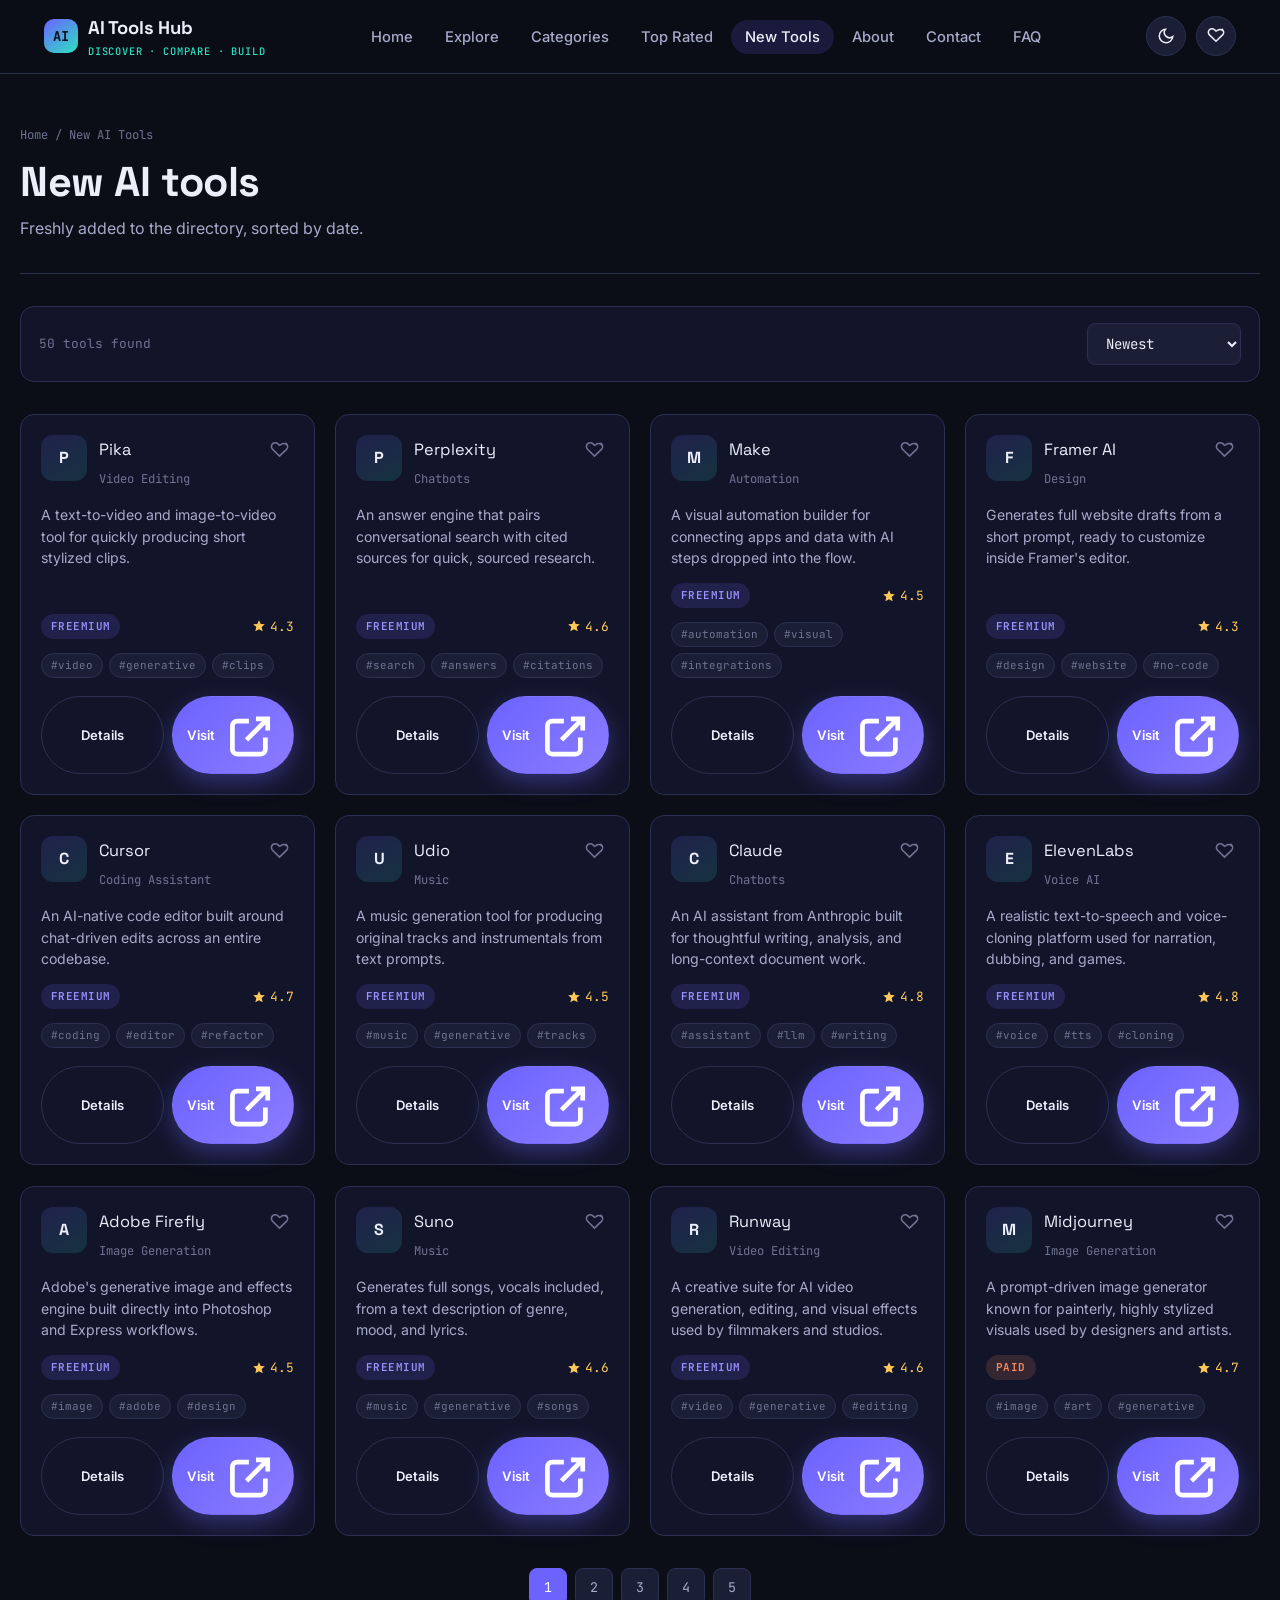
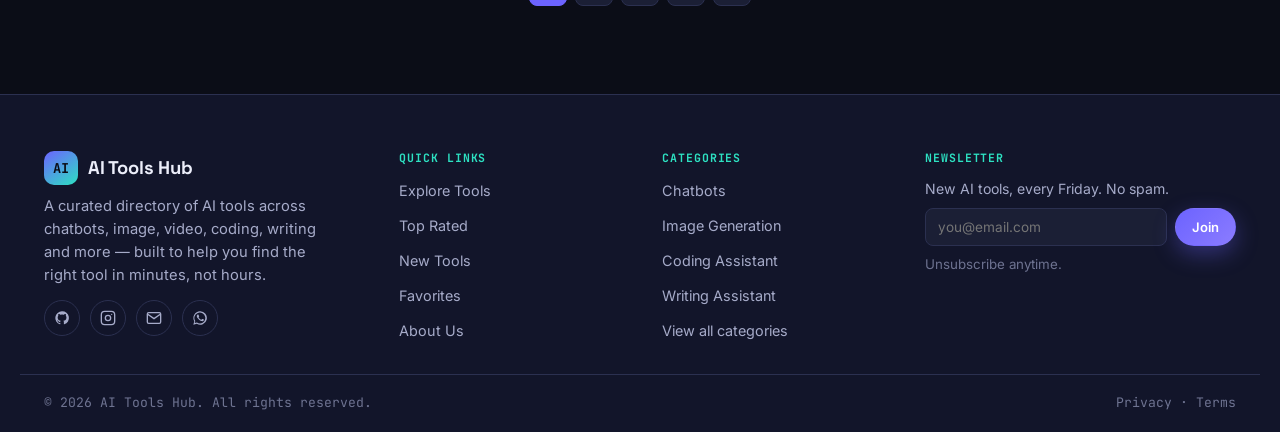
<file: new-tools.html>
<!DOCTYPE html>
<html lang="en">
<head>
<meta charset="UTF-8">
<meta name="viewport" content="width=device-width, initial-scale=1.0">
<title>New AI Tools — AI Tools Hub</title>
<meta name="description" content="The newest AI tools added to the directory.">
<meta name="theme-color" content="#0B0D17">
<link rel="preconnect" href="https://fonts.googleapis.com">
<link rel="preconnect" href="https://fonts.gstatic.com" crossorigin>
<link href="https://fonts.googleapis.com/css2?family=Space+Grotesk:wght@500;600;700&family=Inter:wght@400;500;600;700&family=JetBrains+Mono:wght@400;500;700&display=swap" rel="stylesheet">
<style>
/* ==========================================================================
   variables.css — Design tokens
   Signature direction: a "console" aesthetic — deep indigo surfaces,
   monospace data readouts on tool cards, violet + mint signal colors.
   ========================================================================== */

:root{
  /* ---- Type ---- */
  --font-display: 'Space Grotesk', 'Segoe UI', sans-serif;
  --font-body: 'Inter', 'Segoe UI', sans-serif;
  --font-mono: 'JetBrains Mono', 'Courier New', monospace;

  /* ---- Dark theme (default) ---- */
  --bg-0: #0B0D17;
  --bg-1: #12152400;
  --bg-1-solid: #12152A;
  --bg-2: #1B1F35;
  --bg-3: #242945;
  --border: #2B3050;
  --text-0: #ECEEFA;
  --text-1: #A6ABC9;
  --text-2: #6E7391;

  --accent: #6C63FF;
  --accent-soft: rgba(108,99,255,0.16);
  --accent-2: #2DE1C2;
  --accent-2-soft: rgba(45,225,194,0.14);
  --warn: #FF8A5B;
  --warn-soft: rgba(255,138,91,0.15);
  --danger: #FF5C7A;
  --star: #FFC857;

  --shadow-1: 0 1px 2px rgba(0,0,0,0.4);
  --shadow-2: 0 8px 24px rgba(6,8,20,0.45);
  --shadow-glow: 0 0 0 1px rgba(108,99,255,0.35), 0 12px 32px rgba(108,99,255,0.18);

  --radius-sm: 8px;
  --radius-md: 14px;
  --radius-lg: 22px;
  --radius-pill: 999px;

  --gap-xs: 6px;
  --gap-sm: 12px;
  --gap-md: 20px;
  --gap-lg: 32px;
  --gap-xl: 56px;

  --container: 1240px;
  --dur-fast: 150ms;
  --dur-med: 320ms;
  --dur-slow: 600ms;
  --ease: cubic-bezier(.22,.9,.32,1);
}

[data-theme="light"]{
  --bg-0: #F3F4FB;
  --bg-1-solid: #FFFFFF;
  --bg-2: #FFFFFF;
  --bg-3: #ECEDFA;
  --border: #DFE1F2;
  --text-0: #12142A;
  --text-1: #4C5074;
  --text-2: #7B7FA3;

  --accent-soft: rgba(108,99,255,0.10);
  --accent-2-soft: rgba(45,225,194,0.14);
  --warn-soft: rgba(255,138,91,0.14);

  --shadow-1: 0 1px 2px rgba(20,22,50,0.06);
  --shadow-2: 0 10px 30px rgba(20,22,50,0.09);
  --shadow-glow: 0 0 0 1px rgba(108,99,255,0.25), 0 12px 32px rgba(108,99,255,0.14);
}

@media (prefers-reduced-motion: reduce){
  *{ animation-duration: 0.001ms !important; animation-iteration-count: 1 !important; transition-duration: 0.001ms !important; scroll-behavior: auto !important; }
}
/* ==========================================================================
   style.css — Base + components
   ========================================================================== */

*, *::before, *::after{ box-sizing: border-box; }
html{ scroll-behavior: smooth; }
body{
  margin: 0;
  background: var(--bg-0);
  color: var(--text-0);
  font-family: var(--font-body);
  line-height: 1.55;
  -webkit-font-smoothing: antialiased;
  transition: background var(--dur-med) var(--ease), color var(--dur-med) var(--ease);
}

img{ max-width: 100%; display: block; }
a{ color: inherit; }
h1,h2,h3,h4{ font-family: var(--font-display); line-height: 1.15; margin: 0; letter-spacing: -0.01em; }
p{ margin: 0; }
ul{ margin: 0; padding: 0; }
button{ font-family: inherit; }

:focus-visible{ outline: 2px solid var(--accent-2); outline-offset: 2px; }

.container{ max-width: var(--container); margin: 0 auto; padding: 0 24px; }
.section{ padding: var(--gap-xl) 0; }
.section-tight{ padding: var(--gap-lg) 0; }

.eyebrow{
  font-family: var(--font-mono);
  font-size: 0.72rem;
  letter-spacing: 0.14em;
  text-transform: uppercase;
  color: var(--accent-2);
  display: inline-flex;
  align-items: center;
  gap: 8px;
}
.eyebrow::before{ content:''; width: 18px; height: 1px; background: var(--accent-2); }

.section-head{ display:flex; align-items:flex-end; justify-content:space-between; gap: var(--gap-md); margin-bottom: var(--gap-lg); flex-wrap: wrap; }
.section-head h2{ font-size: clamp(1.5rem, 2.4vw, 2.1rem); margin-top: 8px; }
.section-head p{ color: var(--text-1); max-width: 56ch; margin-top: 8px; }
.section-link{ font-size: 0.88rem; font-weight: 600; color: var(--accent-2); text-decoration:none; white-space: nowrap; }
.section-link:hover{ text-decoration: underline; }

/* ---- Buttons ---- */
.btn{
  display: inline-flex;
  align-items: center;
  justify-content: center;
  gap: 8px;
  padding: 12px 22px;
  border-radius: var(--radius-pill);
  font-weight: 600;
  font-size: 0.92rem;
  text-decoration: none;
  border: 1px solid transparent;
  cursor: pointer;
  transition: transform var(--dur-fast) var(--ease), box-shadow var(--dur-fast) var(--ease), border-color var(--dur-fast) var(--ease), background var(--dur-fast) var(--ease);
}
.btn:active{ transform: scale(0.97); }
.btn-primary{ background: linear-gradient(135deg, var(--accent), #8B7CFF); color: #fff; box-shadow: 0 8px 22px rgba(108,99,255,0.35); }
.btn-primary:hover{ transform: translateY(-2px); }
.btn-ghost{ background: transparent; border-color: var(--border); color: var(--text-0); }
.btn-ghost:hover{ border-color: var(--accent); }
.btn-sm{ padding: 8px 16px; font-size: 0.82rem; }
.btn-block{ width: 100%; }
.btn[disabled]{ opacity: .5; cursor: not-allowed; }

/* ---- Hero ---- */
.hero{
  position: relative;
  overflow: hidden;
  padding: 76px 0 64px;
  border-bottom: 1px solid var(--border);
}
.hero-inner{ position: relative; z-index: 2; max-width: 760px; margin: 0 auto; text-align: center; }
.hero h1{ font-size: clamp(2.2rem, 5.4vw, 3.6rem); }
.hero h1 .accent{ color: var(--accent-2); }
.hero-sub{ margin-top: 18px; color: var(--text-1); font-size: 1.05rem; max-width: 56ch; margin-left:auto; margin-right:auto; }

.console{
  margin: 34px auto 0;
  max-width: 640px;
  background: var(--bg-1-solid);
  border: 1px solid var(--border);
  border-radius: var(--radius-md);
  box-shadow: var(--shadow-2);
  overflow: hidden;
}
.console-bar{
  display: flex; align-items: center; gap: 6px;
  padding: 10px 14px;
  border-bottom: 1px solid var(--border);
  font-family: var(--font-mono);
  font-size: .7rem;
  color: var(--text-2);
}
.console-dot{ width: 9px; height: 9px; border-radius: 50%; background: var(--border); }
.console-dot:nth-child(1){ background:#FF5C7A; }
.console-dot:nth-child(2){ background:#FFC857; }
.console-dot:nth-child(3){ background:#2DE1C2; }
.console-label{ margin-left: 8px; }

.search-form{ display: flex; align-items: center; gap: 10px; padding: 16px 18px; }
.search-form svg{ width: 18px; height: 18px; color: var(--text-2); flex-shrink: 0; }
.search-input{
  flex: 1; min-width: 0;
  background: transparent; border: none; outline: none;
  color: var(--text-0); font-family: var(--font-mono); font-size: 0.95rem;
}
.search-input::placeholder{ color: var(--text-2); }

.hero-stats{ display:flex; gap: var(--gap-lg); justify-content:center; margin-top: 40px; flex-wrap: wrap; }
.hero-stat b{ font-family: var(--font-display); font-size: 1.6rem; display:block; }
.hero-stat span{ color: var(--text-2); font-size: 0.8rem; font-family: var(--font-mono); }

/* ---- Category grid ---- */
.category-grid{ display: grid; grid-template-columns: repeat(5, 1fr); gap: var(--gap-md); }
.category-card{
  background: var(--bg-1-solid);
  border: 1px solid var(--border);
  border-radius: var(--radius-md);
  padding: 20px;
  text-decoration: none;
  color: var(--text-0);
  display: flex; flex-direction: column; gap: 12px;
}
.cat-icon{
  width: 42px; height: 42px; border-radius: var(--radius-sm);
  background: var(--accent-soft);
  color: var(--accent);
  display: grid; place-items: center;
}
.cat-icon svg{ width: 20px; height: 20px; }
.category-card h3{ font-size: 1rem; }
.category-card span{ color: var(--text-2); font-family: var(--font-mono); font-size: 0.76rem; }

/* ---- Tool cards ---- */
.tool-grid{ display: grid; grid-template-columns: repeat(4, 1fr); gap: var(--gap-md); }
.tool-grid.list-view{ grid-template-columns: 1fr; }

.tool-card{
  background: var(--bg-1-solid);
  border: 1px solid var(--border);
  border-radius: var(--radius-md);
  padding: 20px;
  display: flex;
  flex-direction: column;
  gap: 14px;
  position: relative;
}
.tool-top{ display: flex; align-items: flex-start; gap: 12px; }
.tool-logo{
  width: 46px; height: 46px; border-radius: 12px;
  background: linear-gradient(150deg, var(--accent-soft), var(--accent-2-soft));
  color: var(--text-0);
  display: grid; place-items: center;
  font-family: var(--font-display); font-weight: 700;
  flex-shrink: 0;
}
.tool-name-row{ display:flex; align-items:center; justify-content:space-between; gap: 8px; }
.tool-name{ font-family: var(--font-display); font-size: 1.02rem; }
.tool-cat{ color: var(--text-2); font-size: 0.76rem; font-family: var(--font-mono); }

.fav-btn{
  background: none; border: none; cursor: pointer;
  color: var(--text-2);
  width: 30px; height: 30px; display:grid; place-items:center;
  border-radius: 50%;
  flex-shrink: 0;
  transition: color var(--dur-fast) var(--ease), transform var(--dur-fast) var(--ease);
}
.fav-btn svg{ width: 19px; height: 19px; }
.fav-btn:hover{ transform: scale(1.15); }
.fav-btn.active{ color: var(--danger); }
.fav-btn.active svg{ fill: var(--danger); }

.tool-desc{ color: var(--text-1); font-size: 0.88rem; flex: 1; }

.tool-meta-row{ display: flex; align-items: center; justify-content: space-between; gap: 8px; }
.badge{
  font-family: var(--font-mono);
  font-size: 0.68rem;
  font-weight: 600;
  padding: 4px 10px;
  border-radius: var(--radius-pill);
  text-transform: uppercase;
  letter-spacing: 0.04em;
}
.badge-free{ background: var(--accent-2-soft); color: var(--accent-2); }
.badge-freemium{ background: var(--accent-soft); color: #9C93FF; }
.badge-paid{ background: var(--warn-soft); color: var(--warn); }

.rating{ display:flex; align-items:center; gap: 4px; font-family: var(--font-mono); font-size: 0.8rem; color: var(--star); }
.rating svg{ width: 14px; height: 14px; fill: var(--star); }

.tag-row{ display:flex; flex-wrap: wrap; gap: 6px; }
.tag-chip{
  font-family: var(--font-mono);
  font-size: 0.68rem;
  color: var(--text-2);
  background: var(--bg-2);
  border: 1px solid var(--border);
  padding: 3px 9px;
  border-radius: var(--radius-pill);
}

.tool-actions{ display: flex; gap: 8px; margin-top: 4px; }
.tool-actions .btn{ flex: 1; padding: 10px 14px; font-size: 0.82rem; }

/* ---- Filters/toolbar (explore page) ---- */
.toolbar{
  display: flex; flex-wrap: wrap; gap: var(--gap-sm);
  align-items: center; justify-content: space-between;
  background: var(--bg-1-solid);
  border: 1px solid var(--border);
  border-radius: var(--radius-md);
  padding: 16px 18px;
  margin-bottom: var(--gap-lg);
}
.filter-group{ display: flex; flex-wrap: wrap; gap: 8px; }
.chip-btn{
  font-family: var(--font-mono);
  font-size: 0.78rem;
  padding: 7px 14px;
  border-radius: var(--radius-pill);
  border: 1px solid var(--border);
  background: var(--bg-2);
  color: var(--text-1);
  cursor: pointer;
  transition: all var(--dur-fast) var(--ease);
}
.chip-btn:hover{ border-color: var(--accent); color: var(--text-0); }
.chip-btn.active{ background: var(--accent); color: #fff; border-color: var(--accent); }

.select-input, .text-input, textarea.text-input{
  font-family: var(--font-body);
  background: var(--bg-2);
  border: 1px solid var(--border);
  color: var(--text-0);
  border-radius: var(--radius-sm);
  padding: 10px 14px;
  font-size: 0.88rem;
}
.select-input{ font-family: var(--font-mono); }

.results-count{ font-family: var(--font-mono); font-size: 0.8rem; color: var(--text-2); }

.empty-state{
  text-align: center;
  padding: 60px 20px;
  color: var(--text-1);
}
.empty-state svg{ width: 54px; height: 54px; color: var(--text-2); margin: 0 auto 16px; }
.empty-state h3{ margin-bottom: 6px; }

.pagination{ display:flex; justify-content:center; gap: 8px; margin-top: var(--gap-lg); }
.page-btn{
  width: 38px; height: 38px; border-radius: var(--radius-sm);
  border: 1px solid var(--border); background: var(--bg-2); color: var(--text-1);
  font-family: var(--font-mono); cursor: pointer;
}
.page-btn.active{ background: var(--accent); border-color: var(--accent); color:#fff; }

/* ---- Stats section ---- */
.stats-strip{
  display: grid; grid-template-columns: repeat(4,1fr);
  gap: var(--gap-md);
  background: var(--bg-1-solid);
  border: 1px solid var(--border);
  border-radius: var(--radius-lg);
  padding: 36px;
}
.stat-item{ text-align: center; }
.stat-item b{ font-family: var(--font-display); font-size: clamp(1.8rem,3vw,2.6rem); color: var(--accent-2); display:block; }
.stat-item span{ color: var(--text-2); font-family: var(--font-mono); font-size: 0.78rem; }

/* ---- Testimonials ---- */
.testimonial-grid{ display: grid; grid-template-columns: repeat(3,1fr); gap: var(--gap-md); }
.testimonial-card{
  background: var(--bg-1-solid); border: 1px solid var(--border);
  border-radius: var(--radius-md); padding: 24px;
}
.testimonial-card p{ color: var(--text-1); font-size: 0.92rem; }
.testimonial-who{ display:flex; align-items:center; gap: 12px; margin-top: 18px; }
.avatar{
  width: 38px; height: 38px; border-radius: 50%;
  background: linear-gradient(135deg, var(--accent), var(--accent-2));
  display:grid; place-items:center; color:#0B0D17; font-weight:700; font-family: var(--font-display);
}
.who-name{ font-size: 0.86rem; font-weight: 600; }
.who-role{ font-size: 0.76rem; color: var(--text-2); }

/* ---- Newsletter ---- */
.newsletter-panel{
  background: linear-gradient(135deg, var(--bg-2), var(--bg-3));
  border: 1px solid var(--border);
  border-radius: var(--radius-lg);
  padding: 44px;
  text-align: center;
}
.newsletter-panel form{ display:flex; gap:10px; max-width: 460px; margin: 22px auto 0; }
.newsletter-panel input{ flex:1; }

/* ---- Toast ---- */
.toast-stack{ position: fixed; bottom: 24px; left: 24px; z-index: 500; display:flex; flex-direction:column; gap:10px; }
.toast{
  background: var(--bg-1-solid);
  border: 1px solid var(--border);
  border-left: 3px solid var(--accent-2);
  border-radius: var(--radius-sm);
  padding: 12px 16px;
  font-size: 0.85rem;
  box-shadow: var(--shadow-2);
  min-width: 240px;
  animation: slideUp 260ms var(--ease) both;
}
.toast.error{ border-left-color: var(--danger); }
.toast.info{ border-left-color: var(--text-2); }

/* ---- Scroll progress ---- */
.scroll-progress{
  position: fixed; top: 0; left: 0; height: 3px;
  background: linear-gradient(90deg, var(--accent), var(--accent-2));
  width: 0%; z-index: 400;
}

/* ---- Page header (interior pages) ---- */
.page-header{ padding: 52px 0 32px; border-bottom: 1px solid var(--border); }
.breadcrumbs{ font-family: var(--font-mono); font-size: 0.76rem; color: var(--text-2); margin-bottom: 14px; }
.breadcrumbs a{ color: var(--text-2); text-decoration: none; }
.breadcrumbs a:hover{ color: var(--accent-2); }
.page-header h1{ font-size: clamp(1.8rem, 3.6vw, 2.6rem); }
.page-header p{ color: var(--text-1); margin-top: 10px; max-width: 60ch; }

/* ---- Category detail chips (categories page) ---- */
.cat-legend{ display:flex; flex-wrap:wrap; gap: 8px; margin-bottom: var(--gap-lg); }

/* ---- Tool details page ---- */
.details-layout{ display: grid; grid-template-columns: 2fr 1fr; gap: var(--gap-lg); align-items: start; }
.details-main{
  background: var(--bg-1-solid); border: 1px solid var(--border); border-radius: var(--radius-lg); padding: 32px;
}
.details-head{ display:flex; gap: 18px; align-items:flex-start; }
.details-head .tool-logo{ width: 64px; height: 64px; font-size: 1.4rem; border-radius: 16px; }
.details-head h1{ font-size: 1.7rem; }
.details-section{ margin-top: 26px; }
.details-section h3{ font-size: 0.95rem; margin-bottom: 10px; }
.details-section p{ color: var(--text-1); }
.feature-list{ list-style: none; display: flex; flex-direction: column; gap: 10px; }
.feature-list li{ display:flex; gap: 10px; align-items:flex-start; color: var(--text-1); font-size: 0.9rem; }
.feature-list svg{ width: 16px; height: 16px; color: var(--accent-2); margin-top: 3px; flex-shrink: 0; }

.details-side{
  background: var(--bg-1-solid); border: 1px solid var(--border); border-radius: var(--radius-lg); padding: 24px;
  display: flex; flex-direction: column; gap: 16px;
}
.side-row{ display:flex; justify-content: space-between; font-size: 0.86rem; padding: 10px 0; border-bottom: 1px solid var(--border); }
.side-row:last-of-type{ border-bottom: none; }
.side-row span{ color: var(--text-2); }

.related-grid{ display:grid; grid-template-columns: repeat(3,1fr); gap: var(--gap-md); margin-top: var(--gap-md); }

/* ---- FAQ accordion ---- */
.faq-list{ display: flex; flex-direction: column; gap: 12px; max-width: 820px; }
.faq-item{ background: var(--bg-1-solid); border: 1px solid var(--border); border-radius: var(--radius-md); overflow: hidden; }
.faq-q{
  width: 100%; text-align: left; background: none; border: none; cursor: pointer;
  padding: 18px 20px; display:flex; align-items:center; justify-content:space-between; gap: 12px;
  color: var(--text-0); font-weight: 600; font-size: 0.95rem;
}
.faq-q svg{ width: 18px; height: 18px; flex-shrink: 0; transition: transform var(--dur-med) var(--ease); color: var(--text-2); }
.faq-item.open .faq-q svg{ transform: rotate(45deg); color: var(--accent-2); }
.faq-a{ max-height: 0; overflow: hidden; transition: max-height var(--dur-med) var(--ease); }
.faq-a-inner{ padding: 0 20px 20px; color: var(--text-1); font-size: 0.9rem; }
.faq-item.open .faq-a{ max-height: 320px; }

/* ---- Contact / forms ---- */
.form-grid{ display:grid; grid-template-columns: 1fr 1fr; gap: 16px; }
.form-field{ display:flex; flex-direction:column; gap: 6px; margin-bottom: 16px; }
.form-field label{ font-size: 0.82rem; color: var(--text-1); font-weight: 600; }
.form-field .error-msg{ font-size: 0.76rem; color: var(--danger); display:none; }
.form-field.invalid .text-input{ border-color: var(--danger); }
.form-field.invalid .error-msg{ display:block; }
.form-field.full{ grid-column: 1 / -1; }
.contact-layout{ display:grid; grid-template-columns: 1fr 1fr; gap: var(--gap-lg); }
.contact-info-card{ background: var(--bg-1-solid); border:1px solid var(--border); border-radius: var(--radius-lg); padding: 28px; }
.info-row{ display:flex; gap: 12px; align-items:flex-start; margin-bottom: 20px; }
.info-row svg{ width:18px; height:18px; color: var(--accent-2); margin-top:2px; flex-shrink:0; }
.info-row h4{ font-size: 0.9rem; margin-bottom: 2px; }
.info-row span{ color: var(--text-2); font-size: 0.84rem; }

.form-success{
  display:none; background: var(--accent-2-soft); border:1px solid var(--accent-2);
  color: var(--accent-2); padding: 14px 18px; border-radius: var(--radius-sm); font-size: 0.86rem; margin-bottom: 16px;
}
.form-success.show{ display:block; }

/* ---- Legal pages ---- */
.legal-body{ max-width: 780px; }
.legal-body h2{ font-size: 1.2rem; margin-top: 36px; margin-bottom: 10px; }
.legal-body h2:first-child{ margin-top: 0; }
.legal-body p, .legal-body li{ color: var(--text-1); font-size: 0.93rem; margin-bottom: 10px; }
.legal-body ul{ padding-left: 20px; list-style: disc; }
.legal-updated{ font-family: var(--font-mono); font-size: 0.78rem; color: var(--text-2); margin-bottom: 30px; }

/* ---- 404 ---- */
.error-page{ min-height: 60vh; display:flex; flex-direction:column; align-items:center; justify-content:center; text-align:center; padding: 80px 20px; }
.error-code{ font-family: var(--font-display); font-size: clamp(5rem, 16vw, 9rem); color: var(--accent); line-height:1; }
.error-page p{ color: var(--text-1); margin: 14px 0 26px; max-width: 46ch; }

/* ---- Favorites empty ---- */
.fav-toolbar{ display:flex; justify-content:space-between; align-items:center; margin-bottom: var(--gap-lg); flex-wrap: wrap; gap: 12px; }

/* ---- Utility ---- */
.text-center{ text-align:center; }
.mt-lg{ margin-top: var(--gap-lg); }
.flex-center{ display:flex; align-items:center; justify-content:center; }
/* ==========================================================================
   navbar.css
   ========================================================================== */

.site-header{
  position: sticky;
  top: 0;
  z-index: 200;
  background: color-mix(in srgb, var(--bg-0) 88%, transparent);
  backdrop-filter: blur(14px);
  border-bottom: 1px solid var(--border);
}

.navbar{
  max-width: var(--container);
  margin: 0 auto;
  padding: 14px 24px;
  display: flex;
  align-items: center;
  justify-content: space-between;
  gap: var(--gap-md);
}

.brand{
  display: flex;
  align-items: center;
  gap: 10px;
  font-family: var(--font-display);
  font-weight: 700;
  font-size: 1.15rem;
  color: var(--text-0);
  text-decoration: none;
  letter-spacing: -0.01em;
}

.brand-mark{
  width: 34px; height: 34px;
  border-radius: 10px;
  background: linear-gradient(145deg, var(--accent), var(--accent-2));
  display: grid; place-items: center;
  color: #0B0D17;
  font-family: var(--font-mono);
  font-weight: 700;
  font-size: 0.85rem;
  flex-shrink: 0;
}

.brand small{
  font-family: var(--font-mono);
  font-weight: 500;
  color: var(--accent-2);
  font-size: 0.65rem;
  display: block;
  letter-spacing: 0.08em;
}

.nav-links{
  display: flex;
  align-items: center;
  gap: 4px;
  list-style: none;
}

.nav-links a{
  color: var(--text-1);
  text-decoration: none;
  font-size: 0.92rem;
  font-weight: 500;
  padding: 8px 14px;
  border-radius: var(--radius-pill);
  transition: color var(--dur-fast) var(--ease), background var(--dur-fast) var(--ease);
  white-space: nowrap;
}

.nav-links a:hover,
.nav-links a:focus-visible{
  color: var(--text-0);
  background: var(--bg-2);
}

.nav-links a.active{
  color: var(--text-0);
  background: var(--accent-soft);
}

.nav-actions{
  display: flex;
  align-items: center;
  gap: 10px;
}

.icon-btn{
  width: 40px; height: 40px;
  display: grid; place-items: center;
  border-radius: var(--radius-pill);
  border: 1px solid var(--border);
  background: var(--bg-2);
  color: var(--text-0);
  cursor: pointer;
  transition: transform var(--dur-fast) var(--ease), border-color var(--dur-fast) var(--ease);
}
.icon-btn:hover{ border-color: var(--accent); transform: translateY(-1px); }
.icon-btn svg{ width: 18px; height: 18px; }

.theme-toggle .sun{ display:none; }
[data-theme="light"] .theme-toggle .moon{ display:none; }
[data-theme="light"] .theme-toggle .sun{ display:block; }

.fav-count{
  position: absolute;
  top: -4px; right: -4px;
  background: var(--warn);
  color: #1a0a02;
  font-family: var(--font-mono);
  font-size: 0.62rem;
  font-weight: 700;
  min-width: 16px; height: 16px;
  border-radius: 999px;
  display: grid; place-items: center;
  padding: 0 3px;
}

.nav-actions .icon-btn{ position: relative; }

.menu-toggle{ display: none; }

.mobile-drawer{
  display: none;
}

/* Mobile nav */
@media (max-width: 900px){
  .nav-links{ display: none; }
  .menu-toggle{ display: grid; }

  .mobile-drawer{
    display: block;
    position: fixed;
    inset: 0 0 0 auto;
    width: min(78vw, 320px);
    height: 100vh;
    background: var(--bg-1-solid);
    border-left: 1px solid var(--border);
    transform: translateX(100%);
    transition: transform var(--dur-med) var(--ease);
    z-index: 300;
    padding: 24px;
    overflow-y: auto;
  }
  .mobile-drawer.open{ transform: translateX(0); }
  .mobile-drawer ul{ list-style: none; display: flex; flex-direction: column; gap: 4px; margin-top: 28px; }
  .mobile-drawer a{
    display: block; padding: 12px 14px; border-radius: var(--radius-sm);
    color: var(--text-1); text-decoration: none; font-weight: 500;
  }
  .mobile-drawer a.active, .mobile-drawer a:hover{ color: var(--text-0); background: var(--bg-2); }

  .drawer-close{
    display: flex; justify-content: flex-end;
  }

  .drawer-overlay{
    position: fixed; inset: 0; background: rgba(3,4,10,0.55);
    opacity: 0; pointer-events: none; transition: opacity var(--dur-med) var(--ease);
    z-index: 290;
  }
  .drawer-overlay.open{ opacity: 1; pointer-events: auto; }
}
/* ==========================================================================
   footer.css
   ========================================================================== */

.site-footer{
  background: var(--bg-1-solid);
  border-top: 1px solid var(--border);
  margin-top: var(--gap-xl);
}

.footer-top{
  max-width: var(--container);
  margin: 0 auto;
  padding: var(--gap-xl) 24px var(--gap-lg);
  display: grid;
  grid-template-columns: 1.4fr 1fr 1fr 1.2fr;
  gap: var(--gap-lg);
}

.footer-brand p{
  color: var(--text-1);
  font-size: 0.92rem;
  max-width: 32ch;
  margin-top: 10px;
}

.footer-col h4{
  font-family: var(--font-mono);
  text-transform: uppercase;
  letter-spacing: 0.08em;
  font-size: 0.72rem;
  color: var(--accent-2);
  margin-bottom: 14px;
}

.footer-col ul{ list-style: none; display: flex; flex-direction: column; gap: 10px; }
.footer-col a{
  color: var(--text-1);
  text-decoration: none;
  font-size: 0.9rem;
  transition: color var(--dur-fast) var(--ease);
}
.footer-col a:hover{ color: var(--text-0); }

.footer-newsletter form{
  display: flex;
  gap: 8px;
  margin-top: 8px;
}
.footer-newsletter input{
  flex: 1;
  min-width: 0;
  padding: 10px 12px;
  border-radius: var(--radius-sm);
  border: 1px solid var(--border);
  background: var(--bg-2);
  color: var(--text-0);
  font-size: 0.85rem;
}
.footer-newsletter small{ display:block; margin-top: 8px; color: var(--text-2); }

.social-row{
  display: flex;
  gap: 10px;
  margin-top: 14px;
}
.social-row a{
  width: 36px; height: 36px;
  border-radius: 999px;
  border: 1px solid var(--border);
  display: grid; place-items: center;
  color: var(--text-1);
}
.social-row a:hover{ color: var(--accent-2); border-color: var(--accent-2); }
.social-row svg{ width: 16px; height: 16px; }

.footer-bottom{
  border-top: 1px solid var(--border);
  padding: 18px 24px;
  max-width: var(--container);
  margin: 0 auto;
  display: flex;
  align-items: center;
  justify-content: space-between;
  gap: 12px;
  font-size: 0.82rem;
  color: var(--text-2);
  font-family: var(--font-mono);
}

.back-to-top{
  position: fixed;
  right: 24px; bottom: 24px;
  width: 46px; height: 46px;
  border-radius: 999px;
  background: var(--accent);
  color: #fff;
  border: none;
  display: grid; place-items: center;
  cursor: pointer;
  opacity: 0; pointer-events: none;
  transform: translateY(10px);
  transition: all var(--dur-med) var(--ease);
  box-shadow: var(--shadow-2);
  z-index: 150;
}
.back-to-top.show{ opacity: 1; pointer-events: auto; transform: translateY(0); }
.back-to-top svg{ width: 18px; height: 18px; }

@media (max-width: 860px){
  .footer-top{ grid-template-columns: 1fr 1fr; }
  .footer-bottom{ flex-direction: column; text-align: center; }
}
@media (max-width: 520px){
  .footer-top{ grid-template-columns: 1fr; }
}
/* ==========================================================================
   animations.css
   ========================================================================== */

@keyframes fadeIn{ from{ opacity:0; } to{ opacity:1; } }
@keyframes slideUp{ from{ opacity:0; transform: translateY(24px); } to{ opacity:1; transform: translateY(0); } }
@keyframes popIn{ from{ opacity:0; transform: scale(.92); } to{ opacity:1; transform: scale(1); } }
@keyframes spin{ to{ transform: rotate(360deg); } }
@keyframes pulseGlow{
  0%,100%{ box-shadow: 0 0 0 0 rgba(108,99,255,0.35); }
  50%{ box-shadow: 0 0 0 8px rgba(108,99,255,0); }
}
@keyframes gridDrift{
  from{ background-position: 0 0; }
  to{ background-position: 60px 60px; }
}
@keyframes blink{ 50%{ opacity: 0; } }
@keyframes floatY{
  0%,100%{ transform: translateY(0); }
  50%{ transform: translateY(-10px); }
}
@keyframes ripple{
  from{ transform: scale(0); opacity: .55; }
  to{ transform: scale(2.6); opacity: 0; }
}

.fade-in{ animation: fadeIn var(--dur-slow) var(--ease) both; }
.slide-up{ animation: slideUp var(--dur-slow) var(--ease) both; }
.pop-in{ animation: popIn var(--dur-med) var(--ease) both; }

/* Scroll reveal: JS toggles .in-view */
.reveal{
  opacity: 0;
  transform: translateY(28px);
  transition: opacity 700ms var(--ease), transform 700ms var(--ease);
}
.reveal.in-view{ opacity: 1; transform: translateY(0); }
.reveal-stagger > *{ transition-delay: calc(var(--stagger-i, 0) * 70ms); }

/* Hover lift */
.hover-lift{ transition: transform var(--dur-med) var(--ease), box-shadow var(--dur-med) var(--ease); }
.hover-lift:hover{ transform: translateY(-6px); box-shadow: var(--shadow-2); }

/* Card tilt (JS sets --rx/--ry via pointer move) */
.tilt{
  --rx: 0deg; --ry: 0deg;
  transform: perspective(800px) rotateX(var(--rx)) rotateY(var(--ry));
  transition: transform 200ms var(--ease);
  will-change: transform;
}

/* Ripple buttons */
.ripple-btn{ position: relative; overflow: hidden; }
.ripple-span{
  position: absolute;
  border-radius: 999px;
  background: rgba(255,255,255,0.55);
  pointer-events: none;
  animation: ripple 650ms ease-out forwards;
}

/* Loading spinner */
.spinner{
  width: 34px; height: 34px;
  border-radius: 50%;
  border: 3px solid var(--border);
  border-top-color: var(--accent);
  animation: spin 800ms linear infinite;
}
.loading-screen{
  position: fixed; inset: 0; z-index: 999;
  background: var(--bg-0);
  display: grid; place-items: center;
  gap: 14px;
  transition: opacity 500ms var(--ease), visibility 500ms;
}
.loading-screen.hide{ opacity: 0; visibility: hidden; }
.loading-screen span{ font-family: var(--font-mono); color: var(--text-2); font-size: .8rem; letter-spacing: .08em; }

/* Typing effect caret */
.caret{
  display: inline-block; width: 2px; height: 1em;
  background: var(--accent-2);
  margin-left: 2px;
  animation: blink 900ms step-end infinite;
  vertical-align: middle;
}

/* Animated grid backdrop for hero */
.grid-backdrop{
  position: absolute; inset: 0;
  background-image:
    linear-gradient(var(--border) 1px, transparent 1px),
    linear-gradient(90deg, var(--border) 1px, transparent 1px);
  background-size: 42px 42px;
  opacity: 0.35;
  animation: gridDrift 14s linear infinite;
  mask-image: radial-gradient(ellipse at 50% 0%, black 40%, transparent 78%);
}
.floaty{ animation: floatY 6s ease-in-out infinite; }

/* Counters (JS drives the number, this is just presentational) */
.counter-num{ font-variant-numeric: tabular-nums; }

/* Skeleton / lazy loading shimmer */
@keyframes shimmer{ 0%{ background-position: -300px 0; } 100%{ background-position: 300px 0; } }
.skeleton{
  background: linear-gradient(90deg, var(--bg-2) 25%, var(--bg-3) 37%, var(--bg-2) 63%);
  background-size: 300px 100%;
  animation: shimmer 1.4s linear infinite;
  border-radius: var(--radius-md);
}
/* ==========================================================================
   responsive.css — mobile-first breakpoint overrides
   ========================================================================== */

@media (max-width: 1080px){
  .category-grid{ grid-template-columns: repeat(3,1fr); }
  .tool-grid{ grid-template-columns: repeat(3,1fr); }
  .testimonial-grid{ grid-template-columns: repeat(2,1fr); }
  .stats-strip{ grid-template-columns: repeat(2,1fr); }
}

@media (max-width: 860px){
  .details-layout{ grid-template-columns: 1fr; }
  .contact-layout{ grid-template-columns: 1fr; }
  .related-grid{ grid-template-columns: repeat(2,1fr); }
}

@media (max-width: 720px){
  .category-grid{ grid-template-columns: repeat(2,1fr); }
  .tool-grid{ grid-template-columns: repeat(2,1fr); }
  .testimonial-grid{ grid-template-columns: 1fr; }
  .stats-strip{ grid-template-columns: repeat(2,1fr); gap: var(--gap-md); padding: 24px; }
  .hero{ padding: 56px 0 44px; }
  .form-grid{ grid-template-columns: 1fr; }
  .toolbar{ flex-direction: column; align-items: stretch; }
  .section-head{ flex-direction: column; align-items: flex-start; }
}

@media (max-width: 520px){
  .category-grid{ grid-template-columns: 1fr 1fr; }
  .tool-grid{ grid-template-columns: 1fr; }
  .related-grid{ grid-template-columns: 1fr; }
  .footer-newsletter form{ flex-direction: column; }
  .hero-stats{ gap: var(--gap-md); }
  .navbar{ padding: 12px 16px; }
  .container{ padding: 0 16px; }
  .details-head{ flex-direction: column; }
  .back-to-top{ right: 16px; bottom: 16px; }
}

</style>
</head>
<body data-page="new-tools">

<div class="loading-screen"><div class="spinner"></div><span>LOADING AI TOOLS HUB&hellip;</span></div>
<div class="scroll-progress"></div>
<div class="drawer-overlay"></div>

<header class="site-header">
  <nav class="navbar">
    <a href="index.html" class="brand">
      <span class="brand-mark">AI</span>
      <span>AI Tools Hub<small>DISCOVER &middot; COMPARE &middot; BUILD</small></span>
    </a>
    <ul class="nav-links">
      <li><a href="index.html">Home</a></li>
      <li><a href="explore.html">Explore</a></li>
      <li><a href="categories.html">Categories</a></li>
      <li><a href="top-rated.html">Top Rated</a></li>
      <li><a href="new-tools.html" class="active">New Tools</a></li>
      <li><a href="about.html">About</a></li>
      <li><a href="contact.html">Contact</a></li>
      <li><a href="faq.html">FAQ</a></li>
    </ul>
    <div class="nav-actions">
      <button class="icon-btn theme-toggle" aria-label="Toggle dark or light theme">
        <svg class="moon" viewBox="0 0 24 24" fill="none" stroke="currentColor" stroke-width="2"><path d="M21 12.8A9 9 0 1 1 11.2 3 7 7 0 0 0 21 12.8z"/></svg>
        <svg class="sun" viewBox="0 0 24 24" fill="none" stroke="currentColor" stroke-width="2"><circle cx="12" cy="12" r="4"/><path d="M12 2v2M12 20v2M4.9 4.9l1.4 1.4M17.7 17.7l1.4 1.4M2 12h2M20 12h2M4.9 19.1l1.4-1.4M17.7 6.3l1.4-1.4"/></svg>
      </button>
      <a class="icon-btn" href="favorites.html" aria-label="View favorites">
        <svg viewBox="0 0 24 24" fill="none" stroke="currentColor" stroke-width="2"><path d="M20.8 4.6c-1.9-1.9-5-1.9-6.9 0L12 5.5l-1.9-1.9c-1.9-1.9-5-1.9-6.9 0-1.9 1.9-1.9 5 0 6.9L12 19.1l8.8-8.6c1.9-1.9 1.9-5 0-6.9z"/></svg>
        <span class="fav-count">0</span>
      </a>
      <button class="icon-btn menu-toggle" aria-label="Open menu">
        <svg viewBox="0 0 24 24" fill="none" stroke="currentColor" stroke-width="2"><path d="M3 6h18M3 12h18M3 18h18"/></svg>
      </button>
    </div>
  </nav>
</header>

<div class="mobile-drawer">
  <div class="drawer-close">
    <button class="icon-btn" aria-label="Close menu">
      <svg viewBox="0 0 24 24" fill="none" stroke="currentColor" stroke-width="2"><path d="M18 6L6 18M6 6l12 12"/></svg>
    </button>
  </div>
  <ul>
    <li><a href="index.html">Home</a></li>
    <li><a href="explore.html">Explore</a></li>
    <li><a href="categories.html">Categories</a></li>
    <li><a href="top-rated.html">Top Rated</a></li>
    <li><a href="new-tools.html" class="active">New Tools</a></li>
    <li><a href="about.html">About</a></li>
    <li><a href="contact.html">Contact</a></li>
    <li><a href="faq.html">FAQ</a></li>
    <li><a href="favorites.html">Favorites</a></li>
    <li><a href="privacy.html">Privacy Policy</a></li>
    <li><a href="terms.html">Terms & Conditions</a></li>
  </ul>
</div>

<main>

<div class="page-header container">
  <div class="breadcrumbs"><a href="index.html">Home</a> / New AI Tools</div>
  <h1>New AI tools</h1>
  <p>Freshly added to the directory, sorted by date.</p>
</div>
<div class="section-tight container">
  <div class="toolbar">
    <span class="results-count"></span>
    <select class="select-input" data-role="sort-select">
      <option value="newest">Newest</option>
      <option value="rating">Highest rated</option>
      <option value="popular">Most popular</option>
      <option value="name">Name A&ndash;Z</option>
    </select>
  </div>
  <div class="tool-grid"></div>
  <div class="empty-state" style="display:none;">
    <svg viewBox="0 0 24 24" fill="none" stroke="currentColor" stroke-width="1.5"><circle cx="11" cy="11" r="7"/><path d="M21 21l-4.3-4.3"/></svg>
    <h3>No results found</h3><p>Try clearing a filter.</p>
  </div>
  <div class="pagination"></div>
</div>

</main>

<footer class="site-footer">
  <div class="footer-top">
    <div class="footer-brand">
      <a href="index.html" class="brand"><span class="brand-mark">AI</span><span>AI Tools Hub</span></a>
      <p>A curated directory of AI tools across chatbots, image, video, coding, writing and more &mdash; built to help you find the right tool in minutes, not hours.</p>
      <div class="social-row">
        <a href="https://github.com/jv-patel" target="_blank" rel="noopener" aria-label="GitHub"><svg viewBox="0 0 24 24" fill="currentColor"><path d="M12 2a10 10 0 0 0-3.2 19.5c.5.1.7-.2.7-.5v-1.7c-2.8.6-3.4-1.3-3.4-1.3-.5-1.1-1.1-1.5-1.1-1.5-.9-.6.1-.6.1-.6 1 .1 1.5 1 1.5 1 .9 1.5 2.3 1.1 2.9.8.1-.7.4-1.1.6-1.4-2.3-.3-4.6-1.1-4.6-5 0-1.1.4-2 1-2.6-.1-.3-.5-1.3.1-2.7 0 0 .9-.3 2.9 1a10 10 0 0 1 5.2 0c2-1.3 2.9-1 2.9-1 .6 1.4.2 2.4.1 2.7.6.6 1 1.5 1 2.6 0 3.9-2.3 4.7-4.6 5 .4.3.7 1 .7 1.9v2.8c0 .3.2.6.7.5A10 10 0 0 0 12 2z"/></svg></a>
        <a href="https://www.instagram.com/jeel_ptl_.2515?igsh=MTcyYmI2Yjl2MjRzaQ==" target="_blank" rel="noopener" aria-label="Instagram"><svg viewBox="0 0 24 24" fill="none" stroke="currentColor" stroke-width="2"><rect x="2" y="2" width="20" height="20" rx="5"/><circle cx="12" cy="12" r="4"/><circle cx="17.5" cy="6.5" r="1" fill="currentColor" stroke="none"/></svg></a>
        <a href="mailto:jeelpatel0038@gmail.com" aria-label="Gmail"><svg viewBox="0 0 24 24" fill="none" stroke="currentColor" stroke-width="2"><rect x="2" y="4" width="20" height="16" rx="2"/><path d="m22 6-10 7L2 6"/></svg></a>
        <a href="https://wa.me/919723415082" target="_blank" rel="noopener" aria-label="WhatsApp"><svg viewBox="0 0 24 24" fill="currentColor"><path d="M17.5 14.4c-.3-.1-1.6-.8-1.9-.9-.2-.1-.4-.1-.6.1-.2.3-.7.9-.8 1-.2.2-.3.2-.5.1-.3-.1-1.2-.4-2.2-1.4-.8-.7-1.4-1.6-1.5-1.9-.2-.3 0-.4.1-.6.1-.1.3-.3.4-.5.1-.1.2-.3.2-.4.1-.2 0-.3 0-.5-.1-.1-.6-1.4-.8-2-.2-.5-.4-.4-.6-.5h-.5c-.2 0-.5.1-.7.3-.2.3-.9.9-.9 2.1s.9 2.5 1.1 2.7c.1.2 1.9 2.9 4.6 4 .6.3 1.1.4 1.5.6.6.2 1.2.2 1.6.1.5-.1 1.6-.6 1.8-1.3.2-.6.2-1.1.2-1.3-.1-.1-.3-.2-.5-.3z"/><path d="M12 2a10 10 0 0 0-8.6 15L2 22l5.2-1.4A10 10 0 1 0 12 2zm0 18.2c-1.6 0-3.2-.4-4.5-1.3l-.3-.2-3.1.8.8-3-.2-.3A8.2 8.2 0 1 1 12 20.2z"/></svg></a>
      </div>
    </div>

    <div class="footer-col">
      <h4>Quick Links</h4>
      <ul>
        <li><a href="explore.html">Explore Tools</a></li>
        <li><a href="top-rated.html">Top Rated</a></li>
        <li><a href="new-tools.html">New Tools</a></li>
        <li><a href="favorites.html">Favorites</a></li>
        <li><a href="about.html">About Us</a></li>
      </ul>
    </div>
    <div class="footer-col">
      <h4>Categories</h4>
      <ul>
        <li><a href="explore.html?category=chatbots">Chatbots</a></li>
        <li><a href="explore.html?category=image">Image Generation</a></li>
        <li><a href="explore.html?category=coding">Coding Assistant</a></li>
        <li><a href="explore.html?category=writing">Writing Assistant</a></li>
        <li><a href="categories.html">View all categories</a></li>
      </ul>
    </div>
    <div class="footer-col footer-newsletter">
      <h4>Newsletter</h4>
      <p style="color:var(--text-1); font-size:0.88rem;">New AI tools, every Friday. No spam.</p>
      <form novalidate>
        <input type="email" class="text-input" placeholder="you@email.com" required aria-label="Email address">
        <button type="submit" class="btn btn-primary btn-sm ripple-btn">Join</button>
      </form>
      <small>Unsubscribe anytime.</small>
    </div>
  </div>
  <div class="footer-bottom">
    <span>&copy; <span data-year></span> AI Tools Hub. All rights reserved.</span>
    <span><a href="privacy.html" style="color:inherit;text-decoration:none;">Privacy</a> &middot; <a href="terms.html" style="color:inherit;text-decoration:none;">Terms</a></span>
  </div>
</footer>

<button class="back-to-top" aria-label="Back to top">
  <svg viewBox="0 0 24 24" fill="none" stroke="currentColor" stroke-width="2"><path d="M12 19V5M5 12l7-7 7 7"/></svg>
</button>

<script>
/* ==========================================================================
   data.js — Static dataset for AI Tools Hub
   Contains category metadata and the tool catalog. In a production app this
   would come from an API; here it's a module-level constant so every page
   (explore, categories, favorites, details) can share one source of truth.
   ========================================================================== */

const CATEGORIES = [
  { id: 'chatbots',    name: 'Chatbots',          icon: 'chat' },
  { id: 'image',       name: 'Image Generation',  icon: 'image' },
  { id: 'video',       name: 'Video Editing',     icon: 'video' },
  { id: 'coding',      name: 'Coding Assistant',  icon: 'code' },
  { id: 'writing',     name: 'Writing Assistant', icon: 'pen' },
  { id: 'voice',       name: 'Voice AI',          icon: 'mic' },
  { id: 'productivity',name: 'Productivity',      icon: 'bolt' },
  { id: 'marketing',   name: 'Marketing',         icon: 'megaphone' },
  { id: 'design',      name: 'Design',            icon: 'pen-tool' },
  { id: 'education',   name: 'Education',         icon: 'book' },
  { id: 'music',       name: 'Music',             icon: 'music' },
  { id: 'business',    name: 'Business',          icon: 'briefcase' },
  { id: 'finance',     name: 'Finance',           icon: 'coin' },
  { id: 'research',    name: 'Research',          icon: 'search' },
  { id: 'automation',  name: 'Automation',        icon: 'gear' }
];

/* pricing: "Free" | "Freemium" | "Paid"
   dateAdded: ISO date, newer = higher on "New AI Tools"
   popularity: 0-100, used for "Most Popular" sort and Trending section        */
const TOOLS = [
  { id:1, name:'ChatGPT', category:'chatbots', logo:'C', pricing:'Freemium', rating:4.8, popularity:99, dateAdded:'2025-11-02',
    desc:'A general-purpose conversational assistant for writing, brainstorming, coding help and everyday Q&A.',
    tags:['assistant','llm','conversation'], site:'https://chat.openai.com', featured:true, trending:true },
  { id:2, name:'Claude', category:'chatbots', logo:'C', pricing:'Freemium', rating:4.8, popularity:97, dateAdded:'2025-12-10',
    desc:'An AI assistant from Anthropic built for thoughtful writing, analysis, and long-context document work.',
    tags:['assistant','llm','writing'], site:'https://claude.ai', featured:true, trending:true },
  { id:3, name:'Gemini', category:'chatbots', logo:'G', pricing:'Freemium', rating:4.5, popularity:93, dateAdded:'2025-10-15',
    desc:'Google\'s multimodal assistant integrated across Search, Workspace, and Android for everyday tasks.',
    tags:['assistant','llm','multimodal'], site:'https://gemini.google.com', featured:true, trending:false },
  { id:4, name:'Perplexity', category:'chatbots', logo:'P', pricing:'Freemium', rating:4.6, popularity:90, dateAdded:'2026-01-05',
    desc:'An answer engine that pairs conversational search with cited sources for quick, sourced research.',
    tags:['search','answers','citations'], site:'https://perplexity.ai', featured:false, trending:true },
  { id:5, name:'Microsoft Copilot', category:'chatbots', logo:'M', pricing:'Freemium', rating:4.3, popularity:85, dateAdded:'2025-09-20',
    desc:'A conversational assistant woven into Windows and Microsoft 365 for drafting, summarizing and search.',
    tags:['assistant','office','windows'], site:'https://copilot.microsoft.com', featured:false, trending:false },

  { id:6, name:'Midjourney', category:'image', logo:'M', pricing:'Paid', rating:4.7, popularity:96, dateAdded:'2025-11-20',
    desc:'A prompt-driven image generator known for painterly, highly stylized visuals used by designers and artists.',
    tags:['image','art','generative'], site:'https://midjourney.com', featured:true, trending:true },
  { id:7, name:'DALL·E 3', category:'image', logo:'D', pricing:'Freemium', rating:4.5, popularity:91, dateAdded:'2025-08-14',
    desc:'OpenAI\'s image model that turns natural-language prompts into detailed, editable illustrations.',
    tags:['image','art','openai'], site:'https://openai.com/dall-e-3', featured:true, trending:false },
  { id:8, name:'Stable Diffusion', category:'image', logo:'S', pricing:'Free', rating:4.4, popularity:88, dateAdded:'2025-07-01',
    desc:'An open-weights image generation model that can run locally and be fine-tuned for custom styles.',
    tags:['image','open-source','local'], site:'https://stability.ai', featured:false, trending:false },
  { id:9, name:'Adobe Firefly', category:'image', logo:'A', pricing:'Freemium', rating:4.5, popularity:87, dateAdded:'2025-12-01',
    desc:'Adobe\'s generative image and effects engine built directly into Photoshop and Express workflows.',
    tags:['image','adobe','design'], site:'https://firefly.adobe.com', featured:false, trending:true },

  { id:10, name:'Runway', category:'video', logo:'R', pricing:'Freemium', rating:4.6, popularity:92, dateAdded:'2025-11-28',
    desc:'A creative suite for AI video generation, editing, and visual effects used by filmmakers and studios.',
    tags:['video','generative','editing'], site:'https://runwayml.com', featured:true, trending:true },
  { id:11, name:'Pika', category:'video', logo:'P', pricing:'Freemium', rating:4.3, popularity:83, dateAdded:'2026-01-10',
    desc:'A text-to-video and image-to-video tool for quickly producing short stylized clips.',
    tags:['video','generative','clips'], site:'https://pika.art', featured:false, trending:true },
  { id:12, name:'Descript', category:'video', logo:'D', pricing:'Freemium', rating:4.7, popularity:89, dateAdded:'2025-06-19',
    desc:'An editor that lets you cut video and audio by editing a text transcript, plus AI voice cleanup.',
    tags:['video','podcast','transcript'], site:'https://descript.com', featured:true, trending:false },
  { id:13, name:'Synthesia', category:'video', logo:'S', pricing:'Paid', rating:4.5, popularity:86, dateAdded:'2025-09-05',
    desc:'Generates talking-head videos from text using AI avatars, popular for training and marketing content.',
    tags:['video','avatar','training'], site:'https://synthesia.io', featured:false, trending:false },

  { id:14, name:'GitHub Copilot', category:'coding', logo:'G', pricing:'Freemium', rating:4.6, popularity:95, dateAdded:'2025-10-02',
    desc:'An in-editor pair programmer that suggests code, tests, and whole functions as you type.',
    tags:['coding','ide','autocomplete'], site:'https://github.com/features/copilot', featured:true, trending:true },
  { id:15, name:'Cursor', category:'coding', logo:'C', pricing:'Freemium', rating:4.7, popularity:94, dateAdded:'2025-12-18',
    desc:'An AI-native code editor built around chat-driven edits across an entire codebase.',
    tags:['coding','editor','refactor'], site:'https://cursor.sh', featured:true, trending:true },
  { id:16, name:'Tabnine', category:'coding', logo:'T', pricing:'Freemium', rating:4.1, popularity:76, dateAdded:'2025-05-11',
    desc:'A privacy-focused code completion tool that can run on private infrastructure for enterprise teams.',
    tags:['coding','privacy','enterprise'], site:'https://tabnine.com', featured:false, trending:false },
  { id:17, name:'Codeium', category:'coding', logo:'C', pricing:'Free', rating:4.4, popularity:80, dateAdded:'2025-08-22',
    desc:'A free code-completion and chat assistant supporting dozens of languages and major editors.',
    tags:['coding','free','autocomplete'], site:'https://codeium.com', featured:false, trending:false },

  { id:18, name:'Jasper', category:'writing', logo:'J', pricing:'Paid', rating:4.3, popularity:82, dateAdded:'2025-07-30',
    desc:'A brand-voice-aware writing platform built for marketing teams producing long-form campaign copy.',
    tags:['writing','marketing','brand'], site:'https://jasper.ai', featured:false, trending:false },
  { id:19, name:'Copy.ai', category:'writing', logo:'C', pricing:'Freemium', rating:4.2, popularity:78, dateAdded:'2025-06-14',
    desc:'A workflow-based copywriting tool for generating ad copy, emails, and product descriptions fast.',
    tags:['writing','copywriting','ads'], site:'https://copy.ai', featured:false, trending:false },
  { id:20, name:'Writesonic', category:'writing', logo:'W', pricing:'Freemium', rating:4.1, popularity:74, dateAdded:'2025-04-09',
    desc:'An article and landing-page writer with SEO-focused templates for content teams.',
    tags:['writing','seo','articles'], site:'https://writesonic.com', featured:false, trending:false },

  { id:21, name:'ElevenLabs', category:'voice', logo:'E', pricing:'Freemium', rating:4.8, popularity:93, dateAdded:'2025-12-05',
    desc:'A realistic text-to-speech and voice-cloning platform used for narration, dubbing, and games.',
    tags:['voice','tts','cloning'], site:'https://elevenlabs.io', featured:true, trending:true },
  { id:22, name:'Murf AI', category:'voice', logo:'M', pricing:'Freemium', rating:4.4, popularity:81, dateAdded:'2025-08-01',
    desc:'A studio for generating voiceovers with adjustable tone and pacing for videos and presentations.',
    tags:['voice','voiceover','studio'], site:'https://murf.ai', featured:false, trending:false },
  { id:23, name:'Play.ht', category:'voice', logo:'P', pricing:'Freemium', rating:4.3, popularity:77, dateAdded:'2025-05-27',
    desc:'Text-to-speech API and app offering ultra-realistic voices for apps, podcasts, and audiobooks.',
    tags:['voice','api','audiobook'], site:'https://play.ht', featured:false, trending:false },

  { id:24, name:'Notion AI', category:'productivity', logo:'N', pricing:'Freemium', rating:4.5, popularity:89, dateAdded:'2025-09-17',
    desc:'Built into Notion docs to summarize, draft, translate, and organize notes and project pages.',
    tags:['productivity','notes','docs'], site:'https://notion.so/product/ai', featured:true, trending:false },
  { id:25, name:'Motion', category:'productivity', logo:'M', pricing:'Paid', rating:4.4, popularity:79, dateAdded:'2025-10-29',
    desc:'An AI calendar planner that automatically schedules tasks and meetings around your priorities.',
    tags:['productivity','calendar','planning'], site:'https://usemotion.com', featured:false, trending:true },
  { id:26, name:'Otter.ai', category:'productivity', logo:'O', pricing:'Freemium', rating:4.4, popularity:84, dateAdded:'2025-07-08',
    desc:'Records and transcribes meetings in real time with automated summaries and action items.',
    tags:['productivity','meetings','transcription'], site:'https://otter.ai', featured:false, trending:false },

  { id:27, name:'AdCreative.ai', category:'marketing', logo:'A', pricing:'Paid', rating:4.2, popularity:75, dateAdded:'2025-06-25',
    desc:'Generates ad creatives and banner variations optimized for click-through and conversion testing.',
    tags:['marketing','ads','creative'], site:'https://adcreative.ai', featured:false, trending:false },
  { id:28, name:'Surfer SEO', category:'marketing', logo:'S', pricing:'Paid', rating:4.5, popularity:83, dateAdded:'2025-11-11',
    desc:'Analyzes top-ranking pages to guide content structure, keywords, and on-page SEO scoring.',
    tags:['marketing','seo','content'], site:'https://surferseo.com', featured:false, trending:true },
  { id:29, name:'Persado', category:'marketing', logo:'P', pricing:'Paid', rating:4.0, popularity:68, dateAdded:'2025-03-19',
    desc:'Uses language analytics to test and select emotionally resonant marketing messages at scale.',
    tags:['marketing','messaging','enterprise'], site:'https://persado.com', featured:false, trending:false },

  { id:30, name:'Canva Magic Studio', category:'design', logo:'C', pricing:'Freemium', rating:4.6, popularity:90, dateAdded:'2025-10-08',
    desc:'A suite of generative design tools inside Canva for backgrounds, layouts, and one-click edits.',
    tags:['design','templates','generative'], site:'https://canva.com/magic', featured:true, trending:false },
  { id:31, name:'Uizard', category:'design', logo:'U', pricing:'Freemium', rating:4.1, popularity:71, dateAdded:'2025-05-02',
    desc:'Turns sketches or text prompts into editable UI mockups and clickable prototypes.',
    tags:['design','ui','prototyping'], site:'https://uizard.io', featured:false, trending:false },
  { id:32, name:'Framer AI', category:'design', logo:'F', pricing:'Freemium', rating:4.3, popularity:80, dateAdded:'2025-12-22',
    desc:'Generates full website drafts from a short prompt, ready to customize inside Framer\'s editor.',
    tags:['design','website','no-code'], site:'https://framer.com/ai', featured:false, trending:true },

  { id:33, name:'Khanmigo', category:'education', logo:'K', pricing:'Paid', rating:4.5, popularity:79, dateAdded:'2025-08-30',
    desc:'A Socratic tutoring assistant from Khan Academy that guides students through problems step by step.',
    tags:['education','tutor','k12'], site:'https://khanacademy.org/khan-labs', featured:false, trending:false },
  { id:34, name:'Duolingo Max', category:'education', logo:'D', pricing:'Paid', rating:4.4, popularity:81, dateAdded:'2025-09-25',
    desc:'Adds AI-powered role-play conversations and mistake explanations to Duolingo language lessons.',
    tags:['education','language','practice'], site:'https://duolingo.com/max', featured:false, trending:false },
  { id:35, name:'Quizlet Q-Chat', category:'education', logo:'Q', pricing:'Freemium', rating:4.0, popularity:66, dateAdded:'2025-04-16',
    desc:'An adaptive study chatbot that quizzes students on their own Quizlet flashcard sets.',
    tags:['education','flashcards','study'], site:'https://quizlet.com', featured:false, trending:false },

  { id:36, name:'Suno', category:'music', logo:'S', pricing:'Freemium', rating:4.6, popularity:88, dateAdded:'2025-11-30',
    desc:'Generates full songs, vocals included, from a text description of genre, mood, and lyrics.',
    tags:['music','generative','songs'], site:'https://suno.com', featured:true, trending:true },
  { id:37, name:'Udio', category:'music', logo:'U', pricing:'Freemium', rating:4.5, popularity:85, dateAdded:'2025-12-14',
    desc:'A music generation tool for producing original tracks and instrumentals from text prompts.',
    tags:['music','generative','tracks'], site:'https://udio.com', featured:false, trending:true },
  { id:38, name:'AIVA', category:'music', logo:'A', pricing:'Freemium', rating:4.2, popularity:70, dateAdded:'2025-02-27',
    desc:'Composes original instrumental scores for films, games, and ads in a range of musical styles.',
    tags:['music','composition','scoring'], site:'https://aiva.ai', featured:false, trending:false },

  { id:39, name:'Gong', category:'business', logo:'G', pricing:'Paid', rating:4.5, popularity:82, dateAdded:'2025-07-19',
    desc:'Analyzes sales calls and emails to surface deal risk, coaching moments, and pipeline insight.',
    tags:['business','sales','analytics'], site:'https://gong.io', featured:false, trending:false },
  { id:40, name:'Clay', category:'business', logo:'C', pricing:'Paid', rating:4.4, popularity:77, dateAdded:'2025-10-24',
    desc:'Combines dozens of data sources with AI enrichment to build targeted outbound prospect lists.',
    tags:['business','sales','data'], site:'https://clay.com', featured:false, trending:true },
  { id:41, name:'Fathom', category:'business', logo:'F', pricing:'Free', rating:4.6, popularity:80, dateAdded:'2025-06-06',
    desc:'Records video calls and auto-generates summaries and CRM-ready notes after every meeting.',
    tags:['business','meetings','notes'], site:'https://fathom.video', featured:false, trending:false },

  { id:42, name:'Cleo', category:'finance', logo:'C', pricing:'Freemium', rating:4.3, popularity:73, dateAdded:'2025-05-15',
    desc:'A budgeting chatbot that tracks spending and nudges users toward savings goals with a playful tone.',
    tags:['finance','budgeting','personal'], site:'https://meetcleo.com', featured:false, trending:false },
  { id:43, name:'Vic.ai', category:'finance', logo:'V', pricing:'Paid', rating:4.1, popularity:65, dateAdded:'2025-03-04',
    desc:'Automates invoice processing and approval workflows for accounting teams.',
    tags:['finance','accounting','automation'], site:'https://vic.ai', featured:false, trending:false },
  { id:44, name:'Rho', category:'finance', logo:'R', pricing:'Freemium', rating:4.2, popularity:62, dateAdded:'2025-09-12',
    desc:'A business banking and spend-management platform with AI-assisted expense categorization.',
    tags:['finance','banking','expenses'], site:'https://rho.co', featured:false, trending:false },

  { id:45, name:'Elicit', category:'research', logo:'E', pricing:'Freemium', rating:4.5, popularity:78, dateAdded:'2025-08-11',
    desc:'Helps researchers search, summarize, and extract data from academic papers automatically.',
    tags:['research','papers','literature'], site:'https://elicit.com', featured:false, trending:false },
  { id:46, name:'Consensus', category:'research', logo:'C', pricing:'Freemium', rating:4.4, popularity:76, dateAdded:'2025-11-06',
    desc:'A search engine that answers questions using findings pulled directly from peer-reviewed studies.',
    tags:['research','papers','evidence'], site:'https://consensus.app', featured:false, trending:true },
  { id:47, name:'Scite', category:'research', logo:'S', pricing:'Paid', rating:4.2, popularity:64, dateAdded:'2025-02-14',
    desc:'Shows how a paper has been cited — supporting, contrasting, or mentioning — to gauge its reliability.',
    tags:['research','citations','academic'], site:'https://scite.ai', featured:false, trending:false },

  { id:48, name:'Zapier AI', category:'automation', logo:'Z', pricing:'Freemium', rating:4.4, popularity:84, dateAdded:'2025-10-19',
    desc:'Lets you describe a workflow in plain language and have Zapier build the automation for you.',
    tags:['automation','workflow','integrations'], site:'https://zapier.com/ai', featured:false, trending:false },
  { id:49, name:'Make', category:'automation', logo:'M', pricing:'Freemium', rating:4.5, popularity:81, dateAdded:'2025-12-27',
    desc:'A visual automation builder for connecting apps and data with AI steps dropped into the flow.',
    tags:['automation','visual','integrations'], site:'https://make.com', featured:false, trending:true },
  { id:50, name:'n8n', category:'automation', logo:'N', pricing:'Free', rating:4.6, popularity:79, dateAdded:'2025-07-23',
    desc:'An open-source, self-hostable workflow automation tool with native AI node support.',
    tags:['automation','open-source','self-hosted'], site:'https://n8n.io', featured:false, trending:false }
];

/* Simple helpers shared across pages */
function getCategoryName(id) {
  const c = CATEGORIES.find(c => c.id === id);
  return c ? c.name : id;
}

function getToolCount(categoryId) {
  return TOOLS.filter(t => t.category === categoryId).length;
}
/* ==========================================================================
   storage.js — thin wrapper around localStorage
   Centralizing key names and JSON (de)serialization here means every other
   file just calls Storage.get/set and never touches localStorage directly.
   ========================================================================== */

const Storage = {
  KEYS: {
    THEME: 'aith_theme',
    FAVORITES: 'aith_favorites'
  },

  get(key, fallback){
    try{
      const raw = localStorage.getItem(key);
      if(raw === null) return fallback;
      return JSON.parse(raw);
    }catch(e){
      console.warn('Storage.get failed for', key, e);
      return fallback;
    }
  },

  set(key, value){
    try{
      localStorage.setItem(key, JSON.stringify(value));
      return true;
    }catch(e){
      console.warn('Storage.set failed for', key, e);
      return false;
    }
  },

  remove(key){
    try{ localStorage.removeItem(key); }catch(e){ /* ignore */ }
  }
};
/* ==========================================================================
   theme.js — dark/light mode switch, persisted to localStorage
   ========================================================================== */

const ThemeManager = {
  init(){
    const saved = Storage.get(Storage.KEYS.THEME, 'dark');
    this.apply(saved);

    document.querySelectorAll('.theme-toggle').forEach(btn => {
      btn.addEventListener('click', () => this.toggle());
    });
  },

  apply(theme){
    if(theme === 'light'){
      document.documentElement.setAttribute('data-theme', 'light');
    }else{
      document.documentElement.removeAttribute('data-theme');
    }
    Storage.set(Storage.KEYS.THEME, theme);
  },

  toggle(){
    const isLight = document.documentElement.getAttribute('data-theme') === 'light';
    this.apply(isLight ? 'dark' : 'light');
  }
};

/* Applied immediately (before other DOMContentLoaded work) to avoid a flash
   of the wrong theme on page load. */
(function(){
  const saved = Storage.get(Storage.KEYS.THEME, 'dark');
  if(saved === 'light') document.documentElement.setAttribute('data-theme', 'light');
})();
/* ==========================================================================
   toast.js — lightweight toast notifications
   ========================================================================== */

const Toast = {
  stack: null,

  ensureStack(){
    if(!this.stack){
      this.stack = document.createElement('div');
      this.stack.className = 'toast-stack';
      document.body.appendChild(this.stack);
    }
    return this.stack;
  },

  show(message, type = 'success', duration = 2600){
    const stack = this.ensureStack();
    const el = document.createElement('div');
    el.className = 'toast' + (type === 'error' ? ' error' : '');
    el.textContent = message;
    stack.appendChild(el);

    setTimeout(() => {
      el.style.transition = 'opacity 300ms ease, transform 300ms ease';
      el.style.opacity = '0';
      el.style.transform = 'translateY(8px)';
      setTimeout(() => el.remove(), 300);
    }, duration);
  }
};
/* ==========================================================================
   favorites.js — add/remove/check favorite tools, persisted to localStorage
   ========================================================================== */

const Favorites = {
  getAll(){
    return Storage.get(Storage.KEYS.FAVORITES, []);
  },

  isFavorite(id){
    return this.getAll().includes(id);
  },

  toggle(id){
    let favs = this.getAll();
    const isFav = favs.includes(id);
    if(isFav){
      favs = favs.filter(f => f !== id);
    }else{
      favs.push(id);
    }
    Storage.set(Storage.KEYS.FAVORITES, favs);
    this.refreshCountBadge();
    return !isFav; // returns new state
  },

  refreshCountBadge(){
    const count = this.getAll().length;
    document.querySelectorAll('.fav-count').forEach(el => {
      el.textContent = count;
      el.style.display = count > 0 ? 'grid' : 'none';
    });
  }
};

document.addEventListener('DOMContentLoaded', () => Favorites.refreshCountBadge());
/* ==========================================================================
   filter.js — tool/category card rendering, plus filter + sort state
   used by explore.html, top-rated.html, new-tools.html, favorites.html
   and the homepage's featured/trending rails.
   ========================================================================== */

const Icons = {
  star: '<svg viewBox="0 0 24 24"><path d="M12 2l2.9 6.6 7.1.6-5.4 4.7 1.7 7L12 17.6 5.7 20.9l1.7-7L2 9.2l7.1-.6z"/></svg>',
  heart: '<svg viewBox="0 0 24 24" fill="none" stroke="currentColor" stroke-width="2"><path d="M20.8 4.6c-1.9-1.9-5-1.9-6.9 0L12 5.5l-1.9-1.9c-1.9-1.9-5-1.9-6.9 0-1.9 1.9-1.9 5 0 6.9L12 19.1l8.8-8.6c1.9-1.9 1.9-5 0-6.9z"/></svg>',
  external: '<svg viewBox="0 0 24 24" fill="none" stroke="currentColor" stroke-width="2"><path d="M14 5h5v5M19 5l-9 9M18 13v5a2 2 0 0 1-2 2H6a2 2 0 0 1-2-2V8a2 2 0 0 1 2-2h5"/></svg>',
  search: '<svg viewBox="0 0 24 24" fill="none" stroke="currentColor" stroke-width="2"><circle cx="11" cy="11" r="7"/><path d="M21 21l-4.3-4.3"/></svg>',
  check: '<svg viewBox="0 0 24 24" fill="none" stroke="currentColor" stroke-width="2"><path d="M20 6L9 17l-5-5"/></svg>',
  empty: '<svg viewBox="0 0 24 24" fill="none" stroke="currentColor" stroke-width="1.5"><circle cx="11" cy="11" r="7"/><path d="M21 21l-4.3-4.3"/></svg>'
};

const CategoryIcons = {
  chat:'<svg viewBox="0 0 24 24" fill="none" stroke="currentColor" stroke-width="2"><path d="M21 11.5a8.4 8.4 0 0 1-.9 3.8 8.5 8.5 0 0 1-7.6 4.7 8.4 8.4 0 0 1-3.8-.9L3 21l1.9-5.7a8.4 8.4 0 0 1-.9-3.8 8.5 8.5 0 0 1 4.7-7.6 8.4 8.4 0 0 1 3.8-.9h.5a8.48 8.48 0 0 1 8 8v.5z"/></svg>',
  image:'<svg viewBox="0 0 24 24" fill="none" stroke="currentColor" stroke-width="2"><rect x="3" y="3" width="18" height="18" rx="2"/><circle cx="8.5" cy="8.5" r="1.5"/><path d="M21 15l-5-5L5 21"/></svg>',
  video:'<svg viewBox="0 0 24 24" fill="none" stroke="currentColor" stroke-width="2"><rect x="2" y="5" width="15" height="14" rx="2"/><path d="M17 10l5-3v10l-5-3"/></svg>',
  code:'<svg viewBox="0 0 24 24" fill="none" stroke="currentColor" stroke-width="2"><path d="M8 6L2 12l6 6M16 6l6 6-6 6"/></svg>',
  pen:'<svg viewBox="0 0 24 24" fill="none" stroke="currentColor" stroke-width="2"><path d="M12 19l7-7 3 3-7 7-3-3z"/><path d="M18 13l-1.5-7.5L2 2l3.5 14.5L13 18l5-5z"/></svg>',
  mic:'<svg viewBox="0 0 24 24" fill="none" stroke="currentColor" stroke-width="2"><rect x="9" y="2" width="6" height="12" rx="3"/><path d="M5 10a7 7 0 0 0 14 0M12 19v3"/></svg>',
  bolt:'<svg viewBox="0 0 24 24" fill="none" stroke="currentColor" stroke-width="2"><path d="M13 2L3 14h7l-1 8 10-12h-7z"/></svg>',
  megaphone:'<svg viewBox="0 0 24 24" fill="none" stroke="currentColor" stroke-width="2"><path d="M3 11l18-7v16l-18-7z"/><path d="M7 13v5a2 2 0 0 0 4 0v-3"/></svg>',
  'pen-tool':'<svg viewBox="0 0 24 24" fill="none" stroke="currentColor" stroke-width="2"><circle cx="12" cy="12" r="9"/><path d="M9 15c1-2 2-3 3-3s2 1 3 3"/></svg>',
  book:'<svg viewBox="0 0 24 24" fill="none" stroke="currentColor" stroke-width="2"><path d="M4 19.5A2.5 2.5 0 0 1 6.5 17H20V4H6.5A2.5 2.5 0 0 0 4 6.5v13z"/></svg>',
  music:'<svg viewBox="0 0 24 24" fill="none" stroke="currentColor" stroke-width="2"><path d="M9 18V5l12-2v13"/><circle cx="6" cy="18" r="3"/><circle cx="18" cy="16" r="3"/></svg>',
  briefcase:'<svg viewBox="0 0 24 24" fill="none" stroke="currentColor" stroke-width="2"><rect x="2" y="7" width="20" height="14" rx="2"/><path d="M16 21V5a2 2 0 0 0-2-2h-4a2 2 0 0 0-2 2v16"/></svg>',
  coin:'<svg viewBox="0 0 24 24" fill="none" stroke="currentColor" stroke-width="2"><circle cx="12" cy="12" r="9"/><path d="M9 12h6M12 9v6"/></svg>',
  gear:'<svg viewBox="0 0 24 24" fill="none" stroke="currentColor" stroke-width="2"><circle cx="12" cy="12" r="3"/><path d="M19.4 15a1.7 1.7 0 0 0 .3 1.9l.1.1a2 2 0 1 1-2.8 2.8l-.1-.1a1.7 1.7 0 0 0-1.9-.3 1.7 1.7 0 0 0-1 1.5V21a2 2 0 1 1-4 0v-.1a1.7 1.7 0 0 0-1-1.6 1.7 1.7 0 0 0-1.9.3l-.1.1a2 2 0 1 1-2.8-2.8l.1-.1a1.7 1.7 0 0 0 .3-1.9 1.7 1.7 0 0 0-1.5-1H3a2 2 0 1 1 0-4h.1a1.7 1.7 0 0 0 1.6-1 1.7 1.7 0 0 0-.3-1.9l-.1-.1a2 2 0 1 1 2.8-2.8l.1.1a1.7 1.7 0 0 0 1.9.3H9a1.7 1.7 0 0 0 1-1.5V3a2 2 0 1 1 4 0v.1a1.7 1.7 0 0 0 1 1.5 1.7 1.7 0 0 0 1.9-.3l.1-.1a2 2 0 1 1 2.8 2.8l-.1.1a1.7 1.7 0 0 0-.3 1.9V9a1.7 1.7 0 0 0 1.5 1H21a2 2 0 1 1 0 4h-.1a1.7 1.7 0 0 0-1.5 1z"/></svg>',
  search:'<svg viewBox="0 0 24 24" fill="none" stroke="currentColor" stroke-width="2"><circle cx="11" cy="11" r="7"/><path d="M21 21l-4.3-4.3"/></svg>'
};

function pricingBadgeClass(p){
  return p === 'Free' ? 'badge-free' : p === 'Paid' ? 'badge-paid' : 'badge-freemium';
}

/* Renders one tool card. `reveal` adds scroll-reveal animation class. */
function renderToolCard(tool, reveal = true){
  const isFav = Favorites.isFavorite(tool.id);
  return `
  <article class="tool-card hover-lift tilt${reveal ? ' reveal' : ''}" data-id="${tool.id}">
    <div class="tool-top">
      <div class="tool-logo">${tool.logo}</div>
      <div style="flex:1; min-width:0;">
        <div class="tool-name-row">
          <span class="tool-name">${tool.name}</span>
          <button class="fav-btn${isFav ? ' active' : ''}" data-fav-id="${tool.id}" aria-label="Toggle favorite" title="Save to favorites">${Icons.heart}</button>
        </div>
        <span class="tool-cat">${getCategoryName(tool.category)}</span>
      </div>
    </div>
    <p class="tool-desc">${tool.desc}</p>
    <div class="tool-meta-row">
      <span class="badge ${pricingBadgeClass(tool.pricing)}">${tool.pricing}</span>
      <span class="rating">${Icons.star} ${tool.rating.toFixed(1)}</span>
    </div>
    <div class="tag-row">
      ${tool.tags.slice(0,3).map(t => `<span class="tag-chip">#${t}</span>`).join('')}
    </div>
    <div class="tool-actions">
      <a class="btn btn-ghost btn-sm" href="tool-details.html?id=${tool.id}">Details</a>
      <a class="btn btn-primary btn-sm ripple-btn" href="${tool.site}" target="_blank" rel="noopener">Visit ${Icons.external}</a>
    </div>
  </article>`;
}

function renderCategoryCard(cat){
  const icon = CategoryIcons[cat.icon] || CategoryIcons.bolt;
  return `
  <a class="category-card hover-lift reveal" href="explore.html?category=${cat.id}">
    <div class="cat-icon">${icon}</div>
    <h3>${cat.name}</h3>
    <span>${getToolCount(cat.id)} tools</span>
  </a>`;
}

function bindFavButtons(container){
  container.querySelectorAll('[data-fav-id]').forEach(btn => {
    btn.addEventListener('click', (e) => {
      e.preventDefault();
      const id = parseInt(btn.dataset.favId, 10);
      const nowFav = Favorites.toggle(id);
      btn.classList.toggle('active', nowFav);
      Toast.show(nowFav ? 'Added to favorites' : 'Removed from favorites', nowFav ? 'success' : 'info');
      if(document.body.dataset.page === 'favorites' && !nowFav){
        btn.closest('.tool-card')?.remove();
        FilterPage?.refreshEmptyState?.();
      }
    });
  });
}

/* ---- Reusable filter/sort/paginate controller for grid pages ---- */
const FilterPage = {
  state: { query: '', category: 'all', pricing: 'all', sort: 'popular', page: 1 },
  perPage: 12,
  sourceTools: [],
  gridEl: null,
  countEl: null,
  emptyEl: null,
  paginationEl: null,

  init(sourceTools, opts = {}){
    this.sourceTools = sourceTools;
    this.gridEl = document.querySelector(opts.gridSelector || '.tool-grid');
    this.countEl = document.querySelector('.results-count');
    this.emptyEl = document.querySelector('.empty-state');
    this.paginationEl = document.querySelector('.pagination');
    this.perPage = opts.perPage || 12;
    if(opts.defaultSort) this.state.sort = opts.defaultSort;

    // Pick up ?category= or ?q= from URL (used by category cards / hero search)
    const params = new URLSearchParams(location.search);
    if(params.get('category')) this.state.category = params.get('category');
    if(params.get('q')) this.state.query = params.get('q');

    this.bindControls();
    this.render();
  },

  bindControls(){
    const searchInput = document.querySelector('[data-role="grid-search"]');
    if(searchInput){
      searchInput.value = this.state.query;
      searchInput.addEventListener('input', () => {
        this.state.query = searchInput.value.trim().toLowerCase();
        this.state.page = 1;
        this.render();
      });
    }

    document.querySelectorAll('[data-category-chip]').forEach(chip => {
      if(chip.dataset.categoryChip === this.state.category) chip.classList.add('active');
      chip.addEventListener('click', () => {
        document.querySelectorAll('[data-category-chip]').forEach(c => c.classList.remove('active'));
        chip.classList.add('active');
        this.state.category = chip.dataset.categoryChip;
        this.state.page = 1;
        this.render();
      });
    });

    document.querySelectorAll('[data-pricing-chip]').forEach(chip => {
      if(chip.dataset.pricingChip === this.state.pricing) chip.classList.add('active');
      chip.addEventListener('click', () => {
        document.querySelectorAll('[data-pricing-chip]').forEach(c => c.classList.remove('active'));
        chip.classList.add('active');
        this.state.pricing = chip.dataset.pricingChip;
        this.state.page = 1;
        this.render();
      });
    });

    const sortSelect = document.querySelector('[data-role="sort-select"]');
    if(sortSelect){
      sortSelect.value = this.state.sort;
      sortSelect.addEventListener('change', () => {
        this.state.sort = sortSelect.value;
        this.render();
      });
    }

    const categorySelect = document.querySelector('[data-role="category-select"]');
    if(categorySelect){
      categorySelect.value = this.state.category;
      categorySelect.addEventListener('change', () => {
        this.state.category = categorySelect.value;
        this.state.page = 1;
        this.render();
      });
    }
  },

  /* Very light stemmer so "generator" matches "generation", "clone" matches
     "cloning", etc. Not linguistically perfect — just enough to stop
     obviously-related words from missing each other. */
  stem(w){
    return w.toLowerCase().replace(/(ations|ative|ators|ation|ision|ions|ers|ing|ion|ors|er|es|or|s)$/, '');
  },

  wordsMatch(a, b){
    const sa = this.stem(a), sb = this.stem(b);
    if(sa.length < 2 || sb.length < 2) return a === b;
    return sa === sb || sa.startsWith(sb) || sb.startsWith(sa);
  },

  /* All searchable words for a tool: name, category, tags, description */
  searchWords(tool){
    if(!tool.__searchWords){
      const text = [tool.name, getCategoryName(tool.category), tool.tags.join(' '), tool.desc].join(' ').toLowerCase();
      tool.__searchWords = text.split(/[^a-z0-9]+/).filter(Boolean);
    }
    return tool.__searchWords;
  },

  getFiltered(){
    let list = this.sourceTools.slice();
    const { query, category, pricing } = this.state;

    if(category && category !== 'all') list = list.filter(t => t.category === category);
    if(pricing && pricing !== 'all') list = list.filter(t => t.pricing === pricing);
    if(query){
      // Match token-by-token (every word you typed has to match *something*),
      // instead of requiring the whole typed phrase to appear verbatim.
      const tokens = query.toLowerCase().split(/\s+/).filter(Boolean);
      list = list.filter(t => {
        const words = this.searchWords(t);
        return tokens.every(tok => words.some(w => this.wordsMatch(tok, w)));
      });
    }

    switch(this.state.sort){
      case 'rating': list.sort((a,b) => b.rating - a.rating); break;
      case 'newest': list.sort((a,b) => new Date(b.dateAdded) - new Date(a.dateAdded)); break;
      case 'name': list.sort((a,b) => a.name.localeCompare(b.name)); break;
      default: list.sort((a,b) => b.popularity - a.popularity);
    }
    return list;
  },

  render(){
    const filtered = this.getFiltered();
    const totalPages = Math.max(1, Math.ceil(filtered.length / this.perPage));
    this.state.page = Math.min(this.state.page, totalPages);
    const start = (this.state.page - 1) * this.perPage;
    const pageItems = filtered.slice(start, start + this.perPage);

    if(this.countEl){
      this.countEl.textContent = `${filtered.length} tool${filtered.length !== 1 ? 's' : ''} found`;
    }

    if(this.gridEl){
      if(pageItems.length === 0){
        this.gridEl.innerHTML = '';
        if(this.emptyEl) this.emptyEl.style.display = 'block';
      }else{
        if(this.emptyEl) this.emptyEl.style.display = 'none';
        this.gridEl.innerHTML = pageItems.map(t => renderToolCard(t)).join('');
        bindFavButtons(this.gridEl);
        Anim.scrollReveal();
        Anim.tiltCards();
      }
    }

    this.renderPagination(totalPages);
  },

  renderPagination(totalPages){
    if(!this.paginationEl) return;
    if(totalPages <= 1){ this.paginationEl.innerHTML = ''; return; }
    let html = '';
    for(let i = 1; i <= totalPages; i++){
      html += `<button class="page-btn${i === this.state.page ? ' active' : ''}" data-page="${i}">${i}</button>`;
    }
    this.paginationEl.innerHTML = html;
    this.paginationEl.querySelectorAll('[data-page]').forEach(btn => {
      btn.addEventListener('click', () => {
        this.state.page = parseInt(btn.dataset.page, 10);
        this.render();
        this.gridEl?.scrollIntoView({ behavior: 'smooth', block: 'start' });
      });
    });
  },

  refreshEmptyState(){
    if(this.gridEl && this.gridEl.children.length === 0 && this.emptyEl){
      this.emptyEl.style.display = 'block';
    }
  }
};
/* ==========================================================================
   animation.js — scroll reveal, counters, tilt, ripple, typing effect,
   mobile drawer, scroll progress bar, back-to-top, lazy loading.
   ========================================================================== */

const Anim = {

  initAll(){
    this.scrollReveal();
    this.counters();
    this.tiltCards();
    this.rippleButtons();
    this.mobileDrawer();
    this.scrollProgress();
    this.backToTop();
    this.lazyLoad();
  },

  /* Reveal elements with [data-reveal] as they enter the viewport */
  scrollReveal(){
    const items = document.querySelectorAll('.reveal');
    if(!items.length) return;
    const io = new IntersectionObserver((entries) => {
      entries.forEach(entry => {
        if(entry.isIntersecting){
          entry.target.classList.add('in-view');
          io.unobserve(entry.target);
        }
      });
    }, { threshold: 0.15 });
    items.forEach((el, i) => { el.style.setProperty('--stagger-i', i % 8); io.observe(el); });
  },

  /* Animate numeric counters: <span data-counter="1280">0</span> */
  counters(){
    const els = document.querySelectorAll('[data-counter]');
    if(!els.length) return;
    const run = (el) => {
      const target = parseFloat(el.dataset.counter);
      const suffix = el.dataset.suffix || '';
      const duration = 1400;
      const start = performance.now();
      function tick(now){
        const p = Math.min((now - start) / duration, 1);
        const eased = 1 - Math.pow(1 - p, 3);
        const val = target < 10 ? (target * eased).toFixed(1) : Math.floor(target * eased);
        el.textContent = val + suffix;
        if(p < 1) requestAnimationFrame(tick);
        else el.textContent = target + suffix;
      }
      requestAnimationFrame(tick);
    };
    const io = new IntersectionObserver((entries) => {
      entries.forEach(entry => {
        if(entry.isIntersecting){ run(entry.target); io.unobserve(entry.target); }
      });
    }, { threshold: 0.4 });
    els.forEach(el => io.observe(el));
  },

  /* Subtle 3D tilt on hover for elements with .tilt */
  tiltCards(){
    document.querySelectorAll('.tilt').forEach(card => {
      card.addEventListener('mousemove', (e) => {
        const rect = card.getBoundingClientRect();
        const px = (e.clientX - rect.left) / rect.width - 0.5;
        const py = (e.clientY - rect.top) / rect.height - 0.5;
        card.style.setProperty('--ry', (px * 8) + 'deg');
        card.style.setProperty('--rx', (py * -8) + 'deg');
      });
      card.addEventListener('mouseleave', () => {
        card.style.setProperty('--rx', '0deg');
        card.style.setProperty('--ry', '0deg');
      });
    });
  },

  /* Material-style ripple on .ripple-btn click */
  rippleButtons(){
    document.body.addEventListener('click', (e) => {
      const btn = e.target.closest('.ripple-btn');
      if(!btn) return;
      const rect = btn.getBoundingClientRect();
      const span = document.createElement('span');
      const size = Math.max(rect.width, rect.height);
      span.className = 'ripple-span';
      span.style.width = span.style.height = size + 'px';
      span.style.left = (e.clientX - rect.left - size / 2) + 'px';
      span.style.top = (e.clientY - rect.top - size / 2) + 'px';
      btn.appendChild(span);
      setTimeout(() => span.remove(), 650);
    });
  },

  /* Typing effect: cycles through data-type-words on el with .typing-target */
  typingEffect(el, words, opts = {}){
    if(!el) return;
    const typeSpeed = opts.typeSpeed || 55;
    const eraseSpeed = opts.eraseSpeed || 30;
    const hold = opts.hold || 1400;
    let wordIndex = 0, charIndex = 0, erasing = false;

    function step(){
      const word = words[wordIndex];
      if(!erasing){
        charIndex++;
        el.textContent = word.slice(0, charIndex);
        if(charIndex === word.length){
          erasing = true;
          setTimeout(step, hold);
          return;
        }
        setTimeout(step, typeSpeed);
      }else{
        charIndex--;
        el.textContent = word.slice(0, charIndex);
        if(charIndex === 0){
          erasing = false;
          wordIndex = (wordIndex + 1) % words.length;
          setTimeout(step, 400);
          return;
        }
        setTimeout(step, eraseSpeed);
      }
    }
    step();
  },

  /* Mobile nav drawer */
  mobileDrawer(){
    const toggle = document.querySelector('.menu-toggle');
    const drawer = document.querySelector('.mobile-drawer');
    const overlay = document.querySelector('.drawer-overlay');
    const closeBtn = document.querySelector('.drawer-close');
    if(!toggle || !drawer) return;
    const open = () => { drawer.classList.add('open'); overlay?.classList.add('open'); };
    const close = () => { drawer.classList.remove('open'); overlay?.classList.remove('open'); };
    toggle.addEventListener('click', open);
    closeBtn?.addEventListener('click', close);
    overlay?.addEventListener('click', close);
    drawer.querySelectorAll('a').forEach(a => a.addEventListener('click', close));
  },

  /* Scroll progress bar at very top of page */
  scrollProgress(){
    const bar = document.querySelector('.scroll-progress');
    if(!bar) return;
    window.addEventListener('scroll', () => {
      const h = document.documentElement;
      const scrolled = (h.scrollTop) / (h.scrollHeight - h.clientHeight) * 100;
      bar.style.width = scrolled + '%';
    });
  },

  /* Back to top button */
  backToTop(){
    const btn = document.querySelector('.back-to-top');
    if(!btn) return;
    window.addEventListener('scroll', () => {
      btn.classList.toggle('show', window.scrollY > 480);
    });
    btn.addEventListener('click', () => window.scrollTo({ top: 0, behavior: 'smooth' }));
  },

  /* Lazy load images with data-src using IntersectionObserver */
  lazyLoad(){
    const imgs = document.querySelectorAll('img[data-src]');
    if(!imgs.length) return;
    const io = new IntersectionObserver((entries) => {
      entries.forEach(entry => {
        if(entry.isIntersecting){
          const img = entry.target;
          img.src = img.dataset.src;
          img.removeAttribute('data-src');
          io.unobserve(img);
        }
      });
    }, { rootMargin: '120px' });
    imgs.forEach(img => io.observe(img));
  }
};

document.addEventListener('DOMContentLoaded', () => Anim.initAll());
/* ==========================================================================
   search.js — homepage hero search: instant suggestions + typing placeholder
   Full filtering for grid pages lives in filter.js (FilterPage).
   ========================================================================== */

const HeroSearch = {
  init(){
    const form = document.querySelector('.search-form');
    const input = document.querySelector('.search-input');
    if(!form || !input) return;

    // Typing effect cycling through example queries in the placeholder,
    // paused while the user is actually typing or focused.
    const examples = ['Try "image generation"', 'Try "coding assistant"', 'Try "voice cloning"', 'Try "free chatbot"'];
    let exIndex = 0, exChar = 0, exErasing = false, exTimer = null;
    function typeStep(){
      if(document.activeElement === input || input.value){ exTimer = setTimeout(typeStep, 500); return; }
      const word = examples[exIndex];
      if(!exErasing){
        exChar++;
        input.placeholder = word.slice(0, exChar);
        if(exChar === word.length){ exErasing = true; exTimer = setTimeout(typeStep, 1300); return; }
        exTimer = setTimeout(typeStep, 55);
      }else{
        exChar--;
        input.placeholder = word.slice(0, exChar);
        if(exChar === 0){ exErasing = false; exIndex = (exIndex + 1) % examples.length; exTimer = setTimeout(typeStep, 300); return; }
        exTimer = setTimeout(typeStep, 28);
      }
    }
    typeStep();

    form.addEventListener('submit', (e) => {
      e.preventDefault();
      const q = input.value.trim();
      window.location.href = 'explore.html' + (q ? `?q=${encodeURIComponent(q)}` : '');
    });
  }
};

document.addEventListener('DOMContentLoaded', () => HeroSearch.init());
/* ==========================================================================
   app.js — page bootstrapping. Reads document.body.dataset.page to decide
   which section(s) of the site need dynamic rendering, then wires up the
   bits shared by every page (footer year, newsletter form, loading screen).
   ========================================================================== */

const $  = (sel, ctx = document) => ctx.querySelector(sel);
const $$ = (sel, ctx = document) => Array.from(ctx.querySelectorAll(sel));

function isValidEmail(v){
  return /^[^\s@]+@[^\s@]+\.[^\s@]+$/.test(v);
}

/* ---- Loading screen ---- */
function initLoadingScreen(){
  const screen = $('.loading-screen');
  if(!screen) return;
  window.addEventListener('load', () => {
    setTimeout(() => screen.classList.add('hide'), 350);
  });
}

/* ---- Footer year + newsletter validation (present on every page) ---- */
function initFooterYear(){
  $$('[data-year]').forEach(el => el.textContent = new Date().getFullYear());
}

function initNewsletterForms(){
  $$('.footer-newsletter form, .newsletter-panel form').forEach(form => {
    form.addEventListener('submit', (e) => {
      e.preventDefault();
      const input = form.querySelector('input[type="email"]');
      if(!isValidEmail(input.value)){
        Toast.show('Enter a valid email address', 'error');
        input.focus();
        return;
      }
      Toast.show('Subscribed! Check your inbox to confirm.', 'success');
      form.reset();
    });
  });
}

/* ---- FAQ accordion ---- */
function initFaqAccordion(){
  $$('.faq-item').forEach(item => {
    const q = item.querySelector('.faq-q');
    q?.addEventListener('click', () => {
      const wasOpen = item.classList.contains('open');
      item.parentElement.querySelectorAll('.faq-item').forEach(i => i.classList.remove('open'));
      if(!wasOpen) item.classList.add('open');
    });
  });
}

/* ---- Contact form validation ---- */
function initContactForm(){
  const form = $('#contact-form');
  if(!form) return;
  form.addEventListener('submit', (e) => {
    e.preventDefault();
    let valid = true;
    const fields = {
      name: { el: form.querySelector('#c-name'), test: v => v.trim().length >= 2 },
      email: { el: form.querySelector('#c-email'), test: isValidEmail },
      subject: { el: form.querySelector('#c-subject'), test: v => v.trim().length >= 3 },
      message: { el: form.querySelector('#c-message'), test: v => v.trim().length >= 10 }
    };
    Object.values(fields).forEach(({ el, test }) => {
      const wrap = el.closest('.form-field');
      if(!test(el.value)){ wrap.classList.add('invalid'); valid = false; }
      else wrap.classList.remove('invalid');
    });
    if(!valid){ Toast.show('Please fix the highlighted fields', 'error'); return; }

    $('.form-success')?.classList.add('show');
    Toast.show('Message sent — we\'ll reply within 1 business day.', 'success');
    form.reset();
  });
}

/* ========================================================================
   HOME PAGE
   ======================================================================== */
function renderHome(){
  const catGrid = $('#popular-categories');
  if(catGrid){
    catGrid.innerHTML = CATEGORIES.slice(0, 10).map(renderCategoryCard).join('');
  }

  const featured = TOOLS.filter(t => t.featured).slice(0, 8);
  const trending = TOOLS.filter(t => t.trending).slice(0, 8);
  const recent = TOOLS.slice().sort((a,b) => new Date(b.dateAdded) - new Date(a.dateAdded)).slice(0, 8);
  const topRated = TOOLS.slice().sort((a,b) => b.rating - a.rating).slice(0, 8);

  const mount = (sel, list) => {
    const el = $(sel);
    if(el) el.innerHTML = list.map(t => renderToolCard(t)).join('');
  };
  mount('#featured-tools', featured);
  mount('#trending-tools', trending);
  mount('#recent-tools', recent);
  mount('#top-rated-tools', topRated);

  bindFavButtons(document);

  // The category/tool cards just injected above use the .reveal class for
  // scroll-in animation, but the observer that watches for .reveal elements
  // only runs once on page load (before these were in the DOM). Re-run it
  // now so the newly-added cards actually get observed and fade in, instead
  // of staying stuck at opacity:0 forever.
  Anim.scrollReveal();
  Anim.tiltCards();
}

/* ========================================================================
   EXPLORE / TOP RATED / NEW TOOLS pages use FilterPage directly from
   their own inline <script> init call (each passes a different default
   sort + source list), see the HTML pages.
   ======================================================================== */

/* ========================================================================
   CATEGORIES PAGE
   ======================================================================== */
function renderCategoriesPage(){
  const grid = $('#all-categories');
  if(!grid) return;
  grid.innerHTML = CATEGORIES.map(renderCategoryCard).join('');
  Anim.scrollReveal();
}

/* ========================================================================
   TOOL DETAILS PAGE
   ======================================================================== */
function renderToolDetails(){
  const root = $('#tool-details-root');
  if(!root) return;
  const params = new URLSearchParams(location.search);
  const id = parseInt(params.get('id'), 10);
  const tool = TOOLS.find(t => t.id === id) || TOOLS[0];

  document.title = `${tool.name} — AI Tools Hub`;
  $('#crumb-tool-name').textContent = tool.name;

  const isFav = Favorites.isFavorite(tool.id);
  root.innerHTML = `
    <div class="details-layout">
      <div class="details-main reveal">
        <div class="details-head">
          <div class="tool-logo">${tool.logo}</div>
          <div style="flex:1;">
            <div class="tool-name-row">
              <h1>${tool.name}</h1>
              <button class="fav-btn${isFav ? ' active' : ''}" data-fav-id="${tool.id}" title="Save to favorites">${Icons.heart}</button>
            </div>
            <span class="tool-cat">${getCategoryName(tool.category)}</span>
            <div class="tool-meta-row" style="margin-top:12px; justify-content:flex-start; gap:16px;">
              <span class="badge ${pricingBadgeClass(tool.pricing)}">${tool.pricing}</span>
              <span class="rating">${Icons.star} ${tool.rating.toFixed(1)} rating</span>
            </div>
          </div>
        </div>

        <div class="details-section">
          <h3>Overview</h3>
          <p>${tool.desc} It's built for people who need ${getCategoryName(tool.category).toLowerCase()} help without a steep learning curve, and it's actively used across the categories in this directory.</p>
        </div>

        <div class="details-section">
          <h3>Why people pick it</h3>
          <ul class="feature-list">
            <li>${Icons.check} Clear ${tool.pricing.toLowerCase()} pricing with no confusing tiers</li>
            <li>${Icons.check} Rated ${tool.rating.toFixed(1)}/5 by the AI Tools Hub community</li>
            <li>${Icons.check} Tagged for ${tool.tags.join(', ')}</li>
          </ul>
        </div>

        <div class="details-section">
          <h3>Tags</h3>
          <div class="tag-row">${tool.tags.map(t => `<span class="tag-chip">#${t}</span>`).join('')}</div>
        </div>
      </div>

      <aside class="details-side reveal">
        <a class="btn btn-primary btn-block ripple-btn" href="${tool.site}" target="_blank" rel="noopener">Visit website ${Icons.external}</a>
        <div class="side-row"><span>Category</span> <a href="explore.html?category=${tool.category}">${getCategoryName(tool.category)}</a></div>
        <div class="side-row"><span>Pricing</span> ${tool.pricing}</div>
        <div class="side-row"><span>Rating</span> ${tool.rating.toFixed(1)} / 5</div>
        <div class="side-row"><span>Added</span> ${new Date(tool.dateAdded).toLocaleDateString('en-US', { month:'short', day:'numeric', year:'numeric' })}</div>
        <div class="side-row"><span>Popularity</span> ${tool.popularity}/100</div>
      </aside>
    </div>

    <div class="section-tight">
      <div class="section-head"><h2>Similar tools</h2></div>
      <div class="related-grid" id="related-tools"></div>
    </div>
  `;

  const related = TOOLS.filter(t => t.category === tool.category && t.id !== tool.id).slice(0, 3);
  $('#related-tools').innerHTML = related.map(t => renderToolCard(t)).join('');

  bindFavButtons(root);
  Anim.scrollReveal();
}

/* ========================================================================
   FAVORITES PAGE
   ======================================================================== */
function renderFavoritesPage(){
  const grid = $('#favorites-grid');
  if(!grid) return;
  const emptyEl = $('.empty-state');
  const favIds = Favorites.getAll();
  const favTools = TOOLS.filter(t => favIds.includes(t.id));

  $('#fav-count-label').textContent = `${favTools.length} saved tool${favTools.length !== 1 ? 's' : ''}`;

  if(favTools.length === 0){
    grid.innerHTML = '';
    if(emptyEl) emptyEl.style.display = 'block';
  }else{
    if(emptyEl) emptyEl.style.display = 'none';
    grid.innerHTML = favTools.map(t => renderToolCard(t)).join('');
    bindFavButtons(grid);
    Anim.scrollReveal();
    Anim.tiltCards();
  }
}

/* ========================================================================
   BOOTSTRAP
   ======================================================================== */
document.addEventListener('DOMContentLoaded', () => {
  initLoadingScreen();
  initFooterYear();
  initNewsletterForms();
  initFaqAccordion();
  initContactForm();
  ThemeManager.init();

  const page = document.body.dataset.page;
  if(page === 'home') renderHome();
  if(page === 'categories') renderCategoriesPage();
  if(page === 'tool-details') renderToolDetails();
  if(page === 'favorites') renderFavoritesPage();
});

</script>
<script>
  document.addEventListener('DOMContentLoaded', () => {
    FilterPage.init(TOOLS, { defaultSort: 'newest', perPage: 12 });
  });
</script>
</body>
</html>
</file>
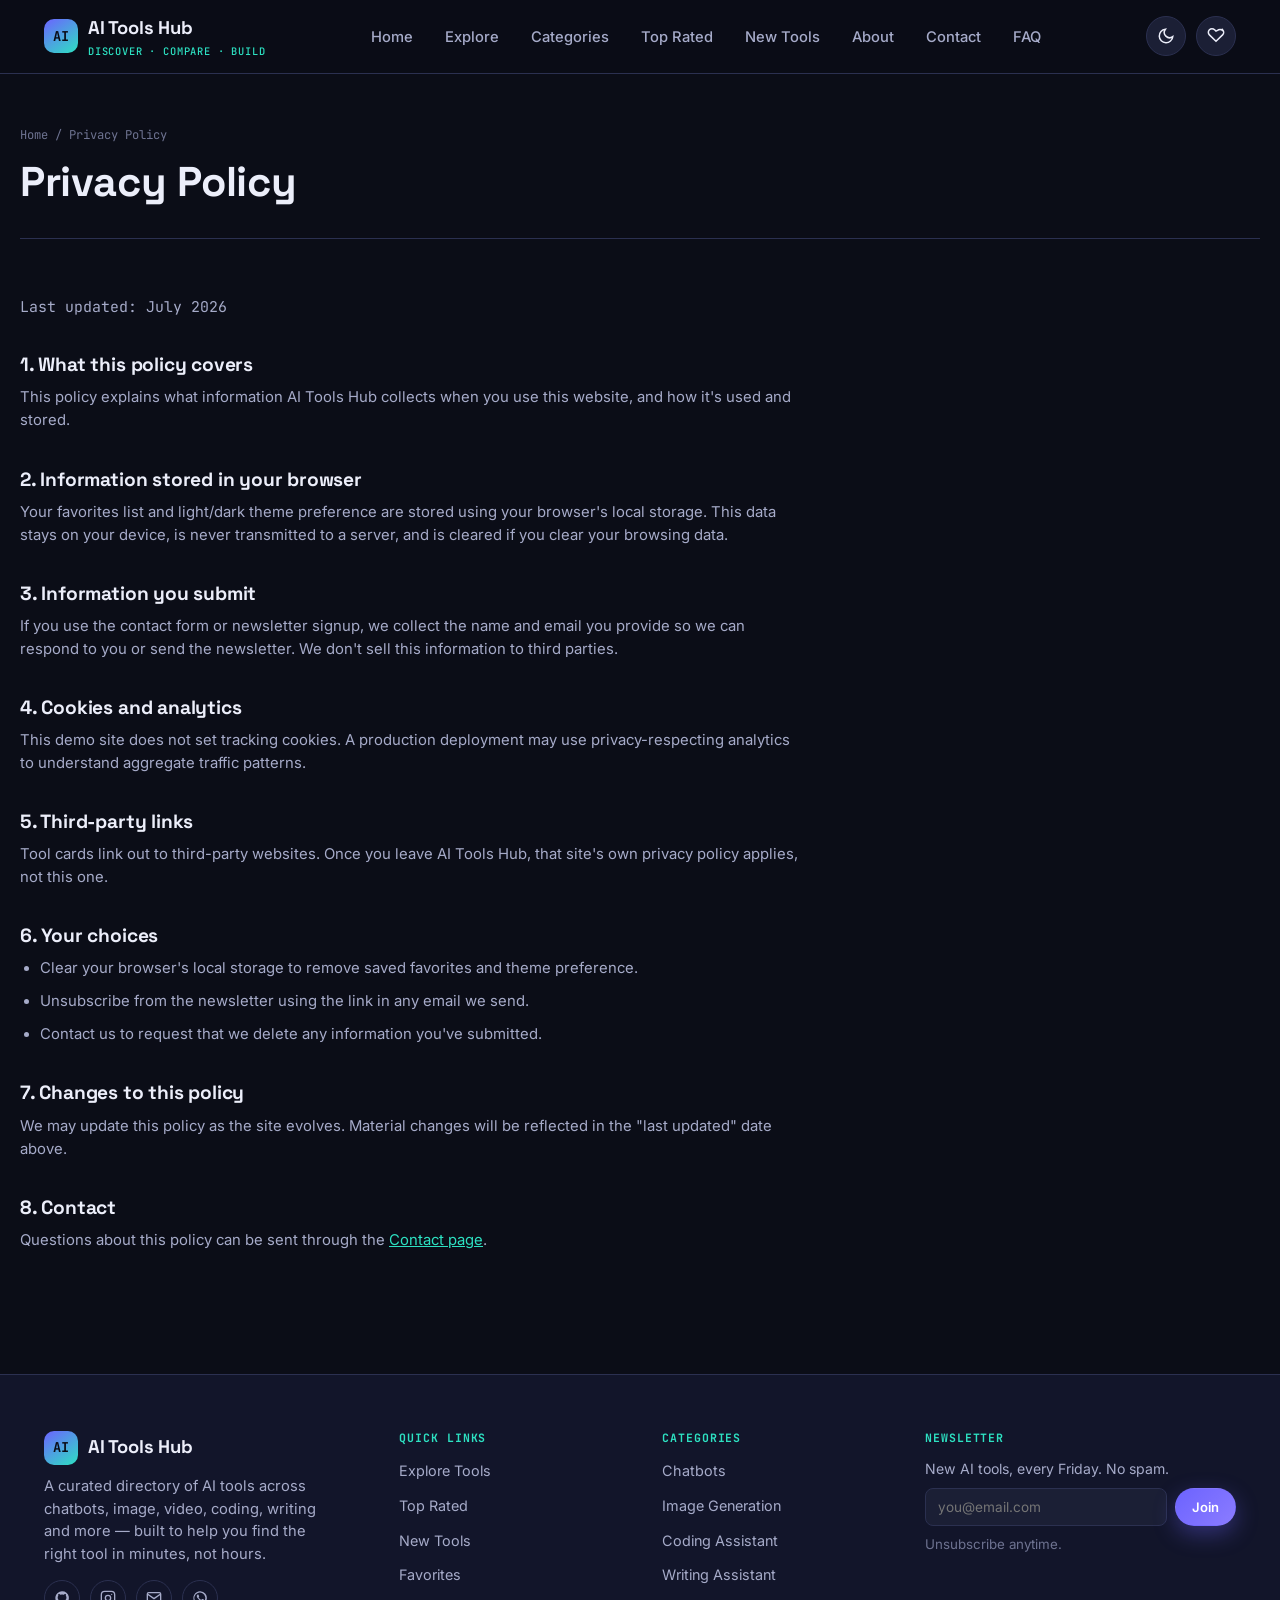
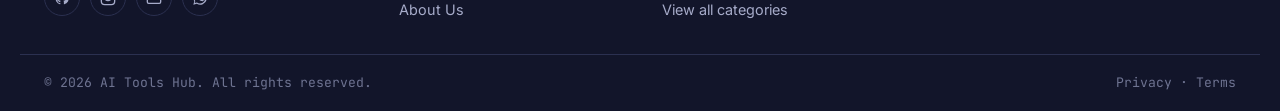
<file: privacy.html>
<!DOCTYPE html>
<html lang="en">
<head>
<meta charset="UTF-8">
<meta name="viewport" content="width=device-width, initial-scale=1.0">
<title>Privacy Policy — AI Tools Hub</title>
<meta name="description" content="How AI Tools Hub handles your data, favorites, and contact information.">
<meta name="theme-color" content="#0B0D17">
<link rel="preconnect" href="https://fonts.googleapis.com">
<link rel="preconnect" href="https://fonts.gstatic.com" crossorigin>
<link href="https://fonts.googleapis.com/css2?family=Space+Grotesk:wght@500;600;700&family=Inter:wght@400;500;600;700&family=JetBrains+Mono:wght@400;500;700&display=swap" rel="stylesheet">
<style>
/* ==========================================================================
   variables.css — Design tokens
   Signature direction: a "console" aesthetic — deep indigo surfaces,
   monospace data readouts on tool cards, violet + mint signal colors.
   ========================================================================== */

:root{
  /* ---- Type ---- */
  --font-display: 'Space Grotesk', 'Segoe UI', sans-serif;
  --font-body: 'Inter', 'Segoe UI', sans-serif;
  --font-mono: 'JetBrains Mono', 'Courier New', monospace;

  /* ---- Dark theme (default) ---- */
  --bg-0: #0B0D17;
  --bg-1: #12152400;
  --bg-1-solid: #12152A;
  --bg-2: #1B1F35;
  --bg-3: #242945;
  --border: #2B3050;
  --text-0: #ECEEFA;
  --text-1: #A6ABC9;
  --text-2: #6E7391;

  --accent: #6C63FF;
  --accent-soft: rgba(108,99,255,0.16);
  --accent-2: #2DE1C2;
  --accent-2-soft: rgba(45,225,194,0.14);
  --warn: #FF8A5B;
  --warn-soft: rgba(255,138,91,0.15);
  --danger: #FF5C7A;
  --star: #FFC857;

  --shadow-1: 0 1px 2px rgba(0,0,0,0.4);
  --shadow-2: 0 8px 24px rgba(6,8,20,0.45);
  --shadow-glow: 0 0 0 1px rgba(108,99,255,0.35), 0 12px 32px rgba(108,99,255,0.18);

  --radius-sm: 8px;
  --radius-md: 14px;
  --radius-lg: 22px;
  --radius-pill: 999px;

  --gap-xs: 6px;
  --gap-sm: 12px;
  --gap-md: 20px;
  --gap-lg: 32px;
  --gap-xl: 56px;

  --container: 1240px;
  --dur-fast: 150ms;
  --dur-med: 320ms;
  --dur-slow: 600ms;
  --ease: cubic-bezier(.22,.9,.32,1);
}

[data-theme="light"]{
  --bg-0: #F3F4FB;
  --bg-1-solid: #FFFFFF;
  --bg-2: #FFFFFF;
  --bg-3: #ECEDFA;
  --border: #DFE1F2;
  --text-0: #12142A;
  --text-1: #4C5074;
  --text-2: #7B7FA3;

  --accent-soft: rgba(108,99,255,0.10);
  --accent-2-soft: rgba(45,225,194,0.14);
  --warn-soft: rgba(255,138,91,0.14);

  --shadow-1: 0 1px 2px rgba(20,22,50,0.06);
  --shadow-2: 0 10px 30px rgba(20,22,50,0.09);
  --shadow-glow: 0 0 0 1px rgba(108,99,255,0.25), 0 12px 32px rgba(108,99,255,0.14);
}

@media (prefers-reduced-motion: reduce){
  *{ animation-duration: 0.001ms !important; animation-iteration-count: 1 !important; transition-duration: 0.001ms !important; scroll-behavior: auto !important; }
}
/* ==========================================================================
   style.css — Base + components
   ========================================================================== */

*, *::before, *::after{ box-sizing: border-box; }
html{ scroll-behavior: smooth; }
body{
  margin: 0;
  background: var(--bg-0);
  color: var(--text-0);
  font-family: var(--font-body);
  line-height: 1.55;
  -webkit-font-smoothing: antialiased;
  transition: background var(--dur-med) var(--ease), color var(--dur-med) var(--ease);
}

img{ max-width: 100%; display: block; }
a{ color: inherit; }
h1,h2,h3,h4{ font-family: var(--font-display); line-height: 1.15; margin: 0; letter-spacing: -0.01em; }
p{ margin: 0; }
ul{ margin: 0; padding: 0; }
button{ font-family: inherit; }

:focus-visible{ outline: 2px solid var(--accent-2); outline-offset: 2px; }

.container{ max-width: var(--container); margin: 0 auto; padding: 0 24px; }
.section{ padding: var(--gap-xl) 0; }
.section-tight{ padding: var(--gap-lg) 0; }

.eyebrow{
  font-family: var(--font-mono);
  font-size: 0.72rem;
  letter-spacing: 0.14em;
  text-transform: uppercase;
  color: var(--accent-2);
  display: inline-flex;
  align-items: center;
  gap: 8px;
}
.eyebrow::before{ content:''; width: 18px; height: 1px; background: var(--accent-2); }

.section-head{ display:flex; align-items:flex-end; justify-content:space-between; gap: var(--gap-md); margin-bottom: var(--gap-lg); flex-wrap: wrap; }
.section-head h2{ font-size: clamp(1.5rem, 2.4vw, 2.1rem); margin-top: 8px; }
.section-head p{ color: var(--text-1); max-width: 56ch; margin-top: 8px; }
.section-link{ font-size: 0.88rem; font-weight: 600; color: var(--accent-2); text-decoration:none; white-space: nowrap; }
.section-link:hover{ text-decoration: underline; }

/* ---- Buttons ---- */
.btn{
  display: inline-flex;
  align-items: center;
  justify-content: center;
  gap: 8px;
  padding: 12px 22px;
  border-radius: var(--radius-pill);
  font-weight: 600;
  font-size: 0.92rem;
  text-decoration: none;
  border: 1px solid transparent;
  cursor: pointer;
  transition: transform var(--dur-fast) var(--ease), box-shadow var(--dur-fast) var(--ease), border-color var(--dur-fast) var(--ease), background var(--dur-fast) var(--ease);
}
.btn:active{ transform: scale(0.97); }
.btn-primary{ background: linear-gradient(135deg, var(--accent), #8B7CFF); color: #fff; box-shadow: 0 8px 22px rgba(108,99,255,0.35); }
.btn-primary:hover{ transform: translateY(-2px); }
.btn-ghost{ background: transparent; border-color: var(--border); color: var(--text-0); }
.btn-ghost:hover{ border-color: var(--accent); }
.btn-sm{ padding: 8px 16px; font-size: 0.82rem; }
.btn-block{ width: 100%; }
.btn[disabled]{ opacity: .5; cursor: not-allowed; }

/* ---- Hero ---- */
.hero{
  position: relative;
  overflow: hidden;
  padding: 76px 0 64px;
  border-bottom: 1px solid var(--border);
}
.hero-inner{ position: relative; z-index: 2; max-width: 760px; margin: 0 auto; text-align: center; }
.hero h1{ font-size: clamp(2.2rem, 5.4vw, 3.6rem); }
.hero h1 .accent{ color: var(--accent-2); }
.hero-sub{ margin-top: 18px; color: var(--text-1); font-size: 1.05rem; max-width: 56ch; margin-left:auto; margin-right:auto; }

.console{
  margin: 34px auto 0;
  max-width: 640px;
  background: var(--bg-1-solid);
  border: 1px solid var(--border);
  border-radius: var(--radius-md);
  box-shadow: var(--shadow-2);
  overflow: hidden;
}
.console-bar{
  display: flex; align-items: center; gap: 6px;
  padding: 10px 14px;
  border-bottom: 1px solid var(--border);
  font-family: var(--font-mono);
  font-size: .7rem;
  color: var(--text-2);
}
.console-dot{ width: 9px; height: 9px; border-radius: 50%; background: var(--border); }
.console-dot:nth-child(1){ background:#FF5C7A; }
.console-dot:nth-child(2){ background:#FFC857; }
.console-dot:nth-child(3){ background:#2DE1C2; }
.console-label{ margin-left: 8px; }

.search-form{ display: flex; align-items: center; gap: 10px; padding: 16px 18px; }
.search-form svg{ width: 18px; height: 18px; color: var(--text-2); flex-shrink: 0; }
.search-input{
  flex: 1; min-width: 0;
  background: transparent; border: none; outline: none;
  color: var(--text-0); font-family: var(--font-mono); font-size: 0.95rem;
}
.search-input::placeholder{ color: var(--text-2); }

.hero-stats{ display:flex; gap: var(--gap-lg); justify-content:center; margin-top: 40px; flex-wrap: wrap; }
.hero-stat b{ font-family: var(--font-display); font-size: 1.6rem; display:block; }
.hero-stat span{ color: var(--text-2); font-size: 0.8rem; font-family: var(--font-mono); }

/* ---- Category grid ---- */
.category-grid{ display: grid; grid-template-columns: repeat(5, 1fr); gap: var(--gap-md); }
.category-card{
  background: var(--bg-1-solid);
  border: 1px solid var(--border);
  border-radius: var(--radius-md);
  padding: 20px;
  text-decoration: none;
  color: var(--text-0);
  display: flex; flex-direction: column; gap: 12px;
}
.cat-icon{
  width: 42px; height: 42px; border-radius: var(--radius-sm);
  background: var(--accent-soft);
  color: var(--accent);
  display: grid; place-items: center;
}
.cat-icon svg{ width: 20px; height: 20px; }
.category-card h3{ font-size: 1rem; }
.category-card span{ color: var(--text-2); font-family: var(--font-mono); font-size: 0.76rem; }

/* ---- Tool cards ---- */
.tool-grid{ display: grid; grid-template-columns: repeat(4, 1fr); gap: var(--gap-md); }
.tool-grid.list-view{ grid-template-columns: 1fr; }

.tool-card{
  background: var(--bg-1-solid);
  border: 1px solid var(--border);
  border-radius: var(--radius-md);
  padding: 20px;
  display: flex;
  flex-direction: column;
  gap: 14px;
  position: relative;
}
.tool-top{ display: flex; align-items: flex-start; gap: 12px; }
.tool-logo{
  width: 46px; height: 46px; border-radius: 12px;
  background: linear-gradient(150deg, var(--accent-soft), var(--accent-2-soft));
  color: var(--text-0);
  display: grid; place-items: center;
  font-family: var(--font-display); font-weight: 700;
  flex-shrink: 0;
}
.tool-name-row{ display:flex; align-items:center; justify-content:space-between; gap: 8px; }
.tool-name{ font-family: var(--font-display); font-size: 1.02rem; }
.tool-cat{ color: var(--text-2); font-size: 0.76rem; font-family: var(--font-mono); }

.fav-btn{
  background: none; border: none; cursor: pointer;
  color: var(--text-2);
  width: 30px; height: 30px; display:grid; place-items:center;
  border-radius: 50%;
  flex-shrink: 0;
  transition: color var(--dur-fast) var(--ease), transform var(--dur-fast) var(--ease);
}
.fav-btn svg{ width: 19px; height: 19px; }
.fav-btn:hover{ transform: scale(1.15); }
.fav-btn.active{ color: var(--danger); }
.fav-btn.active svg{ fill: var(--danger); }

.tool-desc{ color: var(--text-1); font-size: 0.88rem; flex: 1; }

.tool-meta-row{ display: flex; align-items: center; justify-content: space-between; gap: 8px; }
.badge{
  font-family: var(--font-mono);
  font-size: 0.68rem;
  font-weight: 600;
  padding: 4px 10px;
  border-radius: var(--radius-pill);
  text-transform: uppercase;
  letter-spacing: 0.04em;
}
.badge-free{ background: var(--accent-2-soft); color: var(--accent-2); }
.badge-freemium{ background: var(--accent-soft); color: #9C93FF; }
.badge-paid{ background: var(--warn-soft); color: var(--warn); }

.rating{ display:flex; align-items:center; gap: 4px; font-family: var(--font-mono); font-size: 0.8rem; color: var(--star); }
.rating svg{ width: 14px; height: 14px; fill: var(--star); }

.tag-row{ display:flex; flex-wrap: wrap; gap: 6px; }
.tag-chip{
  font-family: var(--font-mono);
  font-size: 0.68rem;
  color: var(--text-2);
  background: var(--bg-2);
  border: 1px solid var(--border);
  padding: 3px 9px;
  border-radius: var(--radius-pill);
}

.tool-actions{ display: flex; gap: 8px; margin-top: 4px; }
.tool-actions .btn{ flex: 1; padding: 10px 14px; font-size: 0.82rem; }

/* ---- Filters/toolbar (explore page) ---- */
.toolbar{
  display: flex; flex-wrap: wrap; gap: var(--gap-sm);
  align-items: center; justify-content: space-between;
  background: var(--bg-1-solid);
  border: 1px solid var(--border);
  border-radius: var(--radius-md);
  padding: 16px 18px;
  margin-bottom: var(--gap-lg);
}
.filter-group{ display: flex; flex-wrap: wrap; gap: 8px; }
.chip-btn{
  font-family: var(--font-mono);
  font-size: 0.78rem;
  padding: 7px 14px;
  border-radius: var(--radius-pill);
  border: 1px solid var(--border);
  background: var(--bg-2);
  color: var(--text-1);
  cursor: pointer;
  transition: all var(--dur-fast) var(--ease);
}
.chip-btn:hover{ border-color: var(--accent); color: var(--text-0); }
.chip-btn.active{ background: var(--accent); color: #fff; border-color: var(--accent); }

.select-input, .text-input, textarea.text-input{
  font-family: var(--font-body);
  background: var(--bg-2);
  border: 1px solid var(--border);
  color: var(--text-0);
  border-radius: var(--radius-sm);
  padding: 10px 14px;
  font-size: 0.88rem;
}
.select-input{ font-family: var(--font-mono); }

.results-count{ font-family: var(--font-mono); font-size: 0.8rem; color: var(--text-2); }

.empty-state{
  text-align: center;
  padding: 60px 20px;
  color: var(--text-1);
}
.empty-state svg{ width: 54px; height: 54px; color: var(--text-2); margin: 0 auto 16px; }
.empty-state h3{ margin-bottom: 6px; }

.pagination{ display:flex; justify-content:center; gap: 8px; margin-top: var(--gap-lg); }
.page-btn{
  width: 38px; height: 38px; border-radius: var(--radius-sm);
  border: 1px solid var(--border); background: var(--bg-2); color: var(--text-1);
  font-family: var(--font-mono); cursor: pointer;
}
.page-btn.active{ background: var(--accent); border-color: var(--accent); color:#fff; }

/* ---- Stats section ---- */
.stats-strip{
  display: grid; grid-template-columns: repeat(4,1fr);
  gap: var(--gap-md);
  background: var(--bg-1-solid);
  border: 1px solid var(--border);
  border-radius: var(--radius-lg);
  padding: 36px;
}
.stat-item{ text-align: center; }
.stat-item b{ font-family: var(--font-display); font-size: clamp(1.8rem,3vw,2.6rem); color: var(--accent-2); display:block; }
.stat-item span{ color: var(--text-2); font-family: var(--font-mono); font-size: 0.78rem; }

/* ---- Testimonials ---- */
.testimonial-grid{ display: grid; grid-template-columns: repeat(3,1fr); gap: var(--gap-md); }
.testimonial-card{
  background: var(--bg-1-solid); border: 1px solid var(--border);
  border-radius: var(--radius-md); padding: 24px;
}
.testimonial-card p{ color: var(--text-1); font-size: 0.92rem; }
.testimonial-who{ display:flex; align-items:center; gap: 12px; margin-top: 18px; }
.avatar{
  width: 38px; height: 38px; border-radius: 50%;
  background: linear-gradient(135deg, var(--accent), var(--accent-2));
  display:grid; place-items:center; color:#0B0D17; font-weight:700; font-family: var(--font-display);
}
.who-name{ font-size: 0.86rem; font-weight: 600; }
.who-role{ font-size: 0.76rem; color: var(--text-2); }

/* ---- Newsletter ---- */
.newsletter-panel{
  background: linear-gradient(135deg, var(--bg-2), var(--bg-3));
  border: 1px solid var(--border);
  border-radius: var(--radius-lg);
  padding: 44px;
  text-align: center;
}
.newsletter-panel form{ display:flex; gap:10px; max-width: 460px; margin: 22px auto 0; }
.newsletter-panel input{ flex:1; }

/* ---- Toast ---- */
.toast-stack{ position: fixed; bottom: 24px; left: 24px; z-index: 500; display:flex; flex-direction:column; gap:10px; }
.toast{
  background: var(--bg-1-solid);
  border: 1px solid var(--border);
  border-left: 3px solid var(--accent-2);
  border-radius: var(--radius-sm);
  padding: 12px 16px;
  font-size: 0.85rem;
  box-shadow: var(--shadow-2);
  min-width: 240px;
  animation: slideUp 260ms var(--ease) both;
}
.toast.error{ border-left-color: var(--danger); }
.toast.info{ border-left-color: var(--text-2); }

/* ---- Scroll progress ---- */
.scroll-progress{
  position: fixed; top: 0; left: 0; height: 3px;
  background: linear-gradient(90deg, var(--accent), var(--accent-2));
  width: 0%; z-index: 400;
}

/* ---- Page header (interior pages) ---- */
.page-header{ padding: 52px 0 32px; border-bottom: 1px solid var(--border); }
.breadcrumbs{ font-family: var(--font-mono); font-size: 0.76rem; color: var(--text-2); margin-bottom: 14px; }
.breadcrumbs a{ color: var(--text-2); text-decoration: none; }
.breadcrumbs a:hover{ color: var(--accent-2); }
.page-header h1{ font-size: clamp(1.8rem, 3.6vw, 2.6rem); }
.page-header p{ color: var(--text-1); margin-top: 10px; max-width: 60ch; }

/* ---- Category detail chips (categories page) ---- */
.cat-legend{ display:flex; flex-wrap:wrap; gap: 8px; margin-bottom: var(--gap-lg); }

/* ---- Tool details page ---- */
.details-layout{ display: grid; grid-template-columns: 2fr 1fr; gap: var(--gap-lg); align-items: start; }
.details-main{
  background: var(--bg-1-solid); border: 1px solid var(--border); border-radius: var(--radius-lg); padding: 32px;
}
.details-head{ display:flex; gap: 18px; align-items:flex-start; }
.details-head .tool-logo{ width: 64px; height: 64px; font-size: 1.4rem; border-radius: 16px; }
.details-head h1{ font-size: 1.7rem; }
.details-section{ margin-top: 26px; }
.details-section h3{ font-size: 0.95rem; margin-bottom: 10px; }
.details-section p{ color: var(--text-1); }
.feature-list{ list-style: none; display: flex; flex-direction: column; gap: 10px; }
.feature-list li{ display:flex; gap: 10px; align-items:flex-start; color: var(--text-1); font-size: 0.9rem; }
.feature-list svg{ width: 16px; height: 16px; color: var(--accent-2); margin-top: 3px; flex-shrink: 0; }

.details-side{
  background: var(--bg-1-solid); border: 1px solid var(--border); border-radius: var(--radius-lg); padding: 24px;
  display: flex; flex-direction: column; gap: 16px;
}
.side-row{ display:flex; justify-content: space-between; font-size: 0.86rem; padding: 10px 0; border-bottom: 1px solid var(--border); }
.side-row:last-of-type{ border-bottom: none; }
.side-row span{ color: var(--text-2); }

.related-grid{ display:grid; grid-template-columns: repeat(3,1fr); gap: var(--gap-md); margin-top: var(--gap-md); }

/* ---- FAQ accordion ---- */
.faq-list{ display: flex; flex-direction: column; gap: 12px; max-width: 820px; }
.faq-item{ background: var(--bg-1-solid); border: 1px solid var(--border); border-radius: var(--radius-md); overflow: hidden; }
.faq-q{
  width: 100%; text-align: left; background: none; border: none; cursor: pointer;
  padding: 18px 20px; display:flex; align-items:center; justify-content:space-between; gap: 12px;
  color: var(--text-0); font-weight: 600; font-size: 0.95rem;
}
.faq-q svg{ width: 18px; height: 18px; flex-shrink: 0; transition: transform var(--dur-med) var(--ease); color: var(--text-2); }
.faq-item.open .faq-q svg{ transform: rotate(45deg); color: var(--accent-2); }
.faq-a{ max-height: 0; overflow: hidden; transition: max-height var(--dur-med) var(--ease); }
.faq-a-inner{ padding: 0 20px 20px; color: var(--text-1); font-size: 0.9rem; }
.faq-item.open .faq-a{ max-height: 320px; }

/* ---- Contact / forms ---- */
.form-grid{ display:grid; grid-template-columns: 1fr 1fr; gap: 16px; }
.form-field{ display:flex; flex-direction:column; gap: 6px; margin-bottom: 16px; }
.form-field label{ font-size: 0.82rem; color: var(--text-1); font-weight: 600; }
.form-field .error-msg{ font-size: 0.76rem; color: var(--danger); display:none; }
.form-field.invalid .text-input{ border-color: var(--danger); }
.form-field.invalid .error-msg{ display:block; }
.form-field.full{ grid-column: 1 / -1; }
.contact-layout{ display:grid; grid-template-columns: 1fr 1fr; gap: var(--gap-lg); }
.contact-info-card{ background: var(--bg-1-solid); border:1px solid var(--border); border-radius: var(--radius-lg); padding: 28px; }
.info-row{ display:flex; gap: 12px; align-items:flex-start; margin-bottom: 20px; }
.info-row svg{ width:18px; height:18px; color: var(--accent-2); margin-top:2px; flex-shrink:0; }
.info-row h4{ font-size: 0.9rem; margin-bottom: 2px; }
.info-row span{ color: var(--text-2); font-size: 0.84rem; }

.form-success{
  display:none; background: var(--accent-2-soft); border:1px solid var(--accent-2);
  color: var(--accent-2); padding: 14px 18px; border-radius: var(--radius-sm); font-size: 0.86rem; margin-bottom: 16px;
}
.form-success.show{ display:block; }

/* ---- Legal pages ---- */
.legal-body{ max-width: 780px; }
.legal-body h2{ font-size: 1.2rem; margin-top: 36px; margin-bottom: 10px; }
.legal-body h2:first-child{ margin-top: 0; }
.legal-body p, .legal-body li{ color: var(--text-1); font-size: 0.93rem; margin-bottom: 10px; }
.legal-body ul{ padding-left: 20px; list-style: disc; }
.legal-updated{ font-family: var(--font-mono); font-size: 0.78rem; color: var(--text-2); margin-bottom: 30px; }

/* ---- 404 ---- */
.error-page{ min-height: 60vh; display:flex; flex-direction:column; align-items:center; justify-content:center; text-align:center; padding: 80px 20px; }
.error-code{ font-family: var(--font-display); font-size: clamp(5rem, 16vw, 9rem); color: var(--accent); line-height:1; }
.error-page p{ color: var(--text-1); margin: 14px 0 26px; max-width: 46ch; }

/* ---- Favorites empty ---- */
.fav-toolbar{ display:flex; justify-content:space-between; align-items:center; margin-bottom: var(--gap-lg); flex-wrap: wrap; gap: 12px; }

/* ---- Utility ---- */
.text-center{ text-align:center; }
.mt-lg{ margin-top: var(--gap-lg); }
.flex-center{ display:flex; align-items:center; justify-content:center; }
/* ==========================================================================
   navbar.css
   ========================================================================== */

.site-header{
  position: sticky;
  top: 0;
  z-index: 200;
  background: color-mix(in srgb, var(--bg-0) 88%, transparent);
  backdrop-filter: blur(14px);
  border-bottom: 1px solid var(--border);
}

.navbar{
  max-width: var(--container);
  margin: 0 auto;
  padding: 14px 24px;
  display: flex;
  align-items: center;
  justify-content: space-between;
  gap: var(--gap-md);
}

.brand{
  display: flex;
  align-items: center;
  gap: 10px;
  font-family: var(--font-display);
  font-weight: 700;
  font-size: 1.15rem;
  color: var(--text-0);
  text-decoration: none;
  letter-spacing: -0.01em;
}

.brand-mark{
  width: 34px; height: 34px;
  border-radius: 10px;
  background: linear-gradient(145deg, var(--accent), var(--accent-2));
  display: grid; place-items: center;
  color: #0B0D17;
  font-family: var(--font-mono);
  font-weight: 700;
  font-size: 0.85rem;
  flex-shrink: 0;
}

.brand small{
  font-family: var(--font-mono);
  font-weight: 500;
  color: var(--accent-2);
  font-size: 0.65rem;
  display: block;
  letter-spacing: 0.08em;
}

.nav-links{
  display: flex;
  align-items: center;
  gap: 4px;
  list-style: none;
}

.nav-links a{
  color: var(--text-1);
  text-decoration: none;
  font-size: 0.92rem;
  font-weight: 500;
  padding: 8px 14px;
  border-radius: var(--radius-pill);
  transition: color var(--dur-fast) var(--ease), background var(--dur-fast) var(--ease);
  white-space: nowrap;
}

.nav-links a:hover,
.nav-links a:focus-visible{
  color: var(--text-0);
  background: var(--bg-2);
}

.nav-links a.active{
  color: var(--text-0);
  background: var(--accent-soft);
}

.nav-actions{
  display: flex;
  align-items: center;
  gap: 10px;
}

.icon-btn{
  width: 40px; height: 40px;
  display: grid; place-items: center;
  border-radius: var(--radius-pill);
  border: 1px solid var(--border);
  background: var(--bg-2);
  color: var(--text-0);
  cursor: pointer;
  transition: transform var(--dur-fast) var(--ease), border-color var(--dur-fast) var(--ease);
}
.icon-btn:hover{ border-color: var(--accent); transform: translateY(-1px); }
.icon-btn svg{ width: 18px; height: 18px; }

.theme-toggle .sun{ display:none; }
[data-theme="light"] .theme-toggle .moon{ display:none; }
[data-theme="light"] .theme-toggle .sun{ display:block; }

.fav-count{
  position: absolute;
  top: -4px; right: -4px;
  background: var(--warn);
  color: #1a0a02;
  font-family: var(--font-mono);
  font-size: 0.62rem;
  font-weight: 700;
  min-width: 16px; height: 16px;
  border-radius: 999px;
  display: grid; place-items: center;
  padding: 0 3px;
}

.nav-actions .icon-btn{ position: relative; }

.menu-toggle{ display: none; }

.mobile-drawer{
  display: none;
}

/* Mobile nav */
@media (max-width: 900px){
  .nav-links{ display: none; }
  .menu-toggle{ display: grid; }

  .mobile-drawer{
    display: block;
    position: fixed;
    inset: 0 0 0 auto;
    width: min(78vw, 320px);
    height: 100vh;
    background: var(--bg-1-solid);
    border-left: 1px solid var(--border);
    transform: translateX(100%);
    transition: transform var(--dur-med) var(--ease);
    z-index: 300;
    padding: 24px;
    overflow-y: auto;
  }
  .mobile-drawer.open{ transform: translateX(0); }
  .mobile-drawer ul{ list-style: none; display: flex; flex-direction: column; gap: 4px; margin-top: 28px; }
  .mobile-drawer a{
    display: block; padding: 12px 14px; border-radius: var(--radius-sm);
    color: var(--text-1); text-decoration: none; font-weight: 500;
  }
  .mobile-drawer a.active, .mobile-drawer a:hover{ color: var(--text-0); background: var(--bg-2); }

  .drawer-close{
    display: flex; justify-content: flex-end;
  }

  .drawer-overlay{
    position: fixed; inset: 0; background: rgba(3,4,10,0.55);
    opacity: 0; pointer-events: none; transition: opacity var(--dur-med) var(--ease);
    z-index: 290;
  }
  .drawer-overlay.open{ opacity: 1; pointer-events: auto; }
}
/* ==========================================================================
   footer.css
   ========================================================================== */

.site-footer{
  background: var(--bg-1-solid);
  border-top: 1px solid var(--border);
  margin-top: var(--gap-xl);
}

.footer-top{
  max-width: var(--container);
  margin: 0 auto;
  padding: var(--gap-xl) 24px var(--gap-lg);
  display: grid;
  grid-template-columns: 1.4fr 1fr 1fr 1.2fr;
  gap: var(--gap-lg);
}

.footer-brand p{
  color: var(--text-1);
  font-size: 0.92rem;
  max-width: 32ch;
  margin-top: 10px;
}

.footer-col h4{
  font-family: var(--font-mono);
  text-transform: uppercase;
  letter-spacing: 0.08em;
  font-size: 0.72rem;
  color: var(--accent-2);
  margin-bottom: 14px;
}

.footer-col ul{ list-style: none; display: flex; flex-direction: column; gap: 10px; }
.footer-col a{
  color: var(--text-1);
  text-decoration: none;
  font-size: 0.9rem;
  transition: color var(--dur-fast) var(--ease);
}
.footer-col a:hover{ color: var(--text-0); }

.footer-newsletter form{
  display: flex;
  gap: 8px;
  margin-top: 8px;
}
.footer-newsletter input{
  flex: 1;
  min-width: 0;
  padding: 10px 12px;
  border-radius: var(--radius-sm);
  border: 1px solid var(--border);
  background: var(--bg-2);
  color: var(--text-0);
  font-size: 0.85rem;
}
.footer-newsletter small{ display:block; margin-top: 8px; color: var(--text-2); }

.social-row{
  display: flex;
  gap: 10px;
  margin-top: 14px;
}
.social-row a{
  width: 36px; height: 36px;
  border-radius: 999px;
  border: 1px solid var(--border);
  display: grid; place-items: center;
  color: var(--text-1);
}
.social-row a:hover{ color: var(--accent-2); border-color: var(--accent-2); }
.social-row svg{ width: 16px; height: 16px; }

.footer-bottom{
  border-top: 1px solid var(--border);
  padding: 18px 24px;
  max-width: var(--container);
  margin: 0 auto;
  display: flex;
  align-items: center;
  justify-content: space-between;
  gap: 12px;
  font-size: 0.82rem;
  color: var(--text-2);
  font-family: var(--font-mono);
}

.back-to-top{
  position: fixed;
  right: 24px; bottom: 24px;
  width: 46px; height: 46px;
  border-radius: 999px;
  background: var(--accent);
  color: #fff;
  border: none;
  display: grid; place-items: center;
  cursor: pointer;
  opacity: 0; pointer-events: none;
  transform: translateY(10px);
  transition: all var(--dur-med) var(--ease);
  box-shadow: var(--shadow-2);
  z-index: 150;
}
.back-to-top.show{ opacity: 1; pointer-events: auto; transform: translateY(0); }
.back-to-top svg{ width: 18px; height: 18px; }

@media (max-width: 860px){
  .footer-top{ grid-template-columns: 1fr 1fr; }
  .footer-bottom{ flex-direction: column; text-align: center; }
}
@media (max-width: 520px){
  .footer-top{ grid-template-columns: 1fr; }
}
/* ==========================================================================
   animations.css
   ========================================================================== */

@keyframes fadeIn{ from{ opacity:0; } to{ opacity:1; } }
@keyframes slideUp{ from{ opacity:0; transform: translateY(24px); } to{ opacity:1; transform: translateY(0); } }
@keyframes popIn{ from{ opacity:0; transform: scale(.92); } to{ opacity:1; transform: scale(1); } }
@keyframes spin{ to{ transform: rotate(360deg); } }
@keyframes pulseGlow{
  0%,100%{ box-shadow: 0 0 0 0 rgba(108,99,255,0.35); }
  50%{ box-shadow: 0 0 0 8px rgba(108,99,255,0); }
}
@keyframes gridDrift{
  from{ background-position: 0 0; }
  to{ background-position: 60px 60px; }
}
@keyframes blink{ 50%{ opacity: 0; } }
@keyframes floatY{
  0%,100%{ transform: translateY(0); }
  50%{ transform: translateY(-10px); }
}
@keyframes ripple{
  from{ transform: scale(0); opacity: .55; }
  to{ transform: scale(2.6); opacity: 0; }
}

.fade-in{ animation: fadeIn var(--dur-slow) var(--ease) both; }
.slide-up{ animation: slideUp var(--dur-slow) var(--ease) both; }
.pop-in{ animation: popIn var(--dur-med) var(--ease) both; }

/* Scroll reveal: JS toggles .in-view */
.reveal{
  opacity: 0;
  transform: translateY(28px);
  transition: opacity 700ms var(--ease), transform 700ms var(--ease);
}
.reveal.in-view{ opacity: 1; transform: translateY(0); }
.reveal-stagger > *{ transition-delay: calc(var(--stagger-i, 0) * 70ms); }

/* Hover lift */
.hover-lift{ transition: transform var(--dur-med) var(--ease), box-shadow var(--dur-med) var(--ease); }
.hover-lift:hover{ transform: translateY(-6px); box-shadow: var(--shadow-2); }

/* Card tilt (JS sets --rx/--ry via pointer move) */
.tilt{
  --rx: 0deg; --ry: 0deg;
  transform: perspective(800px) rotateX(var(--rx)) rotateY(var(--ry));
  transition: transform 200ms var(--ease);
  will-change: transform;
}

/* Ripple buttons */
.ripple-btn{ position: relative; overflow: hidden; }
.ripple-span{
  position: absolute;
  border-radius: 999px;
  background: rgba(255,255,255,0.55);
  pointer-events: none;
  animation: ripple 650ms ease-out forwards;
}

/* Loading spinner */
.spinner{
  width: 34px; height: 34px;
  border-radius: 50%;
  border: 3px solid var(--border);
  border-top-color: var(--accent);
  animation: spin 800ms linear infinite;
}
.loading-screen{
  position: fixed; inset: 0; z-index: 999;
  background: var(--bg-0);
  display: grid; place-items: center;
  gap: 14px;
  transition: opacity 500ms var(--ease), visibility 500ms;
}
.loading-screen.hide{ opacity: 0; visibility: hidden; }
.loading-screen span{ font-family: var(--font-mono); color: var(--text-2); font-size: .8rem; letter-spacing: .08em; }

/* Typing effect caret */
.caret{
  display: inline-block; width: 2px; height: 1em;
  background: var(--accent-2);
  margin-left: 2px;
  animation: blink 900ms step-end infinite;
  vertical-align: middle;
}

/* Animated grid backdrop for hero */
.grid-backdrop{
  position: absolute; inset: 0;
  background-image:
    linear-gradient(var(--border) 1px, transparent 1px),
    linear-gradient(90deg, var(--border) 1px, transparent 1px);
  background-size: 42px 42px;
  opacity: 0.35;
  animation: gridDrift 14s linear infinite;
  mask-image: radial-gradient(ellipse at 50% 0%, black 40%, transparent 78%);
}
.floaty{ animation: floatY 6s ease-in-out infinite; }

/* Counters (JS drives the number, this is just presentational) */
.counter-num{ font-variant-numeric: tabular-nums; }

/* Skeleton / lazy loading shimmer */
@keyframes shimmer{ 0%{ background-position: -300px 0; } 100%{ background-position: 300px 0; } }
.skeleton{
  background: linear-gradient(90deg, var(--bg-2) 25%, var(--bg-3) 37%, var(--bg-2) 63%);
  background-size: 300px 100%;
  animation: shimmer 1.4s linear infinite;
  border-radius: var(--radius-md);
}
/* ==========================================================================
   responsive.css — mobile-first breakpoint overrides
   ========================================================================== */

@media (max-width: 1080px){
  .category-grid{ grid-template-columns: repeat(3,1fr); }
  .tool-grid{ grid-template-columns: repeat(3,1fr); }
  .testimonial-grid{ grid-template-columns: repeat(2,1fr); }
  .stats-strip{ grid-template-columns: repeat(2,1fr); }
}

@media (max-width: 860px){
  .details-layout{ grid-template-columns: 1fr; }
  .contact-layout{ grid-template-columns: 1fr; }
  .related-grid{ grid-template-columns: repeat(2,1fr); }
}

@media (max-width: 720px){
  .category-grid{ grid-template-columns: repeat(2,1fr); }
  .tool-grid{ grid-template-columns: repeat(2,1fr); }
  .testimonial-grid{ grid-template-columns: 1fr; }
  .stats-strip{ grid-template-columns: repeat(2,1fr); gap: var(--gap-md); padding: 24px; }
  .hero{ padding: 56px 0 44px; }
  .form-grid{ grid-template-columns: 1fr; }
  .toolbar{ flex-direction: column; align-items: stretch; }
  .section-head{ flex-direction: column; align-items: flex-start; }
}

@media (max-width: 520px){
  .category-grid{ grid-template-columns: 1fr 1fr; }
  .tool-grid{ grid-template-columns: 1fr; }
  .related-grid{ grid-template-columns: 1fr; }
  .footer-newsletter form{ flex-direction: column; }
  .hero-stats{ gap: var(--gap-md); }
  .navbar{ padding: 12px 16px; }
  .container{ padding: 0 16px; }
  .details-head{ flex-direction: column; }
  .back-to-top{ right: 16px; bottom: 16px; }
}

</style>
</head>
<body data-page="privacy">

<div class="loading-screen"><div class="spinner"></div><span>LOADING AI TOOLS HUB&hellip;</span></div>
<div class="scroll-progress"></div>
<div class="drawer-overlay"></div>

<header class="site-header">
  <nav class="navbar">
    <a href="index.html" class="brand">
      <span class="brand-mark">AI</span>
      <span>AI Tools Hub<small>DISCOVER &middot; COMPARE &middot; BUILD</small></span>
    </a>
    <ul class="nav-links">
      <li><a href="index.html">Home</a></li>
      <li><a href="explore.html">Explore</a></li>
      <li><a href="categories.html">Categories</a></li>
      <li><a href="top-rated.html">Top Rated</a></li>
      <li><a href="new-tools.html">New Tools</a></li>
      <li><a href="about.html">About</a></li>
      <li><a href="contact.html">Contact</a></li>
      <li><a href="faq.html">FAQ</a></li>
    </ul>
    <div class="nav-actions">
      <button class="icon-btn theme-toggle" aria-label="Toggle dark or light theme">
        <svg class="moon" viewBox="0 0 24 24" fill="none" stroke="currentColor" stroke-width="2"><path d="M21 12.8A9 9 0 1 1 11.2 3 7 7 0 0 0 21 12.8z"/></svg>
        <svg class="sun" viewBox="0 0 24 24" fill="none" stroke="currentColor" stroke-width="2"><circle cx="12" cy="12" r="4"/><path d="M12 2v2M12 20v2M4.9 4.9l1.4 1.4M17.7 17.7l1.4 1.4M2 12h2M20 12h2M4.9 19.1l1.4-1.4M17.7 6.3l1.4-1.4"/></svg>
      </button>
      <a class="icon-btn" href="favorites.html" aria-label="View favorites">
        <svg viewBox="0 0 24 24" fill="none" stroke="currentColor" stroke-width="2"><path d="M20.8 4.6c-1.9-1.9-5-1.9-6.9 0L12 5.5l-1.9-1.9c-1.9-1.9-5-1.9-6.9 0-1.9 1.9-1.9 5 0 6.9L12 19.1l8.8-8.6c1.9-1.9 1.9-5 0-6.9z"/></svg>
        <span class="fav-count">0</span>
      </a>
      <button class="icon-btn menu-toggle" aria-label="Open menu">
        <svg viewBox="0 0 24 24" fill="none" stroke="currentColor" stroke-width="2"><path d="M3 6h18M3 12h18M3 18h18"/></svg>
      </button>
    </div>
  </nav>
</header>

<div class="mobile-drawer">
  <div class="drawer-close">
    <button class="icon-btn" aria-label="Close menu">
      <svg viewBox="0 0 24 24" fill="none" stroke="currentColor" stroke-width="2"><path d="M18 6L6 18M6 6l12 12"/></svg>
    </button>
  </div>
  <ul>
    <li><a href="index.html">Home</a></li>
    <li><a href="explore.html">Explore</a></li>
    <li><a href="categories.html">Categories</a></li>
    <li><a href="top-rated.html">Top Rated</a></li>
    <li><a href="new-tools.html">New Tools</a></li>
    <li><a href="about.html">About</a></li>
    <li><a href="contact.html">Contact</a></li>
    <li><a href="faq.html">FAQ</a></li>
    <li><a href="favorites.html">Favorites</a></li>
    <li><a href="privacy.html" class="active">Privacy Policy</a></li>
    <li><a href="terms.html">Terms & Conditions</a></li>
  </ul>
</div>

<main>

<div class="page-header container">
  <div class="breadcrumbs"><a href="index.html">Home</a> / Privacy Policy</div>
  <h1>Privacy Policy</h1>
</div>
<section class="section container">
  <div class="legal-body">
    <p class="legal-updated">Last updated: July 2026</p>

    <h2>1. What this policy covers</h2>
    <p>This policy explains what information AI Tools Hub collects when you use this website, and how it's used and stored.</p>

    <h2>2. Information stored in your browser</h2>
    <p>Your favorites list and light/dark theme preference are stored using your browser's local storage. This data stays on your device, is never transmitted to a server, and is cleared if you clear your browsing data.</p>

    <h2>3. Information you submit</h2>
    <p>If you use the contact form or newsletter signup, we collect the name and email you provide so we can respond to you or send the newsletter. We don't sell this information to third parties.</p>

    <h2>4. Cookies and analytics</h2>
    <p>This demo site does not set tracking cookies. A production deployment may use privacy-respecting analytics to understand aggregate traffic patterns.</p>

    <h2>5. Third-party links</h2>
    <p>Tool cards link out to third-party websites. Once you leave AI Tools Hub, that site's own privacy policy applies, not this one.</p>

    <h2>6. Your choices</h2>
    <ul>
      <li>Clear your browser's local storage to remove saved favorites and theme preference.</li>
      <li>Unsubscribe from the newsletter using the link in any email we send.</li>
      <li>Contact us to request that we delete any information you've submitted.</li>
    </ul>

    <h2>7. Changes to this policy</h2>
    <p>We may update this policy as the site evolves. Material changes will be reflected in the "last updated" date above.</p>

    <h2>8. Contact</h2>
    <p>Questions about this policy can be sent through the <a href="contact.html" style="color:var(--accent-2);">Contact page</a>.</p>
  </div>
</section>

</main>

<footer class="site-footer">
  <div class="footer-top">
    <div class="footer-brand">
      <a href="index.html" class="brand"><span class="brand-mark">AI</span><span>AI Tools Hub</span></a>
      <p>A curated directory of AI tools across chatbots, image, video, coding, writing and more &mdash; built to help you find the right tool in minutes, not hours.</p>
      <div class="social-row">
        <a href="https://github.com/jv-patel" target="_blank" rel="noopener" aria-label="GitHub"><svg viewBox="0 0 24 24" fill="currentColor"><path d="M12 2a10 10 0 0 0-3.2 19.5c.5.1.7-.2.7-.5v-1.7c-2.8.6-3.4-1.3-3.4-1.3-.5-1.1-1.1-1.5-1.1-1.5-.9-.6.1-.6.1-.6 1 .1 1.5 1 1.5 1 .9 1.5 2.3 1.1 2.9.8.1-.7.4-1.1.6-1.4-2.3-.3-4.6-1.1-4.6-5 0-1.1.4-2 1-2.6-.1-.3-.5-1.3.1-2.7 0 0 .9-.3 2.9 1a10 10 0 0 1 5.2 0c2-1.3 2.9-1 2.9-1 .6 1.4.2 2.4.1 2.7.6.6 1 1.5 1 2.6 0 3.9-2.3 4.7-4.6 5 .4.3.7 1 .7 1.9v2.8c0 .3.2.6.7.5A10 10 0 0 0 12 2z"/></svg></a>
        <a href="https://www.instagram.com/jeel_ptl_.2515?igsh=MTcyYmI2Yjl2MjRzaQ==" target="_blank" rel="noopener" aria-label="Instagram"><svg viewBox="0 0 24 24" fill="none" stroke="currentColor" stroke-width="2"><rect x="2" y="2" width="20" height="20" rx="5"/><circle cx="12" cy="12" r="4"/><circle cx="17.5" cy="6.5" r="1" fill="currentColor" stroke="none"/></svg></a>
        <a href="mailto:jeelpatel0038@gmail.com" aria-label="Gmail"><svg viewBox="0 0 24 24" fill="none" stroke="currentColor" stroke-width="2"><rect x="2" y="4" width="20" height="16" rx="2"/><path d="m22 6-10 7L2 6"/></svg></a>
        <a href="https://wa.me/919723415082" target="_blank" rel="noopener" aria-label="WhatsApp"><svg viewBox="0 0 24 24" fill="currentColor"><path d="M17.5 14.4c-.3-.1-1.6-.8-1.9-.9-.2-.1-.4-.1-.6.1-.2.3-.7.9-.8 1-.2.2-.3.2-.5.1-.3-.1-1.2-.4-2.2-1.4-.8-.7-1.4-1.6-1.5-1.9-.2-.3 0-.4.1-.6.1-.1.3-.3.4-.5.1-.1.2-.3.2-.4.1-.2 0-.3 0-.5-.1-.1-.6-1.4-.8-2-.2-.5-.4-.4-.6-.5h-.5c-.2 0-.5.1-.7.3-.2.3-.9.9-.9 2.1s.9 2.5 1.1 2.7c.1.2 1.9 2.9 4.6 4 .6.3 1.1.4 1.5.6.6.2 1.2.2 1.6.1.5-.1 1.6-.6 1.8-1.3.2-.6.2-1.1.2-1.3-.1-.1-.3-.2-.5-.3z"/><path d="M12 2a10 10 0 0 0-8.6 15L2 22l5.2-1.4A10 10 0 1 0 12 2zm0 18.2c-1.6 0-3.2-.4-4.5-1.3l-.3-.2-3.1.8.8-3-.2-.3A8.2 8.2 0 1 1 12 20.2z"/></svg></a>
      </div>
    </div>

    <div class="footer-col">
      <h4>Quick Links</h4>
      <ul>
        <li><a href="explore.html">Explore Tools</a></li>
        <li><a href="top-rated.html">Top Rated</a></li>
        <li><a href="new-tools.html">New Tools</a></li>
        <li><a href="favorites.html">Favorites</a></li>
        <li><a href="about.html">About Us</a></li>
      </ul>
    </div>
    <div class="footer-col">
      <h4>Categories</h4>
      <ul>
        <li><a href="explore.html?category=chatbots">Chatbots</a></li>
        <li><a href="explore.html?category=image">Image Generation</a></li>
        <li><a href="explore.html?category=coding">Coding Assistant</a></li>
        <li><a href="explore.html?category=writing">Writing Assistant</a></li>
        <li><a href="categories.html">View all categories</a></li>
      </ul>
    </div>
    <div class="footer-col footer-newsletter">
      <h4>Newsletter</h4>
      <p style="color:var(--text-1); font-size:0.88rem;">New AI tools, every Friday. No spam.</p>
      <form novalidate>
        <input type="email" class="text-input" placeholder="you@email.com" required aria-label="Email address">
        <button type="submit" class="btn btn-primary btn-sm ripple-btn">Join</button>
      </form>
      <small>Unsubscribe anytime.</small>
    </div>
  </div>
  <div class="footer-bottom">
    <span>&copy; <span data-year></span> AI Tools Hub. All rights reserved.</span>
    <span><a href="privacy.html" style="color:inherit;text-decoration:none;">Privacy</a> &middot; <a href="terms.html" style="color:inherit;text-decoration:none;">Terms</a></span>
  </div>
</footer>

<button class="back-to-top" aria-label="Back to top">
  <svg viewBox="0 0 24 24" fill="none" stroke="currentColor" stroke-width="2"><path d="M12 19V5M5 12l7-7 7 7"/></svg>
</button>

<script>
/* ==========================================================================
   data.js — Static dataset for AI Tools Hub
   Contains category metadata and the tool catalog. In a production app this
   would come from an API; here it's a module-level constant so every page
   (explore, categories, favorites, details) can share one source of truth.
   ========================================================================== */

const CATEGORIES = [
  { id: 'chatbots',    name: 'Chatbots',          icon: 'chat' },
  { id: 'image',       name: 'Image Generation',  icon: 'image' },
  { id: 'video',       name: 'Video Editing',     icon: 'video' },
  { id: 'coding',      name: 'Coding Assistant',  icon: 'code' },
  { id: 'writing',     name: 'Writing Assistant', icon: 'pen' },
  { id: 'voice',       name: 'Voice AI',          icon: 'mic' },
  { id: 'productivity',name: 'Productivity',      icon: 'bolt' },
  { id: 'marketing',   name: 'Marketing',         icon: 'megaphone' },
  { id: 'design',      name: 'Design',            icon: 'pen-tool' },
  { id: 'education',   name: 'Education',         icon: 'book' },
  { id: 'music',       name: 'Music',             icon: 'music' },
  { id: 'business',    name: 'Business',          icon: 'briefcase' },
  { id: 'finance',     name: 'Finance',           icon: 'coin' },
  { id: 'research',    name: 'Research',          icon: 'search' },
  { id: 'automation',  name: 'Automation',        icon: 'gear' }
];

/* pricing: "Free" | "Freemium" | "Paid"
   dateAdded: ISO date, newer = higher on "New AI Tools"
   popularity: 0-100, used for "Most Popular" sort and Trending section        */
const TOOLS = [
  { id:1, name:'ChatGPT', category:'chatbots', logo:'C', pricing:'Freemium', rating:4.8, popularity:99, dateAdded:'2025-11-02',
    desc:'A general-purpose conversational assistant for writing, brainstorming, coding help and everyday Q&A.',
    tags:['assistant','llm','conversation'], site:'https://chat.openai.com', featured:true, trending:true },
  { id:2, name:'Claude', category:'chatbots', logo:'C', pricing:'Freemium', rating:4.8, popularity:97, dateAdded:'2025-12-10',
    desc:'An AI assistant from Anthropic built for thoughtful writing, analysis, and long-context document work.',
    tags:['assistant','llm','writing'], site:'https://claude.ai', featured:true, trending:true },
  { id:3, name:'Gemini', category:'chatbots', logo:'G', pricing:'Freemium', rating:4.5, popularity:93, dateAdded:'2025-10-15',
    desc:'Google\'s multimodal assistant integrated across Search, Workspace, and Android for everyday tasks.',
    tags:['assistant','llm','multimodal'], site:'https://gemini.google.com', featured:true, trending:false },
  { id:4, name:'Perplexity', category:'chatbots', logo:'P', pricing:'Freemium', rating:4.6, popularity:90, dateAdded:'2026-01-05',
    desc:'An answer engine that pairs conversational search with cited sources for quick, sourced research.',
    tags:['search','answers','citations'], site:'https://perplexity.ai', featured:false, trending:true },
  { id:5, name:'Microsoft Copilot', category:'chatbots', logo:'M', pricing:'Freemium', rating:4.3, popularity:85, dateAdded:'2025-09-20',
    desc:'A conversational assistant woven into Windows and Microsoft 365 for drafting, summarizing and search.',
    tags:['assistant','office','windows'], site:'https://copilot.microsoft.com', featured:false, trending:false },

  { id:6, name:'Midjourney', category:'image', logo:'M', pricing:'Paid', rating:4.7, popularity:96, dateAdded:'2025-11-20',
    desc:'A prompt-driven image generator known for painterly, highly stylized visuals used by designers and artists.',
    tags:['image','art','generative'], site:'https://midjourney.com', featured:true, trending:true },
  { id:7, name:'DALL·E 3', category:'image', logo:'D', pricing:'Freemium', rating:4.5, popularity:91, dateAdded:'2025-08-14',
    desc:'OpenAI\'s image model that turns natural-language prompts into detailed, editable illustrations.',
    tags:['image','art','openai'], site:'https://openai.com/dall-e-3', featured:true, trending:false },
  { id:8, name:'Stable Diffusion', category:'image', logo:'S', pricing:'Free', rating:4.4, popularity:88, dateAdded:'2025-07-01',
    desc:'An open-weights image generation model that can run locally and be fine-tuned for custom styles.',
    tags:['image','open-source','local'], site:'https://stability.ai', featured:false, trending:false },
  { id:9, name:'Adobe Firefly', category:'image', logo:'A', pricing:'Freemium', rating:4.5, popularity:87, dateAdded:'2025-12-01',
    desc:'Adobe\'s generative image and effects engine built directly into Photoshop and Express workflows.',
    tags:['image','adobe','design'], site:'https://firefly.adobe.com', featured:false, trending:true },

  { id:10, name:'Runway', category:'video', logo:'R', pricing:'Freemium', rating:4.6, popularity:92, dateAdded:'2025-11-28',
    desc:'A creative suite for AI video generation, editing, and visual effects used by filmmakers and studios.',
    tags:['video','generative','editing'], site:'https://runwayml.com', featured:true, trending:true },
  { id:11, name:'Pika', category:'video', logo:'P', pricing:'Freemium', rating:4.3, popularity:83, dateAdded:'2026-01-10',
    desc:'A text-to-video and image-to-video tool for quickly producing short stylized clips.',
    tags:['video','generative','clips'], site:'https://pika.art', featured:false, trending:true },
  { id:12, name:'Descript', category:'video', logo:'D', pricing:'Freemium', rating:4.7, popularity:89, dateAdded:'2025-06-19',
    desc:'An editor that lets you cut video and audio by editing a text transcript, plus AI voice cleanup.',
    tags:['video','podcast','transcript'], site:'https://descript.com', featured:true, trending:false },
  { id:13, name:'Synthesia', category:'video', logo:'S', pricing:'Paid', rating:4.5, popularity:86, dateAdded:'2025-09-05',
    desc:'Generates talking-head videos from text using AI avatars, popular for training and marketing content.',
    tags:['video','avatar','training'], site:'https://synthesia.io', featured:false, trending:false },

  { id:14, name:'GitHub Copilot', category:'coding', logo:'G', pricing:'Freemium', rating:4.6, popularity:95, dateAdded:'2025-10-02',
    desc:'An in-editor pair programmer that suggests code, tests, and whole functions as you type.',
    tags:['coding','ide','autocomplete'], site:'https://github.com/features/copilot', featured:true, trending:true },
  { id:15, name:'Cursor', category:'coding', logo:'C', pricing:'Freemium', rating:4.7, popularity:94, dateAdded:'2025-12-18',
    desc:'An AI-native code editor built around chat-driven edits across an entire codebase.',
    tags:['coding','editor','refactor'], site:'https://cursor.sh', featured:true, trending:true },
  { id:16, name:'Tabnine', category:'coding', logo:'T', pricing:'Freemium', rating:4.1, popularity:76, dateAdded:'2025-05-11',
    desc:'A privacy-focused code completion tool that can run on private infrastructure for enterprise teams.',
    tags:['coding','privacy','enterprise'], site:'https://tabnine.com', featured:false, trending:false },
  { id:17, name:'Codeium', category:'coding', logo:'C', pricing:'Free', rating:4.4, popularity:80, dateAdded:'2025-08-22',
    desc:'A free code-completion and chat assistant supporting dozens of languages and major editors.',
    tags:['coding','free','autocomplete'], site:'https://codeium.com', featured:false, trending:false },

  { id:18, name:'Jasper', category:'writing', logo:'J', pricing:'Paid', rating:4.3, popularity:82, dateAdded:'2025-07-30',
    desc:'A brand-voice-aware writing platform built for marketing teams producing long-form campaign copy.',
    tags:['writing','marketing','brand'], site:'https://jasper.ai', featured:false, trending:false },
  { id:19, name:'Copy.ai', category:'writing', logo:'C', pricing:'Freemium', rating:4.2, popularity:78, dateAdded:'2025-06-14',
    desc:'A workflow-based copywriting tool for generating ad copy, emails, and product descriptions fast.',
    tags:['writing','copywriting','ads'], site:'https://copy.ai', featured:false, trending:false },
  { id:20, name:'Writesonic', category:'writing', logo:'W', pricing:'Freemium', rating:4.1, popularity:74, dateAdded:'2025-04-09',
    desc:'An article and landing-page writer with SEO-focused templates for content teams.',
    tags:['writing','seo','articles'], site:'https://writesonic.com', featured:false, trending:false },

  { id:21, name:'ElevenLabs', category:'voice', logo:'E', pricing:'Freemium', rating:4.8, popularity:93, dateAdded:'2025-12-05',
    desc:'A realistic text-to-speech and voice-cloning platform used for narration, dubbing, and games.',
    tags:['voice','tts','cloning'], site:'https://elevenlabs.io', featured:true, trending:true },
  { id:22, name:'Murf AI', category:'voice', logo:'M', pricing:'Freemium', rating:4.4, popularity:81, dateAdded:'2025-08-01',
    desc:'A studio for generating voiceovers with adjustable tone and pacing for videos and presentations.',
    tags:['voice','voiceover','studio'], site:'https://murf.ai', featured:false, trending:false },
  { id:23, name:'Play.ht', category:'voice', logo:'P', pricing:'Freemium', rating:4.3, popularity:77, dateAdded:'2025-05-27',
    desc:'Text-to-speech API and app offering ultra-realistic voices for apps, podcasts, and audiobooks.',
    tags:['voice','api','audiobook'], site:'https://play.ht', featured:false, trending:false },

  { id:24, name:'Notion AI', category:'productivity', logo:'N', pricing:'Freemium', rating:4.5, popularity:89, dateAdded:'2025-09-17',
    desc:'Built into Notion docs to summarize, draft, translate, and organize notes and project pages.',
    tags:['productivity','notes','docs'], site:'https://notion.so/product/ai', featured:true, trending:false },
  { id:25, name:'Motion', category:'productivity', logo:'M', pricing:'Paid', rating:4.4, popularity:79, dateAdded:'2025-10-29',
    desc:'An AI calendar planner that automatically schedules tasks and meetings around your priorities.',
    tags:['productivity','calendar','planning'], site:'https://usemotion.com', featured:false, trending:true },
  { id:26, name:'Otter.ai', category:'productivity', logo:'O', pricing:'Freemium', rating:4.4, popularity:84, dateAdded:'2025-07-08',
    desc:'Records and transcribes meetings in real time with automated summaries and action items.',
    tags:['productivity','meetings','transcription'], site:'https://otter.ai', featured:false, trending:false },

  { id:27, name:'AdCreative.ai', category:'marketing', logo:'A', pricing:'Paid', rating:4.2, popularity:75, dateAdded:'2025-06-25',
    desc:'Generates ad creatives and banner variations optimized for click-through and conversion testing.',
    tags:['marketing','ads','creative'], site:'https://adcreative.ai', featured:false, trending:false },
  { id:28, name:'Surfer SEO', category:'marketing', logo:'S', pricing:'Paid', rating:4.5, popularity:83, dateAdded:'2025-11-11',
    desc:'Analyzes top-ranking pages to guide content structure, keywords, and on-page SEO scoring.',
    tags:['marketing','seo','content'], site:'https://surferseo.com', featured:false, trending:true },
  { id:29, name:'Persado', category:'marketing', logo:'P', pricing:'Paid', rating:4.0, popularity:68, dateAdded:'2025-03-19',
    desc:'Uses language analytics to test and select emotionally resonant marketing messages at scale.',
    tags:['marketing','messaging','enterprise'], site:'https://persado.com', featured:false, trending:false },

  { id:30, name:'Canva Magic Studio', category:'design', logo:'C', pricing:'Freemium', rating:4.6, popularity:90, dateAdded:'2025-10-08',
    desc:'A suite of generative design tools inside Canva for backgrounds, layouts, and one-click edits.',
    tags:['design','templates','generative'], site:'https://canva.com/magic', featured:true, trending:false },
  { id:31, name:'Uizard', category:'design', logo:'U', pricing:'Freemium', rating:4.1, popularity:71, dateAdded:'2025-05-02',
    desc:'Turns sketches or text prompts into editable UI mockups and clickable prototypes.',
    tags:['design','ui','prototyping'], site:'https://uizard.io', featured:false, trending:false },
  { id:32, name:'Framer AI', category:'design', logo:'F', pricing:'Freemium', rating:4.3, popularity:80, dateAdded:'2025-12-22',
    desc:'Generates full website drafts from a short prompt, ready to customize inside Framer\'s editor.',
    tags:['design','website','no-code'], site:'https://framer.com/ai', featured:false, trending:true },

  { id:33, name:'Khanmigo', category:'education', logo:'K', pricing:'Paid', rating:4.5, popularity:79, dateAdded:'2025-08-30',
    desc:'A Socratic tutoring assistant from Khan Academy that guides students through problems step by step.',
    tags:['education','tutor','k12'], site:'https://khanacademy.org/khan-labs', featured:false, trending:false },
  { id:34, name:'Duolingo Max', category:'education', logo:'D', pricing:'Paid', rating:4.4, popularity:81, dateAdded:'2025-09-25',
    desc:'Adds AI-powered role-play conversations and mistake explanations to Duolingo language lessons.',
    tags:['education','language','practice'], site:'https://duolingo.com/max', featured:false, trending:false },
  { id:35, name:'Quizlet Q-Chat', category:'education', logo:'Q', pricing:'Freemium', rating:4.0, popularity:66, dateAdded:'2025-04-16',
    desc:'An adaptive study chatbot that quizzes students on their own Quizlet flashcard sets.',
    tags:['education','flashcards','study'], site:'https://quizlet.com', featured:false, trending:false },

  { id:36, name:'Suno', category:'music', logo:'S', pricing:'Freemium', rating:4.6, popularity:88, dateAdded:'2025-11-30',
    desc:'Generates full songs, vocals included, from a text description of genre, mood, and lyrics.',
    tags:['music','generative','songs'], site:'https://suno.com', featured:true, trending:true },
  { id:37, name:'Udio', category:'music', logo:'U', pricing:'Freemium', rating:4.5, popularity:85, dateAdded:'2025-12-14',
    desc:'A music generation tool for producing original tracks and instrumentals from text prompts.',
    tags:['music','generative','tracks'], site:'https://udio.com', featured:false, trending:true },
  { id:38, name:'AIVA', category:'music', logo:'A', pricing:'Freemium', rating:4.2, popularity:70, dateAdded:'2025-02-27',
    desc:'Composes original instrumental scores for films, games, and ads in a range of musical styles.',
    tags:['music','composition','scoring'], site:'https://aiva.ai', featured:false, trending:false },

  { id:39, name:'Gong', category:'business', logo:'G', pricing:'Paid', rating:4.5, popularity:82, dateAdded:'2025-07-19',
    desc:'Analyzes sales calls and emails to surface deal risk, coaching moments, and pipeline insight.',
    tags:['business','sales','analytics'], site:'https://gong.io', featured:false, trending:false },
  { id:40, name:'Clay', category:'business', logo:'C', pricing:'Paid', rating:4.4, popularity:77, dateAdded:'2025-10-24',
    desc:'Combines dozens of data sources with AI enrichment to build targeted outbound prospect lists.',
    tags:['business','sales','data'], site:'https://clay.com', featured:false, trending:true },
  { id:41, name:'Fathom', category:'business', logo:'F', pricing:'Free', rating:4.6, popularity:80, dateAdded:'2025-06-06',
    desc:'Records video calls and auto-generates summaries and CRM-ready notes after every meeting.',
    tags:['business','meetings','notes'], site:'https://fathom.video', featured:false, trending:false },

  { id:42, name:'Cleo', category:'finance', logo:'C', pricing:'Freemium', rating:4.3, popularity:73, dateAdded:'2025-05-15',
    desc:'A budgeting chatbot that tracks spending and nudges users toward savings goals with a playful tone.',
    tags:['finance','budgeting','personal'], site:'https://meetcleo.com', featured:false, trending:false },
  { id:43, name:'Vic.ai', category:'finance', logo:'V', pricing:'Paid', rating:4.1, popularity:65, dateAdded:'2025-03-04',
    desc:'Automates invoice processing and approval workflows for accounting teams.',
    tags:['finance','accounting','automation'], site:'https://vic.ai', featured:false, trending:false },
  { id:44, name:'Rho', category:'finance', logo:'R', pricing:'Freemium', rating:4.2, popularity:62, dateAdded:'2025-09-12',
    desc:'A business banking and spend-management platform with AI-assisted expense categorization.',
    tags:['finance','banking','expenses'], site:'https://rho.co', featured:false, trending:false },

  { id:45, name:'Elicit', category:'research', logo:'E', pricing:'Freemium', rating:4.5, popularity:78, dateAdded:'2025-08-11',
    desc:'Helps researchers search, summarize, and extract data from academic papers automatically.',
    tags:['research','papers','literature'], site:'https://elicit.com', featured:false, trending:false },
  { id:46, name:'Consensus', category:'research', logo:'C', pricing:'Freemium', rating:4.4, popularity:76, dateAdded:'2025-11-06',
    desc:'A search engine that answers questions using findings pulled directly from peer-reviewed studies.',
    tags:['research','papers','evidence'], site:'https://consensus.app', featured:false, trending:true },
  { id:47, name:'Scite', category:'research', logo:'S', pricing:'Paid', rating:4.2, popularity:64, dateAdded:'2025-02-14',
    desc:'Shows how a paper has been cited — supporting, contrasting, or mentioning — to gauge its reliability.',
    tags:['research','citations','academic'], site:'https://scite.ai', featured:false, trending:false },

  { id:48, name:'Zapier AI', category:'automation', logo:'Z', pricing:'Freemium', rating:4.4, popularity:84, dateAdded:'2025-10-19',
    desc:'Lets you describe a workflow in plain language and have Zapier build the automation for you.',
    tags:['automation','workflow','integrations'], site:'https://zapier.com/ai', featured:false, trending:false },
  { id:49, name:'Make', category:'automation', logo:'M', pricing:'Freemium', rating:4.5, popularity:81, dateAdded:'2025-12-27',
    desc:'A visual automation builder for connecting apps and data with AI steps dropped into the flow.',
    tags:['automation','visual','integrations'], site:'https://make.com', featured:false, trending:true },
  { id:50, name:'n8n', category:'automation', logo:'N', pricing:'Free', rating:4.6, popularity:79, dateAdded:'2025-07-23',
    desc:'An open-source, self-hostable workflow automation tool with native AI node support.',
    tags:['automation','open-source','self-hosted'], site:'https://n8n.io', featured:false, trending:false }
];

/* Simple helpers shared across pages */
function getCategoryName(id) {
  const c = CATEGORIES.find(c => c.id === id);
  return c ? c.name : id;
}

function getToolCount(categoryId) {
  return TOOLS.filter(t => t.category === categoryId).length;
}
/* ==========================================================================
   storage.js — thin wrapper around localStorage
   Centralizing key names and JSON (de)serialization here means every other
   file just calls Storage.get/set and never touches localStorage directly.
   ========================================================================== */

const Storage = {
  KEYS: {
    THEME: 'aith_theme',
    FAVORITES: 'aith_favorites'
  },

  get(key, fallback){
    try{
      const raw = localStorage.getItem(key);
      if(raw === null) return fallback;
      return JSON.parse(raw);
    }catch(e){
      console.warn('Storage.get failed for', key, e);
      return fallback;
    }
  },

  set(key, value){
    try{
      localStorage.setItem(key, JSON.stringify(value));
      return true;
    }catch(e){
      console.warn('Storage.set failed for', key, e);
      return false;
    }
  },

  remove(key){
    try{ localStorage.removeItem(key); }catch(e){ /* ignore */ }
  }
};
/* ==========================================================================
   theme.js — dark/light mode switch, persisted to localStorage
   ========================================================================== */

const ThemeManager = {
  init(){
    const saved = Storage.get(Storage.KEYS.THEME, 'dark');
    this.apply(saved);

    document.querySelectorAll('.theme-toggle').forEach(btn => {
      btn.addEventListener('click', () => this.toggle());
    });
  },

  apply(theme){
    if(theme === 'light'){
      document.documentElement.setAttribute('data-theme', 'light');
    }else{
      document.documentElement.removeAttribute('data-theme');
    }
    Storage.set(Storage.KEYS.THEME, theme);
  },

  toggle(){
    const isLight = document.documentElement.getAttribute('data-theme') === 'light';
    this.apply(isLight ? 'dark' : 'light');
  }
};

/* Applied immediately (before other DOMContentLoaded work) to avoid a flash
   of the wrong theme on page load. */
(function(){
  const saved = Storage.get(Storage.KEYS.THEME, 'dark');
  if(saved === 'light') document.documentElement.setAttribute('data-theme', 'light');
})();
/* ==========================================================================
   toast.js — lightweight toast notifications
   ========================================================================== */

const Toast = {
  stack: null,

  ensureStack(){
    if(!this.stack){
      this.stack = document.createElement('div');
      this.stack.className = 'toast-stack';
      document.body.appendChild(this.stack);
    }
    return this.stack;
  },

  show(message, type = 'success', duration = 2600){
    const stack = this.ensureStack();
    const el = document.createElement('div');
    el.className = 'toast' + (type === 'error' ? ' error' : '');
    el.textContent = message;
    stack.appendChild(el);

    setTimeout(() => {
      el.style.transition = 'opacity 300ms ease, transform 300ms ease';
      el.style.opacity = '0';
      el.style.transform = 'translateY(8px)';
      setTimeout(() => el.remove(), 300);
    }, duration);
  }
};
/* ==========================================================================
   favorites.js — add/remove/check favorite tools, persisted to localStorage
   ========================================================================== */

const Favorites = {
  getAll(){
    return Storage.get(Storage.KEYS.FAVORITES, []);
  },

  isFavorite(id){
    return this.getAll().includes(id);
  },

  toggle(id){
    let favs = this.getAll();
    const isFav = favs.includes(id);
    if(isFav){
      favs = favs.filter(f => f !== id);
    }else{
      favs.push(id);
    }
    Storage.set(Storage.KEYS.FAVORITES, favs);
    this.refreshCountBadge();
    return !isFav; // returns new state
  },

  refreshCountBadge(){
    const count = this.getAll().length;
    document.querySelectorAll('.fav-count').forEach(el => {
      el.textContent = count;
      el.style.display = count > 0 ? 'grid' : 'none';
    });
  }
};

document.addEventListener('DOMContentLoaded', () => Favorites.refreshCountBadge());
/* ==========================================================================
   filter.js — tool/category card rendering, plus filter + sort state
   used by explore.html, top-rated.html, new-tools.html, favorites.html
   and the homepage's featured/trending rails.
   ========================================================================== */

const Icons = {
  star: '<svg viewBox="0 0 24 24"><path d="M12 2l2.9 6.6 7.1.6-5.4 4.7 1.7 7L12 17.6 5.7 20.9l1.7-7L2 9.2l7.1-.6z"/></svg>',
  heart: '<svg viewBox="0 0 24 24" fill="none" stroke="currentColor" stroke-width="2"><path d="M20.8 4.6c-1.9-1.9-5-1.9-6.9 0L12 5.5l-1.9-1.9c-1.9-1.9-5-1.9-6.9 0-1.9 1.9-1.9 5 0 6.9L12 19.1l8.8-8.6c1.9-1.9 1.9-5 0-6.9z"/></svg>',
  external: '<svg viewBox="0 0 24 24" fill="none" stroke="currentColor" stroke-width="2"><path d="M14 5h5v5M19 5l-9 9M18 13v5a2 2 0 0 1-2 2H6a2 2 0 0 1-2-2V8a2 2 0 0 1 2-2h5"/></svg>',
  search: '<svg viewBox="0 0 24 24" fill="none" stroke="currentColor" stroke-width="2"><circle cx="11" cy="11" r="7"/><path d="M21 21l-4.3-4.3"/></svg>',
  check: '<svg viewBox="0 0 24 24" fill="none" stroke="currentColor" stroke-width="2"><path d="M20 6L9 17l-5-5"/></svg>',
  empty: '<svg viewBox="0 0 24 24" fill="none" stroke="currentColor" stroke-width="1.5"><circle cx="11" cy="11" r="7"/><path d="M21 21l-4.3-4.3"/></svg>'
};

const CategoryIcons = {
  chat:'<svg viewBox="0 0 24 24" fill="none" stroke="currentColor" stroke-width="2"><path d="M21 11.5a8.4 8.4 0 0 1-.9 3.8 8.5 8.5 0 0 1-7.6 4.7 8.4 8.4 0 0 1-3.8-.9L3 21l1.9-5.7a8.4 8.4 0 0 1-.9-3.8 8.5 8.5 0 0 1 4.7-7.6 8.4 8.4 0 0 1 3.8-.9h.5a8.48 8.48 0 0 1 8 8v.5z"/></svg>',
  image:'<svg viewBox="0 0 24 24" fill="none" stroke="currentColor" stroke-width="2"><rect x="3" y="3" width="18" height="18" rx="2"/><circle cx="8.5" cy="8.5" r="1.5"/><path d="M21 15l-5-5L5 21"/></svg>',
  video:'<svg viewBox="0 0 24 24" fill="none" stroke="currentColor" stroke-width="2"><rect x="2" y="5" width="15" height="14" rx="2"/><path d="M17 10l5-3v10l-5-3"/></svg>',
  code:'<svg viewBox="0 0 24 24" fill="none" stroke="currentColor" stroke-width="2"><path d="M8 6L2 12l6 6M16 6l6 6-6 6"/></svg>',
  pen:'<svg viewBox="0 0 24 24" fill="none" stroke="currentColor" stroke-width="2"><path d="M12 19l7-7 3 3-7 7-3-3z"/><path d="M18 13l-1.5-7.5L2 2l3.5 14.5L13 18l5-5z"/></svg>',
  mic:'<svg viewBox="0 0 24 24" fill="none" stroke="currentColor" stroke-width="2"><rect x="9" y="2" width="6" height="12" rx="3"/><path d="M5 10a7 7 0 0 0 14 0M12 19v3"/></svg>',
  bolt:'<svg viewBox="0 0 24 24" fill="none" stroke="currentColor" stroke-width="2"><path d="M13 2L3 14h7l-1 8 10-12h-7z"/></svg>',
  megaphone:'<svg viewBox="0 0 24 24" fill="none" stroke="currentColor" stroke-width="2"><path d="M3 11l18-7v16l-18-7z"/><path d="M7 13v5a2 2 0 0 0 4 0v-3"/></svg>',
  'pen-tool':'<svg viewBox="0 0 24 24" fill="none" stroke="currentColor" stroke-width="2"><circle cx="12" cy="12" r="9"/><path d="M9 15c1-2 2-3 3-3s2 1 3 3"/></svg>',
  book:'<svg viewBox="0 0 24 24" fill="none" stroke="currentColor" stroke-width="2"><path d="M4 19.5A2.5 2.5 0 0 1 6.5 17H20V4H6.5A2.5 2.5 0 0 0 4 6.5v13z"/></svg>',
  music:'<svg viewBox="0 0 24 24" fill="none" stroke="currentColor" stroke-width="2"><path d="M9 18V5l12-2v13"/><circle cx="6" cy="18" r="3"/><circle cx="18" cy="16" r="3"/></svg>',
  briefcase:'<svg viewBox="0 0 24 24" fill="none" stroke="currentColor" stroke-width="2"><rect x="2" y="7" width="20" height="14" rx="2"/><path d="M16 21V5a2 2 0 0 0-2-2h-4a2 2 0 0 0-2 2v16"/></svg>',
  coin:'<svg viewBox="0 0 24 24" fill="none" stroke="currentColor" stroke-width="2"><circle cx="12" cy="12" r="9"/><path d="M9 12h6M12 9v6"/></svg>',
  gear:'<svg viewBox="0 0 24 24" fill="none" stroke="currentColor" stroke-width="2"><circle cx="12" cy="12" r="3"/><path d="M19.4 15a1.7 1.7 0 0 0 .3 1.9l.1.1a2 2 0 1 1-2.8 2.8l-.1-.1a1.7 1.7 0 0 0-1.9-.3 1.7 1.7 0 0 0-1 1.5V21a2 2 0 1 1-4 0v-.1a1.7 1.7 0 0 0-1-1.6 1.7 1.7 0 0 0-1.9.3l-.1.1a2 2 0 1 1-2.8-2.8l.1-.1a1.7 1.7 0 0 0 .3-1.9 1.7 1.7 0 0 0-1.5-1H3a2 2 0 1 1 0-4h.1a1.7 1.7 0 0 0 1.6-1 1.7 1.7 0 0 0-.3-1.9l-.1-.1a2 2 0 1 1 2.8-2.8l.1.1a1.7 1.7 0 0 0 1.9.3H9a1.7 1.7 0 0 0 1-1.5V3a2 2 0 1 1 4 0v.1a1.7 1.7 0 0 0 1 1.5 1.7 1.7 0 0 0 1.9-.3l.1-.1a2 2 0 1 1 2.8 2.8l-.1.1a1.7 1.7 0 0 0-.3 1.9V9a1.7 1.7 0 0 0 1.5 1H21a2 2 0 1 1 0 4h-.1a1.7 1.7 0 0 0-1.5 1z"/></svg>',
  search:'<svg viewBox="0 0 24 24" fill="none" stroke="currentColor" stroke-width="2"><circle cx="11" cy="11" r="7"/><path d="M21 21l-4.3-4.3"/></svg>'
};

function pricingBadgeClass(p){
  return p === 'Free' ? 'badge-free' : p === 'Paid' ? 'badge-paid' : 'badge-freemium';
}

/* Renders one tool card. `reveal` adds scroll-reveal animation class. */
function renderToolCard(tool, reveal = true){
  const isFav = Favorites.isFavorite(tool.id);
  return `
  <article class="tool-card hover-lift tilt${reveal ? ' reveal' : ''}" data-id="${tool.id}">
    <div class="tool-top">
      <div class="tool-logo">${tool.logo}</div>
      <div style="flex:1; min-width:0;">
        <div class="tool-name-row">
          <span class="tool-name">${tool.name}</span>
          <button class="fav-btn${isFav ? ' active' : ''}" data-fav-id="${tool.id}" aria-label="Toggle favorite" title="Save to favorites">${Icons.heart}</button>
        </div>
        <span class="tool-cat">${getCategoryName(tool.category)}</span>
      </div>
    </div>
    <p class="tool-desc">${tool.desc}</p>
    <div class="tool-meta-row">
      <span class="badge ${pricingBadgeClass(tool.pricing)}">${tool.pricing}</span>
      <span class="rating">${Icons.star} ${tool.rating.toFixed(1)}</span>
    </div>
    <div class="tag-row">
      ${tool.tags.slice(0,3).map(t => `<span class="tag-chip">#${t}</span>`).join('')}
    </div>
    <div class="tool-actions">
      <a class="btn btn-ghost btn-sm" href="tool-details.html?id=${tool.id}">Details</a>
      <a class="btn btn-primary btn-sm ripple-btn" href="${tool.site}" target="_blank" rel="noopener">Visit ${Icons.external}</a>
    </div>
  </article>`;
}

function renderCategoryCard(cat){
  const icon = CategoryIcons[cat.icon] || CategoryIcons.bolt;
  return `
  <a class="category-card hover-lift reveal" href="explore.html?category=${cat.id}">
    <div class="cat-icon">${icon}</div>
    <h3>${cat.name}</h3>
    <span>${getToolCount(cat.id)} tools</span>
  </a>`;
}

function bindFavButtons(container){
  container.querySelectorAll('[data-fav-id]').forEach(btn => {
    btn.addEventListener('click', (e) => {
      e.preventDefault();
      const id = parseInt(btn.dataset.favId, 10);
      const nowFav = Favorites.toggle(id);
      btn.classList.toggle('active', nowFav);
      Toast.show(nowFav ? 'Added to favorites' : 'Removed from favorites', nowFav ? 'success' : 'info');
      if(document.body.dataset.page === 'favorites' && !nowFav){
        btn.closest('.tool-card')?.remove();
        FilterPage?.refreshEmptyState?.();
      }
    });
  });
}

/* ---- Reusable filter/sort/paginate controller for grid pages ---- */
const FilterPage = {
  state: { query: '', category: 'all', pricing: 'all', sort: 'popular', page: 1 },
  perPage: 12,
  sourceTools: [],
  gridEl: null,
  countEl: null,
  emptyEl: null,
  paginationEl: null,

  init(sourceTools, opts = {}){
    this.sourceTools = sourceTools;
    this.gridEl = document.querySelector(opts.gridSelector || '.tool-grid');
    this.countEl = document.querySelector('.results-count');
    this.emptyEl = document.querySelector('.empty-state');
    this.paginationEl = document.querySelector('.pagination');
    this.perPage = opts.perPage || 12;
    if(opts.defaultSort) this.state.sort = opts.defaultSort;

    // Pick up ?category= or ?q= from URL (used by category cards / hero search)
    const params = new URLSearchParams(location.search);
    if(params.get('category')) this.state.category = params.get('category');
    if(params.get('q')) this.state.query = params.get('q');

    this.bindControls();
    this.render();
  },

  bindControls(){
    const searchInput = document.querySelector('[data-role="grid-search"]');
    if(searchInput){
      searchInput.value = this.state.query;
      searchInput.addEventListener('input', () => {
        this.state.query = searchInput.value.trim().toLowerCase();
        this.state.page = 1;
        this.render();
      });
    }

    document.querySelectorAll('[data-category-chip]').forEach(chip => {
      if(chip.dataset.categoryChip === this.state.category) chip.classList.add('active');
      chip.addEventListener('click', () => {
        document.querySelectorAll('[data-category-chip]').forEach(c => c.classList.remove('active'));
        chip.classList.add('active');
        this.state.category = chip.dataset.categoryChip;
        this.state.page = 1;
        this.render();
      });
    });

    document.querySelectorAll('[data-pricing-chip]').forEach(chip => {
      if(chip.dataset.pricingChip === this.state.pricing) chip.classList.add('active');
      chip.addEventListener('click', () => {
        document.querySelectorAll('[data-pricing-chip]').forEach(c => c.classList.remove('active'));
        chip.classList.add('active');
        this.state.pricing = chip.dataset.pricingChip;
        this.state.page = 1;
        this.render();
      });
    });

    const sortSelect = document.querySelector('[data-role="sort-select"]');
    if(sortSelect){
      sortSelect.value = this.state.sort;
      sortSelect.addEventListener('change', () => {
        this.state.sort = sortSelect.value;
        this.render();
      });
    }

    const categorySelect = document.querySelector('[data-role="category-select"]');
    if(categorySelect){
      categorySelect.value = this.state.category;
      categorySelect.addEventListener('change', () => {
        this.state.category = categorySelect.value;
        this.state.page = 1;
        this.render();
      });
    }
  },

  /* Very light stemmer so "generator" matches "generation", "clone" matches
     "cloning", etc. Not linguistically perfect — just enough to stop
     obviously-related words from missing each other. */
  stem(w){
    return w.toLowerCase().replace(/(ations|ative|ators|ation|ision|ions|ers|ing|ion|ors|er|es|or|s)$/, '');
  },

  wordsMatch(a, b){
    const sa = this.stem(a), sb = this.stem(b);
    if(sa.length < 2 || sb.length < 2) return a === b;
    return sa === sb || sa.startsWith(sb) || sb.startsWith(sa);
  },

  /* All searchable words for a tool: name, category, tags, description */
  searchWords(tool){
    if(!tool.__searchWords){
      const text = [tool.name, getCategoryName(tool.category), tool.tags.join(' '), tool.desc].join(' ').toLowerCase();
      tool.__searchWords = text.split(/[^a-z0-9]+/).filter(Boolean);
    }
    return tool.__searchWords;
  },

  getFiltered(){
    let list = this.sourceTools.slice();
    const { query, category, pricing } = this.state;

    if(category && category !== 'all') list = list.filter(t => t.category === category);
    if(pricing && pricing !== 'all') list = list.filter(t => t.pricing === pricing);
    if(query){
      // Match token-by-token (every word you typed has to match *something*),
      // instead of requiring the whole typed phrase to appear verbatim.
      const tokens = query.toLowerCase().split(/\s+/).filter(Boolean);
      list = list.filter(t => {
        const words = this.searchWords(t);
        return tokens.every(tok => words.some(w => this.wordsMatch(tok, w)));
      });
    }

    switch(this.state.sort){
      case 'rating': list.sort((a,b) => b.rating - a.rating); break;
      case 'newest': list.sort((a,b) => new Date(b.dateAdded) - new Date(a.dateAdded)); break;
      case 'name': list.sort((a,b) => a.name.localeCompare(b.name)); break;
      default: list.sort((a,b) => b.popularity - a.popularity);
    }
    return list;
  },

  render(){
    const filtered = this.getFiltered();
    const totalPages = Math.max(1, Math.ceil(filtered.length / this.perPage));
    this.state.page = Math.min(this.state.page, totalPages);
    const start = (this.state.page - 1) * this.perPage;
    const pageItems = filtered.slice(start, start + this.perPage);

    if(this.countEl){
      this.countEl.textContent = `${filtered.length} tool${filtered.length !== 1 ? 's' : ''} found`;
    }

    if(this.gridEl){
      if(pageItems.length === 0){
        this.gridEl.innerHTML = '';
        if(this.emptyEl) this.emptyEl.style.display = 'block';
      }else{
        if(this.emptyEl) this.emptyEl.style.display = 'none';
        this.gridEl.innerHTML = pageItems.map(t => renderToolCard(t)).join('');
        bindFavButtons(this.gridEl);
        Anim.scrollReveal();
        Anim.tiltCards();
      }
    }

    this.renderPagination(totalPages);
  },

  renderPagination(totalPages){
    if(!this.paginationEl) return;
    if(totalPages <= 1){ this.paginationEl.innerHTML = ''; return; }
    let html = '';
    for(let i = 1; i <= totalPages; i++){
      html += `<button class="page-btn${i === this.state.page ? ' active' : ''}" data-page="${i}">${i}</button>`;
    }
    this.paginationEl.innerHTML = html;
    this.paginationEl.querySelectorAll('[data-page]').forEach(btn => {
      btn.addEventListener('click', () => {
        this.state.page = parseInt(btn.dataset.page, 10);
        this.render();
        this.gridEl?.scrollIntoView({ behavior: 'smooth', block: 'start' });
      });
    });
  },

  refreshEmptyState(){
    if(this.gridEl && this.gridEl.children.length === 0 && this.emptyEl){
      this.emptyEl.style.display = 'block';
    }
  }
};
/* ==========================================================================
   animation.js — scroll reveal, counters, tilt, ripple, typing effect,
   mobile drawer, scroll progress bar, back-to-top, lazy loading.
   ========================================================================== */

const Anim = {

  initAll(){
    this.scrollReveal();
    this.counters();
    this.tiltCards();
    this.rippleButtons();
    this.mobileDrawer();
    this.scrollProgress();
    this.backToTop();
    this.lazyLoad();
  },

  /* Reveal elements with [data-reveal] as they enter the viewport */
  scrollReveal(){
    const items = document.querySelectorAll('.reveal');
    if(!items.length) return;
    const io = new IntersectionObserver((entries) => {
      entries.forEach(entry => {
        if(entry.isIntersecting){
          entry.target.classList.add('in-view');
          io.unobserve(entry.target);
        }
      });
    }, { threshold: 0.15 });
    items.forEach((el, i) => { el.style.setProperty('--stagger-i', i % 8); io.observe(el); });
  },

  /* Animate numeric counters: <span data-counter="1280">0</span> */
  counters(){
    const els = document.querySelectorAll('[data-counter]');
    if(!els.length) return;
    const run = (el) => {
      const target = parseFloat(el.dataset.counter);
      const suffix = el.dataset.suffix || '';
      const duration = 1400;
      const start = performance.now();
      function tick(now){
        const p = Math.min((now - start) / duration, 1);
        const eased = 1 - Math.pow(1 - p, 3);
        const val = target < 10 ? (target * eased).toFixed(1) : Math.floor(target * eased);
        el.textContent = val + suffix;
        if(p < 1) requestAnimationFrame(tick);
        else el.textContent = target + suffix;
      }
      requestAnimationFrame(tick);
    };
    const io = new IntersectionObserver((entries) => {
      entries.forEach(entry => {
        if(entry.isIntersecting){ run(entry.target); io.unobserve(entry.target); }
      });
    }, { threshold: 0.4 });
    els.forEach(el => io.observe(el));
  },

  /* Subtle 3D tilt on hover for elements with .tilt */
  tiltCards(){
    document.querySelectorAll('.tilt').forEach(card => {
      card.addEventListener('mousemove', (e) => {
        const rect = card.getBoundingClientRect();
        const px = (e.clientX - rect.left) / rect.width - 0.5;
        const py = (e.clientY - rect.top) / rect.height - 0.5;
        card.style.setProperty('--ry', (px * 8) + 'deg');
        card.style.setProperty('--rx', (py * -8) + 'deg');
      });
      card.addEventListener('mouseleave', () => {
        card.style.setProperty('--rx', '0deg');
        card.style.setProperty('--ry', '0deg');
      });
    });
  },

  /* Material-style ripple on .ripple-btn click */
  rippleButtons(){
    document.body.addEventListener('click', (e) => {
      const btn = e.target.closest('.ripple-btn');
      if(!btn) return;
      const rect = btn.getBoundingClientRect();
      const span = document.createElement('span');
      const size = Math.max(rect.width, rect.height);
      span.className = 'ripple-span';
      span.style.width = span.style.height = size + 'px';
      span.style.left = (e.clientX - rect.left - size / 2) + 'px';
      span.style.top = (e.clientY - rect.top - size / 2) + 'px';
      btn.appendChild(span);
      setTimeout(() => span.remove(), 650);
    });
  },

  /* Typing effect: cycles through data-type-words on el with .typing-target */
  typingEffect(el, words, opts = {}){
    if(!el) return;
    const typeSpeed = opts.typeSpeed || 55;
    const eraseSpeed = opts.eraseSpeed || 30;
    const hold = opts.hold || 1400;
    let wordIndex = 0, charIndex = 0, erasing = false;

    function step(){
      const word = words[wordIndex];
      if(!erasing){
        charIndex++;
        el.textContent = word.slice(0, charIndex);
        if(charIndex === word.length){
          erasing = true;
          setTimeout(step, hold);
          return;
        }
        setTimeout(step, typeSpeed);
      }else{
        charIndex--;
        el.textContent = word.slice(0, charIndex);
        if(charIndex === 0){
          erasing = false;
          wordIndex = (wordIndex + 1) % words.length;
          setTimeout(step, 400);
          return;
        }
        setTimeout(step, eraseSpeed);
      }
    }
    step();
  },

  /* Mobile nav drawer */
  mobileDrawer(){
    const toggle = document.querySelector('.menu-toggle');
    const drawer = document.querySelector('.mobile-drawer');
    const overlay = document.querySelector('.drawer-overlay');
    const closeBtn = document.querySelector('.drawer-close');
    if(!toggle || !drawer) return;
    const open = () => { drawer.classList.add('open'); overlay?.classList.add('open'); };
    const close = () => { drawer.classList.remove('open'); overlay?.classList.remove('open'); };
    toggle.addEventListener('click', open);
    closeBtn?.addEventListener('click', close);
    overlay?.addEventListener('click', close);
    drawer.querySelectorAll('a').forEach(a => a.addEventListener('click', close));
  },

  /* Scroll progress bar at very top of page */
  scrollProgress(){
    const bar = document.querySelector('.scroll-progress');
    if(!bar) return;
    window.addEventListener('scroll', () => {
      const h = document.documentElement;
      const scrolled = (h.scrollTop) / (h.scrollHeight - h.clientHeight) * 100;
      bar.style.width = scrolled + '%';
    });
  },

  /* Back to top button */
  backToTop(){
    const btn = document.querySelector('.back-to-top');
    if(!btn) return;
    window.addEventListener('scroll', () => {
      btn.classList.toggle('show', window.scrollY > 480);
    });
    btn.addEventListener('click', () => window.scrollTo({ top: 0, behavior: 'smooth' }));
  },

  /* Lazy load images with data-src using IntersectionObserver */
  lazyLoad(){
    const imgs = document.querySelectorAll('img[data-src]');
    if(!imgs.length) return;
    const io = new IntersectionObserver((entries) => {
      entries.forEach(entry => {
        if(entry.isIntersecting){
          const img = entry.target;
          img.src = img.dataset.src;
          img.removeAttribute('data-src');
          io.unobserve(img);
        }
      });
    }, { rootMargin: '120px' });
    imgs.forEach(img => io.observe(img));
  }
};

document.addEventListener('DOMContentLoaded', () => Anim.initAll());
/* ==========================================================================
   search.js — homepage hero search: instant suggestions + typing placeholder
   Full filtering for grid pages lives in filter.js (FilterPage).
   ========================================================================== */

const HeroSearch = {
  init(){
    const form = document.querySelector('.search-form');
    const input = document.querySelector('.search-input');
    if(!form || !input) return;

    // Typing effect cycling through example queries in the placeholder,
    // paused while the user is actually typing or focused.
    const examples = ['Try "image generation"', 'Try "coding assistant"', 'Try "voice cloning"', 'Try "free chatbot"'];
    let exIndex = 0, exChar = 0, exErasing = false, exTimer = null;
    function typeStep(){
      if(document.activeElement === input || input.value){ exTimer = setTimeout(typeStep, 500); return; }
      const word = examples[exIndex];
      if(!exErasing){
        exChar++;
        input.placeholder = word.slice(0, exChar);
        if(exChar === word.length){ exErasing = true; exTimer = setTimeout(typeStep, 1300); return; }
        exTimer = setTimeout(typeStep, 55);
      }else{
        exChar--;
        input.placeholder = word.slice(0, exChar);
        if(exChar === 0){ exErasing = false; exIndex = (exIndex + 1) % examples.length; exTimer = setTimeout(typeStep, 300); return; }
        exTimer = setTimeout(typeStep, 28);
      }
    }
    typeStep();

    form.addEventListener('submit', (e) => {
      e.preventDefault();
      const q = input.value.trim();
      window.location.href = 'explore.html' + (q ? `?q=${encodeURIComponent(q)}` : '');
    });
  }
};

document.addEventListener('DOMContentLoaded', () => HeroSearch.init());
/* ==========================================================================
   app.js — page bootstrapping. Reads document.body.dataset.page to decide
   which section(s) of the site need dynamic rendering, then wires up the
   bits shared by every page (footer year, newsletter form, loading screen).
   ========================================================================== */

const $  = (sel, ctx = document) => ctx.querySelector(sel);
const $$ = (sel, ctx = document) => Array.from(ctx.querySelectorAll(sel));

function isValidEmail(v){
  return /^[^\s@]+@[^\s@]+\.[^\s@]+$/.test(v);
}

/* ---- Loading screen ---- */
function initLoadingScreen(){
  const screen = $('.loading-screen');
  if(!screen) return;
  window.addEventListener('load', () => {
    setTimeout(() => screen.classList.add('hide'), 350);
  });
}

/* ---- Footer year + newsletter validation (present on every page) ---- */
function initFooterYear(){
  $$('[data-year]').forEach(el => el.textContent = new Date().getFullYear());
}

function initNewsletterForms(){
  $$('.footer-newsletter form, .newsletter-panel form').forEach(form => {
    form.addEventListener('submit', (e) => {
      e.preventDefault();
      const input = form.querySelector('input[type="email"]');
      if(!isValidEmail(input.value)){
        Toast.show('Enter a valid email address', 'error');
        input.focus();
        return;
      }
      Toast.show('Subscribed! Check your inbox to confirm.', 'success');
      form.reset();
    });
  });
}

/* ---- FAQ accordion ---- */
function initFaqAccordion(){
  $$('.faq-item').forEach(item => {
    const q = item.querySelector('.faq-q');
    q?.addEventListener('click', () => {
      const wasOpen = item.classList.contains('open');
      item.parentElement.querySelectorAll('.faq-item').forEach(i => i.classList.remove('open'));
      if(!wasOpen) item.classList.add('open');
    });
  });
}

/* ---- Contact form validation ---- */
function initContactForm(){
  const form = $('#contact-form');
  if(!form) return;
  form.addEventListener('submit', (e) => {
    e.preventDefault();
    let valid = true;
    const fields = {
      name: { el: form.querySelector('#c-name'), test: v => v.trim().length >= 2 },
      email: { el: form.querySelector('#c-email'), test: isValidEmail },
      subject: { el: form.querySelector('#c-subject'), test: v => v.trim().length >= 3 },
      message: { el: form.querySelector('#c-message'), test: v => v.trim().length >= 10 }
    };
    Object.values(fields).forEach(({ el, test }) => {
      const wrap = el.closest('.form-field');
      if(!test(el.value)){ wrap.classList.add('invalid'); valid = false; }
      else wrap.classList.remove('invalid');
    });
    if(!valid){ Toast.show('Please fix the highlighted fields', 'error'); return; }

    $('.form-success')?.classList.add('show');
    Toast.show('Message sent — we\'ll reply within 1 business day.', 'success');
    form.reset();
  });
}

/* ========================================================================
   HOME PAGE
   ======================================================================== */
function renderHome(){
  const catGrid = $('#popular-categories');
  if(catGrid){
    catGrid.innerHTML = CATEGORIES.slice(0, 10).map(renderCategoryCard).join('');
  }

  const featured = TOOLS.filter(t => t.featured).slice(0, 8);
  const trending = TOOLS.filter(t => t.trending).slice(0, 8);
  const recent = TOOLS.slice().sort((a,b) => new Date(b.dateAdded) - new Date(a.dateAdded)).slice(0, 8);
  const topRated = TOOLS.slice().sort((a,b) => b.rating - a.rating).slice(0, 8);

  const mount = (sel, list) => {
    const el = $(sel);
    if(el) el.innerHTML = list.map(t => renderToolCard(t)).join('');
  };
  mount('#featured-tools', featured);
  mount('#trending-tools', trending);
  mount('#recent-tools', recent);
  mount('#top-rated-tools', topRated);

  bindFavButtons(document);

  // The category/tool cards just injected above use the .reveal class for
  // scroll-in animation, but the observer that watches for .reveal elements
  // only runs once on page load (before these were in the DOM). Re-run it
  // now so the newly-added cards actually get observed and fade in, instead
  // of staying stuck at opacity:0 forever.
  Anim.scrollReveal();
  Anim.tiltCards();
}

/* ========================================================================
   EXPLORE / TOP RATED / NEW TOOLS pages use FilterPage directly from
   their own inline <script> init call (each passes a different default
   sort + source list), see the HTML pages.
   ======================================================================== */

/* ========================================================================
   CATEGORIES PAGE
   ======================================================================== */
function renderCategoriesPage(){
  const grid = $('#all-categories');
  if(!grid) return;
  grid.innerHTML = CATEGORIES.map(renderCategoryCard).join('');
  Anim.scrollReveal();
}

/* ========================================================================
   TOOL DETAILS PAGE
   ======================================================================== */
function renderToolDetails(){
  const root = $('#tool-details-root');
  if(!root) return;
  const params = new URLSearchParams(location.search);
  const id = parseInt(params.get('id'), 10);
  const tool = TOOLS.find(t => t.id === id) || TOOLS[0];

  document.title = `${tool.name} — AI Tools Hub`;
  $('#crumb-tool-name').textContent = tool.name;

  const isFav = Favorites.isFavorite(tool.id);
  root.innerHTML = `
    <div class="details-layout">
      <div class="details-main reveal">
        <div class="details-head">
          <div class="tool-logo">${tool.logo}</div>
          <div style="flex:1;">
            <div class="tool-name-row">
              <h1>${tool.name}</h1>
              <button class="fav-btn${isFav ? ' active' : ''}" data-fav-id="${tool.id}" title="Save to favorites">${Icons.heart}</button>
            </div>
            <span class="tool-cat">${getCategoryName(tool.category)}</span>
            <div class="tool-meta-row" style="margin-top:12px; justify-content:flex-start; gap:16px;">
              <span class="badge ${pricingBadgeClass(tool.pricing)}">${tool.pricing}</span>
              <span class="rating">${Icons.star} ${tool.rating.toFixed(1)} rating</span>
            </div>
          </div>
        </div>

        <div class="details-section">
          <h3>Overview</h3>
          <p>${tool.desc} It's built for people who need ${getCategoryName(tool.category).toLowerCase()} help without a steep learning curve, and it's actively used across the categories in this directory.</p>
        </div>

        <div class="details-section">
          <h3>Why people pick it</h3>
          <ul class="feature-list">
            <li>${Icons.check} Clear ${tool.pricing.toLowerCase()} pricing with no confusing tiers</li>
            <li>${Icons.check} Rated ${tool.rating.toFixed(1)}/5 by the AI Tools Hub community</li>
            <li>${Icons.check} Tagged for ${tool.tags.join(', ')}</li>
          </ul>
        </div>

        <div class="details-section">
          <h3>Tags</h3>
          <div class="tag-row">${tool.tags.map(t => `<span class="tag-chip">#${t}</span>`).join('')}</div>
        </div>
      </div>

      <aside class="details-side reveal">
        <a class="btn btn-primary btn-block ripple-btn" href="${tool.site}" target="_blank" rel="noopener">Visit website ${Icons.external}</a>
        <div class="side-row"><span>Category</span> <a href="explore.html?category=${tool.category}">${getCategoryName(tool.category)}</a></div>
        <div class="side-row"><span>Pricing</span> ${tool.pricing}</div>
        <div class="side-row"><span>Rating</span> ${tool.rating.toFixed(1)} / 5</div>
        <div class="side-row"><span>Added</span> ${new Date(tool.dateAdded).toLocaleDateString('en-US', { month:'short', day:'numeric', year:'numeric' })}</div>
        <div class="side-row"><span>Popularity</span> ${tool.popularity}/100</div>
      </aside>
    </div>

    <div class="section-tight">
      <div class="section-head"><h2>Similar tools</h2></div>
      <div class="related-grid" id="related-tools"></div>
    </div>
  `;

  const related = TOOLS.filter(t => t.category === tool.category && t.id !== tool.id).slice(0, 3);
  $('#related-tools').innerHTML = related.map(t => renderToolCard(t)).join('');

  bindFavButtons(root);
  Anim.scrollReveal();
}

/* ========================================================================
   FAVORITES PAGE
   ======================================================================== */
function renderFavoritesPage(){
  const grid = $('#favorites-grid');
  if(!grid) return;
  const emptyEl = $('.empty-state');
  const favIds = Favorites.getAll();
  const favTools = TOOLS.filter(t => favIds.includes(t.id));

  $('#fav-count-label').textContent = `${favTools.length} saved tool${favTools.length !== 1 ? 's' : ''}`;

  if(favTools.length === 0){
    grid.innerHTML = '';
    if(emptyEl) emptyEl.style.display = 'block';
  }else{
    if(emptyEl) emptyEl.style.display = 'none';
    grid.innerHTML = favTools.map(t => renderToolCard(t)).join('');
    bindFavButtons(grid);
    Anim.scrollReveal();
    Anim.tiltCards();
  }
}

/* ========================================================================
   BOOTSTRAP
   ======================================================================== */
document.addEventListener('DOMContentLoaded', () => {
  initLoadingScreen();
  initFooterYear();
  initNewsletterForms();
  initFaqAccordion();
  initContactForm();
  ThemeManager.init();

  const page = document.body.dataset.page;
  if(page === 'home') renderHome();
  if(page === 'categories') renderCategoriesPage();
  if(page === 'tool-details') renderToolDetails();
  if(page === 'favorites') renderFavoritesPage();
});

</script>

</body>
</html>
</file>
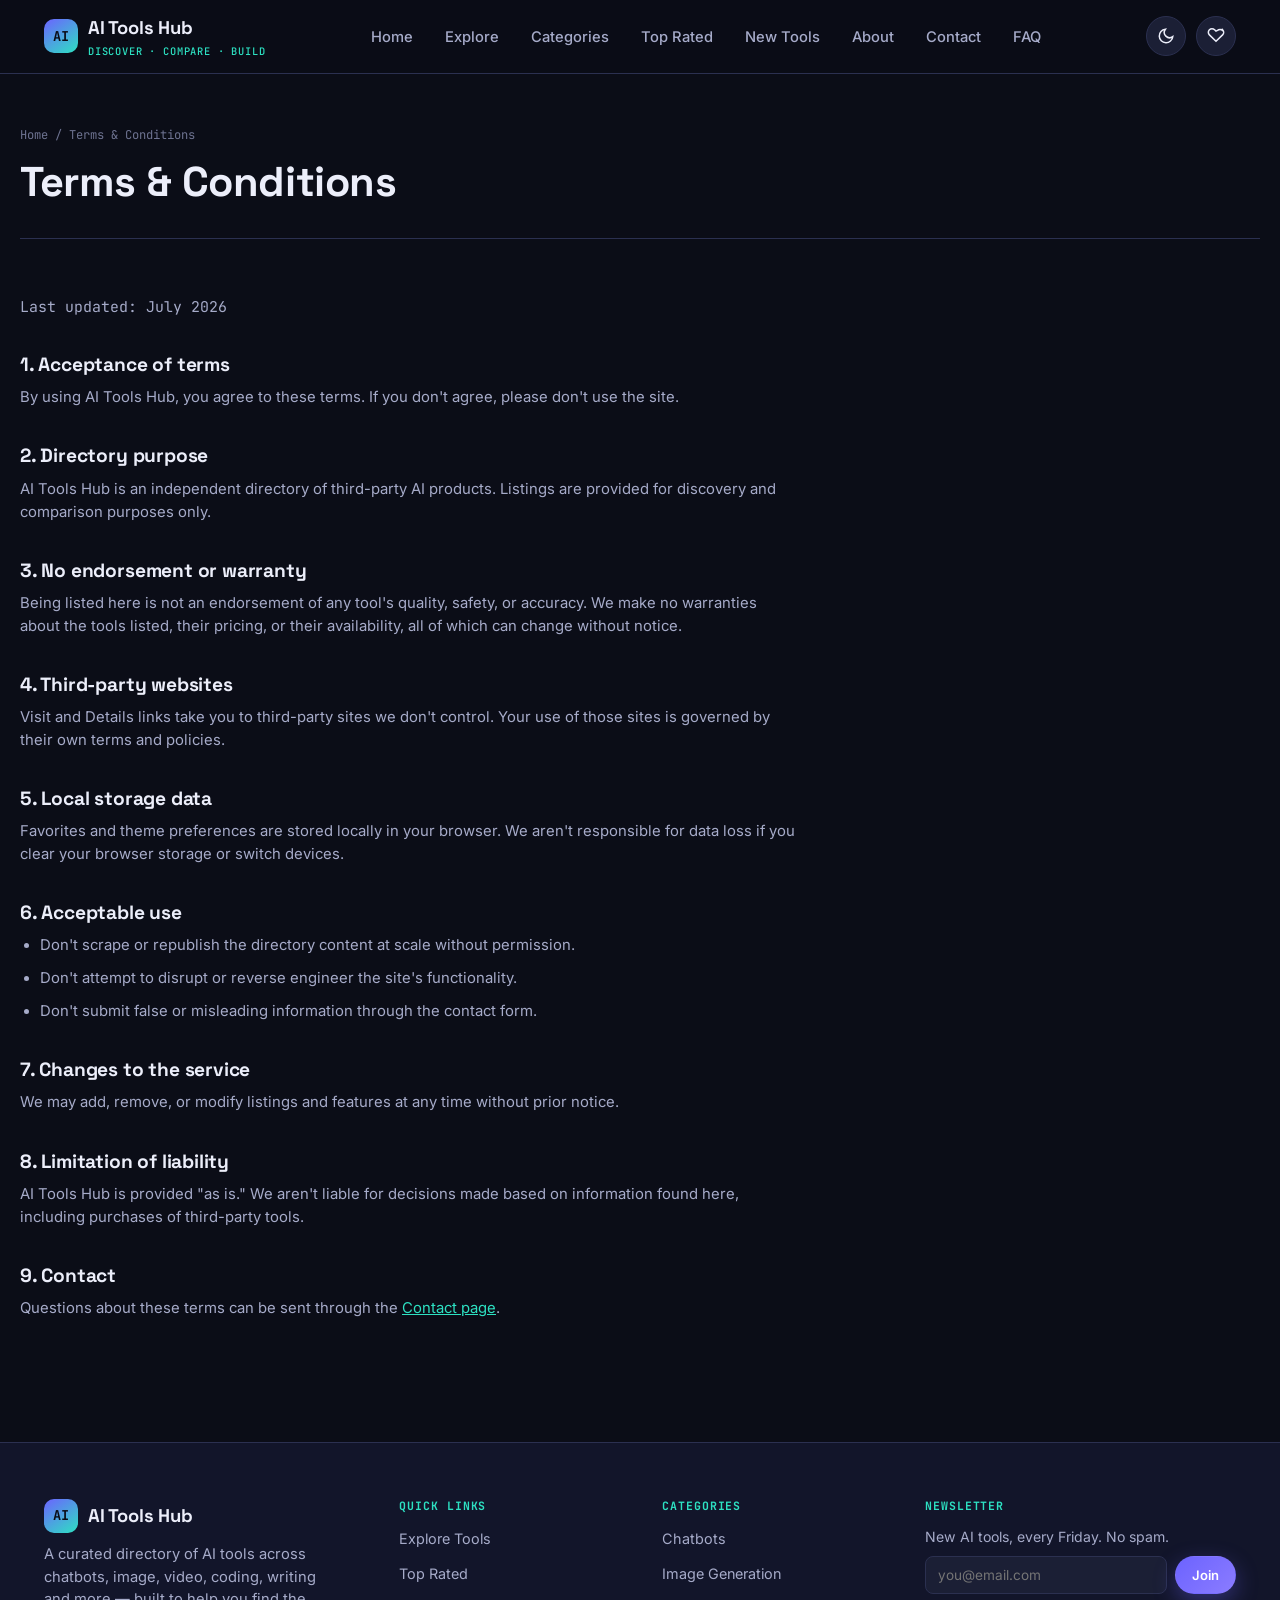
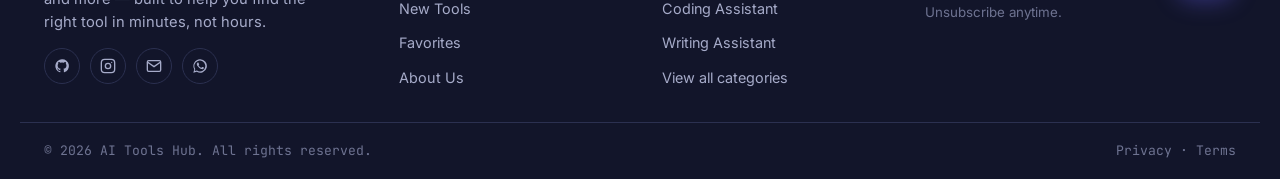
<file: terms.html>
<!DOCTYPE html>
<html lang="en">
<head>
<meta charset="UTF-8">
<meta name="viewport" content="width=device-width, initial-scale=1.0">
<title>Terms & Conditions — AI Tools Hub</title>
<meta name="description" content="The terms governing your use of the AI Tools Hub directory.">
<meta name="theme-color" content="#0B0D17">
<link rel="preconnect" href="https://fonts.googleapis.com">
<link rel="preconnect" href="https://fonts.gstatic.com" crossorigin>
<link href="https://fonts.googleapis.com/css2?family=Space+Grotesk:wght@500;600;700&family=Inter:wght@400;500;600;700&family=JetBrains+Mono:wght@400;500;700&display=swap" rel="stylesheet">
<style>
/* ==========================================================================
   variables.css — Design tokens
   Signature direction: a "console" aesthetic — deep indigo surfaces,
   monospace data readouts on tool cards, violet + mint signal colors.
   ========================================================================== */

:root{
  /* ---- Type ---- */
  --font-display: 'Space Grotesk', 'Segoe UI', sans-serif;
  --font-body: 'Inter', 'Segoe UI', sans-serif;
  --font-mono: 'JetBrains Mono', 'Courier New', monospace;

  /* ---- Dark theme (default) ---- */
  --bg-0: #0B0D17;
  --bg-1: #12152400;
  --bg-1-solid: #12152A;
  --bg-2: #1B1F35;
  --bg-3: #242945;
  --border: #2B3050;
  --text-0: #ECEEFA;
  --text-1: #A6ABC9;
  --text-2: #6E7391;

  --accent: #6C63FF;
  --accent-soft: rgba(108,99,255,0.16);
  --accent-2: #2DE1C2;
  --accent-2-soft: rgba(45,225,194,0.14);
  --warn: #FF8A5B;
  --warn-soft: rgba(255,138,91,0.15);
  --danger: #FF5C7A;
  --star: #FFC857;

  --shadow-1: 0 1px 2px rgba(0,0,0,0.4);
  --shadow-2: 0 8px 24px rgba(6,8,20,0.45);
  --shadow-glow: 0 0 0 1px rgba(108,99,255,0.35), 0 12px 32px rgba(108,99,255,0.18);

  --radius-sm: 8px;
  --radius-md: 14px;
  --radius-lg: 22px;
  --radius-pill: 999px;

  --gap-xs: 6px;
  --gap-sm: 12px;
  --gap-md: 20px;
  --gap-lg: 32px;
  --gap-xl: 56px;

  --container: 1240px;
  --dur-fast: 150ms;
  --dur-med: 320ms;
  --dur-slow: 600ms;
  --ease: cubic-bezier(.22,.9,.32,1);
}

[data-theme="light"]{
  --bg-0: #F3F4FB;
  --bg-1-solid: #FFFFFF;
  --bg-2: #FFFFFF;
  --bg-3: #ECEDFA;
  --border: #DFE1F2;
  --text-0: #12142A;
  --text-1: #4C5074;
  --text-2: #7B7FA3;

  --accent-soft: rgba(108,99,255,0.10);
  --accent-2-soft: rgba(45,225,194,0.14);
  --warn-soft: rgba(255,138,91,0.14);

  --shadow-1: 0 1px 2px rgba(20,22,50,0.06);
  --shadow-2: 0 10px 30px rgba(20,22,50,0.09);
  --shadow-glow: 0 0 0 1px rgba(108,99,255,0.25), 0 12px 32px rgba(108,99,255,0.14);
}

@media (prefers-reduced-motion: reduce){
  *{ animation-duration: 0.001ms !important; animation-iteration-count: 1 !important; transition-duration: 0.001ms !important; scroll-behavior: auto !important; }
}
/* ==========================================================================
   style.css — Base + components
   ========================================================================== */

*, *::before, *::after{ box-sizing: border-box; }
html{ scroll-behavior: smooth; }
body{
  margin: 0;
  background: var(--bg-0);
  color: var(--text-0);
  font-family: var(--font-body);
  line-height: 1.55;
  -webkit-font-smoothing: antialiased;
  transition: background var(--dur-med) var(--ease), color var(--dur-med) var(--ease);
}

img{ max-width: 100%; display: block; }
a{ color: inherit; }
h1,h2,h3,h4{ font-family: var(--font-display); line-height: 1.15; margin: 0; letter-spacing: -0.01em; }
p{ margin: 0; }
ul{ margin: 0; padding: 0; }
button{ font-family: inherit; }

:focus-visible{ outline: 2px solid var(--accent-2); outline-offset: 2px; }

.container{ max-width: var(--container); margin: 0 auto; padding: 0 24px; }
.section{ padding: var(--gap-xl) 0; }
.section-tight{ padding: var(--gap-lg) 0; }

.eyebrow{
  font-family: var(--font-mono);
  font-size: 0.72rem;
  letter-spacing: 0.14em;
  text-transform: uppercase;
  color: var(--accent-2);
  display: inline-flex;
  align-items: center;
  gap: 8px;
}
.eyebrow::before{ content:''; width: 18px; height: 1px; background: var(--accent-2); }

.section-head{ display:flex; align-items:flex-end; justify-content:space-between; gap: var(--gap-md); margin-bottom: var(--gap-lg); flex-wrap: wrap; }
.section-head h2{ font-size: clamp(1.5rem, 2.4vw, 2.1rem); margin-top: 8px; }
.section-head p{ color: var(--text-1); max-width: 56ch; margin-top: 8px; }
.section-link{ font-size: 0.88rem; font-weight: 600; color: var(--accent-2); text-decoration:none; white-space: nowrap; }
.section-link:hover{ text-decoration: underline; }

/* ---- Buttons ---- */
.btn{
  display: inline-flex;
  align-items: center;
  justify-content: center;
  gap: 8px;
  padding: 12px 22px;
  border-radius: var(--radius-pill);
  font-weight: 600;
  font-size: 0.92rem;
  text-decoration: none;
  border: 1px solid transparent;
  cursor: pointer;
  transition: transform var(--dur-fast) var(--ease), box-shadow var(--dur-fast) var(--ease), border-color var(--dur-fast) var(--ease), background var(--dur-fast) var(--ease);
}
.btn:active{ transform: scale(0.97); }
.btn-primary{ background: linear-gradient(135deg, var(--accent), #8B7CFF); color: #fff; box-shadow: 0 8px 22px rgba(108,99,255,0.35); }
.btn-primary:hover{ transform: translateY(-2px); }
.btn-ghost{ background: transparent; border-color: var(--border); color: var(--text-0); }
.btn-ghost:hover{ border-color: var(--accent); }
.btn-sm{ padding: 8px 16px; font-size: 0.82rem; }
.btn-block{ width: 100%; }
.btn[disabled]{ opacity: .5; cursor: not-allowed; }

/* ---- Hero ---- */
.hero{
  position: relative;
  overflow: hidden;
  padding: 76px 0 64px;
  border-bottom: 1px solid var(--border);
}
.hero-inner{ position: relative; z-index: 2; max-width: 760px; margin: 0 auto; text-align: center; }
.hero h1{ font-size: clamp(2.2rem, 5.4vw, 3.6rem); }
.hero h1 .accent{ color: var(--accent-2); }
.hero-sub{ margin-top: 18px; color: var(--text-1); font-size: 1.05rem; max-width: 56ch; margin-left:auto; margin-right:auto; }

.console{
  margin: 34px auto 0;
  max-width: 640px;
  background: var(--bg-1-solid);
  border: 1px solid var(--border);
  border-radius: var(--radius-md);
  box-shadow: var(--shadow-2);
  overflow: hidden;
}
.console-bar{
  display: flex; align-items: center; gap: 6px;
  padding: 10px 14px;
  border-bottom: 1px solid var(--border);
  font-family: var(--font-mono);
  font-size: .7rem;
  color: var(--text-2);
}
.console-dot{ width: 9px; height: 9px; border-radius: 50%; background: var(--border); }
.console-dot:nth-child(1){ background:#FF5C7A; }
.console-dot:nth-child(2){ background:#FFC857; }
.console-dot:nth-child(3){ background:#2DE1C2; }
.console-label{ margin-left: 8px; }

.search-form{ display: flex; align-items: center; gap: 10px; padding: 16px 18px; }
.search-form svg{ width: 18px; height: 18px; color: var(--text-2); flex-shrink: 0; }
.search-input{
  flex: 1; min-width: 0;
  background: transparent; border: none; outline: none;
  color: var(--text-0); font-family: var(--font-mono); font-size: 0.95rem;
}
.search-input::placeholder{ color: var(--text-2); }

.hero-stats{ display:flex; gap: var(--gap-lg); justify-content:center; margin-top: 40px; flex-wrap: wrap; }
.hero-stat b{ font-family: var(--font-display); font-size: 1.6rem; display:block; }
.hero-stat span{ color: var(--text-2); font-size: 0.8rem; font-family: var(--font-mono); }

/* ---- Category grid ---- */
.category-grid{ display: grid; grid-template-columns: repeat(5, 1fr); gap: var(--gap-md); }
.category-card{
  background: var(--bg-1-solid);
  border: 1px solid var(--border);
  border-radius: var(--radius-md);
  padding: 20px;
  text-decoration: none;
  color: var(--text-0);
  display: flex; flex-direction: column; gap: 12px;
}
.cat-icon{
  width: 42px; height: 42px; border-radius: var(--radius-sm);
  background: var(--accent-soft);
  color: var(--accent);
  display: grid; place-items: center;
}
.cat-icon svg{ width: 20px; height: 20px; }
.category-card h3{ font-size: 1rem; }
.category-card span{ color: var(--text-2); font-family: var(--font-mono); font-size: 0.76rem; }

/* ---- Tool cards ---- */
.tool-grid{ display: grid; grid-template-columns: repeat(4, 1fr); gap: var(--gap-md); }
.tool-grid.list-view{ grid-template-columns: 1fr; }

.tool-card{
  background: var(--bg-1-solid);
  border: 1px solid var(--border);
  border-radius: var(--radius-md);
  padding: 20px;
  display: flex;
  flex-direction: column;
  gap: 14px;
  position: relative;
}
.tool-top{ display: flex; align-items: flex-start; gap: 12px; }
.tool-logo{
  width: 46px; height: 46px; border-radius: 12px;
  background: linear-gradient(150deg, var(--accent-soft), var(--accent-2-soft));
  color: var(--text-0);
  display: grid; place-items: center;
  font-family: var(--font-display); font-weight: 700;
  flex-shrink: 0;
}
.tool-name-row{ display:flex; align-items:center; justify-content:space-between; gap: 8px; }
.tool-name{ font-family: var(--font-display); font-size: 1.02rem; }
.tool-cat{ color: var(--text-2); font-size: 0.76rem; font-family: var(--font-mono); }

.fav-btn{
  background: none; border: none; cursor: pointer;
  color: var(--text-2);
  width: 30px; height: 30px; display:grid; place-items:center;
  border-radius: 50%;
  flex-shrink: 0;
  transition: color var(--dur-fast) var(--ease), transform var(--dur-fast) var(--ease);
}
.fav-btn svg{ width: 19px; height: 19px; }
.fav-btn:hover{ transform: scale(1.15); }
.fav-btn.active{ color: var(--danger); }
.fav-btn.active svg{ fill: var(--danger); }

.tool-desc{ color: var(--text-1); font-size: 0.88rem; flex: 1; }

.tool-meta-row{ display: flex; align-items: center; justify-content: space-between; gap: 8px; }
.badge{
  font-family: var(--font-mono);
  font-size: 0.68rem;
  font-weight: 600;
  padding: 4px 10px;
  border-radius: var(--radius-pill);
  text-transform: uppercase;
  letter-spacing: 0.04em;
}
.badge-free{ background: var(--accent-2-soft); color: var(--accent-2); }
.badge-freemium{ background: var(--accent-soft); color: #9C93FF; }
.badge-paid{ background: var(--warn-soft); color: var(--warn); }

.rating{ display:flex; align-items:center; gap: 4px; font-family: var(--font-mono); font-size: 0.8rem; color: var(--star); }
.rating svg{ width: 14px; height: 14px; fill: var(--star); }

.tag-row{ display:flex; flex-wrap: wrap; gap: 6px; }
.tag-chip{
  font-family: var(--font-mono);
  font-size: 0.68rem;
  color: var(--text-2);
  background: var(--bg-2);
  border: 1px solid var(--border);
  padding: 3px 9px;
  border-radius: var(--radius-pill);
}

.tool-actions{ display: flex; gap: 8px; margin-top: 4px; }
.tool-actions .btn{ flex: 1; padding: 10px 14px; font-size: 0.82rem; }

/* ---- Filters/toolbar (explore page) ---- */
.toolbar{
  display: flex; flex-wrap: wrap; gap: var(--gap-sm);
  align-items: center; justify-content: space-between;
  background: var(--bg-1-solid);
  border: 1px solid var(--border);
  border-radius: var(--radius-md);
  padding: 16px 18px;
  margin-bottom: var(--gap-lg);
}
.filter-group{ display: flex; flex-wrap: wrap; gap: 8px; }
.chip-btn{
  font-family: var(--font-mono);
  font-size: 0.78rem;
  padding: 7px 14px;
  border-radius: var(--radius-pill);
  border: 1px solid var(--border);
  background: var(--bg-2);
  color: var(--text-1);
  cursor: pointer;
  transition: all var(--dur-fast) var(--ease);
}
.chip-btn:hover{ border-color: var(--accent); color: var(--text-0); }
.chip-btn.active{ background: var(--accent); color: #fff; border-color: var(--accent); }

.select-input, .text-input, textarea.text-input{
  font-family: var(--font-body);
  background: var(--bg-2);
  border: 1px solid var(--border);
  color: var(--text-0);
  border-radius: var(--radius-sm);
  padding: 10px 14px;
  font-size: 0.88rem;
}
.select-input{ font-family: var(--font-mono); }

.results-count{ font-family: var(--font-mono); font-size: 0.8rem; color: var(--text-2); }

.empty-state{
  text-align: center;
  padding: 60px 20px;
  color: var(--text-1);
}
.empty-state svg{ width: 54px; height: 54px; color: var(--text-2); margin: 0 auto 16px; }
.empty-state h3{ margin-bottom: 6px; }

.pagination{ display:flex; justify-content:center; gap: 8px; margin-top: var(--gap-lg); }
.page-btn{
  width: 38px; height: 38px; border-radius: var(--radius-sm);
  border: 1px solid var(--border); background: var(--bg-2); color: var(--text-1);
  font-family: var(--font-mono); cursor: pointer;
}
.page-btn.active{ background: var(--accent); border-color: var(--accent); color:#fff; }

/* ---- Stats section ---- */
.stats-strip{
  display: grid; grid-template-columns: repeat(4,1fr);
  gap: var(--gap-md);
  background: var(--bg-1-solid);
  border: 1px solid var(--border);
  border-radius: var(--radius-lg);
  padding: 36px;
}
.stat-item{ text-align: center; }
.stat-item b{ font-family: var(--font-display); font-size: clamp(1.8rem,3vw,2.6rem); color: var(--accent-2); display:block; }
.stat-item span{ color: var(--text-2); font-family: var(--font-mono); font-size: 0.78rem; }

/* ---- Testimonials ---- */
.testimonial-grid{ display: grid; grid-template-columns: repeat(3,1fr); gap: var(--gap-md); }
.testimonial-card{
  background: var(--bg-1-solid); border: 1px solid var(--border);
  border-radius: var(--radius-md); padding: 24px;
}
.testimonial-card p{ color: var(--text-1); font-size: 0.92rem; }
.testimonial-who{ display:flex; align-items:center; gap: 12px; margin-top: 18px; }
.avatar{
  width: 38px; height: 38px; border-radius: 50%;
  background: linear-gradient(135deg, var(--accent), var(--accent-2));
  display:grid; place-items:center; color:#0B0D17; font-weight:700; font-family: var(--font-display);
}
.who-name{ font-size: 0.86rem; font-weight: 600; }
.who-role{ font-size: 0.76rem; color: var(--text-2); }

/* ---- Newsletter ---- */
.newsletter-panel{
  background: linear-gradient(135deg, var(--bg-2), var(--bg-3));
  border: 1px solid var(--border);
  border-radius: var(--radius-lg);
  padding: 44px;
  text-align: center;
}
.newsletter-panel form{ display:flex; gap:10px; max-width: 460px; margin: 22px auto 0; }
.newsletter-panel input{ flex:1; }

/* ---- Toast ---- */
.toast-stack{ position: fixed; bottom: 24px; left: 24px; z-index: 500; display:flex; flex-direction:column; gap:10px; }
.toast{
  background: var(--bg-1-solid);
  border: 1px solid var(--border);
  border-left: 3px solid var(--accent-2);
  border-radius: var(--radius-sm);
  padding: 12px 16px;
  font-size: 0.85rem;
  box-shadow: var(--shadow-2);
  min-width: 240px;
  animation: slideUp 260ms var(--ease) both;
}
.toast.error{ border-left-color: var(--danger); }
.toast.info{ border-left-color: var(--text-2); }

/* ---- Scroll progress ---- */
.scroll-progress{
  position: fixed; top: 0; left: 0; height: 3px;
  background: linear-gradient(90deg, var(--accent), var(--accent-2));
  width: 0%; z-index: 400;
}

/* ---- Page header (interior pages) ---- */
.page-header{ padding: 52px 0 32px; border-bottom: 1px solid var(--border); }
.breadcrumbs{ font-family: var(--font-mono); font-size: 0.76rem; color: var(--text-2); margin-bottom: 14px; }
.breadcrumbs a{ color: var(--text-2); text-decoration: none; }
.breadcrumbs a:hover{ color: var(--accent-2); }
.page-header h1{ font-size: clamp(1.8rem, 3.6vw, 2.6rem); }
.page-header p{ color: var(--text-1); margin-top: 10px; max-width: 60ch; }

/* ---- Category detail chips (categories page) ---- */
.cat-legend{ display:flex; flex-wrap:wrap; gap: 8px; margin-bottom: var(--gap-lg); }

/* ---- Tool details page ---- */
.details-layout{ display: grid; grid-template-columns: 2fr 1fr; gap: var(--gap-lg); align-items: start; }
.details-main{
  background: var(--bg-1-solid); border: 1px solid var(--border); border-radius: var(--radius-lg); padding: 32px;
}
.details-head{ display:flex; gap: 18px; align-items:flex-start; }
.details-head .tool-logo{ width: 64px; height: 64px; font-size: 1.4rem; border-radius: 16px; }
.details-head h1{ font-size: 1.7rem; }
.details-section{ margin-top: 26px; }
.details-section h3{ font-size: 0.95rem; margin-bottom: 10px; }
.details-section p{ color: var(--text-1); }
.feature-list{ list-style: none; display: flex; flex-direction: column; gap: 10px; }
.feature-list li{ display:flex; gap: 10px; align-items:flex-start; color: var(--text-1); font-size: 0.9rem; }
.feature-list svg{ width: 16px; height: 16px; color: var(--accent-2); margin-top: 3px; flex-shrink: 0; }

.details-side{
  background: var(--bg-1-solid); border: 1px solid var(--border); border-radius: var(--radius-lg); padding: 24px;
  display: flex; flex-direction: column; gap: 16px;
}
.side-row{ display:flex; justify-content: space-between; font-size: 0.86rem; padding: 10px 0; border-bottom: 1px solid var(--border); }
.side-row:last-of-type{ border-bottom: none; }
.side-row span{ color: var(--text-2); }

.related-grid{ display:grid; grid-template-columns: repeat(3,1fr); gap: var(--gap-md); margin-top: var(--gap-md); }

/* ---- FAQ accordion ---- */
.faq-list{ display: flex; flex-direction: column; gap: 12px; max-width: 820px; }
.faq-item{ background: var(--bg-1-solid); border: 1px solid var(--border); border-radius: var(--radius-md); overflow: hidden; }
.faq-q{
  width: 100%; text-align: left; background: none; border: none; cursor: pointer;
  padding: 18px 20px; display:flex; align-items:center; justify-content:space-between; gap: 12px;
  color: var(--text-0); font-weight: 600; font-size: 0.95rem;
}
.faq-q svg{ width: 18px; height: 18px; flex-shrink: 0; transition: transform var(--dur-med) var(--ease); color: var(--text-2); }
.faq-item.open .faq-q svg{ transform: rotate(45deg); color: var(--accent-2); }
.faq-a{ max-height: 0; overflow: hidden; transition: max-height var(--dur-med) var(--ease); }
.faq-a-inner{ padding: 0 20px 20px; color: var(--text-1); font-size: 0.9rem; }
.faq-item.open .faq-a{ max-height: 320px; }

/* ---- Contact / forms ---- */
.form-grid{ display:grid; grid-template-columns: 1fr 1fr; gap: 16px; }
.form-field{ display:flex; flex-direction:column; gap: 6px; margin-bottom: 16px; }
.form-field label{ font-size: 0.82rem; color: var(--text-1); font-weight: 600; }
.form-field .error-msg{ font-size: 0.76rem; color: var(--danger); display:none; }
.form-field.invalid .text-input{ border-color: var(--danger); }
.form-field.invalid .error-msg{ display:block; }
.form-field.full{ grid-column: 1 / -1; }
.contact-layout{ display:grid; grid-template-columns: 1fr 1fr; gap: var(--gap-lg); }
.contact-info-card{ background: var(--bg-1-solid); border:1px solid var(--border); border-radius: var(--radius-lg); padding: 28px; }
.info-row{ display:flex; gap: 12px; align-items:flex-start; margin-bottom: 20px; }
.info-row svg{ width:18px; height:18px; color: var(--accent-2); margin-top:2px; flex-shrink:0; }
.info-row h4{ font-size: 0.9rem; margin-bottom: 2px; }
.info-row span{ color: var(--text-2); font-size: 0.84rem; }

.form-success{
  display:none; background: var(--accent-2-soft); border:1px solid var(--accent-2);
  color: var(--accent-2); padding: 14px 18px; border-radius: var(--radius-sm); font-size: 0.86rem; margin-bottom: 16px;
}
.form-success.show{ display:block; }

/* ---- Legal pages ---- */
.legal-body{ max-width: 780px; }
.legal-body h2{ font-size: 1.2rem; margin-top: 36px; margin-bottom: 10px; }
.legal-body h2:first-child{ margin-top: 0; }
.legal-body p, .legal-body li{ color: var(--text-1); font-size: 0.93rem; margin-bottom: 10px; }
.legal-body ul{ padding-left: 20px; list-style: disc; }
.legal-updated{ font-family: var(--font-mono); font-size: 0.78rem; color: var(--text-2); margin-bottom: 30px; }

/* ---- 404 ---- */
.error-page{ min-height: 60vh; display:flex; flex-direction:column; align-items:center; justify-content:center; text-align:center; padding: 80px 20px; }
.error-code{ font-family: var(--font-display); font-size: clamp(5rem, 16vw, 9rem); color: var(--accent); line-height:1; }
.error-page p{ color: var(--text-1); margin: 14px 0 26px; max-width: 46ch; }

/* ---- Favorites empty ---- */
.fav-toolbar{ display:flex; justify-content:space-between; align-items:center; margin-bottom: var(--gap-lg); flex-wrap: wrap; gap: 12px; }

/* ---- Utility ---- */
.text-center{ text-align:center; }
.mt-lg{ margin-top: var(--gap-lg); }
.flex-center{ display:flex; align-items:center; justify-content:center; }
/* ==========================================================================
   navbar.css
   ========================================================================== */

.site-header{
  position: sticky;
  top: 0;
  z-index: 200;
  background: color-mix(in srgb, var(--bg-0) 88%, transparent);
  backdrop-filter: blur(14px);
  border-bottom: 1px solid var(--border);
}

.navbar{
  max-width: var(--container);
  margin: 0 auto;
  padding: 14px 24px;
  display: flex;
  align-items: center;
  justify-content: space-between;
  gap: var(--gap-md);
}

.brand{
  display: flex;
  align-items: center;
  gap: 10px;
  font-family: var(--font-display);
  font-weight: 700;
  font-size: 1.15rem;
  color: var(--text-0);
  text-decoration: none;
  letter-spacing: -0.01em;
}

.brand-mark{
  width: 34px; height: 34px;
  border-radius: 10px;
  background: linear-gradient(145deg, var(--accent), var(--accent-2));
  display: grid; place-items: center;
  color: #0B0D17;
  font-family: var(--font-mono);
  font-weight: 700;
  font-size: 0.85rem;
  flex-shrink: 0;
}

.brand small{
  font-family: var(--font-mono);
  font-weight: 500;
  color: var(--accent-2);
  font-size: 0.65rem;
  display: block;
  letter-spacing: 0.08em;
}

.nav-links{
  display: flex;
  align-items: center;
  gap: 4px;
  list-style: none;
}

.nav-links a{
  color: var(--text-1);
  text-decoration: none;
  font-size: 0.92rem;
  font-weight: 500;
  padding: 8px 14px;
  border-radius: var(--radius-pill);
  transition: color var(--dur-fast) var(--ease), background var(--dur-fast) var(--ease);
  white-space: nowrap;
}

.nav-links a:hover,
.nav-links a:focus-visible{
  color: var(--text-0);
  background: var(--bg-2);
}

.nav-links a.active{
  color: var(--text-0);
  background: var(--accent-soft);
}

.nav-actions{
  display: flex;
  align-items: center;
  gap: 10px;
}

.icon-btn{
  width: 40px; height: 40px;
  display: grid; place-items: center;
  border-radius: var(--radius-pill);
  border: 1px solid var(--border);
  background: var(--bg-2);
  color: var(--text-0);
  cursor: pointer;
  transition: transform var(--dur-fast) var(--ease), border-color var(--dur-fast) var(--ease);
}
.icon-btn:hover{ border-color: var(--accent); transform: translateY(-1px); }
.icon-btn svg{ width: 18px; height: 18px; }

.theme-toggle .sun{ display:none; }
[data-theme="light"] .theme-toggle .moon{ display:none; }
[data-theme="light"] .theme-toggle .sun{ display:block; }

.fav-count{
  position: absolute;
  top: -4px; right: -4px;
  background: var(--warn);
  color: #1a0a02;
  font-family: var(--font-mono);
  font-size: 0.62rem;
  font-weight: 700;
  min-width: 16px; height: 16px;
  border-radius: 999px;
  display: grid; place-items: center;
  padding: 0 3px;
}

.nav-actions .icon-btn{ position: relative; }

.menu-toggle{ display: none; }

.mobile-drawer{
  display: none;
}

/* Mobile nav */
@media (max-width: 900px){
  .nav-links{ display: none; }
  .menu-toggle{ display: grid; }

  .mobile-drawer{
    display: block;
    position: fixed;
    inset: 0 0 0 auto;
    width: min(78vw, 320px);
    height: 100vh;
    background: var(--bg-1-solid);
    border-left: 1px solid var(--border);
    transform: translateX(100%);
    transition: transform var(--dur-med) var(--ease);
    z-index: 300;
    padding: 24px;
    overflow-y: auto;
  }
  .mobile-drawer.open{ transform: translateX(0); }
  .mobile-drawer ul{ list-style: none; display: flex; flex-direction: column; gap: 4px; margin-top: 28px; }
  .mobile-drawer a{
    display: block; padding: 12px 14px; border-radius: var(--radius-sm);
    color: var(--text-1); text-decoration: none; font-weight: 500;
  }
  .mobile-drawer a.active, .mobile-drawer a:hover{ color: var(--text-0); background: var(--bg-2); }

  .drawer-close{
    display: flex; justify-content: flex-end;
  }

  .drawer-overlay{
    position: fixed; inset: 0; background: rgba(3,4,10,0.55);
    opacity: 0; pointer-events: none; transition: opacity var(--dur-med) var(--ease);
    z-index: 290;
  }
  .drawer-overlay.open{ opacity: 1; pointer-events: auto; }
}
/* ==========================================================================
   footer.css
   ========================================================================== */

.site-footer{
  background: var(--bg-1-solid);
  border-top: 1px solid var(--border);
  margin-top: var(--gap-xl);
}

.footer-top{
  max-width: var(--container);
  margin: 0 auto;
  padding: var(--gap-xl) 24px var(--gap-lg);
  display: grid;
  grid-template-columns: 1.4fr 1fr 1fr 1.2fr;
  gap: var(--gap-lg);
}

.footer-brand p{
  color: var(--text-1);
  font-size: 0.92rem;
  max-width: 32ch;
  margin-top: 10px;
}

.footer-col h4{
  font-family: var(--font-mono);
  text-transform: uppercase;
  letter-spacing: 0.08em;
  font-size: 0.72rem;
  color: var(--accent-2);
  margin-bottom: 14px;
}

.footer-col ul{ list-style: none; display: flex; flex-direction: column; gap: 10px; }
.footer-col a{
  color: var(--text-1);
  text-decoration: none;
  font-size: 0.9rem;
  transition: color var(--dur-fast) var(--ease);
}
.footer-col a:hover{ color: var(--text-0); }

.footer-newsletter form{
  display: flex;
  gap: 8px;
  margin-top: 8px;
}
.footer-newsletter input{
  flex: 1;
  min-width: 0;
  padding: 10px 12px;
  border-radius: var(--radius-sm);
  border: 1px solid var(--border);
  background: var(--bg-2);
  color: var(--text-0);
  font-size: 0.85rem;
}
.footer-newsletter small{ display:block; margin-top: 8px; color: var(--text-2); }

.social-row{
  display: flex;
  gap: 10px;
  margin-top: 14px;
}
.social-row a{
  width: 36px; height: 36px;
  border-radius: 999px;
  border: 1px solid var(--border);
  display: grid; place-items: center;
  color: var(--text-1);
}
.social-row a:hover{ color: var(--accent-2); border-color: var(--accent-2); }
.social-row svg{ width: 16px; height: 16px; }

.footer-bottom{
  border-top: 1px solid var(--border);
  padding: 18px 24px;
  max-width: var(--container);
  margin: 0 auto;
  display: flex;
  align-items: center;
  justify-content: space-between;
  gap: 12px;
  font-size: 0.82rem;
  color: var(--text-2);
  font-family: var(--font-mono);
}

.back-to-top{
  position: fixed;
  right: 24px; bottom: 24px;
  width: 46px; height: 46px;
  border-radius: 999px;
  background: var(--accent);
  color: #fff;
  border: none;
  display: grid; place-items: center;
  cursor: pointer;
  opacity: 0; pointer-events: none;
  transform: translateY(10px);
  transition: all var(--dur-med) var(--ease);
  box-shadow: var(--shadow-2);
  z-index: 150;
}
.back-to-top.show{ opacity: 1; pointer-events: auto; transform: translateY(0); }
.back-to-top svg{ width: 18px; height: 18px; }

@media (max-width: 860px){
  .footer-top{ grid-template-columns: 1fr 1fr; }
  .footer-bottom{ flex-direction: column; text-align: center; }
}
@media (max-width: 520px){
  .footer-top{ grid-template-columns: 1fr; }
}
/* ==========================================================================
   animations.css
   ========================================================================== */

@keyframes fadeIn{ from{ opacity:0; } to{ opacity:1; } }
@keyframes slideUp{ from{ opacity:0; transform: translateY(24px); } to{ opacity:1; transform: translateY(0); } }
@keyframes popIn{ from{ opacity:0; transform: scale(.92); } to{ opacity:1; transform: scale(1); } }
@keyframes spin{ to{ transform: rotate(360deg); } }
@keyframes pulseGlow{
  0%,100%{ box-shadow: 0 0 0 0 rgba(108,99,255,0.35); }
  50%{ box-shadow: 0 0 0 8px rgba(108,99,255,0); }
}
@keyframes gridDrift{
  from{ background-position: 0 0; }
  to{ background-position: 60px 60px; }
}
@keyframes blink{ 50%{ opacity: 0; } }
@keyframes floatY{
  0%,100%{ transform: translateY(0); }
  50%{ transform: translateY(-10px); }
}
@keyframes ripple{
  from{ transform: scale(0); opacity: .55; }
  to{ transform: scale(2.6); opacity: 0; }
}

.fade-in{ animation: fadeIn var(--dur-slow) var(--ease) both; }
.slide-up{ animation: slideUp var(--dur-slow) var(--ease) both; }
.pop-in{ animation: popIn var(--dur-med) var(--ease) both; }

/* Scroll reveal: JS toggles .in-view */
.reveal{
  opacity: 0;
  transform: translateY(28px);
  transition: opacity 700ms var(--ease), transform 700ms var(--ease);
}
.reveal.in-view{ opacity: 1; transform: translateY(0); }
.reveal-stagger > *{ transition-delay: calc(var(--stagger-i, 0) * 70ms); }

/* Hover lift */
.hover-lift{ transition: transform var(--dur-med) var(--ease), box-shadow var(--dur-med) var(--ease); }
.hover-lift:hover{ transform: translateY(-6px); box-shadow: var(--shadow-2); }

/* Card tilt (JS sets --rx/--ry via pointer move) */
.tilt{
  --rx: 0deg; --ry: 0deg;
  transform: perspective(800px) rotateX(var(--rx)) rotateY(var(--ry));
  transition: transform 200ms var(--ease);
  will-change: transform;
}

/* Ripple buttons */
.ripple-btn{ position: relative; overflow: hidden; }
.ripple-span{
  position: absolute;
  border-radius: 999px;
  background: rgba(255,255,255,0.55);
  pointer-events: none;
  animation: ripple 650ms ease-out forwards;
}

/* Loading spinner */
.spinner{
  width: 34px; height: 34px;
  border-radius: 50%;
  border: 3px solid var(--border);
  border-top-color: var(--accent);
  animation: spin 800ms linear infinite;
}
.loading-screen{
  position: fixed; inset: 0; z-index: 999;
  background: var(--bg-0);
  display: grid; place-items: center;
  gap: 14px;
  transition: opacity 500ms var(--ease), visibility 500ms;
}
.loading-screen.hide{ opacity: 0; visibility: hidden; }
.loading-screen span{ font-family: var(--font-mono); color: var(--text-2); font-size: .8rem; letter-spacing: .08em; }

/* Typing effect caret */
.caret{
  display: inline-block; width: 2px; height: 1em;
  background: var(--accent-2);
  margin-left: 2px;
  animation: blink 900ms step-end infinite;
  vertical-align: middle;
}

/* Animated grid backdrop for hero */
.grid-backdrop{
  position: absolute; inset: 0;
  background-image:
    linear-gradient(var(--border) 1px, transparent 1px),
    linear-gradient(90deg, var(--border) 1px, transparent 1px);
  background-size: 42px 42px;
  opacity: 0.35;
  animation: gridDrift 14s linear infinite;
  mask-image: radial-gradient(ellipse at 50% 0%, black 40%, transparent 78%);
}
.floaty{ animation: floatY 6s ease-in-out infinite; }

/* Counters (JS drives the number, this is just presentational) */
.counter-num{ font-variant-numeric: tabular-nums; }

/* Skeleton / lazy loading shimmer */
@keyframes shimmer{ 0%{ background-position: -300px 0; } 100%{ background-position: 300px 0; } }
.skeleton{
  background: linear-gradient(90deg, var(--bg-2) 25%, var(--bg-3) 37%, var(--bg-2) 63%);
  background-size: 300px 100%;
  animation: shimmer 1.4s linear infinite;
  border-radius: var(--radius-md);
}
/* ==========================================================================
   responsive.css — mobile-first breakpoint overrides
   ========================================================================== */

@media (max-width: 1080px){
  .category-grid{ grid-template-columns: repeat(3,1fr); }
  .tool-grid{ grid-template-columns: repeat(3,1fr); }
  .testimonial-grid{ grid-template-columns: repeat(2,1fr); }
  .stats-strip{ grid-template-columns: repeat(2,1fr); }
}

@media (max-width: 860px){
  .details-layout{ grid-template-columns: 1fr; }
  .contact-layout{ grid-template-columns: 1fr; }
  .related-grid{ grid-template-columns: repeat(2,1fr); }
}

@media (max-width: 720px){
  .category-grid{ grid-template-columns: repeat(2,1fr); }
  .tool-grid{ grid-template-columns: repeat(2,1fr); }
  .testimonial-grid{ grid-template-columns: 1fr; }
  .stats-strip{ grid-template-columns: repeat(2,1fr); gap: var(--gap-md); padding: 24px; }
  .hero{ padding: 56px 0 44px; }
  .form-grid{ grid-template-columns: 1fr; }
  .toolbar{ flex-direction: column; align-items: stretch; }
  .section-head{ flex-direction: column; align-items: flex-start; }
}

@media (max-width: 520px){
  .category-grid{ grid-template-columns: 1fr 1fr; }
  .tool-grid{ grid-template-columns: 1fr; }
  .related-grid{ grid-template-columns: 1fr; }
  .footer-newsletter form{ flex-direction: column; }
  .hero-stats{ gap: var(--gap-md); }
  .navbar{ padding: 12px 16px; }
  .container{ padding: 0 16px; }
  .details-head{ flex-direction: column; }
  .back-to-top{ right: 16px; bottom: 16px; }
}

</style>
</head>
<body data-page="terms">

<div class="loading-screen"><div class="spinner"></div><span>LOADING AI TOOLS HUB&hellip;</span></div>
<div class="scroll-progress"></div>
<div class="drawer-overlay"></div>

<header class="site-header">
  <nav class="navbar">
    <a href="index.html" class="brand">
      <span class="brand-mark">AI</span>
      <span>AI Tools Hub<small>DISCOVER &middot; COMPARE &middot; BUILD</small></span>
    </a>
    <ul class="nav-links">
      <li><a href="index.html">Home</a></li>
      <li><a href="explore.html">Explore</a></li>
      <li><a href="categories.html">Categories</a></li>
      <li><a href="top-rated.html">Top Rated</a></li>
      <li><a href="new-tools.html">New Tools</a></li>
      <li><a href="about.html">About</a></li>
      <li><a href="contact.html">Contact</a></li>
      <li><a href="faq.html">FAQ</a></li>
    </ul>
    <div class="nav-actions">
      <button class="icon-btn theme-toggle" aria-label="Toggle dark or light theme">
        <svg class="moon" viewBox="0 0 24 24" fill="none" stroke="currentColor" stroke-width="2"><path d="M21 12.8A9 9 0 1 1 11.2 3 7 7 0 0 0 21 12.8z"/></svg>
        <svg class="sun" viewBox="0 0 24 24" fill="none" stroke="currentColor" stroke-width="2"><circle cx="12" cy="12" r="4"/><path d="M12 2v2M12 20v2M4.9 4.9l1.4 1.4M17.7 17.7l1.4 1.4M2 12h2M20 12h2M4.9 19.1l1.4-1.4M17.7 6.3l1.4-1.4"/></svg>
      </button>
      <a class="icon-btn" href="favorites.html" aria-label="View favorites">
        <svg viewBox="0 0 24 24" fill="none" stroke="currentColor" stroke-width="2"><path d="M20.8 4.6c-1.9-1.9-5-1.9-6.9 0L12 5.5l-1.9-1.9c-1.9-1.9-5-1.9-6.9 0-1.9 1.9-1.9 5 0 6.9L12 19.1l8.8-8.6c1.9-1.9 1.9-5 0-6.9z"/></svg>
        <span class="fav-count">0</span>
      </a>
      <button class="icon-btn menu-toggle" aria-label="Open menu">
        <svg viewBox="0 0 24 24" fill="none" stroke="currentColor" stroke-width="2"><path d="M3 6h18M3 12h18M3 18h18"/></svg>
      </button>
    </div>
  </nav>
</header>

<div class="mobile-drawer">
  <div class="drawer-close">
    <button class="icon-btn" aria-label="Close menu">
      <svg viewBox="0 0 24 24" fill="none" stroke="currentColor" stroke-width="2"><path d="M18 6L6 18M6 6l12 12"/></svg>
    </button>
  </div>
  <ul>
    <li><a href="index.html">Home</a></li>
    <li><a href="explore.html">Explore</a></li>
    <li><a href="categories.html">Categories</a></li>
    <li><a href="top-rated.html">Top Rated</a></li>
    <li><a href="new-tools.html">New Tools</a></li>
    <li><a href="about.html">About</a></li>
    <li><a href="contact.html">Contact</a></li>
    <li><a href="faq.html">FAQ</a></li>
    <li><a href="favorites.html">Favorites</a></li>
    <li><a href="privacy.html">Privacy Policy</a></li>
    <li><a href="terms.html" class="active">Terms & Conditions</a></li>
  </ul>
</div>

<main>

<div class="page-header container">
  <div class="breadcrumbs"><a href="index.html">Home</a> / Terms &amp; Conditions</div>
  <h1>Terms &amp; Conditions</h1>
</div>
<section class="section container">
  <div class="legal-body">
    <p class="legal-updated">Last updated: July 2026</p>

    <h2>1. Acceptance of terms</h2>
    <p>By using AI Tools Hub, you agree to these terms. If you don't agree, please don't use the site.</p>

    <h2>2. Directory purpose</h2>
    <p>AI Tools Hub is an independent directory of third-party AI products. Listings are provided for discovery and comparison purposes only.</p>

    <h2>3. No endorsement or warranty</h2>
    <p>Being listed here is not an endorsement of any tool's quality, safety, or accuracy. We make no warranties about the tools listed, their pricing, or their availability, all of which can change without notice.</p>

    <h2>4. Third-party websites</h2>
    <p>Visit and Details links take you to third-party sites we don't control. Your use of those sites is governed by their own terms and policies.</p>

    <h2>5. Local storage data</h2>
    <p>Favorites and theme preferences are stored locally in your browser. We aren't responsible for data loss if you clear your browser storage or switch devices.</p>

    <h2>6. Acceptable use</h2>
    <ul>
      <li>Don't scrape or republish the directory content at scale without permission.</li>
      <li>Don't attempt to disrupt or reverse engineer the site's functionality.</li>
      <li>Don't submit false or misleading information through the contact form.</li>
    </ul>

    <h2>7. Changes to the service</h2>
    <p>We may add, remove, or modify listings and features at any time without prior notice.</p>

    <h2>8. Limitation of liability</h2>
    <p>AI Tools Hub is provided "as is." We aren't liable for decisions made based on information found here, including purchases of third-party tools.</p>

    <h2>9. Contact</h2>
    <p>Questions about these terms can be sent through the <a href="contact.html" style="color:var(--accent-2);">Contact page</a>.</p>
  </div>
</section>

</main>

<footer class="site-footer">
  <div class="footer-top">
    <div class="footer-brand">
      <a href="index.html" class="brand"><span class="brand-mark">AI</span><span>AI Tools Hub</span></a>
      <p>A curated directory of AI tools across chatbots, image, video, coding, writing and more &mdash; built to help you find the right tool in minutes, not hours.</p>
      <div class="social-row">
        <a href="https://github.com/jv-patel" target="_blank" rel="noopener" aria-label="GitHub"><svg viewBox="0 0 24 24" fill="currentColor"><path d="M12 2a10 10 0 0 0-3.2 19.5c.5.1.7-.2.7-.5v-1.7c-2.8.6-3.4-1.3-3.4-1.3-.5-1.1-1.1-1.5-1.1-1.5-.9-.6.1-.6.1-.6 1 .1 1.5 1 1.5 1 .9 1.5 2.3 1.1 2.9.8.1-.7.4-1.1.6-1.4-2.3-.3-4.6-1.1-4.6-5 0-1.1.4-2 1-2.6-.1-.3-.5-1.3.1-2.7 0 0 .9-.3 2.9 1a10 10 0 0 1 5.2 0c2-1.3 2.9-1 2.9-1 .6 1.4.2 2.4.1 2.7.6.6 1 1.5 1 2.6 0 3.9-2.3 4.7-4.6 5 .4.3.7 1 .7 1.9v2.8c0 .3.2.6.7.5A10 10 0 0 0 12 2z"/></svg></a>
        <a href="https://www.instagram.com/jeel_ptl_.2515?igsh=MTcyYmI2Yjl2MjRzaQ==" target="_blank" rel="noopener" aria-label="Instagram"><svg viewBox="0 0 24 24" fill="none" stroke="currentColor" stroke-width="2"><rect x="2" y="2" width="20" height="20" rx="5"/><circle cx="12" cy="12" r="4"/><circle cx="17.5" cy="6.5" r="1" fill="currentColor" stroke="none"/></svg></a>
        <a href="mailto:jeelpatel0038@gmail.com" aria-label="Gmail"><svg viewBox="0 0 24 24" fill="none" stroke="currentColor" stroke-width="2"><rect x="2" y="4" width="20" height="16" rx="2"/><path d="m22 6-10 7L2 6"/></svg></a>
        <a href="https://wa.me/919723415082" target="_blank" rel="noopener" aria-label="WhatsApp"><svg viewBox="0 0 24 24" fill="currentColor"><path d="M17.5 14.4c-.3-.1-1.6-.8-1.9-.9-.2-.1-.4-.1-.6.1-.2.3-.7.9-.8 1-.2.2-.3.2-.5.1-.3-.1-1.2-.4-2.2-1.4-.8-.7-1.4-1.6-1.5-1.9-.2-.3 0-.4.1-.6.1-.1.3-.3.4-.5.1-.1.2-.3.2-.4.1-.2 0-.3 0-.5-.1-.1-.6-1.4-.8-2-.2-.5-.4-.4-.6-.5h-.5c-.2 0-.5.1-.7.3-.2.3-.9.9-.9 2.1s.9 2.5 1.1 2.7c.1.2 1.9 2.9 4.6 4 .6.3 1.1.4 1.5.6.6.2 1.2.2 1.6.1.5-.1 1.6-.6 1.8-1.3.2-.6.2-1.1.2-1.3-.1-.1-.3-.2-.5-.3z"/><path d="M12 2a10 10 0 0 0-8.6 15L2 22l5.2-1.4A10 10 0 1 0 12 2zm0 18.2c-1.6 0-3.2-.4-4.5-1.3l-.3-.2-3.1.8.8-3-.2-.3A8.2 8.2 0 1 1 12 20.2z"/></svg></a>
      </div>
    </div>

    <div class="footer-col">
      <h4>Quick Links</h4>
      <ul>
        <li><a href="explore.html">Explore Tools</a></li>
        <li><a href="top-rated.html">Top Rated</a></li>
        <li><a href="new-tools.html">New Tools</a></li>
        <li><a href="favorites.html">Favorites</a></li>
        <li><a href="about.html">About Us</a></li>
      </ul>
    </div>
    <div class="footer-col">
      <h4>Categories</h4>
      <ul>
        <li><a href="explore.html?category=chatbots">Chatbots</a></li>
        <li><a href="explore.html?category=image">Image Generation</a></li>
        <li><a href="explore.html?category=coding">Coding Assistant</a></li>
        <li><a href="explore.html?category=writing">Writing Assistant</a></li>
        <li><a href="categories.html">View all categories</a></li>
      </ul>
    </div>
    <div class="footer-col footer-newsletter">
      <h4>Newsletter</h4>
      <p style="color:var(--text-1); font-size:0.88rem;">New AI tools, every Friday. No spam.</p>
      <form novalidate>
        <input type="email" class="text-input" placeholder="you@email.com" required aria-label="Email address">
        <button type="submit" class="btn btn-primary btn-sm ripple-btn">Join</button>
      </form>
      <small>Unsubscribe anytime.</small>
    </div>
  </div>
  <div class="footer-bottom">
    <span>&copy; <span data-year></span> AI Tools Hub. All rights reserved.</span>
    <span><a href="privacy.html" style="color:inherit;text-decoration:none;">Privacy</a> &middot; <a href="terms.html" style="color:inherit;text-decoration:none;">Terms</a></span>
  </div>
</footer>

<button class="back-to-top" aria-label="Back to top">
  <svg viewBox="0 0 24 24" fill="none" stroke="currentColor" stroke-width="2"><path d="M12 19V5M5 12l7-7 7 7"/></svg>
</button>

<script>
/* ==========================================================================
   data.js — Static dataset for AI Tools Hub
   Contains category metadata and the tool catalog. In a production app this
   would come from an API; here it's a module-level constant so every page
   (explore, categories, favorites, details) can share one source of truth.
   ========================================================================== */

const CATEGORIES = [
  { id: 'chatbots',    name: 'Chatbots',          icon: 'chat' },
  { id: 'image',       name: 'Image Generation',  icon: 'image' },
  { id: 'video',       name: 'Video Editing',     icon: 'video' },
  { id: 'coding',      name: 'Coding Assistant',  icon: 'code' },
  { id: 'writing',     name: 'Writing Assistant', icon: 'pen' },
  { id: 'voice',       name: 'Voice AI',          icon: 'mic' },
  { id: 'productivity',name: 'Productivity',      icon: 'bolt' },
  { id: 'marketing',   name: 'Marketing',         icon: 'megaphone' },
  { id: 'design',      name: 'Design',            icon: 'pen-tool' },
  { id: 'education',   name: 'Education',         icon: 'book' },
  { id: 'music',       name: 'Music',             icon: 'music' },
  { id: 'business',    name: 'Business',          icon: 'briefcase' },
  { id: 'finance',     name: 'Finance',           icon: 'coin' },
  { id: 'research',    name: 'Research',          icon: 'search' },
  { id: 'automation',  name: 'Automation',        icon: 'gear' }
];

/* pricing: "Free" | "Freemium" | "Paid"
   dateAdded: ISO date, newer = higher on "New AI Tools"
   popularity: 0-100, used for "Most Popular" sort and Trending section        */
const TOOLS = [
  { id:1, name:'ChatGPT', category:'chatbots', logo:'C', pricing:'Freemium', rating:4.8, popularity:99, dateAdded:'2025-11-02',
    desc:'A general-purpose conversational assistant for writing, brainstorming, coding help and everyday Q&A.',
    tags:['assistant','llm','conversation'], site:'https://chat.openai.com', featured:true, trending:true },
  { id:2, name:'Claude', category:'chatbots', logo:'C', pricing:'Freemium', rating:4.8, popularity:97, dateAdded:'2025-12-10',
    desc:'An AI assistant from Anthropic built for thoughtful writing, analysis, and long-context document work.',
    tags:['assistant','llm','writing'], site:'https://claude.ai', featured:true, trending:true },
  { id:3, name:'Gemini', category:'chatbots', logo:'G', pricing:'Freemium', rating:4.5, popularity:93, dateAdded:'2025-10-15',
    desc:'Google\'s multimodal assistant integrated across Search, Workspace, and Android for everyday tasks.',
    tags:['assistant','llm','multimodal'], site:'https://gemini.google.com', featured:true, trending:false },
  { id:4, name:'Perplexity', category:'chatbots', logo:'P', pricing:'Freemium', rating:4.6, popularity:90, dateAdded:'2026-01-05',
    desc:'An answer engine that pairs conversational search with cited sources for quick, sourced research.',
    tags:['search','answers','citations'], site:'https://perplexity.ai', featured:false, trending:true },
  { id:5, name:'Microsoft Copilot', category:'chatbots', logo:'M', pricing:'Freemium', rating:4.3, popularity:85, dateAdded:'2025-09-20',
    desc:'A conversational assistant woven into Windows and Microsoft 365 for drafting, summarizing and search.',
    tags:['assistant','office','windows'], site:'https://copilot.microsoft.com', featured:false, trending:false },

  { id:6, name:'Midjourney', category:'image', logo:'M', pricing:'Paid', rating:4.7, popularity:96, dateAdded:'2025-11-20',
    desc:'A prompt-driven image generator known for painterly, highly stylized visuals used by designers and artists.',
    tags:['image','art','generative'], site:'https://midjourney.com', featured:true, trending:true },
  { id:7, name:'DALL·E 3', category:'image', logo:'D', pricing:'Freemium', rating:4.5, popularity:91, dateAdded:'2025-08-14',
    desc:'OpenAI\'s image model that turns natural-language prompts into detailed, editable illustrations.',
    tags:['image','art','openai'], site:'https://openai.com/dall-e-3', featured:true, trending:false },
  { id:8, name:'Stable Diffusion', category:'image', logo:'S', pricing:'Free', rating:4.4, popularity:88, dateAdded:'2025-07-01',
    desc:'An open-weights image generation model that can run locally and be fine-tuned for custom styles.',
    tags:['image','open-source','local'], site:'https://stability.ai', featured:false, trending:false },
  { id:9, name:'Adobe Firefly', category:'image', logo:'A', pricing:'Freemium', rating:4.5, popularity:87, dateAdded:'2025-12-01',
    desc:'Adobe\'s generative image and effects engine built directly into Photoshop and Express workflows.',
    tags:['image','adobe','design'], site:'https://firefly.adobe.com', featured:false, trending:true },

  { id:10, name:'Runway', category:'video', logo:'R', pricing:'Freemium', rating:4.6, popularity:92, dateAdded:'2025-11-28',
    desc:'A creative suite for AI video generation, editing, and visual effects used by filmmakers and studios.',
    tags:['video','generative','editing'], site:'https://runwayml.com', featured:true, trending:true },
  { id:11, name:'Pika', category:'video', logo:'P', pricing:'Freemium', rating:4.3, popularity:83, dateAdded:'2026-01-10',
    desc:'A text-to-video and image-to-video tool for quickly producing short stylized clips.',
    tags:['video','generative','clips'], site:'https://pika.art', featured:false, trending:true },
  { id:12, name:'Descript', category:'video', logo:'D', pricing:'Freemium', rating:4.7, popularity:89, dateAdded:'2025-06-19',
    desc:'An editor that lets you cut video and audio by editing a text transcript, plus AI voice cleanup.',
    tags:['video','podcast','transcript'], site:'https://descript.com', featured:true, trending:false },
  { id:13, name:'Synthesia', category:'video', logo:'S', pricing:'Paid', rating:4.5, popularity:86, dateAdded:'2025-09-05',
    desc:'Generates talking-head videos from text using AI avatars, popular for training and marketing content.',
    tags:['video','avatar','training'], site:'https://synthesia.io', featured:false, trending:false },

  { id:14, name:'GitHub Copilot', category:'coding', logo:'G', pricing:'Freemium', rating:4.6, popularity:95, dateAdded:'2025-10-02',
    desc:'An in-editor pair programmer that suggests code, tests, and whole functions as you type.',
    tags:['coding','ide','autocomplete'], site:'https://github.com/features/copilot', featured:true, trending:true },
  { id:15, name:'Cursor', category:'coding', logo:'C', pricing:'Freemium', rating:4.7, popularity:94, dateAdded:'2025-12-18',
    desc:'An AI-native code editor built around chat-driven edits across an entire codebase.',
    tags:['coding','editor','refactor'], site:'https://cursor.sh', featured:true, trending:true },
  { id:16, name:'Tabnine', category:'coding', logo:'T', pricing:'Freemium', rating:4.1, popularity:76, dateAdded:'2025-05-11',
    desc:'A privacy-focused code completion tool that can run on private infrastructure for enterprise teams.',
    tags:['coding','privacy','enterprise'], site:'https://tabnine.com', featured:false, trending:false },
  { id:17, name:'Codeium', category:'coding', logo:'C', pricing:'Free', rating:4.4, popularity:80, dateAdded:'2025-08-22',
    desc:'A free code-completion and chat assistant supporting dozens of languages and major editors.',
    tags:['coding','free','autocomplete'], site:'https://codeium.com', featured:false, trending:false },

  { id:18, name:'Jasper', category:'writing', logo:'J', pricing:'Paid', rating:4.3, popularity:82, dateAdded:'2025-07-30',
    desc:'A brand-voice-aware writing platform built for marketing teams producing long-form campaign copy.',
    tags:['writing','marketing','brand'], site:'https://jasper.ai', featured:false, trending:false },
  { id:19, name:'Copy.ai', category:'writing', logo:'C', pricing:'Freemium', rating:4.2, popularity:78, dateAdded:'2025-06-14',
    desc:'A workflow-based copywriting tool for generating ad copy, emails, and product descriptions fast.',
    tags:['writing','copywriting','ads'], site:'https://copy.ai', featured:false, trending:false },
  { id:20, name:'Writesonic', category:'writing', logo:'W', pricing:'Freemium', rating:4.1, popularity:74, dateAdded:'2025-04-09',
    desc:'An article and landing-page writer with SEO-focused templates for content teams.',
    tags:['writing','seo','articles'], site:'https://writesonic.com', featured:false, trending:false },

  { id:21, name:'ElevenLabs', category:'voice', logo:'E', pricing:'Freemium', rating:4.8, popularity:93, dateAdded:'2025-12-05',
    desc:'A realistic text-to-speech and voice-cloning platform used for narration, dubbing, and games.',
    tags:['voice','tts','cloning'], site:'https://elevenlabs.io', featured:true, trending:true },
  { id:22, name:'Murf AI', category:'voice', logo:'M', pricing:'Freemium', rating:4.4, popularity:81, dateAdded:'2025-08-01',
    desc:'A studio for generating voiceovers with adjustable tone and pacing for videos and presentations.',
    tags:['voice','voiceover','studio'], site:'https://murf.ai', featured:false, trending:false },
  { id:23, name:'Play.ht', category:'voice', logo:'P', pricing:'Freemium', rating:4.3, popularity:77, dateAdded:'2025-05-27',
    desc:'Text-to-speech API and app offering ultra-realistic voices for apps, podcasts, and audiobooks.',
    tags:['voice','api','audiobook'], site:'https://play.ht', featured:false, trending:false },

  { id:24, name:'Notion AI', category:'productivity', logo:'N', pricing:'Freemium', rating:4.5, popularity:89, dateAdded:'2025-09-17',
    desc:'Built into Notion docs to summarize, draft, translate, and organize notes and project pages.',
    tags:['productivity','notes','docs'], site:'https://notion.so/product/ai', featured:true, trending:false },
  { id:25, name:'Motion', category:'productivity', logo:'M', pricing:'Paid', rating:4.4, popularity:79, dateAdded:'2025-10-29',
    desc:'An AI calendar planner that automatically schedules tasks and meetings around your priorities.',
    tags:['productivity','calendar','planning'], site:'https://usemotion.com', featured:false, trending:true },
  { id:26, name:'Otter.ai', category:'productivity', logo:'O', pricing:'Freemium', rating:4.4, popularity:84, dateAdded:'2025-07-08',
    desc:'Records and transcribes meetings in real time with automated summaries and action items.',
    tags:['productivity','meetings','transcription'], site:'https://otter.ai', featured:false, trending:false },

  { id:27, name:'AdCreative.ai', category:'marketing', logo:'A', pricing:'Paid', rating:4.2, popularity:75, dateAdded:'2025-06-25',
    desc:'Generates ad creatives and banner variations optimized for click-through and conversion testing.',
    tags:['marketing','ads','creative'], site:'https://adcreative.ai', featured:false, trending:false },
  { id:28, name:'Surfer SEO', category:'marketing', logo:'S', pricing:'Paid', rating:4.5, popularity:83, dateAdded:'2025-11-11',
    desc:'Analyzes top-ranking pages to guide content structure, keywords, and on-page SEO scoring.',
    tags:['marketing','seo','content'], site:'https://surferseo.com', featured:false, trending:true },
  { id:29, name:'Persado', category:'marketing', logo:'P', pricing:'Paid', rating:4.0, popularity:68, dateAdded:'2025-03-19',
    desc:'Uses language analytics to test and select emotionally resonant marketing messages at scale.',
    tags:['marketing','messaging','enterprise'], site:'https://persado.com', featured:false, trending:false },

  { id:30, name:'Canva Magic Studio', category:'design', logo:'C', pricing:'Freemium', rating:4.6, popularity:90, dateAdded:'2025-10-08',
    desc:'A suite of generative design tools inside Canva for backgrounds, layouts, and one-click edits.',
    tags:['design','templates','generative'], site:'https://canva.com/magic', featured:true, trending:false },
  { id:31, name:'Uizard', category:'design', logo:'U', pricing:'Freemium', rating:4.1, popularity:71, dateAdded:'2025-05-02',
    desc:'Turns sketches or text prompts into editable UI mockups and clickable prototypes.',
    tags:['design','ui','prototyping'], site:'https://uizard.io', featured:false, trending:false },
  { id:32, name:'Framer AI', category:'design', logo:'F', pricing:'Freemium', rating:4.3, popularity:80, dateAdded:'2025-12-22',
    desc:'Generates full website drafts from a short prompt, ready to customize inside Framer\'s editor.',
    tags:['design','website','no-code'], site:'https://framer.com/ai', featured:false, trending:true },

  { id:33, name:'Khanmigo', category:'education', logo:'K', pricing:'Paid', rating:4.5, popularity:79, dateAdded:'2025-08-30',
    desc:'A Socratic tutoring assistant from Khan Academy that guides students through problems step by step.',
    tags:['education','tutor','k12'], site:'https://khanacademy.org/khan-labs', featured:false, trending:false },
  { id:34, name:'Duolingo Max', category:'education', logo:'D', pricing:'Paid', rating:4.4, popularity:81, dateAdded:'2025-09-25',
    desc:'Adds AI-powered role-play conversations and mistake explanations to Duolingo language lessons.',
    tags:['education','language','practice'], site:'https://duolingo.com/max', featured:false, trending:false },
  { id:35, name:'Quizlet Q-Chat', category:'education', logo:'Q', pricing:'Freemium', rating:4.0, popularity:66, dateAdded:'2025-04-16',
    desc:'An adaptive study chatbot that quizzes students on their own Quizlet flashcard sets.',
    tags:['education','flashcards','study'], site:'https://quizlet.com', featured:false, trending:false },

  { id:36, name:'Suno', category:'music', logo:'S', pricing:'Freemium', rating:4.6, popularity:88, dateAdded:'2025-11-30',
    desc:'Generates full songs, vocals included, from a text description of genre, mood, and lyrics.',
    tags:['music','generative','songs'], site:'https://suno.com', featured:true, trending:true },
  { id:37, name:'Udio', category:'music', logo:'U', pricing:'Freemium', rating:4.5, popularity:85, dateAdded:'2025-12-14',
    desc:'A music generation tool for producing original tracks and instrumentals from text prompts.',
    tags:['music','generative','tracks'], site:'https://udio.com', featured:false, trending:true },
  { id:38, name:'AIVA', category:'music', logo:'A', pricing:'Freemium', rating:4.2, popularity:70, dateAdded:'2025-02-27',
    desc:'Composes original instrumental scores for films, games, and ads in a range of musical styles.',
    tags:['music','composition','scoring'], site:'https://aiva.ai', featured:false, trending:false },

  { id:39, name:'Gong', category:'business', logo:'G', pricing:'Paid', rating:4.5, popularity:82, dateAdded:'2025-07-19',
    desc:'Analyzes sales calls and emails to surface deal risk, coaching moments, and pipeline insight.',
    tags:['business','sales','analytics'], site:'https://gong.io', featured:false, trending:false },
  { id:40, name:'Clay', category:'business', logo:'C', pricing:'Paid', rating:4.4, popularity:77, dateAdded:'2025-10-24',
    desc:'Combines dozens of data sources with AI enrichment to build targeted outbound prospect lists.',
    tags:['business','sales','data'], site:'https://clay.com', featured:false, trending:true },
  { id:41, name:'Fathom', category:'business', logo:'F', pricing:'Free', rating:4.6, popularity:80, dateAdded:'2025-06-06',
    desc:'Records video calls and auto-generates summaries and CRM-ready notes after every meeting.',
    tags:['business','meetings','notes'], site:'https://fathom.video', featured:false, trending:false },

  { id:42, name:'Cleo', category:'finance', logo:'C', pricing:'Freemium', rating:4.3, popularity:73, dateAdded:'2025-05-15',
    desc:'A budgeting chatbot that tracks spending and nudges users toward savings goals with a playful tone.',
    tags:['finance','budgeting','personal'], site:'https://meetcleo.com', featured:false, trending:false },
  { id:43, name:'Vic.ai', category:'finance', logo:'V', pricing:'Paid', rating:4.1, popularity:65, dateAdded:'2025-03-04',
    desc:'Automates invoice processing and approval workflows for accounting teams.',
    tags:['finance','accounting','automation'], site:'https://vic.ai', featured:false, trending:false },
  { id:44, name:'Rho', category:'finance', logo:'R', pricing:'Freemium', rating:4.2, popularity:62, dateAdded:'2025-09-12',
    desc:'A business banking and spend-management platform with AI-assisted expense categorization.',
    tags:['finance','banking','expenses'], site:'https://rho.co', featured:false, trending:false },

  { id:45, name:'Elicit', category:'research', logo:'E', pricing:'Freemium', rating:4.5, popularity:78, dateAdded:'2025-08-11',
    desc:'Helps researchers search, summarize, and extract data from academic papers automatically.',
    tags:['research','papers','literature'], site:'https://elicit.com', featured:false, trending:false },
  { id:46, name:'Consensus', category:'research', logo:'C', pricing:'Freemium', rating:4.4, popularity:76, dateAdded:'2025-11-06',
    desc:'A search engine that answers questions using findings pulled directly from peer-reviewed studies.',
    tags:['research','papers','evidence'], site:'https://consensus.app', featured:false, trending:true },
  { id:47, name:'Scite', category:'research', logo:'S', pricing:'Paid', rating:4.2, popularity:64, dateAdded:'2025-02-14',
    desc:'Shows how a paper has been cited — supporting, contrasting, or mentioning — to gauge its reliability.',
    tags:['research','citations','academic'], site:'https://scite.ai', featured:false, trending:false },

  { id:48, name:'Zapier AI', category:'automation', logo:'Z', pricing:'Freemium', rating:4.4, popularity:84, dateAdded:'2025-10-19',
    desc:'Lets you describe a workflow in plain language and have Zapier build the automation for you.',
    tags:['automation','workflow','integrations'], site:'https://zapier.com/ai', featured:false, trending:false },
  { id:49, name:'Make', category:'automation', logo:'M', pricing:'Freemium', rating:4.5, popularity:81, dateAdded:'2025-12-27',
    desc:'A visual automation builder for connecting apps and data with AI steps dropped into the flow.',
    tags:['automation','visual','integrations'], site:'https://make.com', featured:false, trending:true },
  { id:50, name:'n8n', category:'automation', logo:'N', pricing:'Free', rating:4.6, popularity:79, dateAdded:'2025-07-23',
    desc:'An open-source, self-hostable workflow automation tool with native AI node support.',
    tags:['automation','open-source','self-hosted'], site:'https://n8n.io', featured:false, trending:false }
];

/* Simple helpers shared across pages */
function getCategoryName(id) {
  const c = CATEGORIES.find(c => c.id === id);
  return c ? c.name : id;
}

function getToolCount(categoryId) {
  return TOOLS.filter(t => t.category === categoryId).length;
}
/* ==========================================================================
   storage.js — thin wrapper around localStorage
   Centralizing key names and JSON (de)serialization here means every other
   file just calls Storage.get/set and never touches localStorage directly.
   ========================================================================== */

const Storage = {
  KEYS: {
    THEME: 'aith_theme',
    FAVORITES: 'aith_favorites'
  },

  get(key, fallback){
    try{
      const raw = localStorage.getItem(key);
      if(raw === null) return fallback;
      return JSON.parse(raw);
    }catch(e){
      console.warn('Storage.get failed for', key, e);
      return fallback;
    }
  },

  set(key, value){
    try{
      localStorage.setItem(key, JSON.stringify(value));
      return true;
    }catch(e){
      console.warn('Storage.set failed for', key, e);
      return false;
    }
  },

  remove(key){
    try{ localStorage.removeItem(key); }catch(e){ /* ignore */ }
  }
};
/* ==========================================================================
   theme.js — dark/light mode switch, persisted to localStorage
   ========================================================================== */

const ThemeManager = {
  init(){
    const saved = Storage.get(Storage.KEYS.THEME, 'dark');
    this.apply(saved);

    document.querySelectorAll('.theme-toggle').forEach(btn => {
      btn.addEventListener('click', () => this.toggle());
    });
  },

  apply(theme){
    if(theme === 'light'){
      document.documentElement.setAttribute('data-theme', 'light');
    }else{
      document.documentElement.removeAttribute('data-theme');
    }
    Storage.set(Storage.KEYS.THEME, theme);
  },

  toggle(){
    const isLight = document.documentElement.getAttribute('data-theme') === 'light';
    this.apply(isLight ? 'dark' : 'light');
  }
};

/* Applied immediately (before other DOMContentLoaded work) to avoid a flash
   of the wrong theme on page load. */
(function(){
  const saved = Storage.get(Storage.KEYS.THEME, 'dark');
  if(saved === 'light') document.documentElement.setAttribute('data-theme', 'light');
})();
/* ==========================================================================
   toast.js — lightweight toast notifications
   ========================================================================== */

const Toast = {
  stack: null,

  ensureStack(){
    if(!this.stack){
      this.stack = document.createElement('div');
      this.stack.className = 'toast-stack';
      document.body.appendChild(this.stack);
    }
    return this.stack;
  },

  show(message, type = 'success', duration = 2600){
    const stack = this.ensureStack();
    const el = document.createElement('div');
    el.className = 'toast' + (type === 'error' ? ' error' : '');
    el.textContent = message;
    stack.appendChild(el);

    setTimeout(() => {
      el.style.transition = 'opacity 300ms ease, transform 300ms ease';
      el.style.opacity = '0';
      el.style.transform = 'translateY(8px)';
      setTimeout(() => el.remove(), 300);
    }, duration);
  }
};
/* ==========================================================================
   favorites.js — add/remove/check favorite tools, persisted to localStorage
   ========================================================================== */

const Favorites = {
  getAll(){
    return Storage.get(Storage.KEYS.FAVORITES, []);
  },

  isFavorite(id){
    return this.getAll().includes(id);
  },

  toggle(id){
    let favs = this.getAll();
    const isFav = favs.includes(id);
    if(isFav){
      favs = favs.filter(f => f !== id);
    }else{
      favs.push(id);
    }
    Storage.set(Storage.KEYS.FAVORITES, favs);
    this.refreshCountBadge();
    return !isFav; // returns new state
  },

  refreshCountBadge(){
    const count = this.getAll().length;
    document.querySelectorAll('.fav-count').forEach(el => {
      el.textContent = count;
      el.style.display = count > 0 ? 'grid' : 'none';
    });
  }
};

document.addEventListener('DOMContentLoaded', () => Favorites.refreshCountBadge());
/* ==========================================================================
   filter.js — tool/category card rendering, plus filter + sort state
   used by explore.html, top-rated.html, new-tools.html, favorites.html
   and the homepage's featured/trending rails.
   ========================================================================== */

const Icons = {
  star: '<svg viewBox="0 0 24 24"><path d="M12 2l2.9 6.6 7.1.6-5.4 4.7 1.7 7L12 17.6 5.7 20.9l1.7-7L2 9.2l7.1-.6z"/></svg>',
  heart: '<svg viewBox="0 0 24 24" fill="none" stroke="currentColor" stroke-width="2"><path d="M20.8 4.6c-1.9-1.9-5-1.9-6.9 0L12 5.5l-1.9-1.9c-1.9-1.9-5-1.9-6.9 0-1.9 1.9-1.9 5 0 6.9L12 19.1l8.8-8.6c1.9-1.9 1.9-5 0-6.9z"/></svg>',
  external: '<svg viewBox="0 0 24 24" fill="none" stroke="currentColor" stroke-width="2"><path d="M14 5h5v5M19 5l-9 9M18 13v5a2 2 0 0 1-2 2H6a2 2 0 0 1-2-2V8a2 2 0 0 1 2-2h5"/></svg>',
  search: '<svg viewBox="0 0 24 24" fill="none" stroke="currentColor" stroke-width="2"><circle cx="11" cy="11" r="7"/><path d="M21 21l-4.3-4.3"/></svg>',
  check: '<svg viewBox="0 0 24 24" fill="none" stroke="currentColor" stroke-width="2"><path d="M20 6L9 17l-5-5"/></svg>',
  empty: '<svg viewBox="0 0 24 24" fill="none" stroke="currentColor" stroke-width="1.5"><circle cx="11" cy="11" r="7"/><path d="M21 21l-4.3-4.3"/></svg>'
};

const CategoryIcons = {
  chat:'<svg viewBox="0 0 24 24" fill="none" stroke="currentColor" stroke-width="2"><path d="M21 11.5a8.4 8.4 0 0 1-.9 3.8 8.5 8.5 0 0 1-7.6 4.7 8.4 8.4 0 0 1-3.8-.9L3 21l1.9-5.7a8.4 8.4 0 0 1-.9-3.8 8.5 8.5 0 0 1 4.7-7.6 8.4 8.4 0 0 1 3.8-.9h.5a8.48 8.48 0 0 1 8 8v.5z"/></svg>',
  image:'<svg viewBox="0 0 24 24" fill="none" stroke="currentColor" stroke-width="2"><rect x="3" y="3" width="18" height="18" rx="2"/><circle cx="8.5" cy="8.5" r="1.5"/><path d="M21 15l-5-5L5 21"/></svg>',
  video:'<svg viewBox="0 0 24 24" fill="none" stroke="currentColor" stroke-width="2"><rect x="2" y="5" width="15" height="14" rx="2"/><path d="M17 10l5-3v10l-5-3"/></svg>',
  code:'<svg viewBox="0 0 24 24" fill="none" stroke="currentColor" stroke-width="2"><path d="M8 6L2 12l6 6M16 6l6 6-6 6"/></svg>',
  pen:'<svg viewBox="0 0 24 24" fill="none" stroke="currentColor" stroke-width="2"><path d="M12 19l7-7 3 3-7 7-3-3z"/><path d="M18 13l-1.5-7.5L2 2l3.5 14.5L13 18l5-5z"/></svg>',
  mic:'<svg viewBox="0 0 24 24" fill="none" stroke="currentColor" stroke-width="2"><rect x="9" y="2" width="6" height="12" rx="3"/><path d="M5 10a7 7 0 0 0 14 0M12 19v3"/></svg>',
  bolt:'<svg viewBox="0 0 24 24" fill="none" stroke="currentColor" stroke-width="2"><path d="M13 2L3 14h7l-1 8 10-12h-7z"/></svg>',
  megaphone:'<svg viewBox="0 0 24 24" fill="none" stroke="currentColor" stroke-width="2"><path d="M3 11l18-7v16l-18-7z"/><path d="M7 13v5a2 2 0 0 0 4 0v-3"/></svg>',
  'pen-tool':'<svg viewBox="0 0 24 24" fill="none" stroke="currentColor" stroke-width="2"><circle cx="12" cy="12" r="9"/><path d="M9 15c1-2 2-3 3-3s2 1 3 3"/></svg>',
  book:'<svg viewBox="0 0 24 24" fill="none" stroke="currentColor" stroke-width="2"><path d="M4 19.5A2.5 2.5 0 0 1 6.5 17H20V4H6.5A2.5 2.5 0 0 0 4 6.5v13z"/></svg>',
  music:'<svg viewBox="0 0 24 24" fill="none" stroke="currentColor" stroke-width="2"><path d="M9 18V5l12-2v13"/><circle cx="6" cy="18" r="3"/><circle cx="18" cy="16" r="3"/></svg>',
  briefcase:'<svg viewBox="0 0 24 24" fill="none" stroke="currentColor" stroke-width="2"><rect x="2" y="7" width="20" height="14" rx="2"/><path d="M16 21V5a2 2 0 0 0-2-2h-4a2 2 0 0 0-2 2v16"/></svg>',
  coin:'<svg viewBox="0 0 24 24" fill="none" stroke="currentColor" stroke-width="2"><circle cx="12" cy="12" r="9"/><path d="M9 12h6M12 9v6"/></svg>',
  gear:'<svg viewBox="0 0 24 24" fill="none" stroke="currentColor" stroke-width="2"><circle cx="12" cy="12" r="3"/><path d="M19.4 15a1.7 1.7 0 0 0 .3 1.9l.1.1a2 2 0 1 1-2.8 2.8l-.1-.1a1.7 1.7 0 0 0-1.9-.3 1.7 1.7 0 0 0-1 1.5V21a2 2 0 1 1-4 0v-.1a1.7 1.7 0 0 0-1-1.6 1.7 1.7 0 0 0-1.9.3l-.1.1a2 2 0 1 1-2.8-2.8l.1-.1a1.7 1.7 0 0 0 .3-1.9 1.7 1.7 0 0 0-1.5-1H3a2 2 0 1 1 0-4h.1a1.7 1.7 0 0 0 1.6-1 1.7 1.7 0 0 0-.3-1.9l-.1-.1a2 2 0 1 1 2.8-2.8l.1.1a1.7 1.7 0 0 0 1.9.3H9a1.7 1.7 0 0 0 1-1.5V3a2 2 0 1 1 4 0v.1a1.7 1.7 0 0 0 1 1.5 1.7 1.7 0 0 0 1.9-.3l.1-.1a2 2 0 1 1 2.8 2.8l-.1.1a1.7 1.7 0 0 0-.3 1.9V9a1.7 1.7 0 0 0 1.5 1H21a2 2 0 1 1 0 4h-.1a1.7 1.7 0 0 0-1.5 1z"/></svg>',
  search:'<svg viewBox="0 0 24 24" fill="none" stroke="currentColor" stroke-width="2"><circle cx="11" cy="11" r="7"/><path d="M21 21l-4.3-4.3"/></svg>'
};

function pricingBadgeClass(p){
  return p === 'Free' ? 'badge-free' : p === 'Paid' ? 'badge-paid' : 'badge-freemium';
}

/* Renders one tool card. `reveal` adds scroll-reveal animation class. */
function renderToolCard(tool, reveal = true){
  const isFav = Favorites.isFavorite(tool.id);
  return `
  <article class="tool-card hover-lift tilt${reveal ? ' reveal' : ''}" data-id="${tool.id}">
    <div class="tool-top">
      <div class="tool-logo">${tool.logo}</div>
      <div style="flex:1; min-width:0;">
        <div class="tool-name-row">
          <span class="tool-name">${tool.name}</span>
          <button class="fav-btn${isFav ? ' active' : ''}" data-fav-id="${tool.id}" aria-label="Toggle favorite" title="Save to favorites">${Icons.heart}</button>
        </div>
        <span class="tool-cat">${getCategoryName(tool.category)}</span>
      </div>
    </div>
    <p class="tool-desc">${tool.desc}</p>
    <div class="tool-meta-row">
      <span class="badge ${pricingBadgeClass(tool.pricing)}">${tool.pricing}</span>
      <span class="rating">${Icons.star} ${tool.rating.toFixed(1)}</span>
    </div>
    <div class="tag-row">
      ${tool.tags.slice(0,3).map(t => `<span class="tag-chip">#${t}</span>`).join('')}
    </div>
    <div class="tool-actions">
      <a class="btn btn-ghost btn-sm" href="tool-details.html?id=${tool.id}">Details</a>
      <a class="btn btn-primary btn-sm ripple-btn" href="${tool.site}" target="_blank" rel="noopener">Visit ${Icons.external}</a>
    </div>
  </article>`;
}

function renderCategoryCard(cat){
  const icon = CategoryIcons[cat.icon] || CategoryIcons.bolt;
  return `
  <a class="category-card hover-lift reveal" href="explore.html?category=${cat.id}">
    <div class="cat-icon">${icon}</div>
    <h3>${cat.name}</h3>
    <span>${getToolCount(cat.id)} tools</span>
  </a>`;
}

function bindFavButtons(container){
  container.querySelectorAll('[data-fav-id]').forEach(btn => {
    btn.addEventListener('click', (e) => {
      e.preventDefault();
      const id = parseInt(btn.dataset.favId, 10);
      const nowFav = Favorites.toggle(id);
      btn.classList.toggle('active', nowFav);
      Toast.show(nowFav ? 'Added to favorites' : 'Removed from favorites', nowFav ? 'success' : 'info');
      if(document.body.dataset.page === 'favorites' && !nowFav){
        btn.closest('.tool-card')?.remove();
        FilterPage?.refreshEmptyState?.();
      }
    });
  });
}

/* ---- Reusable filter/sort/paginate controller for grid pages ---- */
const FilterPage = {
  state: { query: '', category: 'all', pricing: 'all', sort: 'popular', page: 1 },
  perPage: 12,
  sourceTools: [],
  gridEl: null,
  countEl: null,
  emptyEl: null,
  paginationEl: null,

  init(sourceTools, opts = {}){
    this.sourceTools = sourceTools;
    this.gridEl = document.querySelector(opts.gridSelector || '.tool-grid');
    this.countEl = document.querySelector('.results-count');
    this.emptyEl = document.querySelector('.empty-state');
    this.paginationEl = document.querySelector('.pagination');
    this.perPage = opts.perPage || 12;
    if(opts.defaultSort) this.state.sort = opts.defaultSort;

    // Pick up ?category= or ?q= from URL (used by category cards / hero search)
    const params = new URLSearchParams(location.search);
    if(params.get('category')) this.state.category = params.get('category');
    if(params.get('q')) this.state.query = params.get('q');

    this.bindControls();
    this.render();
  },

  bindControls(){
    const searchInput = document.querySelector('[data-role="grid-search"]');
    if(searchInput){
      searchInput.value = this.state.query;
      searchInput.addEventListener('input', () => {
        this.state.query = searchInput.value.trim().toLowerCase();
        this.state.page = 1;
        this.render();
      });
    }

    document.querySelectorAll('[data-category-chip]').forEach(chip => {
      if(chip.dataset.categoryChip === this.state.category) chip.classList.add('active');
      chip.addEventListener('click', () => {
        document.querySelectorAll('[data-category-chip]').forEach(c => c.classList.remove('active'));
        chip.classList.add('active');
        this.state.category = chip.dataset.categoryChip;
        this.state.page = 1;
        this.render();
      });
    });

    document.querySelectorAll('[data-pricing-chip]').forEach(chip => {
      if(chip.dataset.pricingChip === this.state.pricing) chip.classList.add('active');
      chip.addEventListener('click', () => {
        document.querySelectorAll('[data-pricing-chip]').forEach(c => c.classList.remove('active'));
        chip.classList.add('active');
        this.state.pricing = chip.dataset.pricingChip;
        this.state.page = 1;
        this.render();
      });
    });

    const sortSelect = document.querySelector('[data-role="sort-select"]');
    if(sortSelect){
      sortSelect.value = this.state.sort;
      sortSelect.addEventListener('change', () => {
        this.state.sort = sortSelect.value;
        this.render();
      });
    }

    const categorySelect = document.querySelector('[data-role="category-select"]');
    if(categorySelect){
      categorySelect.value = this.state.category;
      categorySelect.addEventListener('change', () => {
        this.state.category = categorySelect.value;
        this.state.page = 1;
        this.render();
      });
    }
  },

  /* Very light stemmer so "generator" matches "generation", "clone" matches
     "cloning", etc. Not linguistically perfect — just enough to stop
     obviously-related words from missing each other. */
  stem(w){
    return w.toLowerCase().replace(/(ations|ative|ators|ation|ision|ions|ers|ing|ion|ors|er|es|or|s)$/, '');
  },

  wordsMatch(a, b){
    const sa = this.stem(a), sb = this.stem(b);
    if(sa.length < 2 || sb.length < 2) return a === b;
    return sa === sb || sa.startsWith(sb) || sb.startsWith(sa);
  },

  /* All searchable words for a tool: name, category, tags, description */
  searchWords(tool){
    if(!tool.__searchWords){
      const text = [tool.name, getCategoryName(tool.category), tool.tags.join(' '), tool.desc].join(' ').toLowerCase();
      tool.__searchWords = text.split(/[^a-z0-9]+/).filter(Boolean);
    }
    return tool.__searchWords;
  },

  getFiltered(){
    let list = this.sourceTools.slice();
    const { query, category, pricing } = this.state;

    if(category && category !== 'all') list = list.filter(t => t.category === category);
    if(pricing && pricing !== 'all') list = list.filter(t => t.pricing === pricing);
    if(query){
      // Match token-by-token (every word you typed has to match *something*),
      // instead of requiring the whole typed phrase to appear verbatim.
      const tokens = query.toLowerCase().split(/\s+/).filter(Boolean);
      list = list.filter(t => {
        const words = this.searchWords(t);
        return tokens.every(tok => words.some(w => this.wordsMatch(tok, w)));
      });
    }

    switch(this.state.sort){
      case 'rating': list.sort((a,b) => b.rating - a.rating); break;
      case 'newest': list.sort((a,b) => new Date(b.dateAdded) - new Date(a.dateAdded)); break;
      case 'name': list.sort((a,b) => a.name.localeCompare(b.name)); break;
      default: list.sort((a,b) => b.popularity - a.popularity);
    }
    return list;
  },

  render(){
    const filtered = this.getFiltered();
    const totalPages = Math.max(1, Math.ceil(filtered.length / this.perPage));
    this.state.page = Math.min(this.state.page, totalPages);
    const start = (this.state.page - 1) * this.perPage;
    const pageItems = filtered.slice(start, start + this.perPage);

    if(this.countEl){
      this.countEl.textContent = `${filtered.length} tool${filtered.length !== 1 ? 's' : ''} found`;
    }

    if(this.gridEl){
      if(pageItems.length === 0){
        this.gridEl.innerHTML = '';
        if(this.emptyEl) this.emptyEl.style.display = 'block';
      }else{
        if(this.emptyEl) this.emptyEl.style.display = 'none';
        this.gridEl.innerHTML = pageItems.map(t => renderToolCard(t)).join('');
        bindFavButtons(this.gridEl);
        Anim.scrollReveal();
        Anim.tiltCards();
      }
    }

    this.renderPagination(totalPages);
  },

  renderPagination(totalPages){
    if(!this.paginationEl) return;
    if(totalPages <= 1){ this.paginationEl.innerHTML = ''; return; }
    let html = '';
    for(let i = 1; i <= totalPages; i++){
      html += `<button class="page-btn${i === this.state.page ? ' active' : ''}" data-page="${i}">${i}</button>`;
    }
    this.paginationEl.innerHTML = html;
    this.paginationEl.querySelectorAll('[data-page]').forEach(btn => {
      btn.addEventListener('click', () => {
        this.state.page = parseInt(btn.dataset.page, 10);
        this.render();
        this.gridEl?.scrollIntoView({ behavior: 'smooth', block: 'start' });
      });
    });
  },

  refreshEmptyState(){
    if(this.gridEl && this.gridEl.children.length === 0 && this.emptyEl){
      this.emptyEl.style.display = 'block';
    }
  }
};
/* ==========================================================================
   animation.js — scroll reveal, counters, tilt, ripple, typing effect,
   mobile drawer, scroll progress bar, back-to-top, lazy loading.
   ========================================================================== */

const Anim = {

  initAll(){
    this.scrollReveal();
    this.counters();
    this.tiltCards();
    this.rippleButtons();
    this.mobileDrawer();
    this.scrollProgress();
    this.backToTop();
    this.lazyLoad();
  },

  /* Reveal elements with [data-reveal] as they enter the viewport */
  scrollReveal(){
    const items = document.querySelectorAll('.reveal');
    if(!items.length) return;
    const io = new IntersectionObserver((entries) => {
      entries.forEach(entry => {
        if(entry.isIntersecting){
          entry.target.classList.add('in-view');
          io.unobserve(entry.target);
        }
      });
    }, { threshold: 0.15 });
    items.forEach((el, i) => { el.style.setProperty('--stagger-i', i % 8); io.observe(el); });
  },

  /* Animate numeric counters: <span data-counter="1280">0</span> */
  counters(){
    const els = document.querySelectorAll('[data-counter]');
    if(!els.length) return;
    const run = (el) => {
      const target = parseFloat(el.dataset.counter);
      const suffix = el.dataset.suffix || '';
      const duration = 1400;
      const start = performance.now();
      function tick(now){
        const p = Math.min((now - start) / duration, 1);
        const eased = 1 - Math.pow(1 - p, 3);
        const val = target < 10 ? (target * eased).toFixed(1) : Math.floor(target * eased);
        el.textContent = val + suffix;
        if(p < 1) requestAnimationFrame(tick);
        else el.textContent = target + suffix;
      }
      requestAnimationFrame(tick);
    };
    const io = new IntersectionObserver((entries) => {
      entries.forEach(entry => {
        if(entry.isIntersecting){ run(entry.target); io.unobserve(entry.target); }
      });
    }, { threshold: 0.4 });
    els.forEach(el => io.observe(el));
  },

  /* Subtle 3D tilt on hover for elements with .tilt */
  tiltCards(){
    document.querySelectorAll('.tilt').forEach(card => {
      card.addEventListener('mousemove', (e) => {
        const rect = card.getBoundingClientRect();
        const px = (e.clientX - rect.left) / rect.width - 0.5;
        const py = (e.clientY - rect.top) / rect.height - 0.5;
        card.style.setProperty('--ry', (px * 8) + 'deg');
        card.style.setProperty('--rx', (py * -8) + 'deg');
      });
      card.addEventListener('mouseleave', () => {
        card.style.setProperty('--rx', '0deg');
        card.style.setProperty('--ry', '0deg');
      });
    });
  },

  /* Material-style ripple on .ripple-btn click */
  rippleButtons(){
    document.body.addEventListener('click', (e) => {
      const btn = e.target.closest('.ripple-btn');
      if(!btn) return;
      const rect = btn.getBoundingClientRect();
      const span = document.createElement('span');
      const size = Math.max(rect.width, rect.height);
      span.className = 'ripple-span';
      span.style.width = span.style.height = size + 'px';
      span.style.left = (e.clientX - rect.left - size / 2) + 'px';
      span.style.top = (e.clientY - rect.top - size / 2) + 'px';
      btn.appendChild(span);
      setTimeout(() => span.remove(), 650);
    });
  },

  /* Typing effect: cycles through data-type-words on el with .typing-target */
  typingEffect(el, words, opts = {}){
    if(!el) return;
    const typeSpeed = opts.typeSpeed || 55;
    const eraseSpeed = opts.eraseSpeed || 30;
    const hold = opts.hold || 1400;
    let wordIndex = 0, charIndex = 0, erasing = false;

    function step(){
      const word = words[wordIndex];
      if(!erasing){
        charIndex++;
        el.textContent = word.slice(0, charIndex);
        if(charIndex === word.length){
          erasing = true;
          setTimeout(step, hold);
          return;
        }
        setTimeout(step, typeSpeed);
      }else{
        charIndex--;
        el.textContent = word.slice(0, charIndex);
        if(charIndex === 0){
          erasing = false;
          wordIndex = (wordIndex + 1) % words.length;
          setTimeout(step, 400);
          return;
        }
        setTimeout(step, eraseSpeed);
      }
    }
    step();
  },

  /* Mobile nav drawer */
  mobileDrawer(){
    const toggle = document.querySelector('.menu-toggle');
    const drawer = document.querySelector('.mobile-drawer');
    const overlay = document.querySelector('.drawer-overlay');
    const closeBtn = document.querySelector('.drawer-close');
    if(!toggle || !drawer) return;
    const open = () => { drawer.classList.add('open'); overlay?.classList.add('open'); };
    const close = () => { drawer.classList.remove('open'); overlay?.classList.remove('open'); };
    toggle.addEventListener('click', open);
    closeBtn?.addEventListener('click', close);
    overlay?.addEventListener('click', close);
    drawer.querySelectorAll('a').forEach(a => a.addEventListener('click', close));
  },

  /* Scroll progress bar at very top of page */
  scrollProgress(){
    const bar = document.querySelector('.scroll-progress');
    if(!bar) return;
    window.addEventListener('scroll', () => {
      const h = document.documentElement;
      const scrolled = (h.scrollTop) / (h.scrollHeight - h.clientHeight) * 100;
      bar.style.width = scrolled + '%';
    });
  },

  /* Back to top button */
  backToTop(){
    const btn = document.querySelector('.back-to-top');
    if(!btn) return;
    window.addEventListener('scroll', () => {
      btn.classList.toggle('show', window.scrollY > 480);
    });
    btn.addEventListener('click', () => window.scrollTo({ top: 0, behavior: 'smooth' }));
  },

  /* Lazy load images with data-src using IntersectionObserver */
  lazyLoad(){
    const imgs = document.querySelectorAll('img[data-src]');
    if(!imgs.length) return;
    const io = new IntersectionObserver((entries) => {
      entries.forEach(entry => {
        if(entry.isIntersecting){
          const img = entry.target;
          img.src = img.dataset.src;
          img.removeAttribute('data-src');
          io.unobserve(img);
        }
      });
    }, { rootMargin: '120px' });
    imgs.forEach(img => io.observe(img));
  }
};

document.addEventListener('DOMContentLoaded', () => Anim.initAll());
/* ==========================================================================
   search.js — homepage hero search: instant suggestions + typing placeholder
   Full filtering for grid pages lives in filter.js (FilterPage).
   ========================================================================== */

const HeroSearch = {
  init(){
    const form = document.querySelector('.search-form');
    const input = document.querySelector('.search-input');
    if(!form || !input) return;

    // Typing effect cycling through example queries in the placeholder,
    // paused while the user is actually typing or focused.
    const examples = ['Try "image generation"', 'Try "coding assistant"', 'Try "voice cloning"', 'Try "free chatbot"'];
    let exIndex = 0, exChar = 0, exErasing = false, exTimer = null;
    function typeStep(){
      if(document.activeElement === input || input.value){ exTimer = setTimeout(typeStep, 500); return; }
      const word = examples[exIndex];
      if(!exErasing){
        exChar++;
        input.placeholder = word.slice(0, exChar);
        if(exChar === word.length){ exErasing = true; exTimer = setTimeout(typeStep, 1300); return; }
        exTimer = setTimeout(typeStep, 55);
      }else{
        exChar--;
        input.placeholder = word.slice(0, exChar);
        if(exChar === 0){ exErasing = false; exIndex = (exIndex + 1) % examples.length; exTimer = setTimeout(typeStep, 300); return; }
        exTimer = setTimeout(typeStep, 28);
      }
    }
    typeStep();

    form.addEventListener('submit', (e) => {
      e.preventDefault();
      const q = input.value.trim();
      window.location.href = 'explore.html' + (q ? `?q=${encodeURIComponent(q)}` : '');
    });
  }
};

document.addEventListener('DOMContentLoaded', () => HeroSearch.init());
/* ==========================================================================
   app.js — page bootstrapping. Reads document.body.dataset.page to decide
   which section(s) of the site need dynamic rendering, then wires up the
   bits shared by every page (footer year, newsletter form, loading screen).
   ========================================================================== */

const $  = (sel, ctx = document) => ctx.querySelector(sel);
const $$ = (sel, ctx = document) => Array.from(ctx.querySelectorAll(sel));

function isValidEmail(v){
  return /^[^\s@]+@[^\s@]+\.[^\s@]+$/.test(v);
}

/* ---- Loading screen ---- */
function initLoadingScreen(){
  const screen = $('.loading-screen');
  if(!screen) return;
  window.addEventListener('load', () => {
    setTimeout(() => screen.classList.add('hide'), 350);
  });
}

/* ---- Footer year + newsletter validation (present on every page) ---- */
function initFooterYear(){
  $$('[data-year]').forEach(el => el.textContent = new Date().getFullYear());
}

function initNewsletterForms(){
  $$('.footer-newsletter form, .newsletter-panel form').forEach(form => {
    form.addEventListener('submit', (e) => {
      e.preventDefault();
      const input = form.querySelector('input[type="email"]');
      if(!isValidEmail(input.value)){
        Toast.show('Enter a valid email address', 'error');
        input.focus();
        return;
      }
      Toast.show('Subscribed! Check your inbox to confirm.', 'success');
      form.reset();
    });
  });
}

/* ---- FAQ accordion ---- */
function initFaqAccordion(){
  $$('.faq-item').forEach(item => {
    const q = item.querySelector('.faq-q');
    q?.addEventListener('click', () => {
      const wasOpen = item.classList.contains('open');
      item.parentElement.querySelectorAll('.faq-item').forEach(i => i.classList.remove('open'));
      if(!wasOpen) item.classList.add('open');
    });
  });
}

/* ---- Contact form validation ---- */
function initContactForm(){
  const form = $('#contact-form');
  if(!form) return;
  form.addEventListener('submit', (e) => {
    e.preventDefault();
    let valid = true;
    const fields = {
      name: { el: form.querySelector('#c-name'), test: v => v.trim().length >= 2 },
      email: { el: form.querySelector('#c-email'), test: isValidEmail },
      subject: { el: form.querySelector('#c-subject'), test: v => v.trim().length >= 3 },
      message: { el: form.querySelector('#c-message'), test: v => v.trim().length >= 10 }
    };
    Object.values(fields).forEach(({ el, test }) => {
      const wrap = el.closest('.form-field');
      if(!test(el.value)){ wrap.classList.add('invalid'); valid = false; }
      else wrap.classList.remove('invalid');
    });
    if(!valid){ Toast.show('Please fix the highlighted fields', 'error'); return; }

    $('.form-success')?.classList.add('show');
    Toast.show('Message sent — we\'ll reply within 1 business day.', 'success');
    form.reset();
  });
}

/* ========================================================================
   HOME PAGE
   ======================================================================== */
function renderHome(){
  const catGrid = $('#popular-categories');
  if(catGrid){
    catGrid.innerHTML = CATEGORIES.slice(0, 10).map(renderCategoryCard).join('');
  }

  const featured = TOOLS.filter(t => t.featured).slice(0, 8);
  const trending = TOOLS.filter(t => t.trending).slice(0, 8);
  const recent = TOOLS.slice().sort((a,b) => new Date(b.dateAdded) - new Date(a.dateAdded)).slice(0, 8);
  const topRated = TOOLS.slice().sort((a,b) => b.rating - a.rating).slice(0, 8);

  const mount = (sel, list) => {
    const el = $(sel);
    if(el) el.innerHTML = list.map(t => renderToolCard(t)).join('');
  };
  mount('#featured-tools', featured);
  mount('#trending-tools', trending);
  mount('#recent-tools', recent);
  mount('#top-rated-tools', topRated);

  bindFavButtons(document);

  // The category/tool cards just injected above use the .reveal class for
  // scroll-in animation, but the observer that watches for .reveal elements
  // only runs once on page load (before these were in the DOM). Re-run it
  // now so the newly-added cards actually get observed and fade in, instead
  // of staying stuck at opacity:0 forever.
  Anim.scrollReveal();
  Anim.tiltCards();
}

/* ========================================================================
   EXPLORE / TOP RATED / NEW TOOLS pages use FilterPage directly from
   their own inline <script> init call (each passes a different default
   sort + source list), see the HTML pages.
   ======================================================================== */

/* ========================================================================
   CATEGORIES PAGE
   ======================================================================== */
function renderCategoriesPage(){
  const grid = $('#all-categories');
  if(!grid) return;
  grid.innerHTML = CATEGORIES.map(renderCategoryCard).join('');
  Anim.scrollReveal();
}

/* ========================================================================
   TOOL DETAILS PAGE
   ======================================================================== */
function renderToolDetails(){
  const root = $('#tool-details-root');
  if(!root) return;
  const params = new URLSearchParams(location.search);
  const id = parseInt(params.get('id'), 10);
  const tool = TOOLS.find(t => t.id === id) || TOOLS[0];

  document.title = `${tool.name} — AI Tools Hub`;
  $('#crumb-tool-name').textContent = tool.name;

  const isFav = Favorites.isFavorite(tool.id);
  root.innerHTML = `
    <div class="details-layout">
      <div class="details-main reveal">
        <div class="details-head">
          <div class="tool-logo">${tool.logo}</div>
          <div style="flex:1;">
            <div class="tool-name-row">
              <h1>${tool.name}</h1>
              <button class="fav-btn${isFav ? ' active' : ''}" data-fav-id="${tool.id}" title="Save to favorites">${Icons.heart}</button>
            </div>
            <span class="tool-cat">${getCategoryName(tool.category)}</span>
            <div class="tool-meta-row" style="margin-top:12px; justify-content:flex-start; gap:16px;">
              <span class="badge ${pricingBadgeClass(tool.pricing)}">${tool.pricing}</span>
              <span class="rating">${Icons.star} ${tool.rating.toFixed(1)} rating</span>
            </div>
          </div>
        </div>

        <div class="details-section">
          <h3>Overview</h3>
          <p>${tool.desc} It's built for people who need ${getCategoryName(tool.category).toLowerCase()} help without a steep learning curve, and it's actively used across the categories in this directory.</p>
        </div>

        <div class="details-section">
          <h3>Why people pick it</h3>
          <ul class="feature-list">
            <li>${Icons.check} Clear ${tool.pricing.toLowerCase()} pricing with no confusing tiers</li>
            <li>${Icons.check} Rated ${tool.rating.toFixed(1)}/5 by the AI Tools Hub community</li>
            <li>${Icons.check} Tagged for ${tool.tags.join(', ')}</li>
          </ul>
        </div>

        <div class="details-section">
          <h3>Tags</h3>
          <div class="tag-row">${tool.tags.map(t => `<span class="tag-chip">#${t}</span>`).join('')}</div>
        </div>
      </div>

      <aside class="details-side reveal">
        <a class="btn btn-primary btn-block ripple-btn" href="${tool.site}" target="_blank" rel="noopener">Visit website ${Icons.external}</a>
        <div class="side-row"><span>Category</span> <a href="explore.html?category=${tool.category}">${getCategoryName(tool.category)}</a></div>
        <div class="side-row"><span>Pricing</span> ${tool.pricing}</div>
        <div class="side-row"><span>Rating</span> ${tool.rating.toFixed(1)} / 5</div>
        <div class="side-row"><span>Added</span> ${new Date(tool.dateAdded).toLocaleDateString('en-US', { month:'short', day:'numeric', year:'numeric' })}</div>
        <div class="side-row"><span>Popularity</span> ${tool.popularity}/100</div>
      </aside>
    </div>

    <div class="section-tight">
      <div class="section-head"><h2>Similar tools</h2></div>
      <div class="related-grid" id="related-tools"></div>
    </div>
  `;

  const related = TOOLS.filter(t => t.category === tool.category && t.id !== tool.id).slice(0, 3);
  $('#related-tools').innerHTML = related.map(t => renderToolCard(t)).join('');

  bindFavButtons(root);
  Anim.scrollReveal();
}

/* ========================================================================
   FAVORITES PAGE
   ======================================================================== */
function renderFavoritesPage(){
  const grid = $('#favorites-grid');
  if(!grid) return;
  const emptyEl = $('.empty-state');
  const favIds = Favorites.getAll();
  const favTools = TOOLS.filter(t => favIds.includes(t.id));

  $('#fav-count-label').textContent = `${favTools.length} saved tool${favTools.length !== 1 ? 's' : ''}`;

  if(favTools.length === 0){
    grid.innerHTML = '';
    if(emptyEl) emptyEl.style.display = 'block';
  }else{
    if(emptyEl) emptyEl.style.display = 'none';
    grid.innerHTML = favTools.map(t => renderToolCard(t)).join('');
    bindFavButtons(grid);
    Anim.scrollReveal();
    Anim.tiltCards();
  }
}

/* ========================================================================
   BOOTSTRAP
   ======================================================================== */
document.addEventListener('DOMContentLoaded', () => {
  initLoadingScreen();
  initFooterYear();
  initNewsletterForms();
  initFaqAccordion();
  initContactForm();
  ThemeManager.init();

  const page = document.body.dataset.page;
  if(page === 'home') renderHome();
  if(page === 'categories') renderCategoriesPage();
  if(page === 'tool-details') renderToolDetails();
  if(page === 'favorites') renderFavoritesPage();
});

</script>

</body>
</html>
</file>
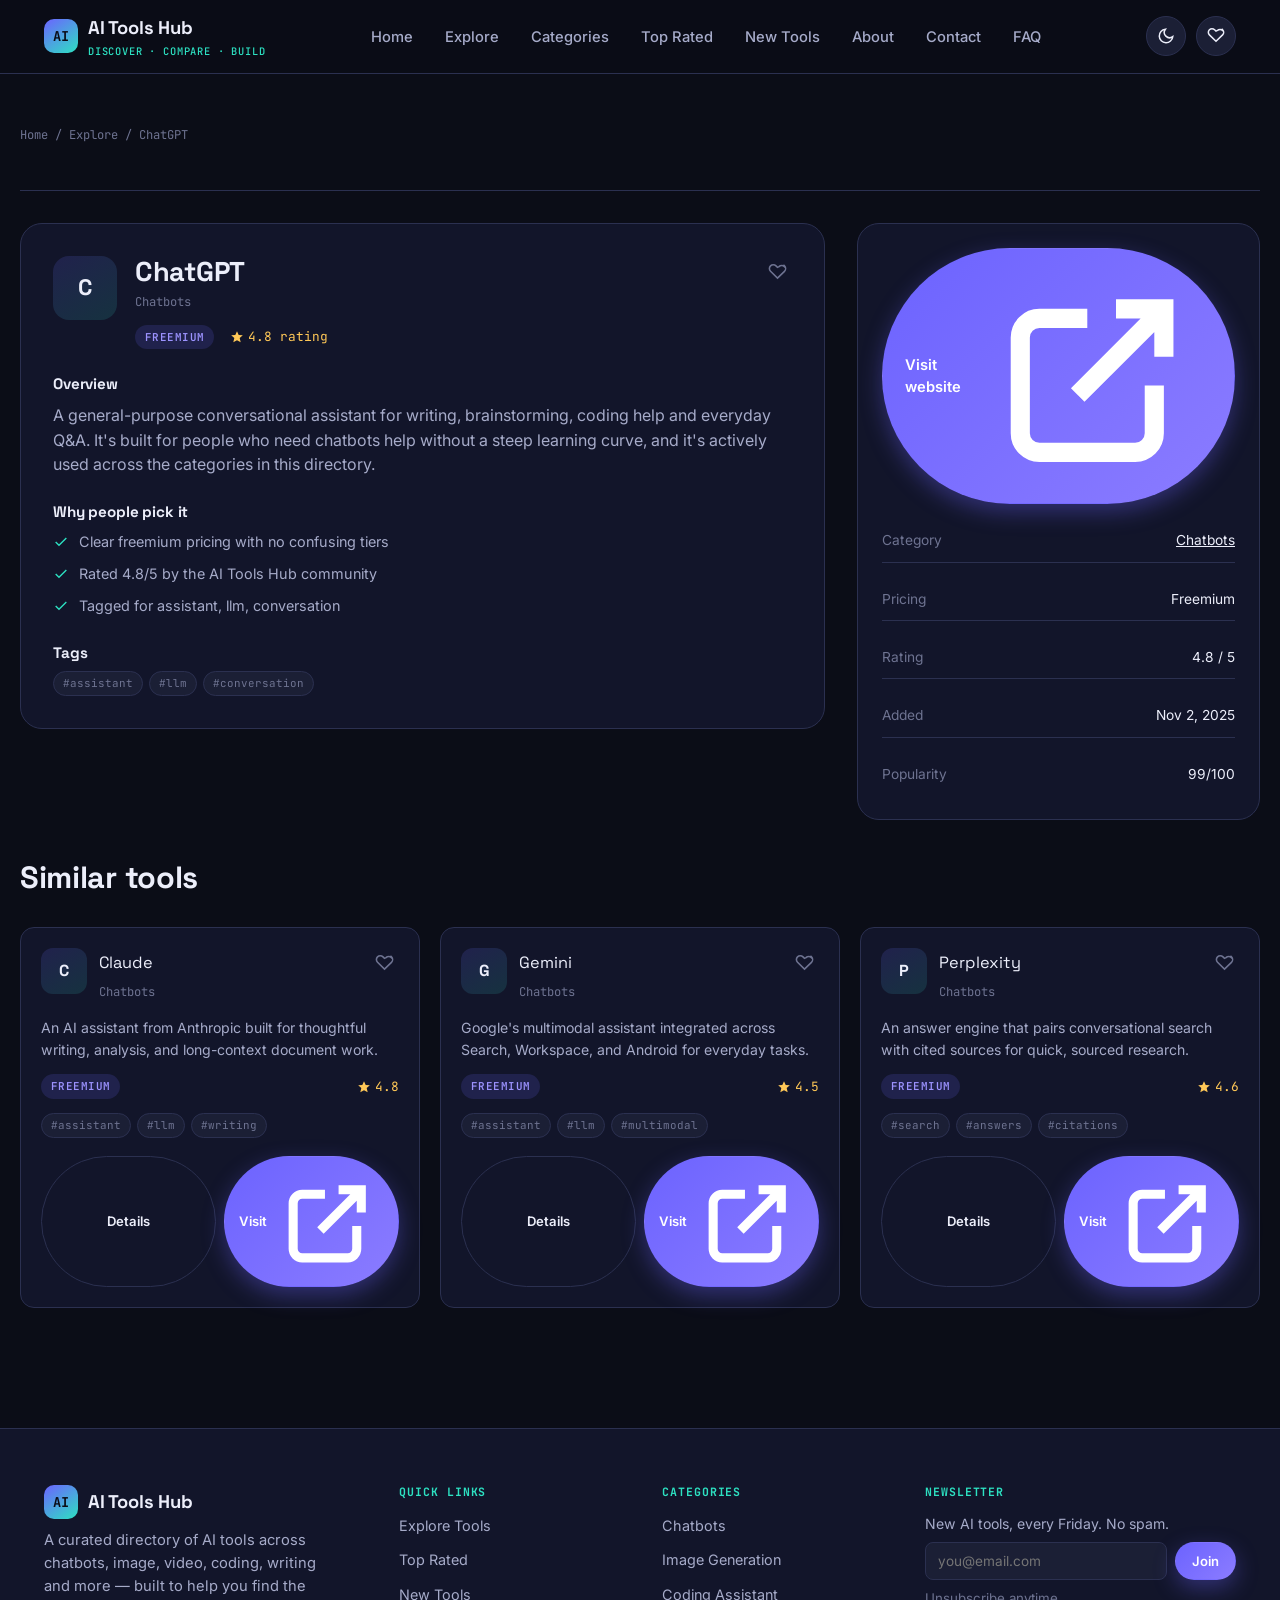
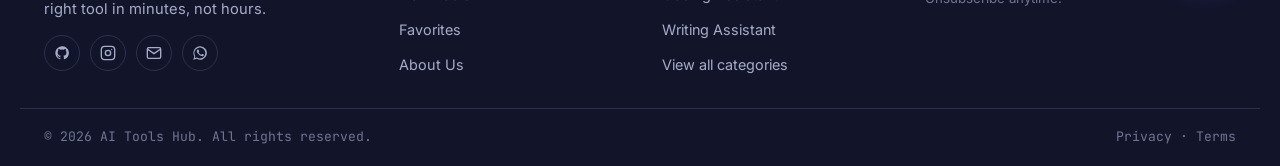
<file: tool-details.html>
<!DOCTYPE html>
<html lang="en">
<head>
<meta charset="UTF-8">
<meta name="viewport" content="width=device-width, initial-scale=1.0">
<title>Tool Details — AI Tools Hub</title>
<meta name="description" content="Full details, pricing, rating, and similar tools.">
<meta name="theme-color" content="#0B0D17">
<link rel="preconnect" href="https://fonts.googleapis.com">
<link rel="preconnect" href="https://fonts.gstatic.com" crossorigin>
<link href="https://fonts.googleapis.com/css2?family=Space+Grotesk:wght@500;600;700&family=Inter:wght@400;500;600;700&family=JetBrains+Mono:wght@400;500;700&display=swap" rel="stylesheet">
<style>
/* ==========================================================================
   variables.css — Design tokens
   Signature direction: a "console" aesthetic — deep indigo surfaces,
   monospace data readouts on tool cards, violet + mint signal colors.
   ========================================================================== */

:root{
  /* ---- Type ---- */
  --font-display: 'Space Grotesk', 'Segoe UI', sans-serif;
  --font-body: 'Inter', 'Segoe UI', sans-serif;
  --font-mono: 'JetBrains Mono', 'Courier New', monospace;

  /* ---- Dark theme (default) ---- */
  --bg-0: #0B0D17;
  --bg-1: #12152400;
  --bg-1-solid: #12152A;
  --bg-2: #1B1F35;
  --bg-3: #242945;
  --border: #2B3050;
  --text-0: #ECEEFA;
  --text-1: #A6ABC9;
  --text-2: #6E7391;

  --accent: #6C63FF;
  --accent-soft: rgba(108,99,255,0.16);
  --accent-2: #2DE1C2;
  --accent-2-soft: rgba(45,225,194,0.14);
  --warn: #FF8A5B;
  --warn-soft: rgba(255,138,91,0.15);
  --danger: #FF5C7A;
  --star: #FFC857;

  --shadow-1: 0 1px 2px rgba(0,0,0,0.4);
  --shadow-2: 0 8px 24px rgba(6,8,20,0.45);
  --shadow-glow: 0 0 0 1px rgba(108,99,255,0.35), 0 12px 32px rgba(108,99,255,0.18);

  --radius-sm: 8px;
  --radius-md: 14px;
  --radius-lg: 22px;
  --radius-pill: 999px;

  --gap-xs: 6px;
  --gap-sm: 12px;
  --gap-md: 20px;
  --gap-lg: 32px;
  --gap-xl: 56px;

  --container: 1240px;
  --dur-fast: 150ms;
  --dur-med: 320ms;
  --dur-slow: 600ms;
  --ease: cubic-bezier(.22,.9,.32,1);
}

[data-theme="light"]{
  --bg-0: #F3F4FB;
  --bg-1-solid: #FFFFFF;
  --bg-2: #FFFFFF;
  --bg-3: #ECEDFA;
  --border: #DFE1F2;
  --text-0: #12142A;
  --text-1: #4C5074;
  --text-2: #7B7FA3;

  --accent-soft: rgba(108,99,255,0.10);
  --accent-2-soft: rgba(45,225,194,0.14);
  --warn-soft: rgba(255,138,91,0.14);

  --shadow-1: 0 1px 2px rgba(20,22,50,0.06);
  --shadow-2: 0 10px 30px rgba(20,22,50,0.09);
  --shadow-glow: 0 0 0 1px rgba(108,99,255,0.25), 0 12px 32px rgba(108,99,255,0.14);
}

@media (prefers-reduced-motion: reduce){
  *{ animation-duration: 0.001ms !important; animation-iteration-count: 1 !important; transition-duration: 0.001ms !important; scroll-behavior: auto !important; }
}
/* ==========================================================================
   style.css — Base + components
   ========================================================================== */

*, *::before, *::after{ box-sizing: border-box; }
html{ scroll-behavior: smooth; }
body{
  margin: 0;
  background: var(--bg-0);
  color: var(--text-0);
  font-family: var(--font-body);
  line-height: 1.55;
  -webkit-font-smoothing: antialiased;
  transition: background var(--dur-med) var(--ease), color var(--dur-med) var(--ease);
}

img{ max-width: 100%; display: block; }
a{ color: inherit; }
h1,h2,h3,h4{ font-family: var(--font-display); line-height: 1.15; margin: 0; letter-spacing: -0.01em; }
p{ margin: 0; }
ul{ margin: 0; padding: 0; }
button{ font-family: inherit; }

:focus-visible{ outline: 2px solid var(--accent-2); outline-offset: 2px; }

.container{ max-width: var(--container); margin: 0 auto; padding: 0 24px; }
.section{ padding: var(--gap-xl) 0; }
.section-tight{ padding: var(--gap-lg) 0; }

.eyebrow{
  font-family: var(--font-mono);
  font-size: 0.72rem;
  letter-spacing: 0.14em;
  text-transform: uppercase;
  color: var(--accent-2);
  display: inline-flex;
  align-items: center;
  gap: 8px;
}
.eyebrow::before{ content:''; width: 18px; height: 1px; background: var(--accent-2); }

.section-head{ display:flex; align-items:flex-end; justify-content:space-between; gap: var(--gap-md); margin-bottom: var(--gap-lg); flex-wrap: wrap; }
.section-head h2{ font-size: clamp(1.5rem, 2.4vw, 2.1rem); margin-top: 8px; }
.section-head p{ color: var(--text-1); max-width: 56ch; margin-top: 8px; }
.section-link{ font-size: 0.88rem; font-weight: 600; color: var(--accent-2); text-decoration:none; white-space: nowrap; }
.section-link:hover{ text-decoration: underline; }

/* ---- Buttons ---- */
.btn{
  display: inline-flex;
  align-items: center;
  justify-content: center;
  gap: 8px;
  padding: 12px 22px;
  border-radius: var(--radius-pill);
  font-weight: 600;
  font-size: 0.92rem;
  text-decoration: none;
  border: 1px solid transparent;
  cursor: pointer;
  transition: transform var(--dur-fast) var(--ease), box-shadow var(--dur-fast) var(--ease), border-color var(--dur-fast) var(--ease), background var(--dur-fast) var(--ease);
}
.btn:active{ transform: scale(0.97); }
.btn-primary{ background: linear-gradient(135deg, var(--accent), #8B7CFF); color: #fff; box-shadow: 0 8px 22px rgba(108,99,255,0.35); }
.btn-primary:hover{ transform: translateY(-2px); }
.btn-ghost{ background: transparent; border-color: var(--border); color: var(--text-0); }
.btn-ghost:hover{ border-color: var(--accent); }
.btn-sm{ padding: 8px 16px; font-size: 0.82rem; }
.btn-block{ width: 100%; }
.btn[disabled]{ opacity: .5; cursor: not-allowed; }

/* ---- Hero ---- */
.hero{
  position: relative;
  overflow: hidden;
  padding: 76px 0 64px;
  border-bottom: 1px solid var(--border);
}
.hero-inner{ position: relative; z-index: 2; max-width: 760px; margin: 0 auto; text-align: center; }
.hero h1{ font-size: clamp(2.2rem, 5.4vw, 3.6rem); }
.hero h1 .accent{ color: var(--accent-2); }
.hero-sub{ margin-top: 18px; color: var(--text-1); font-size: 1.05rem; max-width: 56ch; margin-left:auto; margin-right:auto; }

.console{
  margin: 34px auto 0;
  max-width: 640px;
  background: var(--bg-1-solid);
  border: 1px solid var(--border);
  border-radius: var(--radius-md);
  box-shadow: var(--shadow-2);
  overflow: hidden;
}
.console-bar{
  display: flex; align-items: center; gap: 6px;
  padding: 10px 14px;
  border-bottom: 1px solid var(--border);
  font-family: var(--font-mono);
  font-size: .7rem;
  color: var(--text-2);
}
.console-dot{ width: 9px; height: 9px; border-radius: 50%; background: var(--border); }
.console-dot:nth-child(1){ background:#FF5C7A; }
.console-dot:nth-child(2){ background:#FFC857; }
.console-dot:nth-child(3){ background:#2DE1C2; }
.console-label{ margin-left: 8px; }

.search-form{ display: flex; align-items: center; gap: 10px; padding: 16px 18px; }
.search-form svg{ width: 18px; height: 18px; color: var(--text-2); flex-shrink: 0; }
.search-input{
  flex: 1; min-width: 0;
  background: transparent; border: none; outline: none;
  color: var(--text-0); font-family: var(--font-mono); font-size: 0.95rem;
}
.search-input::placeholder{ color: var(--text-2); }

.hero-stats{ display:flex; gap: var(--gap-lg); justify-content:center; margin-top: 40px; flex-wrap: wrap; }
.hero-stat b{ font-family: var(--font-display); font-size: 1.6rem; display:block; }
.hero-stat span{ color: var(--text-2); font-size: 0.8rem; font-family: var(--font-mono); }

/* ---- Category grid ---- */
.category-grid{ display: grid; grid-template-columns: repeat(5, 1fr); gap: var(--gap-md); }
.category-card{
  background: var(--bg-1-solid);
  border: 1px solid var(--border);
  border-radius: var(--radius-md);
  padding: 20px;
  text-decoration: none;
  color: var(--text-0);
  display: flex; flex-direction: column; gap: 12px;
}
.cat-icon{
  width: 42px; height: 42px; border-radius: var(--radius-sm);
  background: var(--accent-soft);
  color: var(--accent);
  display: grid; place-items: center;
}
.cat-icon svg{ width: 20px; height: 20px; }
.category-card h3{ font-size: 1rem; }
.category-card span{ color: var(--text-2); font-family: var(--font-mono); font-size: 0.76rem; }

/* ---- Tool cards ---- */
.tool-grid{ display: grid; grid-template-columns: repeat(4, 1fr); gap: var(--gap-md); }
.tool-grid.list-view{ grid-template-columns: 1fr; }

.tool-card{
  background: var(--bg-1-solid);
  border: 1px solid var(--border);
  border-radius: var(--radius-md);
  padding: 20px;
  display: flex;
  flex-direction: column;
  gap: 14px;
  position: relative;
}
.tool-top{ display: flex; align-items: flex-start; gap: 12px; }
.tool-logo{
  width: 46px; height: 46px; border-radius: 12px;
  background: linear-gradient(150deg, var(--accent-soft), var(--accent-2-soft));
  color: var(--text-0);
  display: grid; place-items: center;
  font-family: var(--font-display); font-weight: 700;
  flex-shrink: 0;
}
.tool-name-row{ display:flex; align-items:center; justify-content:space-between; gap: 8px; }
.tool-name{ font-family: var(--font-display); font-size: 1.02rem; }
.tool-cat{ color: var(--text-2); font-size: 0.76rem; font-family: var(--font-mono); }

.fav-btn{
  background: none; border: none; cursor: pointer;
  color: var(--text-2);
  width: 30px; height: 30px; display:grid; place-items:center;
  border-radius: 50%;
  flex-shrink: 0;
  transition: color var(--dur-fast) var(--ease), transform var(--dur-fast) var(--ease);
}
.fav-btn svg{ width: 19px; height: 19px; }
.fav-btn:hover{ transform: scale(1.15); }
.fav-btn.active{ color: var(--danger); }
.fav-btn.active svg{ fill: var(--danger); }

.tool-desc{ color: var(--text-1); font-size: 0.88rem; flex: 1; }

.tool-meta-row{ display: flex; align-items: center; justify-content: space-between; gap: 8px; }
.badge{
  font-family: var(--font-mono);
  font-size: 0.68rem;
  font-weight: 600;
  padding: 4px 10px;
  border-radius: var(--radius-pill);
  text-transform: uppercase;
  letter-spacing: 0.04em;
}
.badge-free{ background: var(--accent-2-soft); color: var(--accent-2); }
.badge-freemium{ background: var(--accent-soft); color: #9C93FF; }
.badge-paid{ background: var(--warn-soft); color: var(--warn); }

.rating{ display:flex; align-items:center; gap: 4px; font-family: var(--font-mono); font-size: 0.8rem; color: var(--star); }
.rating svg{ width: 14px; height: 14px; fill: var(--star); }

.tag-row{ display:flex; flex-wrap: wrap; gap: 6px; }
.tag-chip{
  font-family: var(--font-mono);
  font-size: 0.68rem;
  color: var(--text-2);
  background: var(--bg-2);
  border: 1px solid var(--border);
  padding: 3px 9px;
  border-radius: var(--radius-pill);
}

.tool-actions{ display: flex; gap: 8px; margin-top: 4px; }
.tool-actions .btn{ flex: 1; padding: 10px 14px; font-size: 0.82rem; }

/* ---- Filters/toolbar (explore page) ---- */
.toolbar{
  display: flex; flex-wrap: wrap; gap: var(--gap-sm);
  align-items: center; justify-content: space-between;
  background: var(--bg-1-solid);
  border: 1px solid var(--border);
  border-radius: var(--radius-md);
  padding: 16px 18px;
  margin-bottom: var(--gap-lg);
}
.filter-group{ display: flex; flex-wrap: wrap; gap: 8px; }
.chip-btn{
  font-family: var(--font-mono);
  font-size: 0.78rem;
  padding: 7px 14px;
  border-radius: var(--radius-pill);
  border: 1px solid var(--border);
  background: var(--bg-2);
  color: var(--text-1);
  cursor: pointer;
  transition: all var(--dur-fast) var(--ease);
}
.chip-btn:hover{ border-color: var(--accent); color: var(--text-0); }
.chip-btn.active{ background: var(--accent); color: #fff; border-color: var(--accent); }

.select-input, .text-input, textarea.text-input{
  font-family: var(--font-body);
  background: var(--bg-2);
  border: 1px solid var(--border);
  color: var(--text-0);
  border-radius: var(--radius-sm);
  padding: 10px 14px;
  font-size: 0.88rem;
}
.select-input{ font-family: var(--font-mono); }

.results-count{ font-family: var(--font-mono); font-size: 0.8rem; color: var(--text-2); }

.empty-state{
  text-align: center;
  padding: 60px 20px;
  color: var(--text-1);
}
.empty-state svg{ width: 54px; height: 54px; color: var(--text-2); margin: 0 auto 16px; }
.empty-state h3{ margin-bottom: 6px; }

.pagination{ display:flex; justify-content:center; gap: 8px; margin-top: var(--gap-lg); }
.page-btn{
  width: 38px; height: 38px; border-radius: var(--radius-sm);
  border: 1px solid var(--border); background: var(--bg-2); color: var(--text-1);
  font-family: var(--font-mono); cursor: pointer;
}
.page-btn.active{ background: var(--accent); border-color: var(--accent); color:#fff; }

/* ---- Stats section ---- */
.stats-strip{
  display: grid; grid-template-columns: repeat(4,1fr);
  gap: var(--gap-md);
  background: var(--bg-1-solid);
  border: 1px solid var(--border);
  border-radius: var(--radius-lg);
  padding: 36px;
}
.stat-item{ text-align: center; }
.stat-item b{ font-family: var(--font-display); font-size: clamp(1.8rem,3vw,2.6rem); color: var(--accent-2); display:block; }
.stat-item span{ color: var(--text-2); font-family: var(--font-mono); font-size: 0.78rem; }

/* ---- Testimonials ---- */
.testimonial-grid{ display: grid; grid-template-columns: repeat(3,1fr); gap: var(--gap-md); }
.testimonial-card{
  background: var(--bg-1-solid); border: 1px solid var(--border);
  border-radius: var(--radius-md); padding: 24px;
}
.testimonial-card p{ color: var(--text-1); font-size: 0.92rem; }
.testimonial-who{ display:flex; align-items:center; gap: 12px; margin-top: 18px; }
.avatar{
  width: 38px; height: 38px; border-radius: 50%;
  background: linear-gradient(135deg, var(--accent), var(--accent-2));
  display:grid; place-items:center; color:#0B0D17; font-weight:700; font-family: var(--font-display);
}
.who-name{ font-size: 0.86rem; font-weight: 600; }
.who-role{ font-size: 0.76rem; color: var(--text-2); }

/* ---- Newsletter ---- */
.newsletter-panel{
  background: linear-gradient(135deg, var(--bg-2), var(--bg-3));
  border: 1px solid var(--border);
  border-radius: var(--radius-lg);
  padding: 44px;
  text-align: center;
}
.newsletter-panel form{ display:flex; gap:10px; max-width: 460px; margin: 22px auto 0; }
.newsletter-panel input{ flex:1; }

/* ---- Toast ---- */
.toast-stack{ position: fixed; bottom: 24px; left: 24px; z-index: 500; display:flex; flex-direction:column; gap:10px; }
.toast{
  background: var(--bg-1-solid);
  border: 1px solid var(--border);
  border-left: 3px solid var(--accent-2);
  border-radius: var(--radius-sm);
  padding: 12px 16px;
  font-size: 0.85rem;
  box-shadow: var(--shadow-2);
  min-width: 240px;
  animation: slideUp 260ms var(--ease) both;
}
.toast.error{ border-left-color: var(--danger); }
.toast.info{ border-left-color: var(--text-2); }

/* ---- Scroll progress ---- */
.scroll-progress{
  position: fixed; top: 0; left: 0; height: 3px;
  background: linear-gradient(90deg, var(--accent), var(--accent-2));
  width: 0%; z-index: 400;
}

/* ---- Page header (interior pages) ---- */
.page-header{ padding: 52px 0 32px; border-bottom: 1px solid var(--border); }
.breadcrumbs{ font-family: var(--font-mono); font-size: 0.76rem; color: var(--text-2); margin-bottom: 14px; }
.breadcrumbs a{ color: var(--text-2); text-decoration: none; }
.breadcrumbs a:hover{ color: var(--accent-2); }
.page-header h1{ font-size: clamp(1.8rem, 3.6vw, 2.6rem); }
.page-header p{ color: var(--text-1); margin-top: 10px; max-width: 60ch; }

/* ---- Category detail chips (categories page) ---- */
.cat-legend{ display:flex; flex-wrap:wrap; gap: 8px; margin-bottom: var(--gap-lg); }

/* ---- Tool details page ---- */
.details-layout{ display: grid; grid-template-columns: 2fr 1fr; gap: var(--gap-lg); align-items: start; }
.details-main{
  background: var(--bg-1-solid); border: 1px solid var(--border); border-radius: var(--radius-lg); padding: 32px;
}
.details-head{ display:flex; gap: 18px; align-items:flex-start; }
.details-head .tool-logo{ width: 64px; height: 64px; font-size: 1.4rem; border-radius: 16px; }
.details-head h1{ font-size: 1.7rem; }
.details-section{ margin-top: 26px; }
.details-section h3{ font-size: 0.95rem; margin-bottom: 10px; }
.details-section p{ color: var(--text-1); }
.feature-list{ list-style: none; display: flex; flex-direction: column; gap: 10px; }
.feature-list li{ display:flex; gap: 10px; align-items:flex-start; color: var(--text-1); font-size: 0.9rem; }
.feature-list svg{ width: 16px; height: 16px; color: var(--accent-2); margin-top: 3px; flex-shrink: 0; }

.details-side{
  background: var(--bg-1-solid); border: 1px solid var(--border); border-radius: var(--radius-lg); padding: 24px;
  display: flex; flex-direction: column; gap: 16px;
}
.side-row{ display:flex; justify-content: space-between; font-size: 0.86rem; padding: 10px 0; border-bottom: 1px solid var(--border); }
.side-row:last-of-type{ border-bottom: none; }
.side-row span{ color: var(--text-2); }

.related-grid{ display:grid; grid-template-columns: repeat(3,1fr); gap: var(--gap-md); margin-top: var(--gap-md); }

/* ---- FAQ accordion ---- */
.faq-list{ display: flex; flex-direction: column; gap: 12px; max-width: 820px; }
.faq-item{ background: var(--bg-1-solid); border: 1px solid var(--border); border-radius: var(--radius-md); overflow: hidden; }
.faq-q{
  width: 100%; text-align: left; background: none; border: none; cursor: pointer;
  padding: 18px 20px; display:flex; align-items:center; justify-content:space-between; gap: 12px;
  color: var(--text-0); font-weight: 600; font-size: 0.95rem;
}
.faq-q svg{ width: 18px; height: 18px; flex-shrink: 0; transition: transform var(--dur-med) var(--ease); color: var(--text-2); }
.faq-item.open .faq-q svg{ transform: rotate(45deg); color: var(--accent-2); }
.faq-a{ max-height: 0; overflow: hidden; transition: max-height var(--dur-med) var(--ease); }
.faq-a-inner{ padding: 0 20px 20px; color: var(--text-1); font-size: 0.9rem; }
.faq-item.open .faq-a{ max-height: 320px; }

/* ---- Contact / forms ---- */
.form-grid{ display:grid; grid-template-columns: 1fr 1fr; gap: 16px; }
.form-field{ display:flex; flex-direction:column; gap: 6px; margin-bottom: 16px; }
.form-field label{ font-size: 0.82rem; color: var(--text-1); font-weight: 600; }
.form-field .error-msg{ font-size: 0.76rem; color: var(--danger); display:none; }
.form-field.invalid .text-input{ border-color: var(--danger); }
.form-field.invalid .error-msg{ display:block; }
.form-field.full{ grid-column: 1 / -1; }
.contact-layout{ display:grid; grid-template-columns: 1fr 1fr; gap: var(--gap-lg); }
.contact-info-card{ background: var(--bg-1-solid); border:1px solid var(--border); border-radius: var(--radius-lg); padding: 28px; }
.info-row{ display:flex; gap: 12px; align-items:flex-start; margin-bottom: 20px; }
.info-row svg{ width:18px; height:18px; color: var(--accent-2); margin-top:2px; flex-shrink:0; }
.info-row h4{ font-size: 0.9rem; margin-bottom: 2px; }
.info-row span{ color: var(--text-2); font-size: 0.84rem; }

.form-success{
  display:none; background: var(--accent-2-soft); border:1px solid var(--accent-2);
  color: var(--accent-2); padding: 14px 18px; border-radius: var(--radius-sm); font-size: 0.86rem; margin-bottom: 16px;
}
.form-success.show{ display:block; }

/* ---- Legal pages ---- */
.legal-body{ max-width: 780px; }
.legal-body h2{ font-size: 1.2rem; margin-top: 36px; margin-bottom: 10px; }
.legal-body h2:first-child{ margin-top: 0; }
.legal-body p, .legal-body li{ color: var(--text-1); font-size: 0.93rem; margin-bottom: 10px; }
.legal-body ul{ padding-left: 20px; list-style: disc; }
.legal-updated{ font-family: var(--font-mono); font-size: 0.78rem; color: var(--text-2); margin-bottom: 30px; }

/* ---- 404 ---- */
.error-page{ min-height: 60vh; display:flex; flex-direction:column; align-items:center; justify-content:center; text-align:center; padding: 80px 20px; }
.error-code{ font-family: var(--font-display); font-size: clamp(5rem, 16vw, 9rem); color: var(--accent); line-height:1; }
.error-page p{ color: var(--text-1); margin: 14px 0 26px; max-width: 46ch; }

/* ---- Favorites empty ---- */
.fav-toolbar{ display:flex; justify-content:space-between; align-items:center; margin-bottom: var(--gap-lg); flex-wrap: wrap; gap: 12px; }

/* ---- Utility ---- */
.text-center{ text-align:center; }
.mt-lg{ margin-top: var(--gap-lg); }
.flex-center{ display:flex; align-items:center; justify-content:center; }
/* ==========================================================================
   navbar.css
   ========================================================================== */

.site-header{
  position: sticky;
  top: 0;
  z-index: 200;
  background: color-mix(in srgb, var(--bg-0) 88%, transparent);
  backdrop-filter: blur(14px);
  border-bottom: 1px solid var(--border);
}

.navbar{
  max-width: var(--container);
  margin: 0 auto;
  padding: 14px 24px;
  display: flex;
  align-items: center;
  justify-content: space-between;
  gap: var(--gap-md);
}

.brand{
  display: flex;
  align-items: center;
  gap: 10px;
  font-family: var(--font-display);
  font-weight: 700;
  font-size: 1.15rem;
  color: var(--text-0);
  text-decoration: none;
  letter-spacing: -0.01em;
}

.brand-mark{
  width: 34px; height: 34px;
  border-radius: 10px;
  background: linear-gradient(145deg, var(--accent), var(--accent-2));
  display: grid; place-items: center;
  color: #0B0D17;
  font-family: var(--font-mono);
  font-weight: 700;
  font-size: 0.85rem;
  flex-shrink: 0;
}

.brand small{
  font-family: var(--font-mono);
  font-weight: 500;
  color: var(--accent-2);
  font-size: 0.65rem;
  display: block;
  letter-spacing: 0.08em;
}

.nav-links{
  display: flex;
  align-items: center;
  gap: 4px;
  list-style: none;
}

.nav-links a{
  color: var(--text-1);
  text-decoration: none;
  font-size: 0.92rem;
  font-weight: 500;
  padding: 8px 14px;
  border-radius: var(--radius-pill);
  transition: color var(--dur-fast) var(--ease), background var(--dur-fast) var(--ease);
  white-space: nowrap;
}

.nav-links a:hover,
.nav-links a:focus-visible{
  color: var(--text-0);
  background: var(--bg-2);
}

.nav-links a.active{
  color: var(--text-0);
  background: var(--accent-soft);
}

.nav-actions{
  display: flex;
  align-items: center;
  gap: 10px;
}

.icon-btn{
  width: 40px; height: 40px;
  display: grid; place-items: center;
  border-radius: var(--radius-pill);
  border: 1px solid var(--border);
  background: var(--bg-2);
  color: var(--text-0);
  cursor: pointer;
  transition: transform var(--dur-fast) var(--ease), border-color var(--dur-fast) var(--ease);
}
.icon-btn:hover{ border-color: var(--accent); transform: translateY(-1px); }
.icon-btn svg{ width: 18px; height: 18px; }

.theme-toggle .sun{ display:none; }
[data-theme="light"] .theme-toggle .moon{ display:none; }
[data-theme="light"] .theme-toggle .sun{ display:block; }

.fav-count{
  position: absolute;
  top: -4px; right: -4px;
  background: var(--warn);
  color: #1a0a02;
  font-family: var(--font-mono);
  font-size: 0.62rem;
  font-weight: 700;
  min-width: 16px; height: 16px;
  border-radius: 999px;
  display: grid; place-items: center;
  padding: 0 3px;
}

.nav-actions .icon-btn{ position: relative; }

.menu-toggle{ display: none; }

.mobile-drawer{
  display: none;
}

/* Mobile nav */
@media (max-width: 900px){
  .nav-links{ display: none; }
  .menu-toggle{ display: grid; }

  .mobile-drawer{
    display: block;
    position: fixed;
    inset: 0 0 0 auto;
    width: min(78vw, 320px);
    height: 100vh;
    background: var(--bg-1-solid);
    border-left: 1px solid var(--border);
    transform: translateX(100%);
    transition: transform var(--dur-med) var(--ease);
    z-index: 300;
    padding: 24px;
    overflow-y: auto;
  }
  .mobile-drawer.open{ transform: translateX(0); }
  .mobile-drawer ul{ list-style: none; display: flex; flex-direction: column; gap: 4px; margin-top: 28px; }
  .mobile-drawer a{
    display: block; padding: 12px 14px; border-radius: var(--radius-sm);
    color: var(--text-1); text-decoration: none; font-weight: 500;
  }
  .mobile-drawer a.active, .mobile-drawer a:hover{ color: var(--text-0); background: var(--bg-2); }

  .drawer-close{
    display: flex; justify-content: flex-end;
  }

  .drawer-overlay{
    position: fixed; inset: 0; background: rgba(3,4,10,0.55);
    opacity: 0; pointer-events: none; transition: opacity var(--dur-med) var(--ease);
    z-index: 290;
  }
  .drawer-overlay.open{ opacity: 1; pointer-events: auto; }
}
/* ==========================================================================
   footer.css
   ========================================================================== */

.site-footer{
  background: var(--bg-1-solid);
  border-top: 1px solid var(--border);
  margin-top: var(--gap-xl);
}

.footer-top{
  max-width: var(--container);
  margin: 0 auto;
  padding: var(--gap-xl) 24px var(--gap-lg);
  display: grid;
  grid-template-columns: 1.4fr 1fr 1fr 1.2fr;
  gap: var(--gap-lg);
}

.footer-brand p{
  color: var(--text-1);
  font-size: 0.92rem;
  max-width: 32ch;
  margin-top: 10px;
}

.footer-col h4{
  font-family: var(--font-mono);
  text-transform: uppercase;
  letter-spacing: 0.08em;
  font-size: 0.72rem;
  color: var(--accent-2);
  margin-bottom: 14px;
}

.footer-col ul{ list-style: none; display: flex; flex-direction: column; gap: 10px; }
.footer-col a{
  color: var(--text-1);
  text-decoration: none;
  font-size: 0.9rem;
  transition: color var(--dur-fast) var(--ease);
}
.footer-col a:hover{ color: var(--text-0); }

.footer-newsletter form{
  display: flex;
  gap: 8px;
  margin-top: 8px;
}
.footer-newsletter input{
  flex: 1;
  min-width: 0;
  padding: 10px 12px;
  border-radius: var(--radius-sm);
  border: 1px solid var(--border);
  background: var(--bg-2);
  color: var(--text-0);
  font-size: 0.85rem;
}
.footer-newsletter small{ display:block; margin-top: 8px; color: var(--text-2); }

.social-row{
  display: flex;
  gap: 10px;
  margin-top: 14px;
}
.social-row a{
  width: 36px; height: 36px;
  border-radius: 999px;
  border: 1px solid var(--border);
  display: grid; place-items: center;
  color: var(--text-1);
}
.social-row a:hover{ color: var(--accent-2); border-color: var(--accent-2); }
.social-row svg{ width: 16px; height: 16px; }

.footer-bottom{
  border-top: 1px solid var(--border);
  padding: 18px 24px;
  max-width: var(--container);
  margin: 0 auto;
  display: flex;
  align-items: center;
  justify-content: space-between;
  gap: 12px;
  font-size: 0.82rem;
  color: var(--text-2);
  font-family: var(--font-mono);
}

.back-to-top{
  position: fixed;
  right: 24px; bottom: 24px;
  width: 46px; height: 46px;
  border-radius: 999px;
  background: var(--accent);
  color: #fff;
  border: none;
  display: grid; place-items: center;
  cursor: pointer;
  opacity: 0; pointer-events: none;
  transform: translateY(10px);
  transition: all var(--dur-med) var(--ease);
  box-shadow: var(--shadow-2);
  z-index: 150;
}
.back-to-top.show{ opacity: 1; pointer-events: auto; transform: translateY(0); }
.back-to-top svg{ width: 18px; height: 18px; }

@media (max-width: 860px){
  .footer-top{ grid-template-columns: 1fr 1fr; }
  .footer-bottom{ flex-direction: column; text-align: center; }
}
@media (max-width: 520px){
  .footer-top{ grid-template-columns: 1fr; }
}
/* ==========================================================================
   animations.css
   ========================================================================== */

@keyframes fadeIn{ from{ opacity:0; } to{ opacity:1; } }
@keyframes slideUp{ from{ opacity:0; transform: translateY(24px); } to{ opacity:1; transform: translateY(0); } }
@keyframes popIn{ from{ opacity:0; transform: scale(.92); } to{ opacity:1; transform: scale(1); } }
@keyframes spin{ to{ transform: rotate(360deg); } }
@keyframes pulseGlow{
  0%,100%{ box-shadow: 0 0 0 0 rgba(108,99,255,0.35); }
  50%{ box-shadow: 0 0 0 8px rgba(108,99,255,0); }
}
@keyframes gridDrift{
  from{ background-position: 0 0; }
  to{ background-position: 60px 60px; }
}
@keyframes blink{ 50%{ opacity: 0; } }
@keyframes floatY{
  0%,100%{ transform: translateY(0); }
  50%{ transform: translateY(-10px); }
}
@keyframes ripple{
  from{ transform: scale(0); opacity: .55; }
  to{ transform: scale(2.6); opacity: 0; }
}

.fade-in{ animation: fadeIn var(--dur-slow) var(--ease) both; }
.slide-up{ animation: slideUp var(--dur-slow) var(--ease) both; }
.pop-in{ animation: popIn var(--dur-med) var(--ease) both; }

/* Scroll reveal: JS toggles .in-view */
.reveal{
  opacity: 0;
  transform: translateY(28px);
  transition: opacity 700ms var(--ease), transform 700ms var(--ease);
}
.reveal.in-view{ opacity: 1; transform: translateY(0); }
.reveal-stagger > *{ transition-delay: calc(var(--stagger-i, 0) * 70ms); }

/* Hover lift */
.hover-lift{ transition: transform var(--dur-med) var(--ease), box-shadow var(--dur-med) var(--ease); }
.hover-lift:hover{ transform: translateY(-6px); box-shadow: var(--shadow-2); }

/* Card tilt (JS sets --rx/--ry via pointer move) */
.tilt{
  --rx: 0deg; --ry: 0deg;
  transform: perspective(800px) rotateX(var(--rx)) rotateY(var(--ry));
  transition: transform 200ms var(--ease);
  will-change: transform;
}

/* Ripple buttons */
.ripple-btn{ position: relative; overflow: hidden; }
.ripple-span{
  position: absolute;
  border-radius: 999px;
  background: rgba(255,255,255,0.55);
  pointer-events: none;
  animation: ripple 650ms ease-out forwards;
}

/* Loading spinner */
.spinner{
  width: 34px; height: 34px;
  border-radius: 50%;
  border: 3px solid var(--border);
  border-top-color: var(--accent);
  animation: spin 800ms linear infinite;
}
.loading-screen{
  position: fixed; inset: 0; z-index: 999;
  background: var(--bg-0);
  display: grid; place-items: center;
  gap: 14px;
  transition: opacity 500ms var(--ease), visibility 500ms;
}
.loading-screen.hide{ opacity: 0; visibility: hidden; }
.loading-screen span{ font-family: var(--font-mono); color: var(--text-2); font-size: .8rem; letter-spacing: .08em; }

/* Typing effect caret */
.caret{
  display: inline-block; width: 2px; height: 1em;
  background: var(--accent-2);
  margin-left: 2px;
  animation: blink 900ms step-end infinite;
  vertical-align: middle;
}

/* Animated grid backdrop for hero */
.grid-backdrop{
  position: absolute; inset: 0;
  background-image:
    linear-gradient(var(--border) 1px, transparent 1px),
    linear-gradient(90deg, var(--border) 1px, transparent 1px);
  background-size: 42px 42px;
  opacity: 0.35;
  animation: gridDrift 14s linear infinite;
  mask-image: radial-gradient(ellipse at 50% 0%, black 40%, transparent 78%);
}
.floaty{ animation: floatY 6s ease-in-out infinite; }

/* Counters (JS drives the number, this is just presentational) */
.counter-num{ font-variant-numeric: tabular-nums; }

/* Skeleton / lazy loading shimmer */
@keyframes shimmer{ 0%{ background-position: -300px 0; } 100%{ background-position: 300px 0; } }
.skeleton{
  background: linear-gradient(90deg, var(--bg-2) 25%, var(--bg-3) 37%, var(--bg-2) 63%);
  background-size: 300px 100%;
  animation: shimmer 1.4s linear infinite;
  border-radius: var(--radius-md);
}
/* ==========================================================================
   responsive.css — mobile-first breakpoint overrides
   ========================================================================== */

@media (max-width: 1080px){
  .category-grid{ grid-template-columns: repeat(3,1fr); }
  .tool-grid{ grid-template-columns: repeat(3,1fr); }
  .testimonial-grid{ grid-template-columns: repeat(2,1fr); }
  .stats-strip{ grid-template-columns: repeat(2,1fr); }
}

@media (max-width: 860px){
  .details-layout{ grid-template-columns: 1fr; }
  .contact-layout{ grid-template-columns: 1fr; }
  .related-grid{ grid-template-columns: repeat(2,1fr); }
}

@media (max-width: 720px){
  .category-grid{ grid-template-columns: repeat(2,1fr); }
  .tool-grid{ grid-template-columns: repeat(2,1fr); }
  .testimonial-grid{ grid-template-columns: 1fr; }
  .stats-strip{ grid-template-columns: repeat(2,1fr); gap: var(--gap-md); padding: 24px; }
  .hero{ padding: 56px 0 44px; }
  .form-grid{ grid-template-columns: 1fr; }
  .toolbar{ flex-direction: column; align-items: stretch; }
  .section-head{ flex-direction: column; align-items: flex-start; }
}

@media (max-width: 520px){
  .category-grid{ grid-template-columns: 1fr 1fr; }
  .tool-grid{ grid-template-columns: 1fr; }
  .related-grid{ grid-template-columns: 1fr; }
  .footer-newsletter form{ flex-direction: column; }
  .hero-stats{ gap: var(--gap-md); }
  .navbar{ padding: 12px 16px; }
  .container{ padding: 0 16px; }
  .details-head{ flex-direction: column; }
  .back-to-top{ right: 16px; bottom: 16px; }
}

</style>
</head>
<body data-page="tool-details">

<div class="loading-screen"><div class="spinner"></div><span>LOADING AI TOOLS HUB&hellip;</span></div>
<div class="scroll-progress"></div>
<div class="drawer-overlay"></div>

<header class="site-header">
  <nav class="navbar">
    <a href="index.html" class="brand">
      <span class="brand-mark">AI</span>
      <span>AI Tools Hub<small>DISCOVER &middot; COMPARE &middot; BUILD</small></span>
    </a>
    <ul class="nav-links">
      <li><a href="index.html">Home</a></li>
      <li><a href="explore.html">Explore</a></li>
      <li><a href="categories.html">Categories</a></li>
      <li><a href="top-rated.html">Top Rated</a></li>
      <li><a href="new-tools.html">New Tools</a></li>
      <li><a href="about.html">About</a></li>
      <li><a href="contact.html">Contact</a></li>
      <li><a href="faq.html">FAQ</a></li>
    </ul>
    <div class="nav-actions">
      <button class="icon-btn theme-toggle" aria-label="Toggle dark or light theme">
        <svg class="moon" viewBox="0 0 24 24" fill="none" stroke="currentColor" stroke-width="2"><path d="M21 12.8A9 9 0 1 1 11.2 3 7 7 0 0 0 21 12.8z"/></svg>
        <svg class="sun" viewBox="0 0 24 24" fill="none" stroke="currentColor" stroke-width="2"><circle cx="12" cy="12" r="4"/><path d="M12 2v2M12 20v2M4.9 4.9l1.4 1.4M17.7 17.7l1.4 1.4M2 12h2M20 12h2M4.9 19.1l1.4-1.4M17.7 6.3l1.4-1.4"/></svg>
      </button>
      <a class="icon-btn" href="favorites.html" aria-label="View favorites">
        <svg viewBox="0 0 24 24" fill="none" stroke="currentColor" stroke-width="2"><path d="M20.8 4.6c-1.9-1.9-5-1.9-6.9 0L12 5.5l-1.9-1.9c-1.9-1.9-5-1.9-6.9 0-1.9 1.9-1.9 5 0 6.9L12 19.1l8.8-8.6c1.9-1.9 1.9-5 0-6.9z"/></svg>
        <span class="fav-count">0</span>
      </a>
      <button class="icon-btn menu-toggle" aria-label="Open menu">
        <svg viewBox="0 0 24 24" fill="none" stroke="currentColor" stroke-width="2"><path d="M3 6h18M3 12h18M3 18h18"/></svg>
      </button>
    </div>
  </nav>
</header>

<div class="mobile-drawer">
  <div class="drawer-close">
    <button class="icon-btn" aria-label="Close menu">
      <svg viewBox="0 0 24 24" fill="none" stroke="currentColor" stroke-width="2"><path d="M18 6L6 18M6 6l12 12"/></svg>
    </button>
  </div>
  <ul>
    <li><a href="index.html">Home</a></li>
    <li><a href="explore.html">Explore</a></li>
    <li><a href="categories.html">Categories</a></li>
    <li><a href="top-rated.html">Top Rated</a></li>
    <li><a href="new-tools.html">New Tools</a></li>
    <li><a href="about.html">About</a></li>
    <li><a href="contact.html">Contact</a></li>
    <li><a href="faq.html">FAQ</a></li>
    <li><a href="favorites.html">Favorites</a></li>
    <li><a href="privacy.html">Privacy Policy</a></li>
    <li><a href="terms.html">Terms & Conditions</a></li>
  </ul>
</div>

<main>

<div class="page-header container">
  <div class="breadcrumbs"><a href="index.html">Home</a> / <a href="explore.html">Explore</a> / <span id="crumb-tool-name">Tool</span></div>
</div>
<div class="section-tight container" id="tool-details-root"></div>

</main>

<footer class="site-footer">
  <div class="footer-top">
    <div class="footer-brand">
      <a href="index.html" class="brand"><span class="brand-mark">AI</span><span>AI Tools Hub</span></a>
      <p>A curated directory of AI tools across chatbots, image, video, coding, writing and more &mdash; built to help you find the right tool in minutes, not hours.</p>
      <div class="social-row">
        <a href="https://github.com/jv-patel" target="_blank" rel="noopener" aria-label="GitHub"><svg viewBox="0 0 24 24" fill="currentColor"><path d="M12 2a10 10 0 0 0-3.2 19.5c.5.1.7-.2.7-.5v-1.7c-2.8.6-3.4-1.3-3.4-1.3-.5-1.1-1.1-1.5-1.1-1.5-.9-.6.1-.6.1-.6 1 .1 1.5 1 1.5 1 .9 1.5 2.3 1.1 2.9.8.1-.7.4-1.1.6-1.4-2.3-.3-4.6-1.1-4.6-5 0-1.1.4-2 1-2.6-.1-.3-.5-1.3.1-2.7 0 0 .9-.3 2.9 1a10 10 0 0 1 5.2 0c2-1.3 2.9-1 2.9-1 .6 1.4.2 2.4.1 2.7.6.6 1 1.5 1 2.6 0 3.9-2.3 4.7-4.6 5 .4.3.7 1 .7 1.9v2.8c0 .3.2.6.7.5A10 10 0 0 0 12 2z"/></svg></a>
        <a href="https://www.instagram.com/jeel_ptl_.2515?igsh=MTcyYmI2Yjl2MjRzaQ==" target="_blank" rel="noopener" aria-label="Instagram"><svg viewBox="0 0 24 24" fill="none" stroke="currentColor" stroke-width="2"><rect x="2" y="2" width="20" height="20" rx="5"/><circle cx="12" cy="12" r="4"/><circle cx="17.5" cy="6.5" r="1" fill="currentColor" stroke="none"/></svg></a>
        <a href="mailto:jeelpatel0038@gmail.com" aria-label="Gmail"><svg viewBox="0 0 24 24" fill="none" stroke="currentColor" stroke-width="2"><rect x="2" y="4" width="20" height="16" rx="2"/><path d="m22 6-10 7L2 6"/></svg></a>
        <a href="https://wa.me/919723415082" target="_blank" rel="noopener" aria-label="WhatsApp"><svg viewBox="0 0 24 24" fill="currentColor"><path d="M17.5 14.4c-.3-.1-1.6-.8-1.9-.9-.2-.1-.4-.1-.6.1-.2.3-.7.9-.8 1-.2.2-.3.2-.5.1-.3-.1-1.2-.4-2.2-1.4-.8-.7-1.4-1.6-1.5-1.9-.2-.3 0-.4.1-.6.1-.1.3-.3.4-.5.1-.1.2-.3.2-.4.1-.2 0-.3 0-.5-.1-.1-.6-1.4-.8-2-.2-.5-.4-.4-.6-.5h-.5c-.2 0-.5.1-.7.3-.2.3-.9.9-.9 2.1s.9 2.5 1.1 2.7c.1.2 1.9 2.9 4.6 4 .6.3 1.1.4 1.5.6.6.2 1.2.2 1.6.1.5-.1 1.6-.6 1.8-1.3.2-.6.2-1.1.2-1.3-.1-.1-.3-.2-.5-.3z"/><path d="M12 2a10 10 0 0 0-8.6 15L2 22l5.2-1.4A10 10 0 1 0 12 2zm0 18.2c-1.6 0-3.2-.4-4.5-1.3l-.3-.2-3.1.8.8-3-.2-.3A8.2 8.2 0 1 1 12 20.2z"/></svg></a>
      </div>
    </div>

    <div class="footer-col">
      <h4>Quick Links</h4>
      <ul>
        <li><a href="explore.html">Explore Tools</a></li>
        <li><a href="top-rated.html">Top Rated</a></li>
        <li><a href="new-tools.html">New Tools</a></li>
        <li><a href="favorites.html">Favorites</a></li>
        <li><a href="about.html">About Us</a></li>
      </ul>
    </div>
    <div class="footer-col">
      <h4>Categories</h4>
      <ul>
        <li><a href="explore.html?category=chatbots">Chatbots</a></li>
        <li><a href="explore.html?category=image">Image Generation</a></li>
        <li><a href="explore.html?category=coding">Coding Assistant</a></li>
        <li><a href="explore.html?category=writing">Writing Assistant</a></li>
        <li><a href="categories.html">View all categories</a></li>
      </ul>
    </div>
    <div class="footer-col footer-newsletter">
      <h4>Newsletter</h4>
      <p style="color:var(--text-1); font-size:0.88rem;">New AI tools, every Friday. No spam.</p>
      <form novalidate>
        <input type="email" class="text-input" placeholder="you@email.com" required aria-label="Email address">
        <button type="submit" class="btn btn-primary btn-sm ripple-btn">Join</button>
      </form>
      <small>Unsubscribe anytime.</small>
    </div>
  </div>
  <div class="footer-bottom">
    <span>&copy; <span data-year></span> AI Tools Hub. All rights reserved.</span>
    <span><a href="privacy.html" style="color:inherit;text-decoration:none;">Privacy</a> &middot; <a href="terms.html" style="color:inherit;text-decoration:none;">Terms</a></span>
  </div>
</footer>

<button class="back-to-top" aria-label="Back to top">
  <svg viewBox="0 0 24 24" fill="none" stroke="currentColor" stroke-width="2"><path d="M12 19V5M5 12l7-7 7 7"/></svg>
</button>

<script>
/* ==========================================================================
   data.js — Static dataset for AI Tools Hub
   Contains category metadata and the tool catalog. In a production app this
   would come from an API; here it's a module-level constant so every page
   (explore, categories, favorites, details) can share one source of truth.
   ========================================================================== */

const CATEGORIES = [
  { id: 'chatbots',    name: 'Chatbots',          icon: 'chat' },
  { id: 'image',       name: 'Image Generation',  icon: 'image' },
  { id: 'video',       name: 'Video Editing',     icon: 'video' },
  { id: 'coding',      name: 'Coding Assistant',  icon: 'code' },
  { id: 'writing',     name: 'Writing Assistant', icon: 'pen' },
  { id: 'voice',       name: 'Voice AI',          icon: 'mic' },
  { id: 'productivity',name: 'Productivity',      icon: 'bolt' },
  { id: 'marketing',   name: 'Marketing',         icon: 'megaphone' },
  { id: 'design',      name: 'Design',            icon: 'pen-tool' },
  { id: 'education',   name: 'Education',         icon: 'book' },
  { id: 'music',       name: 'Music',             icon: 'music' },
  { id: 'business',    name: 'Business',          icon: 'briefcase' },
  { id: 'finance',     name: 'Finance',           icon: 'coin' },
  { id: 'research',    name: 'Research',          icon: 'search' },
  { id: 'automation',  name: 'Automation',        icon: 'gear' }
];

/* pricing: "Free" | "Freemium" | "Paid"
   dateAdded: ISO date, newer = higher on "New AI Tools"
   popularity: 0-100, used for "Most Popular" sort and Trending section        */
const TOOLS = [
  { id:1, name:'ChatGPT', category:'chatbots', logo:'C', pricing:'Freemium', rating:4.8, popularity:99, dateAdded:'2025-11-02',
    desc:'A general-purpose conversational assistant for writing, brainstorming, coding help and everyday Q&A.',
    tags:['assistant','llm','conversation'], site:'https://chat.openai.com', featured:true, trending:true },
  { id:2, name:'Claude', category:'chatbots', logo:'C', pricing:'Freemium', rating:4.8, popularity:97, dateAdded:'2025-12-10',
    desc:'An AI assistant from Anthropic built for thoughtful writing, analysis, and long-context document work.',
    tags:['assistant','llm','writing'], site:'https://claude.ai', featured:true, trending:true },
  { id:3, name:'Gemini', category:'chatbots', logo:'G', pricing:'Freemium', rating:4.5, popularity:93, dateAdded:'2025-10-15',
    desc:'Google\'s multimodal assistant integrated across Search, Workspace, and Android for everyday tasks.',
    tags:['assistant','llm','multimodal'], site:'https://gemini.google.com', featured:true, trending:false },
  { id:4, name:'Perplexity', category:'chatbots', logo:'P', pricing:'Freemium', rating:4.6, popularity:90, dateAdded:'2026-01-05',
    desc:'An answer engine that pairs conversational search with cited sources for quick, sourced research.',
    tags:['search','answers','citations'], site:'https://perplexity.ai', featured:false, trending:true },
  { id:5, name:'Microsoft Copilot', category:'chatbots', logo:'M', pricing:'Freemium', rating:4.3, popularity:85, dateAdded:'2025-09-20',
    desc:'A conversational assistant woven into Windows and Microsoft 365 for drafting, summarizing and search.',
    tags:['assistant','office','windows'], site:'https://copilot.microsoft.com', featured:false, trending:false },

  { id:6, name:'Midjourney', category:'image', logo:'M', pricing:'Paid', rating:4.7, popularity:96, dateAdded:'2025-11-20',
    desc:'A prompt-driven image generator known for painterly, highly stylized visuals used by designers and artists.',
    tags:['image','art','generative'], site:'https://midjourney.com', featured:true, trending:true },
  { id:7, name:'DALL·E 3', category:'image', logo:'D', pricing:'Freemium', rating:4.5, popularity:91, dateAdded:'2025-08-14',
    desc:'OpenAI\'s image model that turns natural-language prompts into detailed, editable illustrations.',
    tags:['image','art','openai'], site:'https://openai.com/dall-e-3', featured:true, trending:false },
  { id:8, name:'Stable Diffusion', category:'image', logo:'S', pricing:'Free', rating:4.4, popularity:88, dateAdded:'2025-07-01',
    desc:'An open-weights image generation model that can run locally and be fine-tuned for custom styles.',
    tags:['image','open-source','local'], site:'https://stability.ai', featured:false, trending:false },
  { id:9, name:'Adobe Firefly', category:'image', logo:'A', pricing:'Freemium', rating:4.5, popularity:87, dateAdded:'2025-12-01',
    desc:'Adobe\'s generative image and effects engine built directly into Photoshop and Express workflows.',
    tags:['image','adobe','design'], site:'https://firefly.adobe.com', featured:false, trending:true },

  { id:10, name:'Runway', category:'video', logo:'R', pricing:'Freemium', rating:4.6, popularity:92, dateAdded:'2025-11-28',
    desc:'A creative suite for AI video generation, editing, and visual effects used by filmmakers and studios.',
    tags:['video','generative','editing'], site:'https://runwayml.com', featured:true, trending:true },
  { id:11, name:'Pika', category:'video', logo:'P', pricing:'Freemium', rating:4.3, popularity:83, dateAdded:'2026-01-10',
    desc:'A text-to-video and image-to-video tool for quickly producing short stylized clips.',
    tags:['video','generative','clips'], site:'https://pika.art', featured:false, trending:true },
  { id:12, name:'Descript', category:'video', logo:'D', pricing:'Freemium', rating:4.7, popularity:89, dateAdded:'2025-06-19',
    desc:'An editor that lets you cut video and audio by editing a text transcript, plus AI voice cleanup.',
    tags:['video','podcast','transcript'], site:'https://descript.com', featured:true, trending:false },
  { id:13, name:'Synthesia', category:'video', logo:'S', pricing:'Paid', rating:4.5, popularity:86, dateAdded:'2025-09-05',
    desc:'Generates talking-head videos from text using AI avatars, popular for training and marketing content.',
    tags:['video','avatar','training'], site:'https://synthesia.io', featured:false, trending:false },

  { id:14, name:'GitHub Copilot', category:'coding', logo:'G', pricing:'Freemium', rating:4.6, popularity:95, dateAdded:'2025-10-02',
    desc:'An in-editor pair programmer that suggests code, tests, and whole functions as you type.',
    tags:['coding','ide','autocomplete'], site:'https://github.com/features/copilot', featured:true, trending:true },
  { id:15, name:'Cursor', category:'coding', logo:'C', pricing:'Freemium', rating:4.7, popularity:94, dateAdded:'2025-12-18',
    desc:'An AI-native code editor built around chat-driven edits across an entire codebase.',
    tags:['coding','editor','refactor'], site:'https://cursor.sh', featured:true, trending:true },
  { id:16, name:'Tabnine', category:'coding', logo:'T', pricing:'Freemium', rating:4.1, popularity:76, dateAdded:'2025-05-11',
    desc:'A privacy-focused code completion tool that can run on private infrastructure for enterprise teams.',
    tags:['coding','privacy','enterprise'], site:'https://tabnine.com', featured:false, trending:false },
  { id:17, name:'Codeium', category:'coding', logo:'C', pricing:'Free', rating:4.4, popularity:80, dateAdded:'2025-08-22',
    desc:'A free code-completion and chat assistant supporting dozens of languages and major editors.',
    tags:['coding','free','autocomplete'], site:'https://codeium.com', featured:false, trending:false },

  { id:18, name:'Jasper', category:'writing', logo:'J', pricing:'Paid', rating:4.3, popularity:82, dateAdded:'2025-07-30',
    desc:'A brand-voice-aware writing platform built for marketing teams producing long-form campaign copy.',
    tags:['writing','marketing','brand'], site:'https://jasper.ai', featured:false, trending:false },
  { id:19, name:'Copy.ai', category:'writing', logo:'C', pricing:'Freemium', rating:4.2, popularity:78, dateAdded:'2025-06-14',
    desc:'A workflow-based copywriting tool for generating ad copy, emails, and product descriptions fast.',
    tags:['writing','copywriting','ads'], site:'https://copy.ai', featured:false, trending:false },
  { id:20, name:'Writesonic', category:'writing', logo:'W', pricing:'Freemium', rating:4.1, popularity:74, dateAdded:'2025-04-09',
    desc:'An article and landing-page writer with SEO-focused templates for content teams.',
    tags:['writing','seo','articles'], site:'https://writesonic.com', featured:false, trending:false },

  { id:21, name:'ElevenLabs', category:'voice', logo:'E', pricing:'Freemium', rating:4.8, popularity:93, dateAdded:'2025-12-05',
    desc:'A realistic text-to-speech and voice-cloning platform used for narration, dubbing, and games.',
    tags:['voice','tts','cloning'], site:'https://elevenlabs.io', featured:true, trending:true },
  { id:22, name:'Murf AI', category:'voice', logo:'M', pricing:'Freemium', rating:4.4, popularity:81, dateAdded:'2025-08-01',
    desc:'A studio for generating voiceovers with adjustable tone and pacing for videos and presentations.',
    tags:['voice','voiceover','studio'], site:'https://murf.ai', featured:false, trending:false },
  { id:23, name:'Play.ht', category:'voice', logo:'P', pricing:'Freemium', rating:4.3, popularity:77, dateAdded:'2025-05-27',
    desc:'Text-to-speech API and app offering ultra-realistic voices for apps, podcasts, and audiobooks.',
    tags:['voice','api','audiobook'], site:'https://play.ht', featured:false, trending:false },

  { id:24, name:'Notion AI', category:'productivity', logo:'N', pricing:'Freemium', rating:4.5, popularity:89, dateAdded:'2025-09-17',
    desc:'Built into Notion docs to summarize, draft, translate, and organize notes and project pages.',
    tags:['productivity','notes','docs'], site:'https://notion.so/product/ai', featured:true, trending:false },
  { id:25, name:'Motion', category:'productivity', logo:'M', pricing:'Paid', rating:4.4, popularity:79, dateAdded:'2025-10-29',
    desc:'An AI calendar planner that automatically schedules tasks and meetings around your priorities.',
    tags:['productivity','calendar','planning'], site:'https://usemotion.com', featured:false, trending:true },
  { id:26, name:'Otter.ai', category:'productivity', logo:'O', pricing:'Freemium', rating:4.4, popularity:84, dateAdded:'2025-07-08',
    desc:'Records and transcribes meetings in real time with automated summaries and action items.',
    tags:['productivity','meetings','transcription'], site:'https://otter.ai', featured:false, trending:false },

  { id:27, name:'AdCreative.ai', category:'marketing', logo:'A', pricing:'Paid', rating:4.2, popularity:75, dateAdded:'2025-06-25',
    desc:'Generates ad creatives and banner variations optimized for click-through and conversion testing.',
    tags:['marketing','ads','creative'], site:'https://adcreative.ai', featured:false, trending:false },
  { id:28, name:'Surfer SEO', category:'marketing', logo:'S', pricing:'Paid', rating:4.5, popularity:83, dateAdded:'2025-11-11',
    desc:'Analyzes top-ranking pages to guide content structure, keywords, and on-page SEO scoring.',
    tags:['marketing','seo','content'], site:'https://surferseo.com', featured:false, trending:true },
  { id:29, name:'Persado', category:'marketing', logo:'P', pricing:'Paid', rating:4.0, popularity:68, dateAdded:'2025-03-19',
    desc:'Uses language analytics to test and select emotionally resonant marketing messages at scale.',
    tags:['marketing','messaging','enterprise'], site:'https://persado.com', featured:false, trending:false },

  { id:30, name:'Canva Magic Studio', category:'design', logo:'C', pricing:'Freemium', rating:4.6, popularity:90, dateAdded:'2025-10-08',
    desc:'A suite of generative design tools inside Canva for backgrounds, layouts, and one-click edits.',
    tags:['design','templates','generative'], site:'https://canva.com/magic', featured:true, trending:false },
  { id:31, name:'Uizard', category:'design', logo:'U', pricing:'Freemium', rating:4.1, popularity:71, dateAdded:'2025-05-02',
    desc:'Turns sketches or text prompts into editable UI mockups and clickable prototypes.',
    tags:['design','ui','prototyping'], site:'https://uizard.io', featured:false, trending:false },
  { id:32, name:'Framer AI', category:'design', logo:'F', pricing:'Freemium', rating:4.3, popularity:80, dateAdded:'2025-12-22',
    desc:'Generates full website drafts from a short prompt, ready to customize inside Framer\'s editor.',
    tags:['design','website','no-code'], site:'https://framer.com/ai', featured:false, trending:true },

  { id:33, name:'Khanmigo', category:'education', logo:'K', pricing:'Paid', rating:4.5, popularity:79, dateAdded:'2025-08-30',
    desc:'A Socratic tutoring assistant from Khan Academy that guides students through problems step by step.',
    tags:['education','tutor','k12'], site:'https://khanacademy.org/khan-labs', featured:false, trending:false },
  { id:34, name:'Duolingo Max', category:'education', logo:'D', pricing:'Paid', rating:4.4, popularity:81, dateAdded:'2025-09-25',
    desc:'Adds AI-powered role-play conversations and mistake explanations to Duolingo language lessons.',
    tags:['education','language','practice'], site:'https://duolingo.com/max', featured:false, trending:false },
  { id:35, name:'Quizlet Q-Chat', category:'education', logo:'Q', pricing:'Freemium', rating:4.0, popularity:66, dateAdded:'2025-04-16',
    desc:'An adaptive study chatbot that quizzes students on their own Quizlet flashcard sets.',
    tags:['education','flashcards','study'], site:'https://quizlet.com', featured:false, trending:false },

  { id:36, name:'Suno', category:'music', logo:'S', pricing:'Freemium', rating:4.6, popularity:88, dateAdded:'2025-11-30',
    desc:'Generates full songs, vocals included, from a text description of genre, mood, and lyrics.',
    tags:['music','generative','songs'], site:'https://suno.com', featured:true, trending:true },
  { id:37, name:'Udio', category:'music', logo:'U', pricing:'Freemium', rating:4.5, popularity:85, dateAdded:'2025-12-14',
    desc:'A music generation tool for producing original tracks and instrumentals from text prompts.',
    tags:['music','generative','tracks'], site:'https://udio.com', featured:false, trending:true },
  { id:38, name:'AIVA', category:'music', logo:'A', pricing:'Freemium', rating:4.2, popularity:70, dateAdded:'2025-02-27',
    desc:'Composes original instrumental scores for films, games, and ads in a range of musical styles.',
    tags:['music','composition','scoring'], site:'https://aiva.ai', featured:false, trending:false },

  { id:39, name:'Gong', category:'business', logo:'G', pricing:'Paid', rating:4.5, popularity:82, dateAdded:'2025-07-19',
    desc:'Analyzes sales calls and emails to surface deal risk, coaching moments, and pipeline insight.',
    tags:['business','sales','analytics'], site:'https://gong.io', featured:false, trending:false },
  { id:40, name:'Clay', category:'business', logo:'C', pricing:'Paid', rating:4.4, popularity:77, dateAdded:'2025-10-24',
    desc:'Combines dozens of data sources with AI enrichment to build targeted outbound prospect lists.',
    tags:['business','sales','data'], site:'https://clay.com', featured:false, trending:true },
  { id:41, name:'Fathom', category:'business', logo:'F', pricing:'Free', rating:4.6, popularity:80, dateAdded:'2025-06-06',
    desc:'Records video calls and auto-generates summaries and CRM-ready notes after every meeting.',
    tags:['business','meetings','notes'], site:'https://fathom.video', featured:false, trending:false },

  { id:42, name:'Cleo', category:'finance', logo:'C', pricing:'Freemium', rating:4.3, popularity:73, dateAdded:'2025-05-15',
    desc:'A budgeting chatbot that tracks spending and nudges users toward savings goals with a playful tone.',
    tags:['finance','budgeting','personal'], site:'https://meetcleo.com', featured:false, trending:false },
  { id:43, name:'Vic.ai', category:'finance', logo:'V', pricing:'Paid', rating:4.1, popularity:65, dateAdded:'2025-03-04',
    desc:'Automates invoice processing and approval workflows for accounting teams.',
    tags:['finance','accounting','automation'], site:'https://vic.ai', featured:false, trending:false },
  { id:44, name:'Rho', category:'finance', logo:'R', pricing:'Freemium', rating:4.2, popularity:62, dateAdded:'2025-09-12',
    desc:'A business banking and spend-management platform with AI-assisted expense categorization.',
    tags:['finance','banking','expenses'], site:'https://rho.co', featured:false, trending:false },

  { id:45, name:'Elicit', category:'research', logo:'E', pricing:'Freemium', rating:4.5, popularity:78, dateAdded:'2025-08-11',
    desc:'Helps researchers search, summarize, and extract data from academic papers automatically.',
    tags:['research','papers','literature'], site:'https://elicit.com', featured:false, trending:false },
  { id:46, name:'Consensus', category:'research', logo:'C', pricing:'Freemium', rating:4.4, popularity:76, dateAdded:'2025-11-06',
    desc:'A search engine that answers questions using findings pulled directly from peer-reviewed studies.',
    tags:['research','papers','evidence'], site:'https://consensus.app', featured:false, trending:true },
  { id:47, name:'Scite', category:'research', logo:'S', pricing:'Paid', rating:4.2, popularity:64, dateAdded:'2025-02-14',
    desc:'Shows how a paper has been cited — supporting, contrasting, or mentioning — to gauge its reliability.',
    tags:['research','citations','academic'], site:'https://scite.ai', featured:false, trending:false },

  { id:48, name:'Zapier AI', category:'automation', logo:'Z', pricing:'Freemium', rating:4.4, popularity:84, dateAdded:'2025-10-19',
    desc:'Lets you describe a workflow in plain language and have Zapier build the automation for you.',
    tags:['automation','workflow','integrations'], site:'https://zapier.com/ai', featured:false, trending:false },
  { id:49, name:'Make', category:'automation', logo:'M', pricing:'Freemium', rating:4.5, popularity:81, dateAdded:'2025-12-27',
    desc:'A visual automation builder for connecting apps and data with AI steps dropped into the flow.',
    tags:['automation','visual','integrations'], site:'https://make.com', featured:false, trending:true },
  { id:50, name:'n8n', category:'automation', logo:'N', pricing:'Free', rating:4.6, popularity:79, dateAdded:'2025-07-23',
    desc:'An open-source, self-hostable workflow automation tool with native AI node support.',
    tags:['automation','open-source','self-hosted'], site:'https://n8n.io', featured:false, trending:false }
];

/* Simple helpers shared across pages */
function getCategoryName(id) {
  const c = CATEGORIES.find(c => c.id === id);
  return c ? c.name : id;
}

function getToolCount(categoryId) {
  return TOOLS.filter(t => t.category === categoryId).length;
}
/* ==========================================================================
   storage.js — thin wrapper around localStorage
   Centralizing key names and JSON (de)serialization here means every other
   file just calls Storage.get/set and never touches localStorage directly.
   ========================================================================== */

const Storage = {
  KEYS: {
    THEME: 'aith_theme',
    FAVORITES: 'aith_favorites'
  },

  get(key, fallback){
    try{
      const raw = localStorage.getItem(key);
      if(raw === null) return fallback;
      return JSON.parse(raw);
    }catch(e){
      console.warn('Storage.get failed for', key, e);
      return fallback;
    }
  },

  set(key, value){
    try{
      localStorage.setItem(key, JSON.stringify(value));
      return true;
    }catch(e){
      console.warn('Storage.set failed for', key, e);
      return false;
    }
  },

  remove(key){
    try{ localStorage.removeItem(key); }catch(e){ /* ignore */ }
  }
};
/* ==========================================================================
   theme.js — dark/light mode switch, persisted to localStorage
   ========================================================================== */

const ThemeManager = {
  init(){
    const saved = Storage.get(Storage.KEYS.THEME, 'dark');
    this.apply(saved);

    document.querySelectorAll('.theme-toggle').forEach(btn => {
      btn.addEventListener('click', () => this.toggle());
    });
  },

  apply(theme){
    if(theme === 'light'){
      document.documentElement.setAttribute('data-theme', 'light');
    }else{
      document.documentElement.removeAttribute('data-theme');
    }
    Storage.set(Storage.KEYS.THEME, theme);
  },

  toggle(){
    const isLight = document.documentElement.getAttribute('data-theme') === 'light';
    this.apply(isLight ? 'dark' : 'light');
  }
};

/* Applied immediately (before other DOMContentLoaded work) to avoid a flash
   of the wrong theme on page load. */
(function(){
  const saved = Storage.get(Storage.KEYS.THEME, 'dark');
  if(saved === 'light') document.documentElement.setAttribute('data-theme', 'light');
})();
/* ==========================================================================
   toast.js — lightweight toast notifications
   ========================================================================== */

const Toast = {
  stack: null,

  ensureStack(){
    if(!this.stack){
      this.stack = document.createElement('div');
      this.stack.className = 'toast-stack';
      document.body.appendChild(this.stack);
    }
    return this.stack;
  },

  show(message, type = 'success', duration = 2600){
    const stack = this.ensureStack();
    const el = document.createElement('div');
    el.className = 'toast' + (type === 'error' ? ' error' : '');
    el.textContent = message;
    stack.appendChild(el);

    setTimeout(() => {
      el.style.transition = 'opacity 300ms ease, transform 300ms ease';
      el.style.opacity = '0';
      el.style.transform = 'translateY(8px)';
      setTimeout(() => el.remove(), 300);
    }, duration);
  }
};
/* ==========================================================================
   favorites.js — add/remove/check favorite tools, persisted to localStorage
   ========================================================================== */

const Favorites = {
  getAll(){
    return Storage.get(Storage.KEYS.FAVORITES, []);
  },

  isFavorite(id){
    return this.getAll().includes(id);
  },

  toggle(id){
    let favs = this.getAll();
    const isFav = favs.includes(id);
    if(isFav){
      favs = favs.filter(f => f !== id);
    }else{
      favs.push(id);
    }
    Storage.set(Storage.KEYS.FAVORITES, favs);
    this.refreshCountBadge();
    return !isFav; // returns new state
  },

  refreshCountBadge(){
    const count = this.getAll().length;
    document.querySelectorAll('.fav-count').forEach(el => {
      el.textContent = count;
      el.style.display = count > 0 ? 'grid' : 'none';
    });
  }
};

document.addEventListener('DOMContentLoaded', () => Favorites.refreshCountBadge());
/* ==========================================================================
   filter.js — tool/category card rendering, plus filter + sort state
   used by explore.html, top-rated.html, new-tools.html, favorites.html
   and the homepage's featured/trending rails.
   ========================================================================== */

const Icons = {
  star: '<svg viewBox="0 0 24 24"><path d="M12 2l2.9 6.6 7.1.6-5.4 4.7 1.7 7L12 17.6 5.7 20.9l1.7-7L2 9.2l7.1-.6z"/></svg>',
  heart: '<svg viewBox="0 0 24 24" fill="none" stroke="currentColor" stroke-width="2"><path d="M20.8 4.6c-1.9-1.9-5-1.9-6.9 0L12 5.5l-1.9-1.9c-1.9-1.9-5-1.9-6.9 0-1.9 1.9-1.9 5 0 6.9L12 19.1l8.8-8.6c1.9-1.9 1.9-5 0-6.9z"/></svg>',
  external: '<svg viewBox="0 0 24 24" fill="none" stroke="currentColor" stroke-width="2"><path d="M14 5h5v5M19 5l-9 9M18 13v5a2 2 0 0 1-2 2H6a2 2 0 0 1-2-2V8a2 2 0 0 1 2-2h5"/></svg>',
  search: '<svg viewBox="0 0 24 24" fill="none" stroke="currentColor" stroke-width="2"><circle cx="11" cy="11" r="7"/><path d="M21 21l-4.3-4.3"/></svg>',
  check: '<svg viewBox="0 0 24 24" fill="none" stroke="currentColor" stroke-width="2"><path d="M20 6L9 17l-5-5"/></svg>',
  empty: '<svg viewBox="0 0 24 24" fill="none" stroke="currentColor" stroke-width="1.5"><circle cx="11" cy="11" r="7"/><path d="M21 21l-4.3-4.3"/></svg>'
};

const CategoryIcons = {
  chat:'<svg viewBox="0 0 24 24" fill="none" stroke="currentColor" stroke-width="2"><path d="M21 11.5a8.4 8.4 0 0 1-.9 3.8 8.5 8.5 0 0 1-7.6 4.7 8.4 8.4 0 0 1-3.8-.9L3 21l1.9-5.7a8.4 8.4 0 0 1-.9-3.8 8.5 8.5 0 0 1 4.7-7.6 8.4 8.4 0 0 1 3.8-.9h.5a8.48 8.48 0 0 1 8 8v.5z"/></svg>',
  image:'<svg viewBox="0 0 24 24" fill="none" stroke="currentColor" stroke-width="2"><rect x="3" y="3" width="18" height="18" rx="2"/><circle cx="8.5" cy="8.5" r="1.5"/><path d="M21 15l-5-5L5 21"/></svg>',
  video:'<svg viewBox="0 0 24 24" fill="none" stroke="currentColor" stroke-width="2"><rect x="2" y="5" width="15" height="14" rx="2"/><path d="M17 10l5-3v10l-5-3"/></svg>',
  code:'<svg viewBox="0 0 24 24" fill="none" stroke="currentColor" stroke-width="2"><path d="M8 6L2 12l6 6M16 6l6 6-6 6"/></svg>',
  pen:'<svg viewBox="0 0 24 24" fill="none" stroke="currentColor" stroke-width="2"><path d="M12 19l7-7 3 3-7 7-3-3z"/><path d="M18 13l-1.5-7.5L2 2l3.5 14.5L13 18l5-5z"/></svg>',
  mic:'<svg viewBox="0 0 24 24" fill="none" stroke="currentColor" stroke-width="2"><rect x="9" y="2" width="6" height="12" rx="3"/><path d="M5 10a7 7 0 0 0 14 0M12 19v3"/></svg>',
  bolt:'<svg viewBox="0 0 24 24" fill="none" stroke="currentColor" stroke-width="2"><path d="M13 2L3 14h7l-1 8 10-12h-7z"/></svg>',
  megaphone:'<svg viewBox="0 0 24 24" fill="none" stroke="currentColor" stroke-width="2"><path d="M3 11l18-7v16l-18-7z"/><path d="M7 13v5a2 2 0 0 0 4 0v-3"/></svg>',
  'pen-tool':'<svg viewBox="0 0 24 24" fill="none" stroke="currentColor" stroke-width="2"><circle cx="12" cy="12" r="9"/><path d="M9 15c1-2 2-3 3-3s2 1 3 3"/></svg>',
  book:'<svg viewBox="0 0 24 24" fill="none" stroke="currentColor" stroke-width="2"><path d="M4 19.5A2.5 2.5 0 0 1 6.5 17H20V4H6.5A2.5 2.5 0 0 0 4 6.5v13z"/></svg>',
  music:'<svg viewBox="0 0 24 24" fill="none" stroke="currentColor" stroke-width="2"><path d="M9 18V5l12-2v13"/><circle cx="6" cy="18" r="3"/><circle cx="18" cy="16" r="3"/></svg>',
  briefcase:'<svg viewBox="0 0 24 24" fill="none" stroke="currentColor" stroke-width="2"><rect x="2" y="7" width="20" height="14" rx="2"/><path d="M16 21V5a2 2 0 0 0-2-2h-4a2 2 0 0 0-2 2v16"/></svg>',
  coin:'<svg viewBox="0 0 24 24" fill="none" stroke="currentColor" stroke-width="2"><circle cx="12" cy="12" r="9"/><path d="M9 12h6M12 9v6"/></svg>',
  gear:'<svg viewBox="0 0 24 24" fill="none" stroke="currentColor" stroke-width="2"><circle cx="12" cy="12" r="3"/><path d="M19.4 15a1.7 1.7 0 0 0 .3 1.9l.1.1a2 2 0 1 1-2.8 2.8l-.1-.1a1.7 1.7 0 0 0-1.9-.3 1.7 1.7 0 0 0-1 1.5V21a2 2 0 1 1-4 0v-.1a1.7 1.7 0 0 0-1-1.6 1.7 1.7 0 0 0-1.9.3l-.1.1a2 2 0 1 1-2.8-2.8l.1-.1a1.7 1.7 0 0 0 .3-1.9 1.7 1.7 0 0 0-1.5-1H3a2 2 0 1 1 0-4h.1a1.7 1.7 0 0 0 1.6-1 1.7 1.7 0 0 0-.3-1.9l-.1-.1a2 2 0 1 1 2.8-2.8l.1.1a1.7 1.7 0 0 0 1.9.3H9a1.7 1.7 0 0 0 1-1.5V3a2 2 0 1 1 4 0v.1a1.7 1.7 0 0 0 1 1.5 1.7 1.7 0 0 0 1.9-.3l.1-.1a2 2 0 1 1 2.8 2.8l-.1.1a1.7 1.7 0 0 0-.3 1.9V9a1.7 1.7 0 0 0 1.5 1H21a2 2 0 1 1 0 4h-.1a1.7 1.7 0 0 0-1.5 1z"/></svg>',
  search:'<svg viewBox="0 0 24 24" fill="none" stroke="currentColor" stroke-width="2"><circle cx="11" cy="11" r="7"/><path d="M21 21l-4.3-4.3"/></svg>'
};

function pricingBadgeClass(p){
  return p === 'Free' ? 'badge-free' : p === 'Paid' ? 'badge-paid' : 'badge-freemium';
}

/* Renders one tool card. `reveal` adds scroll-reveal animation class. */
function renderToolCard(tool, reveal = true){
  const isFav = Favorites.isFavorite(tool.id);
  return `
  <article class="tool-card hover-lift tilt${reveal ? ' reveal' : ''}" data-id="${tool.id}">
    <div class="tool-top">
      <div class="tool-logo">${tool.logo}</div>
      <div style="flex:1; min-width:0;">
        <div class="tool-name-row">
          <span class="tool-name">${tool.name}</span>
          <button class="fav-btn${isFav ? ' active' : ''}" data-fav-id="${tool.id}" aria-label="Toggle favorite" title="Save to favorites">${Icons.heart}</button>
        </div>
        <span class="tool-cat">${getCategoryName(tool.category)}</span>
      </div>
    </div>
    <p class="tool-desc">${tool.desc}</p>
    <div class="tool-meta-row">
      <span class="badge ${pricingBadgeClass(tool.pricing)}">${tool.pricing}</span>
      <span class="rating">${Icons.star} ${tool.rating.toFixed(1)}</span>
    </div>
    <div class="tag-row">
      ${tool.tags.slice(0,3).map(t => `<span class="tag-chip">#${t}</span>`).join('')}
    </div>
    <div class="tool-actions">
      <a class="btn btn-ghost btn-sm" href="tool-details.html?id=${tool.id}">Details</a>
      <a class="btn btn-primary btn-sm ripple-btn" href="${tool.site}" target="_blank" rel="noopener">Visit ${Icons.external}</a>
    </div>
  </article>`;
}

function renderCategoryCard(cat){
  const icon = CategoryIcons[cat.icon] || CategoryIcons.bolt;
  return `
  <a class="category-card hover-lift reveal" href="explore.html?category=${cat.id}">
    <div class="cat-icon">${icon}</div>
    <h3>${cat.name}</h3>
    <span>${getToolCount(cat.id)} tools</span>
  </a>`;
}

function bindFavButtons(container){
  container.querySelectorAll('[data-fav-id]').forEach(btn => {
    btn.addEventListener('click', (e) => {
      e.preventDefault();
      const id = parseInt(btn.dataset.favId, 10);
      const nowFav = Favorites.toggle(id);
      btn.classList.toggle('active', nowFav);
      Toast.show(nowFav ? 'Added to favorites' : 'Removed from favorites', nowFav ? 'success' : 'info');
      if(document.body.dataset.page === 'favorites' && !nowFav){
        btn.closest('.tool-card')?.remove();
        FilterPage?.refreshEmptyState?.();
      }
    });
  });
}

/* ---- Reusable filter/sort/paginate controller for grid pages ---- */
const FilterPage = {
  state: { query: '', category: 'all', pricing: 'all', sort: 'popular', page: 1 },
  perPage: 12,
  sourceTools: [],
  gridEl: null,
  countEl: null,
  emptyEl: null,
  paginationEl: null,

  init(sourceTools, opts = {}){
    this.sourceTools = sourceTools;
    this.gridEl = document.querySelector(opts.gridSelector || '.tool-grid');
    this.countEl = document.querySelector('.results-count');
    this.emptyEl = document.querySelector('.empty-state');
    this.paginationEl = document.querySelector('.pagination');
    this.perPage = opts.perPage || 12;
    if(opts.defaultSort) this.state.sort = opts.defaultSort;

    // Pick up ?category= or ?q= from URL (used by category cards / hero search)
    const params = new URLSearchParams(location.search);
    if(params.get('category')) this.state.category = params.get('category');
    if(params.get('q')) this.state.query = params.get('q');

    this.bindControls();
    this.render();
  },

  bindControls(){
    const searchInput = document.querySelector('[data-role="grid-search"]');
    if(searchInput){
      searchInput.value = this.state.query;
      searchInput.addEventListener('input', () => {
        this.state.query = searchInput.value.trim().toLowerCase();
        this.state.page = 1;
        this.render();
      });
    }

    document.querySelectorAll('[data-category-chip]').forEach(chip => {
      if(chip.dataset.categoryChip === this.state.category) chip.classList.add('active');
      chip.addEventListener('click', () => {
        document.querySelectorAll('[data-category-chip]').forEach(c => c.classList.remove('active'));
        chip.classList.add('active');
        this.state.category = chip.dataset.categoryChip;
        this.state.page = 1;
        this.render();
      });
    });

    document.querySelectorAll('[data-pricing-chip]').forEach(chip => {
      if(chip.dataset.pricingChip === this.state.pricing) chip.classList.add('active');
      chip.addEventListener('click', () => {
        document.querySelectorAll('[data-pricing-chip]').forEach(c => c.classList.remove('active'));
        chip.classList.add('active');
        this.state.pricing = chip.dataset.pricingChip;
        this.state.page = 1;
        this.render();
      });
    });

    const sortSelect = document.querySelector('[data-role="sort-select"]');
    if(sortSelect){
      sortSelect.value = this.state.sort;
      sortSelect.addEventListener('change', () => {
        this.state.sort = sortSelect.value;
        this.render();
      });
    }

    const categorySelect = document.querySelector('[data-role="category-select"]');
    if(categorySelect){
      categorySelect.value = this.state.category;
      categorySelect.addEventListener('change', () => {
        this.state.category = categorySelect.value;
        this.state.page = 1;
        this.render();
      });
    }
  },

  /* Very light stemmer so "generator" matches "generation", "clone" matches
     "cloning", etc. Not linguistically perfect — just enough to stop
     obviously-related words from missing each other. */
  stem(w){
    return w.toLowerCase().replace(/(ations|ative|ators|ation|ision|ions|ers|ing|ion|ors|er|es|or|s)$/, '');
  },

  wordsMatch(a, b){
    const sa = this.stem(a), sb = this.stem(b);
    if(sa.length < 2 || sb.length < 2) return a === b;
    return sa === sb || sa.startsWith(sb) || sb.startsWith(sa);
  },

  /* All searchable words for a tool: name, category, tags, description */
  searchWords(tool){
    if(!tool.__searchWords){
      const text = [tool.name, getCategoryName(tool.category), tool.tags.join(' '), tool.desc].join(' ').toLowerCase();
      tool.__searchWords = text.split(/[^a-z0-9]+/).filter(Boolean);
    }
    return tool.__searchWords;
  },

  getFiltered(){
    let list = this.sourceTools.slice();
    const { query, category, pricing } = this.state;

    if(category && category !== 'all') list = list.filter(t => t.category === category);
    if(pricing && pricing !== 'all') list = list.filter(t => t.pricing === pricing);
    if(query){
      // Match token-by-token (every word you typed has to match *something*),
      // instead of requiring the whole typed phrase to appear verbatim.
      const tokens = query.toLowerCase().split(/\s+/).filter(Boolean);
      list = list.filter(t => {
        const words = this.searchWords(t);
        return tokens.every(tok => words.some(w => this.wordsMatch(tok, w)));
      });
    }

    switch(this.state.sort){
      case 'rating': list.sort((a,b) => b.rating - a.rating); break;
      case 'newest': list.sort((a,b) => new Date(b.dateAdded) - new Date(a.dateAdded)); break;
      case 'name': list.sort((a,b) => a.name.localeCompare(b.name)); break;
      default: list.sort((a,b) => b.popularity - a.popularity);
    }
    return list;
  },

  render(){
    const filtered = this.getFiltered();
    const totalPages = Math.max(1, Math.ceil(filtered.length / this.perPage));
    this.state.page = Math.min(this.state.page, totalPages);
    const start = (this.state.page - 1) * this.perPage;
    const pageItems = filtered.slice(start, start + this.perPage);

    if(this.countEl){
      this.countEl.textContent = `${filtered.length} tool${filtered.length !== 1 ? 's' : ''} found`;
    }

    if(this.gridEl){
      if(pageItems.length === 0){
        this.gridEl.innerHTML = '';
        if(this.emptyEl) this.emptyEl.style.display = 'block';
      }else{
        if(this.emptyEl) this.emptyEl.style.display = 'none';
        this.gridEl.innerHTML = pageItems.map(t => renderToolCard(t)).join('');
        bindFavButtons(this.gridEl);
        Anim.scrollReveal();
        Anim.tiltCards();
      }
    }

    this.renderPagination(totalPages);
  },

  renderPagination(totalPages){
    if(!this.paginationEl) return;
    if(totalPages <= 1){ this.paginationEl.innerHTML = ''; return; }
    let html = '';
    for(let i = 1; i <= totalPages; i++){
      html += `<button class="page-btn${i === this.state.page ? ' active' : ''}" data-page="${i}">${i}</button>`;
    }
    this.paginationEl.innerHTML = html;
    this.paginationEl.querySelectorAll('[data-page]').forEach(btn => {
      btn.addEventListener('click', () => {
        this.state.page = parseInt(btn.dataset.page, 10);
        this.render();
        this.gridEl?.scrollIntoView({ behavior: 'smooth', block: 'start' });
      });
    });
  },

  refreshEmptyState(){
    if(this.gridEl && this.gridEl.children.length === 0 && this.emptyEl){
      this.emptyEl.style.display = 'block';
    }
  }
};
/* ==========================================================================
   animation.js — scroll reveal, counters, tilt, ripple, typing effect,
   mobile drawer, scroll progress bar, back-to-top, lazy loading.
   ========================================================================== */

const Anim = {

  initAll(){
    this.scrollReveal();
    this.counters();
    this.tiltCards();
    this.rippleButtons();
    this.mobileDrawer();
    this.scrollProgress();
    this.backToTop();
    this.lazyLoad();
  },

  /* Reveal elements with [data-reveal] as they enter the viewport */
  scrollReveal(){
    const items = document.querySelectorAll('.reveal');
    if(!items.length) return;
    const io = new IntersectionObserver((entries) => {
      entries.forEach(entry => {
        if(entry.isIntersecting){
          entry.target.classList.add('in-view');
          io.unobserve(entry.target);
        }
      });
    }, { threshold: 0.15 });
    items.forEach((el, i) => { el.style.setProperty('--stagger-i', i % 8); io.observe(el); });
  },

  /* Animate numeric counters: <span data-counter="1280">0</span> */
  counters(){
    const els = document.querySelectorAll('[data-counter]');
    if(!els.length) return;
    const run = (el) => {
      const target = parseFloat(el.dataset.counter);
      const suffix = el.dataset.suffix || '';
      const duration = 1400;
      const start = performance.now();
      function tick(now){
        const p = Math.min((now - start) / duration, 1);
        const eased = 1 - Math.pow(1 - p, 3);
        const val = target < 10 ? (target * eased).toFixed(1) : Math.floor(target * eased);
        el.textContent = val + suffix;
        if(p < 1) requestAnimationFrame(tick);
        else el.textContent = target + suffix;
      }
      requestAnimationFrame(tick);
    };
    const io = new IntersectionObserver((entries) => {
      entries.forEach(entry => {
        if(entry.isIntersecting){ run(entry.target); io.unobserve(entry.target); }
      });
    }, { threshold: 0.4 });
    els.forEach(el => io.observe(el));
  },

  /* Subtle 3D tilt on hover for elements with .tilt */
  tiltCards(){
    document.querySelectorAll('.tilt').forEach(card => {
      card.addEventListener('mousemove', (e) => {
        const rect = card.getBoundingClientRect();
        const px = (e.clientX - rect.left) / rect.width - 0.5;
        const py = (e.clientY - rect.top) / rect.height - 0.5;
        card.style.setProperty('--ry', (px * 8) + 'deg');
        card.style.setProperty('--rx', (py * -8) + 'deg');
      });
      card.addEventListener('mouseleave', () => {
        card.style.setProperty('--rx', '0deg');
        card.style.setProperty('--ry', '0deg');
      });
    });
  },

  /* Material-style ripple on .ripple-btn click */
  rippleButtons(){
    document.body.addEventListener('click', (e) => {
      const btn = e.target.closest('.ripple-btn');
      if(!btn) return;
      const rect = btn.getBoundingClientRect();
      const span = document.createElement('span');
      const size = Math.max(rect.width, rect.height);
      span.className = 'ripple-span';
      span.style.width = span.style.height = size + 'px';
      span.style.left = (e.clientX - rect.left - size / 2) + 'px';
      span.style.top = (e.clientY - rect.top - size / 2) + 'px';
      btn.appendChild(span);
      setTimeout(() => span.remove(), 650);
    });
  },

  /* Typing effect: cycles through data-type-words on el with .typing-target */
  typingEffect(el, words, opts = {}){
    if(!el) return;
    const typeSpeed = opts.typeSpeed || 55;
    const eraseSpeed = opts.eraseSpeed || 30;
    const hold = opts.hold || 1400;
    let wordIndex = 0, charIndex = 0, erasing = false;

    function step(){
      const word = words[wordIndex];
      if(!erasing){
        charIndex++;
        el.textContent = word.slice(0, charIndex);
        if(charIndex === word.length){
          erasing = true;
          setTimeout(step, hold);
          return;
        }
        setTimeout(step, typeSpeed);
      }else{
        charIndex--;
        el.textContent = word.slice(0, charIndex);
        if(charIndex === 0){
          erasing = false;
          wordIndex = (wordIndex + 1) % words.length;
          setTimeout(step, 400);
          return;
        }
        setTimeout(step, eraseSpeed);
      }
    }
    step();
  },

  /* Mobile nav drawer */
  mobileDrawer(){
    const toggle = document.querySelector('.menu-toggle');
    const drawer = document.querySelector('.mobile-drawer');
    const overlay = document.querySelector('.drawer-overlay');
    const closeBtn = document.querySelector('.drawer-close');
    if(!toggle || !drawer) return;
    const open = () => { drawer.classList.add('open'); overlay?.classList.add('open'); };
    const close = () => { drawer.classList.remove('open'); overlay?.classList.remove('open'); };
    toggle.addEventListener('click', open);
    closeBtn?.addEventListener('click', close);
    overlay?.addEventListener('click', close);
    drawer.querySelectorAll('a').forEach(a => a.addEventListener('click', close));
  },

  /* Scroll progress bar at very top of page */
  scrollProgress(){
    const bar = document.querySelector('.scroll-progress');
    if(!bar) return;
    window.addEventListener('scroll', () => {
      const h = document.documentElement;
      const scrolled = (h.scrollTop) / (h.scrollHeight - h.clientHeight) * 100;
      bar.style.width = scrolled + '%';
    });
  },

  /* Back to top button */
  backToTop(){
    const btn = document.querySelector('.back-to-top');
    if(!btn) return;
    window.addEventListener('scroll', () => {
      btn.classList.toggle('show', window.scrollY > 480);
    });
    btn.addEventListener('click', () => window.scrollTo({ top: 0, behavior: 'smooth' }));
  },

  /* Lazy load images with data-src using IntersectionObserver */
  lazyLoad(){
    const imgs = document.querySelectorAll('img[data-src]');
    if(!imgs.length) return;
    const io = new IntersectionObserver((entries) => {
      entries.forEach(entry => {
        if(entry.isIntersecting){
          const img = entry.target;
          img.src = img.dataset.src;
          img.removeAttribute('data-src');
          io.unobserve(img);
        }
      });
    }, { rootMargin: '120px' });
    imgs.forEach(img => io.observe(img));
  }
};

document.addEventListener('DOMContentLoaded', () => Anim.initAll());
/* ==========================================================================
   search.js — homepage hero search: instant suggestions + typing placeholder
   Full filtering for grid pages lives in filter.js (FilterPage).
   ========================================================================== */

const HeroSearch = {
  init(){
    const form = document.querySelector('.search-form');
    const input = document.querySelector('.search-input');
    if(!form || !input) return;

    // Typing effect cycling through example queries in the placeholder,
    // paused while the user is actually typing or focused.
    const examples = ['Try "image generation"', 'Try "coding assistant"', 'Try "voice cloning"', 'Try "free chatbot"'];
    let exIndex = 0, exChar = 0, exErasing = false, exTimer = null;
    function typeStep(){
      if(document.activeElement === input || input.value){ exTimer = setTimeout(typeStep, 500); return; }
      const word = examples[exIndex];
      if(!exErasing){
        exChar++;
        input.placeholder = word.slice(0, exChar);
        if(exChar === word.length){ exErasing = true; exTimer = setTimeout(typeStep, 1300); return; }
        exTimer = setTimeout(typeStep, 55);
      }else{
        exChar--;
        input.placeholder = word.slice(0, exChar);
        if(exChar === 0){ exErasing = false; exIndex = (exIndex + 1) % examples.length; exTimer = setTimeout(typeStep, 300); return; }
        exTimer = setTimeout(typeStep, 28);
      }
    }
    typeStep();

    form.addEventListener('submit', (e) => {
      e.preventDefault();
      const q = input.value.trim();
      window.location.href = 'explore.html' + (q ? `?q=${encodeURIComponent(q)}` : '');
    });
  }
};

document.addEventListener('DOMContentLoaded', () => HeroSearch.init());
/* ==========================================================================
   app.js — page bootstrapping. Reads document.body.dataset.page to decide
   which section(s) of the site need dynamic rendering, then wires up the
   bits shared by every page (footer year, newsletter form, loading screen).
   ========================================================================== */

const $  = (sel, ctx = document) => ctx.querySelector(sel);
const $$ = (sel, ctx = document) => Array.from(ctx.querySelectorAll(sel));

function isValidEmail(v){
  return /^[^\s@]+@[^\s@]+\.[^\s@]+$/.test(v);
}

/* ---- Loading screen ---- */
function initLoadingScreen(){
  const screen = $('.loading-screen');
  if(!screen) return;
  window.addEventListener('load', () => {
    setTimeout(() => screen.classList.add('hide'), 350);
  });
}

/* ---- Footer year + newsletter validation (present on every page) ---- */
function initFooterYear(){
  $$('[data-year]').forEach(el => el.textContent = new Date().getFullYear());
}

function initNewsletterForms(){
  $$('.footer-newsletter form, .newsletter-panel form').forEach(form => {
    form.addEventListener('submit', (e) => {
      e.preventDefault();
      const input = form.querySelector('input[type="email"]');
      if(!isValidEmail(input.value)){
        Toast.show('Enter a valid email address', 'error');
        input.focus();
        return;
      }
      Toast.show('Subscribed! Check your inbox to confirm.', 'success');
      form.reset();
    });
  });
}

/* ---- FAQ accordion ---- */
function initFaqAccordion(){
  $$('.faq-item').forEach(item => {
    const q = item.querySelector('.faq-q');
    q?.addEventListener('click', () => {
      const wasOpen = item.classList.contains('open');
      item.parentElement.querySelectorAll('.faq-item').forEach(i => i.classList.remove('open'));
      if(!wasOpen) item.classList.add('open');
    });
  });
}

/* ---- Contact form validation ---- */
function initContactForm(){
  const form = $('#contact-form');
  if(!form) return;
  form.addEventListener('submit', (e) => {
    e.preventDefault();
    let valid = true;
    const fields = {
      name: { el: form.querySelector('#c-name'), test: v => v.trim().length >= 2 },
      email: { el: form.querySelector('#c-email'), test: isValidEmail },
      subject: { el: form.querySelector('#c-subject'), test: v => v.trim().length >= 3 },
      message: { el: form.querySelector('#c-message'), test: v => v.trim().length >= 10 }
    };
    Object.values(fields).forEach(({ el, test }) => {
      const wrap = el.closest('.form-field');
      if(!test(el.value)){ wrap.classList.add('invalid'); valid = false; }
      else wrap.classList.remove('invalid');
    });
    if(!valid){ Toast.show('Please fix the highlighted fields', 'error'); return; }

    $('.form-success')?.classList.add('show');
    Toast.show('Message sent — we\'ll reply within 1 business day.', 'success');
    form.reset();
  });
}

/* ========================================================================
   HOME PAGE
   ======================================================================== */
function renderHome(){
  const catGrid = $('#popular-categories');
  if(catGrid){
    catGrid.innerHTML = CATEGORIES.slice(0, 10).map(renderCategoryCard).join('');
  }

  const featured = TOOLS.filter(t => t.featured).slice(0, 8);
  const trending = TOOLS.filter(t => t.trending).slice(0, 8);
  const recent = TOOLS.slice().sort((a,b) => new Date(b.dateAdded) - new Date(a.dateAdded)).slice(0, 8);
  const topRated = TOOLS.slice().sort((a,b) => b.rating - a.rating).slice(0, 8);

  const mount = (sel, list) => {
    const el = $(sel);
    if(el) el.innerHTML = list.map(t => renderToolCard(t)).join('');
  };
  mount('#featured-tools', featured);
  mount('#trending-tools', trending);
  mount('#recent-tools', recent);
  mount('#top-rated-tools', topRated);

  bindFavButtons(document);

  // The category/tool cards just injected above use the .reveal class for
  // scroll-in animation, but the observer that watches for .reveal elements
  // only runs once on page load (before these were in the DOM). Re-run it
  // now so the newly-added cards actually get observed and fade in, instead
  // of staying stuck at opacity:0 forever.
  Anim.scrollReveal();
  Anim.tiltCards();
}

/* ========================================================================
   EXPLORE / TOP RATED / NEW TOOLS pages use FilterPage directly from
   their own inline <script> init call (each passes a different default
   sort + source list), see the HTML pages.
   ======================================================================== */

/* ========================================================================
   CATEGORIES PAGE
   ======================================================================== */
function renderCategoriesPage(){
  const grid = $('#all-categories');
  if(!grid) return;
  grid.innerHTML = CATEGORIES.map(renderCategoryCard).join('');
  Anim.scrollReveal();
}

/* ========================================================================
   TOOL DETAILS PAGE
   ======================================================================== */
function renderToolDetails(){
  const root = $('#tool-details-root');
  if(!root) return;
  const params = new URLSearchParams(location.search);
  const id = parseInt(params.get('id'), 10);
  const tool = TOOLS.find(t => t.id === id) || TOOLS[0];

  document.title = `${tool.name} — AI Tools Hub`;
  $('#crumb-tool-name').textContent = tool.name;

  const isFav = Favorites.isFavorite(tool.id);
  root.innerHTML = `
    <div class="details-layout">
      <div class="details-main reveal">
        <div class="details-head">
          <div class="tool-logo">${tool.logo}</div>
          <div style="flex:1;">
            <div class="tool-name-row">
              <h1>${tool.name}</h1>
              <button class="fav-btn${isFav ? ' active' : ''}" data-fav-id="${tool.id}" title="Save to favorites">${Icons.heart}</button>
            </div>
            <span class="tool-cat">${getCategoryName(tool.category)}</span>
            <div class="tool-meta-row" style="margin-top:12px; justify-content:flex-start; gap:16px;">
              <span class="badge ${pricingBadgeClass(tool.pricing)}">${tool.pricing}</span>
              <span class="rating">${Icons.star} ${tool.rating.toFixed(1)} rating</span>
            </div>
          </div>
        </div>

        <div class="details-section">
          <h3>Overview</h3>
          <p>${tool.desc} It's built for people who need ${getCategoryName(tool.category).toLowerCase()} help without a steep learning curve, and it's actively used across the categories in this directory.</p>
        </div>

        <div class="details-section">
          <h3>Why people pick it</h3>
          <ul class="feature-list">
            <li>${Icons.check} Clear ${tool.pricing.toLowerCase()} pricing with no confusing tiers</li>
            <li>${Icons.check} Rated ${tool.rating.toFixed(1)}/5 by the AI Tools Hub community</li>
            <li>${Icons.check} Tagged for ${tool.tags.join(', ')}</li>
          </ul>
        </div>

        <div class="details-section">
          <h3>Tags</h3>
          <div class="tag-row">${tool.tags.map(t => `<span class="tag-chip">#${t}</span>`).join('')}</div>
        </div>
      </div>

      <aside class="details-side reveal">
        <a class="btn btn-primary btn-block ripple-btn" href="${tool.site}" target="_blank" rel="noopener">Visit website ${Icons.external}</a>
        <div class="side-row"><span>Category</span> <a href="explore.html?category=${tool.category}">${getCategoryName(tool.category)}</a></div>
        <div class="side-row"><span>Pricing</span> ${tool.pricing}</div>
        <div class="side-row"><span>Rating</span> ${tool.rating.toFixed(1)} / 5</div>
        <div class="side-row"><span>Added</span> ${new Date(tool.dateAdded).toLocaleDateString('en-US', { month:'short', day:'numeric', year:'numeric' })}</div>
        <div class="side-row"><span>Popularity</span> ${tool.popularity}/100</div>
      </aside>
    </div>

    <div class="section-tight">
      <div class="section-head"><h2>Similar tools</h2></div>
      <div class="related-grid" id="related-tools"></div>
    </div>
  `;

  const related = TOOLS.filter(t => t.category === tool.category && t.id !== tool.id).slice(0, 3);
  $('#related-tools').innerHTML = related.map(t => renderToolCard(t)).join('');

  bindFavButtons(root);
  Anim.scrollReveal();
}

/* ========================================================================
   FAVORITES PAGE
   ======================================================================== */
function renderFavoritesPage(){
  const grid = $('#favorites-grid');
  if(!grid) return;
  const emptyEl = $('.empty-state');
  const favIds = Favorites.getAll();
  const favTools = TOOLS.filter(t => favIds.includes(t.id));

  $('#fav-count-label').textContent = `${favTools.length} saved tool${favTools.length !== 1 ? 's' : ''}`;

  if(favTools.length === 0){
    grid.innerHTML = '';
    if(emptyEl) emptyEl.style.display = 'block';
  }else{
    if(emptyEl) emptyEl.style.display = 'none';
    grid.innerHTML = favTools.map(t => renderToolCard(t)).join('');
    bindFavButtons(grid);
    Anim.scrollReveal();
    Anim.tiltCards();
  }
}

/* ========================================================================
   BOOTSTRAP
   ======================================================================== */
document.addEventListener('DOMContentLoaded', () => {
  initLoadingScreen();
  initFooterYear();
  initNewsletterForms();
  initFaqAccordion();
  initContactForm();
  ThemeManager.init();

  const page = document.body.dataset.page;
  if(page === 'home') renderHome();
  if(page === 'categories') renderCategoriesPage();
  if(page === 'tool-details') renderToolDetails();
  if(page === 'favorites') renderFavoritesPage();
});

</script>

</body>
</html>
</file>
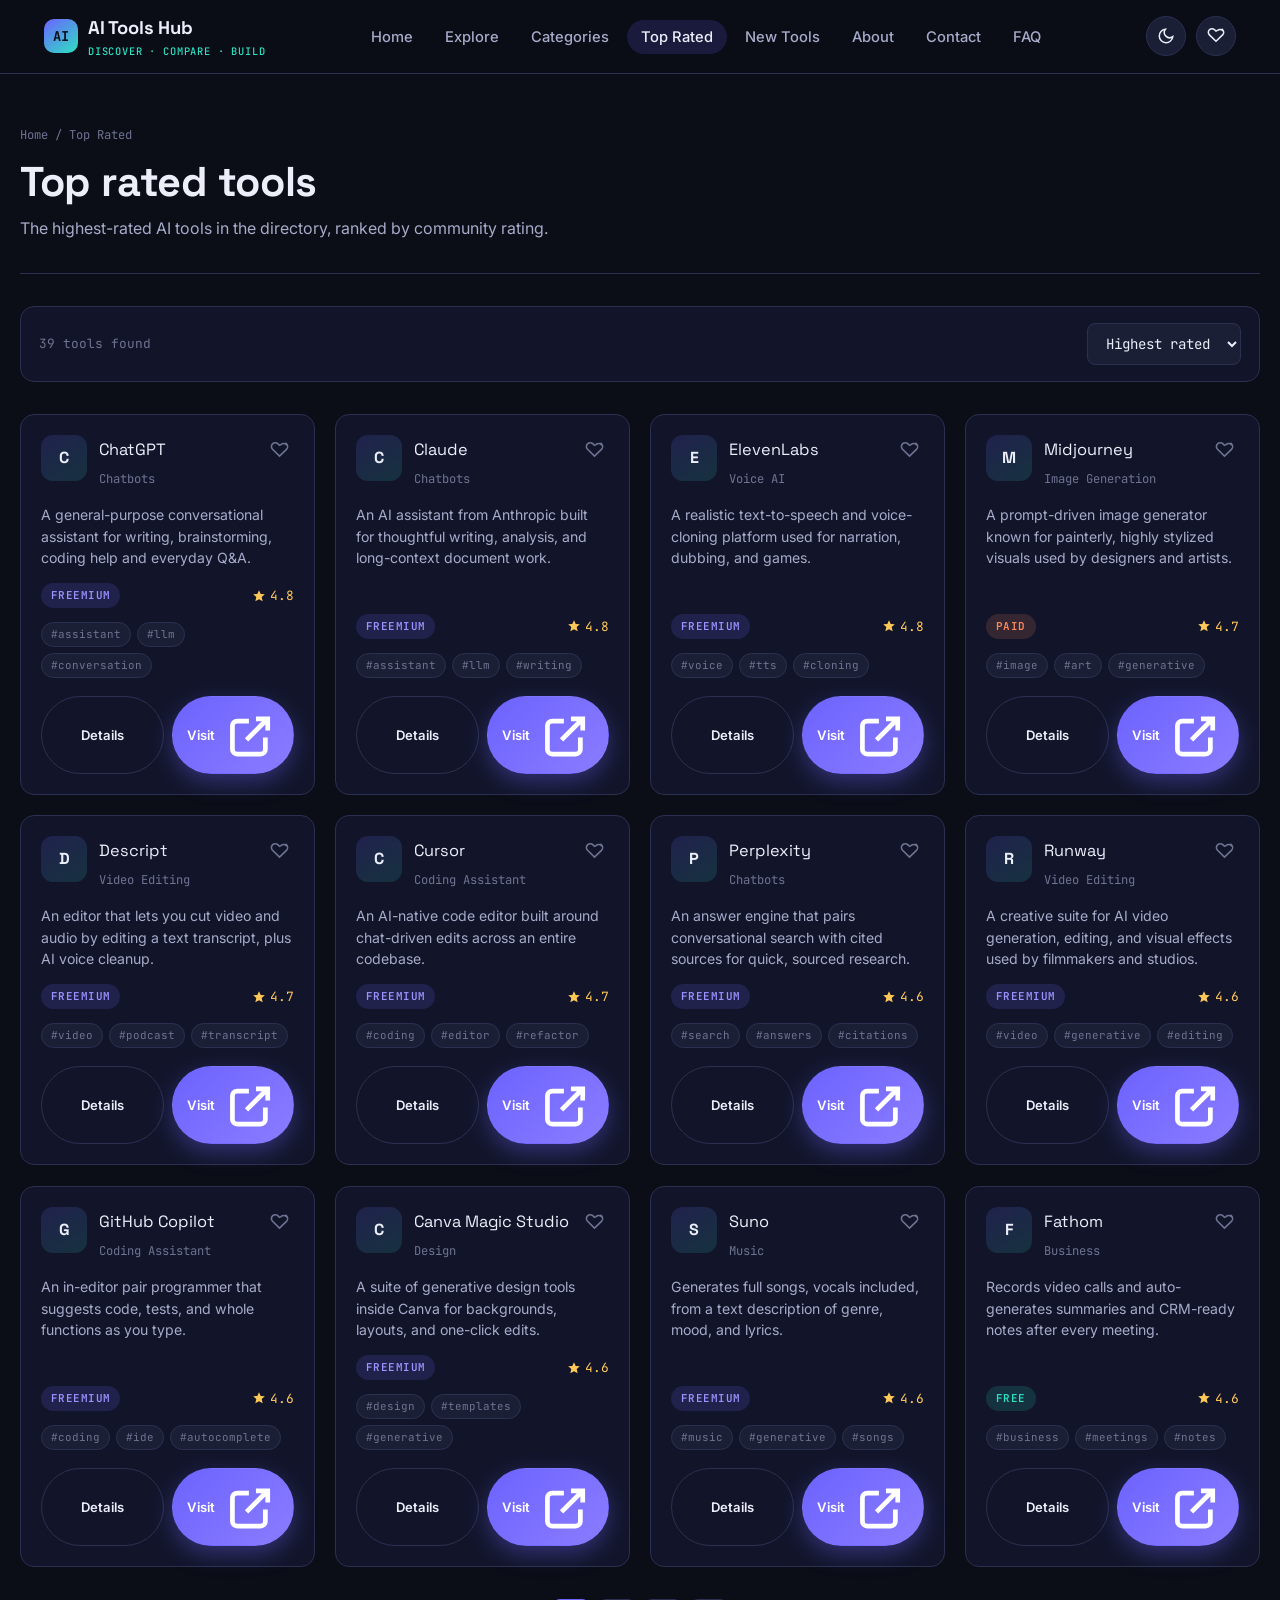
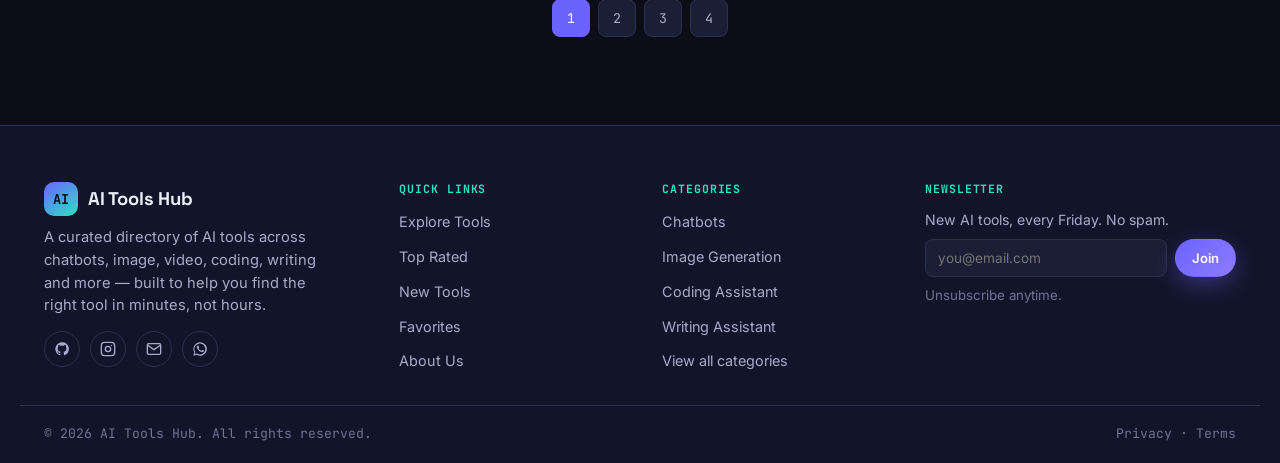
<file: top-rated.html>
<!DOCTYPE html>
<html lang="en">
<head>
<meta charset="UTF-8">
<meta name="viewport" content="width=device-width, initial-scale=1.0">
<title>Top Rated AI Tools — AI Tools Hub</title>
<meta name="description" content="The best AI tools ranked by community rating.">
<meta name="theme-color" content="#0B0D17">
<link rel="preconnect" href="https://fonts.googleapis.com">
<link rel="preconnect" href="https://fonts.gstatic.com" crossorigin>
<link href="https://fonts.googleapis.com/css2?family=Space+Grotesk:wght@500;600;700&family=Inter:wght@400;500;600;700&family=JetBrains+Mono:wght@400;500;700&display=swap" rel="stylesheet">
<style>
/* ==========================================================================
   variables.css — Design tokens
   Signature direction: a "console" aesthetic — deep indigo surfaces,
   monospace data readouts on tool cards, violet + mint signal colors.
   ========================================================================== */

:root{
  /* ---- Type ---- */
  --font-display: 'Space Grotesk', 'Segoe UI', sans-serif;
  --font-body: 'Inter', 'Segoe UI', sans-serif;
  --font-mono: 'JetBrains Mono', 'Courier New', monospace;

  /* ---- Dark theme (default) ---- */
  --bg-0: #0B0D17;
  --bg-1: #12152400;
  --bg-1-solid: #12152A;
  --bg-2: #1B1F35;
  --bg-3: #242945;
  --border: #2B3050;
  --text-0: #ECEEFA;
  --text-1: #A6ABC9;
  --text-2: #6E7391;

  --accent: #6C63FF;
  --accent-soft: rgba(108,99,255,0.16);
  --accent-2: #2DE1C2;
  --accent-2-soft: rgba(45,225,194,0.14);
  --warn: #FF8A5B;
  --warn-soft: rgba(255,138,91,0.15);
  --danger: #FF5C7A;
  --star: #FFC857;

  --shadow-1: 0 1px 2px rgba(0,0,0,0.4);
  --shadow-2: 0 8px 24px rgba(6,8,20,0.45);
  --shadow-glow: 0 0 0 1px rgba(108,99,255,0.35), 0 12px 32px rgba(108,99,255,0.18);

  --radius-sm: 8px;
  --radius-md: 14px;
  --radius-lg: 22px;
  --radius-pill: 999px;

  --gap-xs: 6px;
  --gap-sm: 12px;
  --gap-md: 20px;
  --gap-lg: 32px;
  --gap-xl: 56px;

  --container: 1240px;
  --dur-fast: 150ms;
  --dur-med: 320ms;
  --dur-slow: 600ms;
  --ease: cubic-bezier(.22,.9,.32,1);
}

[data-theme="light"]{
  --bg-0: #F3F4FB;
  --bg-1-solid: #FFFFFF;
  --bg-2: #FFFFFF;
  --bg-3: #ECEDFA;
  --border: #DFE1F2;
  --text-0: #12142A;
  --text-1: #4C5074;
  --text-2: #7B7FA3;

  --accent-soft: rgba(108,99,255,0.10);
  --accent-2-soft: rgba(45,225,194,0.14);
  --warn-soft: rgba(255,138,91,0.14);

  --shadow-1: 0 1px 2px rgba(20,22,50,0.06);
  --shadow-2: 0 10px 30px rgba(20,22,50,0.09);
  --shadow-glow: 0 0 0 1px rgba(108,99,255,0.25), 0 12px 32px rgba(108,99,255,0.14);
}

@media (prefers-reduced-motion: reduce){
  *{ animation-duration: 0.001ms !important; animation-iteration-count: 1 !important; transition-duration: 0.001ms !important; scroll-behavior: auto !important; }
}
/* ==========================================================================
   style.css — Base + components
   ========================================================================== */

*, *::before, *::after{ box-sizing: border-box; }
html{ scroll-behavior: smooth; }
body{
  margin: 0;
  background: var(--bg-0);
  color: var(--text-0);
  font-family: var(--font-body);
  line-height: 1.55;
  -webkit-font-smoothing: antialiased;
  transition: background var(--dur-med) var(--ease), color var(--dur-med) var(--ease);
}

img{ max-width: 100%; display: block; }
a{ color: inherit; }
h1,h2,h3,h4{ font-family: var(--font-display); line-height: 1.15; margin: 0; letter-spacing: -0.01em; }
p{ margin: 0; }
ul{ margin: 0; padding: 0; }
button{ font-family: inherit; }

:focus-visible{ outline: 2px solid var(--accent-2); outline-offset: 2px; }

.container{ max-width: var(--container); margin: 0 auto; padding: 0 24px; }
.section{ padding: var(--gap-xl) 0; }
.section-tight{ padding: var(--gap-lg) 0; }

.eyebrow{
  font-family: var(--font-mono);
  font-size: 0.72rem;
  letter-spacing: 0.14em;
  text-transform: uppercase;
  color: var(--accent-2);
  display: inline-flex;
  align-items: center;
  gap: 8px;
}
.eyebrow::before{ content:''; width: 18px; height: 1px; background: var(--accent-2); }

.section-head{ display:flex; align-items:flex-end; justify-content:space-between; gap: var(--gap-md); margin-bottom: var(--gap-lg); flex-wrap: wrap; }
.section-head h2{ font-size: clamp(1.5rem, 2.4vw, 2.1rem); margin-top: 8px; }
.section-head p{ color: var(--text-1); max-width: 56ch; margin-top: 8px; }
.section-link{ font-size: 0.88rem; font-weight: 600; color: var(--accent-2); text-decoration:none; white-space: nowrap; }
.section-link:hover{ text-decoration: underline; }

/* ---- Buttons ---- */
.btn{
  display: inline-flex;
  align-items: center;
  justify-content: center;
  gap: 8px;
  padding: 12px 22px;
  border-radius: var(--radius-pill);
  font-weight: 600;
  font-size: 0.92rem;
  text-decoration: none;
  border: 1px solid transparent;
  cursor: pointer;
  transition: transform var(--dur-fast) var(--ease), box-shadow var(--dur-fast) var(--ease), border-color var(--dur-fast) var(--ease), background var(--dur-fast) var(--ease);
}
.btn:active{ transform: scale(0.97); }
.btn-primary{ background: linear-gradient(135deg, var(--accent), #8B7CFF); color: #fff; box-shadow: 0 8px 22px rgba(108,99,255,0.35); }
.btn-primary:hover{ transform: translateY(-2px); }
.btn-ghost{ background: transparent; border-color: var(--border); color: var(--text-0); }
.btn-ghost:hover{ border-color: var(--accent); }
.btn-sm{ padding: 8px 16px; font-size: 0.82rem; }
.btn-block{ width: 100%; }
.btn[disabled]{ opacity: .5; cursor: not-allowed; }

/* ---- Hero ---- */
.hero{
  position: relative;
  overflow: hidden;
  padding: 76px 0 64px;
  border-bottom: 1px solid var(--border);
}
.hero-inner{ position: relative; z-index: 2; max-width: 760px; margin: 0 auto; text-align: center; }
.hero h1{ font-size: clamp(2.2rem, 5.4vw, 3.6rem); }
.hero h1 .accent{ color: var(--accent-2); }
.hero-sub{ margin-top: 18px; color: var(--text-1); font-size: 1.05rem; max-width: 56ch; margin-left:auto; margin-right:auto; }

.console{
  margin: 34px auto 0;
  max-width: 640px;
  background: var(--bg-1-solid);
  border: 1px solid var(--border);
  border-radius: var(--radius-md);
  box-shadow: var(--shadow-2);
  overflow: hidden;
}
.console-bar{
  display: flex; align-items: center; gap: 6px;
  padding: 10px 14px;
  border-bottom: 1px solid var(--border);
  font-family: var(--font-mono);
  font-size: .7rem;
  color: var(--text-2);
}
.console-dot{ width: 9px; height: 9px; border-radius: 50%; background: var(--border); }
.console-dot:nth-child(1){ background:#FF5C7A; }
.console-dot:nth-child(2){ background:#FFC857; }
.console-dot:nth-child(3){ background:#2DE1C2; }
.console-label{ margin-left: 8px; }

.search-form{ display: flex; align-items: center; gap: 10px; padding: 16px 18px; }
.search-form svg{ width: 18px; height: 18px; color: var(--text-2); flex-shrink: 0; }
.search-input{
  flex: 1; min-width: 0;
  background: transparent; border: none; outline: none;
  color: var(--text-0); font-family: var(--font-mono); font-size: 0.95rem;
}
.search-input::placeholder{ color: var(--text-2); }

.hero-stats{ display:flex; gap: var(--gap-lg); justify-content:center; margin-top: 40px; flex-wrap: wrap; }
.hero-stat b{ font-family: var(--font-display); font-size: 1.6rem; display:block; }
.hero-stat span{ color: var(--text-2); font-size: 0.8rem; font-family: var(--font-mono); }

/* ---- Category grid ---- */
.category-grid{ display: grid; grid-template-columns: repeat(5, 1fr); gap: var(--gap-md); }
.category-card{
  background: var(--bg-1-solid);
  border: 1px solid var(--border);
  border-radius: var(--radius-md);
  padding: 20px;
  text-decoration: none;
  color: var(--text-0);
  display: flex; flex-direction: column; gap: 12px;
}
.cat-icon{
  width: 42px; height: 42px; border-radius: var(--radius-sm);
  background: var(--accent-soft);
  color: var(--accent);
  display: grid; place-items: center;
}
.cat-icon svg{ width: 20px; height: 20px; }
.category-card h3{ font-size: 1rem; }
.category-card span{ color: var(--text-2); font-family: var(--font-mono); font-size: 0.76rem; }

/* ---- Tool cards ---- */
.tool-grid{ display: grid; grid-template-columns: repeat(4, 1fr); gap: var(--gap-md); }
.tool-grid.list-view{ grid-template-columns: 1fr; }

.tool-card{
  background: var(--bg-1-solid);
  border: 1px solid var(--border);
  border-radius: var(--radius-md);
  padding: 20px;
  display: flex;
  flex-direction: column;
  gap: 14px;
  position: relative;
}
.tool-top{ display: flex; align-items: flex-start; gap: 12px; }
.tool-logo{
  width: 46px; height: 46px; border-radius: 12px;
  background: linear-gradient(150deg, var(--accent-soft), var(--accent-2-soft));
  color: var(--text-0);
  display: grid; place-items: center;
  font-family: var(--font-display); font-weight: 700;
  flex-shrink: 0;
}
.tool-name-row{ display:flex; align-items:center; justify-content:space-between; gap: 8px; }
.tool-name{ font-family: var(--font-display); font-size: 1.02rem; }
.tool-cat{ color: var(--text-2); font-size: 0.76rem; font-family: var(--font-mono); }

.fav-btn{
  background: none; border: none; cursor: pointer;
  color: var(--text-2);
  width: 30px; height: 30px; display:grid; place-items:center;
  border-radius: 50%;
  flex-shrink: 0;
  transition: color var(--dur-fast) var(--ease), transform var(--dur-fast) var(--ease);
}
.fav-btn svg{ width: 19px; height: 19px; }
.fav-btn:hover{ transform: scale(1.15); }
.fav-btn.active{ color: var(--danger); }
.fav-btn.active svg{ fill: var(--danger); }

.tool-desc{ color: var(--text-1); font-size: 0.88rem; flex: 1; }

.tool-meta-row{ display: flex; align-items: center; justify-content: space-between; gap: 8px; }
.badge{
  font-family: var(--font-mono);
  font-size: 0.68rem;
  font-weight: 600;
  padding: 4px 10px;
  border-radius: var(--radius-pill);
  text-transform: uppercase;
  letter-spacing: 0.04em;
}
.badge-free{ background: var(--accent-2-soft); color: var(--accent-2); }
.badge-freemium{ background: var(--accent-soft); color: #9C93FF; }
.badge-paid{ background: var(--warn-soft); color: var(--warn); }

.rating{ display:flex; align-items:center; gap: 4px; font-family: var(--font-mono); font-size: 0.8rem; color: var(--star); }
.rating svg{ width: 14px; height: 14px; fill: var(--star); }

.tag-row{ display:flex; flex-wrap: wrap; gap: 6px; }
.tag-chip{
  font-family: var(--font-mono);
  font-size: 0.68rem;
  color: var(--text-2);
  background: var(--bg-2);
  border: 1px solid var(--border);
  padding: 3px 9px;
  border-radius: var(--radius-pill);
}

.tool-actions{ display: flex; gap: 8px; margin-top: 4px; }
.tool-actions .btn{ flex: 1; padding: 10px 14px; font-size: 0.82rem; }

/* ---- Filters/toolbar (explore page) ---- */
.toolbar{
  display: flex; flex-wrap: wrap; gap: var(--gap-sm);
  align-items: center; justify-content: space-between;
  background: var(--bg-1-solid);
  border: 1px solid var(--border);
  border-radius: var(--radius-md);
  padding: 16px 18px;
  margin-bottom: var(--gap-lg);
}
.filter-group{ display: flex; flex-wrap: wrap; gap: 8px; }
.chip-btn{
  font-family: var(--font-mono);
  font-size: 0.78rem;
  padding: 7px 14px;
  border-radius: var(--radius-pill);
  border: 1px solid var(--border);
  background: var(--bg-2);
  color: var(--text-1);
  cursor: pointer;
  transition: all var(--dur-fast) var(--ease);
}
.chip-btn:hover{ border-color: var(--accent); color: var(--text-0); }
.chip-btn.active{ background: var(--accent); color: #fff; border-color: var(--accent); }

.select-input, .text-input, textarea.text-input{
  font-family: var(--font-body);
  background: var(--bg-2);
  border: 1px solid var(--border);
  color: var(--text-0);
  border-radius: var(--radius-sm);
  padding: 10px 14px;
  font-size: 0.88rem;
}
.select-input{ font-family: var(--font-mono); }

.results-count{ font-family: var(--font-mono); font-size: 0.8rem; color: var(--text-2); }

.empty-state{
  text-align: center;
  padding: 60px 20px;
  color: var(--text-1);
}
.empty-state svg{ width: 54px; height: 54px; color: var(--text-2); margin: 0 auto 16px; }
.empty-state h3{ margin-bottom: 6px; }

.pagination{ display:flex; justify-content:center; gap: 8px; margin-top: var(--gap-lg); }
.page-btn{
  width: 38px; height: 38px; border-radius: var(--radius-sm);
  border: 1px solid var(--border); background: var(--bg-2); color: var(--text-1);
  font-family: var(--font-mono); cursor: pointer;
}
.page-btn.active{ background: var(--accent); border-color: var(--accent); color:#fff; }

/* ---- Stats section ---- */
.stats-strip{
  display: grid; grid-template-columns: repeat(4,1fr);
  gap: var(--gap-md);
  background: var(--bg-1-solid);
  border: 1px solid var(--border);
  border-radius: var(--radius-lg);
  padding: 36px;
}
.stat-item{ text-align: center; }
.stat-item b{ font-family: var(--font-display); font-size: clamp(1.8rem,3vw,2.6rem); color: var(--accent-2); display:block; }
.stat-item span{ color: var(--text-2); font-family: var(--font-mono); font-size: 0.78rem; }

/* ---- Testimonials ---- */
.testimonial-grid{ display: grid; grid-template-columns: repeat(3,1fr); gap: var(--gap-md); }
.testimonial-card{
  background: var(--bg-1-solid); border: 1px solid var(--border);
  border-radius: var(--radius-md); padding: 24px;
}
.testimonial-card p{ color: var(--text-1); font-size: 0.92rem; }
.testimonial-who{ display:flex; align-items:center; gap: 12px; margin-top: 18px; }
.avatar{
  width: 38px; height: 38px; border-radius: 50%;
  background: linear-gradient(135deg, var(--accent), var(--accent-2));
  display:grid; place-items:center; color:#0B0D17; font-weight:700; font-family: var(--font-display);
}
.who-name{ font-size: 0.86rem; font-weight: 600; }
.who-role{ font-size: 0.76rem; color: var(--text-2); }

/* ---- Newsletter ---- */
.newsletter-panel{
  background: linear-gradient(135deg, var(--bg-2), var(--bg-3));
  border: 1px solid var(--border);
  border-radius: var(--radius-lg);
  padding: 44px;
  text-align: center;
}
.newsletter-panel form{ display:flex; gap:10px; max-width: 460px; margin: 22px auto 0; }
.newsletter-panel input{ flex:1; }

/* ---- Toast ---- */
.toast-stack{ position: fixed; bottom: 24px; left: 24px; z-index: 500; display:flex; flex-direction:column; gap:10px; }
.toast{
  background: var(--bg-1-solid);
  border: 1px solid var(--border);
  border-left: 3px solid var(--accent-2);
  border-radius: var(--radius-sm);
  padding: 12px 16px;
  font-size: 0.85rem;
  box-shadow: var(--shadow-2);
  min-width: 240px;
  animation: slideUp 260ms var(--ease) both;
}
.toast.error{ border-left-color: var(--danger); }
.toast.info{ border-left-color: var(--text-2); }

/* ---- Scroll progress ---- */
.scroll-progress{
  position: fixed; top: 0; left: 0; height: 3px;
  background: linear-gradient(90deg, var(--accent), var(--accent-2));
  width: 0%; z-index: 400;
}

/* ---- Page header (interior pages) ---- */
.page-header{ padding: 52px 0 32px; border-bottom: 1px solid var(--border); }
.breadcrumbs{ font-family: var(--font-mono); font-size: 0.76rem; color: var(--text-2); margin-bottom: 14px; }
.breadcrumbs a{ color: var(--text-2); text-decoration: none; }
.breadcrumbs a:hover{ color: var(--accent-2); }
.page-header h1{ font-size: clamp(1.8rem, 3.6vw, 2.6rem); }
.page-header p{ color: var(--text-1); margin-top: 10px; max-width: 60ch; }

/* ---- Category detail chips (categories page) ---- */
.cat-legend{ display:flex; flex-wrap:wrap; gap: 8px; margin-bottom: var(--gap-lg); }

/* ---- Tool details page ---- */
.details-layout{ display: grid; grid-template-columns: 2fr 1fr; gap: var(--gap-lg); align-items: start; }
.details-main{
  background: var(--bg-1-solid); border: 1px solid var(--border); border-radius: var(--radius-lg); padding: 32px;
}
.details-head{ display:flex; gap: 18px; align-items:flex-start; }
.details-head .tool-logo{ width: 64px; height: 64px; font-size: 1.4rem; border-radius: 16px; }
.details-head h1{ font-size: 1.7rem; }
.details-section{ margin-top: 26px; }
.details-section h3{ font-size: 0.95rem; margin-bottom: 10px; }
.details-section p{ color: var(--text-1); }
.feature-list{ list-style: none; display: flex; flex-direction: column; gap: 10px; }
.feature-list li{ display:flex; gap: 10px; align-items:flex-start; color: var(--text-1); font-size: 0.9rem; }
.feature-list svg{ width: 16px; height: 16px; color: var(--accent-2); margin-top: 3px; flex-shrink: 0; }

.details-side{
  background: var(--bg-1-solid); border: 1px solid var(--border); border-radius: var(--radius-lg); padding: 24px;
  display: flex; flex-direction: column; gap: 16px;
}
.side-row{ display:flex; justify-content: space-between; font-size: 0.86rem; padding: 10px 0; border-bottom: 1px solid var(--border); }
.side-row:last-of-type{ border-bottom: none; }
.side-row span{ color: var(--text-2); }

.related-grid{ display:grid; grid-template-columns: repeat(3,1fr); gap: var(--gap-md); margin-top: var(--gap-md); }

/* ---- FAQ accordion ---- */
.faq-list{ display: flex; flex-direction: column; gap: 12px; max-width: 820px; }
.faq-item{ background: var(--bg-1-solid); border: 1px solid var(--border); border-radius: var(--radius-md); overflow: hidden; }
.faq-q{
  width: 100%; text-align: left; background: none; border: none; cursor: pointer;
  padding: 18px 20px; display:flex; align-items:center; justify-content:space-between; gap: 12px;
  color: var(--text-0); font-weight: 600; font-size: 0.95rem;
}
.faq-q svg{ width: 18px; height: 18px; flex-shrink: 0; transition: transform var(--dur-med) var(--ease); color: var(--text-2); }
.faq-item.open .faq-q svg{ transform: rotate(45deg); color: var(--accent-2); }
.faq-a{ max-height: 0; overflow: hidden; transition: max-height var(--dur-med) var(--ease); }
.faq-a-inner{ padding: 0 20px 20px; color: var(--text-1); font-size: 0.9rem; }
.faq-item.open .faq-a{ max-height: 320px; }

/* ---- Contact / forms ---- */
.form-grid{ display:grid; grid-template-columns: 1fr 1fr; gap: 16px; }
.form-field{ display:flex; flex-direction:column; gap: 6px; margin-bottom: 16px; }
.form-field label{ font-size: 0.82rem; color: var(--text-1); font-weight: 600; }
.form-field .error-msg{ font-size: 0.76rem; color: var(--danger); display:none; }
.form-field.invalid .text-input{ border-color: var(--danger); }
.form-field.invalid .error-msg{ display:block; }
.form-field.full{ grid-column: 1 / -1; }
.contact-layout{ display:grid; grid-template-columns: 1fr 1fr; gap: var(--gap-lg); }
.contact-info-card{ background: var(--bg-1-solid); border:1px solid var(--border); border-radius: var(--radius-lg); padding: 28px; }
.info-row{ display:flex; gap: 12px; align-items:flex-start; margin-bottom: 20px; }
.info-row svg{ width:18px; height:18px; color: var(--accent-2); margin-top:2px; flex-shrink:0; }
.info-row h4{ font-size: 0.9rem; margin-bottom: 2px; }
.info-row span{ color: var(--text-2); font-size: 0.84rem; }

.form-success{
  display:none; background: var(--accent-2-soft); border:1px solid var(--accent-2);
  color: var(--accent-2); padding: 14px 18px; border-radius: var(--radius-sm); font-size: 0.86rem; margin-bottom: 16px;
}
.form-success.show{ display:block; }

/* ---- Legal pages ---- */
.legal-body{ max-width: 780px; }
.legal-body h2{ font-size: 1.2rem; margin-top: 36px; margin-bottom: 10px; }
.legal-body h2:first-child{ margin-top: 0; }
.legal-body p, .legal-body li{ color: var(--text-1); font-size: 0.93rem; margin-bottom: 10px; }
.legal-body ul{ padding-left: 20px; list-style: disc; }
.legal-updated{ font-family: var(--font-mono); font-size: 0.78rem; color: var(--text-2); margin-bottom: 30px; }

/* ---- 404 ---- */
.error-page{ min-height: 60vh; display:flex; flex-direction:column; align-items:center; justify-content:center; text-align:center; padding: 80px 20px; }
.error-code{ font-family: var(--font-display); font-size: clamp(5rem, 16vw, 9rem); color: var(--accent); line-height:1; }
.error-page p{ color: var(--text-1); margin: 14px 0 26px; max-width: 46ch; }

/* ---- Favorites empty ---- */
.fav-toolbar{ display:flex; justify-content:space-between; align-items:center; margin-bottom: var(--gap-lg); flex-wrap: wrap; gap: 12px; }

/* ---- Utility ---- */
.text-center{ text-align:center; }
.mt-lg{ margin-top: var(--gap-lg); }
.flex-center{ display:flex; align-items:center; justify-content:center; }
/* ==========================================================================
   navbar.css
   ========================================================================== */

.site-header{
  position: sticky;
  top: 0;
  z-index: 200;
  background: color-mix(in srgb, var(--bg-0) 88%, transparent);
  backdrop-filter: blur(14px);
  border-bottom: 1px solid var(--border);
}

.navbar{
  max-width: var(--container);
  margin: 0 auto;
  padding: 14px 24px;
  display: flex;
  align-items: center;
  justify-content: space-between;
  gap: var(--gap-md);
}

.brand{
  display: flex;
  align-items: center;
  gap: 10px;
  font-family: var(--font-display);
  font-weight: 700;
  font-size: 1.15rem;
  color: var(--text-0);
  text-decoration: none;
  letter-spacing: -0.01em;
}

.brand-mark{
  width: 34px; height: 34px;
  border-radius: 10px;
  background: linear-gradient(145deg, var(--accent), var(--accent-2));
  display: grid; place-items: center;
  color: #0B0D17;
  font-family: var(--font-mono);
  font-weight: 700;
  font-size: 0.85rem;
  flex-shrink: 0;
}

.brand small{
  font-family: var(--font-mono);
  font-weight: 500;
  color: var(--accent-2);
  font-size: 0.65rem;
  display: block;
  letter-spacing: 0.08em;
}

.nav-links{
  display: flex;
  align-items: center;
  gap: 4px;
  list-style: none;
}

.nav-links a{
  color: var(--text-1);
  text-decoration: none;
  font-size: 0.92rem;
  font-weight: 500;
  padding: 8px 14px;
  border-radius: var(--radius-pill);
  transition: color var(--dur-fast) var(--ease), background var(--dur-fast) var(--ease);
  white-space: nowrap;
}

.nav-links a:hover,
.nav-links a:focus-visible{
  color: var(--text-0);
  background: var(--bg-2);
}

.nav-links a.active{
  color: var(--text-0);
  background: var(--accent-soft);
}

.nav-actions{
  display: flex;
  align-items: center;
  gap: 10px;
}

.icon-btn{
  width: 40px; height: 40px;
  display: grid; place-items: center;
  border-radius: var(--radius-pill);
  border: 1px solid var(--border);
  background: var(--bg-2);
  color: var(--text-0);
  cursor: pointer;
  transition: transform var(--dur-fast) var(--ease), border-color var(--dur-fast) var(--ease);
}
.icon-btn:hover{ border-color: var(--accent); transform: translateY(-1px); }
.icon-btn svg{ width: 18px; height: 18px; }

.theme-toggle .sun{ display:none; }
[data-theme="light"] .theme-toggle .moon{ display:none; }
[data-theme="light"] .theme-toggle .sun{ display:block; }

.fav-count{
  position: absolute;
  top: -4px; right: -4px;
  background: var(--warn);
  color: #1a0a02;
  font-family: var(--font-mono);
  font-size: 0.62rem;
  font-weight: 700;
  min-width: 16px; height: 16px;
  border-radius: 999px;
  display: grid; place-items: center;
  padding: 0 3px;
}

.nav-actions .icon-btn{ position: relative; }

.menu-toggle{ display: none; }

.mobile-drawer{
  display: none;
}

/* Mobile nav */
@media (max-width: 900px){
  .nav-links{ display: none; }
  .menu-toggle{ display: grid; }

  .mobile-drawer{
    display: block;
    position: fixed;
    inset: 0 0 0 auto;
    width: min(78vw, 320px);
    height: 100vh;
    background: var(--bg-1-solid);
    border-left: 1px solid var(--border);
    transform: translateX(100%);
    transition: transform var(--dur-med) var(--ease);
    z-index: 300;
    padding: 24px;
    overflow-y: auto;
  }
  .mobile-drawer.open{ transform: translateX(0); }
  .mobile-drawer ul{ list-style: none; display: flex; flex-direction: column; gap: 4px; margin-top: 28px; }
  .mobile-drawer a{
    display: block; padding: 12px 14px; border-radius: var(--radius-sm);
    color: var(--text-1); text-decoration: none; font-weight: 500;
  }
  .mobile-drawer a.active, .mobile-drawer a:hover{ color: var(--text-0); background: var(--bg-2); }

  .drawer-close{
    display: flex; justify-content: flex-end;
  }

  .drawer-overlay{
    position: fixed; inset: 0; background: rgba(3,4,10,0.55);
    opacity: 0; pointer-events: none; transition: opacity var(--dur-med) var(--ease);
    z-index: 290;
  }
  .drawer-overlay.open{ opacity: 1; pointer-events: auto; }
}
/* ==========================================================================
   footer.css
   ========================================================================== */

.site-footer{
  background: var(--bg-1-solid);
  border-top: 1px solid var(--border);
  margin-top: var(--gap-xl);
}

.footer-top{
  max-width: var(--container);
  margin: 0 auto;
  padding: var(--gap-xl) 24px var(--gap-lg);
  display: grid;
  grid-template-columns: 1.4fr 1fr 1fr 1.2fr;
  gap: var(--gap-lg);
}

.footer-brand p{
  color: var(--text-1);
  font-size: 0.92rem;
  max-width: 32ch;
  margin-top: 10px;
}

.footer-col h4{
  font-family: var(--font-mono);
  text-transform: uppercase;
  letter-spacing: 0.08em;
  font-size: 0.72rem;
  color: var(--accent-2);
  margin-bottom: 14px;
}

.footer-col ul{ list-style: none; display: flex; flex-direction: column; gap: 10px; }
.footer-col a{
  color: var(--text-1);
  text-decoration: none;
  font-size: 0.9rem;
  transition: color var(--dur-fast) var(--ease);
}
.footer-col a:hover{ color: var(--text-0); }

.footer-newsletter form{
  display: flex;
  gap: 8px;
  margin-top: 8px;
}
.footer-newsletter input{
  flex: 1;
  min-width: 0;
  padding: 10px 12px;
  border-radius: var(--radius-sm);
  border: 1px solid var(--border);
  background: var(--bg-2);
  color: var(--text-0);
  font-size: 0.85rem;
}
.footer-newsletter small{ display:block; margin-top: 8px; color: var(--text-2); }

.social-row{
  display: flex;
  gap: 10px;
  margin-top: 14px;
}
.social-row a{
  width: 36px; height: 36px;
  border-radius: 999px;
  border: 1px solid var(--border);
  display: grid; place-items: center;
  color: var(--text-1);
}
.social-row a:hover{ color: var(--accent-2); border-color: var(--accent-2); }
.social-row svg{ width: 16px; height: 16px; }

.footer-bottom{
  border-top: 1px solid var(--border);
  padding: 18px 24px;
  max-width: var(--container);
  margin: 0 auto;
  display: flex;
  align-items: center;
  justify-content: space-between;
  gap: 12px;
  font-size: 0.82rem;
  color: var(--text-2);
  font-family: var(--font-mono);
}

.back-to-top{
  position: fixed;
  right: 24px; bottom: 24px;
  width: 46px; height: 46px;
  border-radius: 999px;
  background: var(--accent);
  color: #fff;
  border: none;
  display: grid; place-items: center;
  cursor: pointer;
  opacity: 0; pointer-events: none;
  transform: translateY(10px);
  transition: all var(--dur-med) var(--ease);
  box-shadow: var(--shadow-2);
  z-index: 150;
}
.back-to-top.show{ opacity: 1; pointer-events: auto; transform: translateY(0); }
.back-to-top svg{ width: 18px; height: 18px; }

@media (max-width: 860px){
  .footer-top{ grid-template-columns: 1fr 1fr; }
  .footer-bottom{ flex-direction: column; text-align: center; }
}
@media (max-width: 520px){
  .footer-top{ grid-template-columns: 1fr; }
}
/* ==========================================================================
   animations.css
   ========================================================================== */

@keyframes fadeIn{ from{ opacity:0; } to{ opacity:1; } }
@keyframes slideUp{ from{ opacity:0; transform: translateY(24px); } to{ opacity:1; transform: translateY(0); } }
@keyframes popIn{ from{ opacity:0; transform: scale(.92); } to{ opacity:1; transform: scale(1); } }
@keyframes spin{ to{ transform: rotate(360deg); } }
@keyframes pulseGlow{
  0%,100%{ box-shadow: 0 0 0 0 rgba(108,99,255,0.35); }
  50%{ box-shadow: 0 0 0 8px rgba(108,99,255,0); }
}
@keyframes gridDrift{
  from{ background-position: 0 0; }
  to{ background-position: 60px 60px; }
}
@keyframes blink{ 50%{ opacity: 0; } }
@keyframes floatY{
  0%,100%{ transform: translateY(0); }
  50%{ transform: translateY(-10px); }
}
@keyframes ripple{
  from{ transform: scale(0); opacity: .55; }
  to{ transform: scale(2.6); opacity: 0; }
}

.fade-in{ animation: fadeIn var(--dur-slow) var(--ease) both; }
.slide-up{ animation: slideUp var(--dur-slow) var(--ease) both; }
.pop-in{ animation: popIn var(--dur-med) var(--ease) both; }

/* Scroll reveal: JS toggles .in-view */
.reveal{
  opacity: 0;
  transform: translateY(28px);
  transition: opacity 700ms var(--ease), transform 700ms var(--ease);
}
.reveal.in-view{ opacity: 1; transform: translateY(0); }
.reveal-stagger > *{ transition-delay: calc(var(--stagger-i, 0) * 70ms); }

/* Hover lift */
.hover-lift{ transition: transform var(--dur-med) var(--ease), box-shadow var(--dur-med) var(--ease); }
.hover-lift:hover{ transform: translateY(-6px); box-shadow: var(--shadow-2); }

/* Card tilt (JS sets --rx/--ry via pointer move) */
.tilt{
  --rx: 0deg; --ry: 0deg;
  transform: perspective(800px) rotateX(var(--rx)) rotateY(var(--ry));
  transition: transform 200ms var(--ease);
  will-change: transform;
}

/* Ripple buttons */
.ripple-btn{ position: relative; overflow: hidden; }
.ripple-span{
  position: absolute;
  border-radius: 999px;
  background: rgba(255,255,255,0.55);
  pointer-events: none;
  animation: ripple 650ms ease-out forwards;
}

/* Loading spinner */
.spinner{
  width: 34px; height: 34px;
  border-radius: 50%;
  border: 3px solid var(--border);
  border-top-color: var(--accent);
  animation: spin 800ms linear infinite;
}
.loading-screen{
  position: fixed; inset: 0; z-index: 999;
  background: var(--bg-0);
  display: grid; place-items: center;
  gap: 14px;
  transition: opacity 500ms var(--ease), visibility 500ms;
}
.loading-screen.hide{ opacity: 0; visibility: hidden; }
.loading-screen span{ font-family: var(--font-mono); color: var(--text-2); font-size: .8rem; letter-spacing: .08em; }

/* Typing effect caret */
.caret{
  display: inline-block; width: 2px; height: 1em;
  background: var(--accent-2);
  margin-left: 2px;
  animation: blink 900ms step-end infinite;
  vertical-align: middle;
}

/* Animated grid backdrop for hero */
.grid-backdrop{
  position: absolute; inset: 0;
  background-image:
    linear-gradient(var(--border) 1px, transparent 1px),
    linear-gradient(90deg, var(--border) 1px, transparent 1px);
  background-size: 42px 42px;
  opacity: 0.35;
  animation: gridDrift 14s linear infinite;
  mask-image: radial-gradient(ellipse at 50% 0%, black 40%, transparent 78%);
}
.floaty{ animation: floatY 6s ease-in-out infinite; }

/* Counters (JS drives the number, this is just presentational) */
.counter-num{ font-variant-numeric: tabular-nums; }

/* Skeleton / lazy loading shimmer */
@keyframes shimmer{ 0%{ background-position: -300px 0; } 100%{ background-position: 300px 0; } }
.skeleton{
  background: linear-gradient(90deg, var(--bg-2) 25%, var(--bg-3) 37%, var(--bg-2) 63%);
  background-size: 300px 100%;
  animation: shimmer 1.4s linear infinite;
  border-radius: var(--radius-md);
}
/* ==========================================================================
   responsive.css — mobile-first breakpoint overrides
   ========================================================================== */

@media (max-width: 1080px){
  .category-grid{ grid-template-columns: repeat(3,1fr); }
  .tool-grid{ grid-template-columns: repeat(3,1fr); }
  .testimonial-grid{ grid-template-columns: repeat(2,1fr); }
  .stats-strip{ grid-template-columns: repeat(2,1fr); }
}

@media (max-width: 860px){
  .details-layout{ grid-template-columns: 1fr; }
  .contact-layout{ grid-template-columns: 1fr; }
  .related-grid{ grid-template-columns: repeat(2,1fr); }
}

@media (max-width: 720px){
  .category-grid{ grid-template-columns: repeat(2,1fr); }
  .tool-grid{ grid-template-columns: repeat(2,1fr); }
  .testimonial-grid{ grid-template-columns: 1fr; }
  .stats-strip{ grid-template-columns: repeat(2,1fr); gap: var(--gap-md); padding: 24px; }
  .hero{ padding: 56px 0 44px; }
  .form-grid{ grid-template-columns: 1fr; }
  .toolbar{ flex-direction: column; align-items: stretch; }
  .section-head{ flex-direction: column; align-items: flex-start; }
}

@media (max-width: 520px){
  .category-grid{ grid-template-columns: 1fr 1fr; }
  .tool-grid{ grid-template-columns: 1fr; }
  .related-grid{ grid-template-columns: 1fr; }
  .footer-newsletter form{ flex-direction: column; }
  .hero-stats{ gap: var(--gap-md); }
  .navbar{ padding: 12px 16px; }
  .container{ padding: 0 16px; }
  .details-head{ flex-direction: column; }
  .back-to-top{ right: 16px; bottom: 16px; }
}

</style>
</head>
<body data-page="top-rated">

<div class="loading-screen"><div class="spinner"></div><span>LOADING AI TOOLS HUB&hellip;</span></div>
<div class="scroll-progress"></div>
<div class="drawer-overlay"></div>

<header class="site-header">
  <nav class="navbar">
    <a href="index.html" class="brand">
      <span class="brand-mark">AI</span>
      <span>AI Tools Hub<small>DISCOVER &middot; COMPARE &middot; BUILD</small></span>
    </a>
    <ul class="nav-links">
      <li><a href="index.html">Home</a></li>
      <li><a href="explore.html">Explore</a></li>
      <li><a href="categories.html">Categories</a></li>
      <li><a href="top-rated.html" class="active">Top Rated</a></li>
      <li><a href="new-tools.html">New Tools</a></li>
      <li><a href="about.html">About</a></li>
      <li><a href="contact.html">Contact</a></li>
      <li><a href="faq.html">FAQ</a></li>
    </ul>
    <div class="nav-actions">
      <button class="icon-btn theme-toggle" aria-label="Toggle dark or light theme">
        <svg class="moon" viewBox="0 0 24 24" fill="none" stroke="currentColor" stroke-width="2"><path d="M21 12.8A9 9 0 1 1 11.2 3 7 7 0 0 0 21 12.8z"/></svg>
        <svg class="sun" viewBox="0 0 24 24" fill="none" stroke="currentColor" stroke-width="2"><circle cx="12" cy="12" r="4"/><path d="M12 2v2M12 20v2M4.9 4.9l1.4 1.4M17.7 17.7l1.4 1.4M2 12h2M20 12h2M4.9 19.1l1.4-1.4M17.7 6.3l1.4-1.4"/></svg>
      </button>
      <a class="icon-btn" href="favorites.html" aria-label="View favorites">
        <svg viewBox="0 0 24 24" fill="none" stroke="currentColor" stroke-width="2"><path d="M20.8 4.6c-1.9-1.9-5-1.9-6.9 0L12 5.5l-1.9-1.9c-1.9-1.9-5-1.9-6.9 0-1.9 1.9-1.9 5 0 6.9L12 19.1l8.8-8.6c1.9-1.9 1.9-5 0-6.9z"/></svg>
        <span class="fav-count">0</span>
      </a>
      <button class="icon-btn menu-toggle" aria-label="Open menu">
        <svg viewBox="0 0 24 24" fill="none" stroke="currentColor" stroke-width="2"><path d="M3 6h18M3 12h18M3 18h18"/></svg>
      </button>
    </div>
  </nav>
</header>

<div class="mobile-drawer">
  <div class="drawer-close">
    <button class="icon-btn" aria-label="Close menu">
      <svg viewBox="0 0 24 24" fill="none" stroke="currentColor" stroke-width="2"><path d="M18 6L6 18M6 6l12 12"/></svg>
    </button>
  </div>
  <ul>
    <li><a href="index.html">Home</a></li>
    <li><a href="explore.html">Explore</a></li>
    <li><a href="categories.html">Categories</a></li>
    <li><a href="top-rated.html" class="active">Top Rated</a></li>
    <li><a href="new-tools.html">New Tools</a></li>
    <li><a href="about.html">About</a></li>
    <li><a href="contact.html">Contact</a></li>
    <li><a href="faq.html">FAQ</a></li>
    <li><a href="favorites.html">Favorites</a></li>
    <li><a href="privacy.html">Privacy Policy</a></li>
    <li><a href="terms.html">Terms & Conditions</a></li>
  </ul>
</div>

<main>

<div class="page-header container">
  <div class="breadcrumbs"><a href="index.html">Home</a> / Top Rated</div>
  <h1>Top rated tools</h1>
  <p>The highest-rated AI tools in the directory, ranked by community rating.</p>
</div>
<div class="section-tight container">
  <div class="toolbar">
    <span class="results-count"></span>
    <select class="select-input" data-role="sort-select">
      <option value="rating">Highest rated</option>
      <option value="popular">Most popular</option>
      <option value="newest">Newest</option>
      <option value="name">Name A&ndash;Z</option>
    </select>
  </div>
  <div class="tool-grid"></div>
  <div class="empty-state" style="display:none;">
    <svg viewBox="0 0 24 24" fill="none" stroke="currentColor" stroke-width="1.5"><circle cx="11" cy="11" r="7"/><path d="M21 21l-4.3-4.3"/></svg>
    <h3>No results found</h3><p>Try clearing a filter.</p>
  </div>
  <div class="pagination"></div>
</div>

</main>

<footer class="site-footer">
  <div class="footer-top">
    <div class="footer-brand">
      <a href="index.html" class="brand"><span class="brand-mark">AI</span><span>AI Tools Hub</span></a>
      <p>A curated directory of AI tools across chatbots, image, video, coding, writing and more &mdash; built to help you find the right tool in minutes, not hours.</p>
      <div class="social-row">
        <a href="https://github.com/jv-patel" target="_blank" rel="noopener" aria-label="GitHub"><svg viewBox="0 0 24 24" fill="currentColor"><path d="M12 2a10 10 0 0 0-3.2 19.5c.5.1.7-.2.7-.5v-1.7c-2.8.6-3.4-1.3-3.4-1.3-.5-1.1-1.1-1.5-1.1-1.5-.9-.6.1-.6.1-.6 1 .1 1.5 1 1.5 1 .9 1.5 2.3 1.1 2.9.8.1-.7.4-1.1.6-1.4-2.3-.3-4.6-1.1-4.6-5 0-1.1.4-2 1-2.6-.1-.3-.5-1.3.1-2.7 0 0 .9-.3 2.9 1a10 10 0 0 1 5.2 0c2-1.3 2.9-1 2.9-1 .6 1.4.2 2.4.1 2.7.6.6 1 1.5 1 2.6 0 3.9-2.3 4.7-4.6 5 .4.3.7 1 .7 1.9v2.8c0 .3.2.6.7.5A10 10 0 0 0 12 2z"/></svg></a>
        <a href="https://www.instagram.com/jeel_ptl_.2515?igsh=MTcyYmI2Yjl2MjRzaQ==" target="_blank" rel="noopener" aria-label="Instagram"><svg viewBox="0 0 24 24" fill="none" stroke="currentColor" stroke-width="2"><rect x="2" y="2" width="20" height="20" rx="5"/><circle cx="12" cy="12" r="4"/><circle cx="17.5" cy="6.5" r="1" fill="currentColor" stroke="none"/></svg></a>
        <a href="mailto:jeelpatel0038@gmail.com" aria-label="Gmail"><svg viewBox="0 0 24 24" fill="none" stroke="currentColor" stroke-width="2"><rect x="2" y="4" width="20" height="16" rx="2"/><path d="m22 6-10 7L2 6"/></svg></a>
        <a href="https://wa.me/919723415082" target="_blank" rel="noopener" aria-label="WhatsApp"><svg viewBox="0 0 24 24" fill="currentColor"><path d="M17.5 14.4c-.3-.1-1.6-.8-1.9-.9-.2-.1-.4-.1-.6.1-.2.3-.7.9-.8 1-.2.2-.3.2-.5.1-.3-.1-1.2-.4-2.2-1.4-.8-.7-1.4-1.6-1.5-1.9-.2-.3 0-.4.1-.6.1-.1.3-.3.4-.5.1-.1.2-.3.2-.4.1-.2 0-.3 0-.5-.1-.1-.6-1.4-.8-2-.2-.5-.4-.4-.6-.5h-.5c-.2 0-.5.1-.7.3-.2.3-.9.9-.9 2.1s.9 2.5 1.1 2.7c.1.2 1.9 2.9 4.6 4 .6.3 1.1.4 1.5.6.6.2 1.2.2 1.6.1.5-.1 1.6-.6 1.8-1.3.2-.6.2-1.1.2-1.3-.1-.1-.3-.2-.5-.3z"/><path d="M12 2a10 10 0 0 0-8.6 15L2 22l5.2-1.4A10 10 0 1 0 12 2zm0 18.2c-1.6 0-3.2-.4-4.5-1.3l-.3-.2-3.1.8.8-3-.2-.3A8.2 8.2 0 1 1 12 20.2z"/></svg></a>
      </div>
    </div>

    <div class="footer-col">
      <h4>Quick Links</h4>
      <ul>
        <li><a href="explore.html">Explore Tools</a></li>
        <li><a href="top-rated.html">Top Rated</a></li>
        <li><a href="new-tools.html">New Tools</a></li>
        <li><a href="favorites.html">Favorites</a></li>
        <li><a href="about.html">About Us</a></li>
      </ul>
    </div>
    <div class="footer-col">
      <h4>Categories</h4>
      <ul>
        <li><a href="explore.html?category=chatbots">Chatbots</a></li>
        <li><a href="explore.html?category=image">Image Generation</a></li>
        <li><a href="explore.html?category=coding">Coding Assistant</a></li>
        <li><a href="explore.html?category=writing">Writing Assistant</a></li>
        <li><a href="categories.html">View all categories</a></li>
      </ul>
    </div>
    <div class="footer-col footer-newsletter">
      <h4>Newsletter</h4>
      <p style="color:var(--text-1); font-size:0.88rem;">New AI tools, every Friday. No spam.</p>
      <form novalidate>
        <input type="email" class="text-input" placeholder="you@email.com" required aria-label="Email address">
        <button type="submit" class="btn btn-primary btn-sm ripple-btn">Join</button>
      </form>
      <small>Unsubscribe anytime.</small>
    </div>
  </div>
  <div class="footer-bottom">
    <span>&copy; <span data-year></span> AI Tools Hub. All rights reserved.</span>
    <span><a href="privacy.html" style="color:inherit;text-decoration:none;">Privacy</a> &middot; <a href="terms.html" style="color:inherit;text-decoration:none;">Terms</a></span>
  </div>
</footer>

<button class="back-to-top" aria-label="Back to top">
  <svg viewBox="0 0 24 24" fill="none" stroke="currentColor" stroke-width="2"><path d="M12 19V5M5 12l7-7 7 7"/></svg>
</button>

<script>
/* ==========================================================================
   data.js — Static dataset for AI Tools Hub
   Contains category metadata and the tool catalog. In a production app this
   would come from an API; here it's a module-level constant so every page
   (explore, categories, favorites, details) can share one source of truth.
   ========================================================================== */

const CATEGORIES = [
  { id: 'chatbots',    name: 'Chatbots',          icon: 'chat' },
  { id: 'image',       name: 'Image Generation',  icon: 'image' },
  { id: 'video',       name: 'Video Editing',     icon: 'video' },
  { id: 'coding',      name: 'Coding Assistant',  icon: 'code' },
  { id: 'writing',     name: 'Writing Assistant', icon: 'pen' },
  { id: 'voice',       name: 'Voice AI',          icon: 'mic' },
  { id: 'productivity',name: 'Productivity',      icon: 'bolt' },
  { id: 'marketing',   name: 'Marketing',         icon: 'megaphone' },
  { id: 'design',      name: 'Design',            icon: 'pen-tool' },
  { id: 'education',   name: 'Education',         icon: 'book' },
  { id: 'music',       name: 'Music',             icon: 'music' },
  { id: 'business',    name: 'Business',          icon: 'briefcase' },
  { id: 'finance',     name: 'Finance',           icon: 'coin' },
  { id: 'research',    name: 'Research',          icon: 'search' },
  { id: 'automation',  name: 'Automation',        icon: 'gear' }
];

/* pricing: "Free" | "Freemium" | "Paid"
   dateAdded: ISO date, newer = higher on "New AI Tools"
   popularity: 0-100, used for "Most Popular" sort and Trending section        */
const TOOLS = [
  { id:1, name:'ChatGPT', category:'chatbots', logo:'C', pricing:'Freemium', rating:4.8, popularity:99, dateAdded:'2025-11-02',
    desc:'A general-purpose conversational assistant for writing, brainstorming, coding help and everyday Q&A.',
    tags:['assistant','llm','conversation'], site:'https://chat.openai.com', featured:true, trending:true },
  { id:2, name:'Claude', category:'chatbots', logo:'C', pricing:'Freemium', rating:4.8, popularity:97, dateAdded:'2025-12-10',
    desc:'An AI assistant from Anthropic built for thoughtful writing, analysis, and long-context document work.',
    tags:['assistant','llm','writing'], site:'https://claude.ai', featured:true, trending:true },
  { id:3, name:'Gemini', category:'chatbots', logo:'G', pricing:'Freemium', rating:4.5, popularity:93, dateAdded:'2025-10-15',
    desc:'Google\'s multimodal assistant integrated across Search, Workspace, and Android for everyday tasks.',
    tags:['assistant','llm','multimodal'], site:'https://gemini.google.com', featured:true, trending:false },
  { id:4, name:'Perplexity', category:'chatbots', logo:'P', pricing:'Freemium', rating:4.6, popularity:90, dateAdded:'2026-01-05',
    desc:'An answer engine that pairs conversational search with cited sources for quick, sourced research.',
    tags:['search','answers','citations'], site:'https://perplexity.ai', featured:false, trending:true },
  { id:5, name:'Microsoft Copilot', category:'chatbots', logo:'M', pricing:'Freemium', rating:4.3, popularity:85, dateAdded:'2025-09-20',
    desc:'A conversational assistant woven into Windows and Microsoft 365 for drafting, summarizing and search.',
    tags:['assistant','office','windows'], site:'https://copilot.microsoft.com', featured:false, trending:false },

  { id:6, name:'Midjourney', category:'image', logo:'M', pricing:'Paid', rating:4.7, popularity:96, dateAdded:'2025-11-20',
    desc:'A prompt-driven image generator known for painterly, highly stylized visuals used by designers and artists.',
    tags:['image','art','generative'], site:'https://midjourney.com', featured:true, trending:true },
  { id:7, name:'DALL·E 3', category:'image', logo:'D', pricing:'Freemium', rating:4.5, popularity:91, dateAdded:'2025-08-14',
    desc:'OpenAI\'s image model that turns natural-language prompts into detailed, editable illustrations.',
    tags:['image','art','openai'], site:'https://openai.com/dall-e-3', featured:true, trending:false },
  { id:8, name:'Stable Diffusion', category:'image', logo:'S', pricing:'Free', rating:4.4, popularity:88, dateAdded:'2025-07-01',
    desc:'An open-weights image generation model that can run locally and be fine-tuned for custom styles.',
    tags:['image','open-source','local'], site:'https://stability.ai', featured:false, trending:false },
  { id:9, name:'Adobe Firefly', category:'image', logo:'A', pricing:'Freemium', rating:4.5, popularity:87, dateAdded:'2025-12-01',
    desc:'Adobe\'s generative image and effects engine built directly into Photoshop and Express workflows.',
    tags:['image','adobe','design'], site:'https://firefly.adobe.com', featured:false, trending:true },

  { id:10, name:'Runway', category:'video', logo:'R', pricing:'Freemium', rating:4.6, popularity:92, dateAdded:'2025-11-28',
    desc:'A creative suite for AI video generation, editing, and visual effects used by filmmakers and studios.',
    tags:['video','generative','editing'], site:'https://runwayml.com', featured:true, trending:true },
  { id:11, name:'Pika', category:'video', logo:'P', pricing:'Freemium', rating:4.3, popularity:83, dateAdded:'2026-01-10',
    desc:'A text-to-video and image-to-video tool for quickly producing short stylized clips.',
    tags:['video','generative','clips'], site:'https://pika.art', featured:false, trending:true },
  { id:12, name:'Descript', category:'video', logo:'D', pricing:'Freemium', rating:4.7, popularity:89, dateAdded:'2025-06-19',
    desc:'An editor that lets you cut video and audio by editing a text transcript, plus AI voice cleanup.',
    tags:['video','podcast','transcript'], site:'https://descript.com', featured:true, trending:false },
  { id:13, name:'Synthesia', category:'video', logo:'S', pricing:'Paid', rating:4.5, popularity:86, dateAdded:'2025-09-05',
    desc:'Generates talking-head videos from text using AI avatars, popular for training and marketing content.',
    tags:['video','avatar','training'], site:'https://synthesia.io', featured:false, trending:false },

  { id:14, name:'GitHub Copilot', category:'coding', logo:'G', pricing:'Freemium', rating:4.6, popularity:95, dateAdded:'2025-10-02',
    desc:'An in-editor pair programmer that suggests code, tests, and whole functions as you type.',
    tags:['coding','ide','autocomplete'], site:'https://github.com/features/copilot', featured:true, trending:true },
  { id:15, name:'Cursor', category:'coding', logo:'C', pricing:'Freemium', rating:4.7, popularity:94, dateAdded:'2025-12-18',
    desc:'An AI-native code editor built around chat-driven edits across an entire codebase.',
    tags:['coding','editor','refactor'], site:'https://cursor.sh', featured:true, trending:true },
  { id:16, name:'Tabnine', category:'coding', logo:'T', pricing:'Freemium', rating:4.1, popularity:76, dateAdded:'2025-05-11',
    desc:'A privacy-focused code completion tool that can run on private infrastructure for enterprise teams.',
    tags:['coding','privacy','enterprise'], site:'https://tabnine.com', featured:false, trending:false },
  { id:17, name:'Codeium', category:'coding', logo:'C', pricing:'Free', rating:4.4, popularity:80, dateAdded:'2025-08-22',
    desc:'A free code-completion and chat assistant supporting dozens of languages and major editors.',
    tags:['coding','free','autocomplete'], site:'https://codeium.com', featured:false, trending:false },

  { id:18, name:'Jasper', category:'writing', logo:'J', pricing:'Paid', rating:4.3, popularity:82, dateAdded:'2025-07-30',
    desc:'A brand-voice-aware writing platform built for marketing teams producing long-form campaign copy.',
    tags:['writing','marketing','brand'], site:'https://jasper.ai', featured:false, trending:false },
  { id:19, name:'Copy.ai', category:'writing', logo:'C', pricing:'Freemium', rating:4.2, popularity:78, dateAdded:'2025-06-14',
    desc:'A workflow-based copywriting tool for generating ad copy, emails, and product descriptions fast.',
    tags:['writing','copywriting','ads'], site:'https://copy.ai', featured:false, trending:false },
  { id:20, name:'Writesonic', category:'writing', logo:'W', pricing:'Freemium', rating:4.1, popularity:74, dateAdded:'2025-04-09',
    desc:'An article and landing-page writer with SEO-focused templates for content teams.',
    tags:['writing','seo','articles'], site:'https://writesonic.com', featured:false, trending:false },

  { id:21, name:'ElevenLabs', category:'voice', logo:'E', pricing:'Freemium', rating:4.8, popularity:93, dateAdded:'2025-12-05',
    desc:'A realistic text-to-speech and voice-cloning platform used for narration, dubbing, and games.',
    tags:['voice','tts','cloning'], site:'https://elevenlabs.io', featured:true, trending:true },
  { id:22, name:'Murf AI', category:'voice', logo:'M', pricing:'Freemium', rating:4.4, popularity:81, dateAdded:'2025-08-01',
    desc:'A studio for generating voiceovers with adjustable tone and pacing for videos and presentations.',
    tags:['voice','voiceover','studio'], site:'https://murf.ai', featured:false, trending:false },
  { id:23, name:'Play.ht', category:'voice', logo:'P', pricing:'Freemium', rating:4.3, popularity:77, dateAdded:'2025-05-27',
    desc:'Text-to-speech API and app offering ultra-realistic voices for apps, podcasts, and audiobooks.',
    tags:['voice','api','audiobook'], site:'https://play.ht', featured:false, trending:false },

  { id:24, name:'Notion AI', category:'productivity', logo:'N', pricing:'Freemium', rating:4.5, popularity:89, dateAdded:'2025-09-17',
    desc:'Built into Notion docs to summarize, draft, translate, and organize notes and project pages.',
    tags:['productivity','notes','docs'], site:'https://notion.so/product/ai', featured:true, trending:false },
  { id:25, name:'Motion', category:'productivity', logo:'M', pricing:'Paid', rating:4.4, popularity:79, dateAdded:'2025-10-29',
    desc:'An AI calendar planner that automatically schedules tasks and meetings around your priorities.',
    tags:['productivity','calendar','planning'], site:'https://usemotion.com', featured:false, trending:true },
  { id:26, name:'Otter.ai', category:'productivity', logo:'O', pricing:'Freemium', rating:4.4, popularity:84, dateAdded:'2025-07-08',
    desc:'Records and transcribes meetings in real time with automated summaries and action items.',
    tags:['productivity','meetings','transcription'], site:'https://otter.ai', featured:false, trending:false },

  { id:27, name:'AdCreative.ai', category:'marketing', logo:'A', pricing:'Paid', rating:4.2, popularity:75, dateAdded:'2025-06-25',
    desc:'Generates ad creatives and banner variations optimized for click-through and conversion testing.',
    tags:['marketing','ads','creative'], site:'https://adcreative.ai', featured:false, trending:false },
  { id:28, name:'Surfer SEO', category:'marketing', logo:'S', pricing:'Paid', rating:4.5, popularity:83, dateAdded:'2025-11-11',
    desc:'Analyzes top-ranking pages to guide content structure, keywords, and on-page SEO scoring.',
    tags:['marketing','seo','content'], site:'https://surferseo.com', featured:false, trending:true },
  { id:29, name:'Persado', category:'marketing', logo:'P', pricing:'Paid', rating:4.0, popularity:68, dateAdded:'2025-03-19',
    desc:'Uses language analytics to test and select emotionally resonant marketing messages at scale.',
    tags:['marketing','messaging','enterprise'], site:'https://persado.com', featured:false, trending:false },

  { id:30, name:'Canva Magic Studio', category:'design', logo:'C', pricing:'Freemium', rating:4.6, popularity:90, dateAdded:'2025-10-08',
    desc:'A suite of generative design tools inside Canva for backgrounds, layouts, and one-click edits.',
    tags:['design','templates','generative'], site:'https://canva.com/magic', featured:true, trending:false },
  { id:31, name:'Uizard', category:'design', logo:'U', pricing:'Freemium', rating:4.1, popularity:71, dateAdded:'2025-05-02',
    desc:'Turns sketches or text prompts into editable UI mockups and clickable prototypes.',
    tags:['design','ui','prototyping'], site:'https://uizard.io', featured:false, trending:false },
  { id:32, name:'Framer AI', category:'design', logo:'F', pricing:'Freemium', rating:4.3, popularity:80, dateAdded:'2025-12-22',
    desc:'Generates full website drafts from a short prompt, ready to customize inside Framer\'s editor.',
    tags:['design','website','no-code'], site:'https://framer.com/ai', featured:false, trending:true },

  { id:33, name:'Khanmigo', category:'education', logo:'K', pricing:'Paid', rating:4.5, popularity:79, dateAdded:'2025-08-30',
    desc:'A Socratic tutoring assistant from Khan Academy that guides students through problems step by step.',
    tags:['education','tutor','k12'], site:'https://khanacademy.org/khan-labs', featured:false, trending:false },
  { id:34, name:'Duolingo Max', category:'education', logo:'D', pricing:'Paid', rating:4.4, popularity:81, dateAdded:'2025-09-25',
    desc:'Adds AI-powered role-play conversations and mistake explanations to Duolingo language lessons.',
    tags:['education','language','practice'], site:'https://duolingo.com/max', featured:false, trending:false },
  { id:35, name:'Quizlet Q-Chat', category:'education', logo:'Q', pricing:'Freemium', rating:4.0, popularity:66, dateAdded:'2025-04-16',
    desc:'An adaptive study chatbot that quizzes students on their own Quizlet flashcard sets.',
    tags:['education','flashcards','study'], site:'https://quizlet.com', featured:false, trending:false },

  { id:36, name:'Suno', category:'music', logo:'S', pricing:'Freemium', rating:4.6, popularity:88, dateAdded:'2025-11-30',
    desc:'Generates full songs, vocals included, from a text description of genre, mood, and lyrics.',
    tags:['music','generative','songs'], site:'https://suno.com', featured:true, trending:true },
  { id:37, name:'Udio', category:'music', logo:'U', pricing:'Freemium', rating:4.5, popularity:85, dateAdded:'2025-12-14',
    desc:'A music generation tool for producing original tracks and instrumentals from text prompts.',
    tags:['music','generative','tracks'], site:'https://udio.com', featured:false, trending:true },
  { id:38, name:'AIVA', category:'music', logo:'A', pricing:'Freemium', rating:4.2, popularity:70, dateAdded:'2025-02-27',
    desc:'Composes original instrumental scores for films, games, and ads in a range of musical styles.',
    tags:['music','composition','scoring'], site:'https://aiva.ai', featured:false, trending:false },

  { id:39, name:'Gong', category:'business', logo:'G', pricing:'Paid', rating:4.5, popularity:82, dateAdded:'2025-07-19',
    desc:'Analyzes sales calls and emails to surface deal risk, coaching moments, and pipeline insight.',
    tags:['business','sales','analytics'], site:'https://gong.io', featured:false, trending:false },
  { id:40, name:'Clay', category:'business', logo:'C', pricing:'Paid', rating:4.4, popularity:77, dateAdded:'2025-10-24',
    desc:'Combines dozens of data sources with AI enrichment to build targeted outbound prospect lists.',
    tags:['business','sales','data'], site:'https://clay.com', featured:false, trending:true },
  { id:41, name:'Fathom', category:'business', logo:'F', pricing:'Free', rating:4.6, popularity:80, dateAdded:'2025-06-06',
    desc:'Records video calls and auto-generates summaries and CRM-ready notes after every meeting.',
    tags:['business','meetings','notes'], site:'https://fathom.video', featured:false, trending:false },

  { id:42, name:'Cleo', category:'finance', logo:'C', pricing:'Freemium', rating:4.3, popularity:73, dateAdded:'2025-05-15',
    desc:'A budgeting chatbot that tracks spending and nudges users toward savings goals with a playful tone.',
    tags:['finance','budgeting','personal'], site:'https://meetcleo.com', featured:false, trending:false },
  { id:43, name:'Vic.ai', category:'finance', logo:'V', pricing:'Paid', rating:4.1, popularity:65, dateAdded:'2025-03-04',
    desc:'Automates invoice processing and approval workflows for accounting teams.',
    tags:['finance','accounting','automation'], site:'https://vic.ai', featured:false, trending:false },
  { id:44, name:'Rho', category:'finance', logo:'R', pricing:'Freemium', rating:4.2, popularity:62, dateAdded:'2025-09-12',
    desc:'A business banking and spend-management platform with AI-assisted expense categorization.',
    tags:['finance','banking','expenses'], site:'https://rho.co', featured:false, trending:false },

  { id:45, name:'Elicit', category:'research', logo:'E', pricing:'Freemium', rating:4.5, popularity:78, dateAdded:'2025-08-11',
    desc:'Helps researchers search, summarize, and extract data from academic papers automatically.',
    tags:['research','papers','literature'], site:'https://elicit.com', featured:false, trending:false },
  { id:46, name:'Consensus', category:'research', logo:'C', pricing:'Freemium', rating:4.4, popularity:76, dateAdded:'2025-11-06',
    desc:'A search engine that answers questions using findings pulled directly from peer-reviewed studies.',
    tags:['research','papers','evidence'], site:'https://consensus.app', featured:false, trending:true },
  { id:47, name:'Scite', category:'research', logo:'S', pricing:'Paid', rating:4.2, popularity:64, dateAdded:'2025-02-14',
    desc:'Shows how a paper has been cited — supporting, contrasting, or mentioning — to gauge its reliability.',
    tags:['research','citations','academic'], site:'https://scite.ai', featured:false, trending:false },

  { id:48, name:'Zapier AI', category:'automation', logo:'Z', pricing:'Freemium', rating:4.4, popularity:84, dateAdded:'2025-10-19',
    desc:'Lets you describe a workflow in plain language and have Zapier build the automation for you.',
    tags:['automation','workflow','integrations'], site:'https://zapier.com/ai', featured:false, trending:false },
  { id:49, name:'Make', category:'automation', logo:'M', pricing:'Freemium', rating:4.5, popularity:81, dateAdded:'2025-12-27',
    desc:'A visual automation builder for connecting apps and data with AI steps dropped into the flow.',
    tags:['automation','visual','integrations'], site:'https://make.com', featured:false, trending:true },
  { id:50, name:'n8n', category:'automation', logo:'N', pricing:'Free', rating:4.6, popularity:79, dateAdded:'2025-07-23',
    desc:'An open-source, self-hostable workflow automation tool with native AI node support.',
    tags:['automation','open-source','self-hosted'], site:'https://n8n.io', featured:false, trending:false }
];

/* Simple helpers shared across pages */
function getCategoryName(id) {
  const c = CATEGORIES.find(c => c.id === id);
  return c ? c.name : id;
}

function getToolCount(categoryId) {
  return TOOLS.filter(t => t.category === categoryId).length;
}
/* ==========================================================================
   storage.js — thin wrapper around localStorage
   Centralizing key names and JSON (de)serialization here means every other
   file just calls Storage.get/set and never touches localStorage directly.
   ========================================================================== */

const Storage = {
  KEYS: {
    THEME: 'aith_theme',
    FAVORITES: 'aith_favorites'
  },

  get(key, fallback){
    try{
      const raw = localStorage.getItem(key);
      if(raw === null) return fallback;
      return JSON.parse(raw);
    }catch(e){
      console.warn('Storage.get failed for', key, e);
      return fallback;
    }
  },

  set(key, value){
    try{
      localStorage.setItem(key, JSON.stringify(value));
      return true;
    }catch(e){
      console.warn('Storage.set failed for', key, e);
      return false;
    }
  },

  remove(key){
    try{ localStorage.removeItem(key); }catch(e){ /* ignore */ }
  }
};
/* ==========================================================================
   theme.js — dark/light mode switch, persisted to localStorage
   ========================================================================== */

const ThemeManager = {
  init(){
    const saved = Storage.get(Storage.KEYS.THEME, 'dark');
    this.apply(saved);

    document.querySelectorAll('.theme-toggle').forEach(btn => {
      btn.addEventListener('click', () => this.toggle());
    });
  },

  apply(theme){
    if(theme === 'light'){
      document.documentElement.setAttribute('data-theme', 'light');
    }else{
      document.documentElement.removeAttribute('data-theme');
    }
    Storage.set(Storage.KEYS.THEME, theme);
  },

  toggle(){
    const isLight = document.documentElement.getAttribute('data-theme') === 'light';
    this.apply(isLight ? 'dark' : 'light');
  }
};

/* Applied immediately (before other DOMContentLoaded work) to avoid a flash
   of the wrong theme on page load. */
(function(){
  const saved = Storage.get(Storage.KEYS.THEME, 'dark');
  if(saved === 'light') document.documentElement.setAttribute('data-theme', 'light');
})();
/* ==========================================================================
   toast.js — lightweight toast notifications
   ========================================================================== */

const Toast = {
  stack: null,

  ensureStack(){
    if(!this.stack){
      this.stack = document.createElement('div');
      this.stack.className = 'toast-stack';
      document.body.appendChild(this.stack);
    }
    return this.stack;
  },

  show(message, type = 'success', duration = 2600){
    const stack = this.ensureStack();
    const el = document.createElement('div');
    el.className = 'toast' + (type === 'error' ? ' error' : '');
    el.textContent = message;
    stack.appendChild(el);

    setTimeout(() => {
      el.style.transition = 'opacity 300ms ease, transform 300ms ease';
      el.style.opacity = '0';
      el.style.transform = 'translateY(8px)';
      setTimeout(() => el.remove(), 300);
    }, duration);
  }
};
/* ==========================================================================
   favorites.js — add/remove/check favorite tools, persisted to localStorage
   ========================================================================== */

const Favorites = {
  getAll(){
    return Storage.get(Storage.KEYS.FAVORITES, []);
  },

  isFavorite(id){
    return this.getAll().includes(id);
  },

  toggle(id){
    let favs = this.getAll();
    const isFav = favs.includes(id);
    if(isFav){
      favs = favs.filter(f => f !== id);
    }else{
      favs.push(id);
    }
    Storage.set(Storage.KEYS.FAVORITES, favs);
    this.refreshCountBadge();
    return !isFav; // returns new state
  },

  refreshCountBadge(){
    const count = this.getAll().length;
    document.querySelectorAll('.fav-count').forEach(el => {
      el.textContent = count;
      el.style.display = count > 0 ? 'grid' : 'none';
    });
  }
};

document.addEventListener('DOMContentLoaded', () => Favorites.refreshCountBadge());
/* ==========================================================================
   filter.js — tool/category card rendering, plus filter + sort state
   used by explore.html, top-rated.html, new-tools.html, favorites.html
   and the homepage's featured/trending rails.
   ========================================================================== */

const Icons = {
  star: '<svg viewBox="0 0 24 24"><path d="M12 2l2.9 6.6 7.1.6-5.4 4.7 1.7 7L12 17.6 5.7 20.9l1.7-7L2 9.2l7.1-.6z"/></svg>',
  heart: '<svg viewBox="0 0 24 24" fill="none" stroke="currentColor" stroke-width="2"><path d="M20.8 4.6c-1.9-1.9-5-1.9-6.9 0L12 5.5l-1.9-1.9c-1.9-1.9-5-1.9-6.9 0-1.9 1.9-1.9 5 0 6.9L12 19.1l8.8-8.6c1.9-1.9 1.9-5 0-6.9z"/></svg>',
  external: '<svg viewBox="0 0 24 24" fill="none" stroke="currentColor" stroke-width="2"><path d="M14 5h5v5M19 5l-9 9M18 13v5a2 2 0 0 1-2 2H6a2 2 0 0 1-2-2V8a2 2 0 0 1 2-2h5"/></svg>',
  search: '<svg viewBox="0 0 24 24" fill="none" stroke="currentColor" stroke-width="2"><circle cx="11" cy="11" r="7"/><path d="M21 21l-4.3-4.3"/></svg>',
  check: '<svg viewBox="0 0 24 24" fill="none" stroke="currentColor" stroke-width="2"><path d="M20 6L9 17l-5-5"/></svg>',
  empty: '<svg viewBox="0 0 24 24" fill="none" stroke="currentColor" stroke-width="1.5"><circle cx="11" cy="11" r="7"/><path d="M21 21l-4.3-4.3"/></svg>'
};

const CategoryIcons = {
  chat:'<svg viewBox="0 0 24 24" fill="none" stroke="currentColor" stroke-width="2"><path d="M21 11.5a8.4 8.4 0 0 1-.9 3.8 8.5 8.5 0 0 1-7.6 4.7 8.4 8.4 0 0 1-3.8-.9L3 21l1.9-5.7a8.4 8.4 0 0 1-.9-3.8 8.5 8.5 0 0 1 4.7-7.6 8.4 8.4 0 0 1 3.8-.9h.5a8.48 8.48 0 0 1 8 8v.5z"/></svg>',
  image:'<svg viewBox="0 0 24 24" fill="none" stroke="currentColor" stroke-width="2"><rect x="3" y="3" width="18" height="18" rx="2"/><circle cx="8.5" cy="8.5" r="1.5"/><path d="M21 15l-5-5L5 21"/></svg>',
  video:'<svg viewBox="0 0 24 24" fill="none" stroke="currentColor" stroke-width="2"><rect x="2" y="5" width="15" height="14" rx="2"/><path d="M17 10l5-3v10l-5-3"/></svg>',
  code:'<svg viewBox="0 0 24 24" fill="none" stroke="currentColor" stroke-width="2"><path d="M8 6L2 12l6 6M16 6l6 6-6 6"/></svg>',
  pen:'<svg viewBox="0 0 24 24" fill="none" stroke="currentColor" stroke-width="2"><path d="M12 19l7-7 3 3-7 7-3-3z"/><path d="M18 13l-1.5-7.5L2 2l3.5 14.5L13 18l5-5z"/></svg>',
  mic:'<svg viewBox="0 0 24 24" fill="none" stroke="currentColor" stroke-width="2"><rect x="9" y="2" width="6" height="12" rx="3"/><path d="M5 10a7 7 0 0 0 14 0M12 19v3"/></svg>',
  bolt:'<svg viewBox="0 0 24 24" fill="none" stroke="currentColor" stroke-width="2"><path d="M13 2L3 14h7l-1 8 10-12h-7z"/></svg>',
  megaphone:'<svg viewBox="0 0 24 24" fill="none" stroke="currentColor" stroke-width="2"><path d="M3 11l18-7v16l-18-7z"/><path d="M7 13v5a2 2 0 0 0 4 0v-3"/></svg>',
  'pen-tool':'<svg viewBox="0 0 24 24" fill="none" stroke="currentColor" stroke-width="2"><circle cx="12" cy="12" r="9"/><path d="M9 15c1-2 2-3 3-3s2 1 3 3"/></svg>',
  book:'<svg viewBox="0 0 24 24" fill="none" stroke="currentColor" stroke-width="2"><path d="M4 19.5A2.5 2.5 0 0 1 6.5 17H20V4H6.5A2.5 2.5 0 0 0 4 6.5v13z"/></svg>',
  music:'<svg viewBox="0 0 24 24" fill="none" stroke="currentColor" stroke-width="2"><path d="M9 18V5l12-2v13"/><circle cx="6" cy="18" r="3"/><circle cx="18" cy="16" r="3"/></svg>',
  briefcase:'<svg viewBox="0 0 24 24" fill="none" stroke="currentColor" stroke-width="2"><rect x="2" y="7" width="20" height="14" rx="2"/><path d="M16 21V5a2 2 0 0 0-2-2h-4a2 2 0 0 0-2 2v16"/></svg>',
  coin:'<svg viewBox="0 0 24 24" fill="none" stroke="currentColor" stroke-width="2"><circle cx="12" cy="12" r="9"/><path d="M9 12h6M12 9v6"/></svg>',
  gear:'<svg viewBox="0 0 24 24" fill="none" stroke="currentColor" stroke-width="2"><circle cx="12" cy="12" r="3"/><path d="M19.4 15a1.7 1.7 0 0 0 .3 1.9l.1.1a2 2 0 1 1-2.8 2.8l-.1-.1a1.7 1.7 0 0 0-1.9-.3 1.7 1.7 0 0 0-1 1.5V21a2 2 0 1 1-4 0v-.1a1.7 1.7 0 0 0-1-1.6 1.7 1.7 0 0 0-1.9.3l-.1.1a2 2 0 1 1-2.8-2.8l.1-.1a1.7 1.7 0 0 0 .3-1.9 1.7 1.7 0 0 0-1.5-1H3a2 2 0 1 1 0-4h.1a1.7 1.7 0 0 0 1.6-1 1.7 1.7 0 0 0-.3-1.9l-.1-.1a2 2 0 1 1 2.8-2.8l.1.1a1.7 1.7 0 0 0 1.9.3H9a1.7 1.7 0 0 0 1-1.5V3a2 2 0 1 1 4 0v.1a1.7 1.7 0 0 0 1 1.5 1.7 1.7 0 0 0 1.9-.3l.1-.1a2 2 0 1 1 2.8 2.8l-.1.1a1.7 1.7 0 0 0-.3 1.9V9a1.7 1.7 0 0 0 1.5 1H21a2 2 0 1 1 0 4h-.1a1.7 1.7 0 0 0-1.5 1z"/></svg>',
  search:'<svg viewBox="0 0 24 24" fill="none" stroke="currentColor" stroke-width="2"><circle cx="11" cy="11" r="7"/><path d="M21 21l-4.3-4.3"/></svg>'
};

function pricingBadgeClass(p){
  return p === 'Free' ? 'badge-free' : p === 'Paid' ? 'badge-paid' : 'badge-freemium';
}

/* Renders one tool card. `reveal` adds scroll-reveal animation class. */
function renderToolCard(tool, reveal = true){
  const isFav = Favorites.isFavorite(tool.id);
  return `
  <article class="tool-card hover-lift tilt${reveal ? ' reveal' : ''}" data-id="${tool.id}">
    <div class="tool-top">
      <div class="tool-logo">${tool.logo}</div>
      <div style="flex:1; min-width:0;">
        <div class="tool-name-row">
          <span class="tool-name">${tool.name}</span>
          <button class="fav-btn${isFav ? ' active' : ''}" data-fav-id="${tool.id}" aria-label="Toggle favorite" title="Save to favorites">${Icons.heart}</button>
        </div>
        <span class="tool-cat">${getCategoryName(tool.category)}</span>
      </div>
    </div>
    <p class="tool-desc">${tool.desc}</p>
    <div class="tool-meta-row">
      <span class="badge ${pricingBadgeClass(tool.pricing)}">${tool.pricing}</span>
      <span class="rating">${Icons.star} ${tool.rating.toFixed(1)}</span>
    </div>
    <div class="tag-row">
      ${tool.tags.slice(0,3).map(t => `<span class="tag-chip">#${t}</span>`).join('')}
    </div>
    <div class="tool-actions">
      <a class="btn btn-ghost btn-sm" href="tool-details.html?id=${tool.id}">Details</a>
      <a class="btn btn-primary btn-sm ripple-btn" href="${tool.site}" target="_blank" rel="noopener">Visit ${Icons.external}</a>
    </div>
  </article>`;
}

function renderCategoryCard(cat){
  const icon = CategoryIcons[cat.icon] || CategoryIcons.bolt;
  return `
  <a class="category-card hover-lift reveal" href="explore.html?category=${cat.id}">
    <div class="cat-icon">${icon}</div>
    <h3>${cat.name}</h3>
    <span>${getToolCount(cat.id)} tools</span>
  </a>`;
}

function bindFavButtons(container){
  container.querySelectorAll('[data-fav-id]').forEach(btn => {
    btn.addEventListener('click', (e) => {
      e.preventDefault();
      const id = parseInt(btn.dataset.favId, 10);
      const nowFav = Favorites.toggle(id);
      btn.classList.toggle('active', nowFav);
      Toast.show(nowFav ? 'Added to favorites' : 'Removed from favorites', nowFav ? 'success' : 'info');
      if(document.body.dataset.page === 'favorites' && !nowFav){
        btn.closest('.tool-card')?.remove();
        FilterPage?.refreshEmptyState?.();
      }
    });
  });
}

/* ---- Reusable filter/sort/paginate controller for grid pages ---- */
const FilterPage = {
  state: { query: '', category: 'all', pricing: 'all', sort: 'popular', page: 1 },
  perPage: 12,
  sourceTools: [],
  gridEl: null,
  countEl: null,
  emptyEl: null,
  paginationEl: null,

  init(sourceTools, opts = {}){
    this.sourceTools = sourceTools;
    this.gridEl = document.querySelector(opts.gridSelector || '.tool-grid');
    this.countEl = document.querySelector('.results-count');
    this.emptyEl = document.querySelector('.empty-state');
    this.paginationEl = document.querySelector('.pagination');
    this.perPage = opts.perPage || 12;
    if(opts.defaultSort) this.state.sort = opts.defaultSort;

    // Pick up ?category= or ?q= from URL (used by category cards / hero search)
    const params = new URLSearchParams(location.search);
    if(params.get('category')) this.state.category = params.get('category');
    if(params.get('q')) this.state.query = params.get('q');

    this.bindControls();
    this.render();
  },

  bindControls(){
    const searchInput = document.querySelector('[data-role="grid-search"]');
    if(searchInput){
      searchInput.value = this.state.query;
      searchInput.addEventListener('input', () => {
        this.state.query = searchInput.value.trim().toLowerCase();
        this.state.page = 1;
        this.render();
      });
    }

    document.querySelectorAll('[data-category-chip]').forEach(chip => {
      if(chip.dataset.categoryChip === this.state.category) chip.classList.add('active');
      chip.addEventListener('click', () => {
        document.querySelectorAll('[data-category-chip]').forEach(c => c.classList.remove('active'));
        chip.classList.add('active');
        this.state.category = chip.dataset.categoryChip;
        this.state.page = 1;
        this.render();
      });
    });

    document.querySelectorAll('[data-pricing-chip]').forEach(chip => {
      if(chip.dataset.pricingChip === this.state.pricing) chip.classList.add('active');
      chip.addEventListener('click', () => {
        document.querySelectorAll('[data-pricing-chip]').forEach(c => c.classList.remove('active'));
        chip.classList.add('active');
        this.state.pricing = chip.dataset.pricingChip;
        this.state.page = 1;
        this.render();
      });
    });

    const sortSelect = document.querySelector('[data-role="sort-select"]');
    if(sortSelect){
      sortSelect.value = this.state.sort;
      sortSelect.addEventListener('change', () => {
        this.state.sort = sortSelect.value;
        this.render();
      });
    }

    const categorySelect = document.querySelector('[data-role="category-select"]');
    if(categorySelect){
      categorySelect.value = this.state.category;
      categorySelect.addEventListener('change', () => {
        this.state.category = categorySelect.value;
        this.state.page = 1;
        this.render();
      });
    }
  },

  /* Very light stemmer so "generator" matches "generation", "clone" matches
     "cloning", etc. Not linguistically perfect — just enough to stop
     obviously-related words from missing each other. */
  stem(w){
    return w.toLowerCase().replace(/(ations|ative|ators|ation|ision|ions|ers|ing|ion|ors|er|es|or|s)$/, '');
  },

  wordsMatch(a, b){
    const sa = this.stem(a), sb = this.stem(b);
    if(sa.length < 2 || sb.length < 2) return a === b;
    return sa === sb || sa.startsWith(sb) || sb.startsWith(sa);
  },

  /* All searchable words for a tool: name, category, tags, description */
  searchWords(tool){
    if(!tool.__searchWords){
      const text = [tool.name, getCategoryName(tool.category), tool.tags.join(' '), tool.desc].join(' ').toLowerCase();
      tool.__searchWords = text.split(/[^a-z0-9]+/).filter(Boolean);
    }
    return tool.__searchWords;
  },

  getFiltered(){
    let list = this.sourceTools.slice();
    const { query, category, pricing } = this.state;

    if(category && category !== 'all') list = list.filter(t => t.category === category);
    if(pricing && pricing !== 'all') list = list.filter(t => t.pricing === pricing);
    if(query){
      // Match token-by-token (every word you typed has to match *something*),
      // instead of requiring the whole typed phrase to appear verbatim.
      const tokens = query.toLowerCase().split(/\s+/).filter(Boolean);
      list = list.filter(t => {
        const words = this.searchWords(t);
        return tokens.every(tok => words.some(w => this.wordsMatch(tok, w)));
      });
    }

    switch(this.state.sort){
      case 'rating': list.sort((a,b) => b.rating - a.rating); break;
      case 'newest': list.sort((a,b) => new Date(b.dateAdded) - new Date(a.dateAdded)); break;
      case 'name': list.sort((a,b) => a.name.localeCompare(b.name)); break;
      default: list.sort((a,b) => b.popularity - a.popularity);
    }
    return list;
  },

  render(){
    const filtered = this.getFiltered();
    const totalPages = Math.max(1, Math.ceil(filtered.length / this.perPage));
    this.state.page = Math.min(this.state.page, totalPages);
    const start = (this.state.page - 1) * this.perPage;
    const pageItems = filtered.slice(start, start + this.perPage);

    if(this.countEl){
      this.countEl.textContent = `${filtered.length} tool${filtered.length !== 1 ? 's' : ''} found`;
    }

    if(this.gridEl){
      if(pageItems.length === 0){
        this.gridEl.innerHTML = '';
        if(this.emptyEl) this.emptyEl.style.display = 'block';
      }else{
        if(this.emptyEl) this.emptyEl.style.display = 'none';
        this.gridEl.innerHTML = pageItems.map(t => renderToolCard(t)).join('');
        bindFavButtons(this.gridEl);
        Anim.scrollReveal();
        Anim.tiltCards();
      }
    }

    this.renderPagination(totalPages);
  },

  renderPagination(totalPages){
    if(!this.paginationEl) return;
    if(totalPages <= 1){ this.paginationEl.innerHTML = ''; return; }
    let html = '';
    for(let i = 1; i <= totalPages; i++){
      html += `<button class="page-btn${i === this.state.page ? ' active' : ''}" data-page="${i}">${i}</button>`;
    }
    this.paginationEl.innerHTML = html;
    this.paginationEl.querySelectorAll('[data-page]').forEach(btn => {
      btn.addEventListener('click', () => {
        this.state.page = parseInt(btn.dataset.page, 10);
        this.render();
        this.gridEl?.scrollIntoView({ behavior: 'smooth', block: 'start' });
      });
    });
  },

  refreshEmptyState(){
    if(this.gridEl && this.gridEl.children.length === 0 && this.emptyEl){
      this.emptyEl.style.display = 'block';
    }
  }
};
/* ==========================================================================
   animation.js — scroll reveal, counters, tilt, ripple, typing effect,
   mobile drawer, scroll progress bar, back-to-top, lazy loading.
   ========================================================================== */

const Anim = {

  initAll(){
    this.scrollReveal();
    this.counters();
    this.tiltCards();
    this.rippleButtons();
    this.mobileDrawer();
    this.scrollProgress();
    this.backToTop();
    this.lazyLoad();
  },

  /* Reveal elements with [data-reveal] as they enter the viewport */
  scrollReveal(){
    const items = document.querySelectorAll('.reveal');
    if(!items.length) return;
    const io = new IntersectionObserver((entries) => {
      entries.forEach(entry => {
        if(entry.isIntersecting){
          entry.target.classList.add('in-view');
          io.unobserve(entry.target);
        }
      });
    }, { threshold: 0.15 });
    items.forEach((el, i) => { el.style.setProperty('--stagger-i', i % 8); io.observe(el); });
  },

  /* Animate numeric counters: <span data-counter="1280">0</span> */
  counters(){
    const els = document.querySelectorAll('[data-counter]');
    if(!els.length) return;
    const run = (el) => {
      const target = parseFloat(el.dataset.counter);
      const suffix = el.dataset.suffix || '';
      const duration = 1400;
      const start = performance.now();
      function tick(now){
        const p = Math.min((now - start) / duration, 1);
        const eased = 1 - Math.pow(1 - p, 3);
        const val = target < 10 ? (target * eased).toFixed(1) : Math.floor(target * eased);
        el.textContent = val + suffix;
        if(p < 1) requestAnimationFrame(tick);
        else el.textContent = target + suffix;
      }
      requestAnimationFrame(tick);
    };
    const io = new IntersectionObserver((entries) => {
      entries.forEach(entry => {
        if(entry.isIntersecting){ run(entry.target); io.unobserve(entry.target); }
      });
    }, { threshold: 0.4 });
    els.forEach(el => io.observe(el));
  },

  /* Subtle 3D tilt on hover for elements with .tilt */
  tiltCards(){
    document.querySelectorAll('.tilt').forEach(card => {
      card.addEventListener('mousemove', (e) => {
        const rect = card.getBoundingClientRect();
        const px = (e.clientX - rect.left) / rect.width - 0.5;
        const py = (e.clientY - rect.top) / rect.height - 0.5;
        card.style.setProperty('--ry', (px * 8) + 'deg');
        card.style.setProperty('--rx', (py * -8) + 'deg');
      });
      card.addEventListener('mouseleave', () => {
        card.style.setProperty('--rx', '0deg');
        card.style.setProperty('--ry', '0deg');
      });
    });
  },

  /* Material-style ripple on .ripple-btn click */
  rippleButtons(){
    document.body.addEventListener('click', (e) => {
      const btn = e.target.closest('.ripple-btn');
      if(!btn) return;
      const rect = btn.getBoundingClientRect();
      const span = document.createElement('span');
      const size = Math.max(rect.width, rect.height);
      span.className = 'ripple-span';
      span.style.width = span.style.height = size + 'px';
      span.style.left = (e.clientX - rect.left - size / 2) + 'px';
      span.style.top = (e.clientY - rect.top - size / 2) + 'px';
      btn.appendChild(span);
      setTimeout(() => span.remove(), 650);
    });
  },

  /* Typing effect: cycles through data-type-words on el with .typing-target */
  typingEffect(el, words, opts = {}){
    if(!el) return;
    const typeSpeed = opts.typeSpeed || 55;
    const eraseSpeed = opts.eraseSpeed || 30;
    const hold = opts.hold || 1400;
    let wordIndex = 0, charIndex = 0, erasing = false;

    function step(){
      const word = words[wordIndex];
      if(!erasing){
        charIndex++;
        el.textContent = word.slice(0, charIndex);
        if(charIndex === word.length){
          erasing = true;
          setTimeout(step, hold);
          return;
        }
        setTimeout(step, typeSpeed);
      }else{
        charIndex--;
        el.textContent = word.slice(0, charIndex);
        if(charIndex === 0){
          erasing = false;
          wordIndex = (wordIndex + 1) % words.length;
          setTimeout(step, 400);
          return;
        }
        setTimeout(step, eraseSpeed);
      }
    }
    step();
  },

  /* Mobile nav drawer */
  mobileDrawer(){
    const toggle = document.querySelector('.menu-toggle');
    const drawer = document.querySelector('.mobile-drawer');
    const overlay = document.querySelector('.drawer-overlay');
    const closeBtn = document.querySelector('.drawer-close');
    if(!toggle || !drawer) return;
    const open = () => { drawer.classList.add('open'); overlay?.classList.add('open'); };
    const close = () => { drawer.classList.remove('open'); overlay?.classList.remove('open'); };
    toggle.addEventListener('click', open);
    closeBtn?.addEventListener('click', close);
    overlay?.addEventListener('click', close);
    drawer.querySelectorAll('a').forEach(a => a.addEventListener('click', close));
  },

  /* Scroll progress bar at very top of page */
  scrollProgress(){
    const bar = document.querySelector('.scroll-progress');
    if(!bar) return;
    window.addEventListener('scroll', () => {
      const h = document.documentElement;
      const scrolled = (h.scrollTop) / (h.scrollHeight - h.clientHeight) * 100;
      bar.style.width = scrolled + '%';
    });
  },

  /* Back to top button */
  backToTop(){
    const btn = document.querySelector('.back-to-top');
    if(!btn) return;
    window.addEventListener('scroll', () => {
      btn.classList.toggle('show', window.scrollY > 480);
    });
    btn.addEventListener('click', () => window.scrollTo({ top: 0, behavior: 'smooth' }));
  },

  /* Lazy load images with data-src using IntersectionObserver */
  lazyLoad(){
    const imgs = document.querySelectorAll('img[data-src]');
    if(!imgs.length) return;
    const io = new IntersectionObserver((entries) => {
      entries.forEach(entry => {
        if(entry.isIntersecting){
          const img = entry.target;
          img.src = img.dataset.src;
          img.removeAttribute('data-src');
          io.unobserve(img);
        }
      });
    }, { rootMargin: '120px' });
    imgs.forEach(img => io.observe(img));
  }
};

document.addEventListener('DOMContentLoaded', () => Anim.initAll());
/* ==========================================================================
   search.js — homepage hero search: instant suggestions + typing placeholder
   Full filtering for grid pages lives in filter.js (FilterPage).
   ========================================================================== */

const HeroSearch = {
  init(){
    const form = document.querySelector('.search-form');
    const input = document.querySelector('.search-input');
    if(!form || !input) return;

    // Typing effect cycling through example queries in the placeholder,
    // paused while the user is actually typing or focused.
    const examples = ['Try "image generation"', 'Try "coding assistant"', 'Try "voice cloning"', 'Try "free chatbot"'];
    let exIndex = 0, exChar = 0, exErasing = false, exTimer = null;
    function typeStep(){
      if(document.activeElement === input || input.value){ exTimer = setTimeout(typeStep, 500); return; }
      const word = examples[exIndex];
      if(!exErasing){
        exChar++;
        input.placeholder = word.slice(0, exChar);
        if(exChar === word.length){ exErasing = true; exTimer = setTimeout(typeStep, 1300); return; }
        exTimer = setTimeout(typeStep, 55);
      }else{
        exChar--;
        input.placeholder = word.slice(0, exChar);
        if(exChar === 0){ exErasing = false; exIndex = (exIndex + 1) % examples.length; exTimer = setTimeout(typeStep, 300); return; }
        exTimer = setTimeout(typeStep, 28);
      }
    }
    typeStep();

    form.addEventListener('submit', (e) => {
      e.preventDefault();
      const q = input.value.trim();
      window.location.href = 'explore.html' + (q ? `?q=${encodeURIComponent(q)}` : '');
    });
  }
};

document.addEventListener('DOMContentLoaded', () => HeroSearch.init());
/* ==========================================================================
   app.js — page bootstrapping. Reads document.body.dataset.page to decide
   which section(s) of the site need dynamic rendering, then wires up the
   bits shared by every page (footer year, newsletter form, loading screen).
   ========================================================================== */

const $  = (sel, ctx = document) => ctx.querySelector(sel);
const $$ = (sel, ctx = document) => Array.from(ctx.querySelectorAll(sel));

function isValidEmail(v){
  return /^[^\s@]+@[^\s@]+\.[^\s@]+$/.test(v);
}

/* ---- Loading screen ---- */
function initLoadingScreen(){
  const screen = $('.loading-screen');
  if(!screen) return;
  window.addEventListener('load', () => {
    setTimeout(() => screen.classList.add('hide'), 350);
  });
}

/* ---- Footer year + newsletter validation (present on every page) ---- */
function initFooterYear(){
  $$('[data-year]').forEach(el => el.textContent = new Date().getFullYear());
}

function initNewsletterForms(){
  $$('.footer-newsletter form, .newsletter-panel form').forEach(form => {
    form.addEventListener('submit', (e) => {
      e.preventDefault();
      const input = form.querySelector('input[type="email"]');
      if(!isValidEmail(input.value)){
        Toast.show('Enter a valid email address', 'error');
        input.focus();
        return;
      }
      Toast.show('Subscribed! Check your inbox to confirm.', 'success');
      form.reset();
    });
  });
}

/* ---- FAQ accordion ---- */
function initFaqAccordion(){
  $$('.faq-item').forEach(item => {
    const q = item.querySelector('.faq-q');
    q?.addEventListener('click', () => {
      const wasOpen = item.classList.contains('open');
      item.parentElement.querySelectorAll('.faq-item').forEach(i => i.classList.remove('open'));
      if(!wasOpen) item.classList.add('open');
    });
  });
}

/* ---- Contact form validation ---- */
function initContactForm(){
  const form = $('#contact-form');
  if(!form) return;
  form.addEventListener('submit', (e) => {
    e.preventDefault();
    let valid = true;
    const fields = {
      name: { el: form.querySelector('#c-name'), test: v => v.trim().length >= 2 },
      email: { el: form.querySelector('#c-email'), test: isValidEmail },
      subject: { el: form.querySelector('#c-subject'), test: v => v.trim().length >= 3 },
      message: { el: form.querySelector('#c-message'), test: v => v.trim().length >= 10 }
    };
    Object.values(fields).forEach(({ el, test }) => {
      const wrap = el.closest('.form-field');
      if(!test(el.value)){ wrap.classList.add('invalid'); valid = false; }
      else wrap.classList.remove('invalid');
    });
    if(!valid){ Toast.show('Please fix the highlighted fields', 'error'); return; }

    $('.form-success')?.classList.add('show');
    Toast.show('Message sent — we\'ll reply within 1 business day.', 'success');
    form.reset();
  });
}

/* ========================================================================
   HOME PAGE
   ======================================================================== */
function renderHome(){
  const catGrid = $('#popular-categories');
  if(catGrid){
    catGrid.innerHTML = CATEGORIES.slice(0, 10).map(renderCategoryCard).join('');
  }

  const featured = TOOLS.filter(t => t.featured).slice(0, 8);
  const trending = TOOLS.filter(t => t.trending).slice(0, 8);
  const recent = TOOLS.slice().sort((a,b) => new Date(b.dateAdded) - new Date(a.dateAdded)).slice(0, 8);
  const topRated = TOOLS.slice().sort((a,b) => b.rating - a.rating).slice(0, 8);

  const mount = (sel, list) => {
    const el = $(sel);
    if(el) el.innerHTML = list.map(t => renderToolCard(t)).join('');
  };
  mount('#featured-tools', featured);
  mount('#trending-tools', trending);
  mount('#recent-tools', recent);
  mount('#top-rated-tools', topRated);

  bindFavButtons(document);

  // The category/tool cards just injected above use the .reveal class for
  // scroll-in animation, but the observer that watches for .reveal elements
  // only runs once on page load (before these were in the DOM). Re-run it
  // now so the newly-added cards actually get observed and fade in, instead
  // of staying stuck at opacity:0 forever.
  Anim.scrollReveal();
  Anim.tiltCards();
}

/* ========================================================================
   EXPLORE / TOP RATED / NEW TOOLS pages use FilterPage directly from
   their own inline <script> init call (each passes a different default
   sort + source list), see the HTML pages.
   ======================================================================== */

/* ========================================================================
   CATEGORIES PAGE
   ======================================================================== */
function renderCategoriesPage(){
  const grid = $('#all-categories');
  if(!grid) return;
  grid.innerHTML = CATEGORIES.map(renderCategoryCard).join('');
  Anim.scrollReveal();
}

/* ========================================================================
   TOOL DETAILS PAGE
   ======================================================================== */
function renderToolDetails(){
  const root = $('#tool-details-root');
  if(!root) return;
  const params = new URLSearchParams(location.search);
  const id = parseInt(params.get('id'), 10);
  const tool = TOOLS.find(t => t.id === id) || TOOLS[0];

  document.title = `${tool.name} — AI Tools Hub`;
  $('#crumb-tool-name').textContent = tool.name;

  const isFav = Favorites.isFavorite(tool.id);
  root.innerHTML = `
    <div class="details-layout">
      <div class="details-main reveal">
        <div class="details-head">
          <div class="tool-logo">${tool.logo}</div>
          <div style="flex:1;">
            <div class="tool-name-row">
              <h1>${tool.name}</h1>
              <button class="fav-btn${isFav ? ' active' : ''}" data-fav-id="${tool.id}" title="Save to favorites">${Icons.heart}</button>
            </div>
            <span class="tool-cat">${getCategoryName(tool.category)}</span>
            <div class="tool-meta-row" style="margin-top:12px; justify-content:flex-start; gap:16px;">
              <span class="badge ${pricingBadgeClass(tool.pricing)}">${tool.pricing}</span>
              <span class="rating">${Icons.star} ${tool.rating.toFixed(1)} rating</span>
            </div>
          </div>
        </div>

        <div class="details-section">
          <h3>Overview</h3>
          <p>${tool.desc} It's built for people who need ${getCategoryName(tool.category).toLowerCase()} help without a steep learning curve, and it's actively used across the categories in this directory.</p>
        </div>

        <div class="details-section">
          <h3>Why people pick it</h3>
          <ul class="feature-list">
            <li>${Icons.check} Clear ${tool.pricing.toLowerCase()} pricing with no confusing tiers</li>
            <li>${Icons.check} Rated ${tool.rating.toFixed(1)}/5 by the AI Tools Hub community</li>
            <li>${Icons.check} Tagged for ${tool.tags.join(', ')}</li>
          </ul>
        </div>

        <div class="details-section">
          <h3>Tags</h3>
          <div class="tag-row">${tool.tags.map(t => `<span class="tag-chip">#${t}</span>`).join('')}</div>
        </div>
      </div>

      <aside class="details-side reveal">
        <a class="btn btn-primary btn-block ripple-btn" href="${tool.site}" target="_blank" rel="noopener">Visit website ${Icons.external}</a>
        <div class="side-row"><span>Category</span> <a href="explore.html?category=${tool.category}">${getCategoryName(tool.category)}</a></div>
        <div class="side-row"><span>Pricing</span> ${tool.pricing}</div>
        <div class="side-row"><span>Rating</span> ${tool.rating.toFixed(1)} / 5</div>
        <div class="side-row"><span>Added</span> ${new Date(tool.dateAdded).toLocaleDateString('en-US', { month:'short', day:'numeric', year:'numeric' })}</div>
        <div class="side-row"><span>Popularity</span> ${tool.popularity}/100</div>
      </aside>
    </div>

    <div class="section-tight">
      <div class="section-head"><h2>Similar tools</h2></div>
      <div class="related-grid" id="related-tools"></div>
    </div>
  `;

  const related = TOOLS.filter(t => t.category === tool.category && t.id !== tool.id).slice(0, 3);
  $('#related-tools').innerHTML = related.map(t => renderToolCard(t)).join('');

  bindFavButtons(root);
  Anim.scrollReveal();
}

/* ========================================================================
   FAVORITES PAGE
   ======================================================================== */
function renderFavoritesPage(){
  const grid = $('#favorites-grid');
  if(!grid) return;
  const emptyEl = $('.empty-state');
  const favIds = Favorites.getAll();
  const favTools = TOOLS.filter(t => favIds.includes(t.id));

  $('#fav-count-label').textContent = `${favTools.length} saved tool${favTools.length !== 1 ? 's' : ''}`;

  if(favTools.length === 0){
    grid.innerHTML = '';
    if(emptyEl) emptyEl.style.display = 'block';
  }else{
    if(emptyEl) emptyEl.style.display = 'none';
    grid.innerHTML = favTools.map(t => renderToolCard(t)).join('');
    bindFavButtons(grid);
    Anim.scrollReveal();
    Anim.tiltCards();
  }
}

/* ========================================================================
   BOOTSTRAP
   ======================================================================== */
document.addEventListener('DOMContentLoaded', () => {
  initLoadingScreen();
  initFooterYear();
  initNewsletterForms();
  initFaqAccordion();
  initContactForm();
  ThemeManager.init();

  const page = document.body.dataset.page;
  if(page === 'home') renderHome();
  if(page === 'categories') renderCategoriesPage();
  if(page === 'tool-details') renderToolDetails();
  if(page === 'favorites') renderFavoritesPage();
});

</script>
<script>
  document.addEventListener('DOMContentLoaded', () => {
    const topTools = TOOLS.filter(t => t.rating >= 4.3);
    FilterPage.init(topTools, { defaultSort: 'rating', perPage: 12 });
  });
</script>
</body>
</html>
</file>
